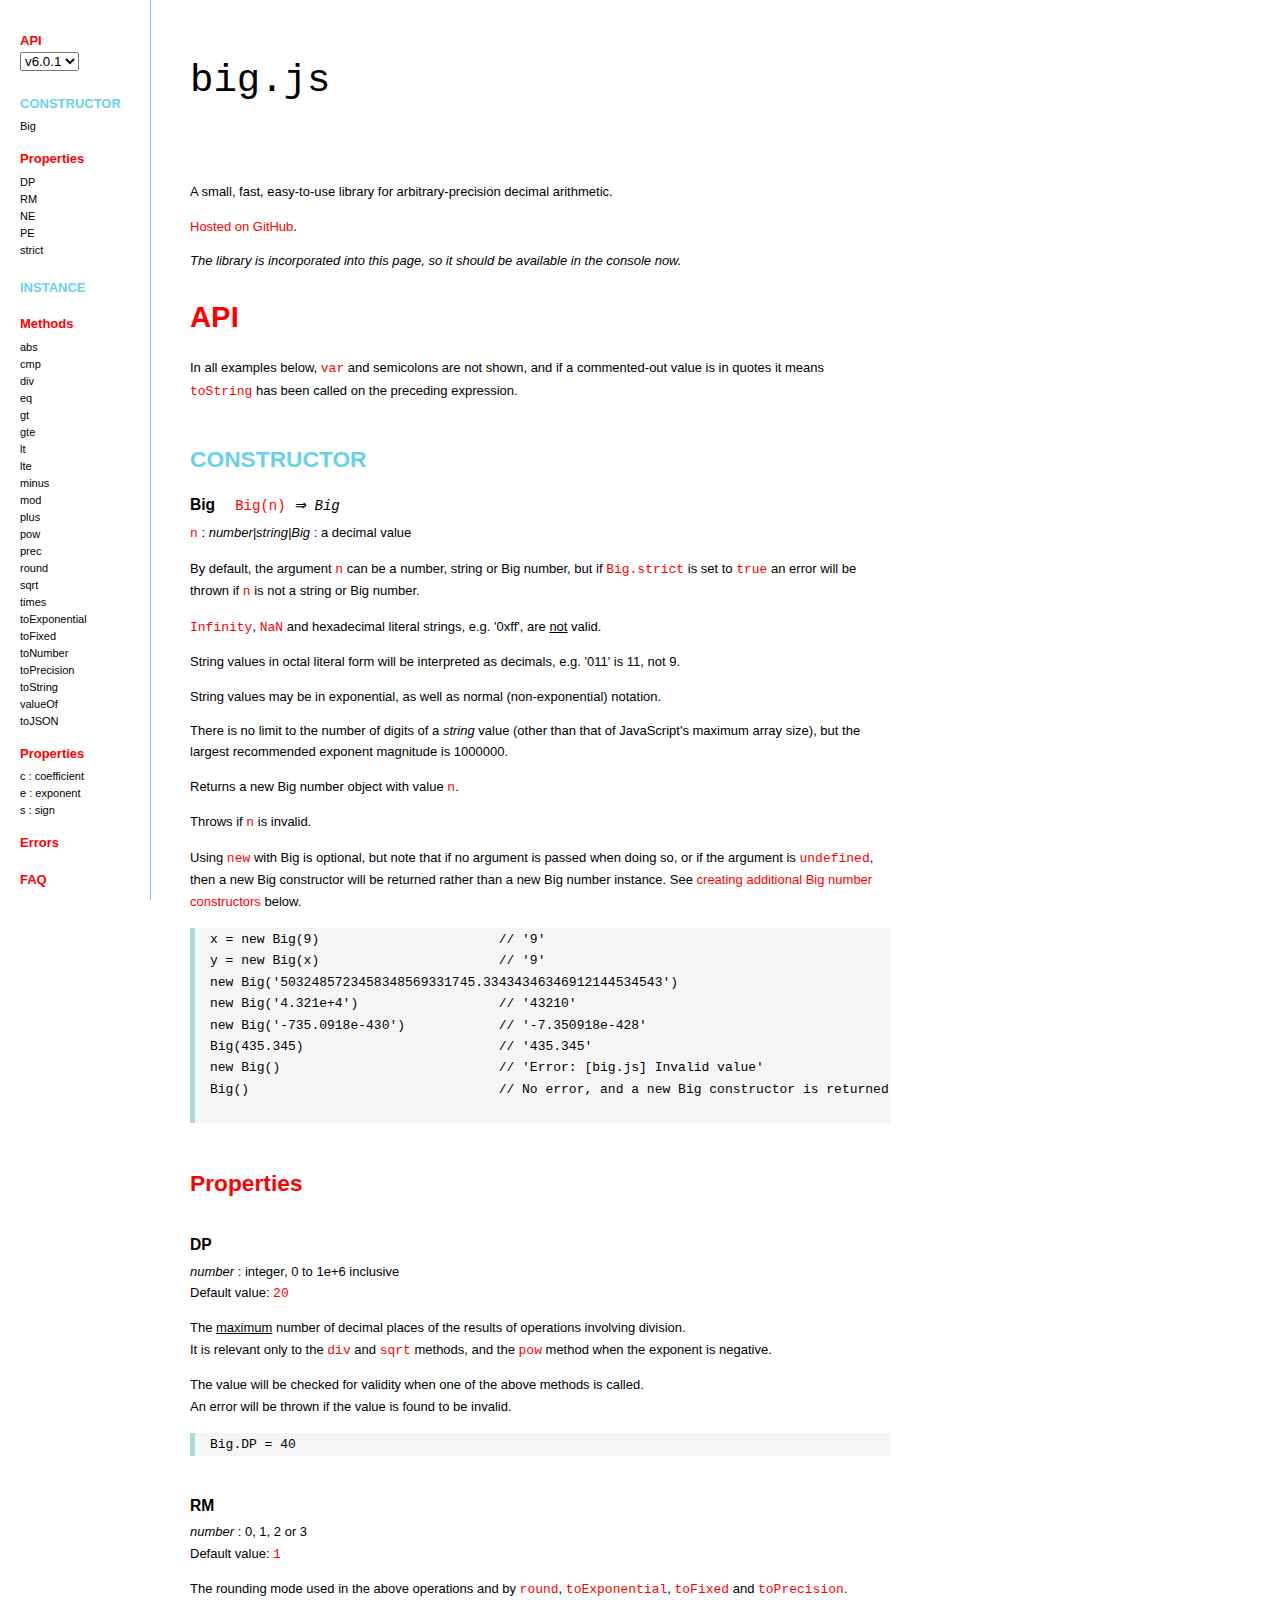
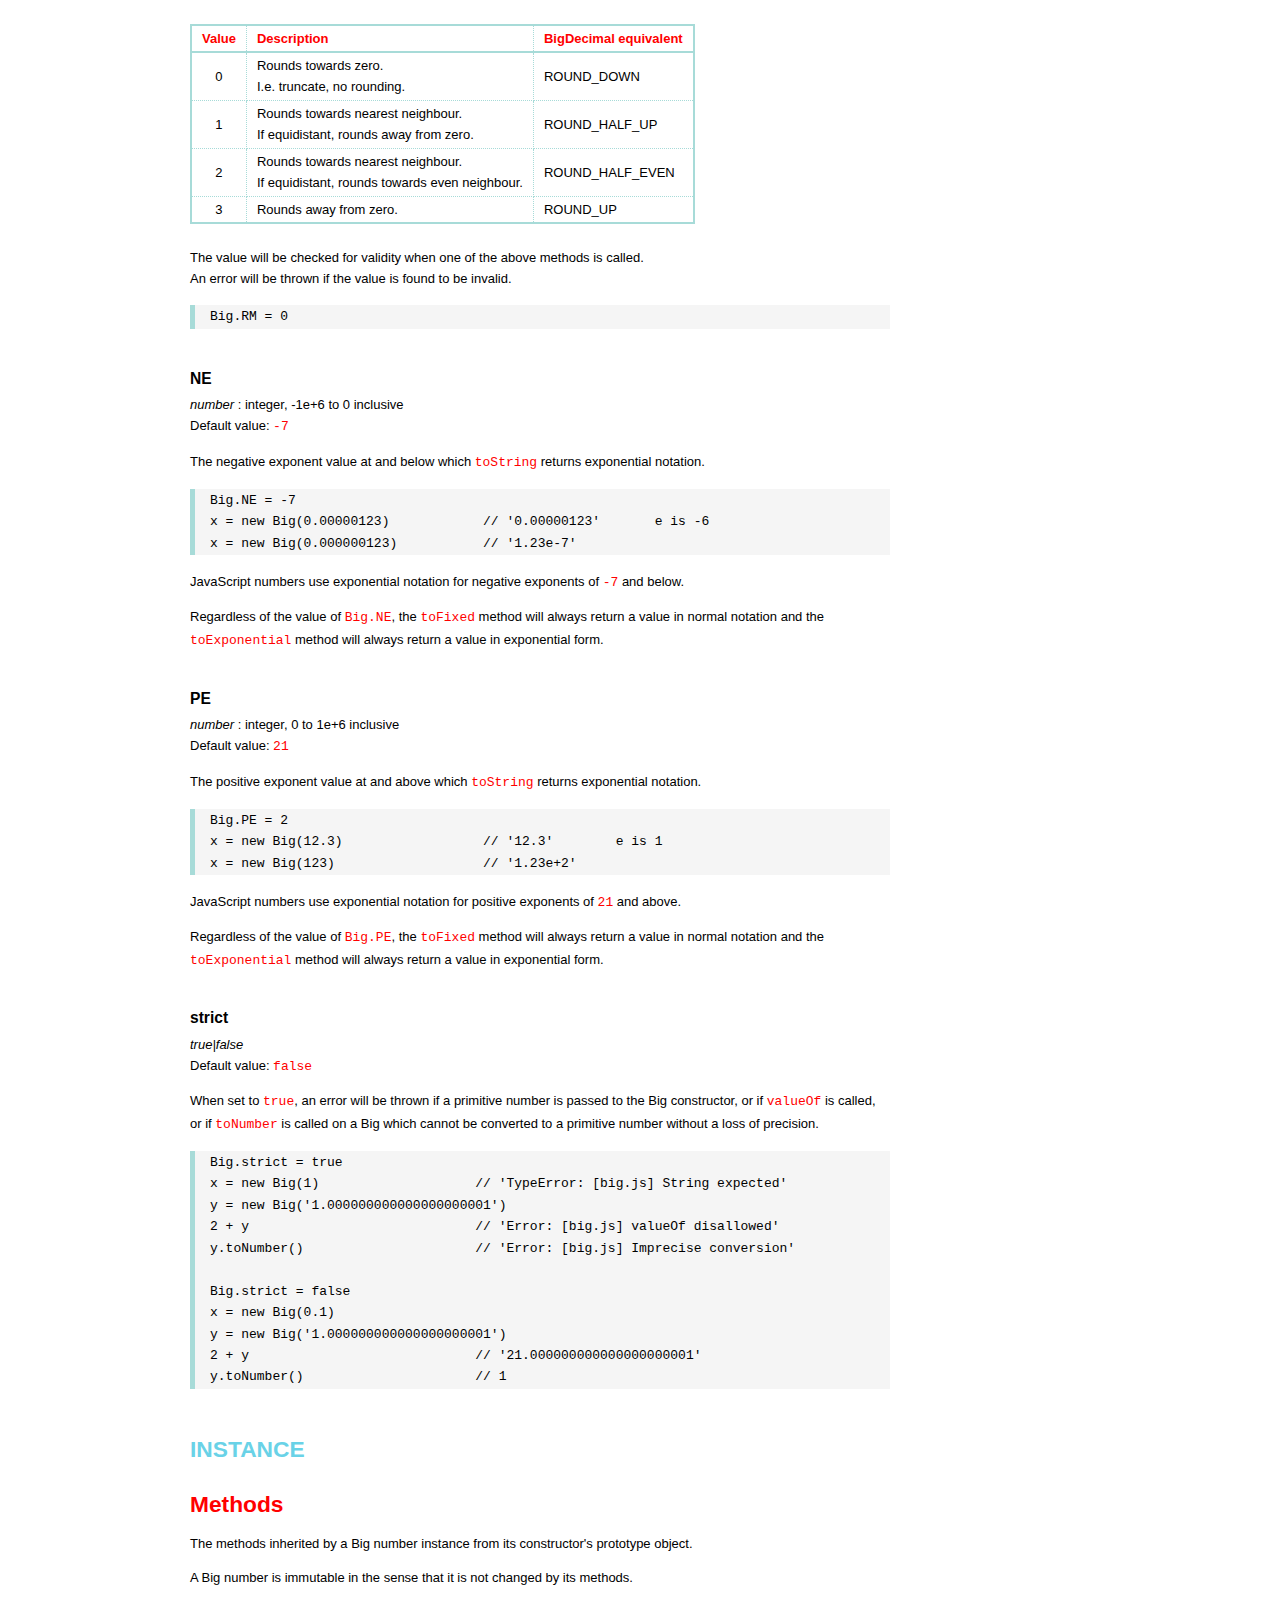
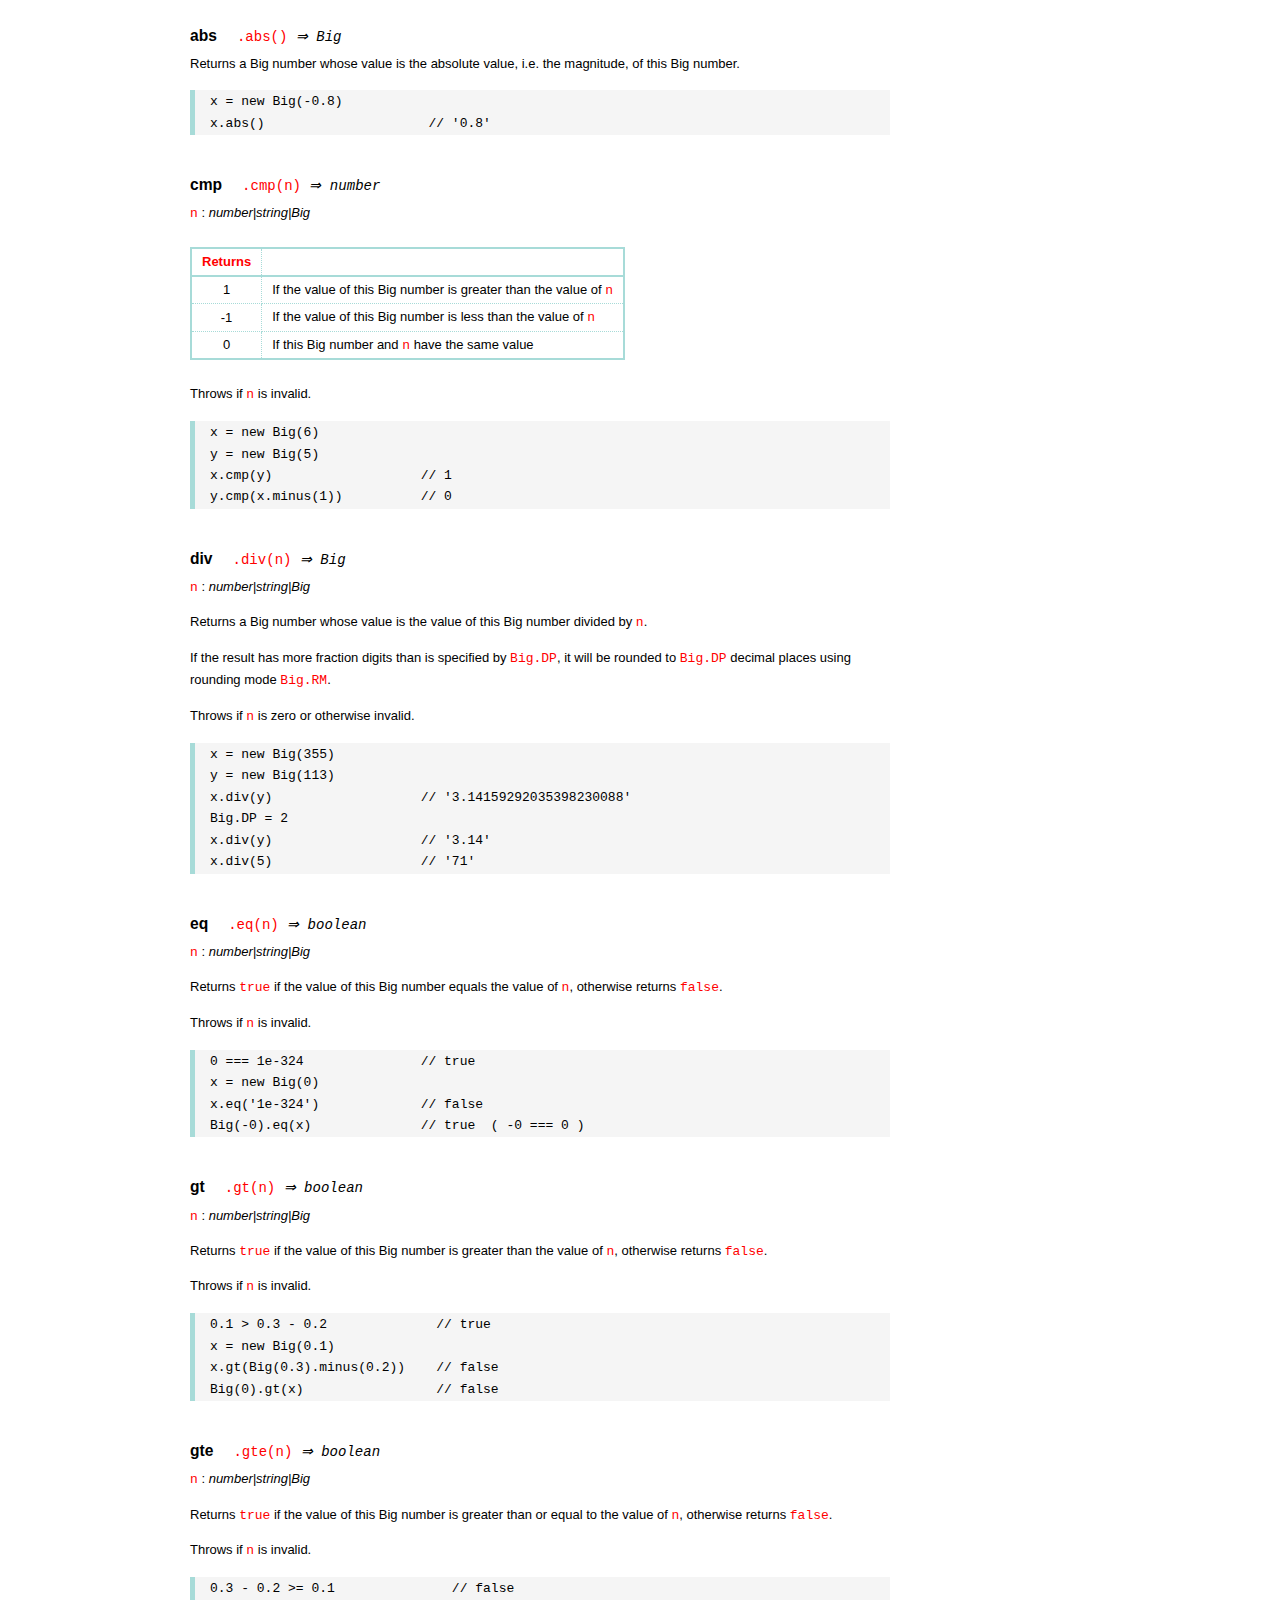
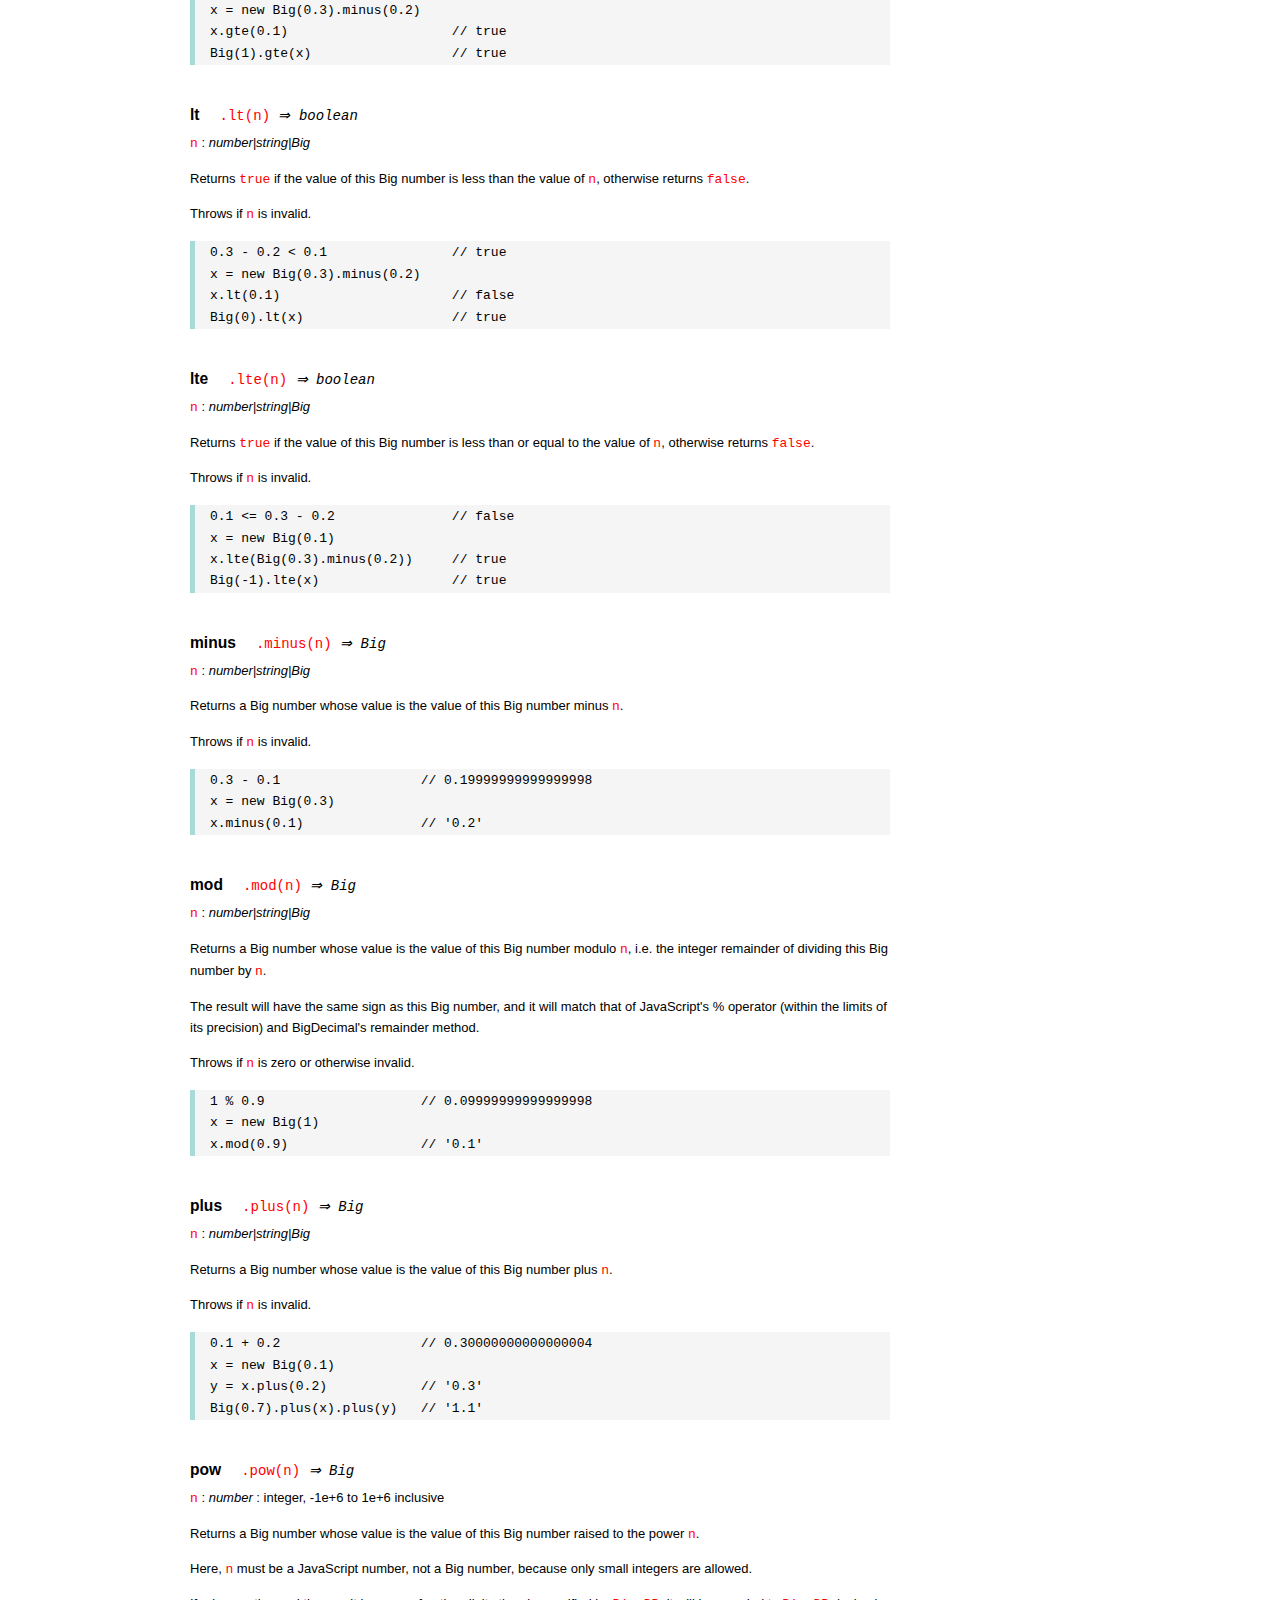
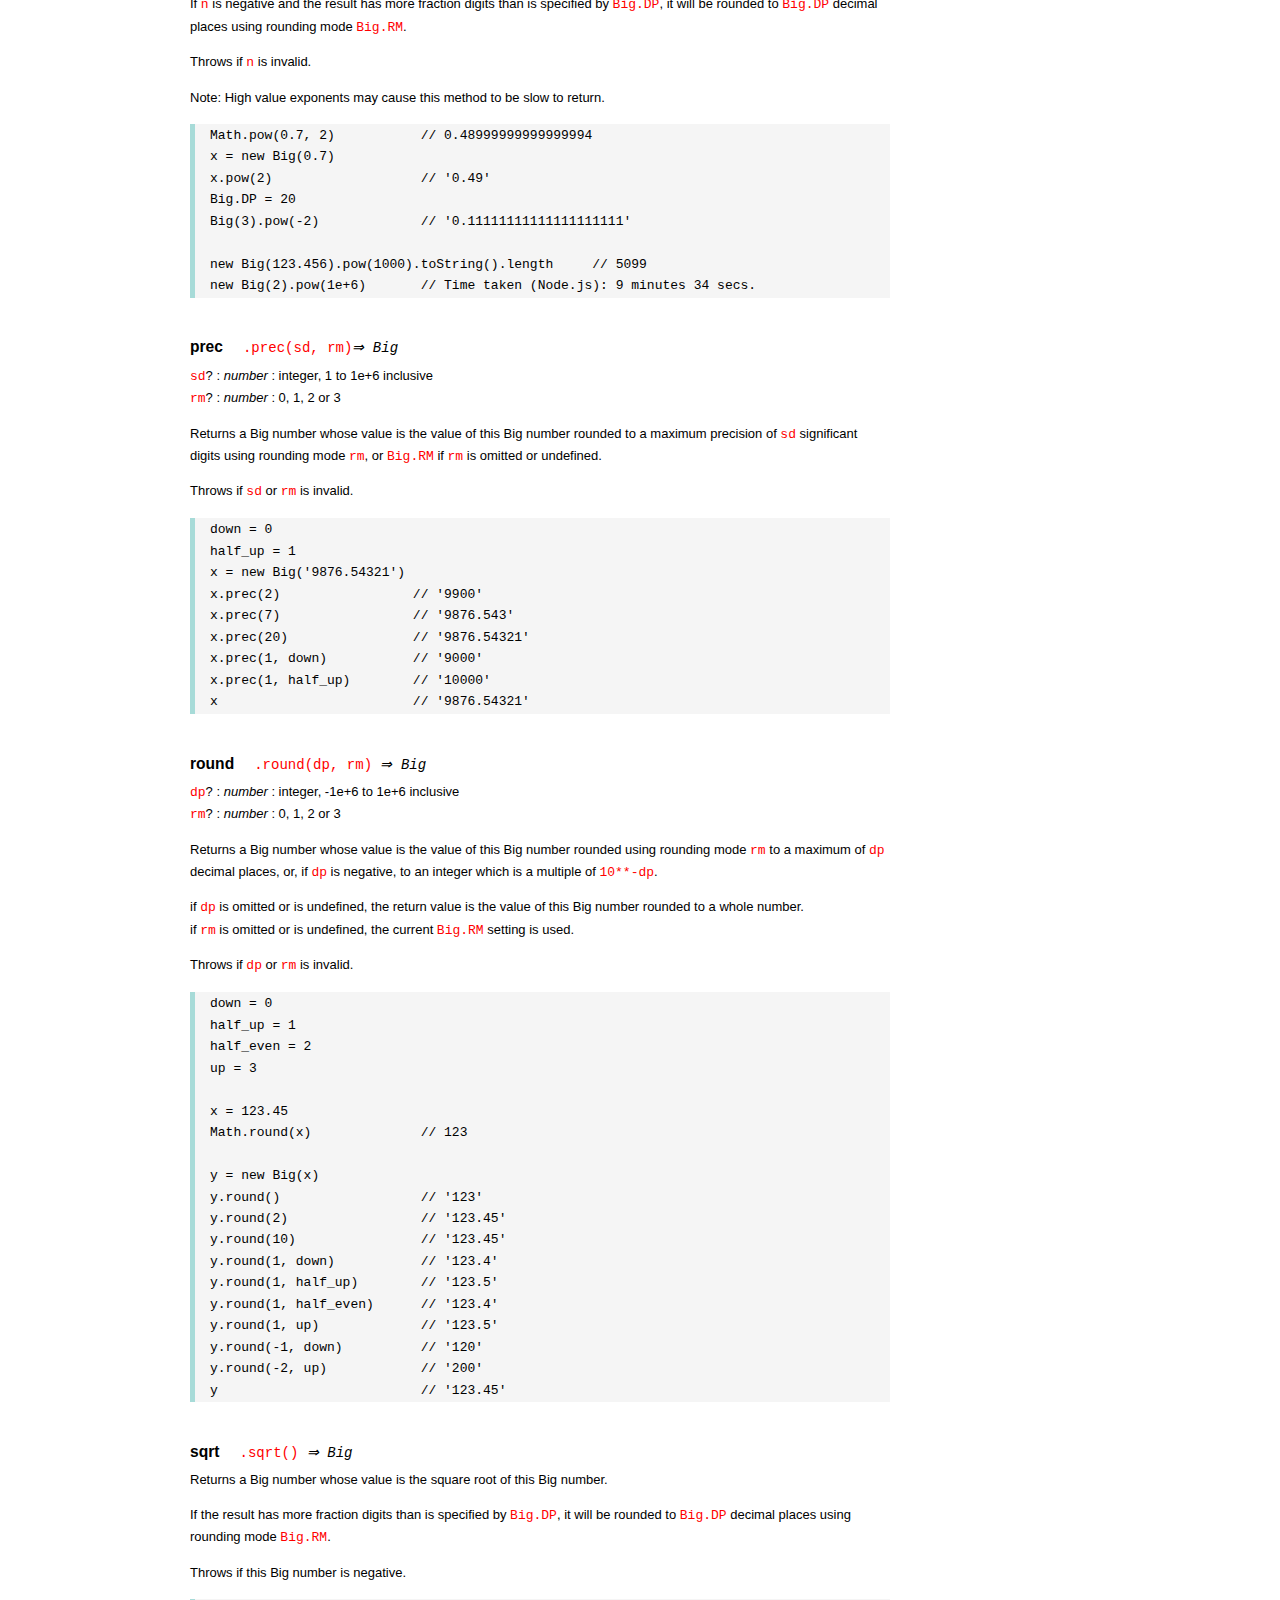
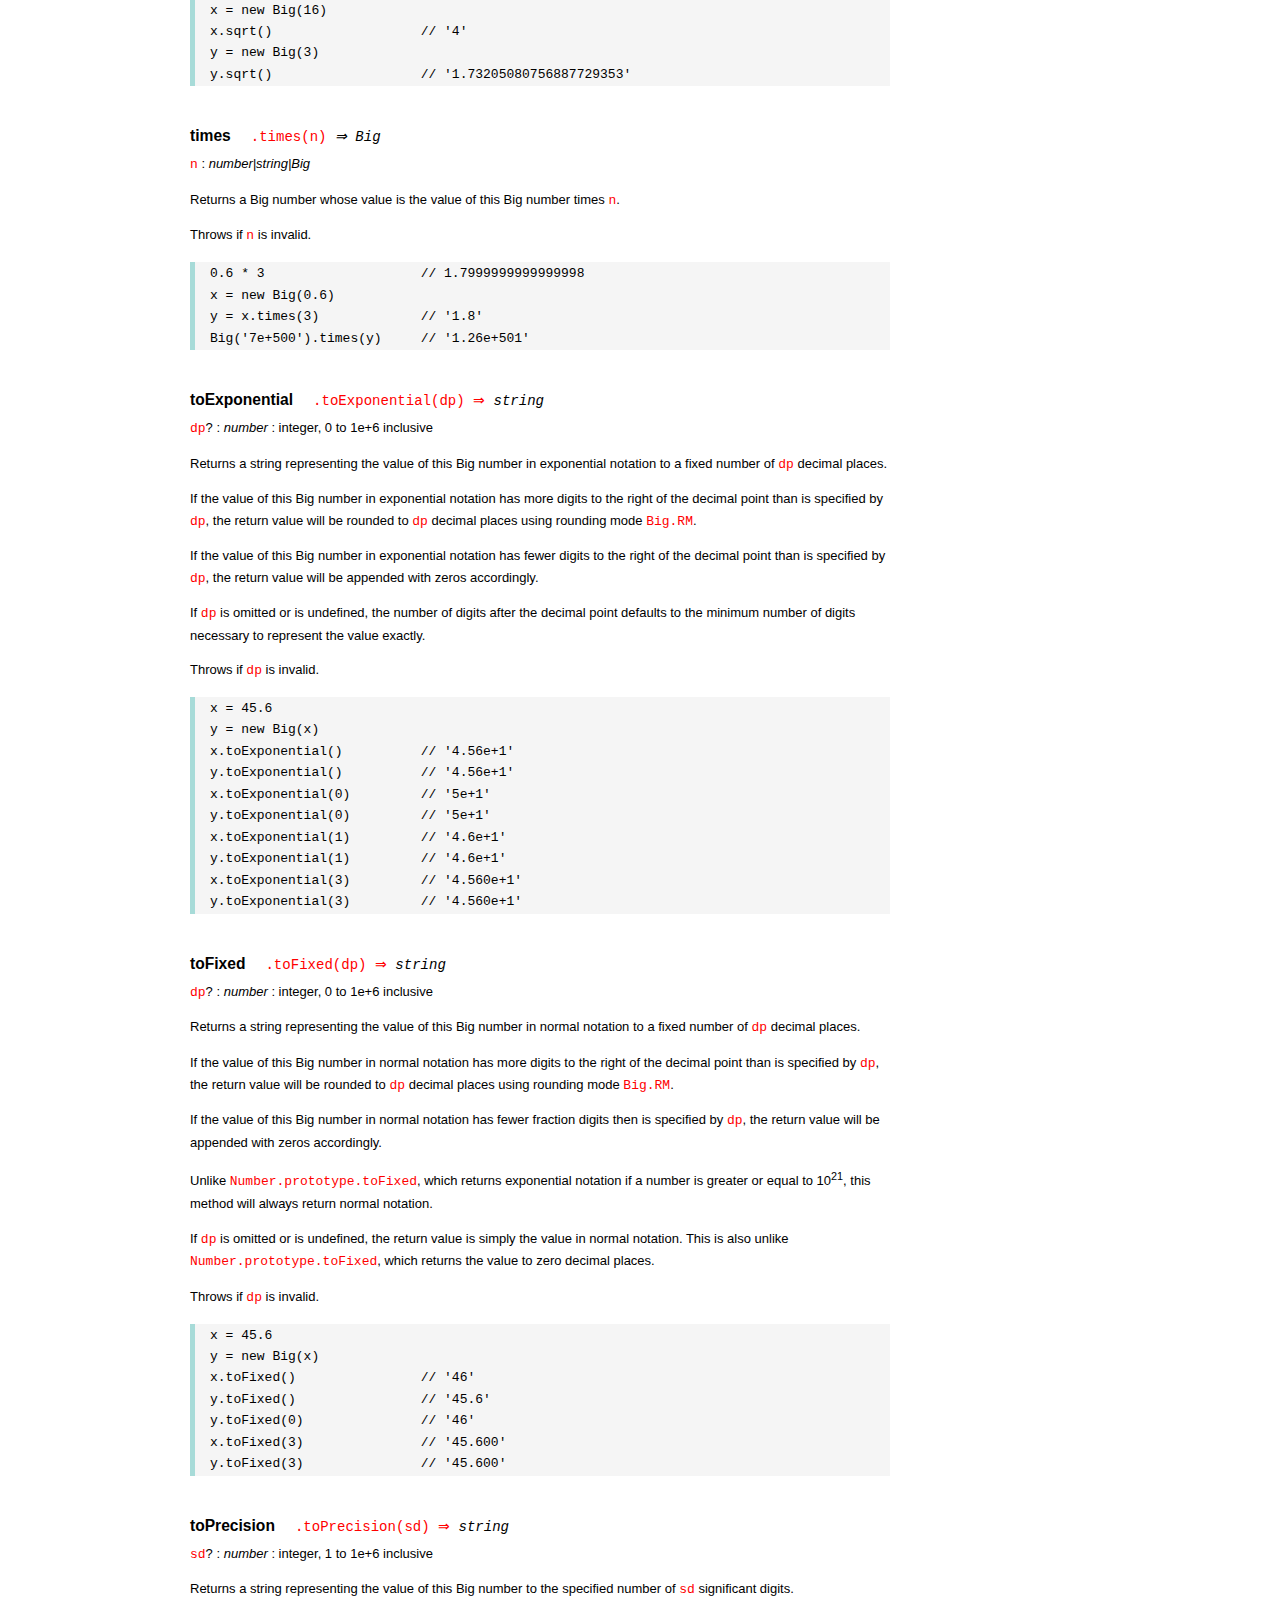
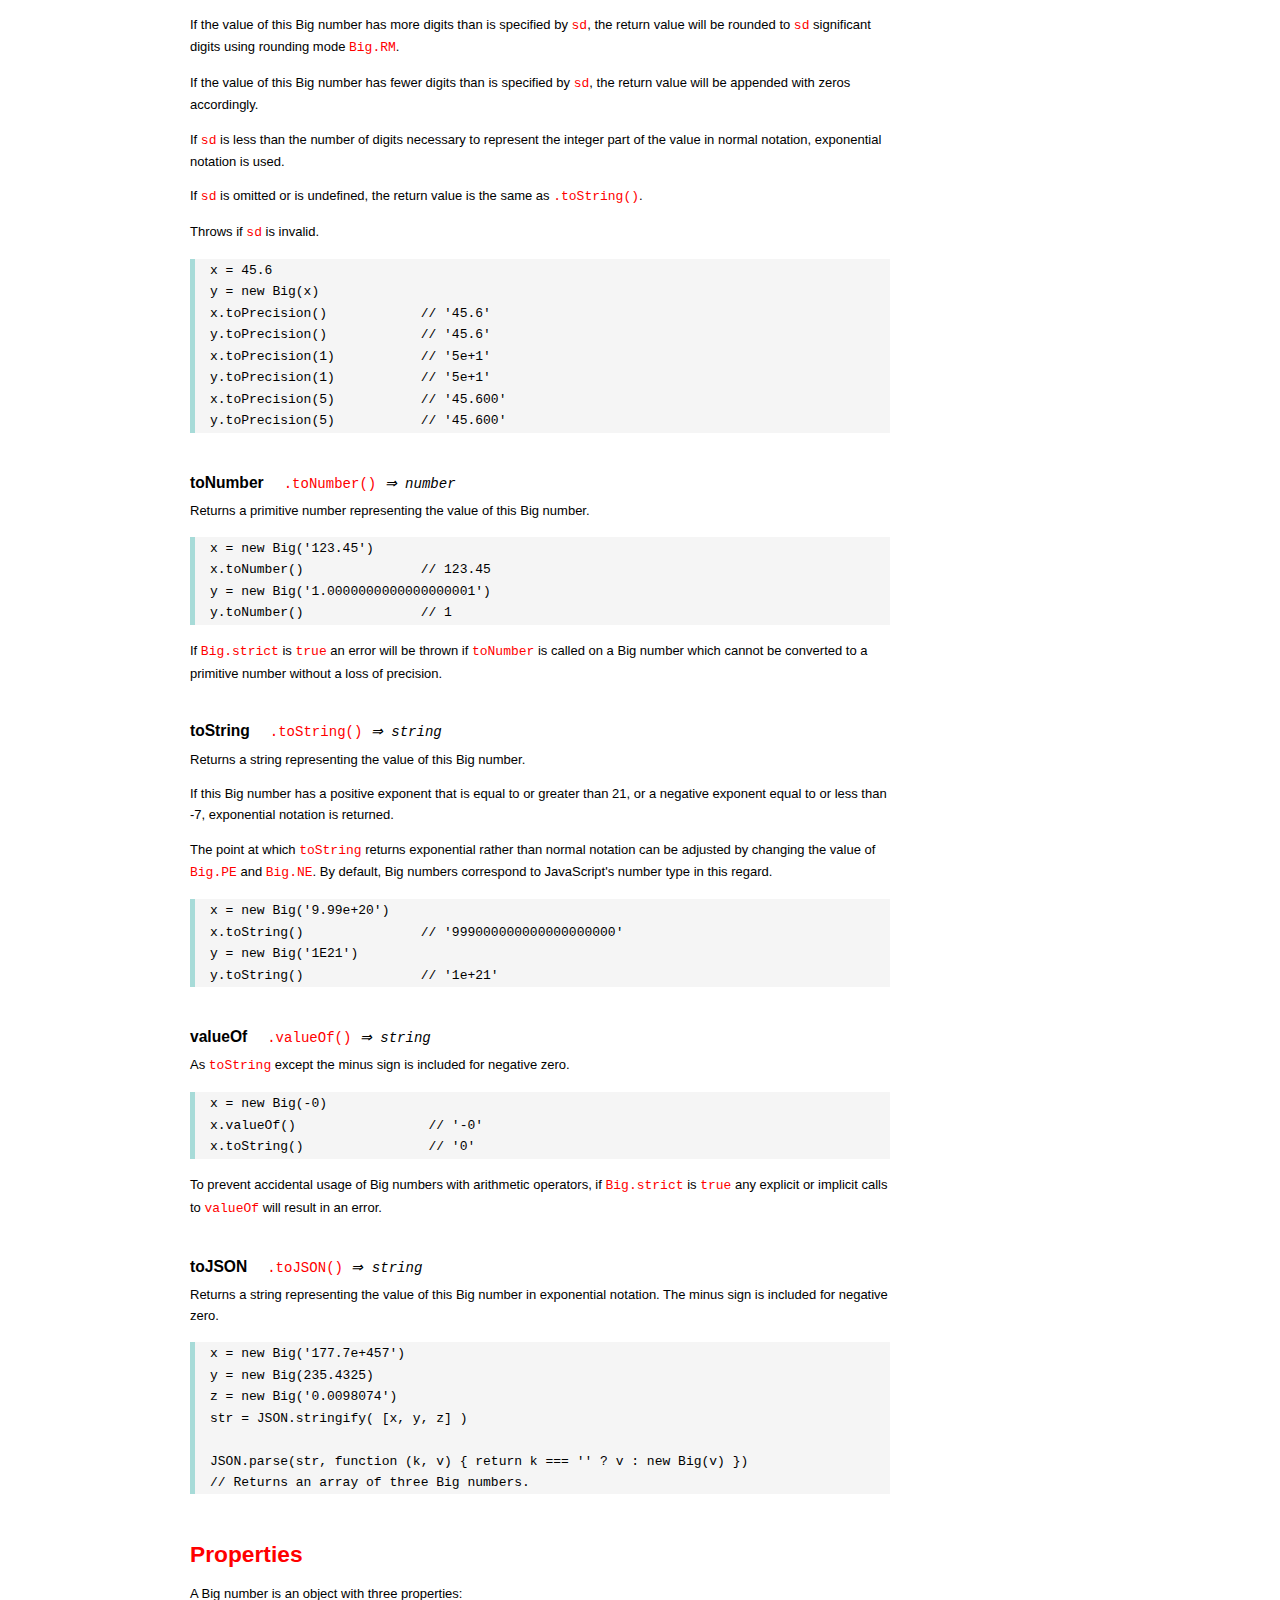
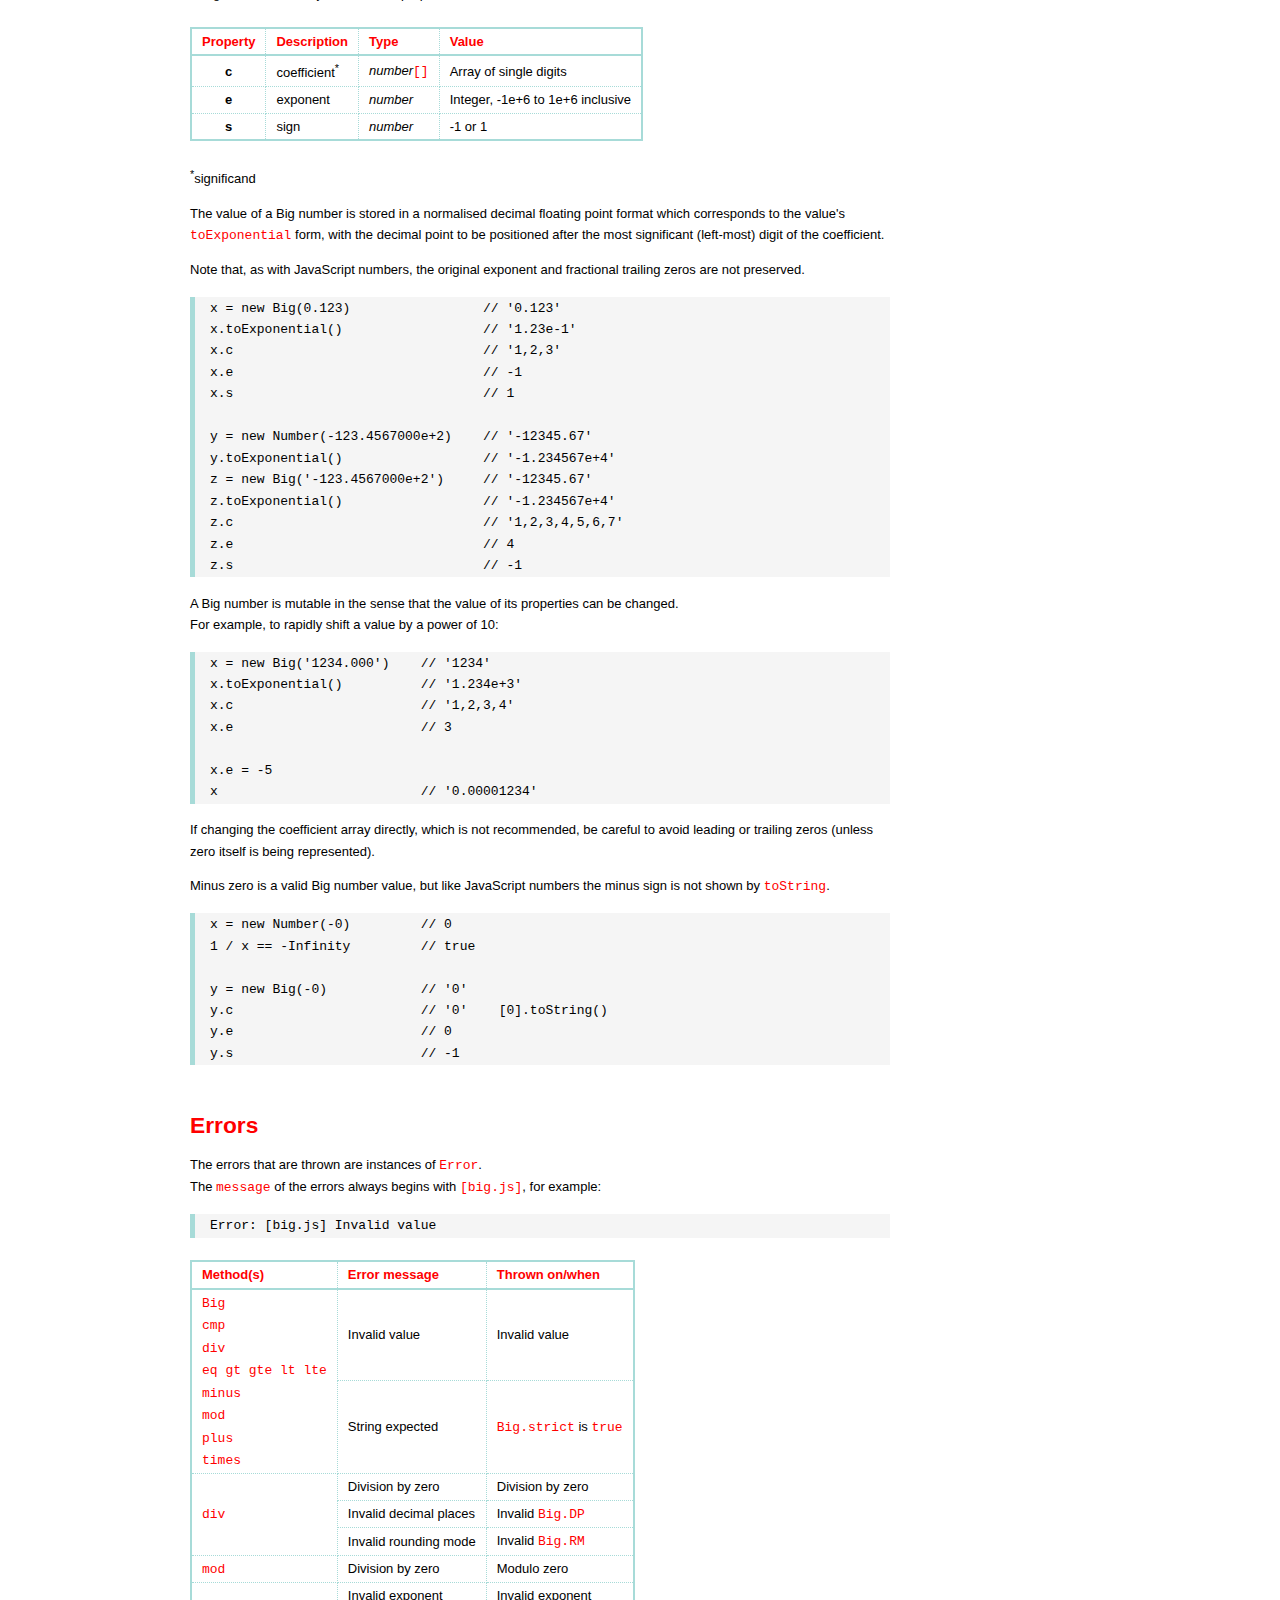
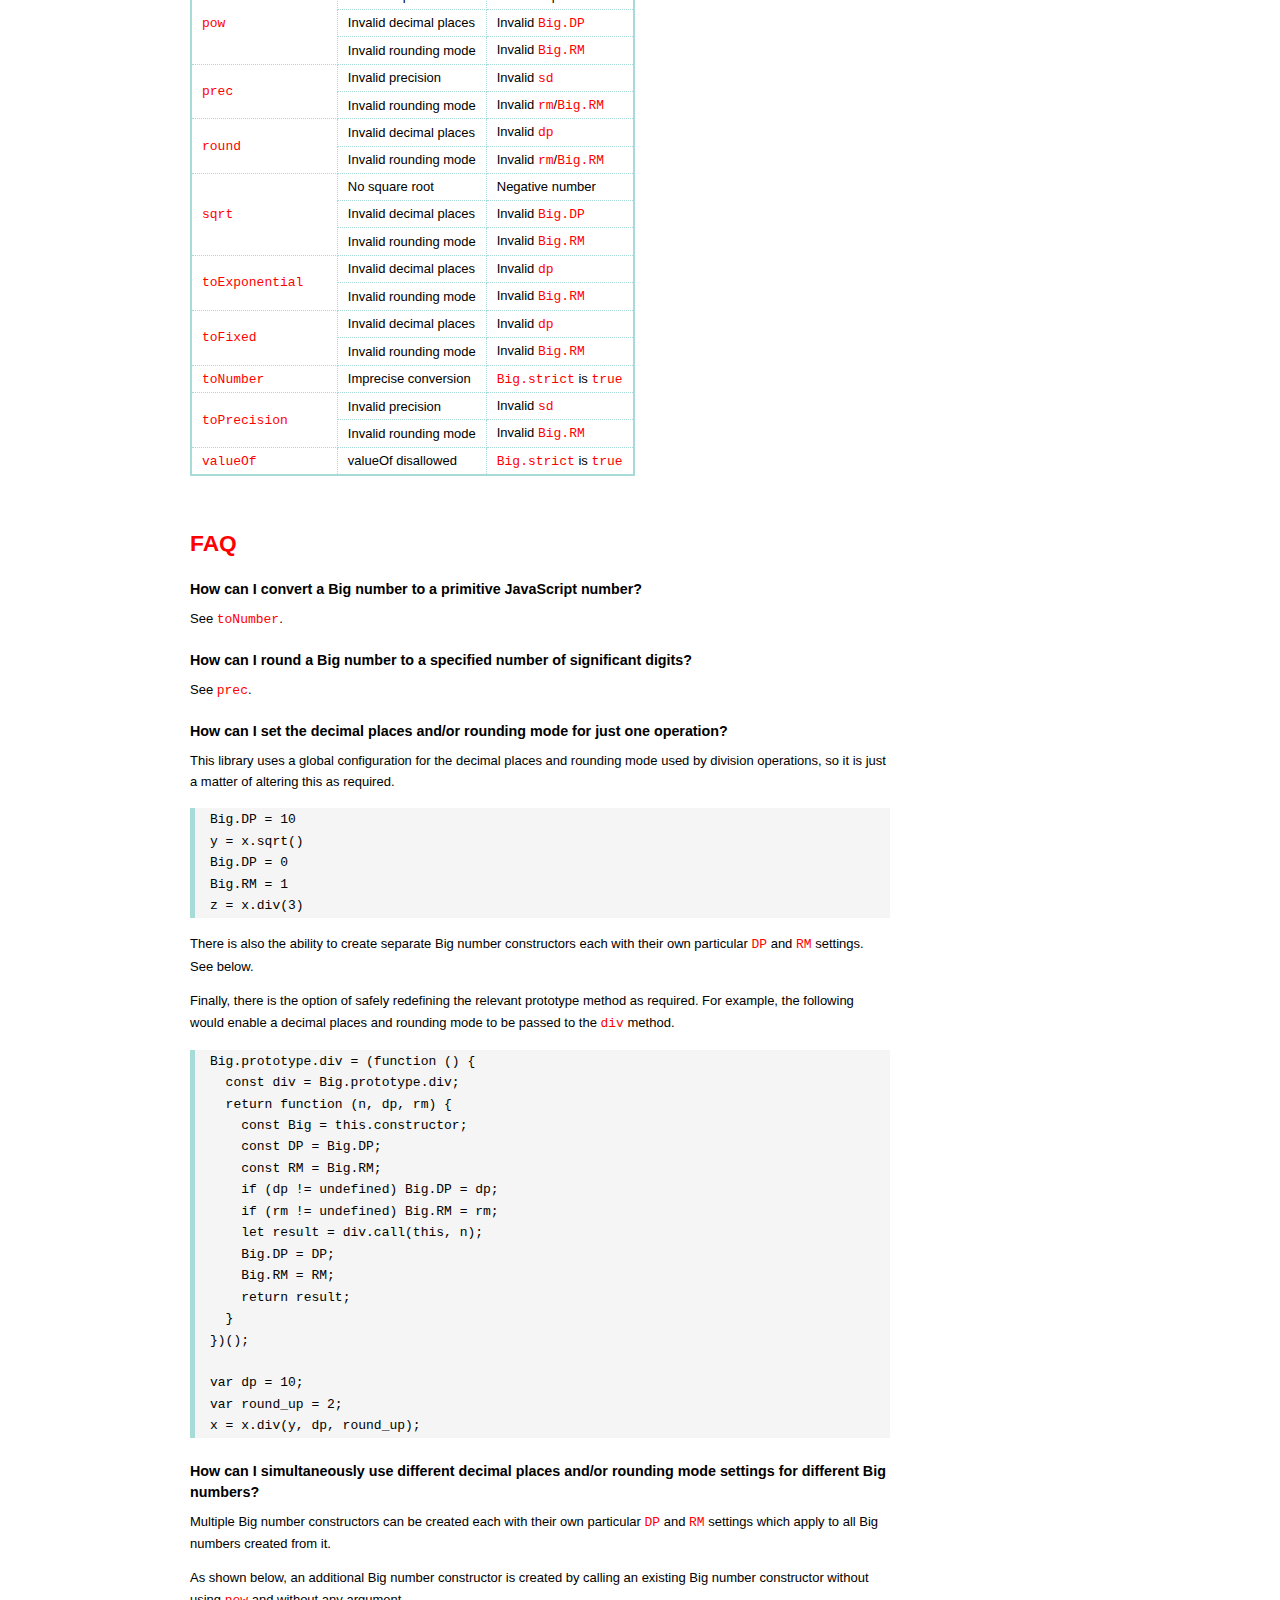
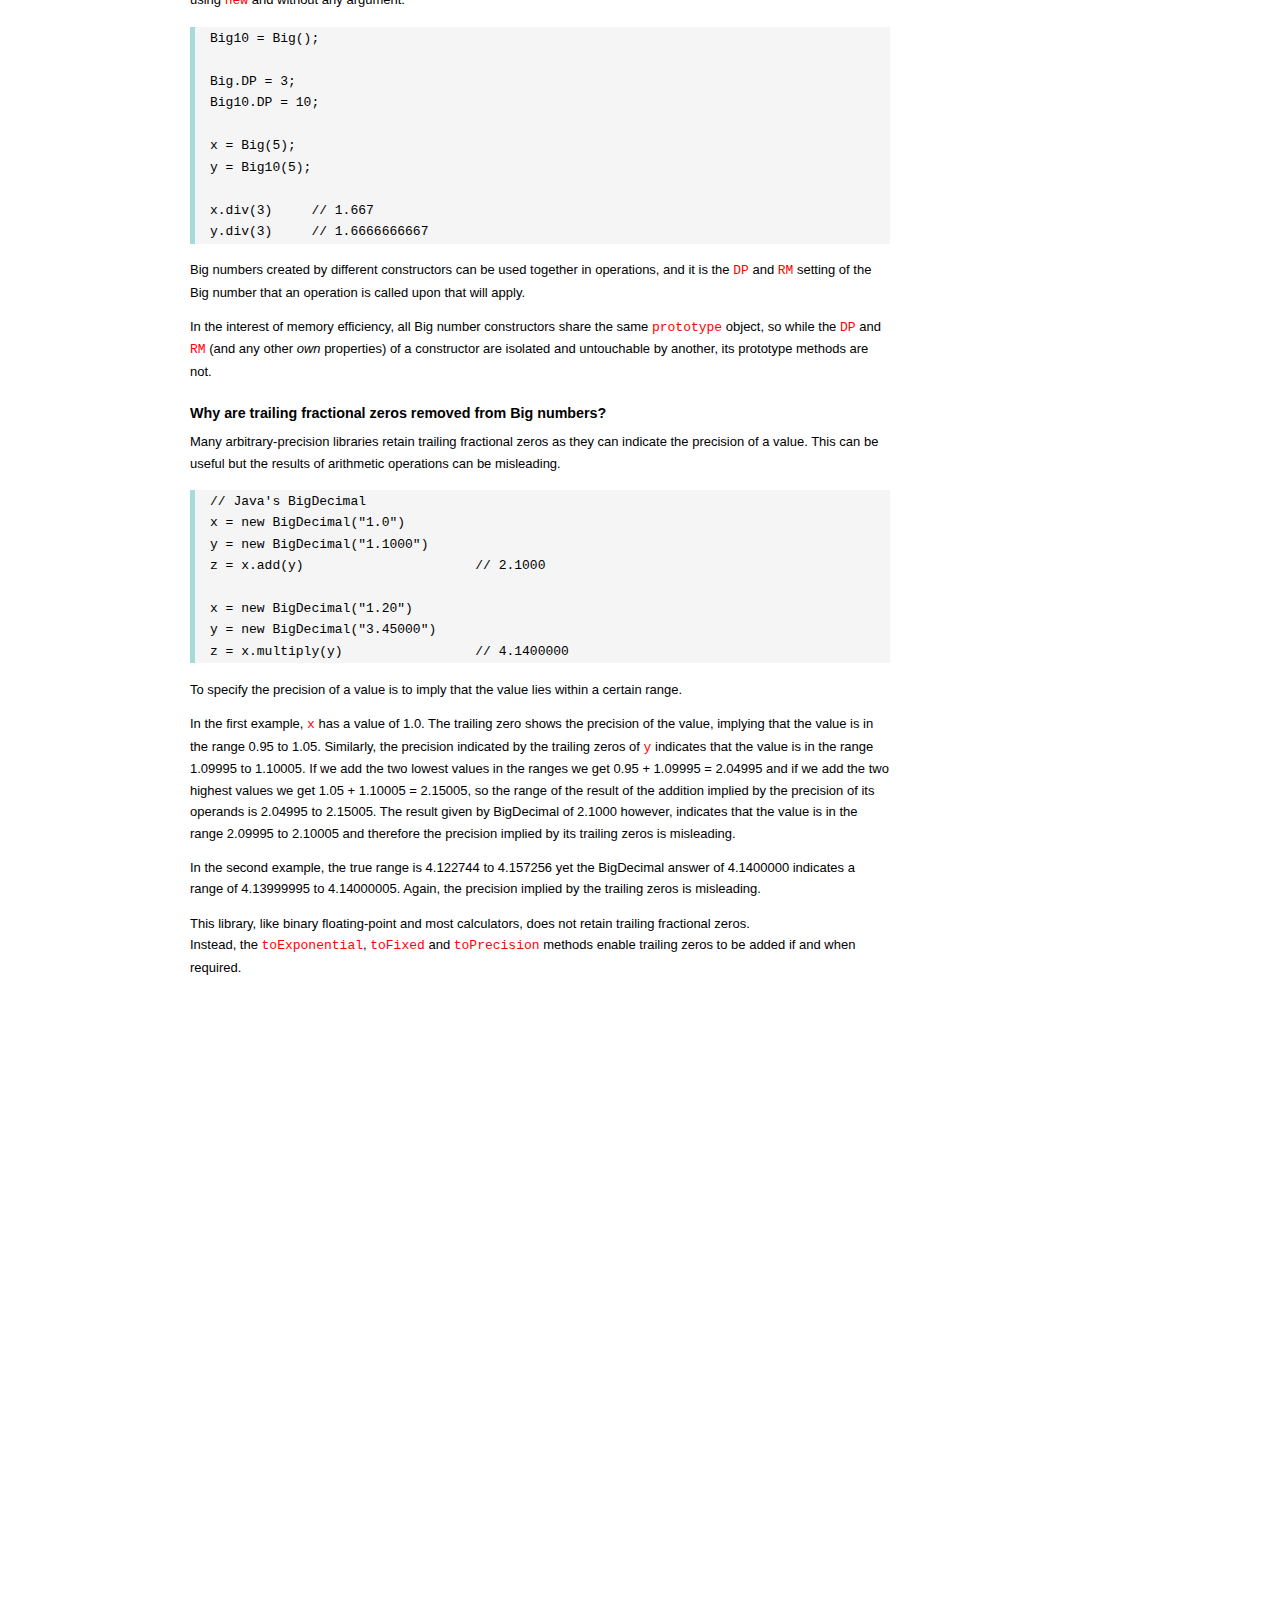
<file: js/big.js-master/docs/index.html>
<!DOCTYPE HTML>
<html>
<head>
  <meta charset="utf-8">
  <meta name="Author" content="M Mclaughlin">
  <title>big.js API</title>
  <style>
html{font-family:sans-serif;font-size:100%}
body{font-family:"Helvetica Neue",Helvetica,Arial,sans-serif;font-size:13px;
  line-height:1.65em;background:#fff;min-height:100%;margin:0}
body,i{color:#000}
.nav{background:#fff;position:fixed;top:0;bottom:0;left:0;width:130px;
  overflow-y:auto;padding:15px 0 30px 20px; border-right: 1px solid #69d2e7}
div.container{width:700px;margin:30px 0 50px 190px}
p{margin:0 0 1em;width:700px}
pre,ul{margin:1em 0}
h1,h2,h3,h4,h5{margin:0;padding:1.5em 0 0}
h1,h2{padding:.75em 0 1em}
h1{font:400 3em Consolas, monaco, monospace;color:#000;margin-bottom:1em}
h2{font-size:2.25em;color:#f00}
h3{font-size:1.75em;color:#69d2e7}
h4{font-size:1.75em;color:#f00;padding-bottom:.75em}
h5{font-size:1.2em;padding-bottom:.3em}
h6{font-size:1.1em;margin:0;padding:0.5em 0}
b{font-weight:700}
a,a:visited{color:#f00;text-decoration:none}
a:active,a:hover{outline:0;text-decoration:underline}
a:hover{text-decoration:underline}
.nav a,.nav b,.nav a:visited{display:block;color:#f00;font-weight:700;
  margin-top:15px}
.nav b{color:#69d2e7;margin-top:20px;cursor:default;width:auto}
ul{list-style-type:none;padding:0 0 0 20px}
.nav ul{line-height:14px;padding-left:0;margin:5px 0 0}
.nav ul a,.nav ul a:visited{display:inline;color:#000;font-family:Verdana,
  Geneva,sans-serif;font-size:11px;font-weight:400;margin:0}
.inset,ul.inset{margin-left:20px}
code.inset{font-size:.9em}
.nav li{cursor:pointer;width:auto;margin:0 0 3px}
span.alias{font-style:italic;margin-left:20px}
table{border-collapse:collapse;border-spacing:0;border:2px solid #a7dbd8;
  margin:1.75em 0;padding:0}
td,th{text-align:left;margin:0;padding:2px 10px;border:1px dotted #a7dbd8}
th{border-top:2px solid #a7dbd8;border-bottom:2px solid #a7dbd8;color:#f00}
pre{background:#f5f5f5;white-space:pre-wrap;word-wrap:break-word;
  border-left:5px solid #a7dbd8;padding:1px 0 1px 15px;margin:1.2em 0}
code,pre{font-family:Monaco,Consolas,"Lucida Console",monospace;
  font-weight:400}
.end{margin-bottom:25px}
code, .nav-title, .error{color:#f00}
.centre{text-align:center}

  </style>
</head>
<body>

  <div class="nav">

    <a class='nav-title' href="#">API</a>
    <select id="version" name="version" onchange="location.href=this.value;this.selectedIndex=0">
      <option value="" selected>v6.0.1</option>
      <option value="legacy/v5.2.x.html">v5.2.x</option>
      <option value="legacy/v5.1.x.html">v5.1.x</option>
      <option value="legacy/v5.0.x.html">v5.0.x</option>
      <option value="legacy/v4.x.x.html">v4.x.x</option>
      <option value="legacy/v3.2.x.html">v3.2.x</option>
      <option value="legacy/v3.1.x.html">v3.1.x</option>
      <option value="legacy/v3.0.x.html">v3.0.x</option>
      <option value="legacy/v2.x.x.html">v2.x.x</option>
      <option value="legacy/v1.x.x.html">v1.x.x</option>
    </select>

    <b> CONSTRUCTOR </b>
    <ul>
      <li><a href="#big">Big</a></li>
    </ul>

    <a href="#constructor-properties">Properties</a>
    <ul>
      <li><a href="#dp"    >DP</a></li>
      <li><a href="#rm"    >RM</a></li>
      <li><a href="#eneg"  >NE</a></li>
      <li><a href="#epos"  >PE</a></li>
      <li><a href="#strict">strict</a></li>
    </ul>

    <b> INSTANCE </b>

    <a href="#prototype-methods">Methods</a>
    <ul>
      <li><a href="#abs"    >abs</a></li>
      <li><a href="#cmp"    >cmp</a></li>
      <li><a href="#div"    >div</a></li>
      <li><a href="#eq"     >eq</a></li>
      <li><a href="#gt"     >gt</a></li>
      <li><a href="#gte"    >gte</a></li>
      <li><a href="#lt"     >lt</a></li>
      <li><a href="#lte"    >lte</a></li>
      <li><a href="#minus"  >minus</a></li>
      <li><a href="#mod"    >mod</a></li>
      <li><a href="#plus"   >plus</a></li>
      <li><a href="#pow"    >pow</a></li>
      <li><a href="#prec"   >prec</a></li>
      <li><a href="#round"  >round</a></li>
      <li><a href="#sqrt"   >sqrt</a></li>
      <li><a href="#times"  >times</a></li>
      <li><a href="#toE"    >toExponential</a></li>
      <li><a href="#toF"    >toFixed</a></li>
      <li><a href="#toN"    >toNumber</a></li>
      <li><a href="#toP"    >toPrecision</a></li>
      <li><a href="#toS"    >toString</a></li>
      <li><a href="#valueOf">valueOf</a></li>
      <li><a href="#toJSON" >toJSON</a></li>
    </ul>

    <a href="#instance-properties">Properties</a>
    <ul>
      <li><a href="#coefficient">c : coefficient</a></li>
      <li><a href="#exponent"   >e : exponent</a></li>
      <li><a href="#sign"       >s : sign</a></li>
    </ul>

    <a href="#Errors">Errors</a>

    <a class='end' href="#faq">FAQ</a>

  </div>

  <div class="container">

    <h1>big.js</h1>

    <p>
      A small, fast, easy-to-use library for arbitrary-precision decimal
      arithmetic.
    </p>

    <p><a href="https://github.com/MikeMcl/big.js/">Hosted on GitHub</a>.</p>
    <p>
      <i>
        The library is incorporated into this page, so it should be available in
        the console now.
      </i>
    </p>

    <h2>API</h2>

    <p>
      In all examples below, <code>var</code> and semicolons are not shown, and
      if a commented-out value is in quotes it means <code>toString</code> has
      been called on the preceding expression.
    </p>



    <h3>CONSTRUCTOR</h3>

    <h5 id="big">
      Big<code class='inset'>Big(n) <i>&rArr; Big</i></code>
    </h5>
    <p><code>n</code> : <i>number|string|Big</i> : a decimal value</p>
    <p>
      By default, the argument <code>n</code> can be a number, string or Big number,
      but if <a href='#strict'><code>Big.strict</code></a> is set to <code>true</code>
      an error will be thrown if <code>n</code> is not a string or Big number.
    </p>
    <p>
      <code>Infinity</code>, <code>NaN</code> and hexadecimal literal
      strings, e.g. '0xff', are <u>not</u> valid.
    </p>
    <p>
      String values in octal literal form will be interpreted as decimals,
      e.g. '011' is 11, not 9.
    </p>
    <p>
      String values may be in exponential, as well as normal (non-exponential)
      notation.
    </p>
    <p>
      There is no limit to the number of digits of a <em>string</em> value
      (other than that of JavaScript's maximum array size), but the largest
      recommended exponent magnitude is 1000000.
    </p>
    <p>Returns a new Big number object with value <code>n</code>.</p>
    <p>Throws if <code>n</code> is invalid.</p>
    <p>
      Using <code>new</code> with Big is optional, but note that if no argument
      is passed when doing so, or if the argument is <code>undefined</code>,
      then a new Big constructor will be returned rather than a new Big number
      instance. See <a href='#multiple'>creating additional Big number constructors</a>
      below.
    </p>
    <pre>
x = new Big(9)                       // '9'
y = new Big(x)                       // '9'
new Big('5032485723458348569331745.33434346346912144534543')
new Big('4.321e+4')                  // '43210'
new Big('-735.0918e-430')            // '-7.350918e-428'
Big(435.345)                         // '435.345'
new Big()                            // 'Error: [big.js] Invalid value'
Big()                                // No error, and a new Big constructor is returned
    </pre>



    <h4 id="constructor-properties">Properties</h4>

    <h5 id="dp">DP</h5>
    <p>
      <i>number</i> : integer, 0 to 1e+6 inclusive<br />
      Default value: <code>20</code>
    </p>
    <p>
      The <u>maximum</u> number of decimal places of the results of operations
      involving division.<br />
      It is relevant only to the <code>div</code> and <code>sqrt</code> methods,
      and the <code>pow</code> method when the exponent is negative.
    </p>
    <p>
      The value will be checked for validity when one of the above methods is
      called.<br /> An error will be thrown if the value is found to be invalid.
    </p>
    <pre>Big.DP = 40</pre>



    <h5 id="rm">RM</h5>
    <p>
      <i>number</i> : 0, 1, 2 or 3<br />
      Default value: <code>1</code>
    </p>
    <p>
      The rounding mode used in the above operations and by
      <a href='#round'><code>round</code></a>,
      <a href='#toE'><code>toExponential</code></a>,
      <a href='#toF'><code>toFixed</code></a> and
      <a href='#toP'><code>toPrecision</code></a>.
    </p>
    <table>
      <tr>
        <th>Value</th>
        <th>Description</th>
        <th>BigDecimal equivalent</th>
      </tr>
      <tr>
        <td class='centre'>0</td>
        <td>
          Rounds towards zero.<br />
          I.e. truncate, no rounding.
        </td>
        <td id="round-down">ROUND_DOWN</td>
      </tr>
      <tr>
        <td class='centre'>1</td>
        <td>
          Rounds towards nearest neighbour.<br />
          If equidistant, rounds away from zero.
        </td>
        <td id="round-half-up">ROUND_HALF_UP</td>
      </tr>
      <tr>
        <td class='centre'>2</td>
        <td>
          Rounds towards nearest neighbour.<br />
          If equidistant, rounds towards even neighbour.
        </td>
        <td id="round-half-even">ROUND_HALF_EVEN</td>
      </tr>
      <tr>
        <td class='centre'>3</td>
        <td>Rounds away from zero.</td>
        <td id="round-up">ROUND_UP</td>
      </tr>
    </table>
    <p>
      The value will be checked for validity when one of the above methods is
      called.<br /> An error will be thrown if the value is found to be invalid.
    </p>
    <pre>Big.RM = 0</pre>



    <h5 id="eneg">NE</h5>
    <p>
      <i>number</i> : integer, -1e+6 to 0 inclusive<br />
      Default value: <code>-7</code>
    </p>
    <p>
      The negative exponent value at and below which
      <a href='#toS'><code>toString</code></a> returns exponential notation.
    </p>
    <pre>
Big.NE = -7
x = new Big(0.00000123)            // '0.00000123'       e is -6
x = new Big(0.000000123)           // '1.23e-7'</pre>
    <p>
      JavaScript numbers use exponential notation for negative exponents of
      <code>-7</code> and below.
    </p>
    <p>
      Regardless of the value of <code>Big.NE</code>, the
      <a href='#toF'><code>toFixed</code></a> method will always return a value
      in normal notation and the <a href='#toE'><code>toExponential</code></a>
      method will always return a value in exponential form.
    </p>



    <h5 id="epos">PE</h5>
    <p>
      <i>number</i> : integer, 0 to 1e+6 inclusive<br />
      Default value: <code>21</code>
    </p>
    <p>
      The positive exponent value at and above which
      <a href='#toS'><code>toString</code></a> returns exponential notation.
    </p>
    <pre>
Big.PE = 2
x = new Big(12.3)                  // '12.3'        e is 1
x = new Big(123)                   // '1.23e+2'</pre>
    <p>
      JavaScript numbers use exponential notation for positive exponents of
      <code>21</code> and above.
    </p>
    <p>
      Regardless of the value of <code>Big.PE</code>, the
      <a href='#toF'><code>toFixed</code></a> method will always return a value
      in normal notation and the <a href='#toE'><code>toExponential</code></a>
      method will always return a value in exponential form.
    </p>



    <h5 id="strict">strict</h5>
    <p>
      <i>true|false</i><br />
      Default value: <code>false</code>
    </p>
    <p>
      When set to <code>true</code>, an error will be thrown if a primitive number
      is passed to the Big constructor, or if <a href='#valueOf'><code>valueOf</code></a>
      is called, or if <a href='#toN'><code>toNumber</code></a> is called on a Big
      which cannot be converted to a primitive number without a loss of precision.
    </p>
    <pre>
Big.strict = true
x = new Big(1)                    // 'TypeError: [big.js] String expected'
y = new Big('1.000000000000000000001')
2 + y                             // 'Error: [big.js] valueOf disallowed'
y.toNumber()                      // 'Error: [big.js] Imprecise conversion'

Big.strict = false
x = new Big(0.1)
y = new Big('1.000000000000000000001')
2 + y                             // '21.000000000000000000001'
y.toNumber()                      // 1</pre>



    <h3>INSTANCE</h3>

    <h4 id="prototype-methods">Methods</h4>
    <p>
      The methods inherited by a Big number instance from its constructor's
      prototype object.
    </p>
    <p>
      A Big number is immutable in the sense that it is not changed by its
      methods.
    </p>



    <h5 id="abs">abs<code class='inset'>.abs() <i>&rArr; Big</i></code></h5>
    <p>
      Returns a Big number whose value is the absolute value, i.e. the
      magnitude, of this Big number.
    </p>
    <pre>
x = new Big(-0.8)
x.abs()                     // '0.8'</pre>



    <h5 id="cmp">
      cmp<code class='inset'>.cmp(n) <i>&rArr; number</i></code>
    </h5>
    <p><code>n</code> : <i>number|string|Big</i><br /></p>
    <table>
      <tr>
        <th>Returns</th>
        <th colspan=2>&nbsp;</th>
      </tr>
      <tr>
        <td class='centre'>1</td>
        <td>
          If the value of this Big number is greater than the value of
          <code>n</code>
        </td>
      </tr>
      <tr>
        <td class='centre'>-1</td>
        <td>
          If the value of this Big number is less than the value of
          <code>n</code>
        </td>
      </tr>
      <tr>
        <td class='centre'>0</td>
        <td>If this Big number and <code>n</code> have the same value</td>
      </tr>
    </table>
    <p>Throws if <code>n</code> is invalid.</p>
    <pre>
x = new Big(6)
y = new Big(5)
x.cmp(y)                   // 1
y.cmp(x.minus(1))          // 0</pre>



    <h5 id="div">div<code class='inset'>.div(n) <i>&rArr; Big</i></code></h5>
    <p><code>n</code> : <i>number|string|Big</i><br /></p>
    <p>
      Returns a Big number whose value is the value of this Big number divided
      by <code>n</code>.
    </p>
    <p>
      If the result has more fraction digits than is specified by
      <a href='#dp'><code>Big.DP</code></a>, it will be rounded to
      <a href='#dp'><code>Big.DP</code></a> decimal places using rounding mode
      <a href='#rm'><code>Big.RM</code></a>.
    </p>
    <p>Throws if <code>n</code> is zero or otherwise invalid.</p>
    <pre>
x = new Big(355)
y = new Big(113)
x.div(y)                   // '3.14159292035398230088'
Big.DP = 2
x.div(y)                   // '3.14'
x.div(5)                   // '71'</pre>



    <h5 id="eq">eq<code class='inset'>.eq(n) <i>&rArr; boolean</i></code></h5>
    <p><code>n</code> : <i>number|string|Big</i></p>
    <p>
      Returns <code>true</code> if the value of this Big number equals the value
      of <code>n</code>, otherwise returns <code>false</code>.
    </p>
    <p>Throws if <code>n</code> is invalid.</p>
    <pre>
0 === 1e-324               // true
x = new Big(0)
x.eq('1e-324')             // false
Big(-0).eq(x)              // true  ( -0 === 0 )</pre>



    <h5 id="gt">
      gt<code class='inset'>.gt(n) <i>&rArr; boolean</i></code>
    </h5>
    <p><code>n</code> : <i>number|string|Big</i></p>
    <p>
      Returns <code>true</code> if the value of this Big number is greater than
      the value of <code>n</code>, otherwise returns <code>false</code>.
    </p>
    <p>Throws if <code>n</code> is invalid.</p>
    <pre>
0.1 &gt; 0.3 - 0.2              // true
x = new Big(0.1)
x.gt(Big(0.3).minus(0.2))    // false
Big(0).gt(x)                 // false</pre>



    <h5 id="gte">
      gte<code class='inset'>.gte(n) <i>&rArr; boolean</i></code>
    </h5>
    <p><code>n</code> : <i>number|string|Big</i></p>
    <p>
      Returns <code>true</code> if the value of this Big number is greater than
      or equal to the value of <code>n</code>, otherwise returns
      <code>false</code>.
    </p>
    <p>Throws if <code>n</code> is invalid.</p>
    <pre>
0.3 - 0.2 &gt;= 0.1               // false
x = new Big(0.3).minus(0.2)
x.gte(0.1)                     // true
Big(1).gte(x)                  // true</pre>



    <h5 id="lt">
      lt<code class='inset'>.lt(n) <i>&rArr; boolean</i></code>
    </h5>
    <p><code>n</code> : <i>number|string|Big</i></p>
    <p>
      Returns <code>true</code> if the value of this Big number is less than the
      value of <code>n</code>, otherwise returns <code>false</code>.
    </p>
    <p>Throws if <code>n</code> is invalid.</p>
    <pre>
0.3 - 0.2 &lt; 0.1                // true
x = new Big(0.3).minus(0.2)
x.lt(0.1)                      // false
Big(0).lt(x)                   // true</pre>



    <h5 id="lte">
      lte<code class='inset'>.lte(n) <i>&rArr; boolean</i></code>
    </h5>
    <p><code>n</code> : <i>number|string|Big</i></p>
    <p>
      Returns <code>true</code> if the value of this Big number is less than or
      equal to the value of <code>n</code>, otherwise returns
      <code>false</code>.
    </p>
    <p>Throws if <code>n</code> is invalid.</p>
    <pre>
0.1 &lt;= 0.3 - 0.2               // false
x = new Big(0.1)
x.lte(Big(0.3).minus(0.2))     // true
Big(-1).lte(x)                 // true</pre>



    <h5 id="minus">
      minus<code class='inset'>.minus(n) <i>&rArr; Big</i></code>
    </h5>
    <p><code>n</code> : <i>number|string|Big</i></p>
    <p>
      Returns a Big number whose value is the value of this Big number minus
      <code>n</code>.
    </p>
    <p>Throws if <code>n</code> is invalid.</p>
    <pre>
0.3 - 0.1                  // 0.19999999999999998
x = new Big(0.3)
x.minus(0.1)               // '0.2'</pre>



    <h5 id="mod">mod<code class='inset'>.mod(n) <i>&rArr; Big</i></code></h5>
    <p><code>n</code> : <i>number|string|Big</i></p>
    <p>
      Returns a Big number whose value is the value of this Big number modulo
      <code>n</code>, i.e. the integer remainder of dividing this Big number by
      <code>n</code>.
    </p>
    <p>
      The result will have the same sign as this Big number, and it will match
      that of JavaScript's % operator (within the limits of its precision) and
      BigDecimal's remainder method.
    </p>
     <p>Throws if <code>n</code> is zero or otherwise invalid.</p>
    <pre>
1 % 0.9                    // 0.09999999999999998
x = new Big(1)
x.mod(0.9)                 // '0.1'</pre>



    <h5 id="plus">
      plus<code class='inset'>.plus(n) <i>&rArr; Big</i></code>
    </h5>
    <p><code>n</code> : <i>number|string|Big</i></p>
    <p>
      Returns a Big number whose value is the value of this Big number plus
      <code>n</code>.
    </p>
    <p>Throws if <code>n</code> is invalid.</p>
    <pre>
0.1 + 0.2                  // 0.30000000000000004
x = new Big(0.1)
y = x.plus(0.2)            // '0.3'
Big(0.7).plus(x).plus(y)   // '1.1'</pre>



    <h5 id="pow">pow<code class='inset'>.pow(n) <i>&rArr; Big</i></code>
    </h5>
    <p>
      <code>n</code> : <i>number</i> : integer, -1e+6 to 1e+6 inclusive
    </p>
    <p>
      Returns a Big number whose value is the value of this Big number raised to
      the power <code>n</code>.
    </p>
    <p>
      Here, <code>n</code> must be a JavaScript number, not a Big number,
      because only small integers are allowed.
    </p>
    <p>
      If <code>n</code> is negative and the result has more fraction digits
      than is specified by <a href='#dp'><code>Big.DP</code></a>, it will be
      rounded to <a href='#dp'><code>Big.DP</code></a> decimal places using
      rounding mode <a href='#rm'><code>Big.RM</code></a>.
    </p>
    <p>
      Throws if <code>n</code> is invalid.
    </p>
    <p>
      Note: High value exponents may cause this method to be slow to return.
    </p>
    <pre>
Math.pow(0.7, 2)           // 0.48999999999999994
x = new Big(0.7)
x.pow(2)                   // '0.49'
Big.DP = 20
Big(3).pow(-2)             // '0.11111111111111111111'

new Big(123.456).pow(1000).toString().length     // 5099
new Big(2).pow(1e+6)       // Time taken (Node.js): 9 minutes 34 secs.</pre>



    <h5 id="prec">prec<code class='inset'>.prec(sd, rm)<i>&rArr; Big</i></code></h5>
    <p>
      <code>sd</code>? : <i>number</i> : integer, 1 to 1e+6 inclusive
      <br />
      <code>rm</code>? : <i>number</i> : 0, 1, 2 or 3
    </p>
    <p>
      Returns a Big number whose value is the value of this Big number rounded
      to a maximum precision of <code>sd</code> significant digits using rounding mode
      <code>rm</code>, or <a href='#rm'><code>Big.RM</code></a> if <code>rm</code> is
      omitted or undefined.
    </p>
    <p>
      Throws if <code>sd</code> or <code>rm</code> is invalid.
    </p>
    <pre>
down = 0
half_up = 1
x = new Big('9876.54321')
x.prec(2)                 // '9900'
x.prec(7)                 // '9876.543'
x.prec(20)                // '9876.54321'
x.prec(1, down)           // '9000'
x.prec(1, half_up)        // '10000'
x                         // '9876.54321'</pre>



    <h5 id="round">
      round<code class='inset'>.round(dp, rm)
      <i>&rArr; Big</i></code>
    </h5>
    <p>
      <code>dp</code>? : <i>number</i> : integer, -1e+6 to 1e+6 inclusive
      <br />
      <code>rm</code>? : <i>number</i> : 0, 1, 2 or 3
    </p>
    <p>
      Returns a Big number whose value is the value of this Big number rounded
      using rounding mode <code>rm</code> to a maximum of <code>dp</code>
      decimal places, or, if <code>dp</code> is negative, to an integer which
      is a multiple of <code>10**-dp</code>.
    </p>
    <p>
      if <code>dp</code> is omitted or is undefined, the return value is the value of this Big
      number rounded to a whole number.<br />
      if <code>rm</code> is omitted or is undefined, the current
      <a href='#rm'><code>Big.RM</code></a> setting is used.
    </p>
    <p>
      Throws if <code>dp</code> or <code>rm</code> is invalid.
    </p>
    <pre>
down = 0
half_up = 1
half_even = 2
up = 3

x = 123.45
Math.round(x)              // 123

y = new Big(x)
y.round()                  // '123'
y.round(2)                 // '123.45'
y.round(10)                // '123.45'
y.round(1, down)           // '123.4'
y.round(1, half_up)        // '123.5'
y.round(1, half_even)      // '123.4'
y.round(1, up)             // '123.5'
y.round(-1, down)          // '120'
y.round(-2, up)            // '200'
y                          // '123.45'</pre>



    <h5 id="sqrt">sqrt<code class='inset'>.sqrt() <i>&rArr; Big</i></code></h5>
    <p>
      Returns a Big number whose value is the square root of this Big number.
    </p>
    <p>
      If the result has more fraction digits than is specified by
      <a href='#dp'><code>Big.DP</code></a>, it will be rounded to
      <a href='#dp'><code>Big.DP</code></a> decimal places using rounding mode
      <a href='#rm'><code>Big.RM</code></a>.
    </p>
    <p>Throws if this Big number is negative.</p>
    <pre>
x = new Big(16)
x.sqrt()                   // '4'
y = new Big(3)
y.sqrt()                   // '1.73205080756887729353'</pre>



    <h5 id="times">
      times<code class='inset'>.times(n) <i>&rArr; Big</i></code>
    </h5>
    <p><code>n</code> : <i>number|string|Big</i><br /></p>
    <p>
      Returns a Big number whose value is the value of this Big number times
      <code>n</code>.
    </p>
    <p>Throws if <code>n</code> is invalid.</p>
    <pre>
0.6 * 3                    // 1.7999999999999998
x = new Big(0.6)
y = x.times(3)             // '1.8'
Big('7e+500').times(y)     // '1.26e+501'</pre>



    <h5 id="toE">
      toExponential<code class='inset'>.toExponential(dp) &rArr;
      <i>string</i></code>
    </h5>
    <p><code>dp</code>? : <i>number</i> : integer, 0 to 1e+6 inclusive</p>
    <p>
      Returns a string representing the value of this Big number in exponential
      notation to a fixed number of <code>dp</code> decimal places.
    </p>
    <p>
      If the value of this Big number in exponential notation has more digits to
      the right of the decimal point than is specified by <code>dp</code>, the
      return value will be rounded to <code>dp</code> decimal places using
      rounding mode <a href='#rm'><code>Big.RM</code></a>.
    </p>
    <p>
      If the value of this Big number in exponential notation has fewer digits
      to the right of the decimal point than is specified by <code>dp</code>,
      the return value will be appended with zeros accordingly.
    </p>
    <p>
      If <code>dp</code> is omitted or is undefined, the number of digits
      after the decimal point defaults to the minimum number of digits
      necessary to represent the value exactly.
    </p>
    <p>
      Throws if <code>dp</code> is invalid.
    </p>
    <pre>
x = 45.6
y = new Big(x)
x.toExponential()          // '4.56e+1'
y.toExponential()          // '4.56e+1'
x.toExponential(0)         // '5e+1'
y.toExponential(0)         // '5e+1'
x.toExponential(1)         // '4.6e+1'
y.toExponential(1)         // '4.6e+1'
x.toExponential(3)         // '4.560e+1'
y.toExponential(3)         // '4.560e+1'</pre>



    <h5 id="toF">
      toFixed<code class='inset'>.toFixed(dp) &rArr;
      <i>string</i></code>
    </h5>
    <p>
      <code>dp</code>? : <i>number</i> : integer, 0 to 1e+6 inclusive
    </p>
    <p>
      Returns a string representing the value of this Big number in normal
      notation to a fixed number of <code>dp</code> decimal places.
    </p>
    <p>
      If the value of this Big number in normal notation has more digits to the
      right of the decimal point than is specified by <code>dp</code>, the
      return value will be rounded to <code>dp</code> decimal places using
      rounding mode <a href='#rm'><code>Big.RM</code></a>.
    </p>
    <p>
      If the value of this Big number in normal notation has fewer fraction
      digits then is specified by <code>dp</code>, the return value will be
      appended with zeros accordingly.
    </p>
    <p>
      Unlike <code>Number.prototype.toFixed</code>, which returns
      exponential notation if a number is greater or equal to 10<sup>21</sup>,
      this method will always return normal notation.
    </p>
    <p>
      If <code>dp</code> is omitted or is undefined, the return value is
      simply the value in normal notation. This is also unlike
      <code>Number.prototype.toFixed</code>, which returns the value to zero
      decimal places.
    </p>
    <p>
      Throws if <code>dp</code> is invalid.
    </p>
    <pre>
x = 45.6
y = new Big(x)
x.toFixed()                // '46'
y.toFixed()                // '45.6'
y.toFixed(0)               // '46'
x.toFixed(3)               // '45.600'
y.toFixed(3)               // '45.600'</pre>



    <h5 id="toP">
      toPrecision<code class='inset'>.toPrecision(sd) &rArr;
      <i>string</i></code>
    </h5>
    <p><code>sd</code>? : <i>number</i> : integer, 1 to 1e+6 inclusive</p>
    <p>
      Returns a string representing the value of this Big number to the
      specified number of <code>sd</code> significant digits.
    </p>
    <p>
      If the value of this Big number has more digits than is specified by
      <code>sd</code>, the return value will be rounded to <code>sd</code>
      significant digits using rounding mode
      <a href='#rm'><code>Big.RM</code></a>.
    </p>
    <p>
      If the value of this Big number has fewer digits than is specified by
      <code>sd</code>, the return value will be appended with zeros accordingly.
    </p>
    <p>
      If <code>sd</code> is less than the number of digits necessary to
      represent the integer part of the value in normal notation,
      exponential notation is used.
    </p>
    <p>
      If <code>sd</code> is omitted or is undefined, the return value is
      the same as <code>.toString()</code>.
    </p>
    <p>
      Throws if <code>sd</code> is invalid.
    </p>
    <pre>
x = 45.6
y = new Big(x)
x.toPrecision()            // '45.6'
y.toPrecision()            // '45.6'
x.toPrecision(1)           // '5e+1'
y.toPrecision(1)           // '5e+1'
x.toPrecision(5)           // '45.600'
y.toPrecision(5)           // '45.600'</pre>



    <h5 id="toN">
      toNumber<code class='inset'>.toNumber() <i>&rArr; number</i></code>
    </h5>
    <p>
      Returns a primitive number representing the value of this Big number.
    </p>
    <pre>
x = new Big('123.45')
x.toNumber()               // 123.45
y = new Big('1.0000000000000000001')
y.toNumber()               // 1
</pre>
    <p>
      If <a href='#strict'><code>Big.strict</code></a> is <code>true</code> an
      error will be thrown if <code>toNumber</code> is called on a Big number
      which cannot be converted to a primitive number without a loss of precision.
    </p>



    <h5 id="toS">
      toString<code class='inset'>.toString() <i>&rArr; string</i></code>
    </h5>
    <p>
      Returns a string representing the value of this Big number.
    </p>
     <p>
      If this Big number has a positive exponent that is equal to or greater
      than 21, or a negative exponent equal to or less than -7, exponential
      notation is returned.
    </p>
    <p>
      The point at which <code>toString</code> returns exponential rather than
      normal notation can be adjusted by changing the value of
      <a href='#epos'><code>Big.PE</code></a> and
      <a href='#eneg'><code>Big.NE</code></a>. By default, Big numbers
      correspond to JavaScript's number type in this regard.
    </p>
    <pre>
x = new Big('9.99e+20')
x.toString()               // '999000000000000000000'
y = new Big('1E21')
y.toString()               // '1e+21'
</pre>



    <h5 id="valueOf">
      valueOf<code class='inset'>.valueOf() <i>&rArr; string</i></code>
    </h5>
    <p>
      As <code>toString</code> except the minus sign is included for negative zero.
    </p>
    <pre>
x = new Big(-0)
x.valueOf()                 // '-0'
x.toString()                // '0'</pre>
    <p>
      To prevent accidental usage of Big numbers with arithmetic operators,
      if <a href='#strict'><code>Big.strict</code></a> is <code>true</code> any
      explicit or implicit calls to <code>valueOf</code> will result in an error.
    </p>



    <h5 id="toJSON">
      toJSON<code class='inset'>.toJSON() <i>&rArr; string</i></code>
    </h5>
    <p>
      Returns a string representing the value of this Big number in exponential
      notation. The minus sign is included for negative zero.
    </p>
    <pre>
x = new Big('177.7e+457')
y = new Big(235.4325)
z = new Big('0.0098074')
str = JSON.stringify( [x, y, z] )

JSON.parse(str, function (k, v) { return k === '' ? v : new Big(v) })
// Returns an array of three Big numbers.</pre>



    <h4 id="instance-properties">Properties</h4>
    <p>
      A Big number is an object with three properties:
    </p>
    <table>
      <tr>
        <th>Property</th>
        <th>Description</th>
        <th>Type</th>
        <th>Value</th>
      </tr>
      <tr>
        <td class='centre' id='coefficient'><b>c</b></td>
        <td>coefficient<sup>*</sup></td>
        <td><i>number</i><code>[]</code></td>
        <td> Array of single digits</td>
      </tr>
      <tr>
        <td class='centre' id='exponent'><b>e</b></td>
        <td>exponent</td>
        <td><i>number</i></td>
        <td>Integer, -1e+6 to 1e+6 inclusive</td>
      </tr>
      <tr>
        <td class='centre' id='sign'><b>s</b></td>
        <td>sign</td>
        <td><i>number</i></td>
        <td>-1 or 1</td>
      </tr>
    </table>
    <p><sup>*</sup>significand</p>
    <p>
      The value of a Big number is stored in a normalised decimal floating point
      format which corresponds to the value's <code>toExponential</code> form,
      with the decimal point to be positioned after the most significant
      (left-most) digit of the coefficient.
    </p>
    <p>
      Note that, as with JavaScript numbers, the original exponent and
      fractional trailing zeros are not preserved.
    </p>
    <pre>x = new Big(0.123)                 // '0.123'
x.toExponential()                  // '1.23e-1'
x.c                                // '1,2,3'
x.e                                // -1
x.s                                // 1

y = new Number(-123.4567000e+2)    // '-12345.67'
y.toExponential()                  // '-1.234567e+4'
z = new Big('-123.4567000e+2')     // '-12345.67'
z.toExponential()                  // '-1.234567e+4'
z.c                                // '1,2,3,4,5,6,7'
z.e                                // 4
z.s                                // -1</pre>


    <p>
      A Big number is mutable in the sense that the value of its properties can
      be changed.<br />
      For example, to rapidly shift a value by a power of 10:
    </p>
    <pre>
x = new Big('1234.000')    // '1234'
x.toExponential()          // '1.234e+3'
x.c                        // '1,2,3,4'
x.e                        // 3

x.e = -5
x                          // '0.00001234'</pre>
    <p>
      If changing the coefficient array directly, which is not recommended, be
      careful to avoid leading or trailing zeros (unless zero itself is being
      represented).
    </p>
    <p>
      Minus zero is a valid Big number value, but like JavaScript numbers the
      minus sign is not shown by <code>toString</code>.
    </p>
    <pre>
x = new Number(-0)         // 0
1 / x == -Infinity         // true

y = new Big(-0)            // '0'
y.c                        // '0'    [0].toString()
y.e                        // 0
y.s                        // -1</pre>



    <h4 id='Errors'>Errors</h4>
    <p>
      The errors that are thrown are instances of <code>Error</code>.<br />
      The <code>message</code> of the errors always begins with
      <code class='error'>[big.js]</code>, for example:
    </p>
    <pre>Error: [big.js] Invalid value</pre>
    <table>
      <tr>
        <th>Method(s)</th>
        <th>Error message</th>
        <th>Thrown on/when</th>
      </tr>
      <tr>
        <td rowspan=2>
          <code>
            Big<br />cmp<br />div<br />eq gt gte lt lte<br />minus<br />mod
            <br />plus<br />times
          </code>
        </td>
        <td>Invalid value</td>
        <td>Invalid value</td>
      </tr>
      <tr>
        <td>String expected</td>
        <td><code>Big.strict</code> is <code>true</code></td>
      </tr>
      <tr>
        <td rowspan=3><code>div</code></td>
        <td>Division by zero</td>
        <td>Division by zero</td>
      </tr>
      <tr>
        <td>Invalid decimal places</td>
        <td>Invalid <code>Big.DP</code></td>
      </tr>
      <tr>
        <td>Invalid rounding mode</td>
        <td>Invalid <code>Big.RM</code></td>
      </tr>
      <tr>
        <td><code>mod</code></td>
        <td>Division by zero</td>
        <td>Modulo zero</td>
      </tr>
      <tr>
        <td rowspan=3><code>pow</code></td>
        <td>Invalid exponent</td>
        <td>Invalid exponent</td>
      </tr>
      <tr>
        <td>Invalid decimal places</td>
        <td>Invalid <code>Big.DP</code></td>
      </tr>
      <tr>
        <td>Invalid rounding mode</td>
        <td>Invalid <code>Big.RM</code></td>
      </tr>
      <tr>
        <td rowspan=2><code>prec</code></td>
        <td>Invalid precision</td>
        <td>Invalid <code>sd</code></td>
      </tr>
      <tr>
        <td>Invalid rounding mode</i></td>
        <td>Invalid <code>rm</code>/<code>Big.RM</code></td>
      </tr>
      <tr>
        <td rowspan=2><code>round</code></td>
        <td>Invalid decimal places</td>
        <td>Invalid <code>dp</code></td>
      </tr>
      <tr>
        <td>Invalid rounding mode</i></td>
        <td>Invalid <code>rm</code>/<code>Big.RM</code></td>
      </tr>
      <tr>
        <td rowspan=3><code>sqrt</code></td>
        <td>No square root</td>
        <td>Negative number</td>
      </tr>
      <tr>
        <td>Invalid decimal places</td>
        <td>Invalid <code>Big.DP</code></td>
      </tr>
      <tr>
        <td>Invalid rounding mode</td>
        <td>Invalid <code>Big.RM</code></td>
      </tr>
      <tr>
        <td rowspan=2><code>toExponential</code></td>
        <td>Invalid decimal places</td>
        <td>Invalid <code>dp</code></td>
      </tr>
      <tr>
        <td>Invalid rounding mode</td>
        <td>Invalid <code>Big.RM</code></td>
      </tr>
      <tr>
        <td rowspan=2><code>toFixed</code></td>
        <td>Invalid decimal places</td>
        <td>Invalid <code>dp</code></td>
      </tr>
      <tr>
        <td>Invalid rounding mode</td>
        <td>Invalid <code>Big.RM</code></td>
      </tr>
      <tr>
        <td><code>toNumber</code></td>
        <td>Imprecise conversion</td>
        <td><code>Big.strict</code> is <code>true</code></td>
      </tr>
      <tr>
        <td rowspan=2><code>toPrecision</code></td>
        <td>Invalid precision</td>
        <td>Invalid <code>sd</code></td>
      </tr>
      <tr>
        <td>Invalid rounding mode</td>
        <td>Invalid <code>Big.RM</code></td>
      </tr>
      <tr>
        <td><code>valueOf</code></td>
        <td>valueOf disallowed</td>
        <td><code>Big.strict</code> is <code>true</code></td>
      </tr>
    </table>



    <h4 id='faq'>FAQ</h4>
    <h6>How can I convert a Big number to a primitive JavaScript number?</h6>
    <p>See <a href='#toN'><code>toNumber</code></a>.</p>


    <h6>
      How can I round a Big number to a specified number of significant digits?
    </h6>
    <p>See <a href='#prec'><code>prec</code></a>.</p>


    <h6>
      How can I set the decimal places and/or rounding mode for just one
      operation?
    </h6>
    <p>
      This library uses a global configuration for the decimal places and
      rounding mode used by division operations, so it is just a matter of
      altering this as required.
    </p>
    <pre>
Big.DP = 10
y = x.sqrt()
Big.DP = 0
Big.RM = 1
z = x.div(3)
</pre>
    <p>
      There is also the ability to create separate Big number constructors each
      with their own particular <code>DP</code> and <code>RM</code> settings.
      See below.
    </p>
    <p>
      Finally, there is the option of safely redefining the relevant prototype
      method as required. For example, the following would enable a decimal
      places and rounding mode to be passed to the <code>div</code> method.
    </p>
    <pre>
Big.prototype.div = (function () {
  const div = Big.prototype.div;
  return function (n, dp, rm) {
    const Big = this.constructor;
    const DP = Big.DP;
    const RM = Big.RM;
    if (dp != undefined) Big.DP = dp;
    if (rm != undefined) Big.RM = rm;
    let result = div.call(this, n);
    Big.DP = DP;
    Big.RM = RM;
    return result;
  }
})();

var dp = 10;
var round_up = 2;
x = x.div(y, dp, round_up);
</pre>


    <h6 id="multiple">
      How can I simultaneously use different decimal places and/or rounding mode
      settings for different Big numbers?
    </h6>
    <p>
      Multiple Big number constructors can be created each with their own particular
      <code>DP</code> and <code>RM</code> settings which apply to all Big numbers
      created from it.
    </p>
    <p>
      As shown below, an additional Big number constructor is created by calling
      an existing Big number constructor without using <code>new</code> and
      without any argument.
    </p>
    <pre>
Big10 = Big();

Big.DP = 3;
Big10.DP = 10;

x = Big(5);
y = Big10(5);

x.div(3)     // 1.667
y.div(3)     // 1.6666666667
</pre>
    <p>
      Big numbers created by different constructors can be used together in
      operations, and it is the <code>DP</code> and <code>RM</code> setting of
      the Big number that an operation is called upon that will apply.
    </p>
    <p>
      In the interest of memory efficiency, all Big number constructors share
      the same <code>prototype</code> object, so while the <code>DP</code> and
      <code>RM</code> (and any other <i>own</i> properties) of a constructor are
      isolated and untouchable by another, its prototype methods are not.
    </p>


    <h6>Why are trailing fractional zeros removed from Big numbers?</h6>
    <p>
      Many arbitrary-precision libraries retain trailing fractional zeros as
      they can indicate the precision of a value. This can be useful but the
      results of arithmetic operations can be misleading.
    </p>
    <pre>
// Java's BigDecimal
x = new BigDecimal("1.0")
y = new BigDecimal("1.1000")
z = x.add(y)                      // 2.1000

x = new BigDecimal("1.20")
y = new BigDecimal("3.45000")
z = x.multiply(y)                 // 4.1400000
</pre>
    <p>
      To specify the precision of a value is to imply that the value lies
      within a certain range.
    </p>
    <p>
      In the first example, <code>x</code> has a value of 1.0. The trailing zero
      shows the precision of the value, implying that the value is in the range
      0.95 to 1.05. Similarly, the precision indicated by the trailing zeros of
      <code>y</code> indicates that the value is in the range 1.09995 to
      1.10005. If we add the two lowest values in the ranges we get 0.95 +
      1.09995 = 2.04995 and if we add the two highest values we get 1.05 +
      1.10005 = 2.15005, so the range of the result of the addition implied by
      the precision of its operands is 2.04995 to 2.15005. The result given by
      BigDecimal of 2.1000 however, indicates that the value is in the range
      2.09995 to 2.10005 and therefore the precision implied by its trailing
      zeros is misleading.
    </p>
    <p>
      In the second example, the true range is 4.122744 to 4.157256 yet the
      BigDecimal answer of 4.1400000 indicates a range of 4.13999995 to
      4.14000005. Again, the precision implied by the trailing zeros is
      misleading.
    </p>
    <p>
      This library, like binary floating-point and most calculators, does not
      retain trailing fractional zeros.<br />
      Instead, the <code>toExponential</code>, <code>toFixed</code> and
      <code>toPrecision</code> methods enable trailing zeros to be added if and
      when required.
    </p>
    <br><br><br><br><br><br><br><br><br><br><br><br><br><br><br><br><br><br><br><br>
    <br><br><br><br><br><br><br><br><br><br><br><br><br><br><br><br><br><br><br><br>

  </div>

  <script>
  /* big.js v6.0.0 https://github.com/MikeMcl/big.js/LICENCE.md */
  /* terser big.js -c -m -o big.min.js */
  !function(r){"use strict";var e,t=1e6,n=1e6,i="[big.js] ",o=i+"Invalid ",s=o+"decimal places",c=i+"Division by zero",f={},u=void 0,h=/^-?(\d+(\.\d*)?|\.\d+)(e[+-]?\d+)?$/i;function l(r,t,n,i){var o=r.c;if(n===u&&(n=e.RM),0!==n&&1!==n&&2!==n&&3!==n)throw Error("[big.js] Invalid rounding mode");if(t<1)i=3===n&&(i||!!o[0])||0===t&&(1===n&&o[0]>=5||2===n&&(o[0]>5||5===o[0]&&(i||o[1]!==u))),o.length=1,i?(r.e=r.e-t+1,o[0]=1):o[0]=r.e=0;else if(t<o.length){if(i=1===n&&o[t]>=5||2===n&&(o[t]>5||5===o[t]&&(i||o[t+1]!==u||1&o[t-1]))||3===n&&(i||!!o[0]),o.length=t--,i)for(;++o[t]>9;)o[t]=0,t--||(++r.e,o.unshift(1));for(t=o.length;!o[--t];)o.pop()}return r}function a(r,e,t){var n=r.e,i=r.c.join(""),o=i.length;if(e)i=i.charAt(0)+(o>1?"."+i.slice(1):"")+(n<0?"e":"e+")+n;else if(n<0){for(;++n;)i="0"+i;i="0."+i}else if(n>0)if(++n>o)for(n-=o;n--;)i+="0";else n<o&&(i=i.slice(0,n)+"."+i.slice(n));else o>1&&(i=i.charAt(0)+"."+i.slice(1));return r.s<0&&t?"-"+i:i}f.abs=function(){var r=new this.constructor(this);return r.s=1,r},f.cmp=function(r){var e,t=this,n=t.c,i=(r=new t.constructor(r)).c,o=t.s,s=r.s,c=t.e,f=r.e;if(!n[0]||!i[0])return n[0]?o:i[0]?-s:0;if(o!=s)return o;if(e=o<0,c!=f)return c>f^e?1:-1;for(s=(c=n.length)<(f=i.length)?c:f,o=-1;++o<s;)if(n[o]!=i[o])return n[o]>i[o]^e?1:-1;return c==f?0:c>f^e?1:-1},f.div=function(r){var e=this,n=e.constructor,i=e.c,o=(r=new n(r)).c,f=e.s==r.s?1:-1,h=n.DP;if(h!==~~h||h<0||h>t)throw Error(s);if(!o[0])throw Error(c);if(!i[0])return new n(0*f);var a,w,p,g,v,d=o.slice(),m=a=o.length,E=i.length,b=i.slice(0,a),P=b.length,M=r,x=M.c=[],D=0,N=h+(M.e=e.e-r.e)+1;for(M.s=f,f=N<0?0:N,d.unshift(0);P++<a;)b.push(0);do{for(p=0;p<10;p++){if(a!=(P=b.length))g=a>P?1:-1;else for(v=-1,g=0;++v<a;)if(o[v]!=b[v]){g=o[v]>b[v]?1:-1;break}if(!(g<0))break;for(w=P==a?o:d;P;){if(b[--P]<w[P]){for(v=P;v&&!b[--v];)b[v]=9;--b[v],b[P]+=10}b[P]-=w[P]}for(;!b[0];)b.shift()}x[D++]=g?p:++p,b[0]&&g?b[P]=i[m]||0:b=[i[m]]}while((m++<E||b[0]!==u)&&f--);return x[0]||1==D||(x.shift(),M.e--,N--),D>N&&l(M,N,n.RM,b[0]!==u),M},f.eq=function(r){return 0===this.cmp(r)},f.gt=function(r){return this.cmp(r)>0},f.gte=function(r){return this.cmp(r)>-1},f.lt=function(r){return this.cmp(r)<0},f.lte=function(r){return this.cmp(r)<1},f.minus=f.sub=function(r){var e,t,n,i,o=this,s=o.constructor,c=o.s,f=(r=new s(r)).s;if(c!=f)return r.s=-f,o.plus(r);var u=o.c.slice(),h=o.e,l=r.c,a=r.e;if(!u[0]||!l[0])return l[0]?(r.s=-f,r):new s(u[0]?o:0);if(c=h-a){for((i=c<0)?(c=-c,n=u):(a=h,n=l),n.reverse(),f=c;f--;)n.push(0);n.reverse()}else for(t=((i=u.length<l.length)?u:l).length,c=f=0;f<t;f++)if(u[f]!=l[f]){i=u[f]<l[f];break}if(i&&(n=u,u=l,l=n,r.s=-r.s),(f=(t=l.length)-(e=u.length))>0)for(;f--;)u[e++]=0;for(f=e;t>c;){if(u[--t]<l[t]){for(e=t;e&&!u[--e];)u[e]=9;--u[e],u[t]+=10}u[t]-=l[t]}for(;0===u[--f];)u.pop();for(;0===u[0];)u.shift(),--a;return u[0]||(r.s=1,u=[a=0]),r.c=u,r.e=a,r},f.mod=function(r){var e,t=this,n=t.constructor,i=t.s,o=(r=new n(r)).s;if(!r.c[0])throw Error(c);return t.s=r.s=1,e=1==r.cmp(t),t.s=i,r.s=o,e?new n(t):(i=n.DP,o=n.RM,n.DP=n.RM=0,t=t.div(r),n.DP=i,n.RM=o,this.minus(t.times(r)))},f.plus=f.add=function(r){var e,t=this,n=t.constructor,i=t.s,o=(r=new n(r)).s;if(i!=o)return r.s=-o,t.minus(r);var s=t.e,c=t.c,f=r.e,u=r.c;if(!c[0]||!u[0])return u[0]?r:new n(c[0]?t:0*i);if(c=c.slice(),i=s-f){for(i>0?(f=s,e=u):(i=-i,e=c),e.reverse();i--;)e.push(0);e.reverse()}for(c.length-u.length<0&&(e=u,u=c,c=e),i=u.length,o=0;i;c[i]%=10)o=(c[--i]=c[i]+u[i]+o)/10|0;for(o&&(c.unshift(o),++f),i=c.length;0===c[--i];)c.pop();return r.c=c,r.e=f,r},f.pow=function(r){var e=this,t=new e.constructor(1),i=t,s=r<0;if(r!==~~r||r<-1e6||r>n)throw Error(o+"exponent");for(s&&(r=-r);1&r&&(i=i.times(e)),r>>=1;)e=e.times(e);return s?t.div(i):i},f.prec=function(r,e){if(r!==~~r||r<1||r>t)throw Error(o+"precision");return l(new this.constructor(this),r,e)},f.round=function(r,e){if(r===u)r=0;else if(r!==~~r||r<-t||r>t)throw Error(s);return l(new this.constructor(this),r+this.e+1,e)},f.sqrt=function(){var r,e,t,n=this,o=n.constructor,s=n.s,c=n.e,f=new o(.5);if(!n.c[0])return new o(n);if(s<0)throw Error(i+"No square root");0===(s=Math.sqrt(n+""))||s===1/0?((e=n.c.join("")).length+c&1||(e+="0"),c=((c+1)/2|0)-(c<0||1&c),r=new o(((s=Math.sqrt(e))==1/0?"1e":(s=s.toExponential()).slice(0,s.indexOf("e")+1))+c)):r=new o(s),c=r.e+(o.DP+=4);do{t=r,r=f.times(t.plus(n.div(t)))}while(t.c.slice(0,c).join("")!==r.c.slice(0,c).join(""));return l(r,(o.DP-=4)+r.e+1,o.RM)},f.times=f.mul=function(r){var e,t=this,n=t.constructor,i=t.c,o=(r=new n(r)).c,s=i.length,c=o.length,f=t.e,u=r.e;if(r.s=t.s==r.s?1:-1,!i[0]||!o[0])return new n(0*r.s);for(r.e=f+u,s<c&&(e=i,i=o,o=e,u=s,s=c,c=u),e=new Array(u=s+c);u--;)e[u]=0;for(f=c;f--;){for(c=0,u=s+f;u>f;)c=e[u]+o[f]*i[u-f-1]+c,e[u--]=c%10,c=c/10|0;e[u]=c}for(c?++r.e:e.shift(),f=e.length;!e[--f];)e.pop();return r.c=e,r},f.toExponential=function(r,e){var n=this,i=n.c[0];if(r!==u){if(r!==~~r||r<0||r>t)throw Error(s);for(n=l(new n.constructor(n),++r,e);n.c.length<r;)n.c.push(0)}return a(n,!0,!!i)},f.toFixed=function(r,e){var n=this,i=n.c[0];if(r!==u){if(r!==~~r||r<0||r>t)throw Error(s);for(r=r+(n=l(new n.constructor(n),r+n.e+1,e)).e+1;n.c.length<r;)n.c.push(0)}return a(n,!1,!!i)},f.toJSON=function(){return a(this,!0,!0)},f.toNumber=function(){var r=Number(a(this,!0,!0));if(!0===this.constructor.strict&&!this.eq(r.toString()))throw Error(i+"Imprecise conversion");return r},f.toPrecision=function(r,e){var n=this,i=n.constructor,s=n.c[0];if(r!==u){if(r!==~~r||r<1||r>t)throw Error(o+"precision");for(n=l(new i(n),r,e);n.c.length<r;)n.c.push(0)}return a(n,r<=n.e||n.e<=i.NE||n.e>=i.PE,!!s)},f.toString=function(){var r=this,e=r.constructor;return a(r,r.e<=e.NE||r.e>=e.PE,!!r.c[0])},f.valueOf=function(){var r=this,e=r.constructor;if(!0===e.strict)throw Error(i+"valueOf disallowed");return a(r,r.e<=e.NE||r.e>=e.PE,!0)},(e=function r(){function e(t){var n=this;if(!(n instanceof e))return t===u?r():new e(t);if(t instanceof e)n.s=t.s,n.e=t.e,n.c=t.c.slice();else{if("string"!=typeof t){if(!0===e.strict)throw TypeError(o+"number");t=0===t&&1/t<0?"-0":String(t)}!function(r,e){var t,n,i;if(!h.test(e))throw Error(o+"number");r.s="-"==e.charAt(0)?(e=e.slice(1),-1):1,(t=e.indexOf("."))>-1&&(e=e.replace(".",""));(n=e.search(/e/i))>0?(t<0&&(t=n),t+=+e.slice(n+1),e=e.substring(0,n)):t<0&&(t=e.length);for(i=e.length,n=0;n<i&&"0"==e.charAt(n);)++n;if(n==i)r.c=[r.e=0];else{for(;i>0&&"0"==e.charAt(--i););for(r.e=t-n-1,r.c=[],t=0;n<=i;)r.c[t++]=+e.charAt(n++)}}(n,t)}n.constructor=e}return e.prototype=f,e.DP=20,e.RM=1,e.NE=-7,e.PE=21,e.strict=false,e}()).default=e.Big=e,"function"==typeof define&&define.amd?define((function(){return e})):"undefined"!=typeof module&&module.exports?module.exports=e:r.Big=e}(this);
  </script>

</body>
</html>
</file>
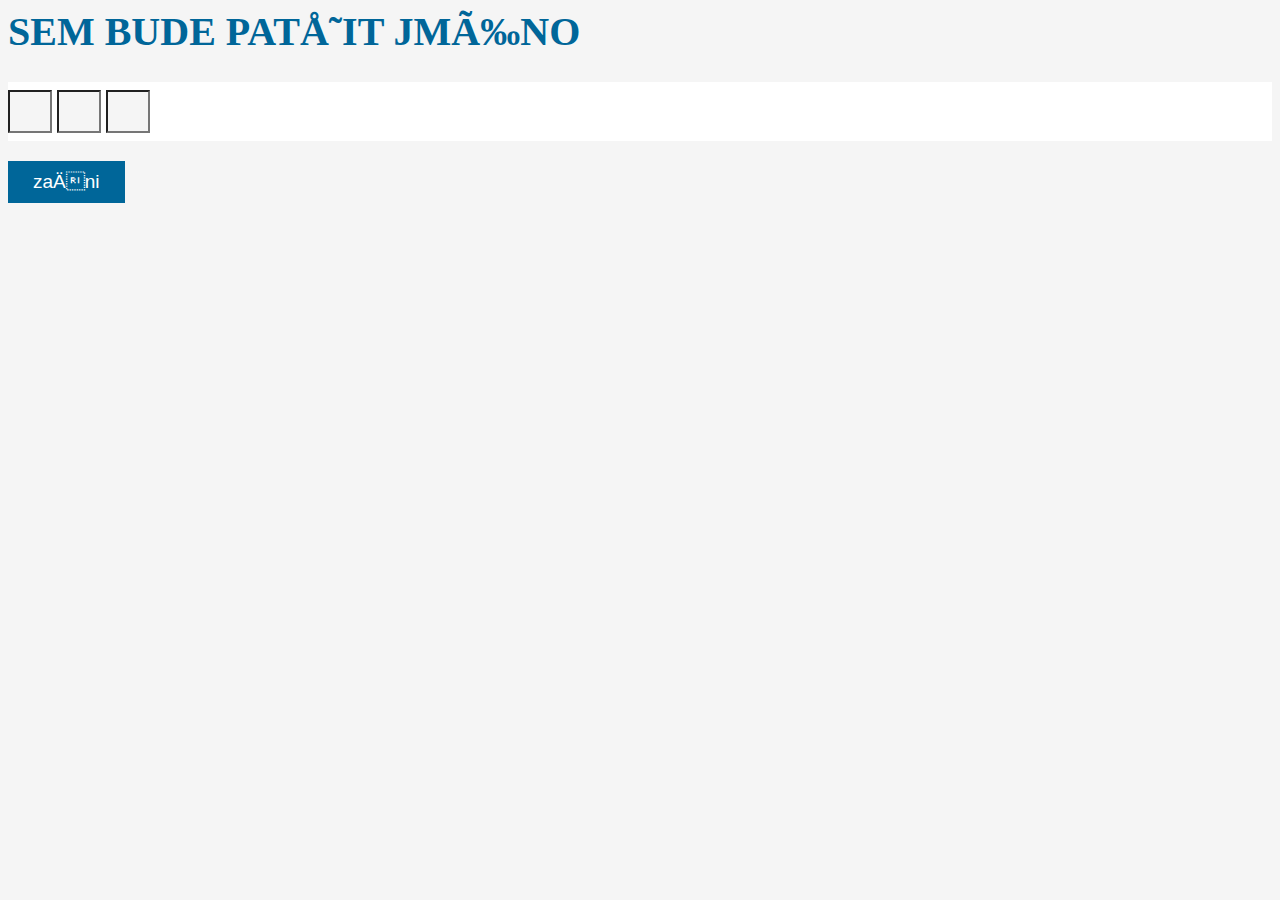
<file: index2.html>
<!DOCTYPE HTML PUBLIC "-//W3C//DTD HTML 4.01 Transitional//EN">
<html>

<head>
    <script src="js/logika.js"></script>
    <script src="js/zbytecnost.js"></script>
    <meta charset="ansi">
    <meta name="generator" content="PSPad editor, www.pspad.com">
    <title>Zde pak možná bude jméno</title>
    <link rel="stylesheet" href="style.css" type="text/css">
</head>

<body>
    <header>
        <h1>SEM BUDE PATŘIT JMÉNO
            <h1>
                <header>
                    <nav></nav>
                    <form>
                        <label for="soux"></label><input type="text" id="soux" name="soux" placeholder="od -100 po 100">
                        <label for="souy"></label><input type="text" id="souy" name="souy" placeholder="od -100 po -10 a od 10 po 100">
                        <label for="souz"></label><input type="text" id="souz" name="souz" placeholder="od -100 po 100">
                    </form>
                    <div>
                        <button id="tlacitko" onmouseover="onmouse(this)" onmouseout="mouseout(this)">začni</button>
                    </div>
</body>

</html>
</file>
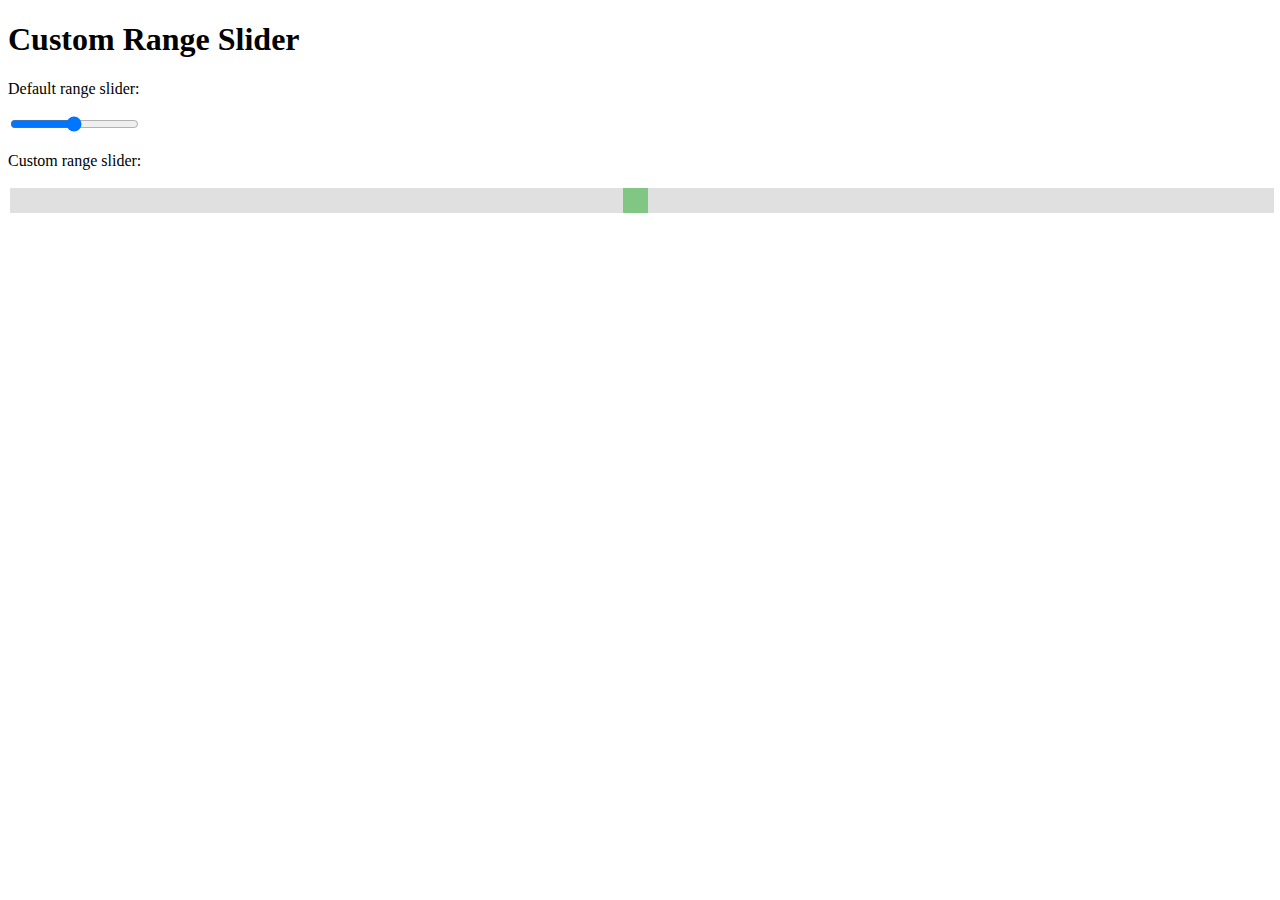
<file: index3.html>
<!DOCTYPE html>
<html>

<head>
    <meta name="viewport" content="width=device-width, initial-scale=1">
    <style>
        .slidecontainer {
            width: 100%;
        }
        
        .slider {
            -webkit-appearance: none;
            width: 100%;
            height: 25px;
            background: #d3d3d3;
            outline: none;
            opacity: 0.7;
            -webkit-transition: .2s;
            transition: opacity .2s;
        }
        
        .slider:hover {
            opacity: 1;
        }
        
        .slider::-webkit-slider-thumb {
            -webkit-appearance: none;
            appearance: none;
            width: 25px;
            height: 25px;
            background: #4CAF50;
            cursor: pointer;
        }
        
        .slider::-moz-range-thumb {
            width: 25px;
            height: 25px;
            background: #4CAF50;
            cursor: pointer;
        }
    </style>
</head>

<body>

    <h1>Custom Range Slider</h1>

    <div class="slidecontainer">
        <p>Default range slider:</p>
        <input type="range" min="1" max="100" value="50">

        <p>Custom range slider:</p>
        <input type="range" min="1" max="100" value="50" class="slider" id="myRange">
    </div>

</body>

</html>
</file>
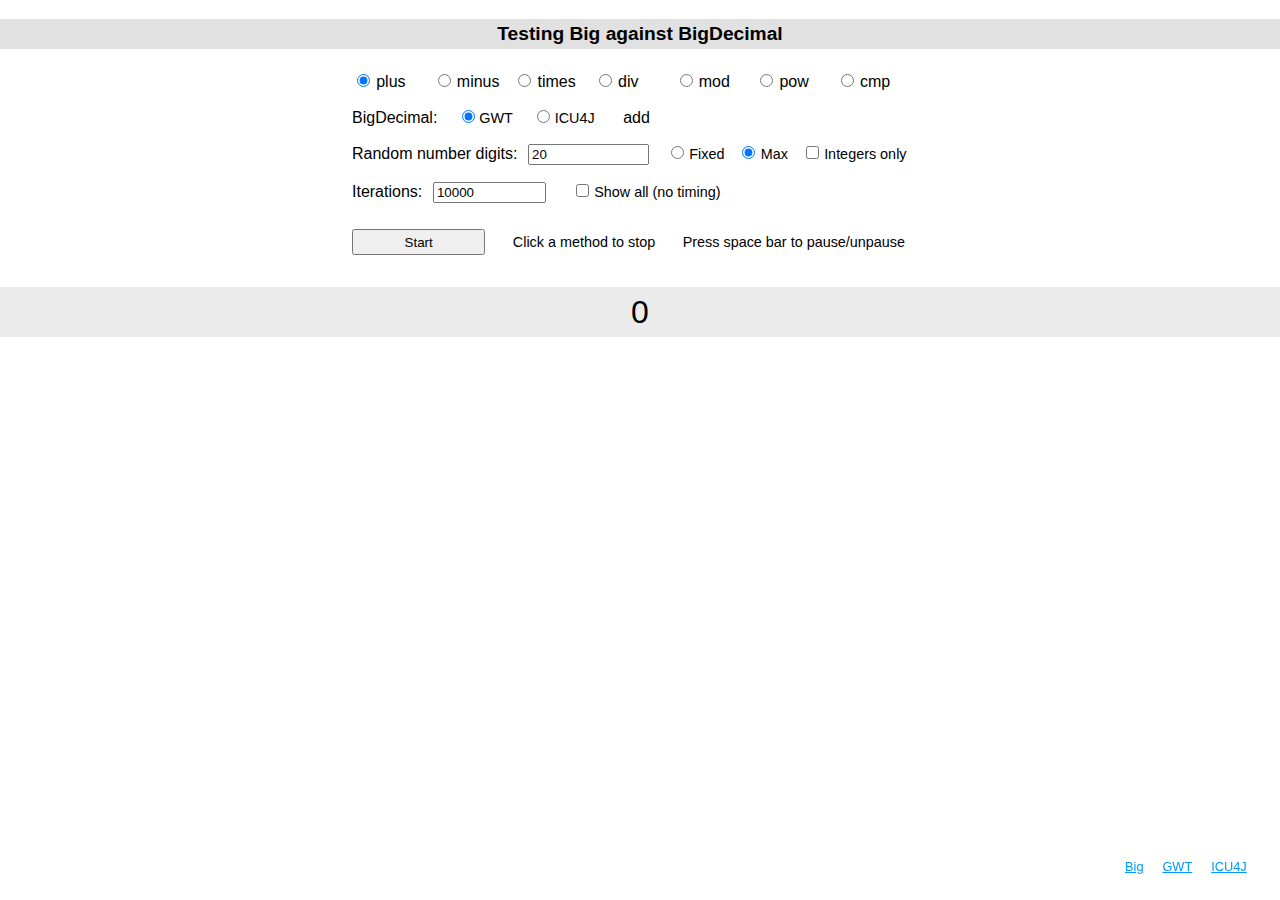
<file: js/big.js-master/perf/big-vs-bigdecimal.html>
<!DOCTYPE html>
<html lang='en'>
<head>
  <meta charset='utf-8' />
  <meta name="Author" content="M Mclaughlin">
  <title>Testing Big against BigDecimal</title>
  <style>
    body {margin: 0; padding: 0; font-family: Calibri, Arial, Sans-Serif;}
    div {margin: 1em 0;}
    h1, #counter {text-align: center; background-color: rgb(225, 225, 225);
        margin-top: 1em; padding: 0.2em; font-size: 1.2em;}
    a {color:  rgb(0, 153, 255); margin: 0 0.6em;}
    .links {position: fixed; bottom: 1em; right: 2em; font-size: 0.8em;}
    .form, #time {width: 36em; margin: 0 auto;}
    .form {text-align: left; margin-top: 1.4em;}
    .random input {margin-left: 1em;}
    .small {font-size: 0.9em;}
    .iterations input, .left {margin-left: 1.6em;}
    .info span {margin-left: 1.6em; font-size: 0.9em;}
    .info {margin-top: 1.6em;}
    .random input, .iterations input {margin-right: 0.3em;}
    .random label, .iterations label, .bigd label {font-size: 0.9em;
        margin-left: 0.1em;}
    .methods label {width: 3.25em; margin-left: 0.2em; display: inline-block;}
    .red {color: red; font-size: 1.1em; font-weight: bold;}
    button {width: 10em; height: 2em;}
    #dp, #r, #digits, #reps {margin-left: 0.8em;}
    #bigint {font-style: italic; display: none;}
    #gwt, #icu4j, #bd, #bigint {margin-left: 1.5em;}
    #division {display: none;}
    #counter {font-size: 2em; background-color: rgb(235, 235, 235);}
    #time {text-align: center;}
    #results {margin: 0 1.4em;}
  </style>
  <script src='../big.js'></script>
  <script src='./lib/bigdecimal_GWT/bigdecimal.js'></script>
</head>
<body>
  <h1>Testing Big against BigDecimal</h1>

  <div class='form'>

    <div class='methods'>
      <input type='radio' id=0 name=1/><label for=0>plus</label>
      <input type='radio' id=1 name=1/><label for=1>minus</label>
      <input type='radio' id=2 name=1/><label for=2>times</label>
      <input type='radio' id=3 name=1/><label for=3>div</label>
      <input type='radio' id=4 name=1/><label for=4>mod</label>
      <input type='radio' id=5 name=1/><label for=5>pow</label>
      <input type='radio' id=6 name=1/><label for=6>cmp</label>
    </div>

    <div class='bigd'>
      <span>BigDecimal:</span>
      <input type='radio' name=2 id='gwt' /><label for='gwt'>GWT</label>
      <input type='radio' name=2 id='icu4j' /><label for='icu4j'>ICU4J</label>
      <span id='bigint'>BigInteger</span>
      <span id='bd'>add</span>
    </div>

    <div class='random'>
      Random number digits:<input type='text' id='digits' size=12 />
      <input type='radio' name=3 id='fix' /><label for='fix'>Fixed</label>
      <input type='radio' name=3 id='max' /><label for='max'>Max</label>
      <input type='checkbox' id='int' /><label for='int'>Integers only</label>
    </div>

    <div id='division'>
      <span>Decimal places:<input type='text' id='dp' size=9 /></span>
      <span class='left'>Rounding:<select id='r'>
          <option>DOWN</option>
          <option>HALF_UP</option>
          <option>HALF_EVEN</option>
          <option>UP</option>
        </select></span>
    </div>

    <div class='iterations'>
      Iterations:<input type='text' id='reps' size=11 />
      <input type='checkbox' id='show'/><label for='show'>Show all (no timing)</label>
    </div>

    <div class='info'>
      <button id='start'>Start</button>
      <span>Click a method to stop</span>
      <span>Press space bar to pause/unpause</span>
    </div>

  </div>

  <div id='counter'>0</div>
  <div id='time'></div>
  <div id='results'></div>

  <div class='links'>
    <a href='https://github.com/MikeMcl/big.js' target='_blank'>Big</a>
    <a href='https://github.com/iriscouch/bigdecimal.js' target='_blank'>GWT</a>
    <a href='https://github.com/dtrebbien/BigDecimal.js/tree/' target='_blank'>ICU4J</a>
  </div>

  <script>

var i, complete, target, reps, time, prev, limit,
    maxDigits, isFixed, isIntOnly, decimalPlaces, rounding, calcTimeout,
    counterTimeout, script, isGWT, BigDecimal_GWT, BigDecimal_ICU4J,
    bdM, bdTotal, bnM, bnTotal,
    bdMs = ['add', 'subtract', 'multiply', 'divide', 'remainder', 'pow', 'compareTo'],
    bnMs = ['plus', 'minus', 'times', 'div', 'mod', 'pow', 'cmp'],
    numberOfMethods = bdMs.length,
    rnd = [1, 4, 6, 0],
    lastRounding = 1,
    pause = false,
    up = true,
    timingVisible = false,
    showAll = false,

    // EDIT DEFAULTS HERE

    DEFAULT_REPS = 10000,
    DEFAULT_DIGITS = 20,
    DEFAULT_DECIMAL_PLACES = 20,
    DEFAULT_ROUNDING = 1,
    MAX_POWER = 20,
    CHANCE_NEGATIVE = 0.5,   // 0 (never) to 1 (always)
    CHANCE_INTEGER = 0.2,    // 0 (never) to 1 (always)
    MAX_RANDOM_EXPONENT = 100,
    PAUSE_KEY = 32,          // Space-bar
    ICU4J_URL = './lib/bigdecimal_ICU4J/BigDecimal-all-last.js',

    //////////////////////

    $ = function (id) {return document.getElementById(id)},
    $INPUTS = document.getElementsByTagName('input'),
    $BD = $('bd'),
    $BIGINT = $('bigint'),
    $DIGITS = $('digits'),
    $GWT = $('gwt'),
    $ICU4J = $('icu4j'),
    $FIX = $('fix'),
    $MAX = $('max'),
    $INT = $('int'),
    $DIV = $('division'),
    $DP = $('dp'),
    $R = $('r'),
    $REPS = $('reps'),
    $SHOW = $('show'),
    $START = $('start'),
    $COUNTER = $('counter'),
    $TIME = $('time'),
    $RESULTS = $('results'),

    // Get random number in normal notation.
    getRandom = function () {
        var z,
            i = 0,
            // n is the number of digits - 1
            n = isFixed ? maxDigits - 1 : Math.random() * (maxDigits || 1) | 0,
            r = ( Math.random() * 10 | 0 ) + '';

        if (n) {

            if (r == '0')
                r = isIntOnly ? ( ( Math.random() * 9 | 0 ) + 1 ) + '' : (z = r + '.');

            for ( ; i++ < n; r += Math.random() * 10 | 0 ){}

            if (!z && !isIntOnly && Math.random() > CHANCE_INTEGER) {
                r = r.slice( 0, i = (Math.random() * n | 0) + 1 ) +
                    '.' + r.slice(i);
            }
        }

        // Avoid division by zero error with division and modulo
        if ((bdM == 'divide' || bdM == 'remainder') && parseFloat(r) === 0)
            r = ( ( Math.random() * 9 | 0 ) + 1 ) + '';

        return Math.random() > CHANCE_NEGATIVE ? r : '-' + r;
    },

    // Get random number in exponential notation (if isIntOnly is false).
    // GWT BigDecimal BigInteger does not accept exponential notation.
    //getRandom = function () {
    //    var i = 0,
    //        // n is the number of significant digits - 1
    //        n = isFixed ? maxDigits - 1 : Math.random() * (maxDigits || 1) | 0,
    //        r = ( ( Math.random() * 9 | 0 ) + 1 ) + '';
    //
    //    for (; i++ < n; r += Math.random() * 10 | 0 ){}
    //
    //    if ( !isIntOnly ) {
    //
    //        // Add exponent.
    //        r += 'e' + ( Math.random() > 0.5 ? '+' : '-' ) +
    //          ( Math.random() * MAX_RANDOM_EXPONENT | 0 );
    //    }
    //
    //    return Math.random() > CHANCE_NEGATIVE ? r : '-' + r
    //},

    showTimings = function () {
        var i, bdS, bnS,
            sp = '',
            r = bnTotal < bdTotal
              ? (bnTotal ? bdTotal / bnTotal : bdTotal)
              : (bdTotal ? bnTotal / bdTotal : bnTotal);

        bdS = 'BigDecimal: ' + (bdTotal || '<1');
        bnS = 'Big: ' + (bnTotal || '<1');

        $TIME.innerHTML =
            'No mismatches<div>' + bdS + ' ms<br>' + bnS + ' ms</div>' +
                ((r = parseFloat(r.toFixed(1))) > 1
                    ? 'Big' + (bnTotal < bdTotal ? '' : 'Decimal') + ' was ' +
                      r + ' times faster'
                    : 'Times approximately equal');
    },

    clear = function () {
        clearTimeout(calcTimeout);
        clearTimeout(counterTimeout);

        $COUNTER.style.textDecoration = 'none';
        $COUNTER.innerHTML = '0';
        $TIME.innerHTML = $RESULTS.innerHTML = '';
        $START.innerHTML = 'Start';
    },

    begin = function () {
        var i;
        clear();

        target = +$REPS.value;
        if (!(target > 0)) return;

        $START.innerHTML = 'Restart';

        i = +$DIGITS.value;
        $DIGITS.value = maxDigits = i && isFinite(i) ? i : DEFAULT_DIGITS;

        for (i = 0; i < numberOfMethods; i++) {
            if ($INPUTS[i].checked) {
                bnM = bnMs[$INPUTS[i].id];
                bdM = bdMs[$INPUTS[i].id];
                break;
            }
        }

        if (bdM == 'divide') {
            i = +$DP.value;
            $DP.value = decimalPlaces = isFinite(i) ? i : DEFAULT_DECIMAL_PLACES;
            rounding = rnd[ Big.RM = $R.selectedIndex ];
            Big.DP = decimalPlaces;
        }

        isFixed = $FIX.checked;
        isIntOnly = $INT.checked;
        showAll = $SHOW.checked;

        BigDecimal = (isGWT = $GWT.checked)
            ? (isIntOnly ? BigInteger : BigDecimal_GWT)
            : BigDecimal_ICU4J;

        prev = limit = complete = bdTotal = bnTotal = 0;
        pause = false;

        reps = showAll ? 1 : 0.5;
        time = +new Date();

        setTimeout(updateCounter, 0);
    },

    updateCounter = function () {

        if (pause) {
            if (!timingVisible && !showAll) {
                showTimings();
                timingVisible = true;
            }
            counterTimeout = setTimeout(updateCounter, 50);
            return
        }

        $COUNTER.innerHTML = complete;

        if (complete < target) {
            if (timingVisible) {
                $TIME.innerHTML = '';
                timingVisible = false;
            }

            if (!showAll) {

                // Adjust reps so counter is updated every second-ish
                if (prev != reps) {

                    // reps too low
                    if (+new Date() - time < 1e3) {
                        prev = reps;

                        if (limit) {
                            reps += ((limit - reps) / 2);
                        } else {
                            reps *= 2;
                        }

                    // reps too high
                    } else {
                        limit = reps;
                        reps -= ((reps - prev) / 2);
                    }

                    reps = Math.floor(reps) || 1;
                    time = +new Date();
                }

                if (complete + reps > target) {
                    reps = target - complete;
                }
            }

            complete += reps;
            calcTimeout = setTimeout(calc, 0);

        // Finished - show timings summary
        } else {
            $START.innerHTML = 'Start';
            $COUNTER.style.textDecoration = 'underline';
            if (!showAll) {
                showTimings();
            }
        }
    },

    calc = function () {

        var start, bdT, bnT, bdR, bnR, pow_ys,
            xs = [reps],
            ys = [reps],
            bdRs = [reps],
            bnRs = [reps];


        // GENERATE RANDOM OPERANDS

        for (i = 0; i < reps; i++) {
            xs[i] = getRandom();
        }

        if (bdM == 'pow') {

            // GWT BigDecimal and Big pow argument must be Number type and integer
            for (i = 0; i < reps; i++) {
                ys[i] = Math.floor(Math.random() * (MAX_POWER + 1));
            }

            // ICU4J pow argument must be a BigDecimal, and that must be passed a string
            if (!isGWT) {
                pow_ys = [reps];

                for (i = 0; i < reps; i++) {
                    pow_ys[i] = new BigDecimal(ys[i] + '');
                }
            }
        } else {
            for (i = 0; i < reps; i++) {
                ys[i] = getRandom();
            }
        }


        //********************************************************************//
        //************************** START TIMING ****************************//
        //********************************************************************//


        // BIGDECIMAL

        if (bdM == 'divide') {

            start = +new Date();
            for (i = 0; i < reps; i++) {
                bdRs[i] = new BigDecimal(xs[i])[bdM](new BigDecimal(ys[i]),
                    decimalPlaces, rounding);
            }
            bdT = +new Date() - start;

        } else if (bdM == 'pow') {

            if (isGWT) {

                start = +new Date();
                for (i = 0; i < reps; i++) {
                    bdRs[i] = new BigDecimal(xs[i])[bdM](ys[i]);
                }
                bdT = +new Date() - start;

            } else {

                start = +new Date();
                for (i = 0; i < reps; i++) {
                    bdRs[i] = new BigDecimal(xs[i])[bdM](pow_ys[i]);
                }
                bdT = +new Date() - start;

            }
        } else {

            start = +new Date();
            for (i = 0; i < reps; i++) {
                bdRs[i] = new BigDecimal(xs[i])[bdM](new BigDecimal(ys[i]));
            }
            bdT = +new Date() - start;

        }


        // BIG

        if (bdM == 'pow') {

            start = +new Date();
            for (i = 0; i < reps; i++) {
                bnRs[i] = new Big(xs[i])[bnM](ys[i]);
            }
            bnT = +new Date() - start;

        } else {

            start = +new Date();
            for (i = 0; i < reps; i++) {
                bnRs[i] = new Big(xs[i])[bnM](new Big(ys[i]));
            }
            bnT = +new Date() - start;

        }


        //********************************************************************//
        //**************************** END TIMING ****************************//
        //********************************************************************//


        // CHECK FOR MISMATCHES

        for (i = 0; i < reps; i++) {
            // Ensure non-exponential notation
            bnR = bnRs[i].toFixed();

            // Remove any trailing zeros from BigDecimal result
            if (isGWT) {
                bdR = bdM == 'compareTo' || isIntOnly
                    ? bdRs[i].toString()
                    : bdRs[i].stripTrailingZeros().toPlainString();
            } else {

                // No toPlainString() or stripTrailingZeros() in ICU4J
                bdR = bdRs[i].toString();

                if (bdR.indexOf('.') != -1) {
                    bdR = bdR.replace(/\.?0+$/, '');
                }
            }

            if (bdR !== bnR) {

                $RESULTS.innerHTML =
                    '<span class="red">Breaking on first mismatch:</span>' +
                    '<br><br>' +xs[i] + '<br>' + bnM + '<br>' + ys[i] +
                    '<br><br>BigDecimal<br>' + bdR + '<br>' + bnR + '<br>Big';

                if (bdM == 'divide') {
                    $RESULTS.innerHTML += '<br><br>Decimal places: ' +
                        decimalPlaces + '<br>Rounding mode: ' + rounding;
                }
                return;
            } else if (showAll) {
                $RESULTS.innerHTML = xs[i] + '<br>' + bnM + '<br>' + ys[i] +
                '<br><br>BigDecimal<br>' + bdR + '<br>' + bnR + '<br>Big';
            }
        }

        bdTotal += bdT;
        bnTotal += bnT;

        updateCounter();
    };


// EVENT HANDLERS

document.onkeyup = function (evt) {
    evt = evt || window.event;
    if ((evt.keyCode || evt.which) == PAUSE_KEY) {
        up = true;
    }
};
document.onkeydown = function (evt) {
    evt = evt || window.event;
    if (up && (evt.keyCode || evt.which) == PAUSE_KEY) {
        pause = !pause;
        up = false;
    }
};

// Big methods' radio buttons' event handlers
for (i = 0; i < numberOfMethods; i++) {
    $INPUTS[i].checked = false;
    $INPUTS[i].disabled = false;
    $INPUTS[i].onclick = function () {
        clear();
        lastRounding = $R.options.selectedIndex;
        $DIV.style.display = 'none';
        bnM = bnMs[this.id];
        $BD.innerHTML = bdM = bdMs[this.id];
    };
}
$INPUTS[3].onclick = function () {
    clear();
    $R.options.selectedIndex = lastRounding;
    $DIV.style.display = 'block';
    bnM = bnMs[this.id];
    $BD.innerHTML = bdM = bdMs[this.id];
};

// Show/hide BigInteger and disable/un-disable division accordingly as BigInteger
// throws an exception if division gives "no exact representable decimal result"
$INT.onclick = function () {
    if (this.checked && $GWT.checked) {
        if ($INPUTS[3].checked) {
            $INPUTS[3].checked = false;
            $INPUTS[0].checked = true;
            $BD.innerHTML = bdMs[$INPUTS[0].id];
            $DIV.style.display = 'none';
        }
        $INPUTS[3].disabled = true;
        $BIGINT.style.display = 'inline';
    } else {
        $INPUTS[3].disabled = false;
        $BIGINT.style.display = 'none';
    }
};
$ICU4J.onclick = function () {
    $INPUTS[3].disabled = false;
    $BIGINT.style.display = 'none';
};
$GWT.onclick = function () {
    if ($INT.checked) {
        if ($INPUTS[3].checked) {
            $INPUTS[3].checked = false;
            $INPUTS[0].checked = true;
            $BD.innerHTML = bdMs[$INPUTS[0].id];
            $DIV.style.display = 'none';
        }
        $INPUTS[3].disabled = true;
        $BIGINT.style.display = 'inline';
    }
};

Big.DP = 20;
Big.RM = 1;

// Set defaults
$MAX.checked = $INPUTS[0].checked = $GWT.checked = true;
$SHOW.checked = $INT.checked = false;
$REPS.value = DEFAULT_REPS;
$DIGITS.value = DEFAULT_DIGITS;
$DP.value = DEFAULT_DECIMAL_PLACES;
$R.option = DEFAULT_ROUNDING;

BigDecimal_GWT = BigDecimal;
BigDecimal = undefined;

// Load ICU4J BigDecimal
script = document.createElement("script");
script.src = ICU4J_URL;
script.onload = script.onreadystatechange = function () {
    if (!script.readyState || /loaded|complete/.test(script.readyState)) {
        script = null;
        BigDecimal_ICU4J = BigDecimal;
        $START.onmousedown = begin;
    }
};
document.getElementsByTagName("head")[0].appendChild(script);



/*

NOTES:


ICU4J
=====
IBM java package: com.ibm.icu.math
pow's argument must be a BigDecimal.
Among other differences, doesn't have .toPlainString() or .stripTrailingZeros().
Exports BigDecimal only.
Much faster than gwt on Firefox, on Chrome it varies with the method.


GWT
===
Java standard class library: java.math.BigDecimal

Exports:
  RoundingMode
  MathContext
  BigDecimal
  BigInteger

BigDecimal properties:
  ROUND_CEILING
  ROUND_DOWN
  ROUND_FLOOR
  ROUND_HALF_DOWN
  ROUND_HALF_EVEN
  ROUND_HALF_UP
  ROUND_UNNECESSARY
  ROUND_UP
  __init__
  valueOf
  log
  logObj
  ONE
  TEN
  ZERO

BigDecimal instance properties/methods:
( for (var i in new BigDecimal('1').__gwt_instance.__gwtex_wrap) {...} )

  byteValueExact
  compareTo
  doubleValue
  equals
  floatValue
  hashCode
  intValue
  intValueExact
  max
  min
  movePointLeft
  movePointRight
  precision
  round
  scale
  scaleByPowerOfTen
  shortValueExact
  signum
  stripTrailingZeros
  toBigInteger
  toBigIntegerExact
  toEngineeringString
  toPlainString
  toString
  ulp
  unscaledValue
  longValue
  longValueExact
  abs
  add
  divide
  divideToIntegralValue
  multiply
  negate
  plus
  pow
  remainder
  setScale
  subtract
  divideAndRemainder

*/

  </script>
</body>
</html>
</file>
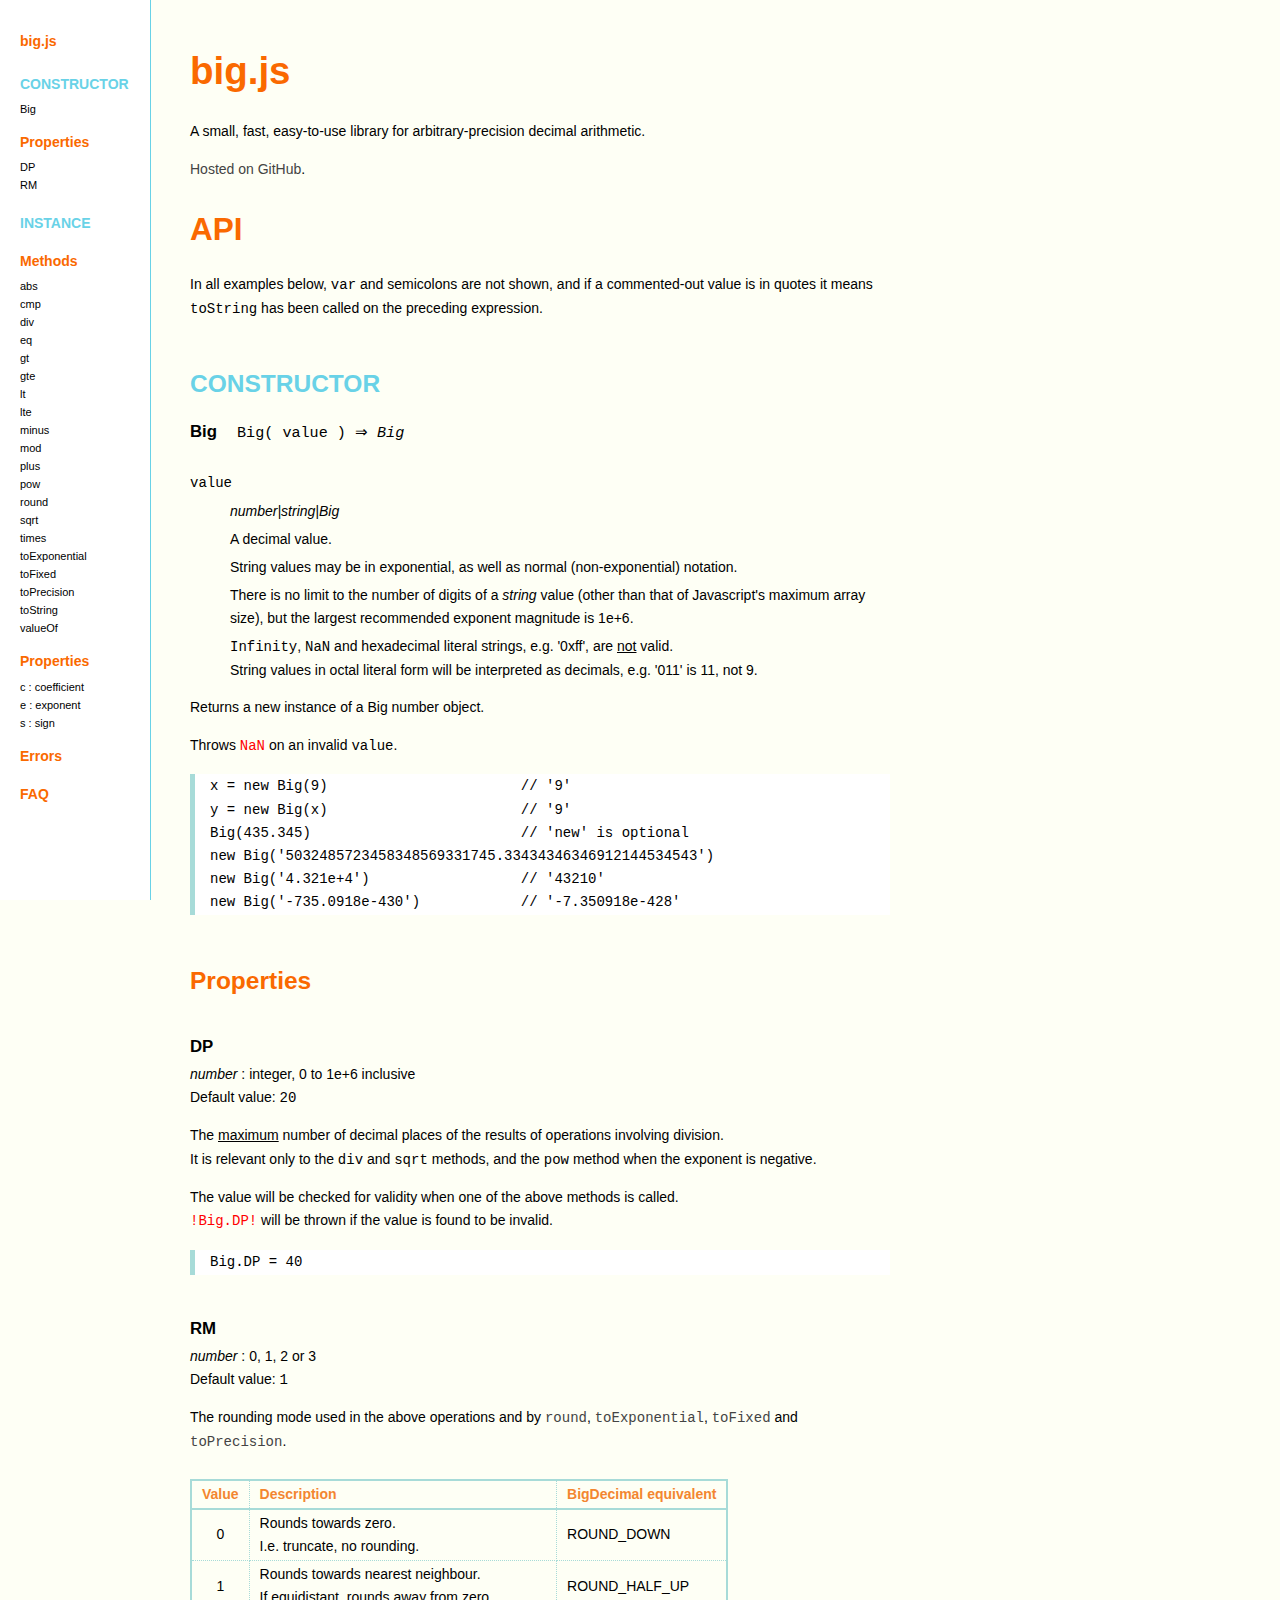
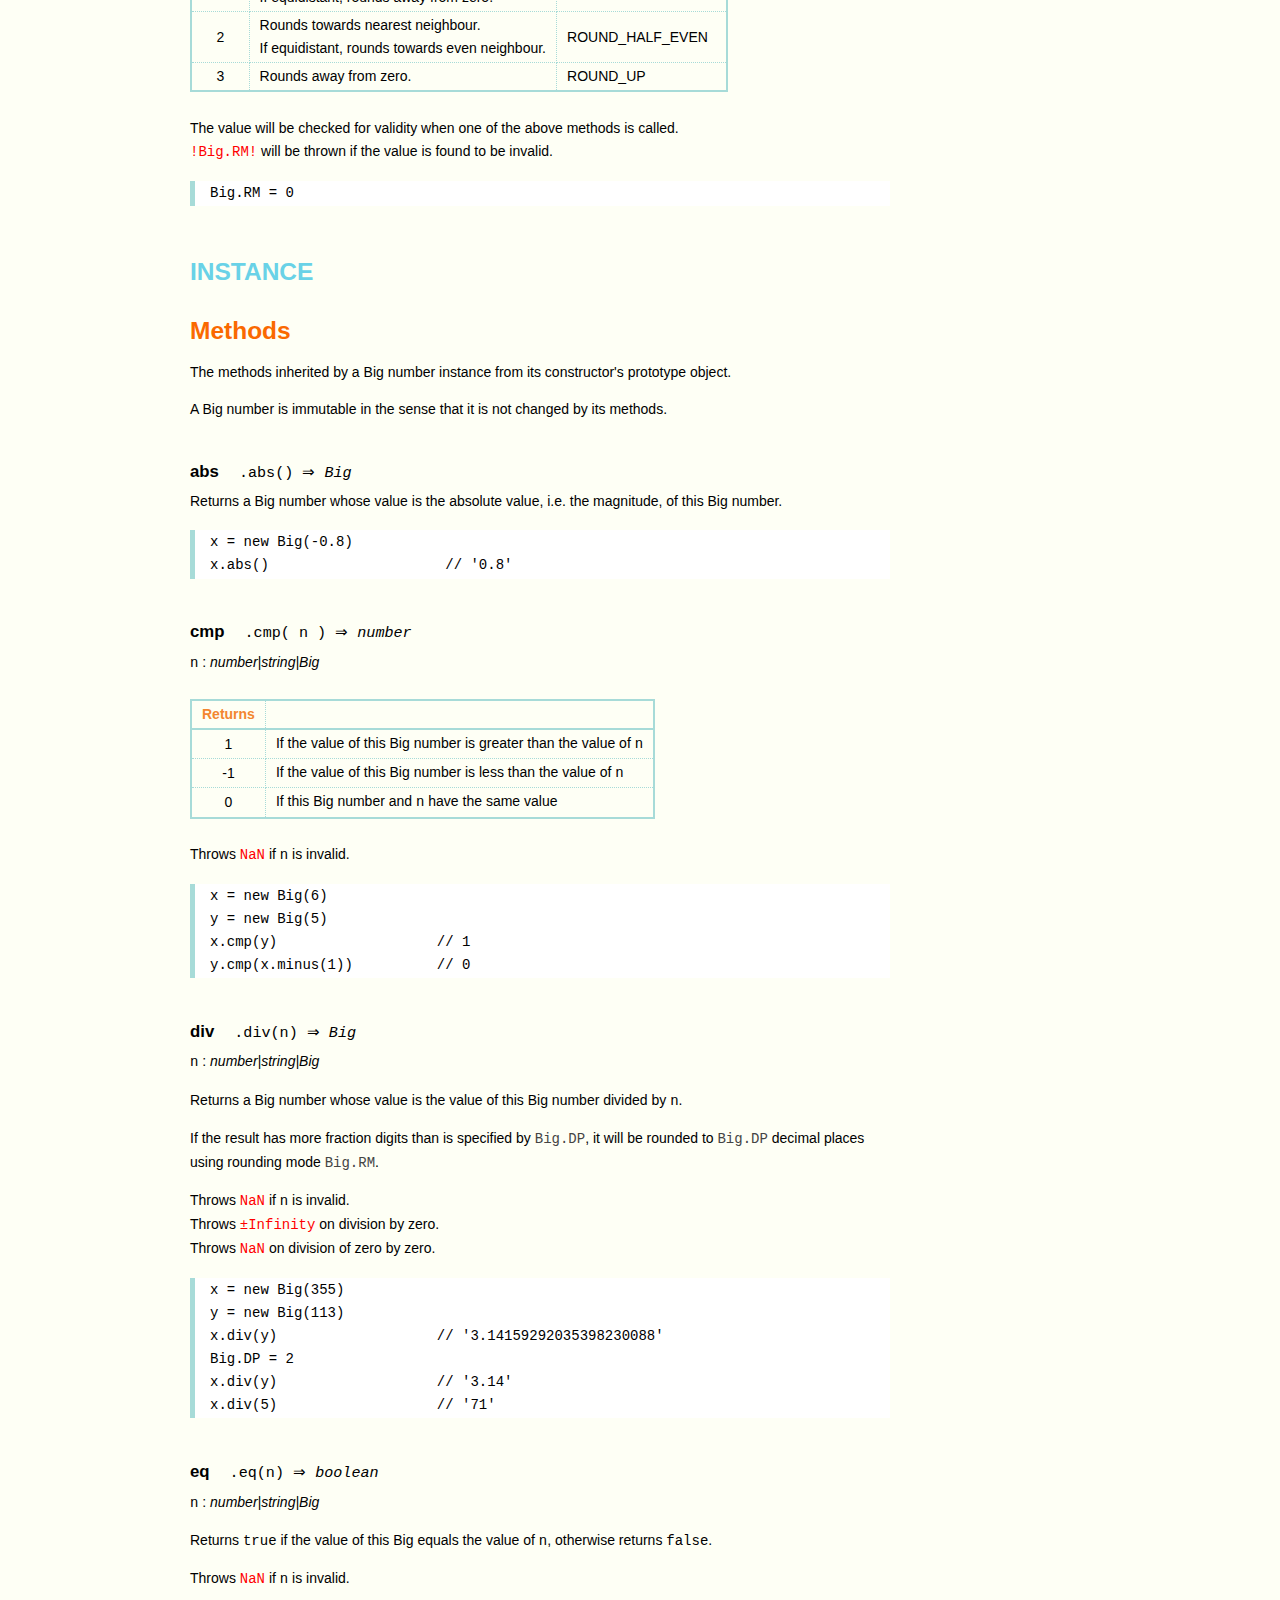
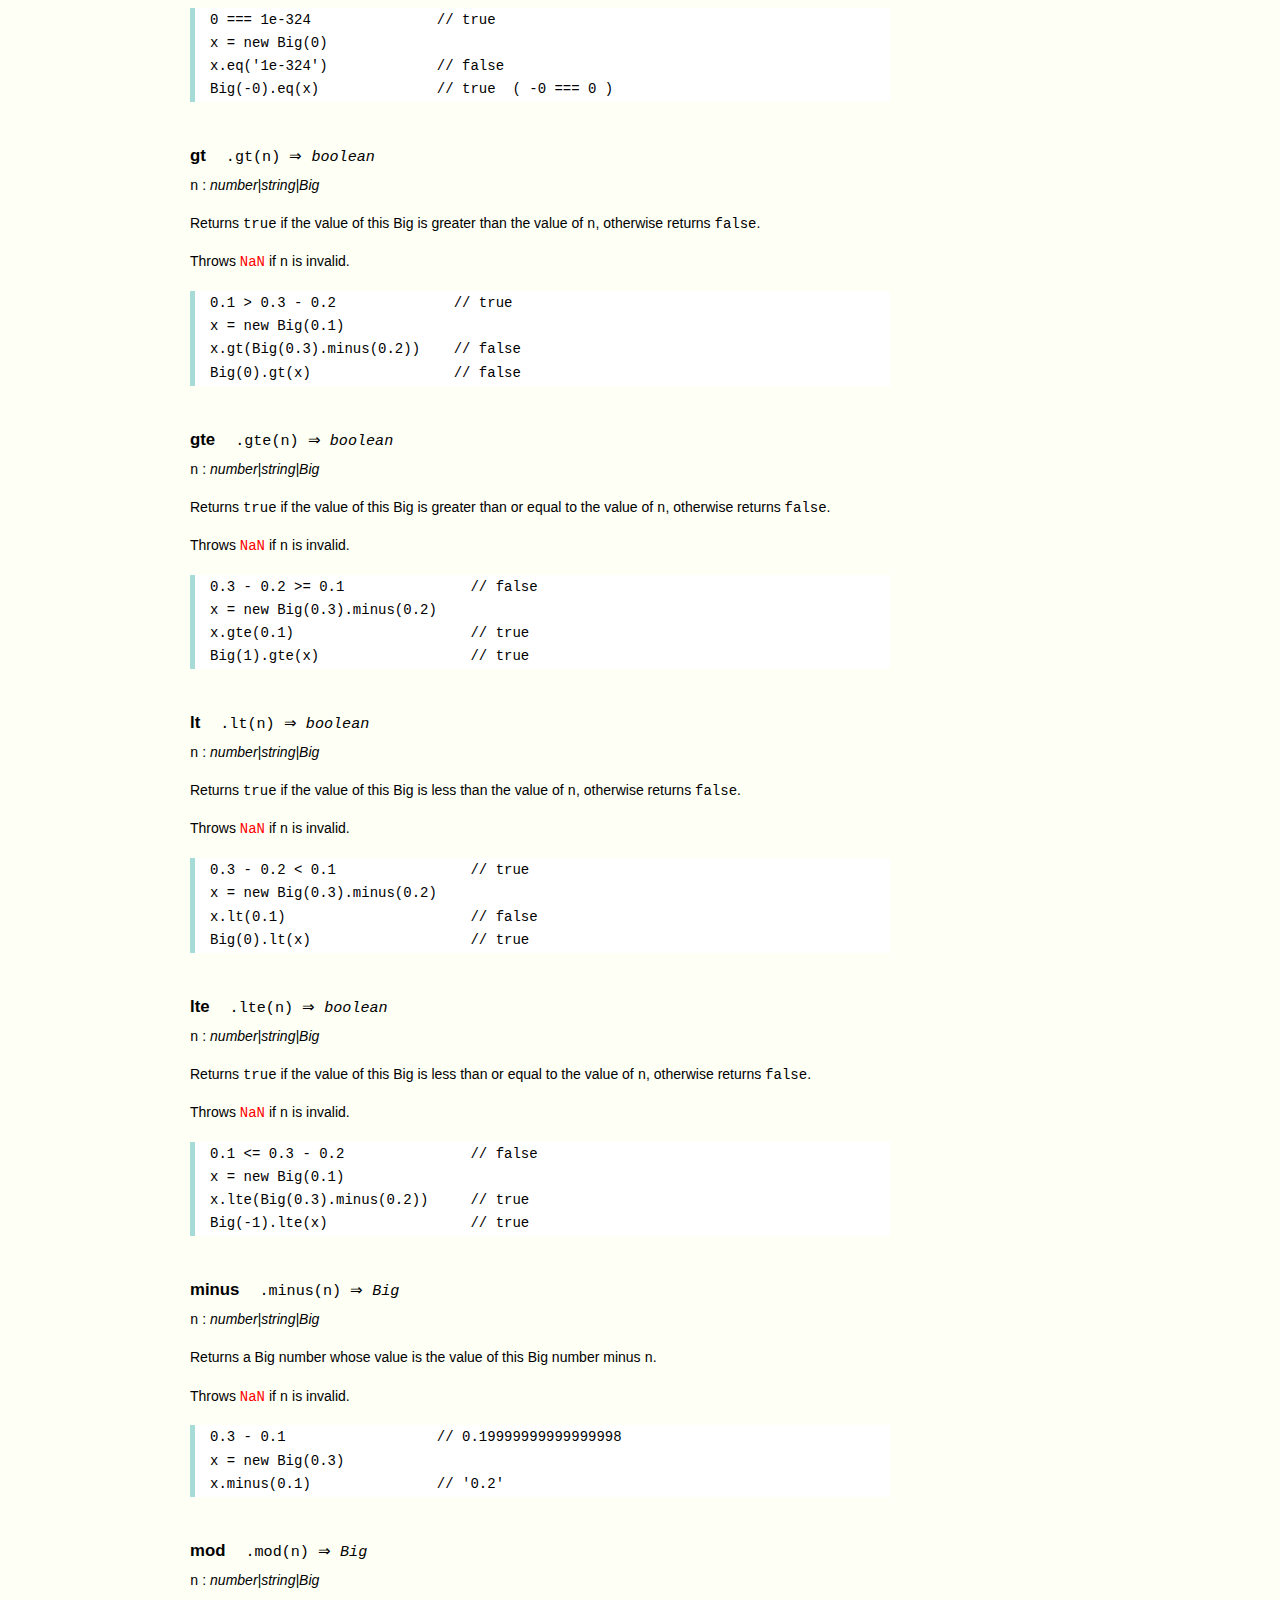
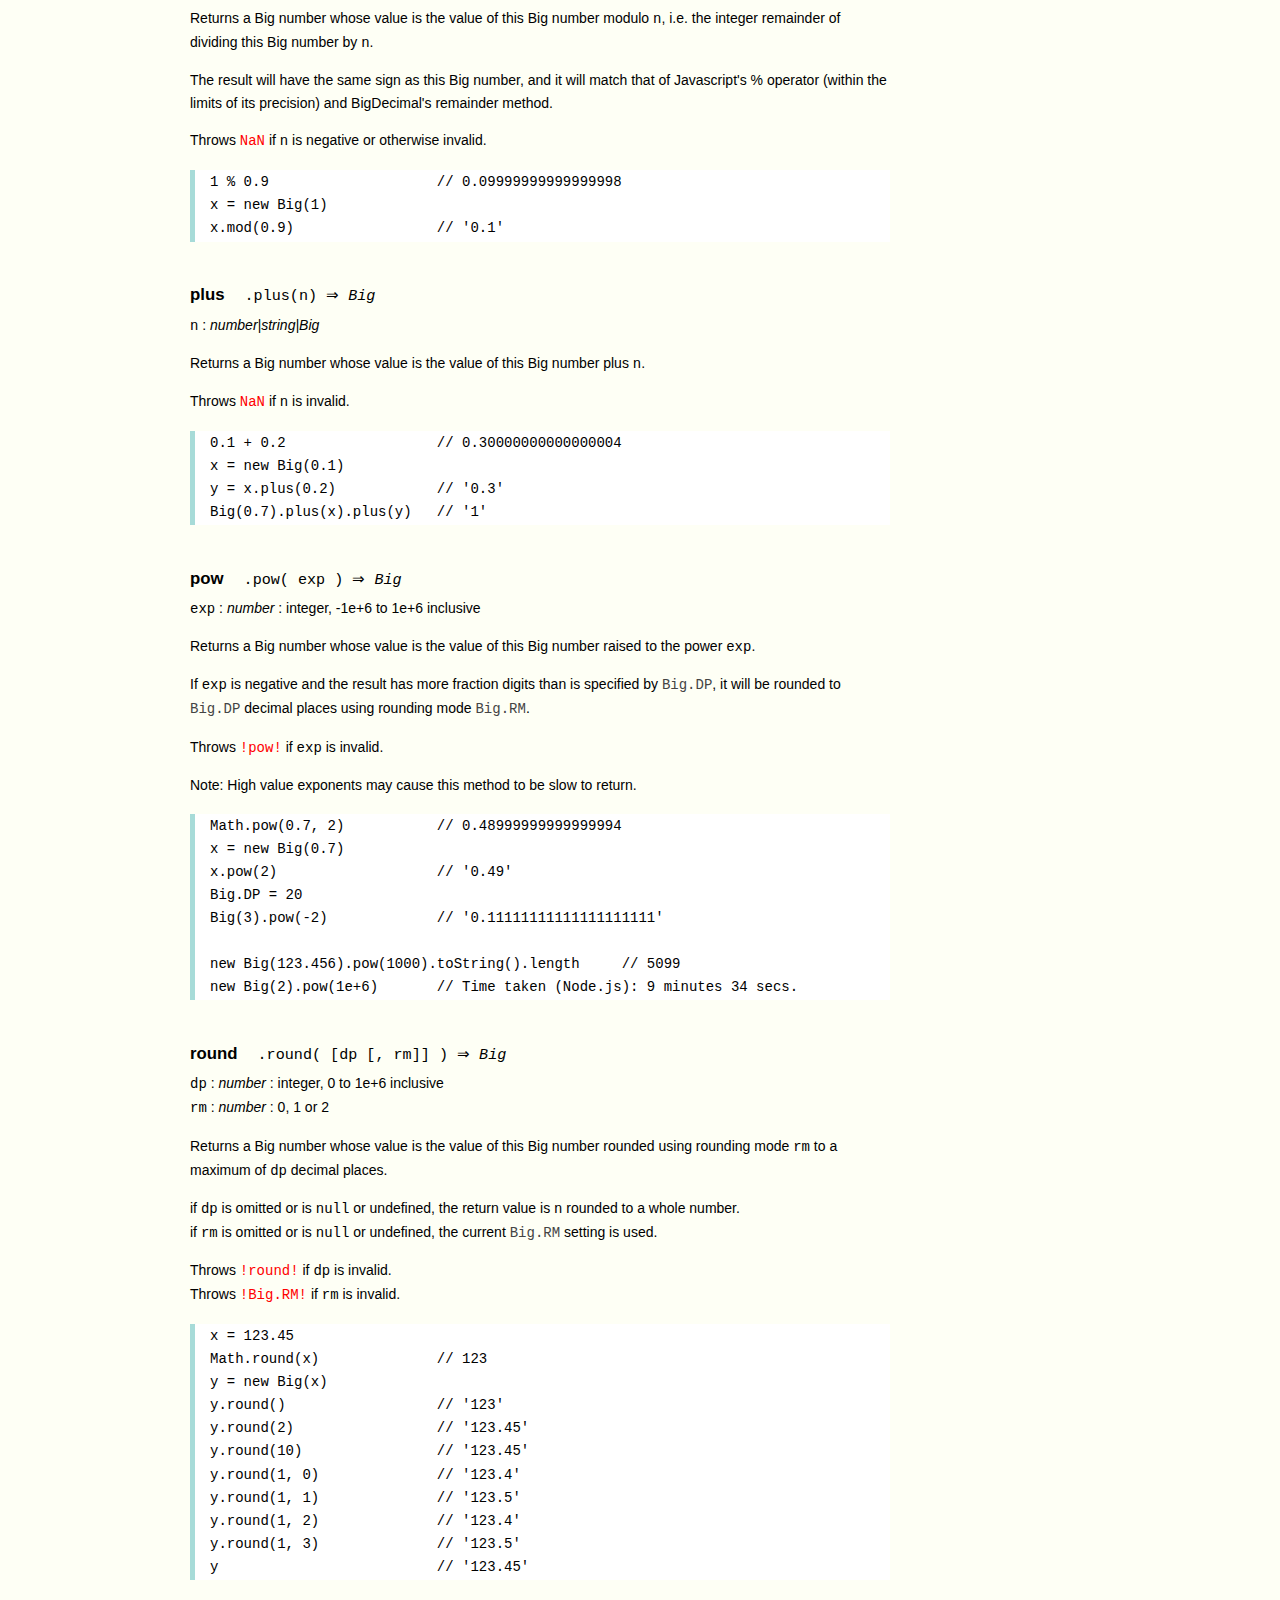
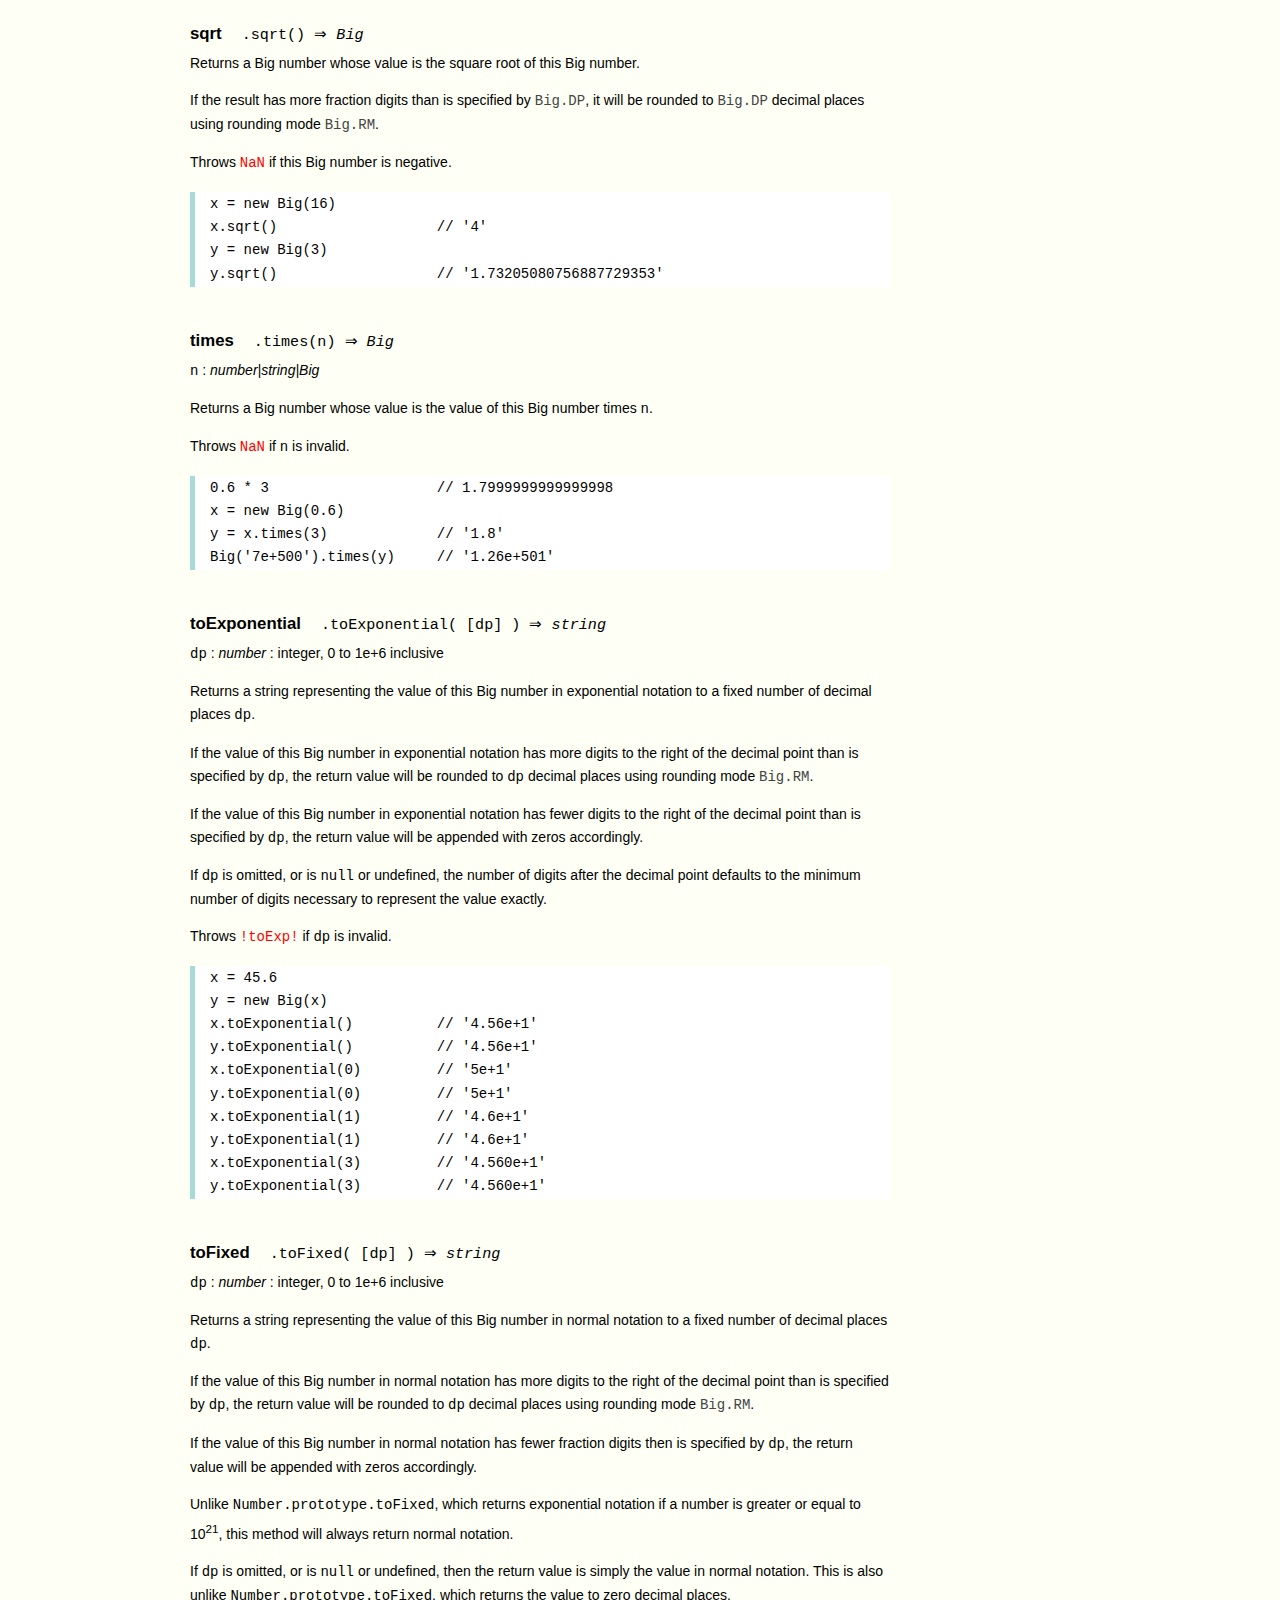
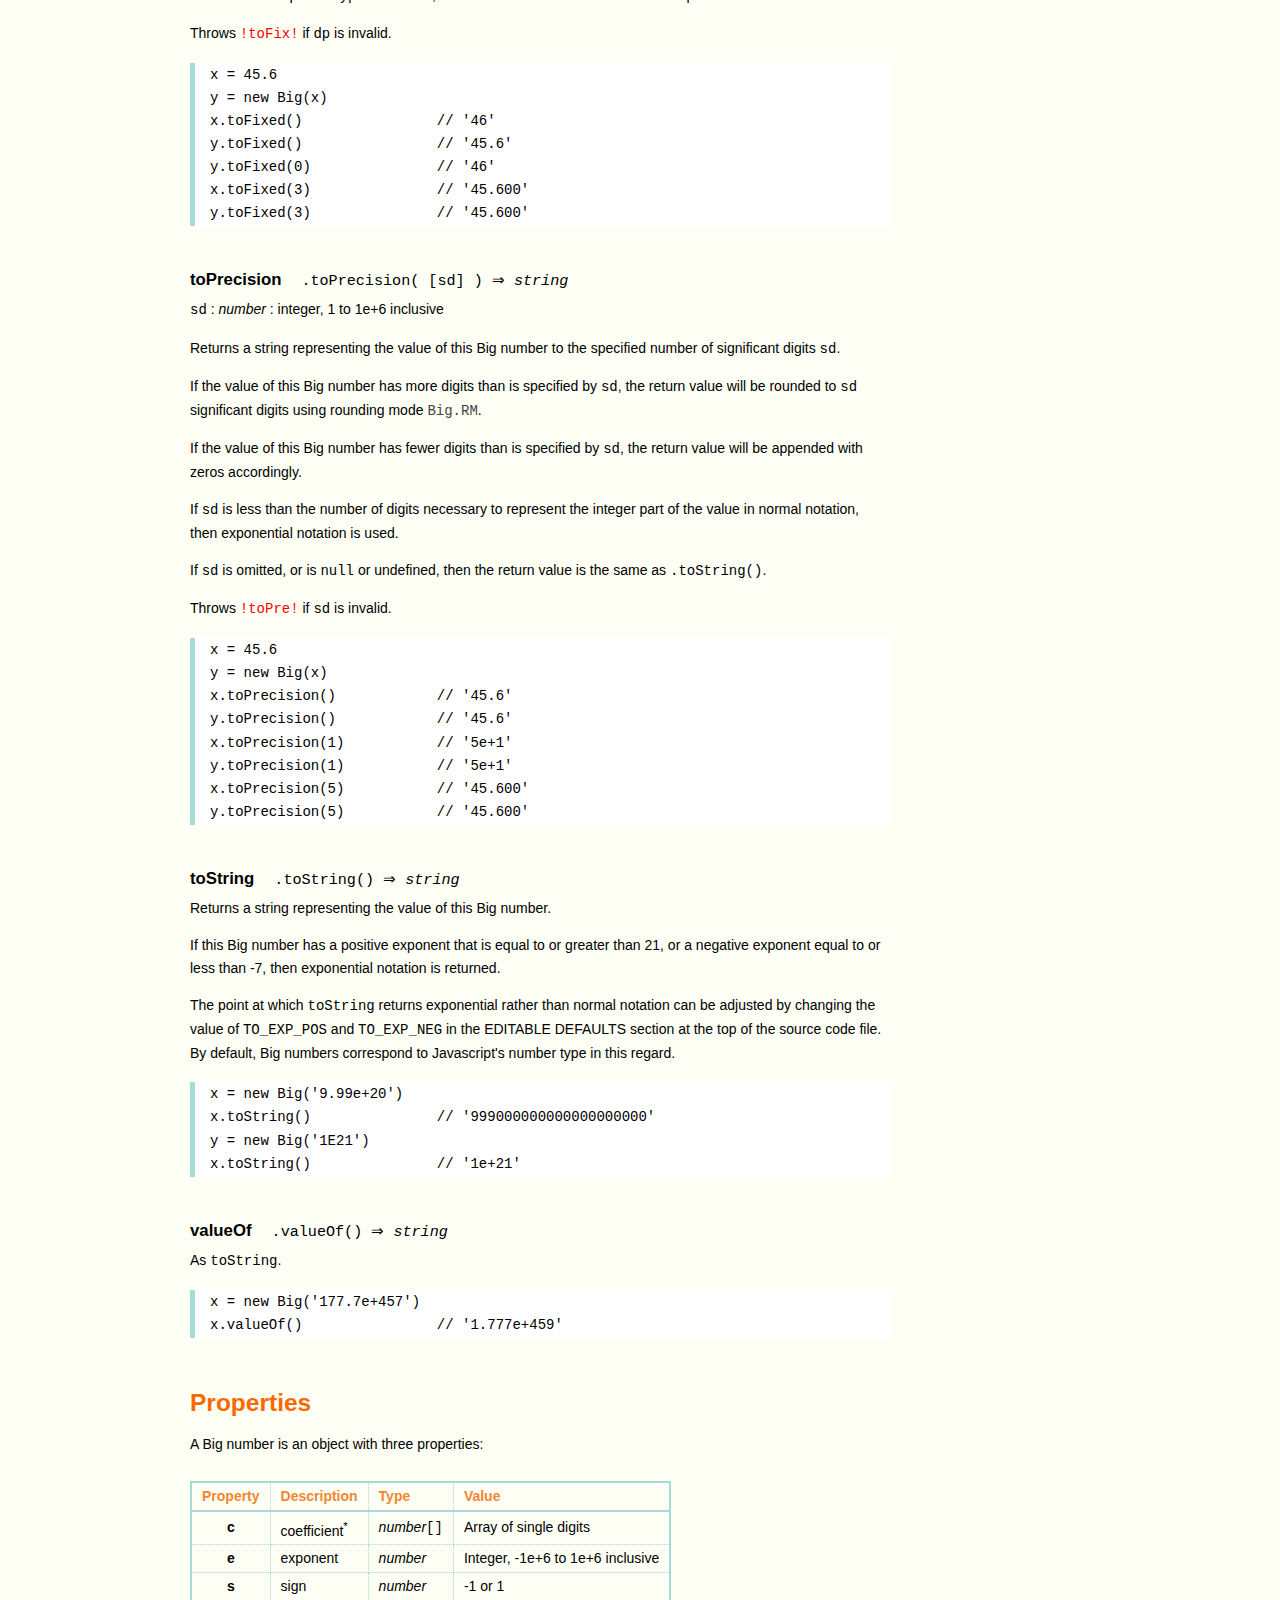
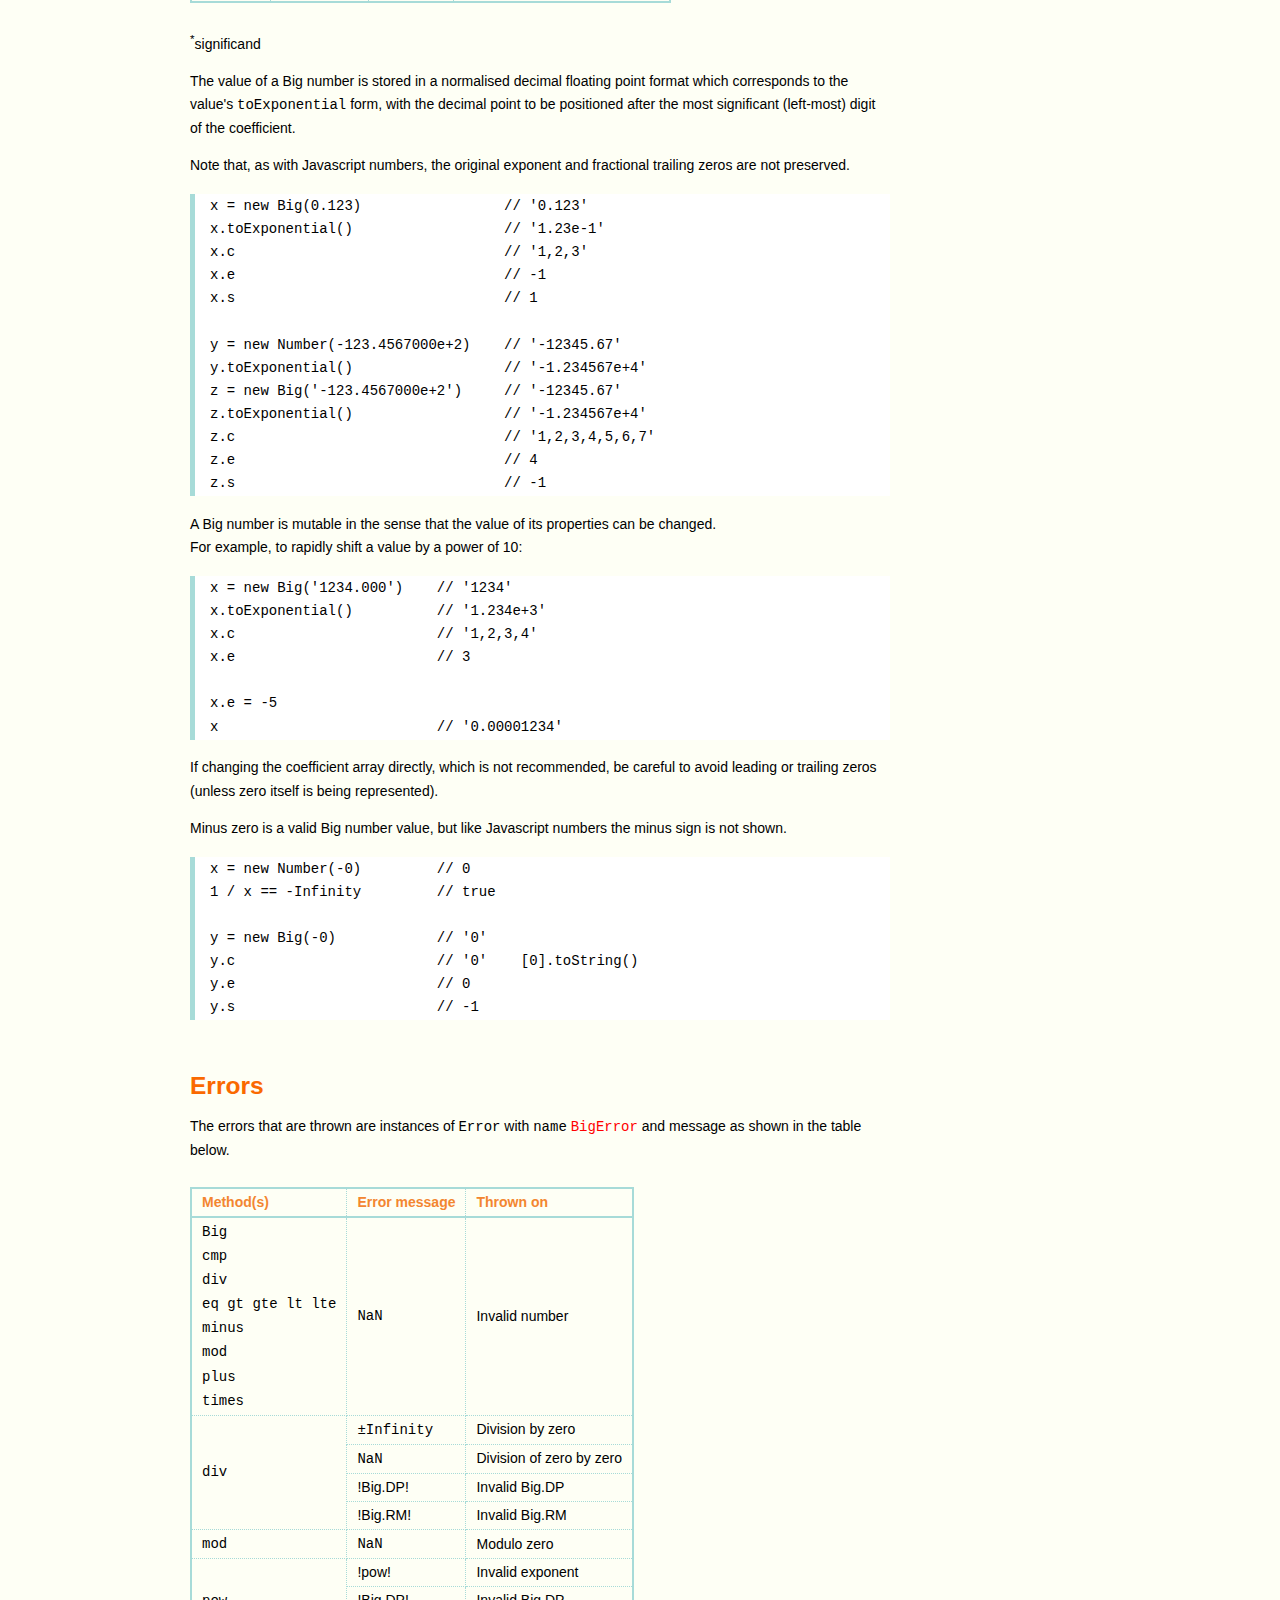
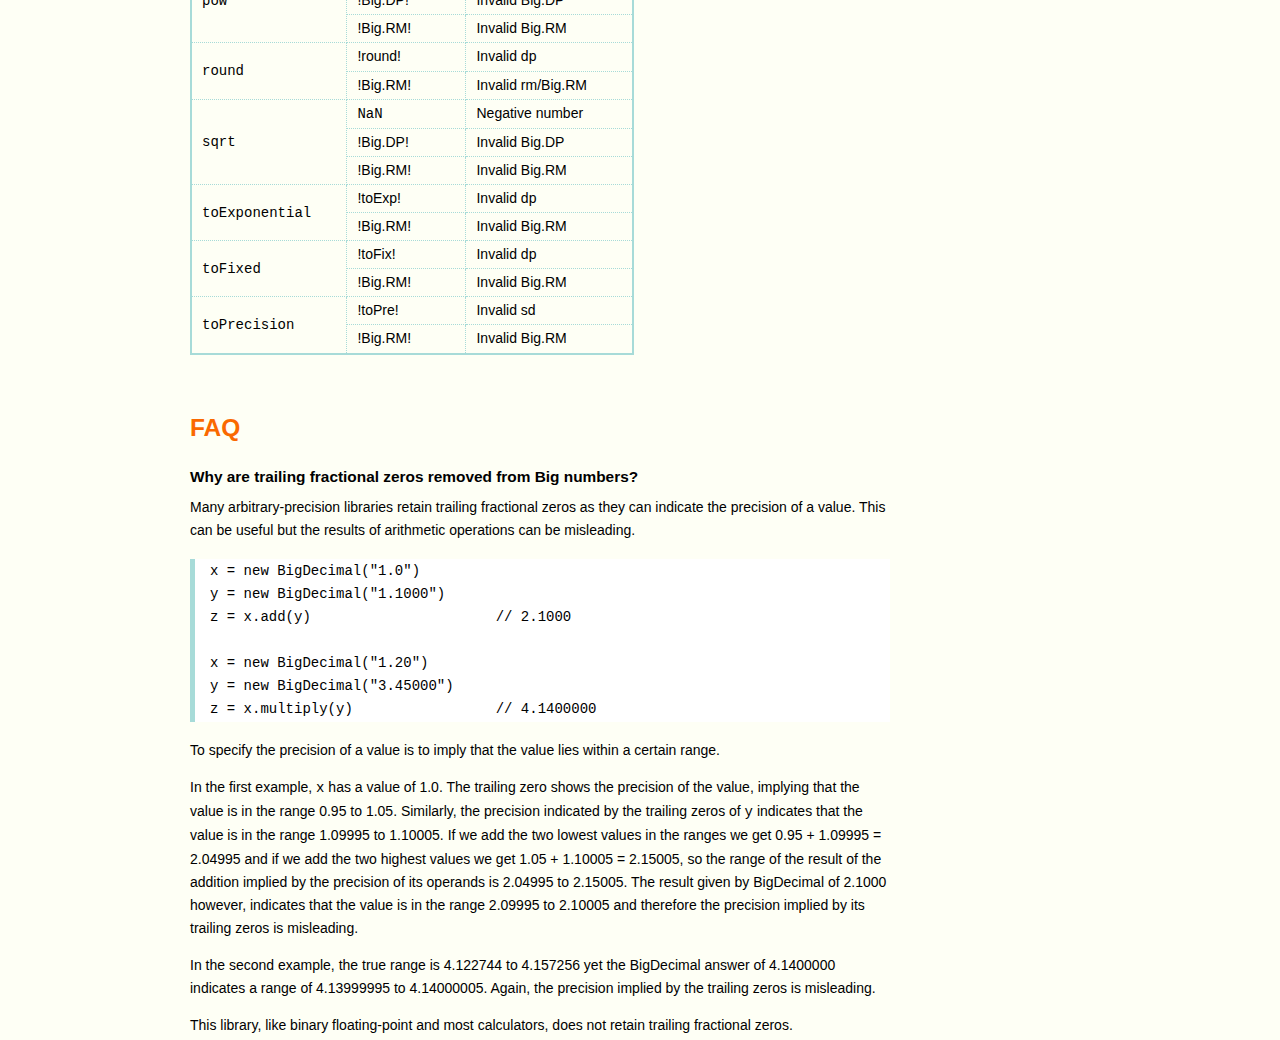
<file: js/big.js-master/docs/legacy/v1.x.x.html>
<!DOCTYPE HTML>
<html>
<head>
  <meta charset="utf-8">
  <meta http-equiv="X-UA-Compatible" content="IE=edge,chrome=1">
  <meta name="Author" content="M Mclaughlin">
  <title>big.js API</title>
  <style>
html{font-family:sans-serif;font-size:100%}
body{font-family:"Helvetica Neue",Helvetica,Arial,sans-serif;font-size:14px;
  line-height:1.65em;background:#fefff5;color:#000;min-height:100%;margin:0}
.nav{background:#fff;position:fixed;top:0;bottom:0;left:0;width:130px;
  overflow-y:auto;padding:15px 0 30px 20px; border-right: 1px solid #69d2e7}
div.container{width:700px;margin:30px 0 50px 190px}
p{margin:0 0 1em;width:700px}
pre,ul{margin:1em 0}
h1,h2,h3,h4,h5{margin:0;padding:1.5em 0 0}
h1,h2{padding:.75em 0 1em}
h1{font-size:2.75em;color:#fa6900}
h2{font-size:2.25em;color:#fa6900}
h3{font-size:1.75em;color:#69d2e7}
h4{font-size:1.75em;color:#fa6900;padding-bottom:.75em}
h5{font-size:1.2em;padding-bottom:.3em}
h6{font-size:1.1em;margin:0;padding:0.5em 0}
dd dt{font-size:1.2em}
dt{padding-top:.5em}
dd{padding-top:.35em}
b{font-weight:700}
a,a:visited{color:#444;text-decoration:none}
a:active,a:hover{outline:0;color:#000}
a:hover{text-decoration:underline}
.nav a,.nav b,.nav a:visited{display:block;color:#fa6900;font-weight:700;
  margin-top:15px}
.nav b{color:#69d2e7;margin-top:20px;cursor:default;width:auto}
ul{list-style-type:none;padding:0 0 0 20px}
.nav ul{line-height:14px;padding-left:0;margin:5px 0 0}
.nav ul a,.nav ul a:visited{display:inline;color:#000;font-family:Verdana,
  Geneva,sans-serif;font-size:11px;font-weight:400;margin:0}
.inset,ul.inset{margin-left:20px}
code.inset{font-size:.9em}
.nav li{cursor:pointer;width:auto;margin:0 0 3px}
span.alias{font-style:italic;margin-left:20px}
table{border-collapse:collapse;border-spacing:0;border:2px solid #a7dbd8;
  margin:1.75em 0;padding:0}
td,th{text-align:left;margin:0;padding:2px 10px;border:1px dotted #a7dbd8}
th{border-top:2px solid #a7dbd8;border-bottom:2px solid #a7dbd8;color:#f38630}
pre{background:#fff;white-space:pre-wrap;word-wrap:break-word;
  border-left:5px solid #a7dbd8;padding:1px 0 1px 15px;margin:1.2em 0}
code,pre{font-family:Monaco,Consolas,"Lucida Console",monospace;
  font-weight:400}
.end{margin-bottom:25px}
.nav-title{color:#fa6900}
.centre{text-align:center}
.error{color:#f00}
  </style>
</head>
<body>

  <div class="nav">

    <a class='nav-title' href="#">big.js</a>

    <b> CONSTRUCTOR </b>
    <ul>
      <li><a href="#big">Big</a></li>
    </ul>

    <a href="#constructor-properties">Properties</a>
    <ul>
      <li><a href="#dp">DP</a></li>
      <li><a href="#rm">RM</a></li>
    </ul>

    <b> INSTANCE </b>

    <a href="#prototype-methods">Methods</a>
    <ul>
      <li><a href="#abs"    >abs</a></li>
      <li><a href="#cmp"    >cmp</a></li>
      <li><a href="#div"    >div</a></li>
      <li><a href="#eq"     >eq</a></li>
      <li><a href="#gt"     >gt</a></li>
      <li><a href="#gte"    >gte</a></li>
      <li><a href="#lt"     >lt</a></li>
      <li><a href="#lte"    >lte</a></li>
      <li><a href="#minus"  >minus</a></li>
      <li><a href="#mod"    >mod</a></li>
      <li><a href="#plus"   >plus</a></li>
      <li><a href="#pow"    >pow</a></li>
      <li><a href="#round"  >round</a></li>
      <li><a href="#sqrt"   >sqrt</a></li>
      <li><a href="#times"  >times</a></li>
      <li><a href="#toE"    >toExponential</a></li>
      <li><a href="#toF"    >toFixed</a></li>
      <li><a href="#toP"    >toPrecision</a></li>
      <li><a href="#toS"    >toString</a></li>
      <li><a href="#valueOf">valueOf</a></li>
    </ul>

    <a href="#instance-properties">Properties</a>
    <ul>
      <li><a href="#coefficient">c : coefficient</a></li>
      <li><a href="#exponent"   >e : exponent</a></li>
      <li><a href="#sign"       >s : sign</a></li>
    </ul>

    <a href="#Errors">Errors</a>

    <a class='end' href="#faq">FAQ</a>

  </div>

  <div class="container">

    <h1>big.js</h1>

    <p>
      A small, fast, easy-to-use library for arbitrary-precision decimal
      arithmetic.
    </p>

    <p>
      <a href="https://github.com/MikeMcl/big.js/">Hosted on GitHub</a>.
    </p>


    <h2>API</h2>

    <p>
      In all examples below, <code>var</code> and semicolons are not shown, and
      if a commented-out value is in quotes it means <code>toString</code> has
      been called on the preceding expression.
    </p>



    <h3>CONSTRUCTOR</h3>

    <h5 id="big">
      Big<code class='inset'>Big( value ) &rArr; <i>Big</i></code>
    </h5>
    <dl>
      <dt><code>value</code></dt>
      <dd>
        <i>number|string|Big</i>
      </dd>
      <dd>
        A decimal value.
      </dd>
      <dd>
        String values may be in exponential, as well as normal (non-exponential)
        notation.
      </dd>
      <dd>
        There is no limit to the number of digits of a <em>string</em> value
        (other than that of Javascript's maximum array size), but the largest
        recommended exponent magnitude is 1e+6.
      </dd>
      <dd>
        <code>Infinity</code>, <code>NaN</code> and hexadecimal literal
        strings, e.g. '0xff', are <u>not</u> valid.<br>
        String values in octal literal form will be interpreted as decimals,
        e.g. '011' is 11, not 9.
      </dd>
    </dl>
    <p>Returns a new instance of a Big number object.</p>
    <p>
      Throws <code class='error'>NaN</code> on an invalid <code>value</code>.
    </p>
    <pre>
x = new Big(9)                       // '9'
y = new Big(x)                       // '9'
Big(435.345)                         // 'new' is optional
new Big('5032485723458348569331745.33434346346912144534543')
new Big('4.321e+4')                  // '43210'
new Big('-735.0918e-430')            // '-7.350918e-428'</pre>



    <h4 id="constructor-properties">Properties</h4>

    <h5 id="dp">DP</h5>
    <p>
      <i>number</i> : integer, 0 to 1e+6 inclusive<br />
      Default value: <code>20</code>
    </p>
    <p>
      The <u>maximum</u> number of decimal places of the results of operations
      involving division.<br />
      It is relevant only to the <code>div</code> and <code>sqrt</code> methods,
      and the <code>pow</code> method when the exponent is negative.
    </p>
    <p>
      The value will be checked for validity when one of the above methods is
      called.<br />
      <code class='error'>!Big.DP!</code> will be thrown if the value is found to be invalid.
    </p>
    <pre>Big.DP = 40</pre>



    <h5 id="rm">RM</h5>
    <p>
      <i>number</i> : 0, 1, 2 or 3<br />
      Default value: <code>1</code>
    </p>
    <p>
      The rounding mode used in the above operations and by
      <a href='#round'><code>round</code></a>,
      <a href='#toE'><code>toExponential</code></a>,
      <a href='#toF'><code>toFixed</code></a> and
      <a href='#toP'><code>toPrecision</code></a>.
    </p>
    <table>
      <tr>
        <th>Value</th>
        <th>Description</th>
        <th>BigDecimal equivalent</th>
      </tr>
      <tr>
        <td class='centre'>0</td>
        <td>
          Rounds towards zero.<br />
          I.e. truncate, no rounding.
        </td>
        <td id="round-down">ROUND_DOWN</td>
      </tr>
      <tr>
        <td class='centre'>1</td>
        <td>
          Rounds towards nearest neighbour.<br />
          If equidistant, rounds away from zero.
        </td>
        <td id="round-half-up">ROUND_HALF_UP</td>
      </tr>
      <tr>
        <td class='centre'>2</td>
        <td>
          Rounds towards nearest neighbour.<br />
          If equidistant, rounds towards even neighbour.
        </td>
        <td id="round-half-even">ROUND_HALF_EVEN</td>
      </tr>
      <tr>
        <td class='centre'>3</td>
        <td>Rounds away from zero.</td>
        <td id="round-up">ROUND_UP</td>
      </tr>
    </table>
    <p>
      The value will be checked for validity when one of the above methods is
      called.<br />
      <code class='error'>!Big.RM!</code> will be thrown if the value is found to be invalid.
    </p>
    <pre>Big.RM = 0</pre>



    <h3>INSTANCE</h3>

    <h4 id="prototype-methods">Methods</h4>
    <p>
      The methods inherited by a Big number instance from its constructor's
      prototype object.
    </p>
    <p>
      A Big number is immutable in the sense that it is not changed by its
      methods.
    </p>



    <h5 id="abs">abs<code class='inset'>.abs() &rArr; <i>Big</i></code></h5>
    <p>
      Returns a Big number whose value is the absolute value, i.e. the
      magnitude, of this Big number.
    </p>
    <pre>
x = new Big(-0.8)
x.abs()                     // '0.8'</pre>



    <h5 id="cmp">
      cmp<code class='inset'>.cmp( n ) &rArr; <i>number</i></code>
    </h5>
    <p><code>n</code> : <i>number|string|Big</i><br /></p>
    <table>
      <tr>
        <th>Returns</th>
        <th colspan=2>&nbsp;</th>
      </tr>
      <tr>
        <td class='centre'>1</td>
        <td>
          If the value of this Big number is greater than the value of <code>n</code>
        </td>
      </tr>
      <tr>
        <td class='centre'>-1</td>
        <td>
          If the value of this Big number is less than the value of <code>n</code>
        </td>
      </tr>
      <tr>
        <td class='centre'>0</td>
        <td>If this Big number and <code>n</code> have the same value</td>
      </tr>
    </table>
    <p>Throws <code class='error'>NaN</code> if <code>n</code> is invalid.</p>
    <pre>
x = new Big(6)
y = new Big(5)
x.cmp(y)                   // 1
y.cmp(x.minus(1))          // 0</pre>



    <h5 id="div">div<code class='inset'>.div(n) &rArr; <i>Big</i></code></h5>
    <p><code>n</code> : <i>number|string|Big</i><br /></p>
    <p>
      Returns a Big number whose value is the value of this Big number divided
      by <code>n</code>.
    </p>
    <p>
      If the result has more fraction digits than is specified by
      <a href='#dp'><code>Big.DP</code></a>, it will be rounded to
      <a href='#dp'><code>Big.DP</code></a> decimal places using rounding mode
      <a href='#rm'><code>Big.RM</code></a>.
    </p>
    <p>
      Throws <code class='error'>NaN</code> if <code>n</code> is invalid.<br />
      Throws <code class='error'>&plusmn;Infinity</code> on division by zero.<br />
      Throws <code class='error'>NaN</code> on division of zero by zero.
    </p>
    <pre>
x = new Big(355)
y = new Big(113)
x.div(y)                   // '3.14159292035398230088'
Big.DP = 2
x.div(y)                   // '3.14'
x.div(5)                   // '71'</pre>






    <h5 id="eq">eq<code class='inset'>.eq(n) &rArr; <i>boolean</i></code></h5>
    <p><code>n</code> : <i>number|string|Big</i></p>
    <p>
      Returns <code>true</code> if the value of this Big equals the value
      of <code>n</code>, otherwise returns <code>false</code>.
    </p>
    <p>Throws <code class='error'>NaN</code> if <code>n</code> is invalid.</p>
    <pre>
0 === 1e-324               // true
x = new Big(0)
x.eq('1e-324')             // false
Big(-0).eq(x)              // true  ( -0 === 0 )</pre>



    <h5 id="gt">
      gt<code class='inset'>.gt(n) &rArr; <i>boolean</i></code>
    </h5>
    <p><code>n</code> : <i>number|string|Big</i></p>
    <p>
      Returns <code>true</code> if the value of this Big is greater than
      the value of <code>n</code>, otherwise returns <code>false</code>.
    </p>
    <p>Throws <code class='error'>NaN</code> if <code>n</code> is invalid.</p>
    <pre>
0.1 &gt; 0.3 - 0.2              // true
x = new Big(0.1)
x.gt(Big(0.3).minus(0.2))    // false
Big(0).gt(x)                 // false</pre>



    <h5 id="gte">
      gte<code class='inset'>.gte(n) &rArr; <i>boolean</i></code>
    </h5>
    <p><code>n</code> : <i>number|string|Big</i></p>
    <p>
      Returns <code>true</code> if the value of this Big is greater than
      or equal to the value of <code>n</code>, otherwise returns
      <code>false</code>.
    </p>
    <p>Throws <code class='error'>NaN</code> if <code>n</code> is invalid.</p>
    <pre>
0.3 - 0.2 &gt;= 0.1               // false
x = new Big(0.3).minus(0.2)
x.gte(0.1)                     // true
Big(1).gte(x)                  // true</pre>



    <h5 id="lt">
      lt<code class='inset'>.lt(n) &rArr; <i>boolean</i></code>
    </h5>
    <p><code>n</code> : <i>number|string|Big</i></p>
    <p>
      Returns <code>true</code> if the value of this Big is less than the
      value of <code>n</code>, otherwise returns <code>false</code>.
    </p>
    <p>Throws <code class='error'>NaN</code> if <code>n</code> is invalid.</p>
    <pre>
0.3 - 0.2 &lt; 0.1                // true
x = new Big(0.3).minus(0.2)
x.lt(0.1)                      // false
Big(0).lt(x)                   // true</pre>



    <h5 id="lte">
      lte<code class='inset'>.lte(n) &rArr; <i>boolean</i></code>
    </h5>
    <p><code>n</code> : <i>number|string|Big</i></p>
    <p>
      Returns <code>true</code> if the value of this Big is less than or
      equal to the value of <code>n</code>, otherwise returns
      <code>false</code>.
    </p>
    <p>Throws <code class='error'>NaN</code> if <code>n</code> is invalid.</p>
    <pre>
0.1 &lt;= 0.3 - 0.2               // false
x = new Big(0.1)
x.lte(Big(0.3).minus(0.2))     // true
Big(-1).lte(x)                 // true</pre>



    <h5 id="minus">
      minus<code class='inset'>.minus(n) &rArr; <i>Big</i></code>
    </h5>
    <p><code>n</code> : <i>number|string|Big</i></p>
    <p>
      Returns a Big number whose value is the value of this Big number minus
      <code>n</code>.
    </p>
    <p>Throws <code class='error'>NaN</code> if <code>n</code> is invalid.</p>
    <pre>
0.3 - 0.1                  // 0.19999999999999998
x = new Big(0.3)
x.minus(0.1)               // '0.2'</pre>



    <h5 id="mod">mod<code class='inset'>.mod(n) &rArr; <i>Big</i></code></h5>
    <p><code>n</code> : <i>number|string|Big</i></p>
    <p>
      Returns a Big number whose value is the value of this Big number modulo
      <code>n</code>, i.e. the integer remainder of dividing this Big number by
      <code>n</code>.
    </p>
    <p>
      The result will have the same sign as this Big number, and it will match
      that of Javascript's % operator (within the limits of its precision) and
      BigDecimal's remainder method.
    </p>
     <p>Throws <code class='error'>NaN</code> if <code>n</code> is negative or otherwise invalid.</p>
    <pre>
1 % 0.9                    // 0.09999999999999998
x = new Big(1)
x.mod(0.9)                 // '0.1'</pre>



    <h5 id="plus">
      plus<code class='inset'>.plus(n) &rArr; <i>Big</i></code>
    </h5>
    <p><code>n</code> : <i>number|string|Big</i></p>
    <p>
      Returns a Big number whose value is the value of this Big number plus
      <code>n</code>.
    </p>
    <p>Throws <code class='error'>NaN</code> if <code>n</code> is invalid.</p>
    <pre>
0.1 + 0.2                  // 0.30000000000000004
x = new Big(0.1)
y = x.plus(0.2)            // '0.3'
Big(0.7).plus(x).plus(y)   // '1'</pre>



     <h5 id="pow">pow<code class='inset'>.pow( exp ) &rArr; <i>Big</i></code>
    </h5>
    <p>
      <code>exp</code> : <i>number</i> : integer, -1e+6 to 1e+6 inclusive
    </p>
    <p>
      Returns a Big number whose value is the value of this Big number raised to
      the power <code>exp</code>.
    </p>
    <p>
      If <code>exp</code> is negative and the result has more fraction digits
      than is specified by <a href='#dp'><code>Big.DP</code></a>, it will be
      rounded to <a href='#dp'><code>Big.DP</code></a> decimal places using
      rounding mode <a href='#rm'><code>Big.RM</code></a>.
    </p>
    <p>Throws <code class='error'>!pow!</code> if <code>exp</code> is invalid.</p>
    <p>
      Note: High value exponents may cause this method to be slow to return.
    </p>
    <pre>
Math.pow(0.7, 2)           // 0.48999999999999994
x = new Big(0.7)
x.pow(2)                   // '0.49'
Big.DP = 20
Big(3).pow(-2)             // '0.11111111111111111111'

new Big(123.456).pow(1000).toString().length     // 5099
new Big(2).pow(1e+6)       // Time taken (Node.js): 9 minutes 34 secs.</pre>



    <h5 id="round">
      round<code class='inset'>.round( [dp [, rm]] )
      &rArr; <i>Big</i></code>
    </h5>
    <p>
      <code>dp</code> : <i>number</i> : integer, 0 to 1e+6 inclusive
      <br />
      <code>rm</code> : <i>number</i> : 0, 1 or 2
    </p>
    <p>
      Returns a Big number whose value is the value of this Big number rounded
      using rounding mode <code>rm</code> to a maximum of <code>dp</code>
      decimal places.
    </p>
    <p>
      if <code>dp</code> is omitted or is <code>null</code> or undefined, the
      return value is <code>n</code> rounded to a whole number.<br />
      if <code>rm</code> is omitted or is <code>null</code> or
      undefined, the current <a href='#rm'><code>Big.RM</code></a> setting is
      used.
    </p>
    <p>
      Throws <code class='error'>!round!</code> if <code>dp</code> is invalid.<br />
      Throws <code class='error'>!Big.RM!</code> if <code>rm</code> is invalid.
    </p>
    <pre>
x = 123.45
Math.round(x)              // 123
y = new Big(x)
y.round()                  // '123'
y.round(2)                 // '123.45'
y.round(10)                // '123.45'
y.round(1, 0)              // '123.4'
y.round(1, 1)              // '123.5'
y.round(1, 2)              // '123.4'
y.round(1, 3)              // '123.5'
y                          // '123.45'</pre>



    <h5 id="sqrt">sqrt<code class='inset'>.sqrt() &rArr; <i>Big</i></code></h5>
    <p>
      Returns a Big number whose value is the square root of this Big number.
    </p>
    <p>
      If the result has more fraction digits than is specified by
      <a href='#dp'><code>Big.DP</code></a>, it will be rounded to
      <a href='#dp'><code>Big.DP</code></a> decimal places using rounding mode
      <a href='#rm'><code>Big.RM</code></a>.
    </p>
    <p>Throws <code class='error'>NaN</code> if this Big number is negative.</p>
    <pre>
x = new Big(16)
x.sqrt()                   // '4'
y = new Big(3)
y.sqrt()                   // '1.73205080756887729353'</pre>



    <h5 id="times">
      times<code class='inset'>.times(n) &rArr; <i>Big</i></code>
    </h5>
    <p><code>n</code> : <i>number|string|Big</i><br /></p>
    <p>
      Returns a Big number whose value is the value of this Big number times
      <code>n</code>.
    </p>
    <p>Throws <code class='error'>NaN</code> if <code>n</code> is invalid.</p>
    <pre>
0.6 * 3                    // 1.7999999999999998
x = new Big(0.6)
y = x.times(3)             // '1.8'
Big('7e+500').times(y)     // '1.26e+501'</pre>



    <h5 id="toE">
      toExponential<code class='inset'>.toExponential( [dp] ) &rArr;
      <i>string</i></code>
    </h5>
    <p><code>dp</code> : <i>number</i> : integer, 0 to 1e+6 inclusive</p>
    <p>
      Returns a string representing the value of this Big number in exponential
      notation to a fixed number of decimal places <code>dp</code>.
    </p>
    <p>
      If the value of this Big number in exponential notation has more digits to
      the right of the decimal point than is specified by <code>dp</code>, the
      return value will be rounded to <code>dp</code> decimal places using
      rounding mode <a href='#rm'><code>Big.RM</code></a>.
    </p>
    <p>
      If the value of this Big number in exponential notation has fewer digits
      to the right of the decimal point than is specified by <code>dp</code>,
      the return value will be appended with zeros accordingly.
    </p>
    <p>
      If <code>dp</code> is omitted, or is <code>null</code> or undefined, the
      number of digits after the decimal point defaults to the minimum number of
      digits necessary to represent the value exactly.
    </p>
    <p>Throws <code class='error'>!toExp!</code> if <code>dp</code> is invalid.</p>
    <pre>
x = 45.6
y = new Big(x)
x.toExponential()          // '4.56e+1'
y.toExponential()          // '4.56e+1'
x.toExponential(0)         // '5e+1'
y.toExponential(0)         // '5e+1'
x.toExponential(1)         // '4.6e+1'
y.toExponential(1)         // '4.6e+1'
x.toExponential(3)         // '4.560e+1'
y.toExponential(3)         // '4.560e+1'</pre>



    <h5 id="toF">
      toFixed<code class='inset'>.toFixed( [dp] ) &rArr;
      <i>string</i></code>
    </h5>
    <p>
      <code>dp</code> : <i>number</i> : integer, 0 to 1e+6 inclusive
    </p>
    <p>
      Returns a string representing the value of this Big number in normal
      notation to a fixed number of decimal places <code>dp</code>.
    </p>
    <p>
      If the value of this Big number in normal notation has more digits to the
      right of the decimal point than is specified by <code>dp</code>, the
      return value will be rounded to <code>dp</code> decimal places using
      rounding mode <a href='#rm'><code>Big.RM</code></a>.
    </p>
    <p>
      If the value of this Big number in normal notation has fewer fraction
      digits then is specified by <code>dp</code>, the return value will be
      appended with zeros accordingly.
    </p>
    <p>
      Unlike <code>Number.prototype.toFixed</code>, which returns
      exponential notation if a number is greater or equal to 10<sup>21</sup>,
      this method will always return normal notation.
    </p>
    <p>
      If <code>dp</code> is omitted, or is <code>null</code> or
      undefined, then the return value is simply the value in normal notation.
      This is  also unlike <code>Number.prototype.toFixed</code>, which returns
      the value to zero decimal places.
    </p>
    <p>Throws <code class='error'>!toFix!</code> if <code>dp</code> is invalid.</p>
    <pre>
x = 45.6
y = new Big(x)
x.toFixed()                // '46'
y.toFixed()                // '45.6'
y.toFixed(0)               // '46'
x.toFixed(3)               // '45.600'
y.toFixed(3)               // '45.600'</pre>



    <h5 id="toP">
      toPrecision<code class='inset'>.toPrecision( [sd] ) &rArr;
      <i>string</i></code>
    </h5>
    <p><code>sd</code> : <i>number</i> : integer, 1 to 1e+6 inclusive</p>
    <p>
      Returns a string representing the value of this Big number to the
      specified number of significant digits <code>sd</code>.
    </p>
    <p>
      If the value of this Big number has more digits than is specified by
      <code>sd</code>, the return value will be rounded to <code>sd</code>
      significant digits using rounding mode
      <a href='#rm'><code>Big.RM</code></a>.
    </p>
    <p>
      If the value of this Big number has fewer digits than is specified by
      <code>sd</code>, the return value will be appended with zeros accordingly.
    </p>
    <p>
      If <code>sd</code> is less than the number of digits necessary to
      represent the integer part of the value in normal notation, then
      exponential notation is used.
    </p>
    <p>
      If <code>sd</code> is omitted, or is <code>null</code> or undefined, then
      the return value is the same as <code>.toString()</code>.
    </p>
    <p>Throws <code class='error'>!toPre!</code> if <code>sd</code> is invalid.</p>
    <pre>
x = 45.6
y = new Big(x)
x.toPrecision()            // '45.6'
y.toPrecision()            // '45.6'
x.toPrecision(1)           // '5e+1'
y.toPrecision(1)           // '5e+1'
x.toPrecision(5)           // '45.600'
y.toPrecision(5)           // '45.600'</pre>



    <h5 id="toS">
      toString<code class='inset'>.toString() &rArr; <i>string</i></code>
    </h5>
    <p>
      Returns a string representing the value of this Big number.
    </p>
     <p>
      If this Big number has a positive exponent that is equal to or greater
      than 21, or a negative exponent equal to or less than -7, then exponential
      notation is returned.
    </p>
    <p>
      The point at which <code>toString</code> returns exponential rather than
      normal notation can be adjusted by changing the value of
      <code>TO_EXP_POS</code> and <code>TO_EXP_NEG</code> in the
      EDITABLE DEFAULTS section at the top of the source code file. By default,
      Big numbers correspond to Javascript's number type in this regard.
    </p>
    <pre>
x = new Big('9.99e+20')
x.toString()               // '999000000000000000000'
y = new Big('1E21')
x.toString()               // '1e+21'</pre>



    <h5 id="valueOf">
      valueOf<code class='inset'>.valueOf() &rArr; <i>string</i></code>
    </h5>
    <p>
      As <code>toString</code>.
    </p>
    <pre>
x = new Big('177.7e+457')
x.valueOf()                // '1.777e+459'</pre>



    <h4 id="instance-properties">Properties</h4>
    <p>
      A Big number is an object with three properties:
    </p>
    <table>
      <tr>
        <th>Property</th>
        <th>Description</th>
        <th>Type</th>
        <th>Value</th>
      </tr>
      <tr>
        <td class='centre' id='coefficient'><b>c</b></td>
        <td>coefficient<sup>*</sup></td>
        <td><i>number</i><code>[]</code></td>
        <td> Array of single digits</td>
      </tr>
      <tr>
        <td class='centre' id='exponent'><b>e</b></td>
        <td>exponent</td>
        <td><i>number</i></td>
        <td>Integer, -1e+6 to 1e+6 inclusive</td>
      </tr>
      <tr>
        <td class='centre' id='sign'><b>s</b></td>
        <td>sign</td>
        <td><i>number</i></td>
        <td>-1 or 1</td>
      </tr>
    </table>
    <p><sup>*</sup>significand</p>
    <p>
      The value of a Big number is stored in a normalised decimal floating point
      format which corresponds to the value's <code>toExponential</code> form,
      with the decimal point to be positioned after the most significant
      (left-most) digit of the coefficient.
    </p>
    <p>
      Note that, as with Javascript numbers, the original exponent and
      fractional trailing zeros are not preserved.
    </p>
    <pre>x = new Big(0.123)                 // '0.123'
x.toExponential()                  // '1.23e-1'
x.c                                // '1,2,3'
x.e                                // -1
x.s                                // 1

y = new Number(-123.4567000e+2)    // '-12345.67'
y.toExponential()                  // '-1.234567e+4'
z = new Big('-123.4567000e+2')     // '-12345.67'
z.toExponential()                  // '-1.234567e+4'
z.c                                // '1,2,3,4,5,6,7'
z.e                                // 4
z.s                                // -1</pre>


    <p>
      A Big number is mutable in the sense that the value of its properties can
      be changed.<br />
      For example, to rapidly shift a value by a power of 10:
    </p>
    <pre>
x = new Big('1234.000')    // '1234'
x.toExponential()          // '1.234e+3'
x.c                        // '1,2,3,4'
x.e                        // 3

x.e = -5
x                          // '0.00001234'</pre>
    <p>
      If changing the coefficient array directly, which is not recommended, be
      careful to avoid leading or trailing zeros (unless zero itself is being
      represented).
    </p>
    <p>
      Minus zero is a valid Big number value, but like Javascript numbers the
      minus sign is not shown.
    </p>
    <pre>
x = new Number(-0)         // 0
1 / x == -Infinity         // true

y = new Big(-0)            // '0'
y.c                        // '0'    [0].toString()
y.e                        // 0
y.s                        // -1</pre>



    <h4 id='Errors'>Errors</h4>
    <p>
      The errors that are thrown are instances of <code>Error</code> with
      <code>name</code> <code class='error'>BigError</code> and message as
      shown in the table below.
    </p>
    <table>
      <tr>
        <th>Method(s)</th>
        <th>Error message</th>
        <th>Thrown on</th>
      </tr>
      <tr>
        <td>
          <code>
            Big<br />cmp<br />div<br />eq gt gte lt lte<br />minus<br />mod<br />plus
            <br />times
          </code>
        </td>
        <td><code>NaN</code></td>
        <td>Invalid number</td>
      </tr>
      <tr>
        <td rowspan=4><code>div</code></td>
        <td><code>&plusmn;Infinity</code></td>
        <td>Division by zero</td>
      </tr>
      <tr>
        <td><code>NaN</code></td>
        <td>Division of zero by zero</td>
      </tr>
      <tr>
        <td>!Big.DP!</td>
        <td>Invalid Big.DP</td>
      </tr>
      <tr>
        <td>!Big.RM!</td>
        <td>Invalid Big.RM</td>
      </tr>
      <tr>
        <td><code>mod</code></td>
        <td><code>NaN</code></td>
        <td>Modulo zero</td>
      </tr>
      <tr>
        <td rowspan=3><code>pow</code></td>
        <td>!pow!</td>
        <td>Invalid exponent</td>
      </tr>
      <tr>
        <td>!Big.DP!</td>
        <td>Invalid Big.DP</td>
      </tr>
      <tr>
        <td>!Big.RM!</td>
        <td>Invalid Big.RM</td>
      </tr>
      <tr>
        <td rowspan=2><code>round</code></td>
        <td>!round!</td>
        <td>Invalid dp</td>
      </tr>
      <tr>
        <td>!Big.RM!</td>
        <td>Invalid rm/Big.RM</td>
      </tr>
      <tr>
        <td rowspan=3><code>sqrt</code></td>
        <td><code>NaN</code></td>
        <td>Negative number</td>
      </tr>
      <tr>
        <td>!Big.DP!</td>
        <td>Invalid Big.DP</td>
      </tr>
      <tr>
        <td>!Big.RM!</td>
        <td>Invalid Big.RM</td>
      </tr>
      <tr>
        <td rowspan=2><code>toExponential</code></td>
        <td>!toExp!</td>
        <td>Invalid dp</td>
      </tr>
      <tr>
        <td>!Big.RM!</td>
        <td>Invalid Big.RM</td>
      </tr>
      <tr>
        <td rowspan=2><code>toFixed</code></td>
        <td>!toFix!</td>
        <td>Invalid dp</td>
      </tr>
      <tr>
        <td>!Big.RM!</td>
        <td>Invalid Big.RM</td>
      </tr>
      <tr>
        <td rowspan=2><code>toPrecision</code></td>
        <td>!toPre!</td>
        <td>Invalid sd</td>
      </tr>
      <tr>
        <td>!Big.RM!</td>
        <td>Invalid Big.RM</td>
      </tr>
    </table>



    <h4 id='faq'>FAQ</h4>
    <h6>Why are trailing fractional zeros removed from Big numbers?</h6>
    <p>
      Many arbitrary-precision libraries retain trailing fractional zeros as
      they can indicate the precision of a value. This can be useful but the
      results of arithmetic operations can be misleading.
    </p>
    <pre>
x = new BigDecimal("1.0")
y = new BigDecimal("1.1000")
z = x.add(y)                      // 2.1000

x = new BigDecimal("1.20")
y = new BigDecimal("3.45000")
z = x.multiply(y)                 // 4.1400000
</pre>
    <p>
      To specify the precision of a value is to imply that the value lies
      within a certain range.
    </p>
    <p>
      In the first example, <code>x</code> has a value of 1.0. The trailing zero
      shows the precision of the value, implying that the value is in the range
      0.95 to 1.05. Similarly, the precision indicated by the trailing zeros of
      <code>y</code> indicates that the value is in the range 1.09995 to
      1.10005. If we add the two lowest values in the ranges we get 0.95 +
      1.09995 = 2.04995 and if we add the two highest values we get 1.05 +
      1.10005 = 2.15005, so the range of the result of the addition implied by
      the precision of its operands is 2.04995 to 2.15005. The result given by
      BigDecimal of 2.1000 however, indicates that the value is in the range
      2.09995 to 2.10005 and therefore the precision implied by its trailing
      zeros is misleading.
    </p>
    <p>
      In the second example, the true range is 4.122744 to 4.157256 yet the
      BigDecimal answer of 4.1400000 indicates a range of 4.13999995 to
      4.14000005. Again, the precision implied by the trailing zeros is
      misleading.
    </p>
    <p>
      This library, like binary floating-point and most calculators, does not
      retain trailing fractional zeros.<br />
      Instead, the <code>toExponential</code>, <code>toFixed</code> and
      <code>toPrecision</code> methods enable trailing zeros to be added if and
      when required.
    </p>
    <br />

  </div>

</body>
</html>
</file>
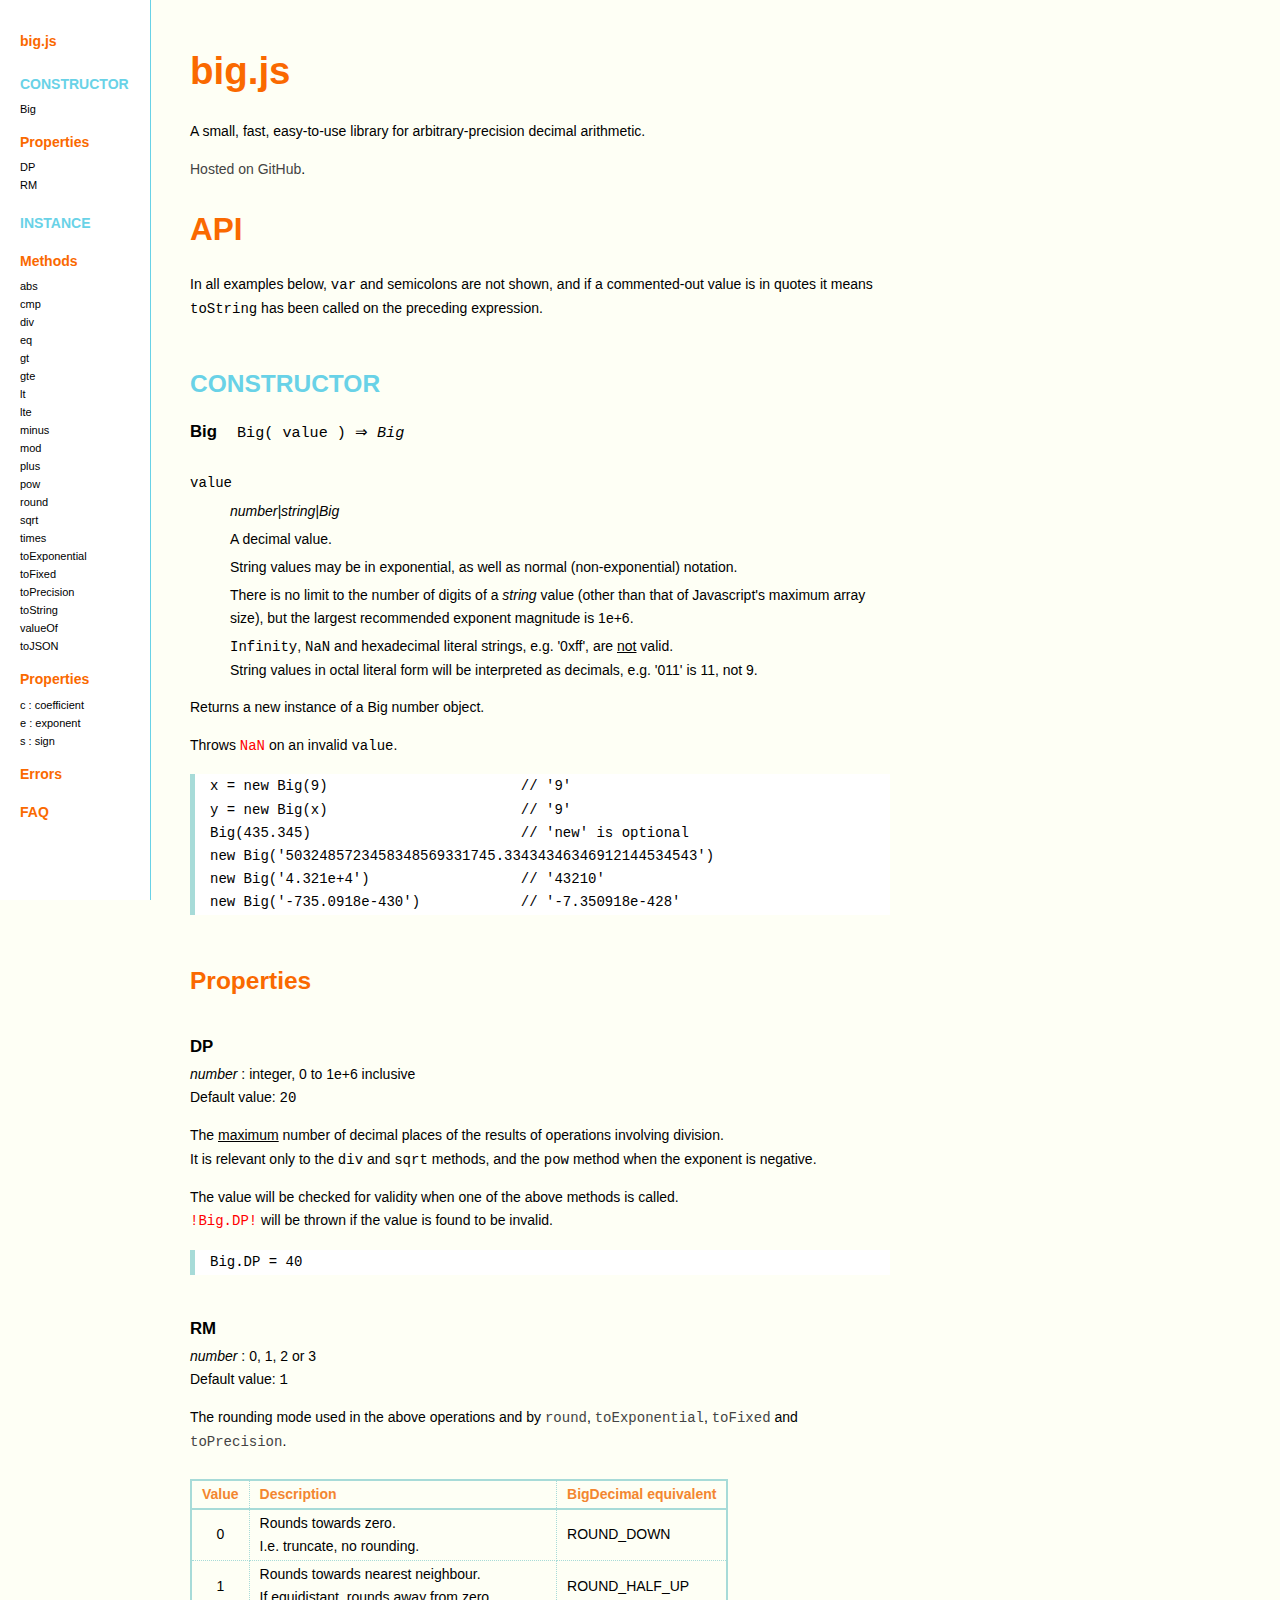
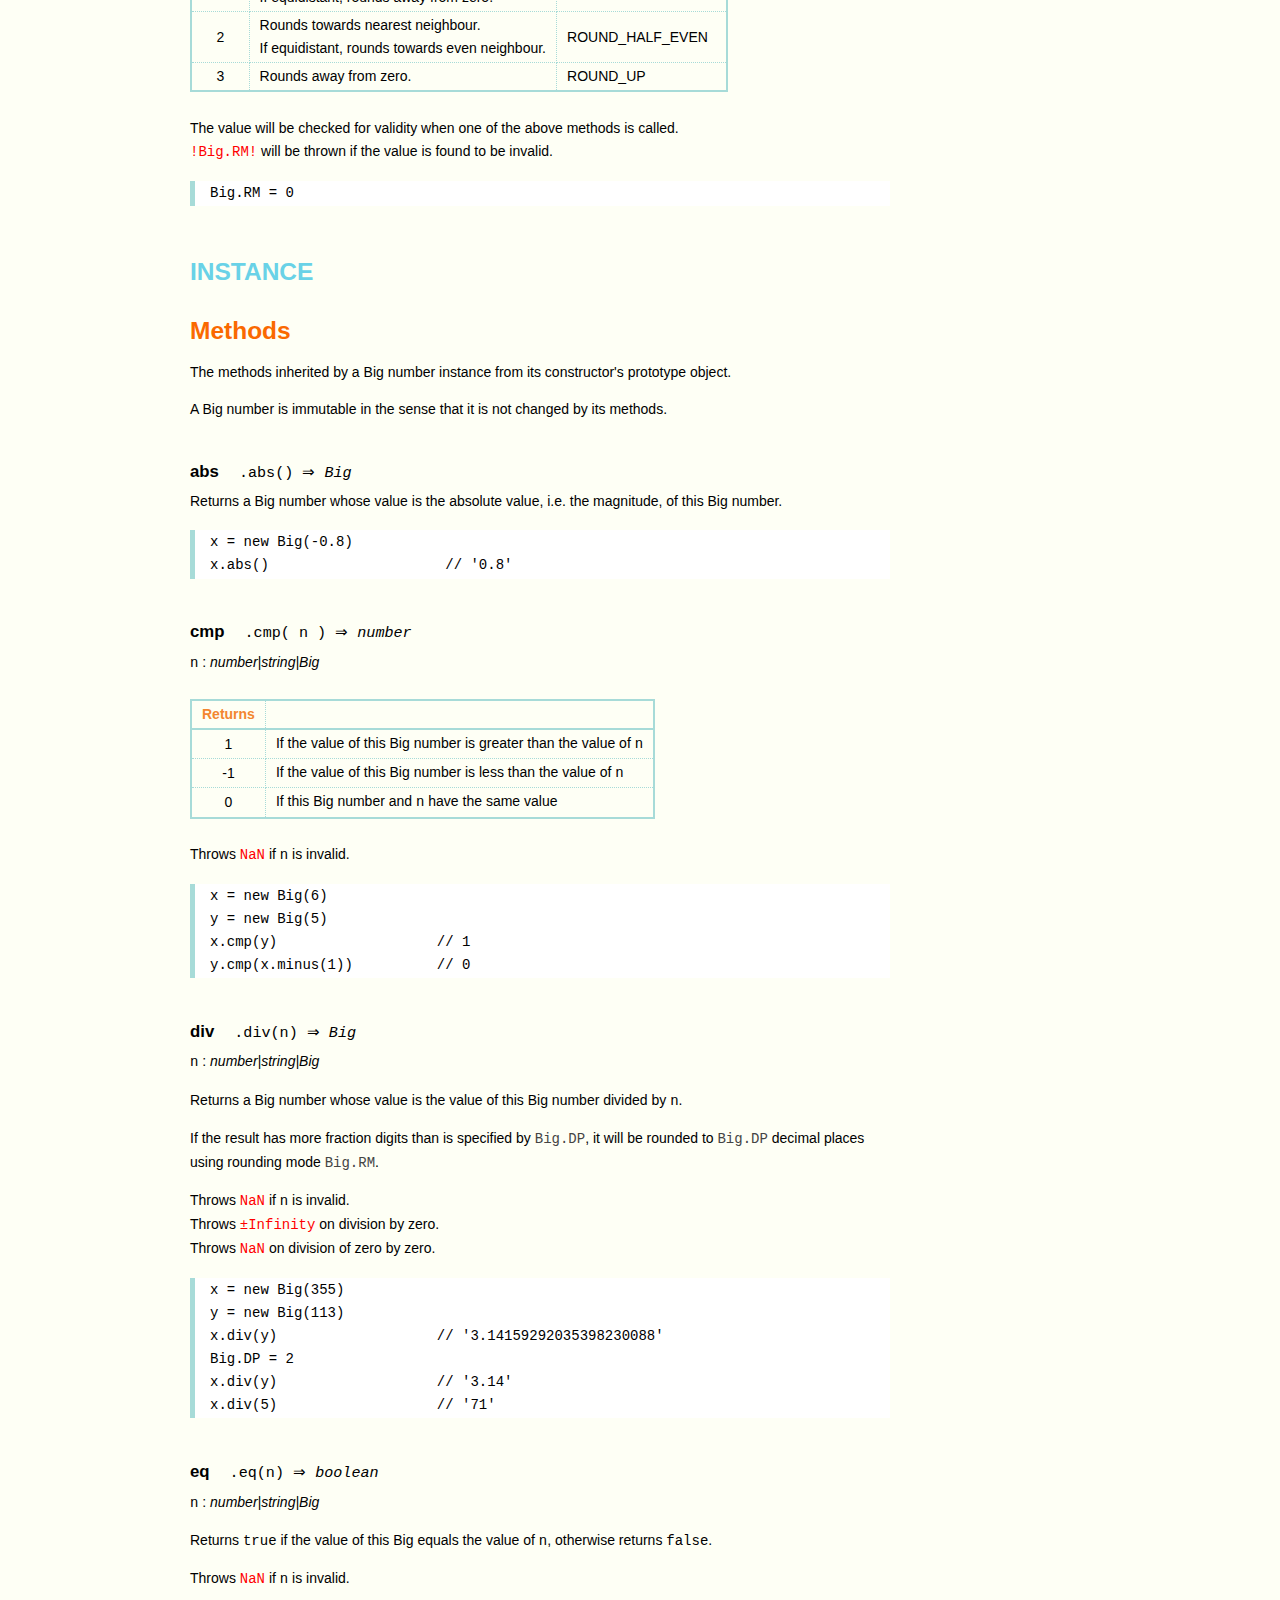
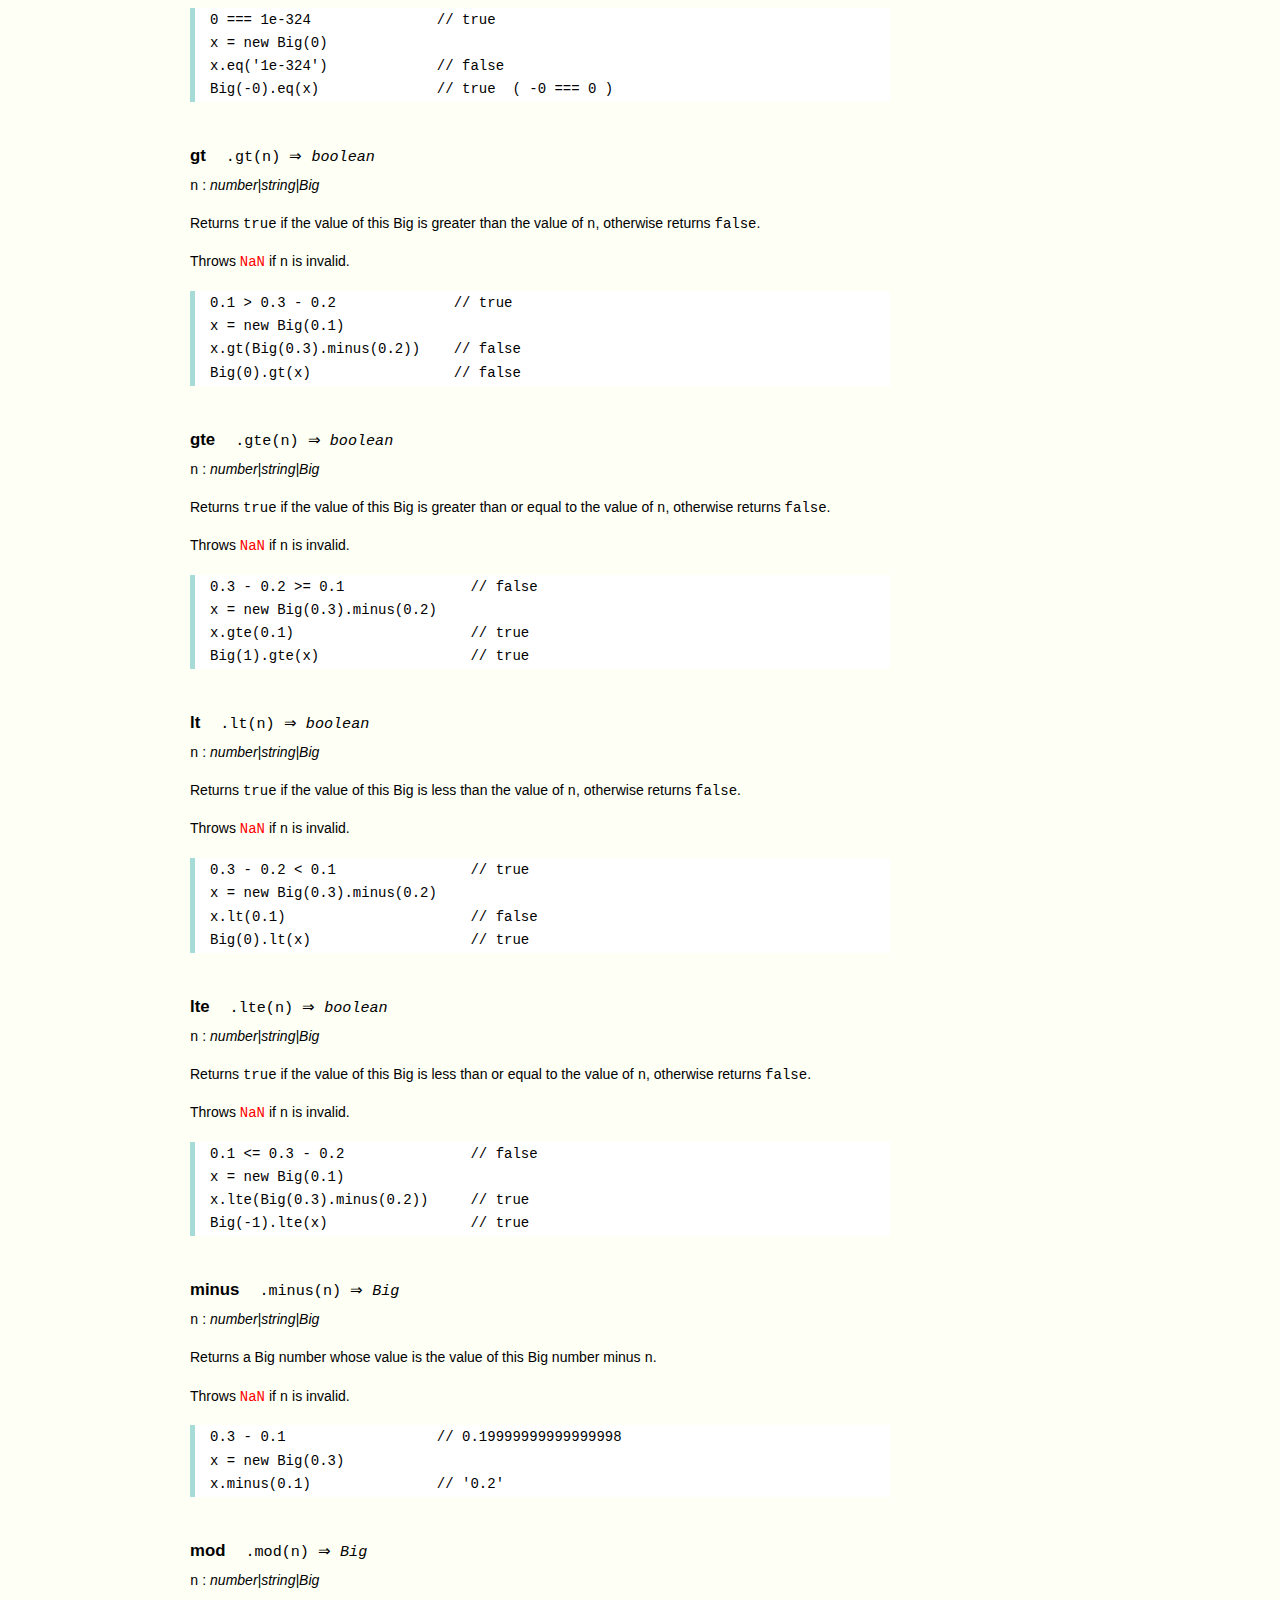
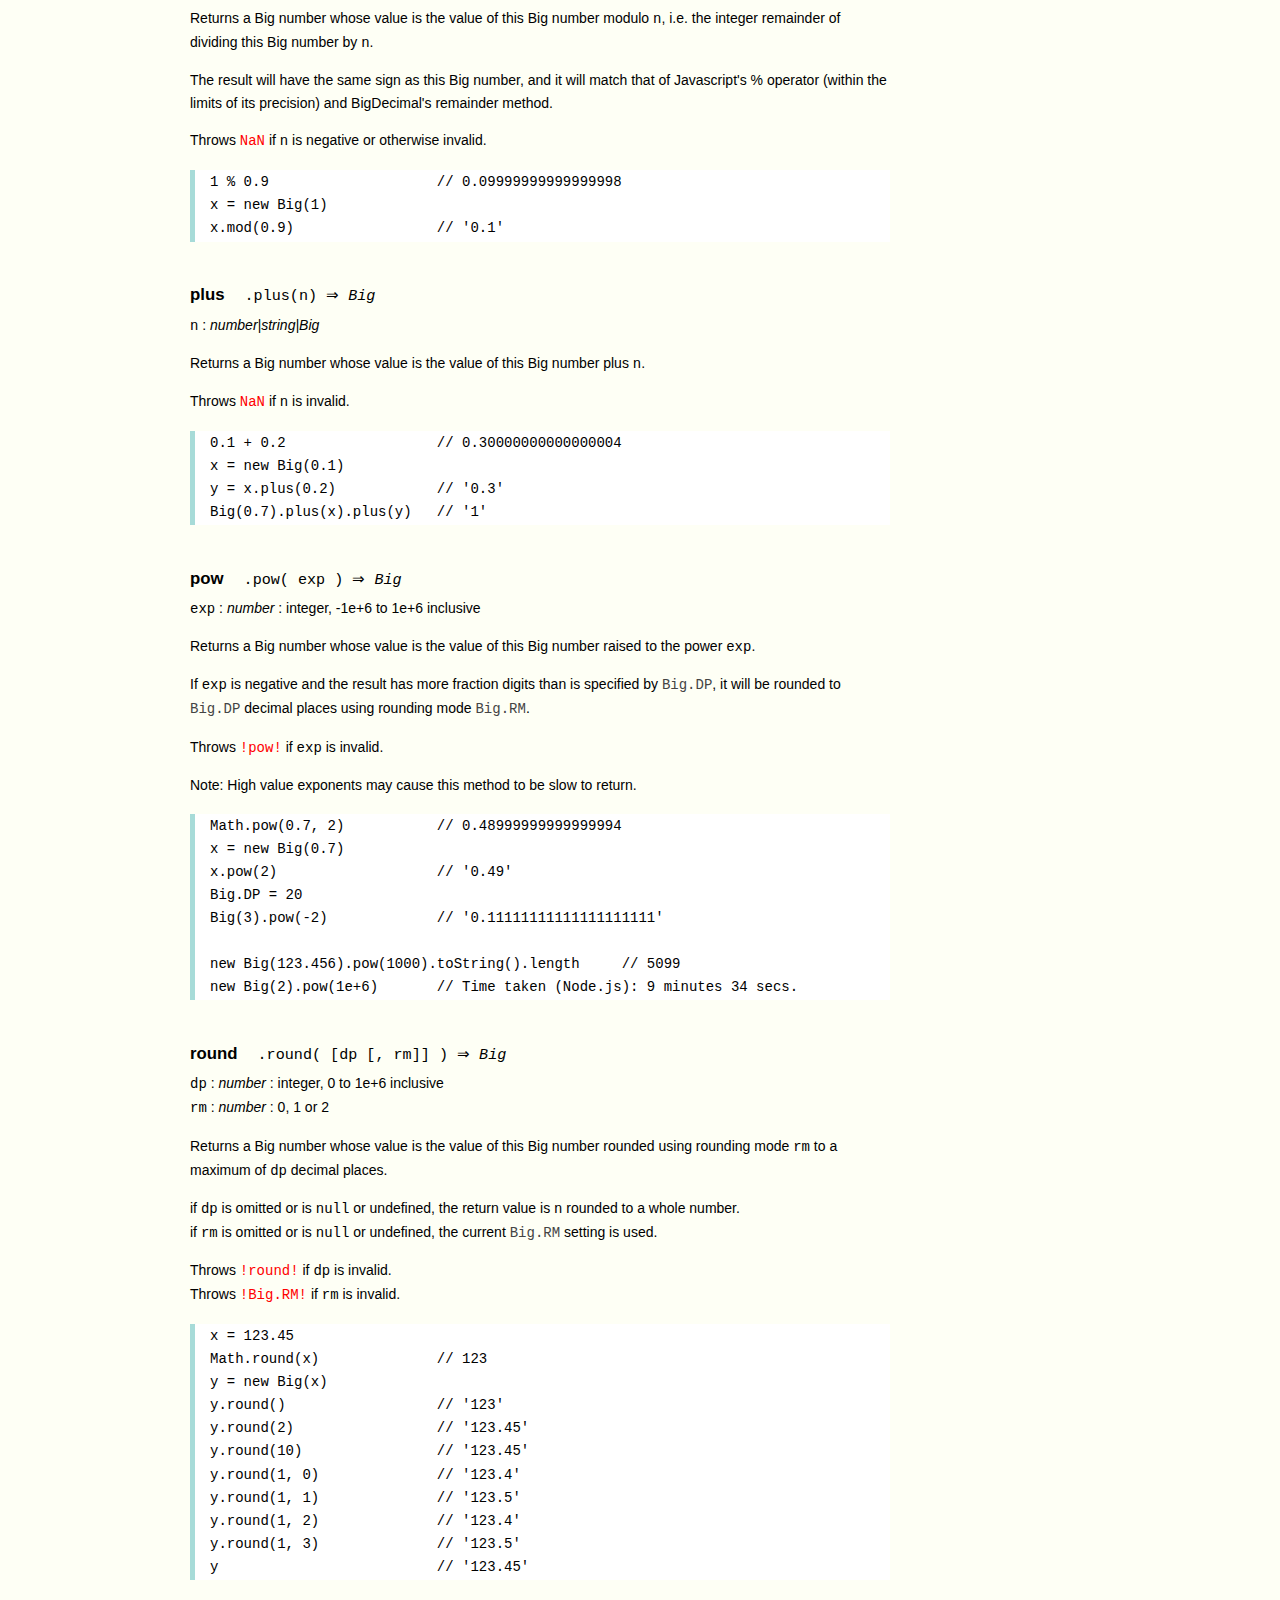
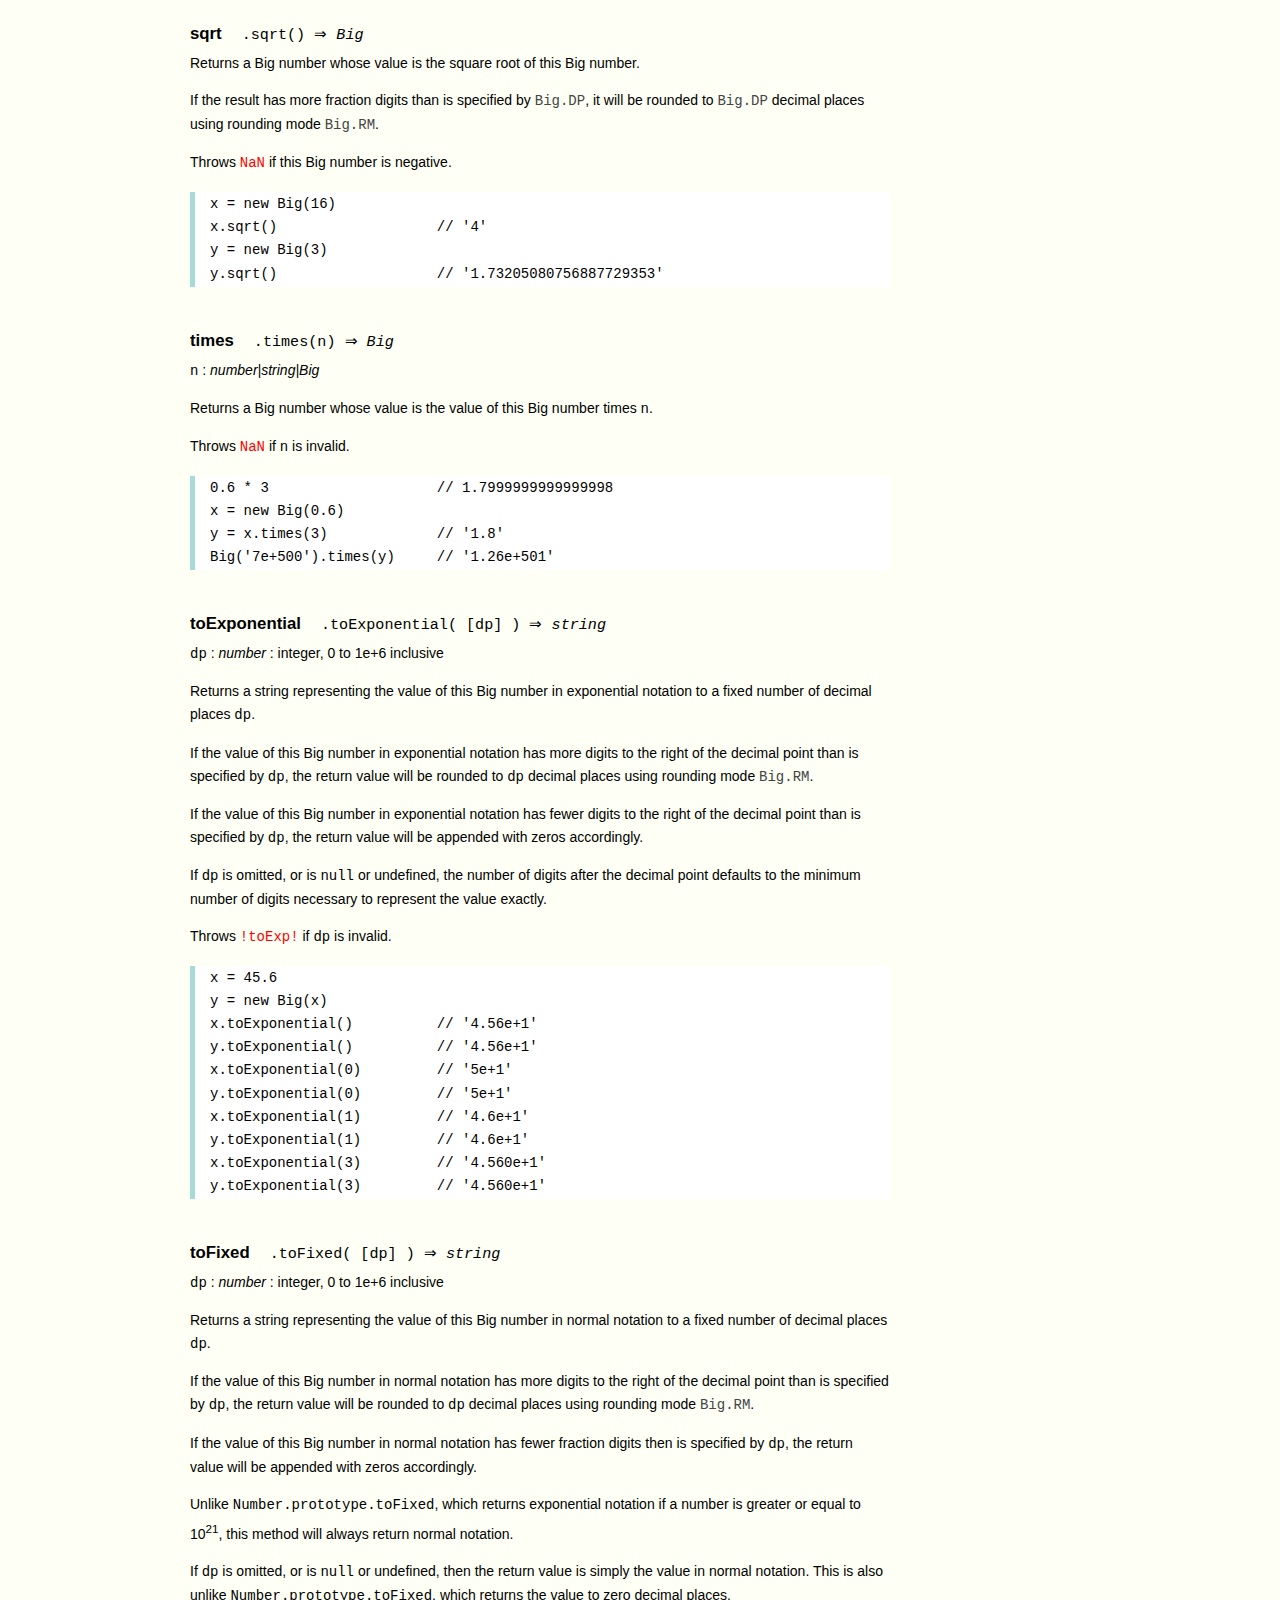
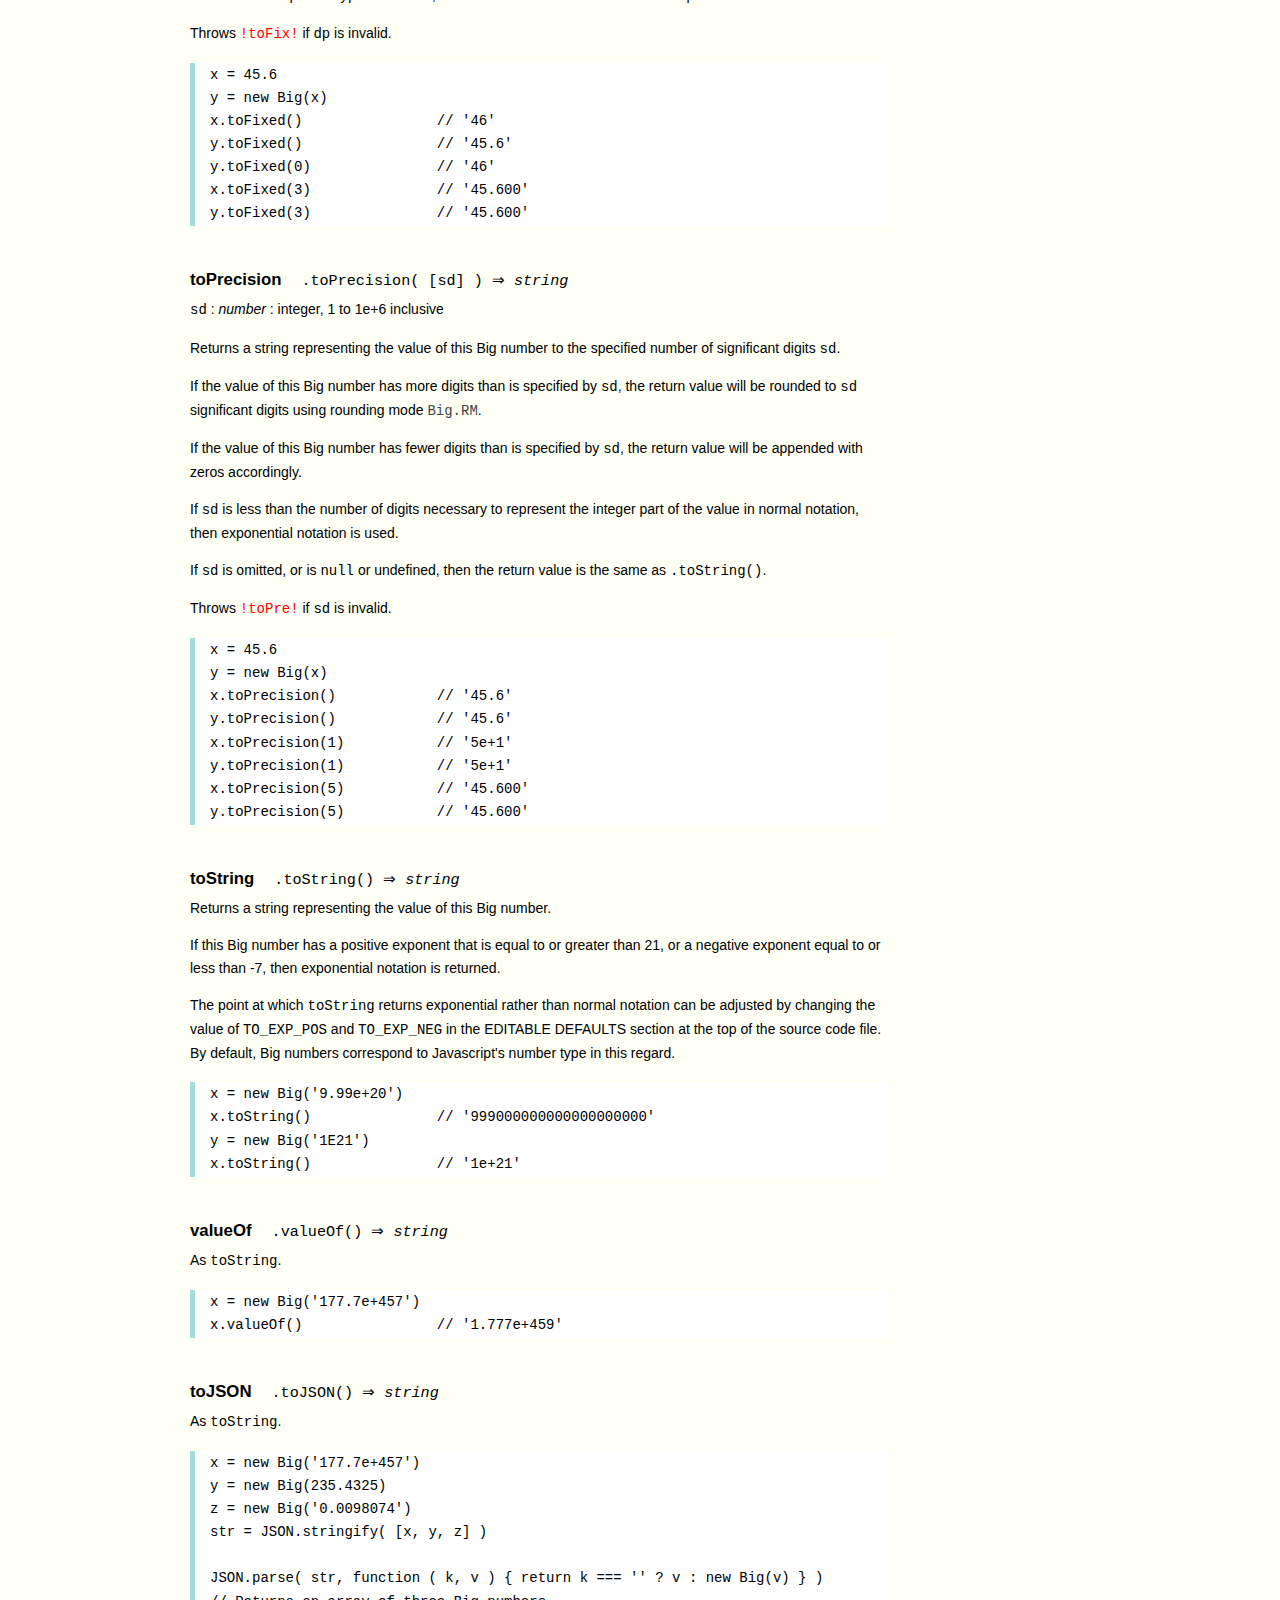
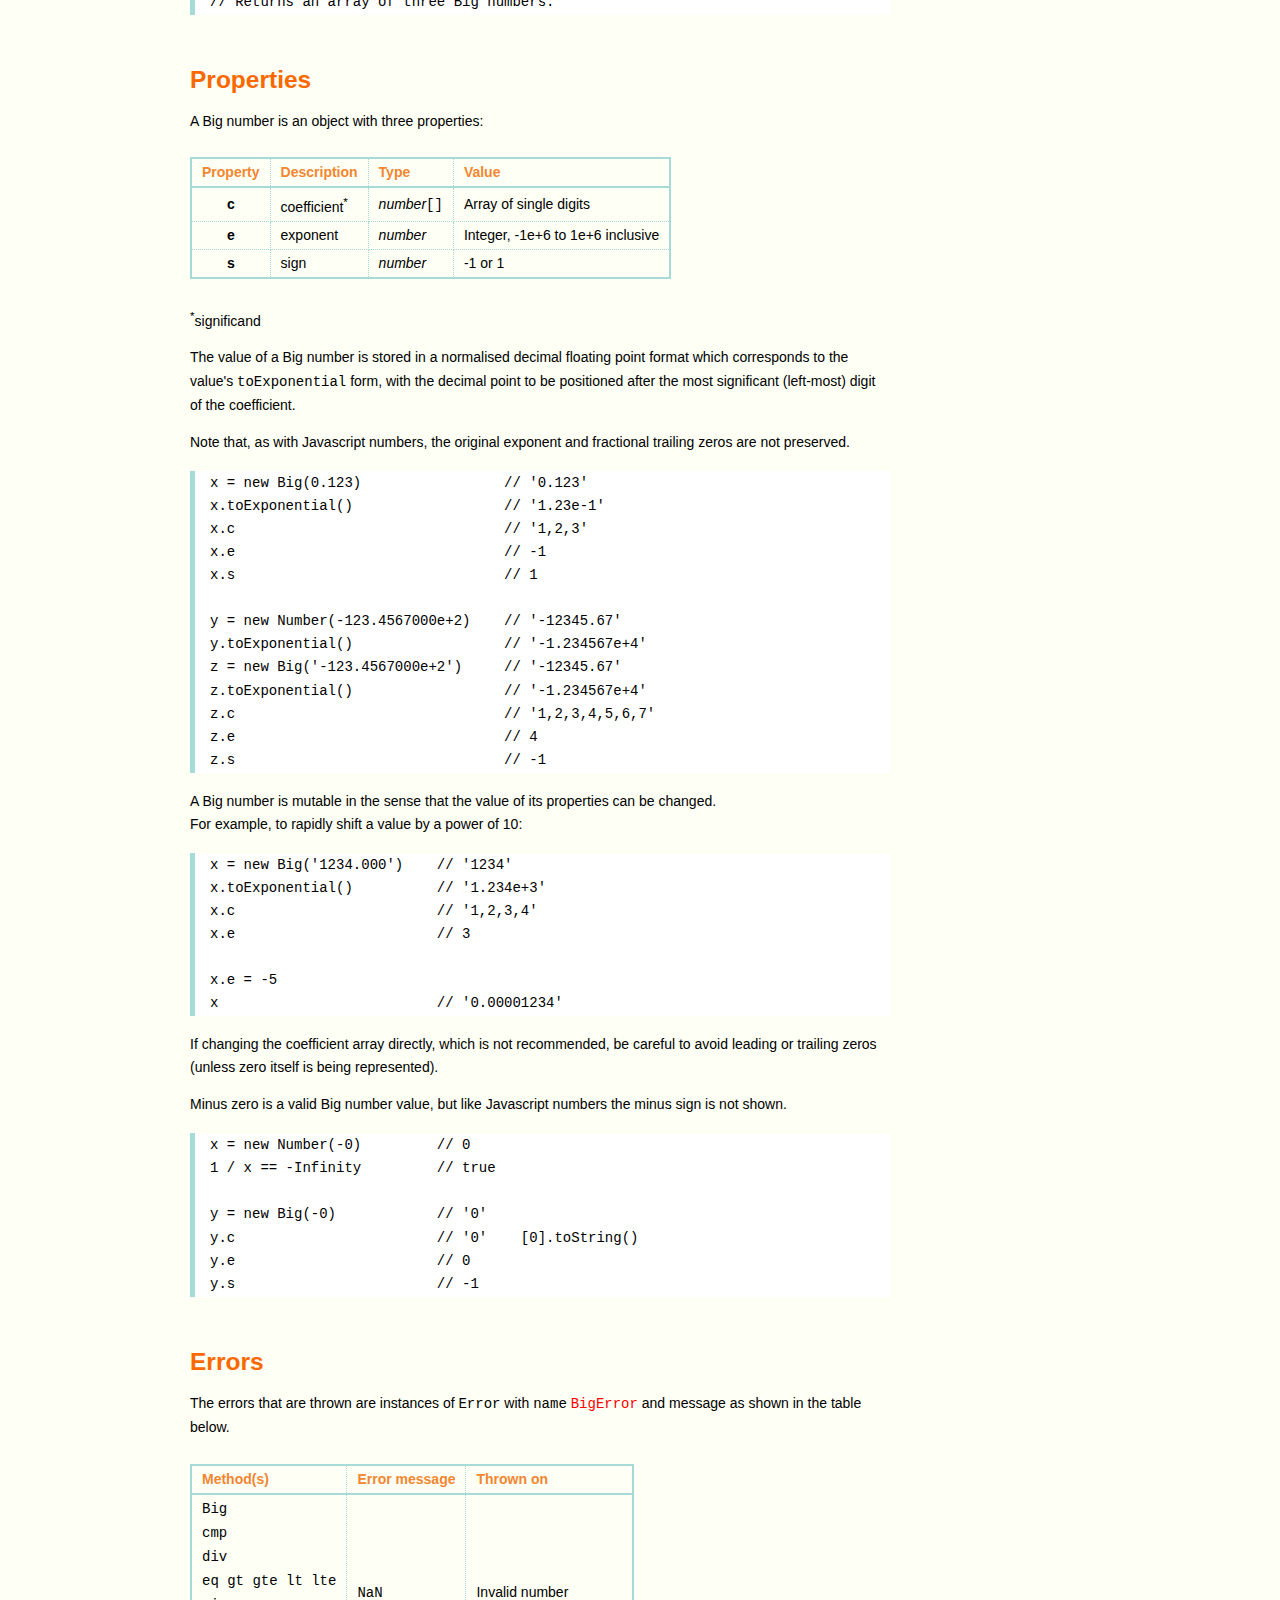
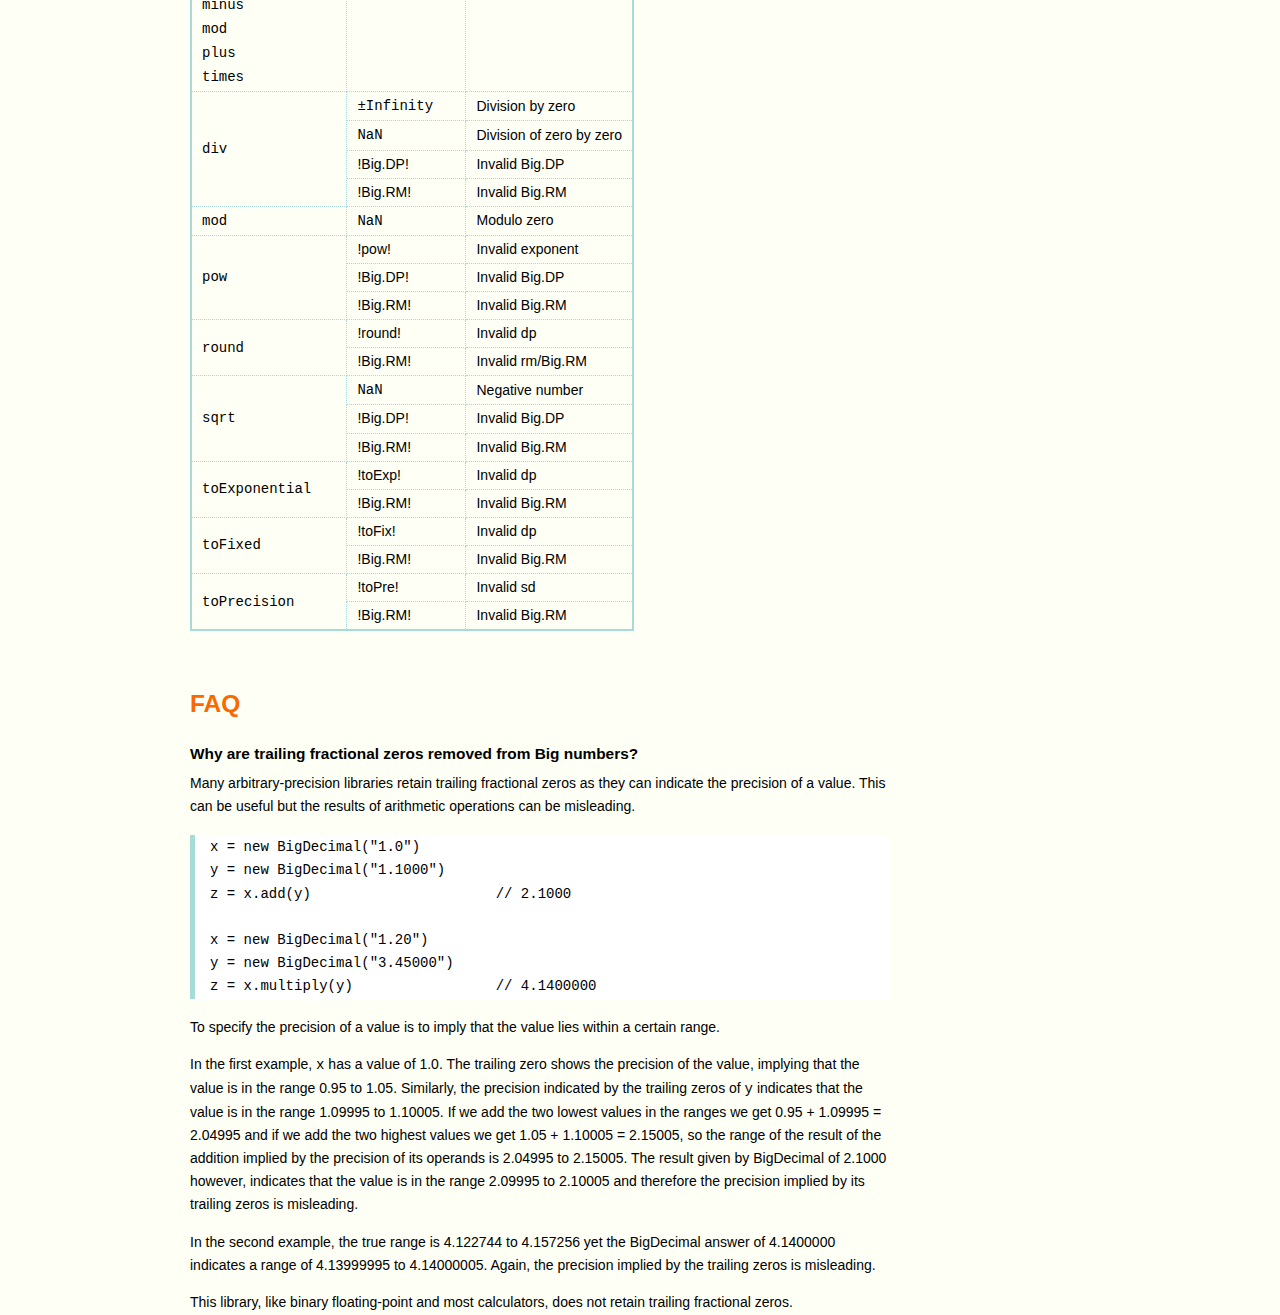
<file: js/big.js-master/docs/legacy/v2.x.x.html>
<!DOCTYPE HTML>
<html>
<head>
  <meta charset="utf-8">
  <meta http-equiv="X-UA-Compatible" content="IE=edge,chrome=1">
  <meta name="Author" content="M Mclaughlin">
  <title>big.js API</title>
  <style>
html{font-family:sans-serif;font-size:100%}
body{font-family:"Helvetica Neue",Helvetica,Arial,sans-serif;font-size:14px;
  line-height:1.65em;background:#fefff5;color:#000;min-height:100%;margin:0}
.nav{background:#fff;position:fixed;top:0;bottom:0;left:0;width:130px;
  overflow-y:auto;padding:15px 0 30px 20px; border-right: 1px solid #69d2e7}
div.container{width:700px;margin:30px 0 50px 190px}
p{margin:0 0 1em;width:700px}
pre,ul{margin:1em 0}
h1,h2,h3,h4,h5{margin:0;padding:1.5em 0 0}
h1,h2{padding:.75em 0 1em}
h1{font-size:2.75em;color:#fa6900}
h2{font-size:2.25em;color:#fa6900}
h3{font-size:1.75em;color:#69d2e7}
h4{font-size:1.75em;color:#fa6900;padding-bottom:.75em}
h5{font-size:1.2em;padding-bottom:.3em}
h6{font-size:1.1em;margin:0;padding:0.5em 0}
dd dt{font-size:1.2em}
dt{padding-top:.5em}
dd{padding-top:.35em}
b{font-weight:700}
a,a:visited{color:#444;text-decoration:none}
a:active,a:hover{outline:0;color:#000}
a:hover{text-decoration:underline}
.nav a,.nav b,.nav a:visited{display:block;color:#fa6900;font-weight:700;
  margin-top:15px}
.nav b{color:#69d2e7;margin-top:20px;cursor:default;width:auto}
ul{list-style-type:none;padding:0 0 0 20px}
.nav ul{line-height:14px;padding-left:0;margin:5px 0 0}
.nav ul a,.nav ul a:visited{display:inline;color:#000;font-family:Verdana,
  Geneva,sans-serif;font-size:11px;font-weight:400;margin:0}
.inset,ul.inset{margin-left:20px}
code.inset{font-size:.9em}
.nav li{cursor:pointer;width:auto;margin:0 0 3px}
span.alias{font-style:italic;margin-left:20px}
table{border-collapse:collapse;border-spacing:0;border:2px solid #a7dbd8;
  margin:1.75em 0;padding:0}
td,th{text-align:left;margin:0;padding:2px 10px;border:1px dotted #a7dbd8}
th{border-top:2px solid #a7dbd8;border-bottom:2px solid #a7dbd8;color:#f38630}
pre{background:#fff;white-space:pre-wrap;word-wrap:break-word;
  border-left:5px solid #a7dbd8;padding:1px 0 1px 15px;margin:1.2em 0}
code,pre{font-family:Monaco,Consolas,"Lucida Console",monospace;
  font-weight:400}
.end{margin-bottom:25px}
.nav-title{color:#fa6900}
.centre{text-align:center}
.error{color:#f00}
  </style>
</head>
<body>

  <div class="nav">

    <a class='nav-title' href="#">big.js</a>

    <b> CONSTRUCTOR </b>
    <ul>
      <li><a href="#big">Big</a></li>
    </ul>

    <a href="#constructor-properties">Properties</a>
    <ul>
      <li><a href="#dp">DP</a></li>
      <li><a href="#rm">RM</a></li>
    </ul>

    <b> INSTANCE </b>

    <a href="#prototype-methods">Methods</a>
    <ul>
      <li><a href="#abs"    >abs</a></li>
      <li><a href="#cmp"    >cmp</a></li>
      <li><a href="#div"    >div</a></li>
      <li><a href="#eq"     >eq</a></li>
      <li><a href="#gt"     >gt</a></li>
      <li><a href="#gte"    >gte</a></li>
      <li><a href="#lt"     >lt</a></li>
      <li><a href="#lte"    >lte</a></li>
      <li><a href="#minus"  >minus</a></li>
      <li><a href="#mod"    >mod</a></li>
      <li><a href="#plus"   >plus</a></li>
      <li><a href="#pow"    >pow</a></li>
      <li><a href="#round"  >round</a></li>
      <li><a href="#sqrt"   >sqrt</a></li>
      <li><a href="#times"  >times</a></li>
      <li><a href="#toE"    >toExponential</a></li>
      <li><a href="#toF"    >toFixed</a></li>
      <li><a href="#toP"    >toPrecision</a></li>
      <li><a href="#toS"    >toString</a></li>
      <li><a href="#valueOf">valueOf</a></li>
      <li><a href="#toJSON" >toJSON</a></li>
    </ul>

    <a href="#instance-properties">Properties</a>
    <ul>
      <li><a href="#coefficient">c : coefficient</a></li>
      <li><a href="#exponent"   >e : exponent</a></li>
      <li><a href="#sign"       >s : sign</a></li>
    </ul>

    <a href="#Errors">Errors</a>

    <a class='end' href="#faq">FAQ</a>

  </div>

  <div class="container">

    <h1>big.js</h1>

    <p>
      A small, fast, easy-to-use library for arbitrary-precision decimal
      arithmetic.
    </p>

    <p>
      <a href="https://github.com/MikeMcl/big.js/">Hosted on GitHub</a>.
    </p>


    <h2>API</h2>

    <p>
      In all examples below, <code>var</code> and semicolons are not shown, and
      if a commented-out value is in quotes it means <code>toString</code> has
      been called on the preceding expression.
    </p>



    <h3>CONSTRUCTOR</h3>

    <h5 id="big">
      Big<code class='inset'>Big( value ) &rArr; <i>Big</i></code>
    </h5>
    <dl>
      <dt><code>value</code></dt>
      <dd>
        <i>number|string|Big</i>
      </dd>
      <dd>
        A decimal value.
      </dd>
      <dd>
        String values may be in exponential, as well as normal (non-exponential)
        notation.
      </dd>
      <dd>
        There is no limit to the number of digits of a <em>string</em> value
        (other than that of Javascript's maximum array size), but the largest
        recommended exponent magnitude is 1e+6.
      </dd>
      <dd>
        <code>Infinity</code>, <code>NaN</code> and hexadecimal literal
        strings, e.g. '0xff', are <u>not</u> valid.<br>
        String values in octal literal form will be interpreted as decimals,
        e.g. '011' is 11, not 9.
      </dd>
    </dl>
    <p>Returns a new instance of a Big number object.</p>
    <p>
      Throws <code class='error'>NaN</code> on an invalid <code>value</code>.
    </p>
    <pre>
x = new Big(9)                       // '9'
y = new Big(x)                       // '9'
Big(435.345)                         // 'new' is optional
new Big('5032485723458348569331745.33434346346912144534543')
new Big('4.321e+4')                  // '43210'
new Big('-735.0918e-430')            // '-7.350918e-428'</pre>



    <h4 id="constructor-properties">Properties</h4>

    <h5 id="dp">DP</h5>
    <p>
      <i>number</i> : integer, 0 to 1e+6 inclusive<br />
      Default value: <code>20</code>
    </p>
    <p>
      The <u>maximum</u> number of decimal places of the results of operations
      involving division.<br />
      It is relevant only to the <code>div</code> and <code>sqrt</code> methods,
      and the <code>pow</code> method when the exponent is negative.
    </p>
    <p>
      The value will be checked for validity when one of the above methods is
      called.<br />
      <code class='error'>!Big.DP!</code> will be thrown if the value is found to be invalid.
    </p>
    <pre>Big.DP = 40</pre>



    <h5 id="rm">RM</h5>
    <p>
      <i>number</i> : 0, 1, 2 or 3<br />
      Default value: <code>1</code>
    </p>
    <p>
      The rounding mode used in the above operations and by
      <a href='#round'><code>round</code></a>,
      <a href='#toE'><code>toExponential</code></a>,
      <a href='#toF'><code>toFixed</code></a> and
      <a href='#toP'><code>toPrecision</code></a>.
    </p>
    <table>
      <tr>
        <th>Value</th>
        <th>Description</th>
        <th>BigDecimal equivalent</th>
      </tr>
      <tr>
        <td class='centre'>0</td>
        <td>
          Rounds towards zero.<br />
          I.e. truncate, no rounding.
        </td>
        <td id="round-down">ROUND_DOWN</td>
      </tr>
      <tr>
        <td class='centre'>1</td>
        <td>
          Rounds towards nearest neighbour.<br />
          If equidistant, rounds away from zero.
        </td>
        <td id="round-half-up">ROUND_HALF_UP</td>
      </tr>
      <tr>
        <td class='centre'>2</td>
        <td>
          Rounds towards nearest neighbour.<br />
          If equidistant, rounds towards even neighbour.
        </td>
        <td id="round-half-even">ROUND_HALF_EVEN</td>
      </tr>
      <tr>
        <td class='centre'>3</td>
        <td>Rounds away from zero.</td>
        <td id="round-up">ROUND_UP</td>
      </tr>
    </table>
    <p>
      The value will be checked for validity when one of the above methods is
      called.<br />
      <code class='error'>!Big.RM!</code> will be thrown if the value is found to be invalid.
    </p>
    <pre>Big.RM = 0</pre>



    <h3>INSTANCE</h3>

    <h4 id="prototype-methods">Methods</h4>
    <p>
      The methods inherited by a Big number instance from its constructor's
      prototype object.
    </p>
    <p>
      A Big number is immutable in the sense that it is not changed by its
      methods.
    </p>



    <h5 id="abs">abs<code class='inset'>.abs() &rArr; <i>Big</i></code></h5>
    <p>
      Returns a Big number whose value is the absolute value, i.e. the
      magnitude, of this Big number.
    </p>
    <pre>
x = new Big(-0.8)
x.abs()                     // '0.8'</pre>



    <h5 id="cmp">
      cmp<code class='inset'>.cmp( n ) &rArr; <i>number</i></code>
    </h5>
    <p><code>n</code> : <i>number|string|Big</i><br /></p>
    <table>
      <tr>
        <th>Returns</th>
        <th colspan=2>&nbsp;</th>
      </tr>
      <tr>
        <td class='centre'>1</td>
        <td>
          If the value of this Big number is greater than the value of <code>n</code>
        </td>
      </tr>
      <tr>
        <td class='centre'>-1</td>
        <td>
          If the value of this Big number is less than the value of <code>n</code>
        </td>
      </tr>
      <tr>
        <td class='centre'>0</td>
        <td>If this Big number and <code>n</code> have the same value</td>
      </tr>
    </table>
    <p>Throws <code class='error'>NaN</code> if <code>n</code> is invalid.</p>
    <pre>
x = new Big(6)
y = new Big(5)
x.cmp(y)                   // 1
y.cmp(x.minus(1))          // 0</pre>



    <h5 id="div">div<code class='inset'>.div(n) &rArr; <i>Big</i></code></h5>
    <p><code>n</code> : <i>number|string|Big</i><br /></p>
    <p>
      Returns a Big number whose value is the value of this Big number divided
      by <code>n</code>.
    </p>
    <p>
      If the result has more fraction digits than is specified by
      <a href='#dp'><code>Big.DP</code></a>, it will be rounded to
      <a href='#dp'><code>Big.DP</code></a> decimal places using rounding mode
      <a href='#rm'><code>Big.RM</code></a>.
    </p>
    <p>
      Throws <code class='error'>NaN</code> if <code>n</code> is invalid.<br />
      Throws <code class='error'>&plusmn;Infinity</code> on division by zero.<br />
      Throws <code class='error'>NaN</code> on division of zero by zero.
    </p>
    <pre>
x = new Big(355)
y = new Big(113)
x.div(y)                   // '3.14159292035398230088'
Big.DP = 2
x.div(y)                   // '3.14'
x.div(5)                   // '71'</pre>






    <h5 id="eq">eq<code class='inset'>.eq(n) &rArr; <i>boolean</i></code></h5>
    <p><code>n</code> : <i>number|string|Big</i></p>
    <p>
      Returns <code>true</code> if the value of this Big equals the value
      of <code>n</code>, otherwise returns <code>false</code>.
    </p>
    <p>Throws <code class='error'>NaN</code> if <code>n</code> is invalid.</p>
    <pre>
0 === 1e-324               // true
x = new Big(0)
x.eq('1e-324')             // false
Big(-0).eq(x)              // true  ( -0 === 0 )</pre>



    <h5 id="gt">
      gt<code class='inset'>.gt(n) &rArr; <i>boolean</i></code>
    </h5>
    <p><code>n</code> : <i>number|string|Big</i></p>
    <p>
      Returns <code>true</code> if the value of this Big is greater than
      the value of <code>n</code>, otherwise returns <code>false</code>.
    </p>
    <p>Throws <code class='error'>NaN</code> if <code>n</code> is invalid.</p>
    <pre>
0.1 &gt; 0.3 - 0.2              // true
x = new Big(0.1)
x.gt(Big(0.3).minus(0.2))    // false
Big(0).gt(x)                 // false</pre>



    <h5 id="gte">
      gte<code class='inset'>.gte(n) &rArr; <i>boolean</i></code>
    </h5>
    <p><code>n</code> : <i>number|string|Big</i></p>
    <p>
      Returns <code>true</code> if the value of this Big is greater than
      or equal to the value of <code>n</code>, otherwise returns
      <code>false</code>.
    </p>
    <p>Throws <code class='error'>NaN</code> if <code>n</code> is invalid.</p>
    <pre>
0.3 - 0.2 &gt;= 0.1               // false
x = new Big(0.3).minus(0.2)
x.gte(0.1)                     // true
Big(1).gte(x)                  // true</pre>



    <h5 id="lt">
      lt<code class='inset'>.lt(n) &rArr; <i>boolean</i></code>
    </h5>
    <p><code>n</code> : <i>number|string|Big</i></p>
    <p>
      Returns <code>true</code> if the value of this Big is less than the
      value of <code>n</code>, otherwise returns <code>false</code>.
    </p>
    <p>Throws <code class='error'>NaN</code> if <code>n</code> is invalid.</p>
    <pre>
0.3 - 0.2 &lt; 0.1                // true
x = new Big(0.3).minus(0.2)
x.lt(0.1)                      // false
Big(0).lt(x)                   // true</pre>



    <h5 id="lte">
      lte<code class='inset'>.lte(n) &rArr; <i>boolean</i></code>
    </h5>
    <p><code>n</code> : <i>number|string|Big</i></p>
    <p>
      Returns <code>true</code> if the value of this Big is less than or
      equal to the value of <code>n</code>, otherwise returns
      <code>false</code>.
    </p>
    <p>Throws <code class='error'>NaN</code> if <code>n</code> is invalid.</p>
    <pre>
0.1 &lt;= 0.3 - 0.2               // false
x = new Big(0.1)
x.lte(Big(0.3).minus(0.2))     // true
Big(-1).lte(x)                 // true</pre>



    <h5 id="minus">
      minus<code class='inset'>.minus(n) &rArr; <i>Big</i></code>
    </h5>
    <p><code>n</code> : <i>number|string|Big</i></p>
    <p>
      Returns a Big number whose value is the value of this Big number minus
      <code>n</code>.
    </p>
    <p>Throws <code class='error'>NaN</code> if <code>n</code> is invalid.</p>
    <pre>
0.3 - 0.1                  // 0.19999999999999998
x = new Big(0.3)
x.minus(0.1)               // '0.2'</pre>



    <h5 id="mod">mod<code class='inset'>.mod(n) &rArr; <i>Big</i></code></h5>
    <p><code>n</code> : <i>number|string|Big</i></p>
    <p>
      Returns a Big number whose value is the value of this Big number modulo
      <code>n</code>, i.e. the integer remainder of dividing this Big number by
      <code>n</code>.
    </p>
    <p>
      The result will have the same sign as this Big number, and it will match
      that of Javascript's % operator (within the limits of its precision) and
      BigDecimal's remainder method.
    </p>
     <p>Throws <code class='error'>NaN</code> if <code>n</code> is negative or otherwise invalid.</p>
    <pre>
1 % 0.9                    // 0.09999999999999998
x = new Big(1)
x.mod(0.9)                 // '0.1'</pre>



    <h5 id="plus">
      plus<code class='inset'>.plus(n) &rArr; <i>Big</i></code>
    </h5>
    <p><code>n</code> : <i>number|string|Big</i></p>
    <p>
      Returns a Big number whose value is the value of this Big number plus
      <code>n</code>.
    </p>
    <p>Throws <code class='error'>NaN</code> if <code>n</code> is invalid.</p>
    <pre>
0.1 + 0.2                  // 0.30000000000000004
x = new Big(0.1)
y = x.plus(0.2)            // '0.3'
Big(0.7).plus(x).plus(y)   // '1'</pre>



     <h5 id="pow">pow<code class='inset'>.pow( exp ) &rArr; <i>Big</i></code>
    </h5>
    <p>
      <code>exp</code> : <i>number</i> : integer, -1e+6 to 1e+6 inclusive
    </p>
    <p>
      Returns a Big number whose value is the value of this Big number raised to
      the power <code>exp</code>.
    </p>
    <p>
      If <code>exp</code> is negative and the result has more fraction digits
      than is specified by <a href='#dp'><code>Big.DP</code></a>, it will be
      rounded to <a href='#dp'><code>Big.DP</code></a> decimal places using
      rounding mode <a href='#rm'><code>Big.RM</code></a>.
    </p>
    <p>Throws <code class='error'>!pow!</code> if <code>exp</code> is invalid.</p>
    <p>
      Note: High value exponents may cause this method to be slow to return.
    </p>
    <pre>
Math.pow(0.7, 2)           // 0.48999999999999994
x = new Big(0.7)
x.pow(2)                   // '0.49'
Big.DP = 20
Big(3).pow(-2)             // '0.11111111111111111111'

new Big(123.456).pow(1000).toString().length     // 5099
new Big(2).pow(1e+6)       // Time taken (Node.js): 9 minutes 34 secs.</pre>



    <h5 id="round">
      round<code class='inset'>.round( [dp [, rm]] )
      &rArr; <i>Big</i></code>
    </h5>
    <p>
      <code>dp</code> : <i>number</i> : integer, 0 to 1e+6 inclusive
      <br />
      <code>rm</code> : <i>number</i> : 0, 1 or 2
    </p>
    <p>
      Returns a Big number whose value is the value of this Big number rounded
      using rounding mode <code>rm</code> to a maximum of <code>dp</code>
      decimal places.
    </p>
    <p>
      if <code>dp</code> is omitted or is <code>null</code> or undefined, the
      return value is <code>n</code> rounded to a whole number.<br />
      if <code>rm</code> is omitted or is <code>null</code> or
      undefined, the current <a href='#rm'><code>Big.RM</code></a> setting is
      used.
    </p>
    <p>
      Throws <code class='error'>!round!</code> if <code>dp</code> is invalid.<br />
      Throws <code class='error'>!Big.RM!</code> if <code>rm</code> is invalid.
    </p>
    <pre>
x = 123.45
Math.round(x)              // 123
y = new Big(x)
y.round()                  // '123'
y.round(2)                 // '123.45'
y.round(10)                // '123.45'
y.round(1, 0)              // '123.4'
y.round(1, 1)              // '123.5'
y.round(1, 2)              // '123.4'
y.round(1, 3)              // '123.5'
y                          // '123.45'</pre>



    <h5 id="sqrt">sqrt<code class='inset'>.sqrt() &rArr; <i>Big</i></code></h5>
    <p>
      Returns a Big number whose value is the square root of this Big number.
    </p>
    <p>
      If the result has more fraction digits than is specified by
      <a href='#dp'><code>Big.DP</code></a>, it will be rounded to
      <a href='#dp'><code>Big.DP</code></a> decimal places using rounding mode
      <a href='#rm'><code>Big.RM</code></a>.
    </p>
    <p>Throws <code class='error'>NaN</code> if this Big number is negative.</p>
    <pre>
x = new Big(16)
x.sqrt()                   // '4'
y = new Big(3)
y.sqrt()                   // '1.73205080756887729353'</pre>



    <h5 id="times">
      times<code class='inset'>.times(n) &rArr; <i>Big</i></code>
    </h5>
    <p><code>n</code> : <i>number|string|Big</i><br /></p>
    <p>
      Returns a Big number whose value is the value of this Big number times
      <code>n</code>.
    </p>
    <p>Throws <code class='error'>NaN</code> if <code>n</code> is invalid.</p>
    <pre>
0.6 * 3                    // 1.7999999999999998
x = new Big(0.6)
y = x.times(3)             // '1.8'
Big('7e+500').times(y)     // '1.26e+501'</pre>



    <h5 id="toE">
      toExponential<code class='inset'>.toExponential( [dp] ) &rArr;
      <i>string</i></code>
    </h5>
    <p><code>dp</code> : <i>number</i> : integer, 0 to 1e+6 inclusive</p>
    <p>
      Returns a string representing the value of this Big number in exponential
      notation to a fixed number of decimal places <code>dp</code>.
    </p>
    <p>
      If the value of this Big number in exponential notation has more digits to
      the right of the decimal point than is specified by <code>dp</code>, the
      return value will be rounded to <code>dp</code> decimal places using
      rounding mode <a href='#rm'><code>Big.RM</code></a>.
    </p>
    <p>
      If the value of this Big number in exponential notation has fewer digits
      to the right of the decimal point than is specified by <code>dp</code>,
      the return value will be appended with zeros accordingly.
    </p>
    <p>
      If <code>dp</code> is omitted, or is <code>null</code> or undefined, the
      number of digits after the decimal point defaults to the minimum number of
      digits necessary to represent the value exactly.
    </p>
    <p>Throws <code class='error'>!toExp!</code> if <code>dp</code> is invalid.</p>
    <pre>
x = 45.6
y = new Big(x)
x.toExponential()          // '4.56e+1'
y.toExponential()          // '4.56e+1'
x.toExponential(0)         // '5e+1'
y.toExponential(0)         // '5e+1'
x.toExponential(1)         // '4.6e+1'
y.toExponential(1)         // '4.6e+1'
x.toExponential(3)         // '4.560e+1'
y.toExponential(3)         // '4.560e+1'</pre>



    <h5 id="toF">
      toFixed<code class='inset'>.toFixed( [dp] ) &rArr;
      <i>string</i></code>
    </h5>
    <p>
      <code>dp</code> : <i>number</i> : integer, 0 to 1e+6 inclusive
    </p>
    <p>
      Returns a string representing the value of this Big number in normal
      notation to a fixed number of decimal places <code>dp</code>.
    </p>
    <p>
      If the value of this Big number in normal notation has more digits to the
      right of the decimal point than is specified by <code>dp</code>, the
      return value will be rounded to <code>dp</code> decimal places using
      rounding mode <a href='#rm'><code>Big.RM</code></a>.
    </p>
    <p>
      If the value of this Big number in normal notation has fewer fraction
      digits then is specified by <code>dp</code>, the return value will be
      appended with zeros accordingly.
    </p>
    <p>
      Unlike <code>Number.prototype.toFixed</code>, which returns
      exponential notation if a number is greater or equal to 10<sup>21</sup>,
      this method will always return normal notation.
    </p>
    <p>
      If <code>dp</code> is omitted, or is <code>null</code> or
      undefined, then the return value is simply the value in normal notation.
      This is  also unlike <code>Number.prototype.toFixed</code>, which returns
      the value to zero decimal places.
    </p>
    <p>Throws <code class='error'>!toFix!</code> if <code>dp</code> is invalid.</p>
    <pre>
x = 45.6
y = new Big(x)
x.toFixed()                // '46'
y.toFixed()                // '45.6'
y.toFixed(0)               // '46'
x.toFixed(3)               // '45.600'
y.toFixed(3)               // '45.600'</pre>



    <h5 id="toP">
      toPrecision<code class='inset'>.toPrecision( [sd] ) &rArr;
      <i>string</i></code>
    </h5>
    <p><code>sd</code> : <i>number</i> : integer, 1 to 1e+6 inclusive</p>
    <p>
      Returns a string representing the value of this Big number to the
      specified number of significant digits <code>sd</code>.
    </p>
    <p>
      If the value of this Big number has more digits than is specified by
      <code>sd</code>, the return value will be rounded to <code>sd</code>
      significant digits using rounding mode
      <a href='#rm'><code>Big.RM</code></a>.
    </p>
    <p>
      If the value of this Big number has fewer digits than is specified by
      <code>sd</code>, the return value will be appended with zeros accordingly.
    </p>
    <p>
      If <code>sd</code> is less than the number of digits necessary to
      represent the integer part of the value in normal notation, then
      exponential notation is used.
    </p>
    <p>
      If <code>sd</code> is omitted, or is <code>null</code> or undefined, then
      the return value is the same as <code>.toString()</code>.
    </p>
    <p>Throws <code class='error'>!toPre!</code> if <code>sd</code> is invalid.</p>
    <pre>
x = 45.6
y = new Big(x)
x.toPrecision()            // '45.6'
y.toPrecision()            // '45.6'
x.toPrecision(1)           // '5e+1'
y.toPrecision(1)           // '5e+1'
x.toPrecision(5)           // '45.600'
y.toPrecision(5)           // '45.600'</pre>



    <h5 id="toS">
      toString<code class='inset'>.toString() &rArr; <i>string</i></code>
    </h5>
    <p>
      Returns a string representing the value of this Big number.
    </p>
     <p>
      If this Big number has a positive exponent that is equal to or greater
      than 21, or a negative exponent equal to or less than -7, then exponential
      notation is returned.
    </p>
    <p>
      The point at which <code>toString</code> returns exponential rather than
      normal notation can be adjusted by changing the value of
      <code>TO_EXP_POS</code> and <code>TO_EXP_NEG</code> in the
      EDITABLE DEFAULTS section at the top of the source code file. By default,
      Big numbers correspond to Javascript's number type in this regard.
    </p>
    <pre>
x = new Big('9.99e+20')
x.toString()               // '999000000000000000000'
y = new Big('1E21')
x.toString()               // '1e+21'</pre>



    <h5 id="valueOf">
      valueOf<code class='inset'>.valueOf() &rArr; <i>string</i></code>
    </h5>
    <p>
      As <code>toString</code>.
    </p>
    <pre>
x = new Big('177.7e+457')
x.valueOf()                // '1.777e+459'</pre>



    <h5 id="toJSON">
      toJSON<code class='inset'>.toJSON() &rArr; <i>string</i></code>
    </h5>
    <p>
      As <code>toString</code>.
    </p>
    <pre>
x = new Big('177.7e+457')
y = new Big(235.4325)
z = new Big('0.0098074')
str = JSON.stringify( [x, y, z] )

JSON.parse( str, function ( k, v ) { return k === '' ? v : new Big(v) } )
// Returns an array of three Big numbers.</pre>



    <h4 id="instance-properties">Properties</h4>
    <p>
      A Big number is an object with three properties:
    </p>
    <table>
      <tr>
        <th>Property</th>
        <th>Description</th>
        <th>Type</th>
        <th>Value</th>
      </tr>
      <tr>
        <td class='centre' id='coefficient'><b>c</b></td>
        <td>coefficient<sup>*</sup></td>
        <td><i>number</i><code>[]</code></td>
        <td> Array of single digits</td>
      </tr>
      <tr>
        <td class='centre' id='exponent'><b>e</b></td>
        <td>exponent</td>
        <td><i>number</i></td>
        <td>Integer, -1e+6 to 1e+6 inclusive</td>
      </tr>
      <tr>
        <td class='centre' id='sign'><b>s</b></td>
        <td>sign</td>
        <td><i>number</i></td>
        <td>-1 or 1</td>
      </tr>
    </table>
    <p><sup>*</sup>significand</p>
    <p>
      The value of a Big number is stored in a normalised decimal floating point
      format which corresponds to the value's <code>toExponential</code> form,
      with the decimal point to be positioned after the most significant
      (left-most) digit of the coefficient.
    </p>
    <p>
      Note that, as with Javascript numbers, the original exponent and
      fractional trailing zeros are not preserved.
    </p>
    <pre>x = new Big(0.123)                 // '0.123'
x.toExponential()                  // '1.23e-1'
x.c                                // '1,2,3'
x.e                                // -1
x.s                                // 1

y = new Number(-123.4567000e+2)    // '-12345.67'
y.toExponential()                  // '-1.234567e+4'
z = new Big('-123.4567000e+2')     // '-12345.67'
z.toExponential()                  // '-1.234567e+4'
z.c                                // '1,2,3,4,5,6,7'
z.e                                // 4
z.s                                // -1</pre>


    <p>
      A Big number is mutable in the sense that the value of its properties can
      be changed.<br />
      For example, to rapidly shift a value by a power of 10:
    </p>
    <pre>
x = new Big('1234.000')    // '1234'
x.toExponential()          // '1.234e+3'
x.c                        // '1,2,3,4'
x.e                        // 3

x.e = -5
x                          // '0.00001234'</pre>
    <p>
      If changing the coefficient array directly, which is not recommended, be
      careful to avoid leading or trailing zeros (unless zero itself is being
      represented).
    </p>
    <p>
      Minus zero is a valid Big number value, but like Javascript numbers the
      minus sign is not shown.
    </p>
    <pre>
x = new Number(-0)         // 0
1 / x == -Infinity         // true

y = new Big(-0)            // '0'
y.c                        // '0'    [0].toString()
y.e                        // 0
y.s                        // -1</pre>



    <h4 id='Errors'>Errors</h4>
    <p>
      The errors that are thrown are instances of <code>Error</code> with
      <code>name</code> <code class='error'>BigError</code> and message as
      shown in the table below.
    </p>
    <table>
      <tr>
        <th>Method(s)</th>
        <th>Error message</th>
        <th>Thrown on</th>
      </tr>
      <tr>
        <td>
          <code>
            Big<br />cmp<br />div<br />eq gt gte lt lte<br />minus<br />mod<br />plus
            <br />times
          </code>
        </td>
        <td><code>NaN</code></td>
        <td>Invalid number</td>
      </tr>
      <tr>
        <td rowspan=4><code>div</code></td>
        <td><code>&plusmn;Infinity</code></td>
        <td>Division by zero</td>
      </tr>
      <tr>
        <td><code>NaN</code></td>
        <td>Division of zero by zero</td>
      </tr>
      <tr>
        <td>!Big.DP!</td>
        <td>Invalid Big.DP</td>
      </tr>
      <tr>
        <td>!Big.RM!</td>
        <td>Invalid Big.RM</td>
      </tr>
      <tr>
        <td><code>mod</code></td>
        <td><code>NaN</code></td>
        <td>Modulo zero</td>
      </tr>
      <tr>
        <td rowspan=3><code>pow</code></td>
        <td>!pow!</td>
        <td>Invalid exponent</td>
      </tr>
      <tr>
        <td>!Big.DP!</td>
        <td>Invalid Big.DP</td>
      </tr>
      <tr>
        <td>!Big.RM!</td>
        <td>Invalid Big.RM</td>
      </tr>
      <tr>
        <td rowspan=2><code>round</code></td>
        <td>!round!</td>
        <td>Invalid dp</td>
      </tr>
      <tr>
        <td>!Big.RM!</td>
        <td>Invalid rm/Big.RM</td>
      </tr>
      <tr>
        <td rowspan=3><code>sqrt</code></td>
        <td><code>NaN</code></td>
        <td>Negative number</td>
      </tr>
      <tr>
        <td>!Big.DP!</td>
        <td>Invalid Big.DP</td>
      </tr>
      <tr>
        <td>!Big.RM!</td>
        <td>Invalid Big.RM</td>
      </tr>
      <tr>
        <td rowspan=2><code>toExponential</code></td>
        <td>!toExp!</td>
        <td>Invalid dp</td>
      </tr>
      <tr>
        <td>!Big.RM!</td>
        <td>Invalid Big.RM</td>
      </tr>
      <tr>
        <td rowspan=2><code>toFixed</code></td>
        <td>!toFix!</td>
        <td>Invalid dp</td>
      </tr>
      <tr>
        <td>!Big.RM!</td>
        <td>Invalid Big.RM</td>
      </tr>
      <tr>
        <td rowspan=2><code>toPrecision</code></td>
        <td>!toPre!</td>
        <td>Invalid sd</td>
      </tr>
      <tr>
        <td>!Big.RM!</td>
        <td>Invalid Big.RM</td>
      </tr>
    </table>



    <h4 id='faq'>FAQ</h4>
    <h6>Why are trailing fractional zeros removed from Big numbers?</h6>
    <p>
      Many arbitrary-precision libraries retain trailing fractional zeros as
      they can indicate the precision of a value. This can be useful but the
      results of arithmetic operations can be misleading.
    </p>
    <pre>
x = new BigDecimal("1.0")
y = new BigDecimal("1.1000")
z = x.add(y)                      // 2.1000

x = new BigDecimal("1.20")
y = new BigDecimal("3.45000")
z = x.multiply(y)                 // 4.1400000
</pre>
    <p>
      To specify the precision of a value is to imply that the value lies
      within a certain range.
    </p>
    <p>
      In the first example, <code>x</code> has a value of 1.0. The trailing zero
      shows the precision of the value, implying that the value is in the range
      0.95 to 1.05. Similarly, the precision indicated by the trailing zeros of
      <code>y</code> indicates that the value is in the range 1.09995 to
      1.10005. If we add the two lowest values in the ranges we get 0.95 +
      1.09995 = 2.04995 and if we add the two highest values we get 1.05 +
      1.10005 = 2.15005, so the range of the result of the addition implied by
      the precision of its operands is 2.04995 to 2.15005. The result given by
      BigDecimal of 2.1000 however, indicates that the value is in the range
      2.09995 to 2.10005 and therefore the precision implied by its trailing
      zeros is misleading.
    </p>
    <p>
      In the second example, the true range is 4.122744 to 4.157256 yet the
      BigDecimal answer of 4.1400000 indicates a range of 4.13999995 to
      4.14000005. Again, the precision implied by the trailing zeros is
      misleading.
    </p>
    <p>
      This library, like binary floating-point and most calculators, does not
      retain trailing fractional zeros.<br />
      Instead, the <code>toExponential</code>, <code>toFixed</code> and
      <code>toPrecision</code> methods enable trailing zeros to be added if and
      when required.
    </p>
    <br />

  </div>

</body>
</html>
</file>
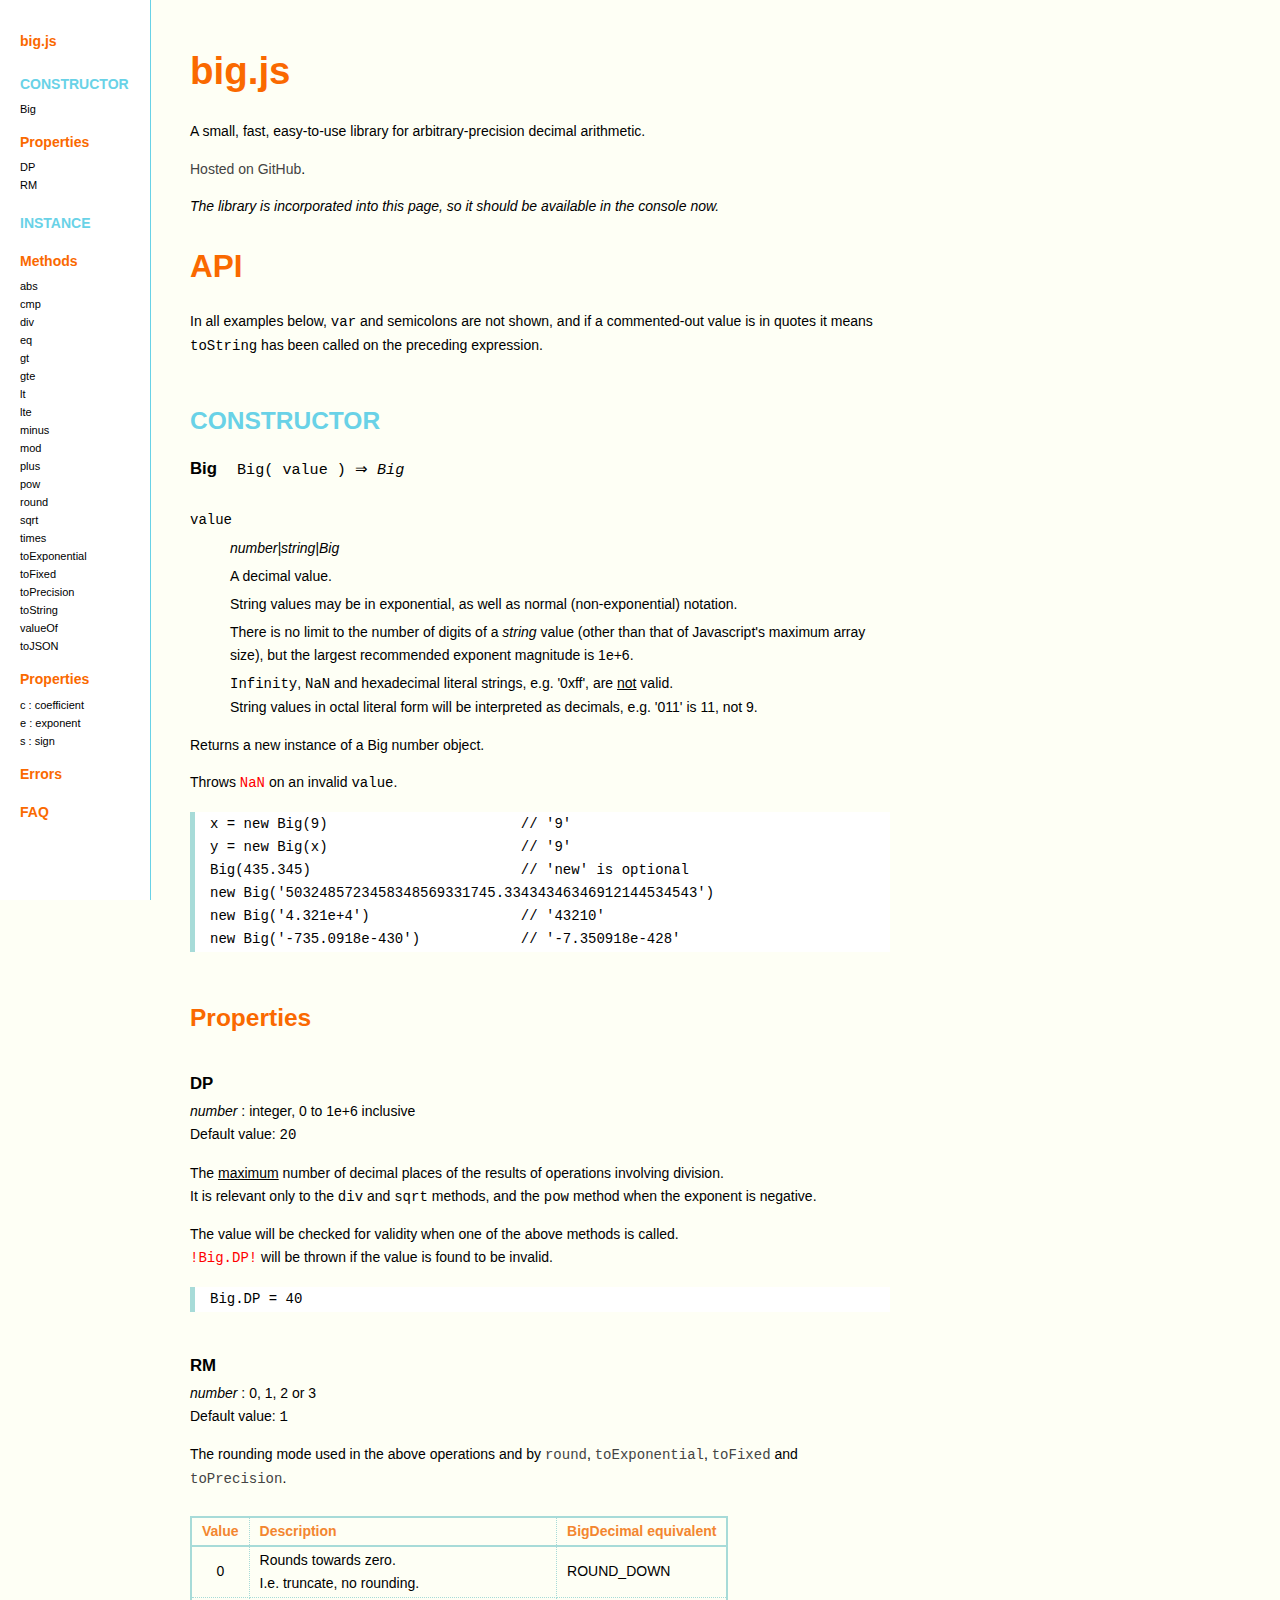
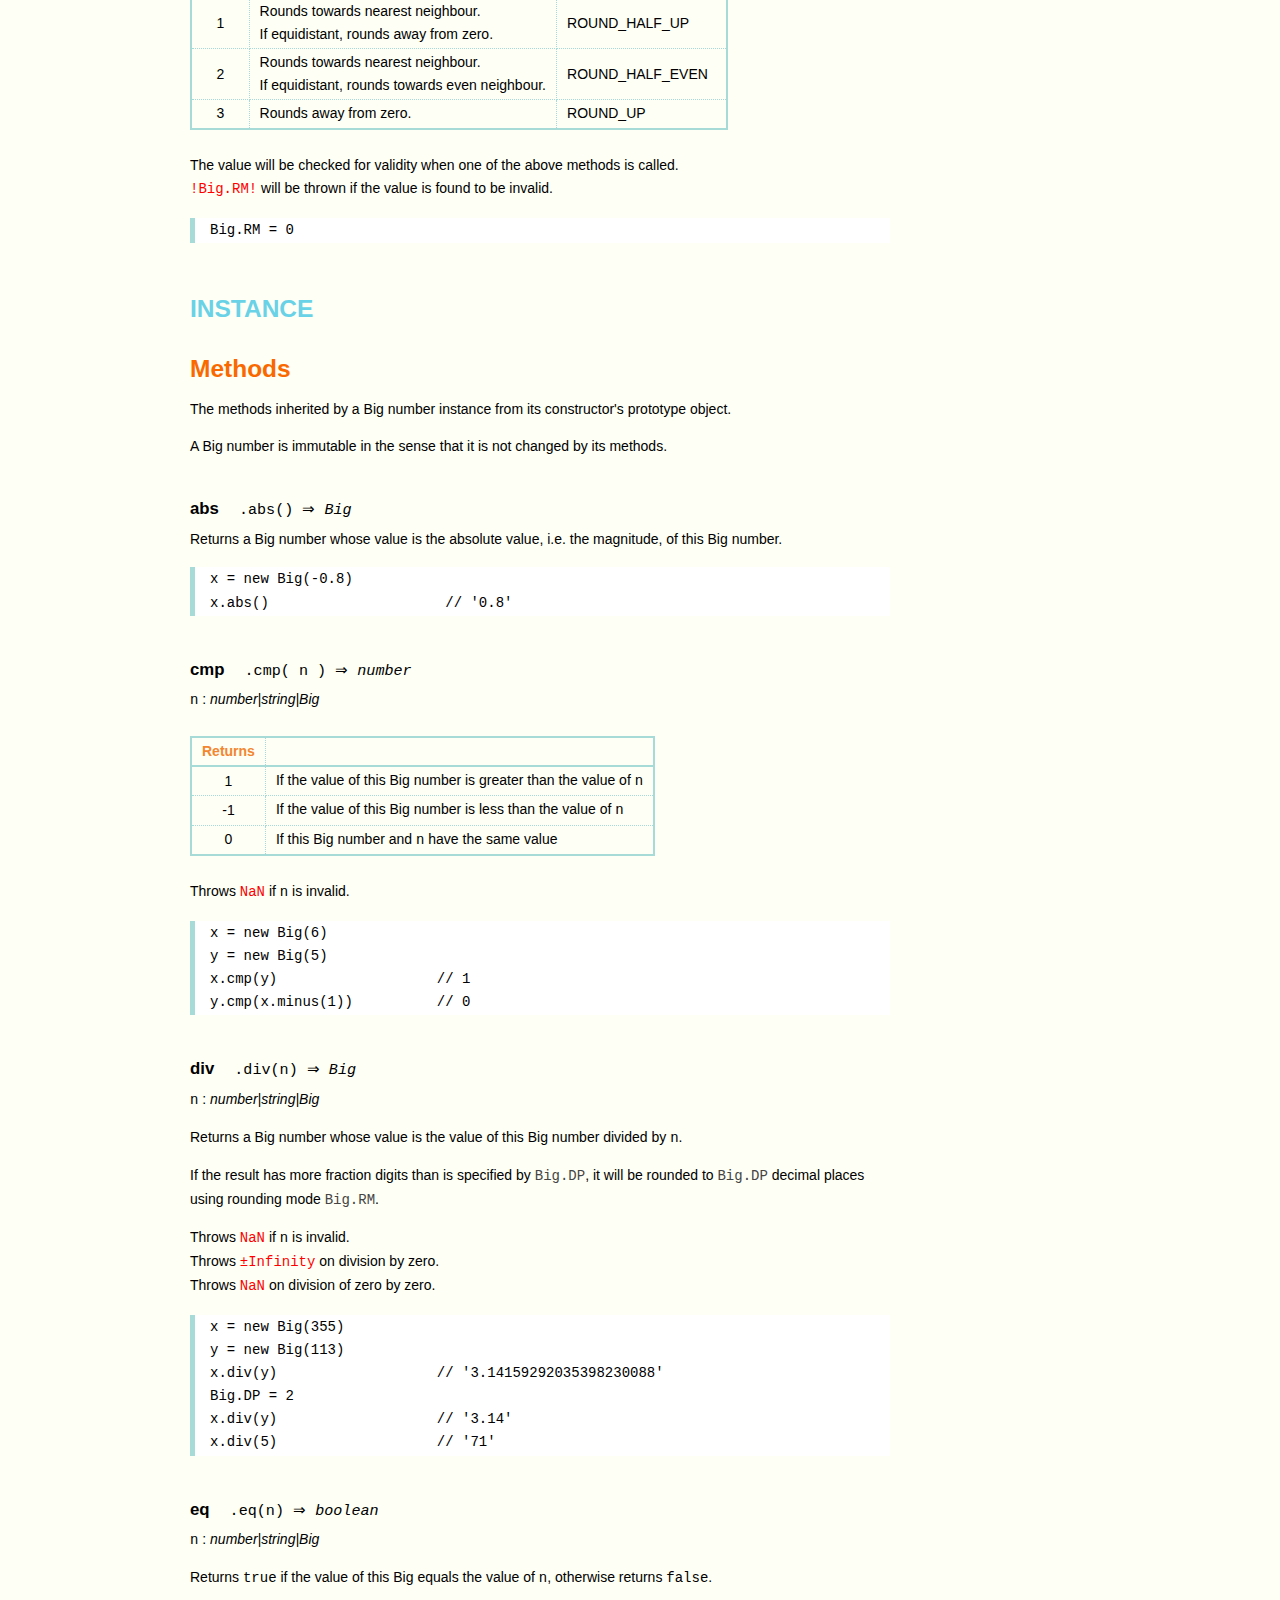
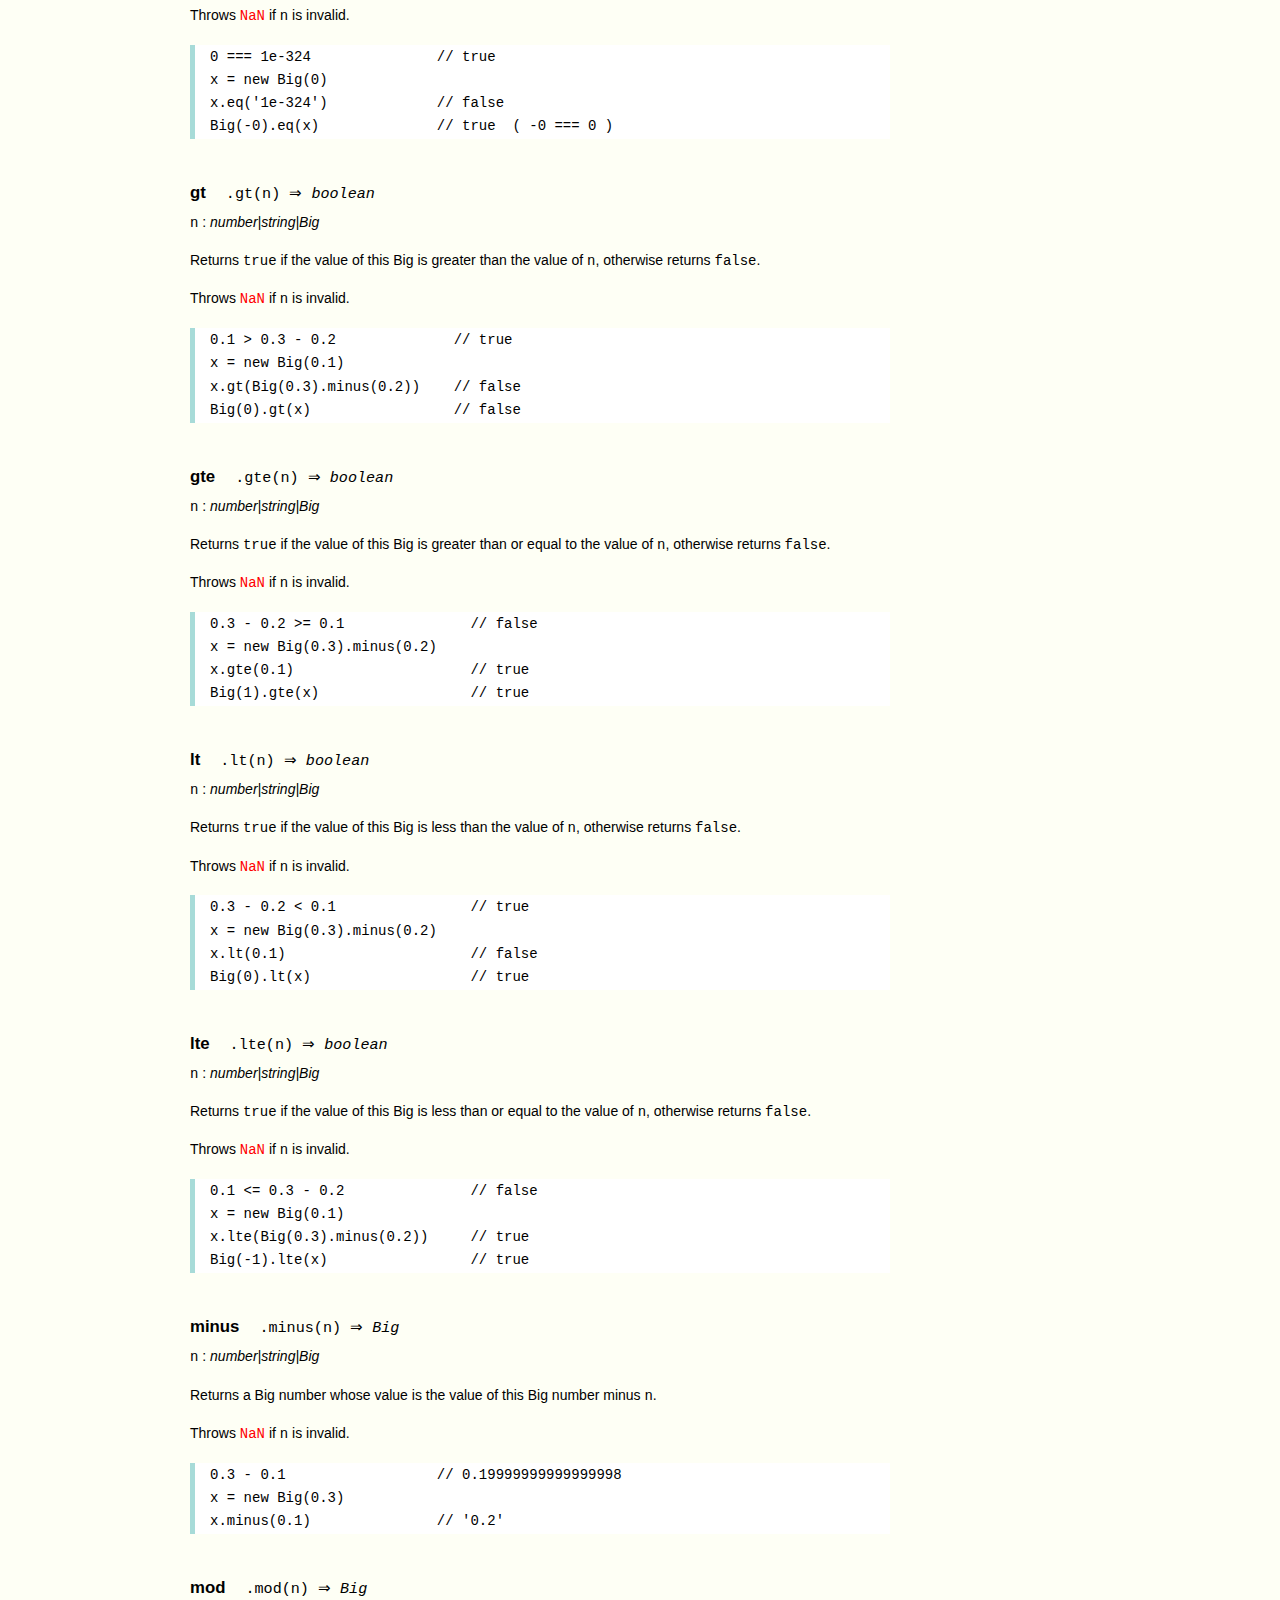
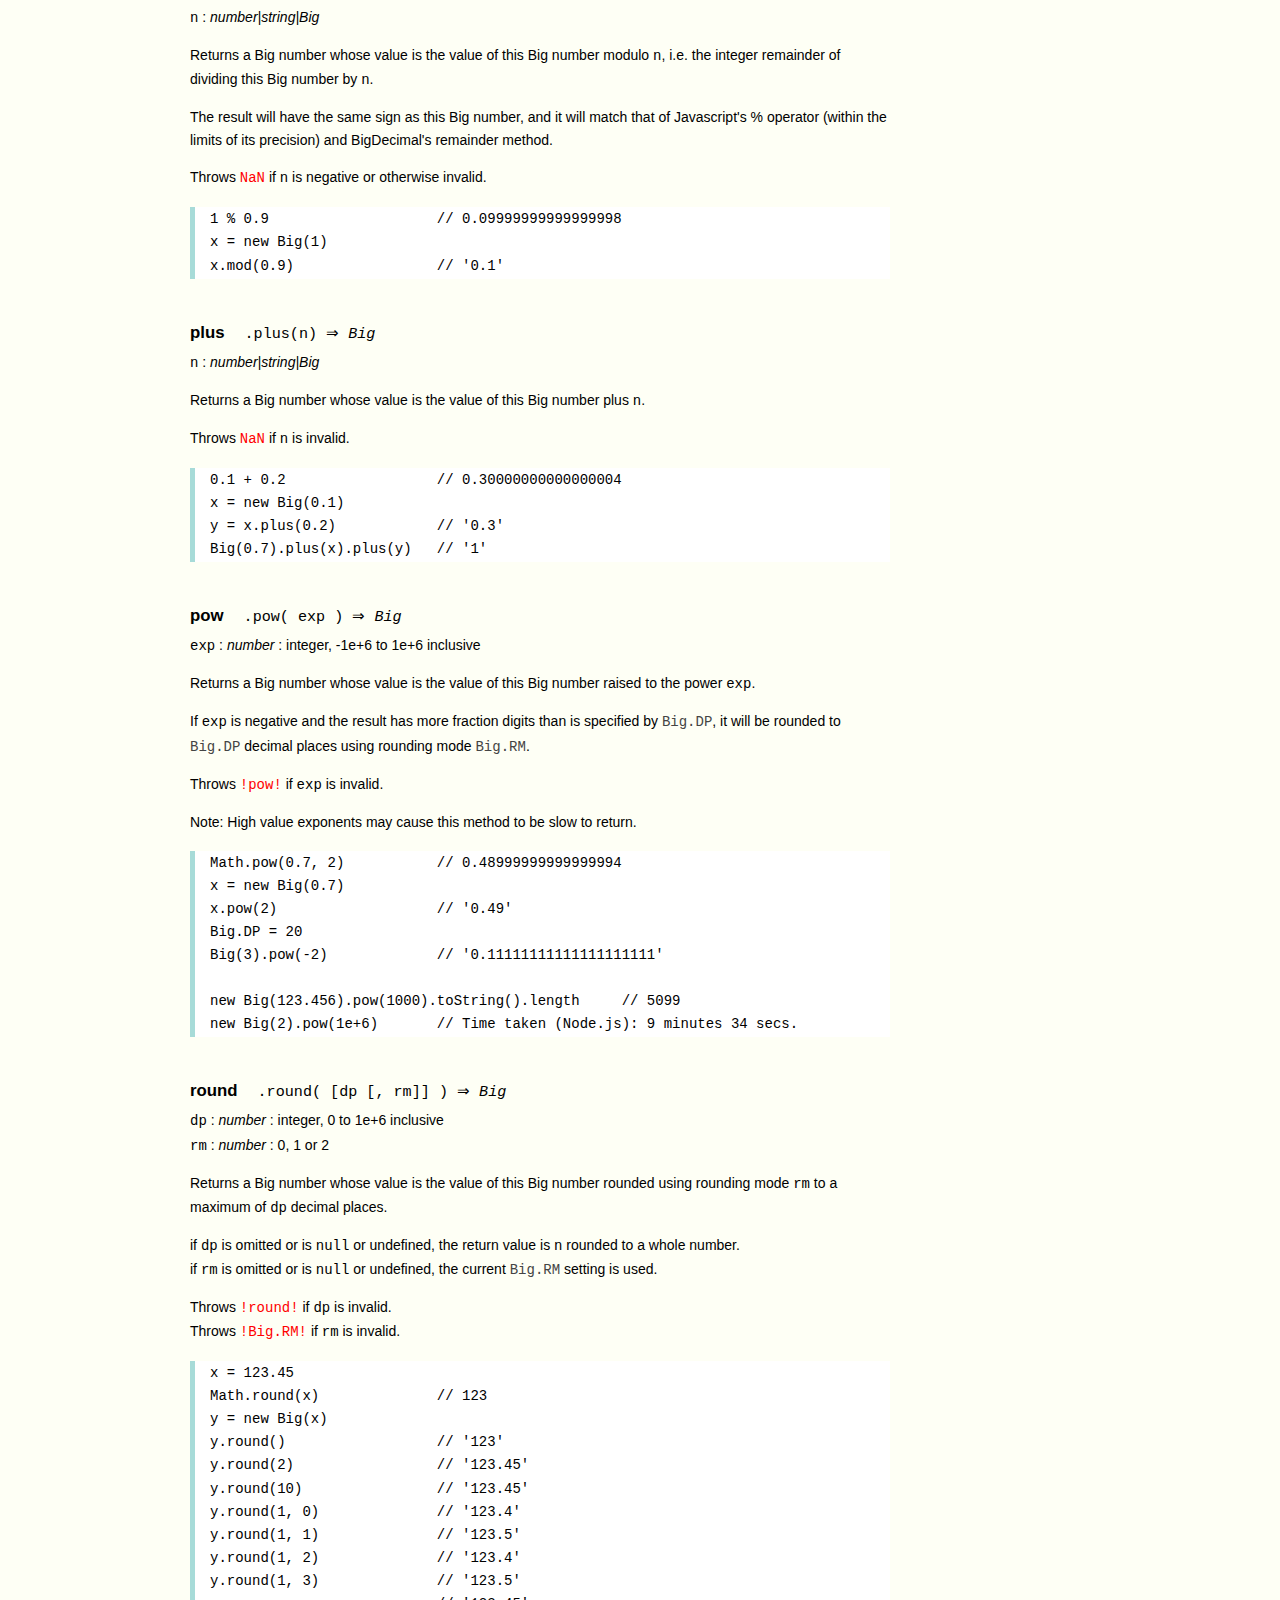
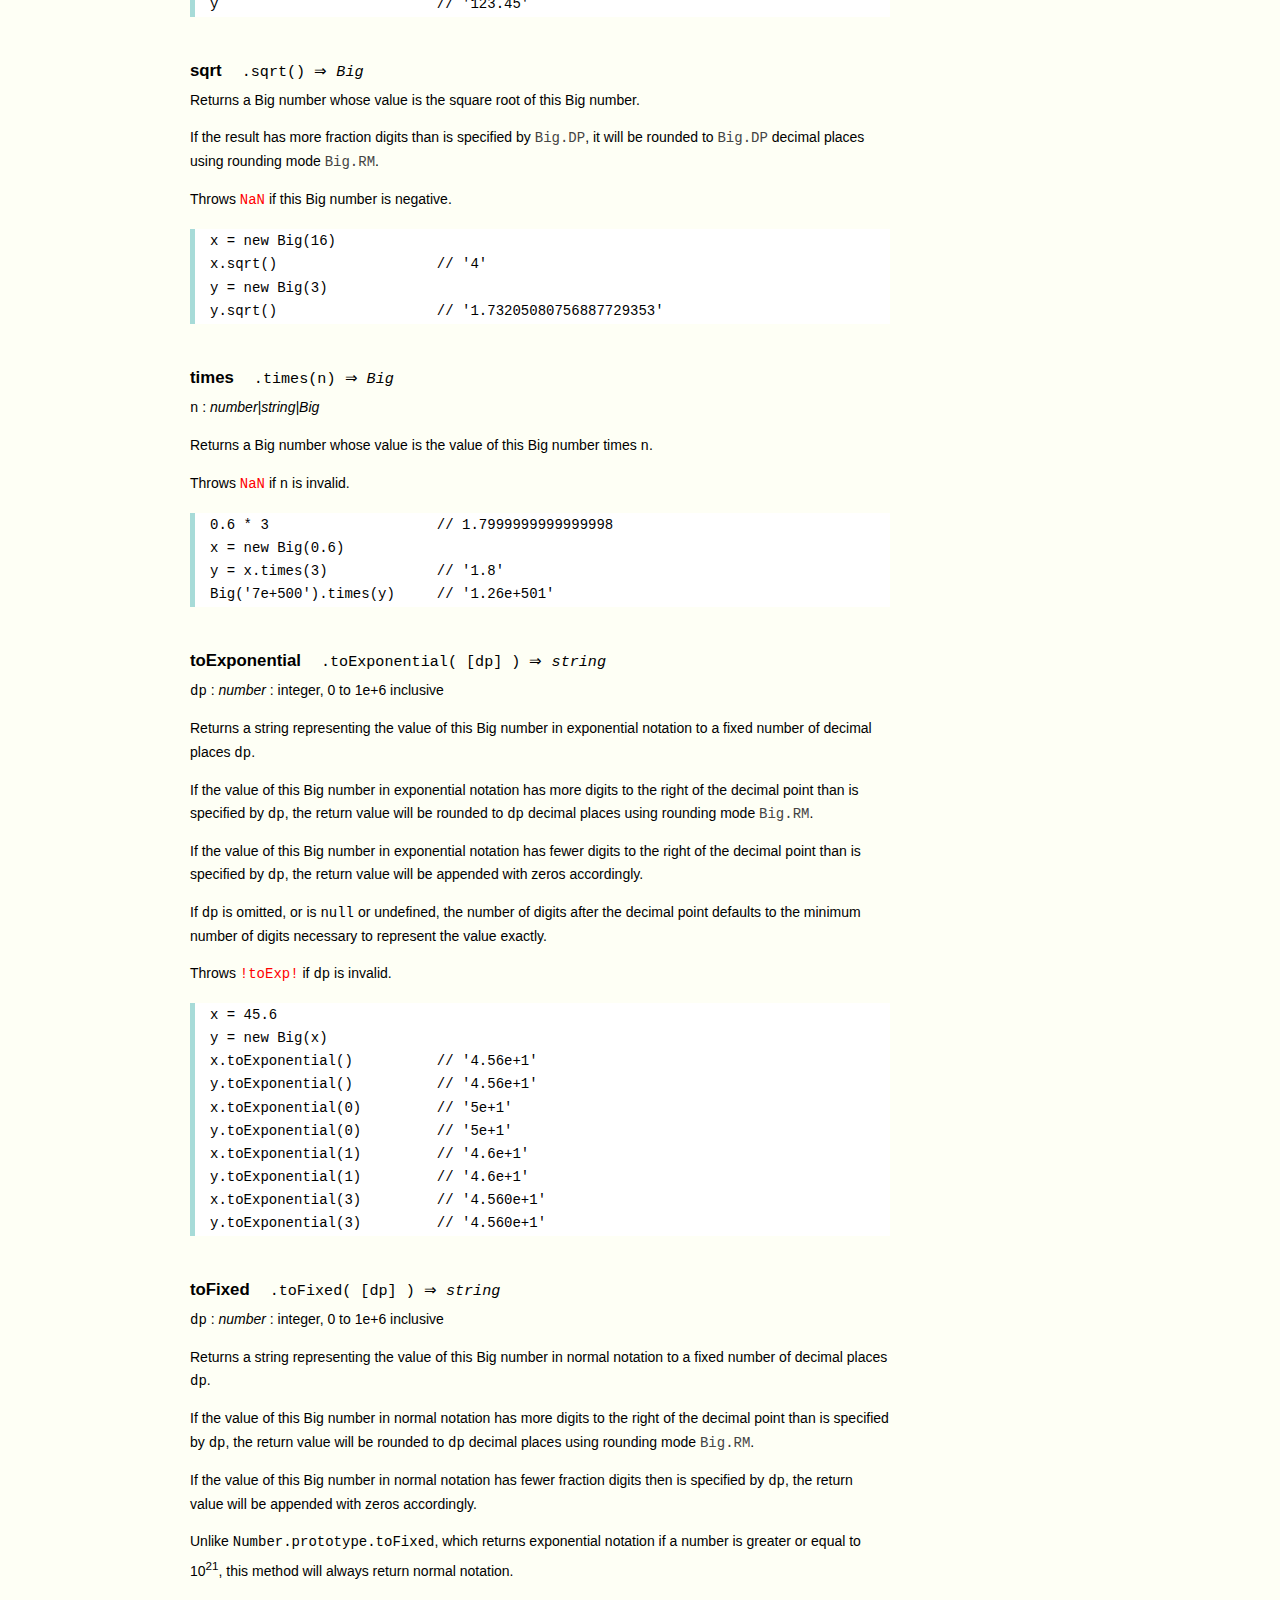
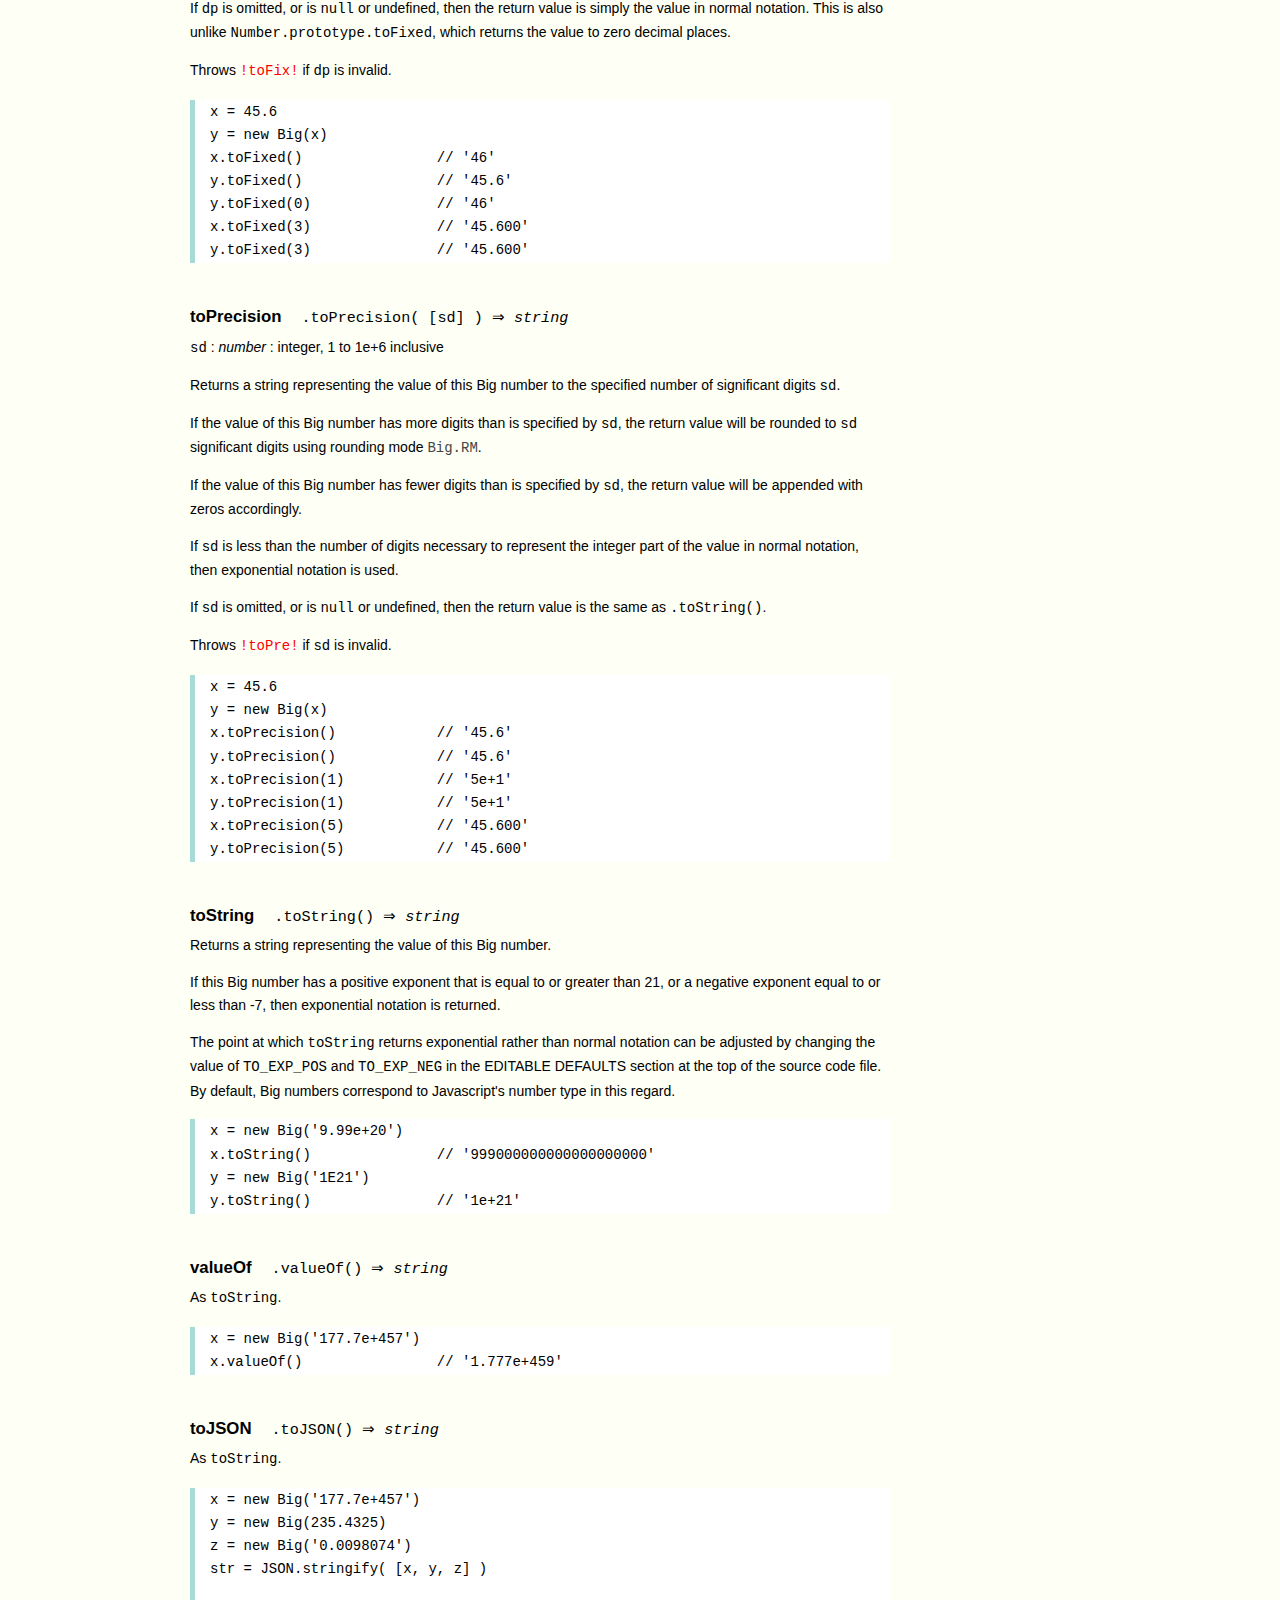
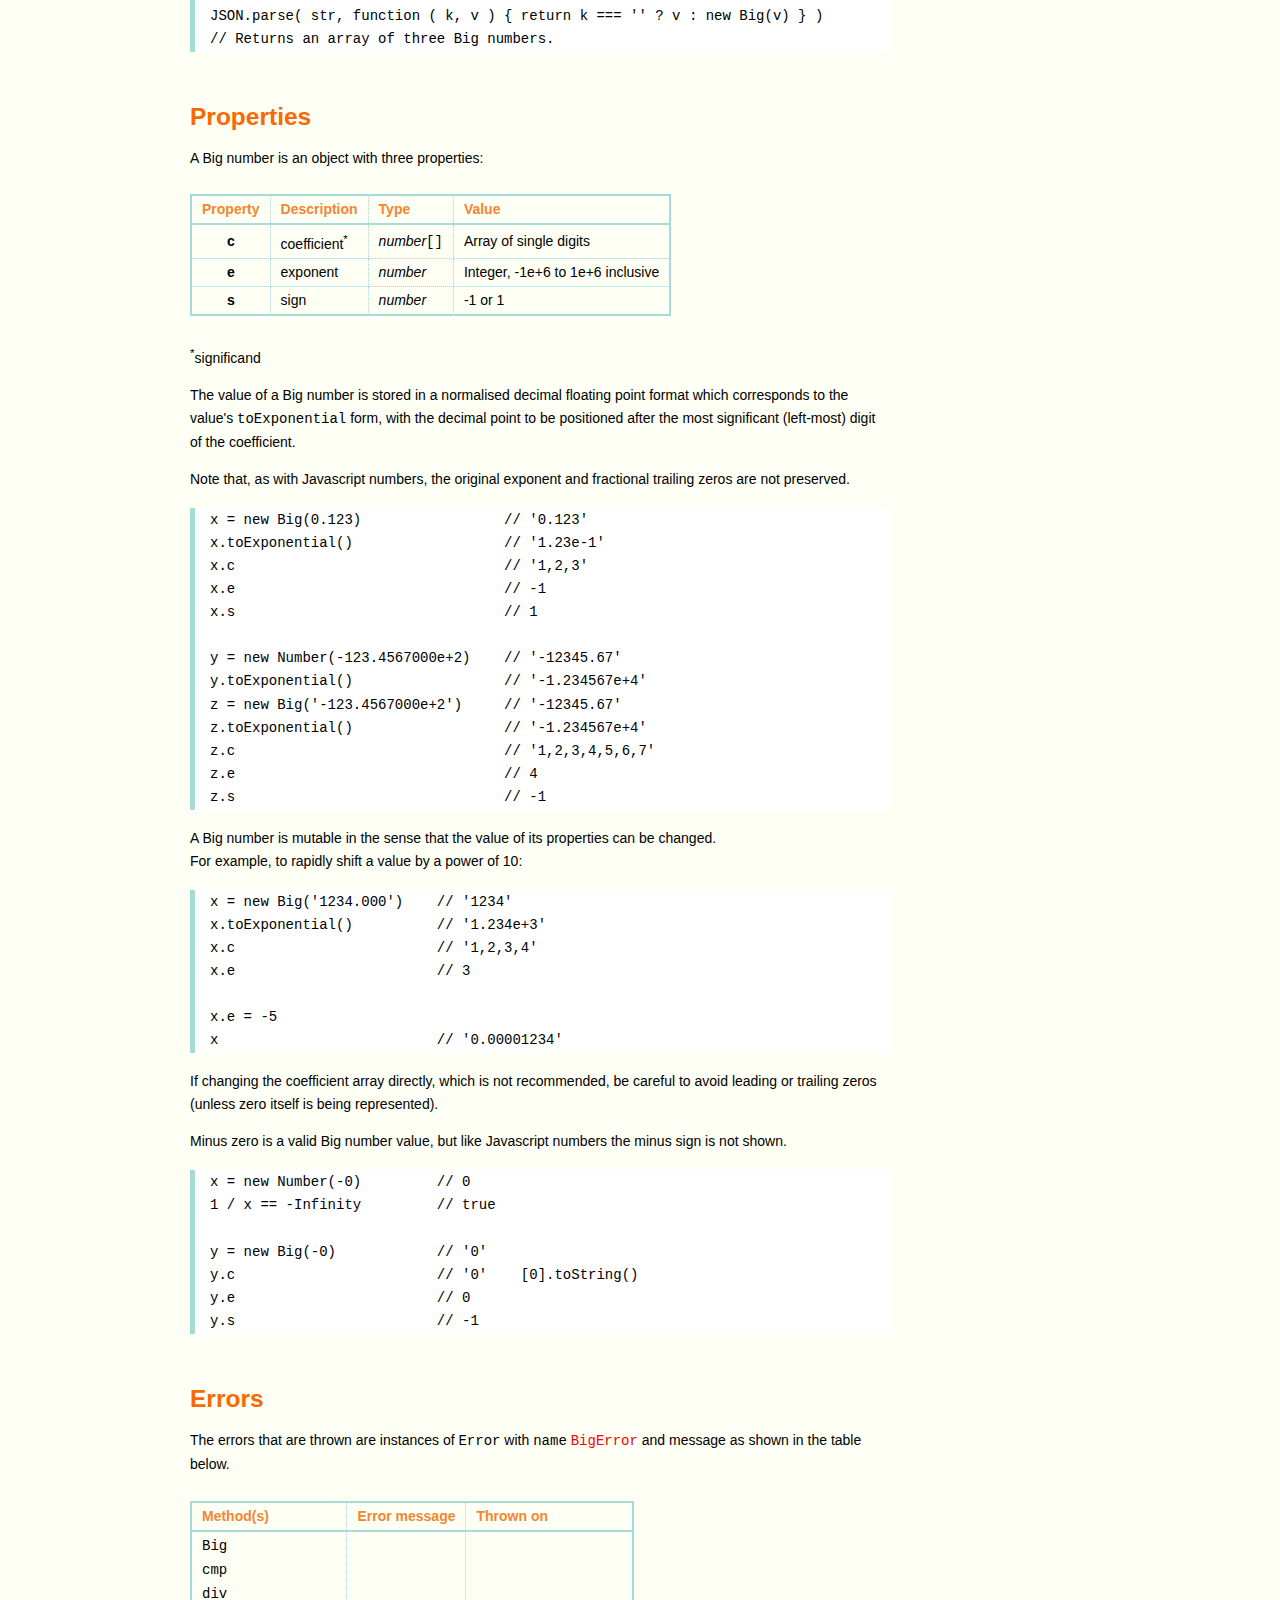
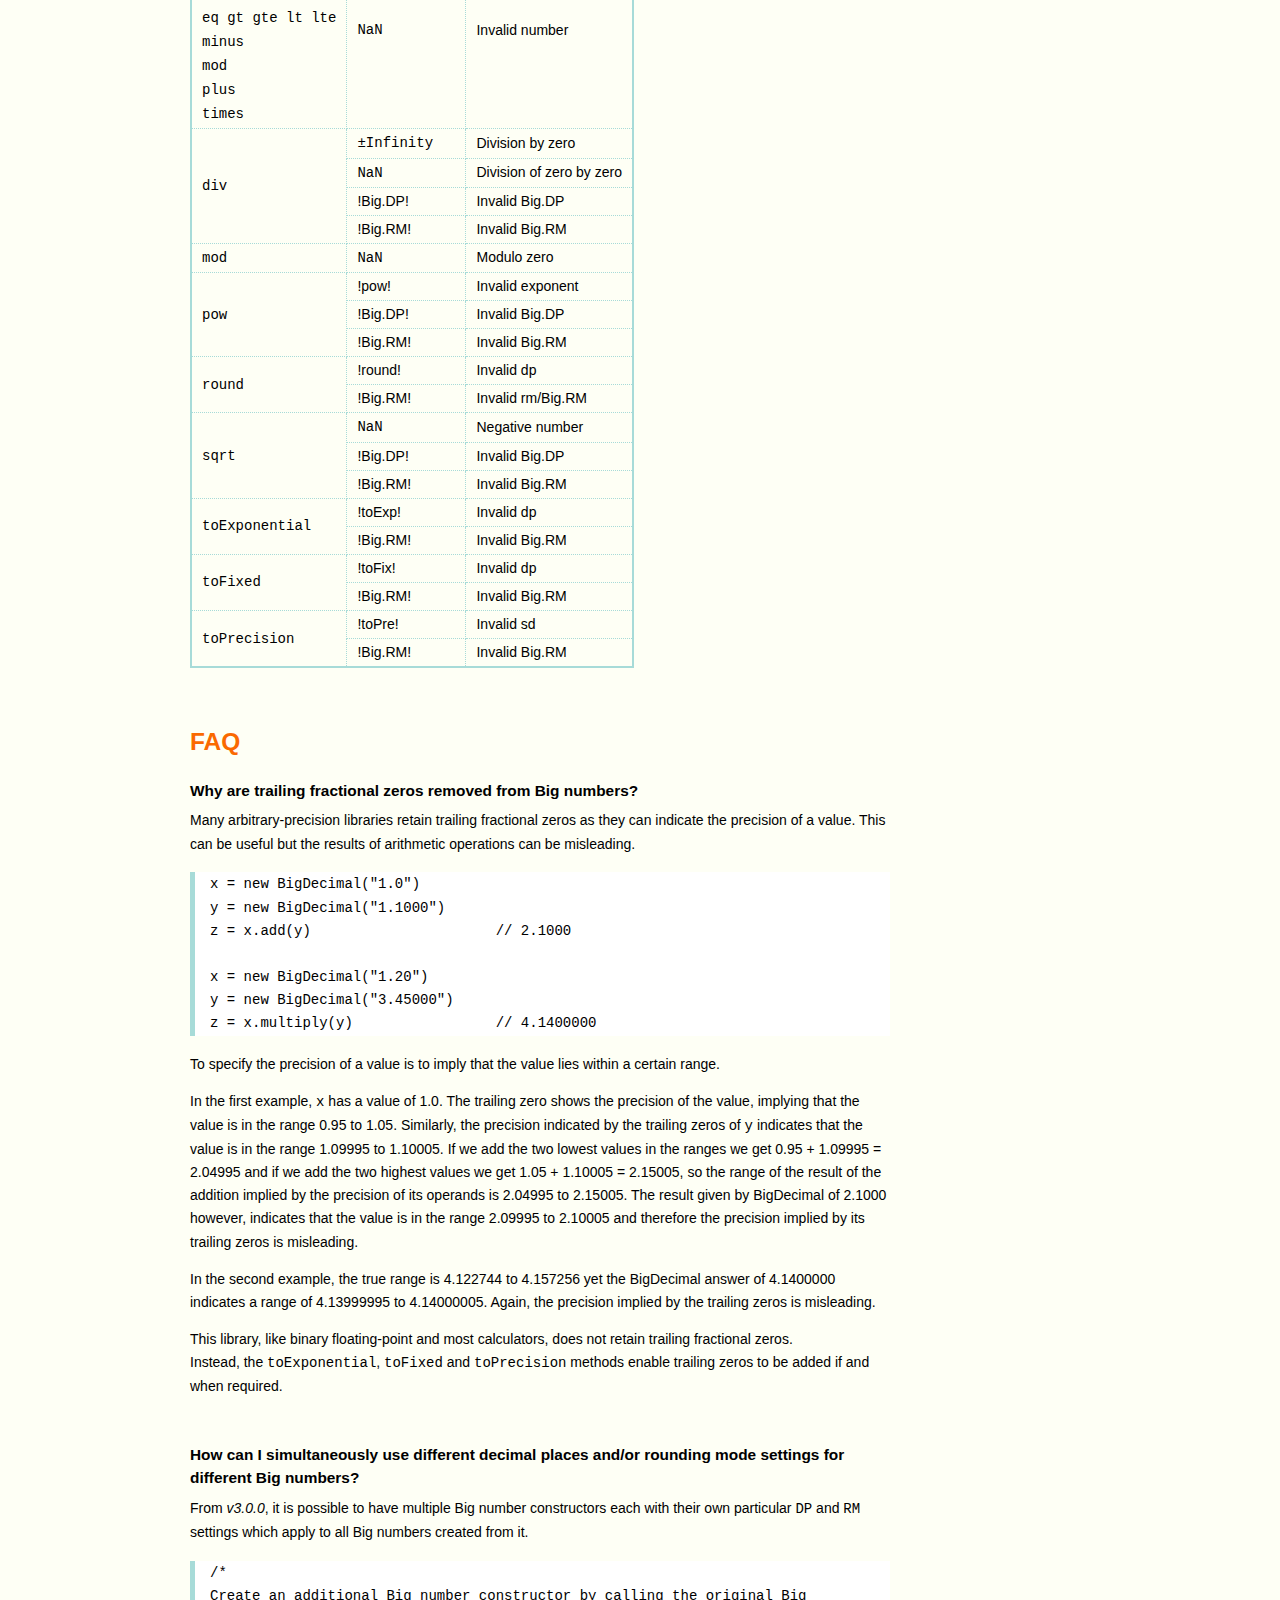
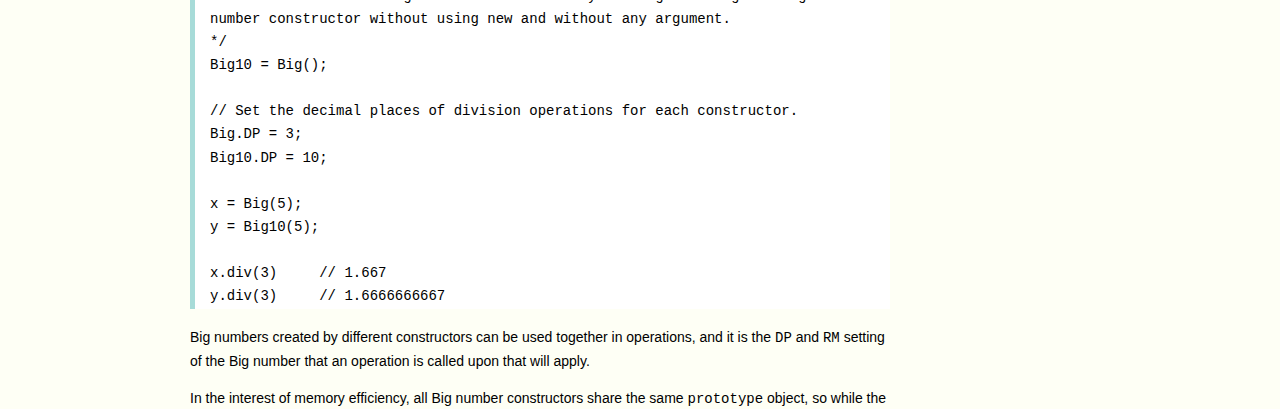
<file: js/big.js-master/docs/legacy/v3.0.x.html>
<!DOCTYPE HTML>
<html>
<head>
  <meta charset="utf-8">
  <meta http-equiv="X-UA-Compatible" content="IE=edge,chrome=1">
  <meta name="Author" content="M Mclaughlin">
  <title>big.js API</title>
  <style>
html{font-family:sans-serif;font-size:100%}
body{font-family:"Helvetica Neue",Helvetica,Arial,sans-serif;font-size:14px;
  line-height:1.65em;background:#fefff5;color:#000;min-height:100%;margin:0}
.nav{background:#fff;position:fixed;top:0;bottom:0;left:0;width:130px;
  overflow-y:auto;padding:15px 0 30px 20px; border-right: 1px solid #69d2e7}
div.container{width:700px;margin:30px 0 50px 190px}
p{margin:0 0 1em;width:700px}
pre,ul{margin:1em 0}
h1,h2,h3,h4,h5{margin:0;padding:1.5em 0 0}
h1,h2{padding:.75em 0 1em}
h1{font-size:2.75em;color:#fa6900}
h2{font-size:2.25em;color:#fa6900}
h3{font-size:1.75em;color:#69d2e7}
h4{font-size:1.75em;color:#fa6900;padding-bottom:.75em}
h5{font-size:1.2em;padding-bottom:.3em}
h6{font-size:1.1em;margin:0;padding:0.5em 0}
dd dt{font-size:1.2em}
dt{padding-top:.5em}
dd{padding-top:.35em}
b{font-weight:700}
a,a:visited{color:#444;text-decoration:none}
a:active,a:hover{outline:0;color:#000}
a:hover{text-decoration:underline}
.nav a,.nav b,.nav a:visited{display:block;color:#fa6900;font-weight:700;
  margin-top:15px}
.nav b{color:#69d2e7;margin-top:20px;cursor:default;width:auto}
ul{list-style-type:none;padding:0 0 0 20px}
.nav ul{line-height:14px;padding-left:0;margin:5px 0 0}
.nav ul a,.nav ul a:visited{display:inline;color:#000;font-family:Verdana,
  Geneva,sans-serif;font-size:11px;font-weight:400;margin:0}
.inset,ul.inset{margin-left:20px}
code.inset{font-size:.9em}
.nav li{cursor:pointer;width:auto;margin:0 0 3px}
span.alias{font-style:italic;margin-left:20px}
table{border-collapse:collapse;border-spacing:0;border:2px solid #a7dbd8;
  margin:1.75em 0;padding:0}
td,th{text-align:left;margin:0;padding:2px 10px;border:1px dotted #a7dbd8}
th{border-top:2px solid #a7dbd8;border-bottom:2px solid #a7dbd8;color:#f38630}
pre{background:#fff;white-space:pre-wrap;word-wrap:break-word;
  border-left:5px solid #a7dbd8;padding:1px 0 1px 15px;margin:1.2em 0}
code,pre{font-family:Monaco,Consolas,"Lucida Console",monospace;
  font-weight:400}
.end{margin-bottom:25px}
.nav-title{color:#fa6900}
.centre{text-align:center}
.error{color:#f00}
  </style>
</head>
<body>

  <div class="nav">

    <a class='nav-title' href="#">big.js</a>

    <b> CONSTRUCTOR </b>
    <ul>
      <li><a href="#big">Big</a></li>
    </ul>

    <a href="#constructor-properties">Properties</a>
    <ul>
      <li><a href="#dp">DP</a></li>
      <li><a href="#rm">RM</a></li>
    </ul>

    <b> INSTANCE </b>

    <a href="#prototype-methods">Methods</a>
    <ul>
      <li><a href="#abs"    >abs</a></li>
      <li><a href="#cmp"    >cmp</a></li>
      <li><a href="#div"    >div</a></li>
      <li><a href="#eq"     >eq</a></li>
      <li><a href="#gt"     >gt</a></li>
      <li><a href="#gte"    >gte</a></li>
      <li><a href="#lt"     >lt</a></li>
      <li><a href="#lte"    >lte</a></li>
      <li><a href="#minus"  >minus</a></li>
      <li><a href="#mod"    >mod</a></li>
      <li><a href="#plus"   >plus</a></li>
      <li><a href="#pow"    >pow</a></li>
      <li><a href="#round"  >round</a></li>
      <li><a href="#sqrt"   >sqrt</a></li>
      <li><a href="#times"  >times</a></li>
      <li><a href="#toE"    >toExponential</a></li>
      <li><a href="#toF"    >toFixed</a></li>
      <li><a href="#toP"    >toPrecision</a></li>
      <li><a href="#toS"    >toString</a></li>
      <li><a href="#valueOf">valueOf</a></li>
      <li><a href="#toJSON" >toJSON</a></li>
    </ul>

    <a href="#instance-properties">Properties</a>
    <ul>
      <li><a href="#coefficient">c : coefficient</a></li>
      <li><a href="#exponent"   >e : exponent</a></li>
      <li><a href="#sign"       >s : sign</a></li>
    </ul>

    <a href="#Errors">Errors</a>

    <a class='end' href="#faq">FAQ</a>

  </div>

  <div class="container">

    <h1>big.js</h1>

    <p>
      A small, fast, easy-to-use library for arbitrary-precision decimal
      arithmetic.
    </p>

    <p><a href="https://github.com/MikeMcl/big.js/">Hosted on GitHub</a>.</p>
    <p>
      <i>
        The library is incorporated into this page, so it should be available in
        the console now.
      </i>
    </p>


    <h2>API</h2>

    <p>
      In all examples below, <code>var</code> and semicolons are not shown, and
      if a commented-out value is in quotes it means <code>toString</code> has
      been called on the preceding expression.
    </p>



    <h3>CONSTRUCTOR</h3>

    <h5 id="big">
      Big<code class='inset'>Big( value ) &rArr; <i>Big</i></code>
    </h5>
    <dl>
      <dt><code>value</code></dt>
      <dd>
        <i>number|string|Big</i>
      </dd>
      <dd>
        A decimal value.
      </dd>
      <dd>
        String values may be in exponential, as well as normal (non-exponential)
        notation.
      </dd>
      <dd>
        There is no limit to the number of digits of a <em>string</em> value
        (other than that of Javascript's maximum array size), but the largest
        recommended exponent magnitude is 1e+6.
      </dd>
      <dd>
        <code>Infinity</code>, <code>NaN</code> and hexadecimal literal
        strings, e.g. '0xff', are <u>not</u> valid.<br>
        String values in octal literal form will be interpreted as decimals,
        e.g. '011' is 11, not 9.
      </dd>
    </dl>
    <p>Returns a new instance of a Big number object.</p>
    <p>
      Throws <code class='error'>NaN</code> on an invalid <code>value</code>.
    </p>
    <pre>
x = new Big(9)                       // '9'
y = new Big(x)                       // '9'
Big(435.345)                         // 'new' is optional
new Big('5032485723458348569331745.33434346346912144534543')
new Big('4.321e+4')                  // '43210'
new Big('-735.0918e-430')            // '-7.350918e-428'</pre>



    <h4 id="constructor-properties">Properties</h4>

    <h5 id="dp">DP</h5>
    <p>
      <i>number</i> : integer, 0 to 1e+6 inclusive<br />
      Default value: <code>20</code>
    </p>
    <p>
      The <u>maximum</u> number of decimal places of the results of operations
      involving division.<br />
      It is relevant only to the <code>div</code> and <code>sqrt</code> methods,
      and the <code>pow</code> method when the exponent is negative.
    </p>
    <p>
      The value will be checked for validity when one of the above methods is
      called.<br /> <code class='error'>!Big.DP!</code> will be thrown if the
      value is found to be invalid.
    </p>
    <pre>Big.DP = 40</pre>



    <h5 id="rm">RM</h5>
    <p>
      <i>number</i> : 0, 1, 2 or 3<br />
      Default value: <code>1</code>
    </p>
    <p>
      The rounding mode used in the above operations and by
      <a href='#round'><code>round</code></a>,
      <a href='#toE'><code>toExponential</code></a>,
      <a href='#toF'><code>toFixed</code></a> and
      <a href='#toP'><code>toPrecision</code></a>.
    </p>
    <table>
      <tr>
        <th>Value</th>
        <th>Description</th>
        <th>BigDecimal equivalent</th>
      </tr>
      <tr>
        <td class='centre'>0</td>
        <td>
          Rounds towards zero.<br />
          I.e. truncate, no rounding.
        </td>
        <td id="round-down">ROUND_DOWN</td>
      </tr>
      <tr>
        <td class='centre'>1</td>
        <td>
          Rounds towards nearest neighbour.<br />
          If equidistant, rounds away from zero.
        </td>
        <td id="round-half-up">ROUND_HALF_UP</td>
      </tr>
      <tr>
        <td class='centre'>2</td>
        <td>
          Rounds towards nearest neighbour.<br />
          If equidistant, rounds towards even neighbour.
        </td>
        <td id="round-half-even">ROUND_HALF_EVEN</td>
      </tr>
      <tr>
        <td class='centre'>3</td>
        <td>Rounds away from zero.</td>
        <td id="round-up">ROUND_UP</td>
      </tr>
    </table>
    <p>
      The value will be checked for validity when one of the above methods is
      called.<br /> <code class='error'>!Big.RM!</code> will be thrown if the
      value is found to be invalid.
    </p>
    <pre>Big.RM = 0</pre>



    <h3>INSTANCE</h3>

    <h4 id="prototype-methods">Methods</h4>
    <p>
      The methods inherited by a Big number instance from its constructor's
      prototype object.
    </p>
    <p>
      A Big number is immutable in the sense that it is not changed by its
      methods.
    </p>



    <h5 id="abs">abs<code class='inset'>.abs() &rArr; <i>Big</i></code></h5>
    <p>
      Returns a Big number whose value is the absolute value, i.e. the
      magnitude, of this Big number.
    </p>
    <pre>
x = new Big(-0.8)
x.abs()                     // '0.8'</pre>



    <h5 id="cmp">
      cmp<code class='inset'>.cmp( n ) &rArr; <i>number</i></code>
    </h5>
    <p><code>n</code> : <i>number|string|Big</i><br /></p>
    <table>
      <tr>
        <th>Returns</th>
        <th colspan=2>&nbsp;</th>
      </tr>
      <tr>
        <td class='centre'>1</td>
        <td>
          If the value of this Big number is greater than the value of
          <code>n</code>
        </td>
      </tr>
      <tr>
        <td class='centre'>-1</td>
        <td>
          If the value of this Big number is less than the value of
          <code>n</code>
        </td>
      </tr>
      <tr>
        <td class='centre'>0</td>
        <td>If this Big number and <code>n</code> have the same value</td>
      </tr>
    </table>
    <p>Throws <code class='error'>NaN</code> if <code>n</code> is invalid.</p>
    <pre>
x = new Big(6)
y = new Big(5)
x.cmp(y)                   // 1
y.cmp(x.minus(1))          // 0</pre>



    <h5 id="div">div<code class='inset'>.div(n) &rArr; <i>Big</i></code></h5>
    <p><code>n</code> : <i>number|string|Big</i><br /></p>
    <p>
      Returns a Big number whose value is the value of this Big number divided
      by <code>n</code>.
    </p>
    <p>
      If the result has more fraction digits than is specified by
      <a href='#dp'><code>Big.DP</code></a>, it will be rounded to
      <a href='#dp'><code>Big.DP</code></a> decimal places using rounding mode
      <a href='#rm'><code>Big.RM</code></a>.
    </p>
    <p>
      Throws <code class='error'>NaN</code> if <code>n</code> is invalid.<br />
      Throws <code class='error'>&plusmn;Infinity</code> on division by zero.<br />
      Throws <code class='error'>NaN</code> on division of zero by zero.
    </p>
    <pre>
x = new Big(355)
y = new Big(113)
x.div(y)                   // '3.14159292035398230088'
Big.DP = 2
x.div(y)                   // '3.14'
x.div(5)                   // '71'</pre>






    <h5 id="eq">eq<code class='inset'>.eq(n) &rArr; <i>boolean</i></code></h5>
    <p><code>n</code> : <i>number|string|Big</i></p>
    <p>
      Returns <code>true</code> if the value of this Big equals the value
      of <code>n</code>, otherwise returns <code>false</code>.
    </p>
    <p>Throws <code class='error'>NaN</code> if <code>n</code> is invalid.</p>
    <pre>
0 === 1e-324               // true
x = new Big(0)
x.eq('1e-324')             // false
Big(-0).eq(x)              // true  ( -0 === 0 )</pre>



    <h5 id="gt">
      gt<code class='inset'>.gt(n) &rArr; <i>boolean</i></code>
    </h5>
    <p><code>n</code> : <i>number|string|Big</i></p>
    <p>
      Returns <code>true</code> if the value of this Big is greater than
      the value of <code>n</code>, otherwise returns <code>false</code>.
    </p>
    <p>Throws <code class='error'>NaN</code> if <code>n</code> is invalid.</p>
    <pre>
0.1 &gt; 0.3 - 0.2              // true
x = new Big(0.1)
x.gt(Big(0.3).minus(0.2))    // false
Big(0).gt(x)                 // false</pre>



    <h5 id="gte">
      gte<code class='inset'>.gte(n) &rArr; <i>boolean</i></code>
    </h5>
    <p><code>n</code> : <i>number|string|Big</i></p>
    <p>
      Returns <code>true</code> if the value of this Big is greater than
      or equal to the value of <code>n</code>, otherwise returns
      <code>false</code>.
    </p>
    <p>Throws <code class='error'>NaN</code> if <code>n</code> is invalid.</p>
    <pre>
0.3 - 0.2 &gt;= 0.1               // false
x = new Big(0.3).minus(0.2)
x.gte(0.1)                     // true
Big(1).gte(x)                  // true</pre>



    <h5 id="lt">
      lt<code class='inset'>.lt(n) &rArr; <i>boolean</i></code>
    </h5>
    <p><code>n</code> : <i>number|string|Big</i></p>
    <p>
      Returns <code>true</code> if the value of this Big is less than the
      value of <code>n</code>, otherwise returns <code>false</code>.
    </p>
    <p>Throws <code class='error'>NaN</code> if <code>n</code> is invalid.</p>
    <pre>
0.3 - 0.2 &lt; 0.1                // true
x = new Big(0.3).minus(0.2)
x.lt(0.1)                      // false
Big(0).lt(x)                   // true</pre>



    <h5 id="lte">
      lte<code class='inset'>.lte(n) &rArr; <i>boolean</i></code>
    </h5>
    <p><code>n</code> : <i>number|string|Big</i></p>
    <p>
      Returns <code>true</code> if the value of this Big is less than or
      equal to the value of <code>n</code>, otherwise returns
      <code>false</code>.
    </p>
    <p>Throws <code class='error'>NaN</code> if <code>n</code> is invalid.</p>
    <pre>
0.1 &lt;= 0.3 - 0.2               // false
x = new Big(0.1)
x.lte(Big(0.3).minus(0.2))     // true
Big(-1).lte(x)                 // true</pre>



    <h5 id="minus">
      minus<code class='inset'>.minus(n) &rArr; <i>Big</i></code>
    </h5>
    <p><code>n</code> : <i>number|string|Big</i></p>
    <p>
      Returns a Big number whose value is the value of this Big number minus
      <code>n</code>.
    </p>
    <p>Throws <code class='error'>NaN</code> if <code>n</code> is invalid.</p>
    <pre>
0.3 - 0.1                  // 0.19999999999999998
x = new Big(0.3)
x.minus(0.1)               // '0.2'</pre>



    <h5 id="mod">mod<code class='inset'>.mod(n) &rArr; <i>Big</i></code></h5>
    <p><code>n</code> : <i>number|string|Big</i></p>
    <p>
      Returns a Big number whose value is the value of this Big number modulo
      <code>n</code>, i.e. the integer remainder of dividing this Big number by
      <code>n</code>.
    </p>
    <p>
      The result will have the same sign as this Big number, and it will match
      that of Javascript's % operator (within the limits of its precision) and
      BigDecimal's remainder method.
    </p>
     <p>
       Throws <code class='error'>NaN</code> if <code>n</code> is negative or
       otherwise invalid.
     </p>
    <pre>
1 % 0.9                    // 0.09999999999999998
x = new Big(1)
x.mod(0.9)                 // '0.1'</pre>



    <h5 id="plus">
      plus<code class='inset'>.plus(n) &rArr; <i>Big</i></code>
    </h5>
    <p><code>n</code> : <i>number|string|Big</i></p>
    <p>
      Returns a Big number whose value is the value of this Big number plus
      <code>n</code>.
    </p>
    <p>Throws <code class='error'>NaN</code> if <code>n</code> is invalid.</p>
    <pre>
0.1 + 0.2                  // 0.30000000000000004
x = new Big(0.1)
y = x.plus(0.2)            // '0.3'
Big(0.7).plus(x).plus(y)   // '1'</pre>



     <h5 id="pow">pow<code class='inset'>.pow( exp ) &rArr; <i>Big</i></code>
    </h5>
    <p>
      <code>exp</code> : <i>number</i> : integer, -1e+6 to 1e+6 inclusive
    </p>
    <p>
      Returns a Big number whose value is the value of this Big number raised to
      the power <code>exp</code>.
    </p>
    <p>
      If <code>exp</code> is negative and the result has more fraction digits
      than is specified by <a href='#dp'><code>Big.DP</code></a>, it will be
      rounded to <a href='#dp'><code>Big.DP</code></a> decimal places using
      rounding mode <a href='#rm'><code>Big.RM</code></a>.
    </p>
    <p>
      Throws <code class='error'>!pow!</code> if <code>exp</code> is invalid.
    </p>
    <p>
      Note: High value exponents may cause this method to be slow to return.
    </p>
    <pre>
Math.pow(0.7, 2)           // 0.48999999999999994
x = new Big(0.7)
x.pow(2)                   // '0.49'
Big.DP = 20
Big(3).pow(-2)             // '0.11111111111111111111'

new Big(123.456).pow(1000).toString().length     // 5099
new Big(2).pow(1e+6)       // Time taken (Node.js): 9 minutes 34 secs.</pre>



    <h5 id="round">
      round<code class='inset'>.round( [dp [, rm]] )
      &rArr; <i>Big</i></code>
    </h5>
    <p>
      <code>dp</code> : <i>number</i> : integer, 0 to 1e+6 inclusive
      <br />
      <code>rm</code> : <i>number</i> : 0, 1 or 2
    </p>
    <p>
      Returns a Big number whose value is the value of this Big number rounded
      using rounding mode <code>rm</code> to a maximum of <code>dp</code>
      decimal places.
    </p>
    <p>
      if <code>dp</code> is omitted or is <code>null</code> or undefined, the
      return value is <code>n</code> rounded to a whole number.<br />
      if <code>rm</code> is omitted or is <code>null</code> or
      undefined, the current <a href='#rm'><code>Big.RM</code></a> setting is
      used.
    </p>
    <p>
      Throws <code class='error'>!round!</code> if <code>dp</code> is invalid.
      <br />
      Throws <code class='error'>!Big.RM!</code> if <code>rm</code> is invalid.
    </p>
    <pre>
x = 123.45
Math.round(x)              // 123
y = new Big(x)
y.round()                  // '123'
y.round(2)                 // '123.45'
y.round(10)                // '123.45'
y.round(1, 0)              // '123.4'
y.round(1, 1)              // '123.5'
y.round(1, 2)              // '123.4'
y.round(1, 3)              // '123.5'
y                          // '123.45'</pre>



    <h5 id="sqrt">sqrt<code class='inset'>.sqrt() &rArr; <i>Big</i></code></h5>
    <p>
      Returns a Big number whose value is the square root of this Big number.
    </p>
    <p>
      If the result has more fraction digits than is specified by
      <a href='#dp'><code>Big.DP</code></a>, it will be rounded to
      <a href='#dp'><code>Big.DP</code></a> decimal places using rounding mode
      <a href='#rm'><code>Big.RM</code></a>.
    </p>
    <p>Throws <code class='error'>NaN</code> if this Big number is negative.</p>
    <pre>
x = new Big(16)
x.sqrt()                   // '4'
y = new Big(3)
y.sqrt()                   // '1.73205080756887729353'</pre>



    <h5 id="times">
      times<code class='inset'>.times(n) &rArr; <i>Big</i></code>
    </h5>
    <p><code>n</code> : <i>number|string|Big</i><br /></p>
    <p>
      Returns a Big number whose value is the value of this Big number times
      <code>n</code>.
    </p>
    <p>Throws <code class='error'>NaN</code> if <code>n</code> is invalid.</p>
    <pre>
0.6 * 3                    // 1.7999999999999998
x = new Big(0.6)
y = x.times(3)             // '1.8'
Big('7e+500').times(y)     // '1.26e+501'</pre>



    <h5 id="toE">
      toExponential<code class='inset'>.toExponential( [dp] ) &rArr;
      <i>string</i></code>
    </h5>
    <p><code>dp</code> : <i>number</i> : integer, 0 to 1e+6 inclusive</p>
    <p>
      Returns a string representing the value of this Big number in exponential
      notation to a fixed number of decimal places <code>dp</code>.
    </p>
    <p>
      If the value of this Big number in exponential notation has more digits to
      the right of the decimal point than is specified by <code>dp</code>, the
      return value will be rounded to <code>dp</code> decimal places using
      rounding mode <a href='#rm'><code>Big.RM</code></a>.
    </p>
    <p>
      If the value of this Big number in exponential notation has fewer digits
      to the right of the decimal point than is specified by <code>dp</code>,
      the return value will be appended with zeros accordingly.
    </p>
    <p>
      If <code>dp</code> is omitted, or is <code>null</code> or undefined, the
      number of digits after the decimal point defaults to the minimum number of
      digits necessary to represent the value exactly.
    </p>
    <p>
      Throws <code class='error'>!toExp!</code> if <code>dp</code> is invalid.
    </p>
    <pre>
x = 45.6
y = new Big(x)
x.toExponential()          // '4.56e+1'
y.toExponential()          // '4.56e+1'
x.toExponential(0)         // '5e+1'
y.toExponential(0)         // '5e+1'
x.toExponential(1)         // '4.6e+1'
y.toExponential(1)         // '4.6e+1'
x.toExponential(3)         // '4.560e+1'
y.toExponential(3)         // '4.560e+1'</pre>



    <h5 id="toF">
      toFixed<code class='inset'>.toFixed( [dp] ) &rArr;
      <i>string</i></code>
    </h5>
    <p>
      <code>dp</code> : <i>number</i> : integer, 0 to 1e+6 inclusive
    </p>
    <p>
      Returns a string representing the value of this Big number in normal
      notation to a fixed number of decimal places <code>dp</code>.
    </p>
    <p>
      If the value of this Big number in normal notation has more digits to the
      right of the decimal point than is specified by <code>dp</code>, the
      return value will be rounded to <code>dp</code> decimal places using
      rounding mode <a href='#rm'><code>Big.RM</code></a>.
    </p>
    <p>
      If the value of this Big number in normal notation has fewer fraction
      digits then is specified by <code>dp</code>, the return value will be
      appended with zeros accordingly.
    </p>
    <p>
      Unlike <code>Number.prototype.toFixed</code>, which returns
      exponential notation if a number is greater or equal to 10<sup>21</sup>,
      this method will always return normal notation.
    </p>
    <p>
      If <code>dp</code> is omitted, or is <code>null</code> or
      undefined, then the return value is simply the value in normal notation.
      This is  also unlike <code>Number.prototype.toFixed</code>, which returns
      the value to zero decimal places.
    </p>
    <p>
      Throws <code class='error'>!toFix!</code> if <code>dp</code> is invalid.
    </p>
    <pre>
x = 45.6
y = new Big(x)
x.toFixed()                // '46'
y.toFixed()                // '45.6'
y.toFixed(0)               // '46'
x.toFixed(3)               // '45.600'
y.toFixed(3)               // '45.600'</pre>



    <h5 id="toP">
      toPrecision<code class='inset'>.toPrecision( [sd] ) &rArr;
      <i>string</i></code>
    </h5>
    <p><code>sd</code> : <i>number</i> : integer, 1 to 1e+6 inclusive</p>
    <p>
      Returns a string representing the value of this Big number to the
      specified number of significant digits <code>sd</code>.
    </p>
    <p>
      If the value of this Big number has more digits than is specified by
      <code>sd</code>, the return value will be rounded to <code>sd</code>
      significant digits using rounding mode
      <a href='#rm'><code>Big.RM</code></a>.
    </p>
    <p>
      If the value of this Big number has fewer digits than is specified by
      <code>sd</code>, the return value will be appended with zeros accordingly.
    </p>
    <p>
      If <code>sd</code> is less than the number of digits necessary to
      represent the integer part of the value in normal notation, then
      exponential notation is used.
    </p>
    <p>
      If <code>sd</code> is omitted, or is <code>null</code> or undefined, then
      the return value is the same as <code>.toString()</code>.
    </p>
    <p>
      Throws <code class='error'>!toPre!</code> if <code>sd</code> is invalid.
    </p>
    <pre>
x = 45.6
y = new Big(x)
x.toPrecision()            // '45.6'
y.toPrecision()            // '45.6'
x.toPrecision(1)           // '5e+1'
y.toPrecision(1)           // '5e+1'
x.toPrecision(5)           // '45.600'
y.toPrecision(5)           // '45.600'</pre>



    <h5 id="toS">
      toString<code class='inset'>.toString() &rArr; <i>string</i></code>
    </h5>
    <p>
      Returns a string representing the value of this Big number.
    </p>
     <p>
      If this Big number has a positive exponent that is equal to or greater
      than 21, or a negative exponent equal to or less than -7, then exponential
      notation is returned.
    </p>
    <p>
      The point at which <code>toString</code> returns exponential rather than
      normal notation can be adjusted by changing the value of
      <code>TO_EXP_POS</code> and <code>TO_EXP_NEG</code> in the
      EDITABLE DEFAULTS section at the top of the source code file. By default,
      Big numbers correspond to Javascript's number type in this regard.
    </p>
    <pre>
x = new Big('9.99e+20')
x.toString()               // '999000000000000000000'
y = new Big('1E21')
y.toString()               // '1e+21'</pre>



    <h5 id="valueOf">
      valueOf<code class='inset'>.valueOf() &rArr; <i>string</i></code>
    </h5>
    <p>
      As <code>toString</code>.
    </p>
    <pre>
x = new Big('177.7e+457')
x.valueOf()                // '1.777e+459'</pre>



    <h5 id="toJSON">
      toJSON<code class='inset'>.toJSON() &rArr; <i>string</i></code>
    </h5>
    <p>
      As <code>toString</code>.
    </p>
    <pre>
x = new Big('177.7e+457')
y = new Big(235.4325)
z = new Big('0.0098074')
str = JSON.stringify( [x, y, z] )

JSON.parse( str, function ( k, v ) { return k === '' ? v : new Big(v) } )
// Returns an array of three Big numbers.</pre>



    <h4 id="instance-properties">Properties</h4>
    <p>
      A Big number is an object with three properties:
    </p>
    <table>
      <tr>
        <th>Property</th>
        <th>Description</th>
        <th>Type</th>
        <th>Value</th>
      </tr>
      <tr>
        <td class='centre' id='coefficient'><b>c</b></td>
        <td>coefficient<sup>*</sup></td>
        <td><i>number</i><code>[]</code></td>
        <td> Array of single digits</td>
      </tr>
      <tr>
        <td class='centre' id='exponent'><b>e</b></td>
        <td>exponent</td>
        <td><i>number</i></td>
        <td>Integer, -1e+6 to 1e+6 inclusive</td>
      </tr>
      <tr>
        <td class='centre' id='sign'><b>s</b></td>
        <td>sign</td>
        <td><i>number</i></td>
        <td>-1 or 1</td>
      </tr>
    </table>
    <p><sup>*</sup>significand</p>
    <p>
      The value of a Big number is stored in a normalised decimal floating point
      format which corresponds to the value's <code>toExponential</code> form,
      with the decimal point to be positioned after the most significant
      (left-most) digit of the coefficient.
    </p>
    <p>
      Note that, as with Javascript numbers, the original exponent and
      fractional trailing zeros are not preserved.
    </p>
    <pre>x = new Big(0.123)                 // '0.123'
x.toExponential()                  // '1.23e-1'
x.c                                // '1,2,3'
x.e                                // -1
x.s                                // 1

y = new Number(-123.4567000e+2)    // '-12345.67'
y.toExponential()                  // '-1.234567e+4'
z = new Big('-123.4567000e+2')     // '-12345.67'
z.toExponential()                  // '-1.234567e+4'
z.c                                // '1,2,3,4,5,6,7'
z.e                                // 4
z.s                                // -1</pre>


    <p>
      A Big number is mutable in the sense that the value of its properties can
      be changed.<br />
      For example, to rapidly shift a value by a power of 10:
    </p>
    <pre>
x = new Big('1234.000')    // '1234'
x.toExponential()          // '1.234e+3'
x.c                        // '1,2,3,4'
x.e                        // 3

x.e = -5
x                          // '0.00001234'</pre>
    <p>
      If changing the coefficient array directly, which is not recommended, be
      careful to avoid leading or trailing zeros (unless zero itself is being
      represented).
    </p>
    <p>
      Minus zero is a valid Big number value, but like Javascript numbers the
      minus sign is not shown.
    </p>
    <pre>
x = new Number(-0)         // 0
1 / x == -Infinity         // true

y = new Big(-0)            // '0'
y.c                        // '0'    [0].toString()
y.e                        // 0
y.s                        // -1</pre>



    <h4 id='Errors'>Errors</h4>
    <p>
      The errors that are thrown are instances of <code>Error</code> with
      <code>name</code> <code class='error'>BigError</code> and message as
      shown in the table below.
    </p>
    <table>
      <tr>
        <th>Method(s)</th>
        <th>Error message</th>
        <th>Thrown on</th>
      </tr>
      <tr>
        <td>
          <code>
            Big<br />cmp<br />div<br />eq gt gte lt lte<br />minus<br />mod
            <br />plus<br />times
          </code>
        </td>
        <td><code>NaN</code></td>
        <td>Invalid number</td>
      </tr>
      <tr>
        <td rowspan=4><code>div</code></td>
        <td><code>&plusmn;Infinity</code></td>
        <td>Division by zero</td>
      </tr>
      <tr>
        <td><code>NaN</code></td>
        <td>Division of zero by zero</td>
      </tr>
      <tr>
        <td>!Big.DP!</td>
        <td>Invalid Big.DP</td>
      </tr>
      <tr>
        <td>!Big.RM!</td>
        <td>Invalid Big.RM</td>
      </tr>
      <tr>
        <td><code>mod</code></td>
        <td><code>NaN</code></td>
        <td>Modulo zero</td>
      </tr>
      <tr>
        <td rowspan=3><code>pow</code></td>
        <td>!pow!</td>
        <td>Invalid exponent</td>
      </tr>
      <tr>
        <td>!Big.DP!</td>
        <td>Invalid Big.DP</td>
      </tr>
      <tr>
        <td>!Big.RM!</td>
        <td>Invalid Big.RM</td>
      </tr>
      <tr>
        <td rowspan=2><code>round</code></td>
        <td>!round!</td>
        <td>Invalid dp</td>
      </tr>
      <tr>
        <td>!Big.RM!</td>
        <td>Invalid rm/Big.RM</td>
      </tr>
      <tr>
        <td rowspan=3><code>sqrt</code></td>
        <td><code>NaN</code></td>
        <td>Negative number</td>
      </tr>
      <tr>
        <td>!Big.DP!</td>
        <td>Invalid Big.DP</td>
      </tr>
      <tr>
        <td>!Big.RM!</td>
        <td>Invalid Big.RM</td>
      </tr>
      <tr>
        <td rowspan=2><code>toExponential</code></td>
        <td>!toExp!</td>
        <td>Invalid dp</td>
      </tr>
      <tr>
        <td>!Big.RM!</td>
        <td>Invalid Big.RM</td>
      </tr>
      <tr>
        <td rowspan=2><code>toFixed</code></td>
        <td>!toFix!</td>
        <td>Invalid dp</td>
      </tr>
      <tr>
        <td>!Big.RM!</td>
        <td>Invalid Big.RM</td>
      </tr>
      <tr>
        <td rowspan=2><code>toPrecision</code></td>
        <td>!toPre!</td>
        <td>Invalid sd</td>
      </tr>
      <tr>
        <td>!Big.RM!</td>
        <td>Invalid Big.RM</td>
      </tr>
    </table>



    <h4 id='faq'>FAQ</h4>
    <h6>Why are trailing fractional zeros removed from Big numbers?</h6>
    <p>
      Many arbitrary-precision libraries retain trailing fractional zeros as
      they can indicate the precision of a value. This can be useful but the
      results of arithmetic operations can be misleading.
    </p>
    <pre>
x = new BigDecimal("1.0")
y = new BigDecimal("1.1000")
z = x.add(y)                      // 2.1000

x = new BigDecimal("1.20")
y = new BigDecimal("3.45000")
z = x.multiply(y)                 // 4.1400000
</pre>
    <p>
      To specify the precision of a value is to imply that the value lies
      within a certain range.
    </p>
    <p>
      In the first example, <code>x</code> has a value of 1.0. The trailing zero
      shows the precision of the value, implying that the value is in the range
      0.95 to 1.05. Similarly, the precision indicated by the trailing zeros of
      <code>y</code> indicates that the value is in the range 1.09995 to
      1.10005. If we add the two lowest values in the ranges we get 0.95 +
      1.09995 = 2.04995 and if we add the two highest values we get 1.05 +
      1.10005 = 2.15005, so the range of the result of the addition implied by
      the precision of its operands is 2.04995 to 2.15005. The result given by
      BigDecimal of 2.1000 however, indicates that the value is in the range
      2.09995 to 2.10005 and therefore the precision implied by its trailing
      zeros is misleading.
    </p>
    <p>
      In the second example, the true range is 4.122744 to 4.157256 yet the
      BigDecimal answer of 4.1400000 indicates a range of 4.13999995 to
      4.14000005. Again, the precision implied by the trailing zeros is
      misleading.
    </p>
    <p>
      This library, like binary floating-point and most calculators, does not
      retain trailing fractional zeros.<br />
      Instead, the <code>toExponential</code>, <code>toFixed</code> and
      <code>toPrecision</code> methods enable trailing zeros to be added if and
      when required.
    </p>
    <br />
    <h6>
      How can I simultaneously use different decimal places and/or rounding mode
      settings for different Big numbers?
    </h6>
    <p>
      From <i>v3.0.0</i>, it is possible to have multiple Big number
      constructors each with their own particular <code>DP</code> and
      <code>RM</code> settings which apply to all Big numbers created from it.
    </p>
    <pre>
/*
Create an additional Big number constructor by calling the original Big
number constructor without using new and without any argument.
*/
Big10 = Big();

// Set the decimal places of division operations for each constructor.
Big.DP = 3;
Big10.DP = 10;

x = Big(5);
y = Big10(5);

x.div(3)     // 1.667
y.div(3)     // 1.6666666667
</pre>
    <p>
      Big numbers created by different constructors can be used together in
      operations, and it is the <code>DP</code> and <code>RM</code> setting of
      the Big number that an operation is called upon that will apply.
    </p>
    <p>
      In the interest of memory efficiency, all Big number constructors share
      the same <code>prototype</code> object, so while the <code>DP</code> and
      <code>RM</code> (and any other <i>own</i> properties) of a constructor are
      isolated and untouchable by another, its prototype methods are not.
    </p>
    <br />

  </div>
  <script>
  /*big.js v3.0.0 https://github.com/MikeMcl/big.js/LICENCE*/
  (function(n){"use strict";function c(){function n(t){var i=this;if(!(i instanceof n))return t===void 0?c():new n(t);t instanceof n?(i.s=t.s,i.e=t.e,i.c=t.c.slice()):y(i,t);i.constructor=n}return n.prototype=t,n.DP=l,n.RM=a,n}function s(n,t,i){var e=n.constructor,r=t-(n=new e(n)).e,f=n.c;for(f.length>++t&&o(n,r,e.RM),f[0]?i?r=t:(f=n.c,r=n.e+r+1):++r;f.length<r;f.push(0));return r=n.e,i===1||i&&(t<=r||r<=u)?(n.s<0&&f[0]?"-":"")+(f.length>1?f[0]+"."+f.join("").slice(1):f[0])+(r<0?"e":"e+")+r:n.toString()}function y(n,t){var u,r,f;for(t===0&&1/t<0?t="-0":v.test(t+="")||i(NaN),n.s=t.charAt(0)=="-"?(t=t.slice(1),-1):1,(u=t.indexOf("."))>-1&&(t=t.replace(".","")),(r=t.search(/e/i))>0?(u<0&&(u=r),u+=+t.slice(r+1),t=t.substring(0,r)):u<0&&(u=t.length),r=0;t.charAt(r)=="0";r++);if(r==(f=t.length))n.c=[n.e=0];else{for(;t.charAt(--f)=="0";);for(n.e=u-r-1,n.c=[],u=0;r<=f;n.c[u++]=+t.charAt(r++));}return n}function o(n,t,r,u){var o,e=n.c,f=n.e+t+1;if(r===1?u=e[f]>=5:r===2?u=e[f]>5||e[f]==5&&(u||f<0||e[f+1]!==o||e[f-1]&1):r===3?u=u||e[f]!==o||f<0:(u=!1,r!==0&&i("!Big.RM!")),f<1||!e[0])u?(n.e=-t,n.c=[1]):n.c=[n.e=0];else{if(e.length=f--,u)for(;++e[f]>9;)e[f]=0,f--||(++n.e,e.unshift(1));for(f=e.length;!e[--f];e.pop());}return n}function i(n){var t=new Error(n);t.name="BigError";throw t;}var l=20,a=1,r=1e6,h=1e6,u=-7,f=21,t={},v=/^-?(\d+(\.\d*)?|\.\d+)(e[+-]?\d+)?$/i,e;t.abs=function(){var n=new this.constructor(this);return n.s=1,n};t.cmp=function(n){var e,o=this,u=o.c,f=(n=new o.constructor(n)).c,t=o.s,s=n.s,i=o.e,r=n.e;if(!u[0]||!f[0])return u[0]?t:f[0]?-s:0;if(t!=s)return t;if(e=t<0,i!=r)return i>r^e?1:-1;for(t=-1,s=(i=u.length)<(r=f.length)?i:r;++t<s;)if(u[t]!=f[t])return u[t]>f[t]^e?1:-1;return i==r?0:i>r^e?1:-1};t.div=function(n){var p=this,w=p.constructor,h=p.c,e=(n=new w(n)).c,v=p.s==n.s?1:-1,c=w.DP;if((c!==~~c||c<0||c>r)&&i("!Big.DP!"),!h[0]||!e[0])return h[0]==e[0]&&i(NaN),e[0]||i(v/0),new w(v*0);var s,b,y,l,f,tt,it=e.slice(),k=s=e.length,rt=h.length,t=h.slice(0,s),u=t.length,a=n,d=a.c=[],g=0,nt=c+(a.e=p.e-n.e)+1;for(a.s=v,v=nt<0?0:nt,it.unshift(0);u++<s;t.push(0));do{for(y=0;y<10;y++){if(s!=(u=t.length))l=s>u?1:-1;else for(f=-1,l=0;++f<s;)if(e[f]!=t[f]){l=e[f]>t[f]?1:-1;break}if(l<0){for(b=u==s?e:it;u;){if(t[--u]<b[u]){for(f=u;f&&!t[--f];t[f]=9);--t[f];t[u]+=10}t[u]-=b[u]}for(;!t[0];t.shift());}else break}d[g++]=l?y:++y;t[0]&&l?t[u]=h[k]||0:t=[h[k]]}while((k++<rt||t[0]!==tt)&&v--);return d[0]||g==1||(d.shift(),a.e--),g>nt&&o(a,c,w.RM,t[0]!==tt),a};t.eq=function(n){return!this.cmp(n)};t.gt=function(n){return this.cmp(n)>0};t.gte=function(n){return this.cmp(n)>-1};t.lt=function(n){return this.cmp(n)<0};t.lte=function(n){return this.cmp(n)<1};t.minus=function(n){var f,u,o,c,s=this,l=s.constructor,e=s.s,i=(n=new l(n)).s;if(e!=i)return n.s=-i,s.plus(n);var t=s.c.slice(),a=s.e,r=n.c,h=n.e;if(!t[0]||!r[0])return r[0]?(n.s=-i,n):new l(t[0]?s:0);if(e=a-h){for((c=e<0)?(e=-e,o=t):(h=a,o=r),o.reverse(),i=e;i--;o.push(0));o.reverse()}else for(u=((c=t.length<r.length)?t:r).length,e=i=0;i<u;i++)if(t[i]!=r[i]){c=t[i]<r[i];break}if(c&&(o=t,t=r,r=o,n.s=-n.s),(i=(u=r.length)-(f=t.length))>0)for(;i--;t[f++]=0);for(i=f;u>e;){if(t[--u]<r[u]){for(f=u;f&&!t[--f];t[f]=9);--t[f];t[u]+=10}t[u]-=r[u]}for(;t[--i]==0;t.pop());for(;t[0]==0;)t.shift(),--h;return t[0]||(n.s=1,t=[h=0]),n.c=t,n.e=h,n};t.mod=function(n){var e,t=this,r=t.constructor,u=t.s,f=(n=new r(n)).s;return(n.c[0]||i(NaN),t.s=n.s=1,e=n.cmp(t)==1,t.s=u,n.s=f,e)?new r(t):(u=r.DP,f=r.RM,r.DP=r.RM=0,t=t.div(n),r.DP=u,r.RM=f,this.minus(t.times(n)))};t.plus=function(n){var u,e=this,s=e.constructor,i=e.s,f=(n=new s(n)).s;if(i!=f)return n.s=-f,e.minus(n);var h=e.e,t=e.c,o=n.e,r=n.c;if(!t[0]||!r[0])return r[0]?n:new s(t[0]?e:i*0);if(t=t.slice(),i=h-o){for(i>0?(o=h,u=r):(i=-i,u=t),u.reverse();i--;u.push(0));u.reverse()}for(t.length-r.length<0&&(u=r,r=t,t=u),i=r.length,f=0;i;)f=(t[--i]=t[i]+r[i]+f)/10|0,t[i]%=10;for(f&&(t.unshift(f),++o),i=t.length;t[--i]==0;t.pop());return n.c=t,n.e=o,n};t.pow=function(n){var t=this,u=new t.constructor(1),r=u,f=n<0;for((n!==~~n||n<-h||n>h)&&i("!pow!"),n=f?-n:n;;){if(n&1&&(r=r.times(t)),n>>=1,!n)break;t=t.times(t)}return f?u.div(r):r};t.round=function(n,t){var u=this,f=u.constructor;return n==null?n=0:(n!==~~n||n<0||n>r)&&i("!round!"),o(u=new f(u),n,t==null?f.RM:t),u};t.sqrt=function(){var f,n,e,r=this,u=r.constructor,h=r.c,t=r.s,s=r.e,c=new u("0.5");if(!h[0])return new u(r);t<0&&i(NaN);t=Math.sqrt(r.toString());t==0||t==1/0?(f=h.join(""),f.length+s&1||(f+="0"),n=new u(Math.sqrt(f).toString()),n.e=((s+1)/2|0)-(s<0||s&1)):n=new u(t.toString());t=n.e+(u.DP+=4);do e=n,n=c.times(e.plus(r.div(e)));while(e.c.slice(0,t).join("")!==n.c.slice(0,t).join(""));return o(n,u.DP-=4,u.RM),n};t.times=function(n){var t,s=this,h=s.constructor,f=s.c,e=(n=new h(n)).c,o=f.length,i=e.length,u=s.e,r=n.e;if(n.s=s.s==n.s?1:-1,!f[0]||!e[0])return new h(n.s*0);for(n.e=u+r,o<i&&(t=f,f=e,e=t,r=o,o=i,i=r),t=new Array(r=o+i);r--;t[r]=0);for(u=i;u--;){for(i=0,r=o+u;r>u;)i=t[r]+e[u]*f[r-u-1]+i,t[r--]=i%10,i=i/10|0;t[r]=(t[r]+i)%10}for(i&&++n.e,t[0]||t.shift(),u=t.length;!t[--u];t.pop());return n.c=t,n};t.toString=t.valueOf=t.toJSON=function(){var r=this,t=r.e,n=r.c.join(""),i=n.length;if(t<=u||t>=f)n=n.charAt(0)+(i>1?"."+n.slice(1):"")+(t<0?"e":"e+")+t;else if(t<0){for(;++t;n="0"+n);n="0."+n}else if(t>0)if(++t>i)for(t-=i;t--;n+="0");else t<i&&(n=n.slice(0,t)+"."+n.slice(t));else i>1&&(n=n.charAt(0)+"."+n.slice(1));return r.s<0&&r.c[0]?"-"+n:n};t.toExponential=function(n){return n==null?n=this.c.length-1:(n!==~~n||n<0||n>r)&&i("!toExp!"),s(this,n,1)};t.toFixed=function(n){var t,e=this,o=u,h=f;return u=-(f=1/0),n==null?t=e.toString():n===~~n&&n>=0&&n<=r&&(t=s(e,e.e+n),e.s<0&&e.c[0]&&t.indexOf("-")<0&&(t="-"+t)),u=o,f=h,t||i("!toFix!"),t};t.toPrecision=function(n){return n==null?this.toString():((n!==~~n||n<1||n>r)&&i("!toPre!"),s(this,n-1,2))};e=c();typeof define=="function"&&define.amd?define(function(){return e}):typeof module!="undefined"&&module.exports?module.exports=e:n.Big=e})(this)
  </script>
  
</body>
</html>
</file>
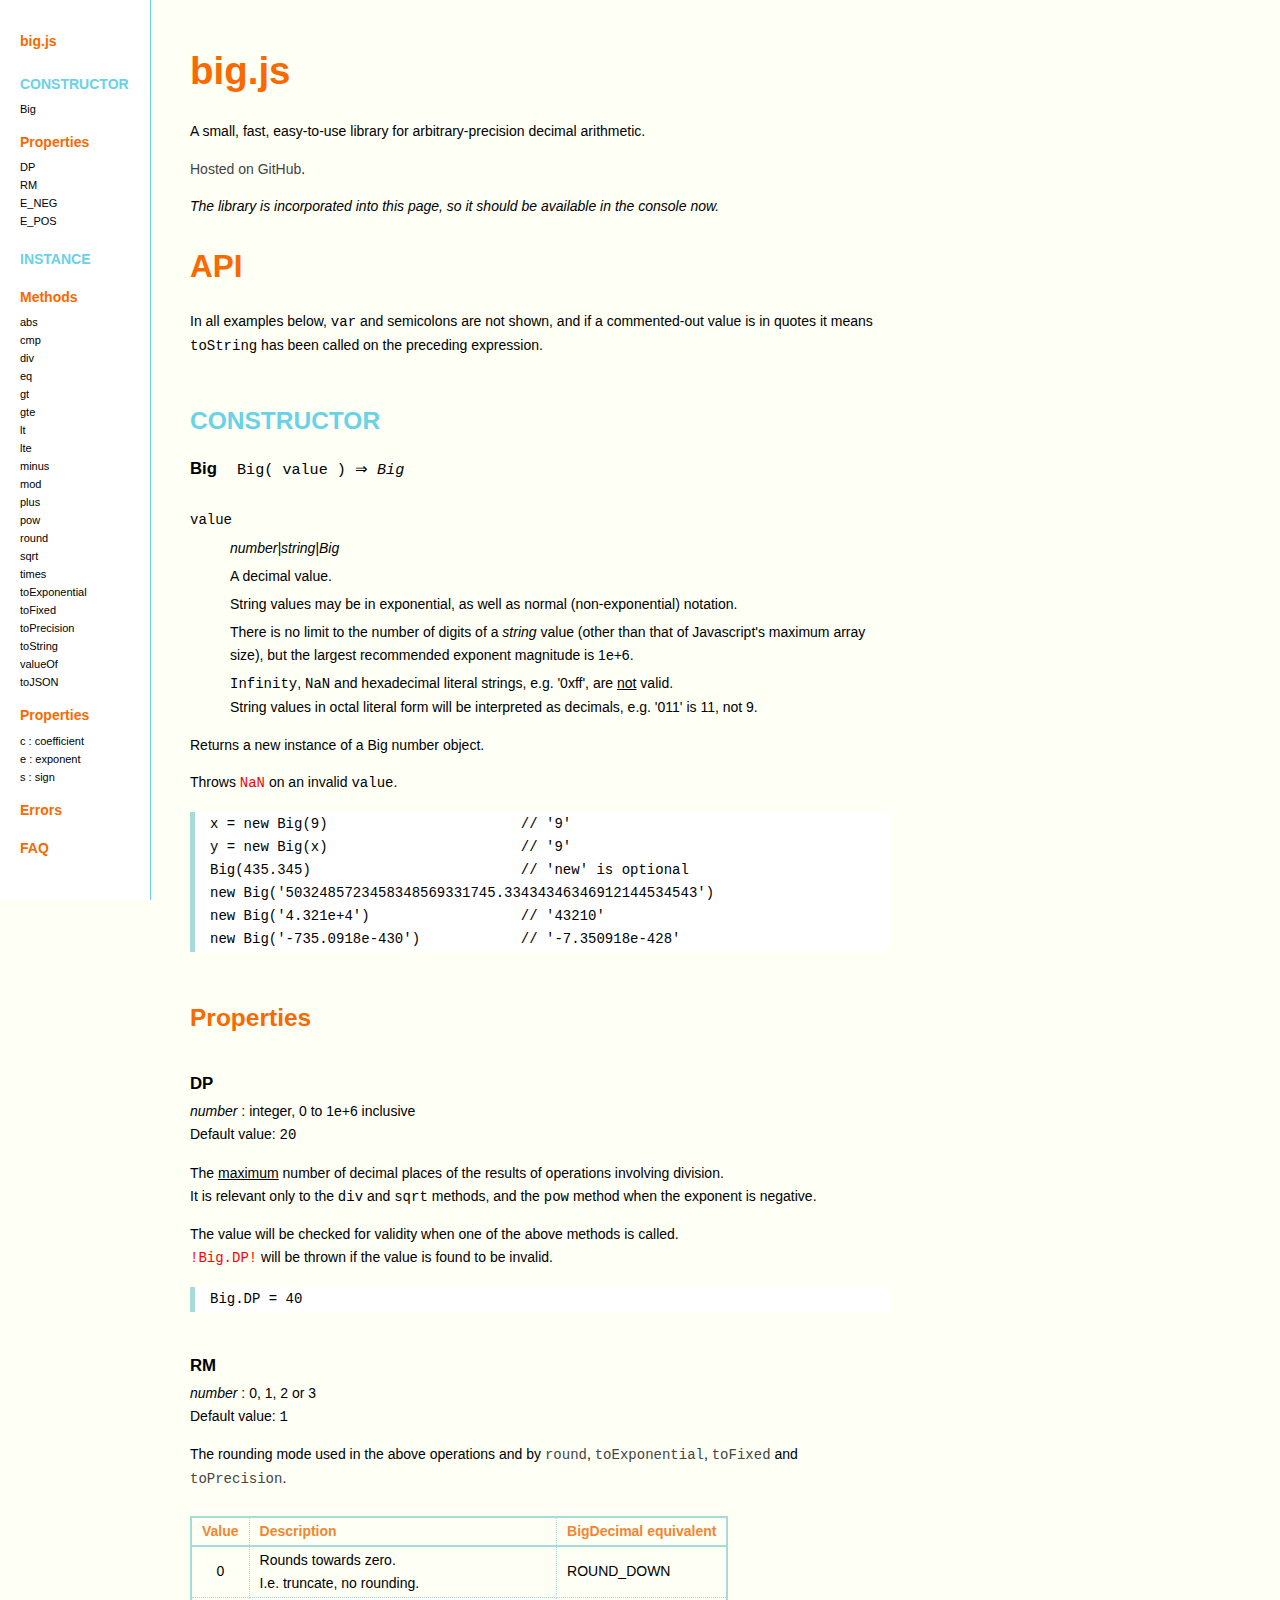
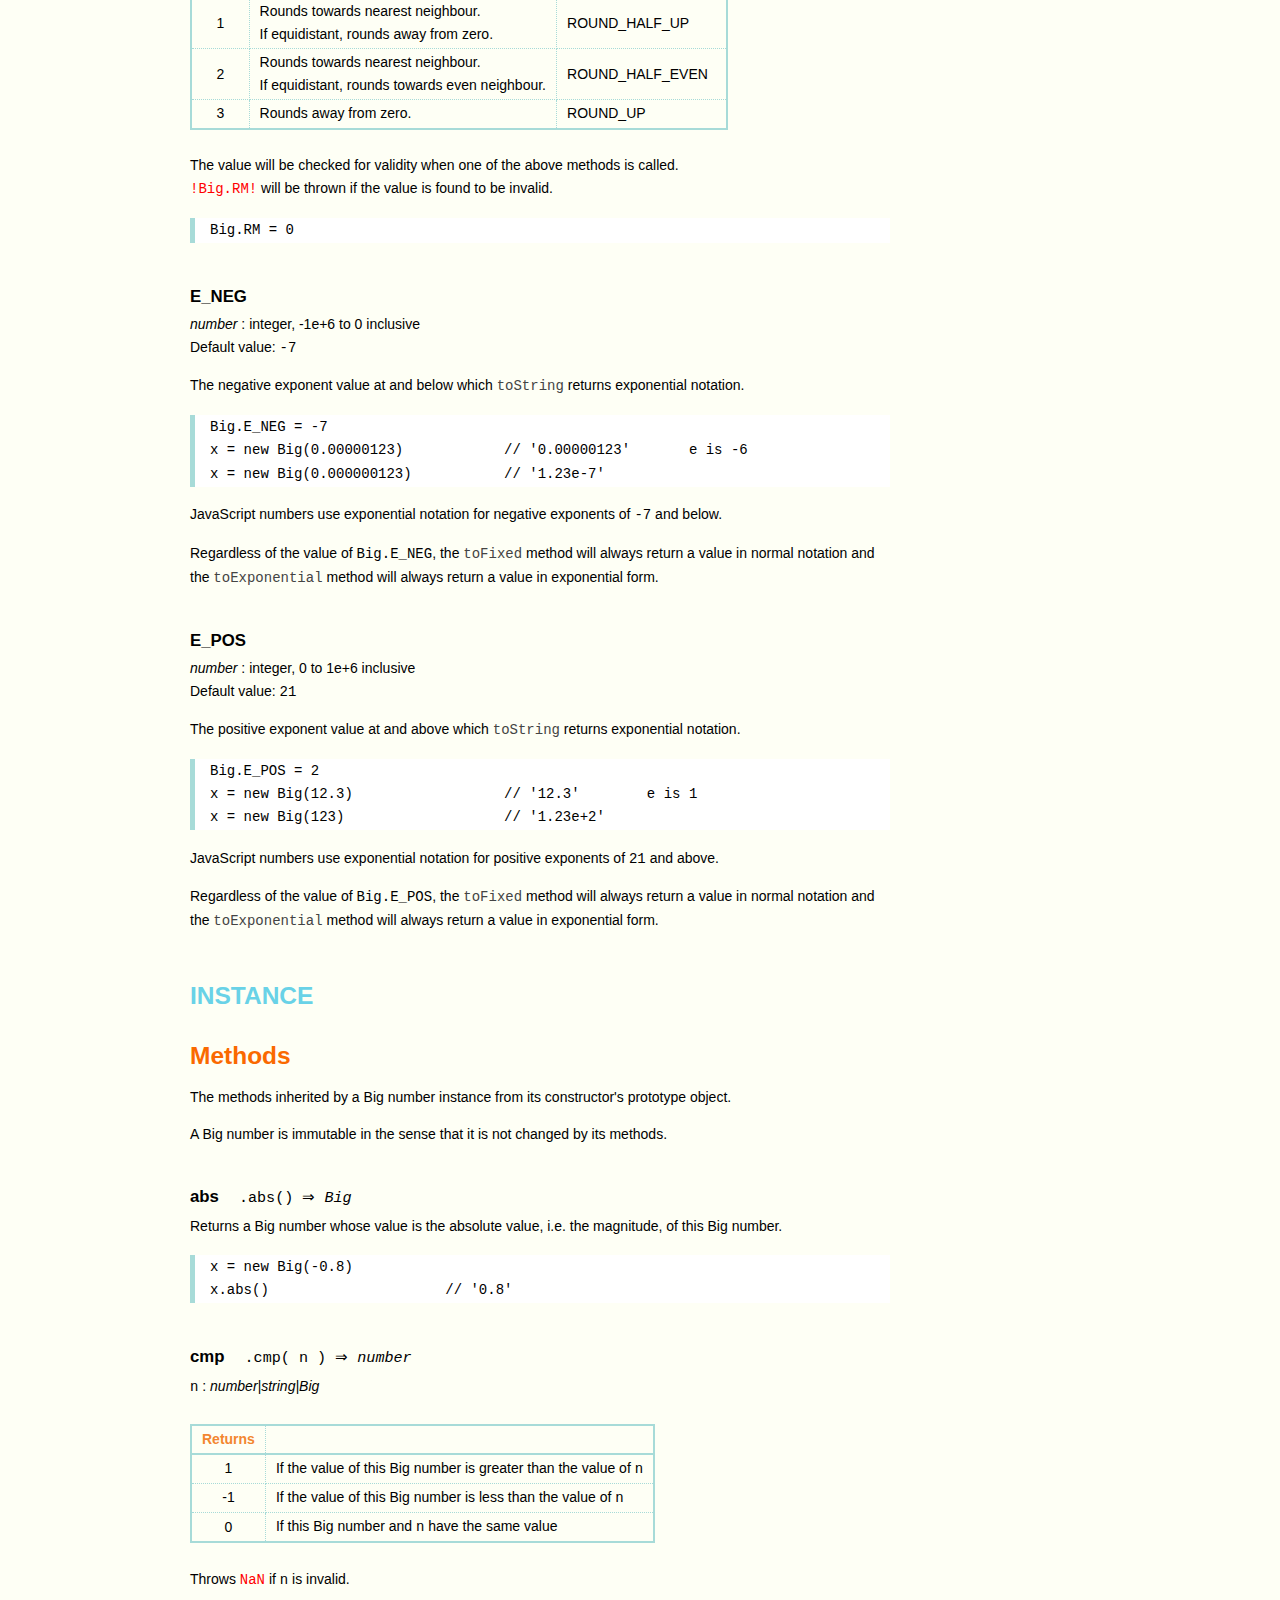
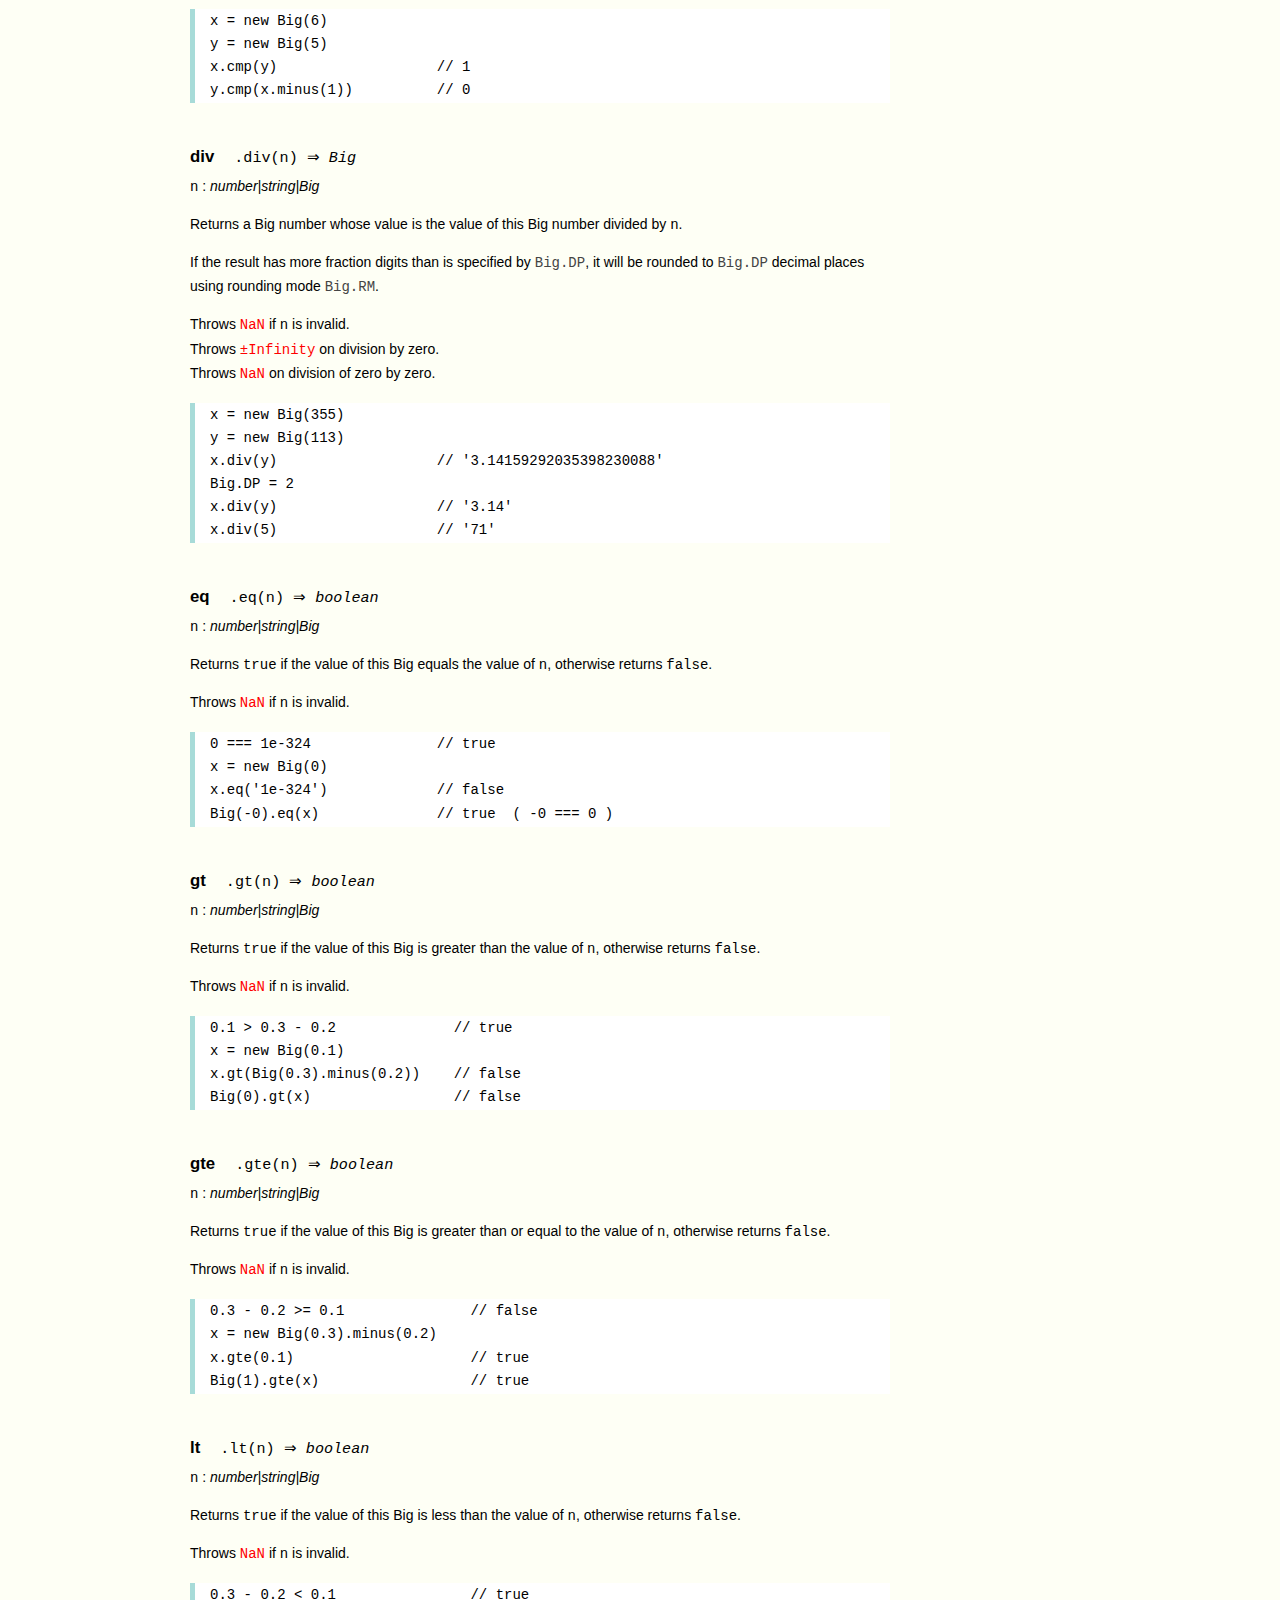
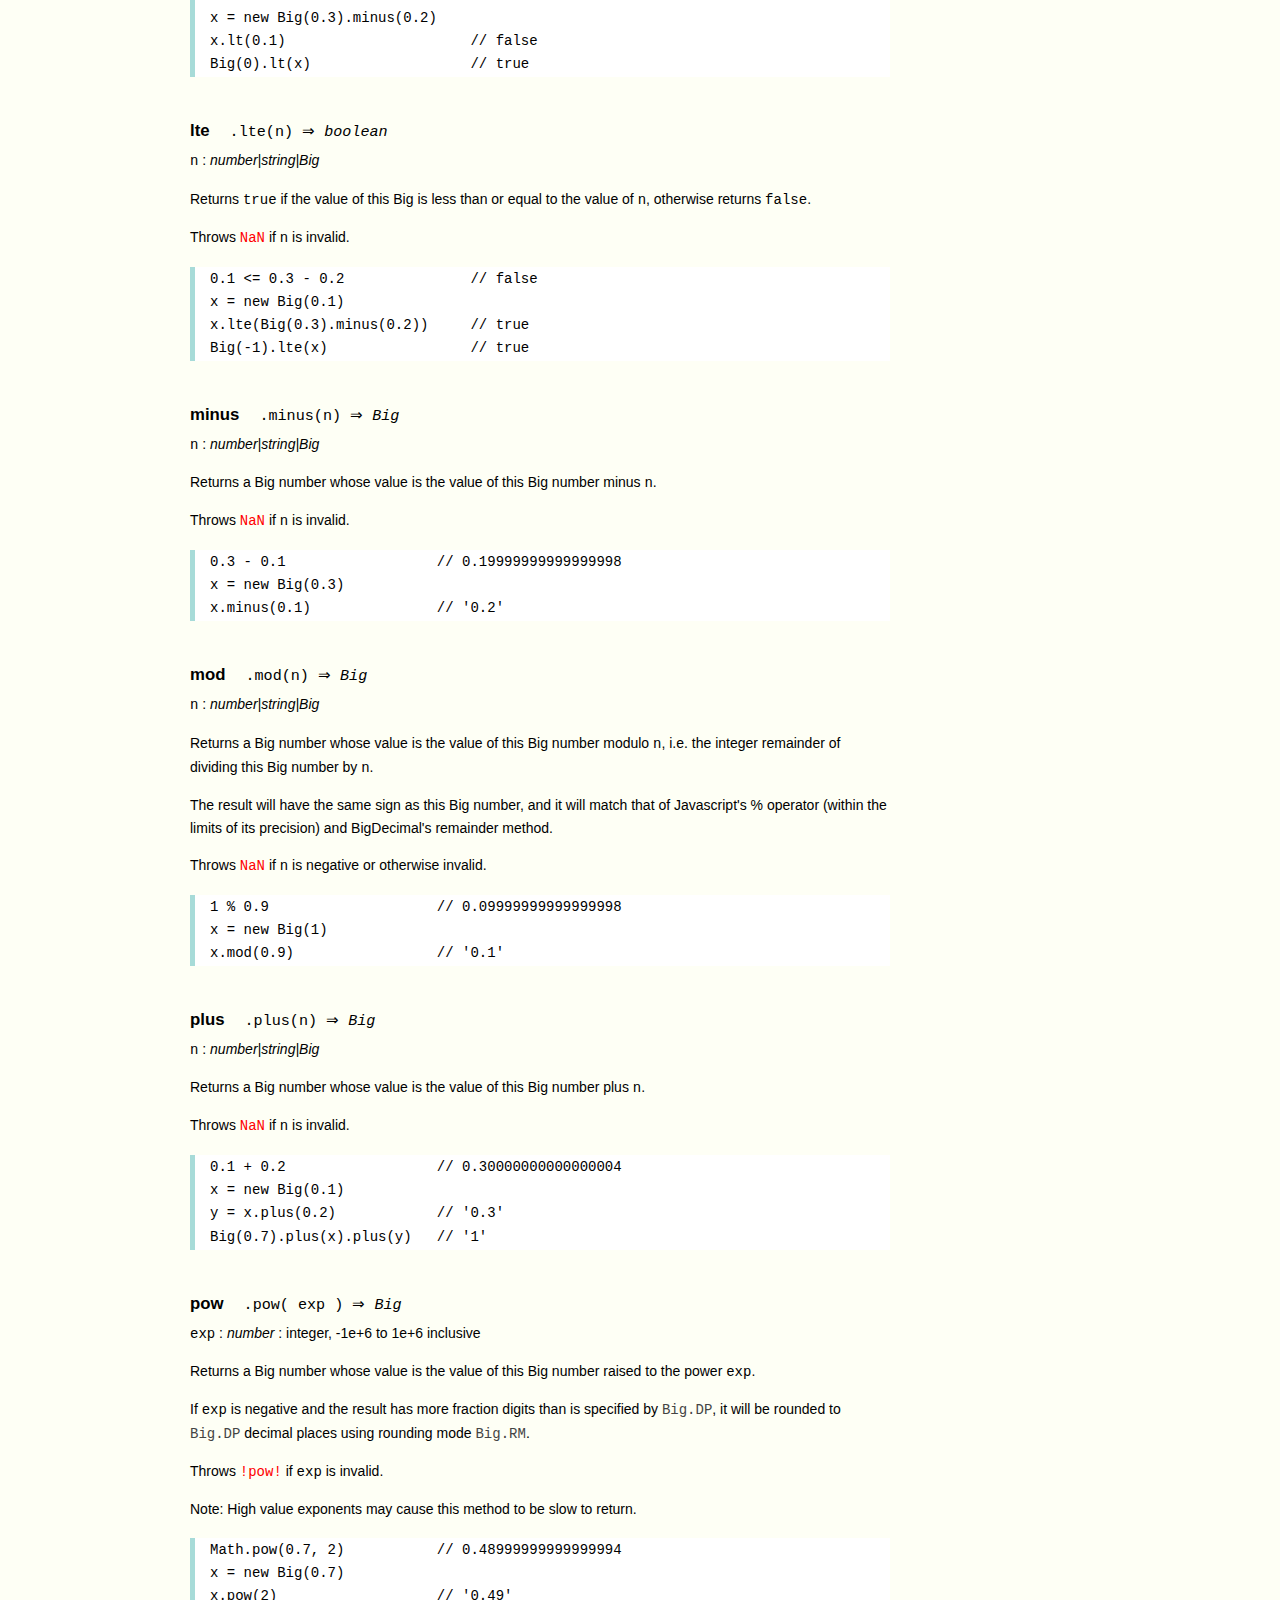
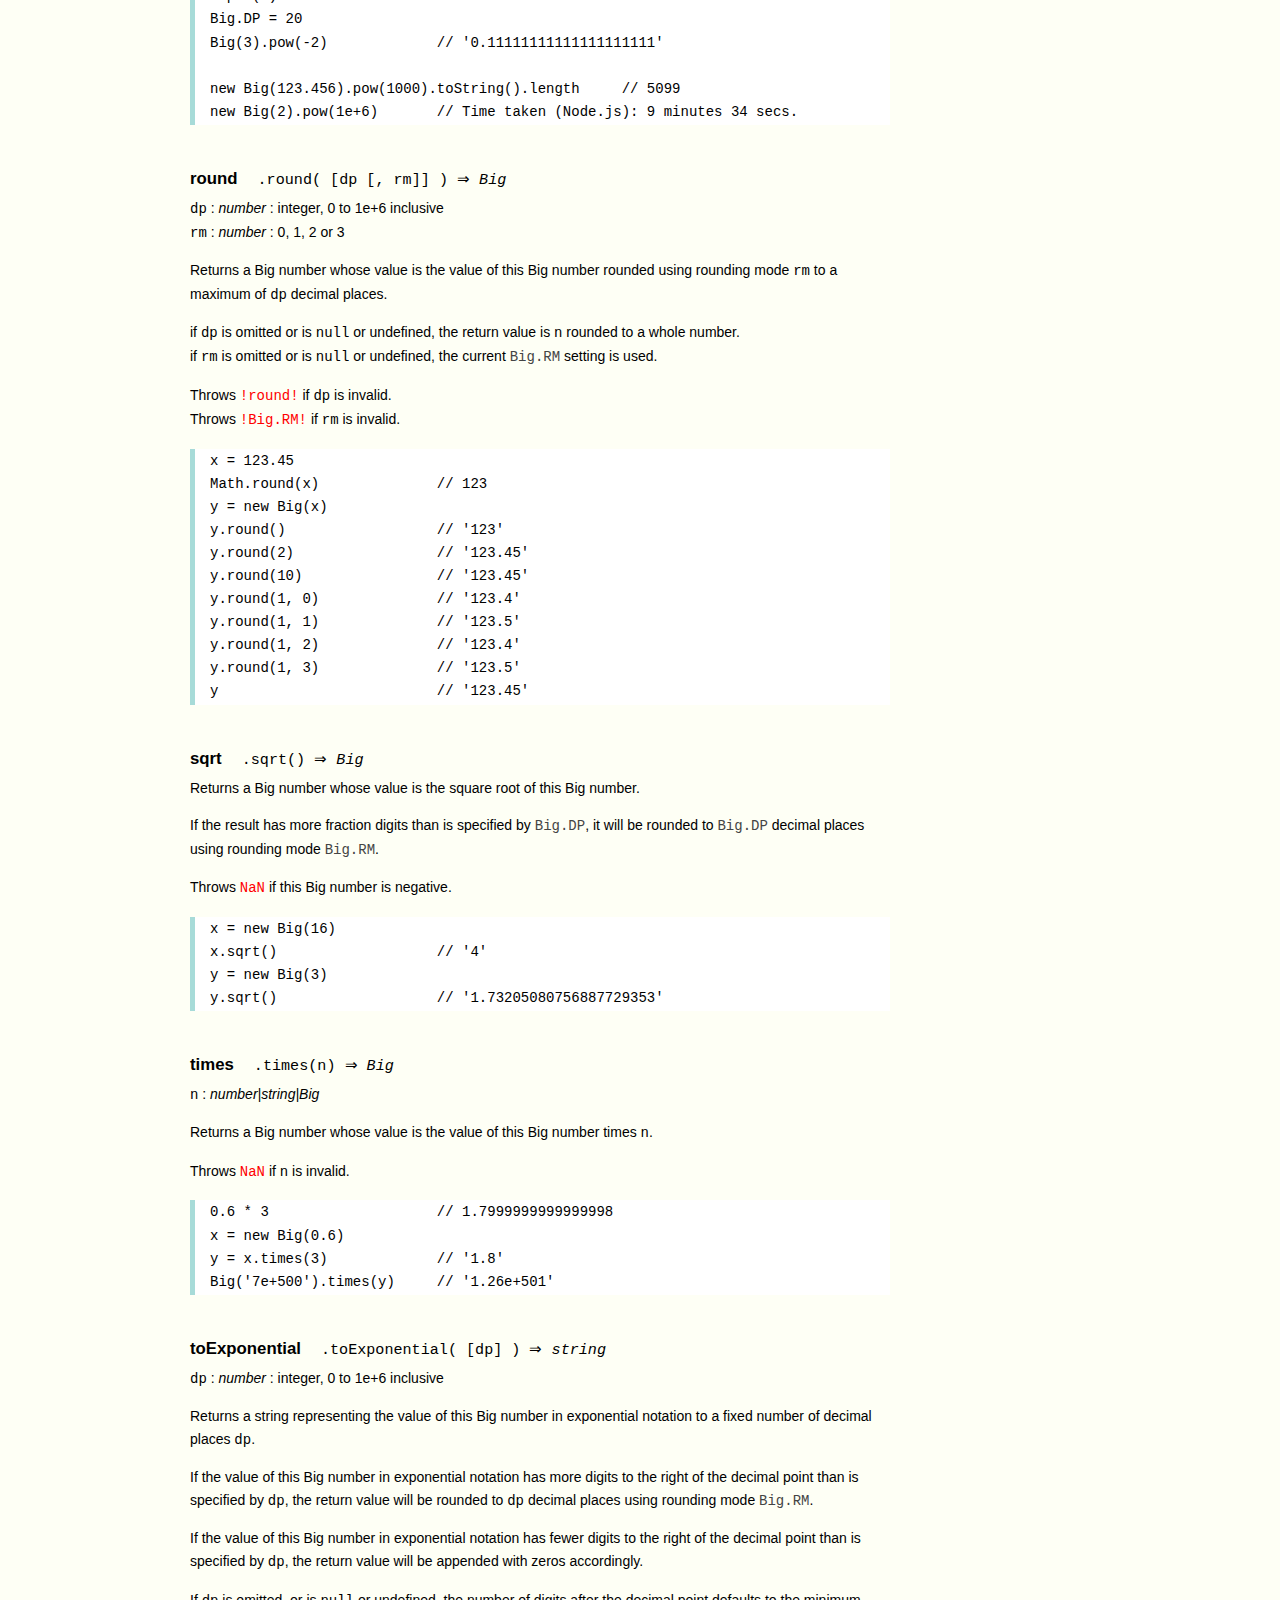
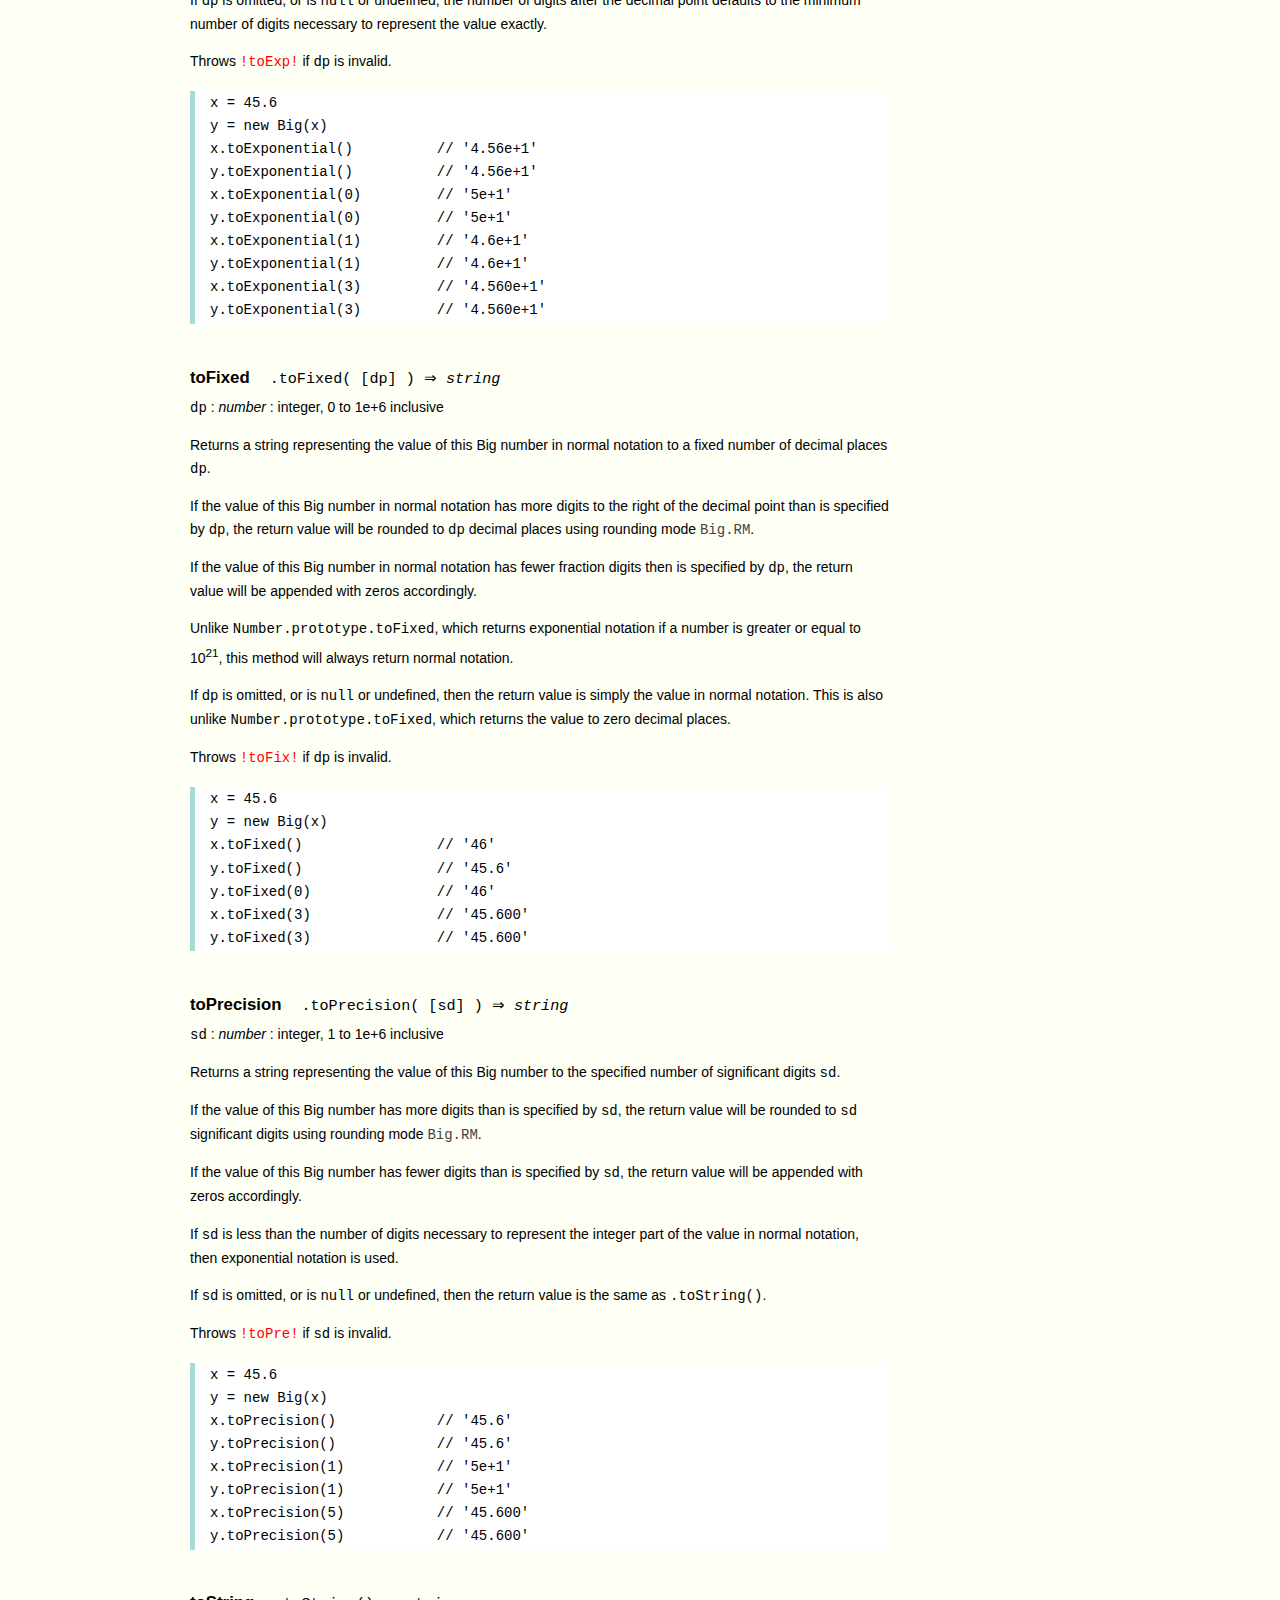
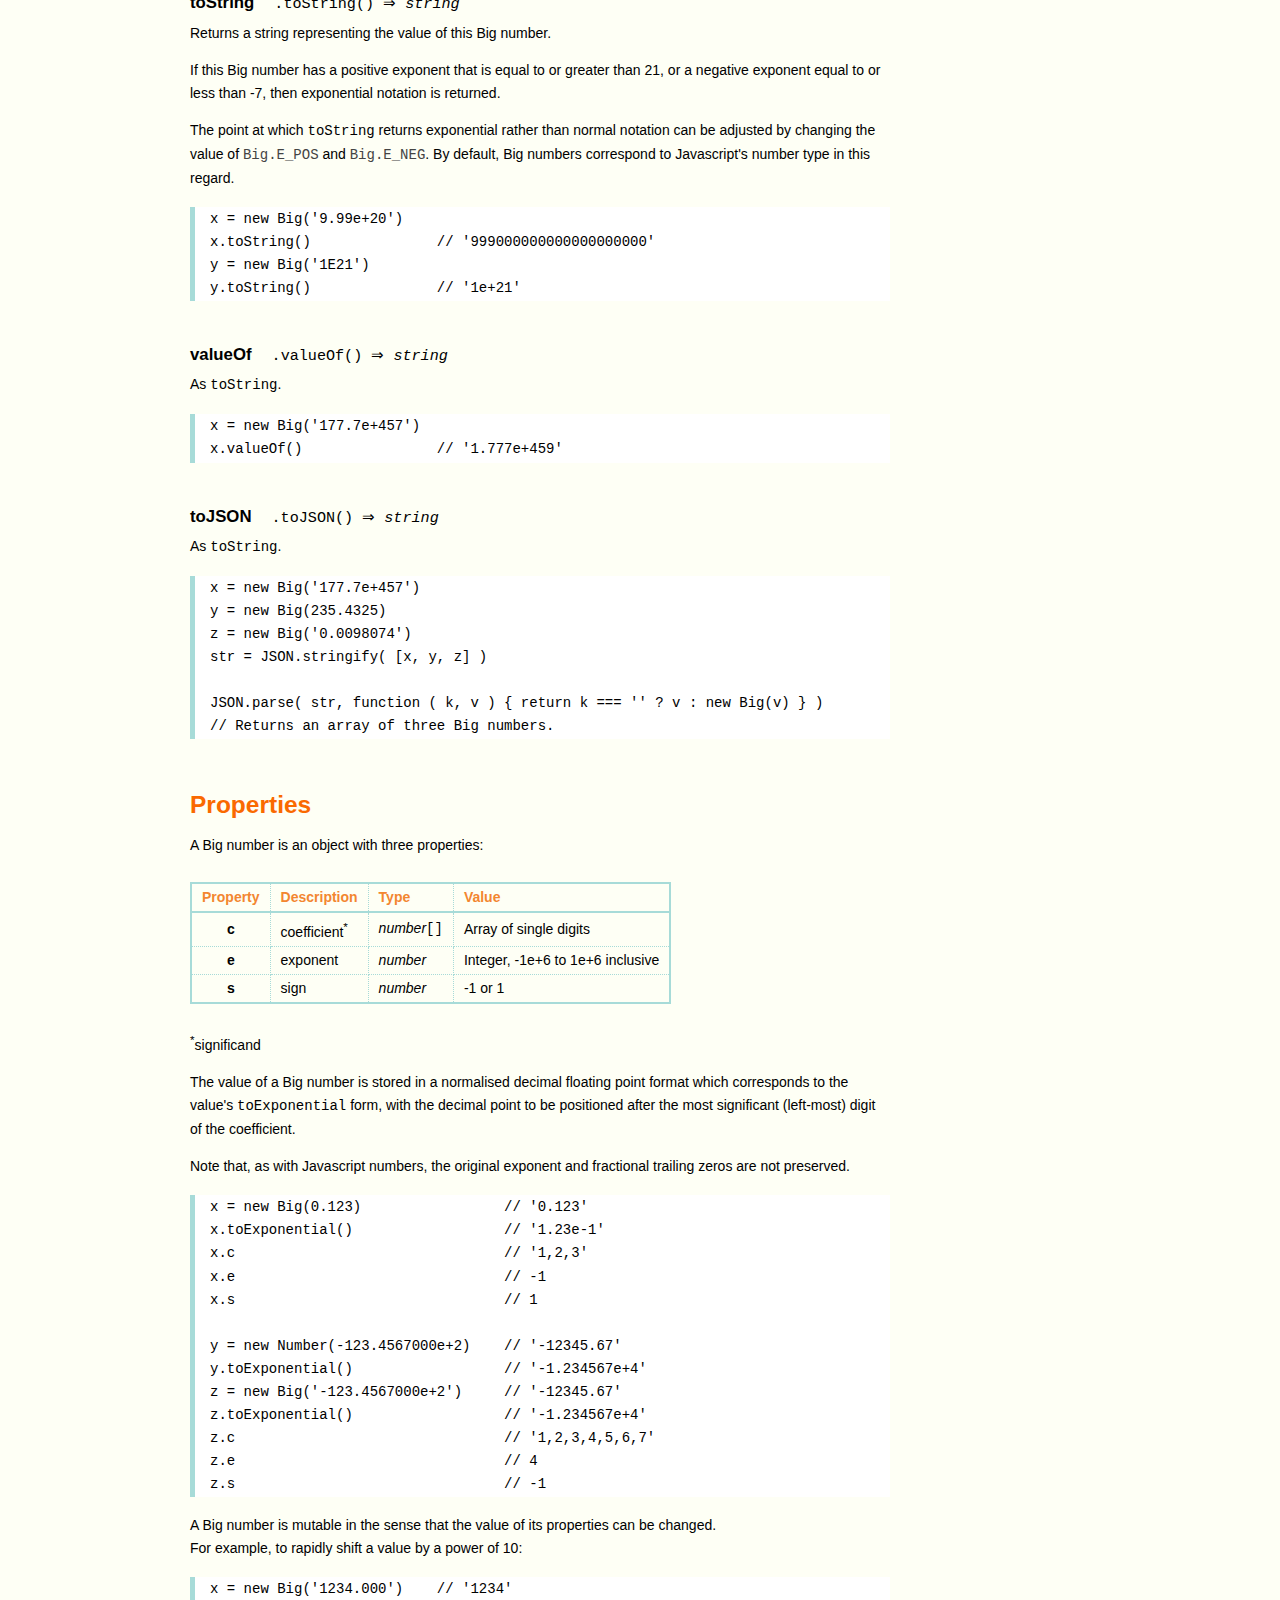
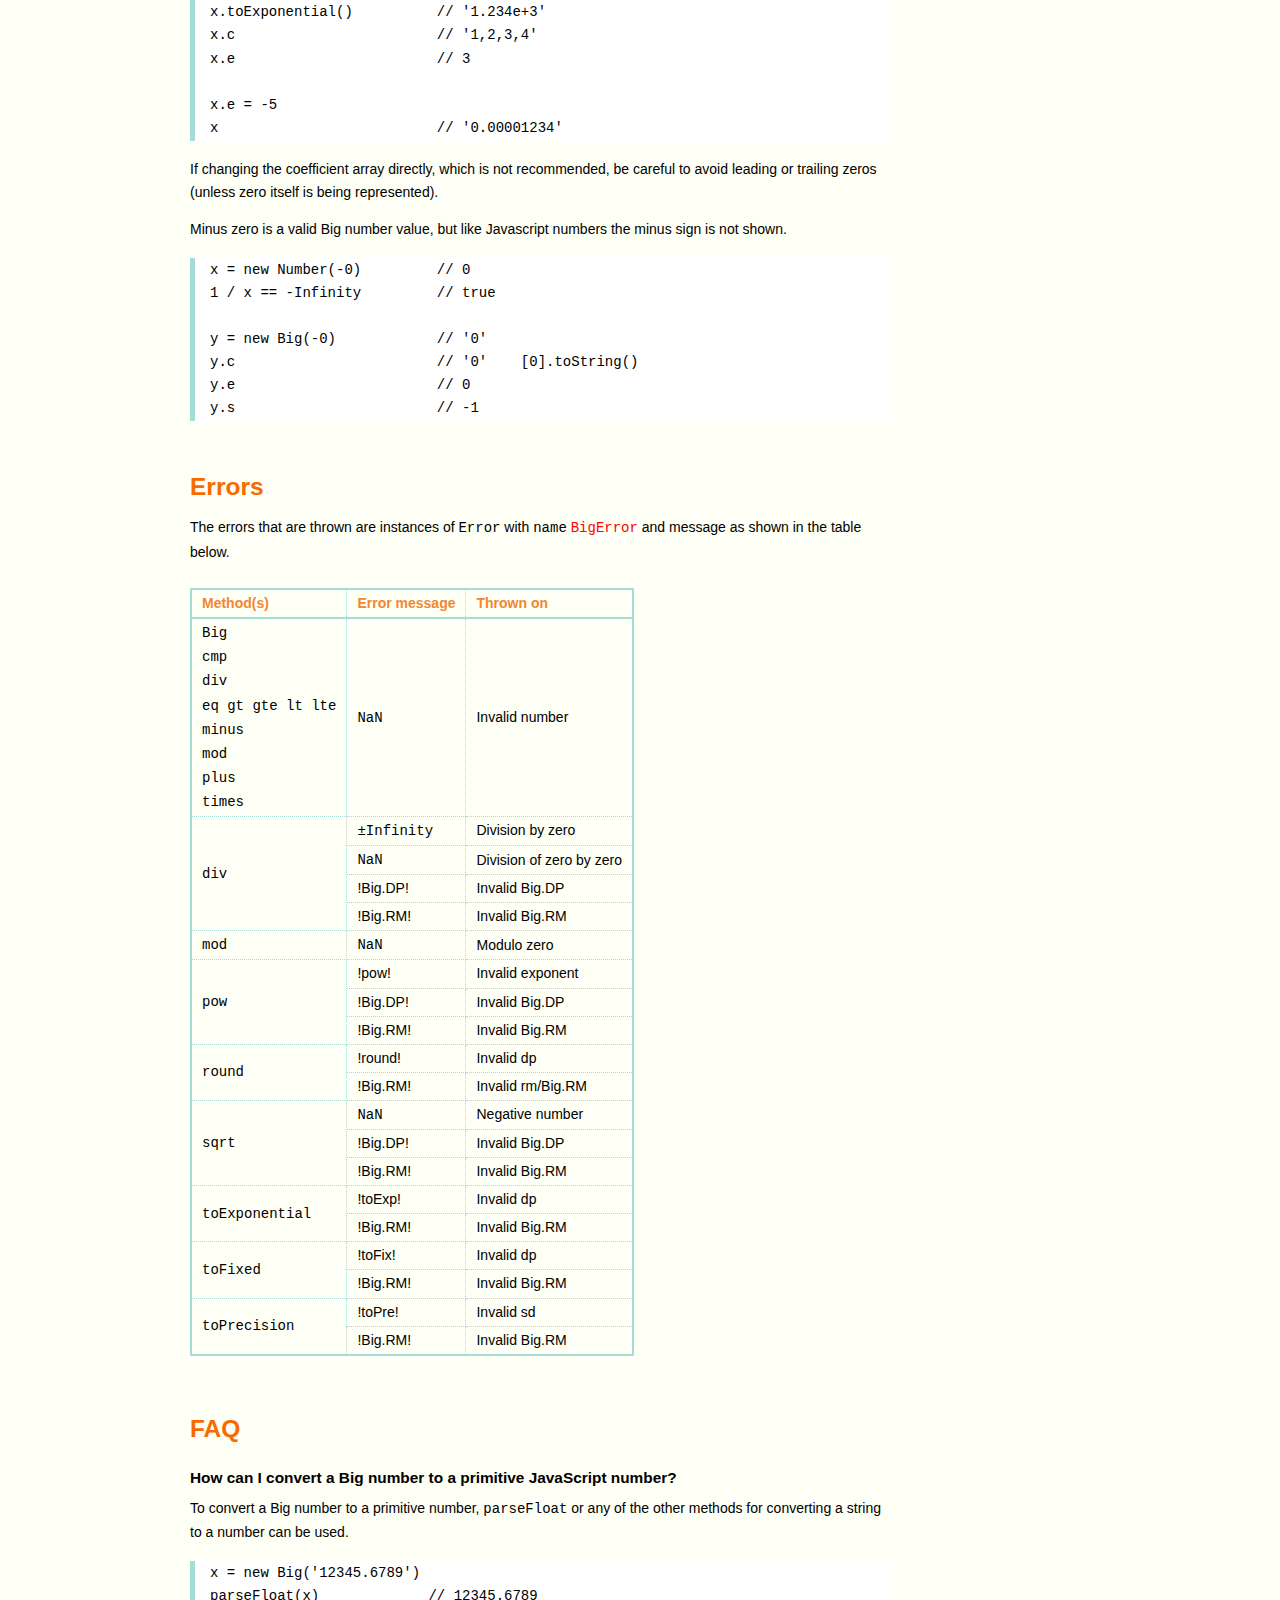
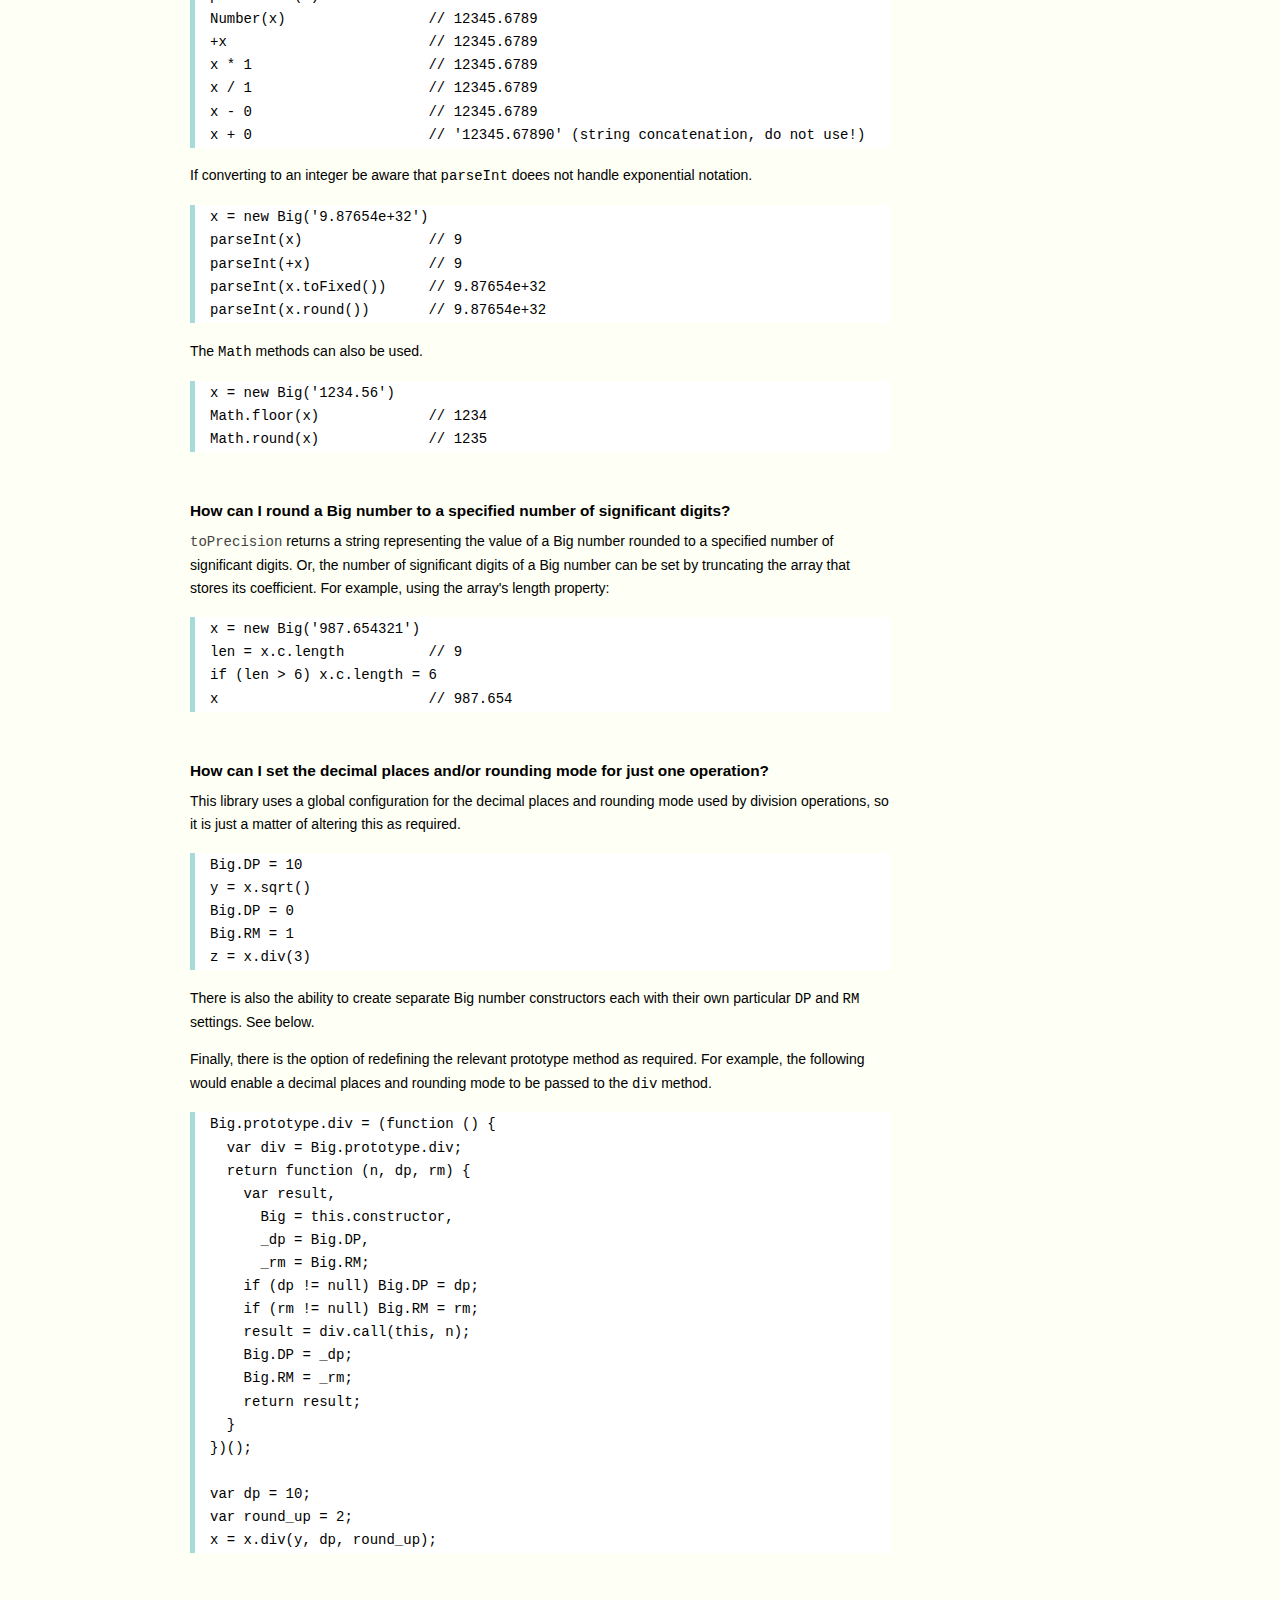
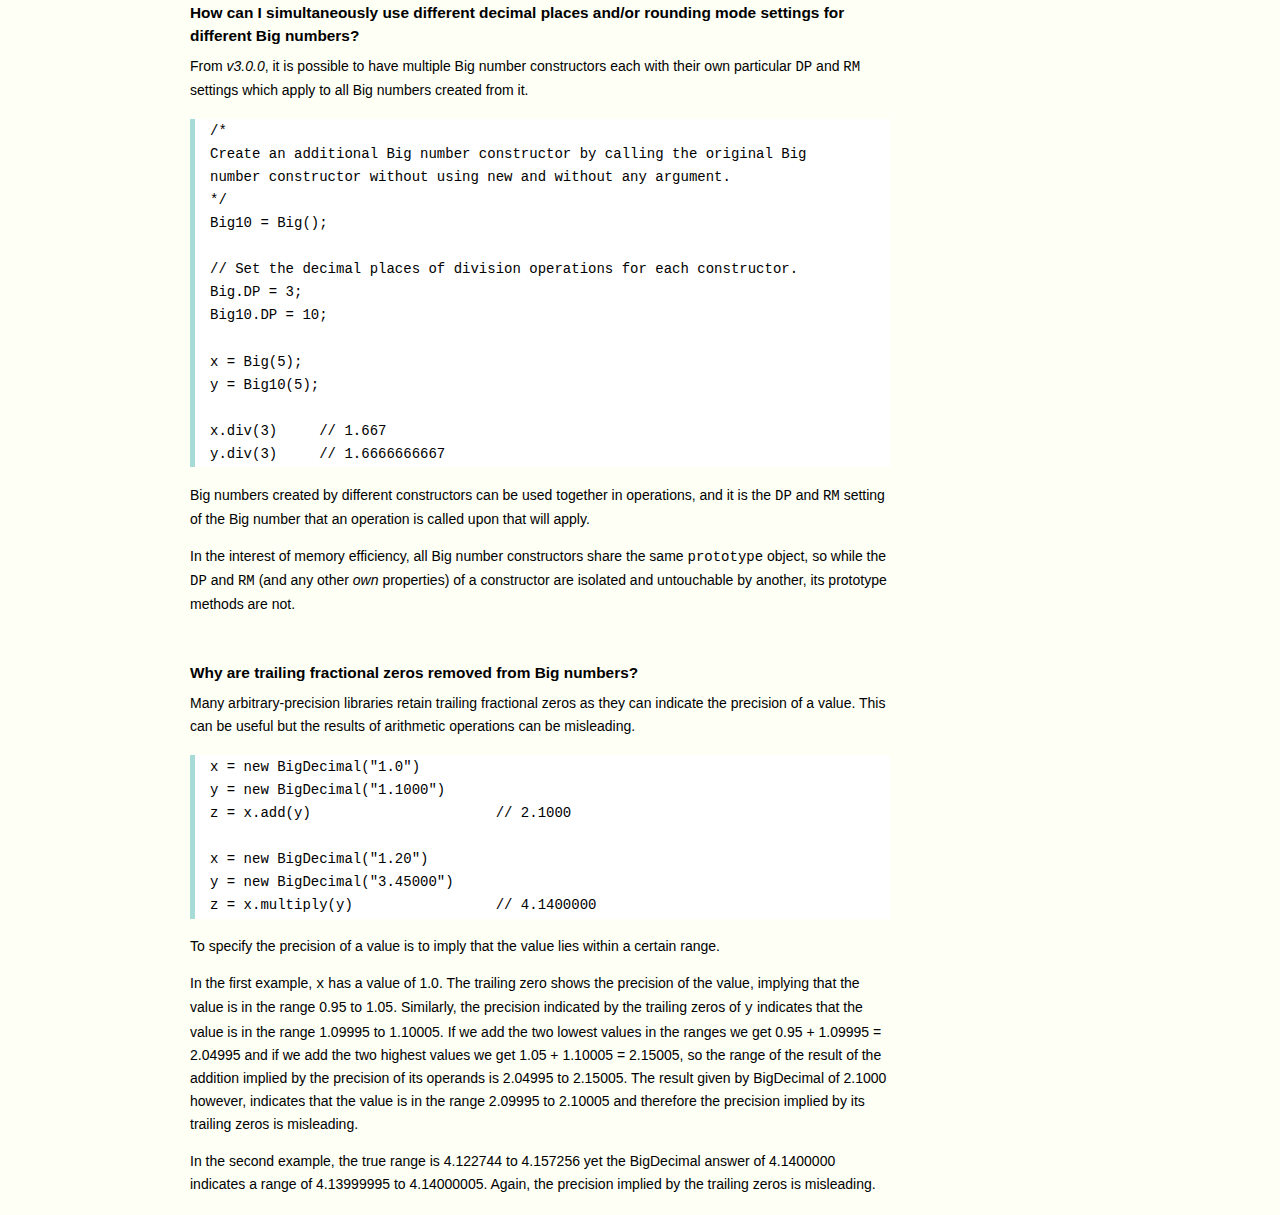
<file: js/big.js-master/docs/legacy/v3.1.x.html>
<!DOCTYPE HTML>
<html>
<head>
  <meta charset="utf-8">
  <meta name="Author" content="M Mclaughlin">
  <title>big.js API</title>
  <style>
html{font-family:sans-serif;font-size:100%}
body{font-family:"Helvetica Neue",Helvetica,Arial,sans-serif;font-size:14px;
  line-height:1.65em;background:#fefff5;color:#000;min-height:100%;margin:0}
.nav{background:#fff;position:fixed;top:0;bottom:0;left:0;width:130px;
  overflow-y:auto;padding:15px 0 30px 20px; border-right: 1px solid #69d2e7}
div.container{width:700px;margin:30px 0 50px 190px}
p{margin:0 0 1em;width:700px}
pre,ul{margin:1em 0}
h1,h2,h3,h4,h5{margin:0;padding:1.5em 0 0}
h1,h2{padding:.75em 0 1em}
h1{font-size:2.75em;color:#fa6900}
h2{font-size:2.25em;color:#fa6900}
h3{font-size:1.75em;color:#69d2e7}
h4{font-size:1.75em;color:#fa6900;padding-bottom:.75em}
h5{font-size:1.2em;padding-bottom:.3em}
h6{font-size:1.1em;margin:0;padding:0.5em 0}
dd dt{font-size:1.2em}
dt{padding-top:.5em}
dd{padding-top:.35em}
b{font-weight:700}
a,a:visited{color:#444;text-decoration:none}
a:active,a:hover{outline:0;color:#000}
a:hover{text-decoration:underline}
.nav a,.nav b,.nav a:visited{display:block;color:#fa6900;font-weight:700;
  margin-top:15px}
.nav b{color:#69d2e7;margin-top:20px;cursor:default;width:auto}
ul{list-style-type:none;padding:0 0 0 20px}
.nav ul{line-height:14px;padding-left:0;margin:5px 0 0}
.nav ul a,.nav ul a:visited{display:inline;color:#000;font-family:Verdana,
  Geneva,sans-serif;font-size:11px;font-weight:400;margin:0}
.inset,ul.inset{margin-left:20px}
code.inset{font-size:.9em}
.nav li{cursor:pointer;width:auto;margin:0 0 3px}
span.alias{font-style:italic;margin-left:20px}
table{border-collapse:collapse;border-spacing:0;border:2px solid #a7dbd8;
  margin:1.75em 0;padding:0}
td,th{text-align:left;margin:0;padding:2px 10px;border:1px dotted #a7dbd8}
th{border-top:2px solid #a7dbd8;border-bottom:2px solid #a7dbd8;color:#f38630}
pre{background:#fff;white-space:pre-wrap;word-wrap:break-word;
  border-left:5px solid #a7dbd8;padding:1px 0 1px 15px;margin:1.2em 0}
code,pre{font-family:Monaco,Consolas,"Lucida Console",monospace;
  font-weight:400}
.end{margin-bottom:25px}
.nav-title{color:#fa6900}
.centre{text-align:center}
.error{color:#f00}
  </style>
</head>
<body>

  <div class="nav">

    <a class='nav-title' href="#">big.js</a>

    <b> CONSTRUCTOR </b>
    <ul>
      <li><a href="#big">Big</a></li>
    </ul>

    <a href="#constructor-properties">Properties</a>
    <ul>
      <li><a href="#dp"  >DP</a></li>
      <li><a href="#rm"  >RM</a></li>
      <li><a href="#eneg">E_NEG</a></li>
      <li><a href="#epos">E_POS</a></li>
    </ul>

    <b> INSTANCE </b>

    <a href="#prototype-methods">Methods</a>
    <ul>
      <li><a href="#abs"    >abs</a></li>
      <li><a href="#cmp"    >cmp</a></li>
      <li><a href="#div"    >div</a></li>
      <li><a href="#eq"     >eq</a></li>
      <li><a href="#gt"     >gt</a></li>
      <li><a href="#gte"    >gte</a></li>
      <li><a href="#lt"     >lt</a></li>
      <li><a href="#lte"    >lte</a></li>
      <li><a href="#minus"  >minus</a></li>
      <li><a href="#mod"    >mod</a></li>
      <li><a href="#plus"   >plus</a></li>
      <li><a href="#pow"    >pow</a></li>
      <li><a href="#round"  >round</a></li>
      <li><a href="#sqrt"   >sqrt</a></li>
      <li><a href="#times"  >times</a></li>
      <li><a href="#toE"    >toExponential</a></li>
      <li><a href="#toF"    >toFixed</a></li>
      <li><a href="#toP"    >toPrecision</a></li>
      <li><a href="#toS"    >toString</a></li>
      <li><a href="#valueOf">valueOf</a></li>
      <li><a href="#toJSON" >toJSON</a></li>
    </ul>

    <a href="#instance-properties">Properties</a>
    <ul>
      <li><a href="#coefficient">c : coefficient</a></li>
      <li><a href="#exponent"   >e : exponent</a></li>
      <li><a href="#sign"       >s : sign</a></li>
    </ul>

    <a href="#Errors">Errors</a>

    <a class='end' href="#faq">FAQ</a>

  </div>

  <div class="container">

    <h1>big.js</h1>

    <p>
      A small, fast, easy-to-use library for arbitrary-precision decimal
      arithmetic.
    </p>

    <p><a href="https://github.com/MikeMcl/big.js/">Hosted on GitHub</a>.</p>
     <p>
      <i>
        The library is incorporated into this page, so it should be available in
        the console now.
      </i>
    </p>


    <h2>API</h2>

    <p>
      In all examples below, <code>var</code> and semicolons are not shown, and
      if a commented-out value is in quotes it means <code>toString</code> has
      been called on the preceding expression.
    </p>



    <h3>CONSTRUCTOR</h3>

    <h5 id="big">
      Big<code class='inset'>Big( value ) &rArr; <i>Big</i></code>
    </h5>
    <dl>
      <dt><code>value</code></dt>
      <dd>
        <i>number|string|Big</i>
      </dd>
      <dd>
        A decimal value.
      </dd>
      <dd>
        String values may be in exponential, as well as normal (non-exponential)
        notation.
      </dd>
      <dd>
        There is no limit to the number of digits of a <em>string</em> value
        (other than that of Javascript's maximum array size), but the largest
        recommended exponent magnitude is 1e+6.
      </dd>
      <dd>
        <code>Infinity</code>, <code>NaN</code> and hexadecimal literal
        strings, e.g. '0xff', are <u>not</u> valid.<br>
        String values in octal literal form will be interpreted as decimals,
        e.g. '011' is 11, not 9.
      </dd>
    </dl>
    <p>Returns a new instance of a Big number object.</p>
    <p>
      Throws <code class='error'>NaN</code> on an invalid <code>value</code>.
    </p>
    <pre>
x = new Big(9)                       // '9'
y = new Big(x)                       // '9'
Big(435.345)                         // 'new' is optional
new Big('5032485723458348569331745.33434346346912144534543')
new Big('4.321e+4')                  // '43210'
new Big('-735.0918e-430')            // '-7.350918e-428'</pre>



    <h4 id="constructor-properties">Properties</h4>

    <h5 id="dp">DP</h5>
    <p>
      <i>number</i> : integer, 0 to 1e+6 inclusive<br />
      Default value: <code>20</code>
    </p>
    <p>
      The <u>maximum</u> number of decimal places of the results of operations
      involving division.<br />
      It is relevant only to the <code>div</code> and <code>sqrt</code> methods,
      and the <code>pow</code> method when the exponent is negative.
    </p>
    <p>
      The value will be checked for validity when one of the above methods is
      called.<br /> <code class='error'>!Big.DP!</code> will be thrown if the
      value is found to be invalid.
    </p>
    <pre>Big.DP = 40</pre>



    <h5 id="rm">RM</h5>
    <p>
      <i>number</i> : 0, 1, 2 or 3<br />
      Default value: <code>1</code>
    </p>
    <p>
      The rounding mode used in the above operations and by
      <a href='#round'><code>round</code></a>,
      <a href='#toE'><code>toExponential</code></a>,
      <a href='#toF'><code>toFixed</code></a> and
      <a href='#toP'><code>toPrecision</code></a>.
    </p>
    <table>
      <tr>
        <th>Value</th>
        <th>Description</th>
        <th>BigDecimal equivalent</th>
      </tr>
      <tr>
        <td class='centre'>0</td>
        <td>
          Rounds towards zero.<br />
          I.e. truncate, no rounding.
        </td>
        <td id="round-down">ROUND_DOWN</td>
      </tr>
      <tr>
        <td class='centre'>1</td>
        <td>
          Rounds towards nearest neighbour.<br />
          If equidistant, rounds away from zero.
        </td>
        <td id="round-half-up">ROUND_HALF_UP</td>
      </tr>
      <tr>
        <td class='centre'>2</td>
        <td>
          Rounds towards nearest neighbour.<br />
          If equidistant, rounds towards even neighbour.
        </td>
        <td id="round-half-even">ROUND_HALF_EVEN</td>
      </tr>
      <tr>
        <td class='centre'>3</td>
        <td>Rounds away from zero.</td>
        <td id="round-up">ROUND_UP</td>
      </tr>
    </table>
    <p>
      The value will be checked for validity when one of the above methods is
      called.<br /> <code class='error'>!Big.RM!</code> will be thrown if the
      value is found to be invalid.
    </p>
    <pre>Big.RM = 0</pre>



    <h5 id="eneg">E_NEG</h5>
    <p>
      <i>number</i> : integer, -1e+6 to 0 inclusive<br />
      Default value: <code>-7</code>
    </p>
    <p>
      The negative exponent value at and below which
      <a href='#toS'><code>toString</code></a> returns exponential notation.
    </p>
    <pre>
Big.E_NEG = -7
x = new Big(0.00000123)            // '0.00000123'       e is -6
x = new Big(0.000000123)           // '1.23e-7'</pre>
    <p>
      JavaScript numbers use exponential notation for negative exponents of
      <code>-7</code> and below.
    </p>
    <p>
      Regardless of the value of <code>Big.E_NEG</code>, the
      <a href='#toF'><code>toFixed</code></a> method will always return a value
      in normal notation and the <a href='#toE'><code>toExponential</code></a>
      method will always return a value in exponential form.
    </p>



    <h5 id="epos">E_POS</h5>
    <p>
      <i>number</i> : integer, 0 to 1e+6 inclusive<br />
      Default value: <code>21</code>
    </p>
    <p>
      The positive exponent value at and above which
      <a href='#toS'><code>toString</code></a> returns exponential notation.
    </p>
    <pre>
Big.E_POS = 2
x = new Big(12.3)                  // '12.3'        e is 1
x = new Big(123)                   // '1.23e+2'</pre>
    <p>
      JavaScript numbers use exponential notation for positive exponents of
      <code>21</code> and above.
    </p>
    <p>
      Regardless of the value of <code>Big.E_POS</code>, the
      <a href='#toF'><code>toFixed</code></a> method will always return a value
      in normal notation and the <a href='#toE'><code>toExponential</code></a>
      method will always return a value in exponential form.
    </p>



    <h3>INSTANCE</h3>

    <h4 id="prototype-methods">Methods</h4>
    <p>
      The methods inherited by a Big number instance from its constructor's
      prototype object.
    </p>
    <p>
      A Big number is immutable in the sense that it is not changed by its
      methods.
    </p>



    <h5 id="abs">abs<code class='inset'>.abs() &rArr; <i>Big</i></code></h5>
    <p>
      Returns a Big number whose value is the absolute value, i.e. the
      magnitude, of this Big number.
    </p>
    <pre>
x = new Big(-0.8)
x.abs()                     // '0.8'</pre>



    <h5 id="cmp">
      cmp<code class='inset'>.cmp( n ) &rArr; <i>number</i></code>
    </h5>
    <p><code>n</code> : <i>number|string|Big</i><br /></p>
    <table>
      <tr>
        <th>Returns</th>
        <th colspan=2>&nbsp;</th>
      </tr>
      <tr>
        <td class='centre'>1</td>
        <td>
          If the value of this Big number is greater than the value of
          <code>n</code>
        </td>
      </tr>
      <tr>
        <td class='centre'>-1</td>
        <td>
          If the value of this Big number is less than the value of
          <code>n</code>
        </td>
      </tr>
      <tr>
        <td class='centre'>0</td>
        <td>If this Big number and <code>n</code> have the same value</td>
      </tr>
    </table>
    <p>Throws <code class='error'>NaN</code> if <code>n</code> is invalid.</p>
    <pre>
x = new Big(6)
y = new Big(5)
x.cmp(y)                   // 1
y.cmp(x.minus(1))          // 0</pre>



    <h5 id="div">div<code class='inset'>.div(n) &rArr; <i>Big</i></code></h5>
    <p><code>n</code> : <i>number|string|Big</i><br /></p>
    <p>
      Returns a Big number whose value is the value of this Big number divided
      by <code>n</code>.
    </p>
    <p>
      If the result has more fraction digits than is specified by
      <a href='#dp'><code>Big.DP</code></a>, it will be rounded to
      <a href='#dp'><code>Big.DP</code></a> decimal places using rounding mode
      <a href='#rm'><code>Big.RM</code></a>.
    </p>
    <p>
      Throws <code class='error'>NaN</code> if <code>n</code> is invalid.<br />
      Throws <code class='error'>&plusmn;Infinity</code> on division by zero.<br />
      Throws <code class='error'>NaN</code> on division of zero by zero.
    </p>
    <pre>
x = new Big(355)
y = new Big(113)
x.div(y)                   // '3.14159292035398230088'
Big.DP = 2
x.div(y)                   // '3.14'
x.div(5)                   // '71'</pre>






    <h5 id="eq">eq<code class='inset'>.eq(n) &rArr; <i>boolean</i></code></h5>
    <p><code>n</code> : <i>number|string|Big</i></p>
    <p>
      Returns <code>true</code> if the value of this Big equals the value
      of <code>n</code>, otherwise returns <code>false</code>.
    </p>
    <p>Throws <code class='error'>NaN</code> if <code>n</code> is invalid.</p>
    <pre>
0 === 1e-324               // true
x = new Big(0)
x.eq('1e-324')             // false
Big(-0).eq(x)              // true  ( -0 === 0 )</pre>



    <h5 id="gt">
      gt<code class='inset'>.gt(n) &rArr; <i>boolean</i></code>
    </h5>
    <p><code>n</code> : <i>number|string|Big</i></p>
    <p>
      Returns <code>true</code> if the value of this Big is greater than
      the value of <code>n</code>, otherwise returns <code>false</code>.
    </p>
    <p>Throws <code class='error'>NaN</code> if <code>n</code> is invalid.</p>
    <pre>
0.1 &gt; 0.3 - 0.2              // true
x = new Big(0.1)
x.gt(Big(0.3).minus(0.2))    // false
Big(0).gt(x)                 // false</pre>



    <h5 id="gte">
      gte<code class='inset'>.gte(n) &rArr; <i>boolean</i></code>
    </h5>
    <p><code>n</code> : <i>number|string|Big</i></p>
    <p>
      Returns <code>true</code> if the value of this Big is greater than
      or equal to the value of <code>n</code>, otherwise returns
      <code>false</code>.
    </p>
    <p>Throws <code class='error'>NaN</code> if <code>n</code> is invalid.</p>
    <pre>
0.3 - 0.2 &gt;= 0.1               // false
x = new Big(0.3).minus(0.2)
x.gte(0.1)                     // true
Big(1).gte(x)                  // true</pre>



    <h5 id="lt">
      lt<code class='inset'>.lt(n) &rArr; <i>boolean</i></code>
    </h5>
    <p><code>n</code> : <i>number|string|Big</i></p>
    <p>
      Returns <code>true</code> if the value of this Big is less than the
      value of <code>n</code>, otherwise returns <code>false</code>.
    </p>
    <p>Throws <code class='error'>NaN</code> if <code>n</code> is invalid.</p>
    <pre>
0.3 - 0.2 &lt; 0.1                // true
x = new Big(0.3).minus(0.2)
x.lt(0.1)                      // false
Big(0).lt(x)                   // true</pre>



    <h5 id="lte">
      lte<code class='inset'>.lte(n) &rArr; <i>boolean</i></code>
    </h5>
    <p><code>n</code> : <i>number|string|Big</i></p>
    <p>
      Returns <code>true</code> if the value of this Big is less than or
      equal to the value of <code>n</code>, otherwise returns
      <code>false</code>.
    </p>
    <p>Throws <code class='error'>NaN</code> if <code>n</code> is invalid.</p>
    <pre>
0.1 &lt;= 0.3 - 0.2               // false
x = new Big(0.1)
x.lte(Big(0.3).minus(0.2))     // true
Big(-1).lte(x)                 // true</pre>



    <h5 id="minus">
      minus<code class='inset'>.minus(n) &rArr; <i>Big</i></code>
    </h5>
    <p><code>n</code> : <i>number|string|Big</i></p>
    <p>
      Returns a Big number whose value is the value of this Big number minus
      <code>n</code>.
    </p>
    <p>Throws <code class='error'>NaN</code> if <code>n</code> is invalid.</p>
    <pre>
0.3 - 0.1                  // 0.19999999999999998
x = new Big(0.3)
x.minus(0.1)               // '0.2'</pre>



    <h5 id="mod">mod<code class='inset'>.mod(n) &rArr; <i>Big</i></code></h5>
    <p><code>n</code> : <i>number|string|Big</i></p>
    <p>
      Returns a Big number whose value is the value of this Big number modulo
      <code>n</code>, i.e. the integer remainder of dividing this Big number by
      <code>n</code>.
    </p>
    <p>
      The result will have the same sign as this Big number, and it will match
      that of Javascript's % operator (within the limits of its precision) and
      BigDecimal's remainder method.
    </p>
     <p>
       Throws <code class='error'>NaN</code> if <code>n</code> is negative or
       otherwise invalid.
     </p>
    <pre>
1 % 0.9                    // 0.09999999999999998
x = new Big(1)
x.mod(0.9)                 // '0.1'</pre>



    <h5 id="plus">
      plus<code class='inset'>.plus(n) &rArr; <i>Big</i></code>
    </h5>
    <p><code>n</code> : <i>number|string|Big</i></p>
    <p>
      Returns a Big number whose value is the value of this Big number plus
      <code>n</code>.
    </p>
    <p>Throws <code class='error'>NaN</code> if <code>n</code> is invalid.</p>
    <pre>
0.1 + 0.2                  // 0.30000000000000004
x = new Big(0.1)
y = x.plus(0.2)            // '0.3'
Big(0.7).plus(x).plus(y)   // '1'</pre>



     <h5 id="pow">pow<code class='inset'>.pow( exp ) &rArr; <i>Big</i></code>
    </h5>
    <p>
      <code>exp</code> : <i>number</i> : integer, -1e+6 to 1e+6 inclusive
    </p>
    <p>
      Returns a Big number whose value is the value of this Big number raised to
      the power <code>exp</code>.
    </p>
    <p>
      If <code>exp</code> is negative and the result has more fraction digits
      than is specified by <a href='#dp'><code>Big.DP</code></a>, it will be
      rounded to <a href='#dp'><code>Big.DP</code></a> decimal places using
      rounding mode <a href='#rm'><code>Big.RM</code></a>.
    </p>
    <p>
      Throws <code class='error'>!pow!</code> if <code>exp</code> is invalid.
    </p>
    <p>
      Note: High value exponents may cause this method to be slow to return.
    </p>
    <pre>
Math.pow(0.7, 2)           // 0.48999999999999994
x = new Big(0.7)
x.pow(2)                   // '0.49'
Big.DP = 20
Big(3).pow(-2)             // '0.11111111111111111111'

new Big(123.456).pow(1000).toString().length     // 5099
new Big(2).pow(1e+6)       // Time taken (Node.js): 9 minutes 34 secs.</pre>



    <h5 id="round">
      round<code class='inset'>.round( [dp [, rm]] )
      &rArr; <i>Big</i></code>
    </h5>
    <p>
      <code>dp</code> : <i>number</i> : integer, 0 to 1e+6 inclusive
      <br />
      <code>rm</code> : <i>number</i> : 0, 1, 2 or 3
    </p>
    <p>
      Returns a Big number whose value is the value of this Big number rounded
      using rounding mode <code>rm</code> to a maximum of <code>dp</code>
      decimal places.
    </p>
    <p>
      if <code>dp</code> is omitted or is <code>null</code> or undefined, the
      return value is <code>n</code> rounded to a whole number.<br />
      if <code>rm</code> is omitted or is <code>null</code> or
      undefined, the current <a href='#rm'><code>Big.RM</code></a> setting is
      used.
    </p>
    <p>
      Throws <code class='error'>!round!</code> if <code>dp</code> is invalid.
      <br />
      Throws <code class='error'>!Big.RM!</code> if <code>rm</code> is invalid.
    </p>
    <pre>
x = 123.45
Math.round(x)              // 123
y = new Big(x)
y.round()                  // '123'
y.round(2)                 // '123.45'
y.round(10)                // '123.45'
y.round(1, 0)              // '123.4'
y.round(1, 1)              // '123.5'
y.round(1, 2)              // '123.4'
y.round(1, 3)              // '123.5'
y                          // '123.45'</pre>



    <h5 id="sqrt">sqrt<code class='inset'>.sqrt() &rArr; <i>Big</i></code></h5>
    <p>
      Returns a Big number whose value is the square root of this Big number.
    </p>
    <p>
      If the result has more fraction digits than is specified by
      <a href='#dp'><code>Big.DP</code></a>, it will be rounded to
      <a href='#dp'><code>Big.DP</code></a> decimal places using rounding mode
      <a href='#rm'><code>Big.RM</code></a>.
    </p>
    <p>Throws <code class='error'>NaN</code> if this Big number is negative.</p>
    <pre>
x = new Big(16)
x.sqrt()                   // '4'
y = new Big(3)
y.sqrt()                   // '1.73205080756887729353'</pre>



    <h5 id="times">
      times<code class='inset'>.times(n) &rArr; <i>Big</i></code>
    </h5>
    <p><code>n</code> : <i>number|string|Big</i><br /></p>
    <p>
      Returns a Big number whose value is the value of this Big number times
      <code>n</code>.
    </p>
    <p>Throws <code class='error'>NaN</code> if <code>n</code> is invalid.</p>
    <pre>
0.6 * 3                    // 1.7999999999999998
x = new Big(0.6)
y = x.times(3)             // '1.8'
Big('7e+500').times(y)     // '1.26e+501'</pre>



    <h5 id="toE">
      toExponential<code class='inset'>.toExponential( [dp] ) &rArr;
      <i>string</i></code>
    </h5>
    <p><code>dp</code> : <i>number</i> : integer, 0 to 1e+6 inclusive</p>
    <p>
      Returns a string representing the value of this Big number in exponential
      notation to a fixed number of decimal places <code>dp</code>.
    </p>
    <p>
      If the value of this Big number in exponential notation has more digits to
      the right of the decimal point than is specified by <code>dp</code>, the
      return value will be rounded to <code>dp</code> decimal places using
      rounding mode <a href='#rm'><code>Big.RM</code></a>.
    </p>
    <p>
      If the value of this Big number in exponential notation has fewer digits
      to the right of the decimal point than is specified by <code>dp</code>,
      the return value will be appended with zeros accordingly.
    </p>
    <p>
      If <code>dp</code> is omitted, or is <code>null</code> or undefined, the
      number of digits after the decimal point defaults to the minimum number of
      digits necessary to represent the value exactly.
    </p>
    <p>
      Throws <code class='error'>!toExp!</code> if <code>dp</code> is invalid.
    </p>
    <pre>
x = 45.6
y = new Big(x)
x.toExponential()          // '4.56e+1'
y.toExponential()          // '4.56e+1'
x.toExponential(0)         // '5e+1'
y.toExponential(0)         // '5e+1'
x.toExponential(1)         // '4.6e+1'
y.toExponential(1)         // '4.6e+1'
x.toExponential(3)         // '4.560e+1'
y.toExponential(3)         // '4.560e+1'</pre>



    <h5 id="toF">
      toFixed<code class='inset'>.toFixed( [dp] ) &rArr;
      <i>string</i></code>
    </h5>
    <p>
      <code>dp</code> : <i>number</i> : integer, 0 to 1e+6 inclusive
    </p>
    <p>
      Returns a string representing the value of this Big number in normal
      notation to a fixed number of decimal places <code>dp</code>.
    </p>
    <p>
      If the value of this Big number in normal notation has more digits to the
      right of the decimal point than is specified by <code>dp</code>, the
      return value will be rounded to <code>dp</code> decimal places using
      rounding mode <a href='#rm'><code>Big.RM</code></a>.
    </p>
    <p>
      If the value of this Big number in normal notation has fewer fraction
      digits then is specified by <code>dp</code>, the return value will be
      appended with zeros accordingly.
    </p>
    <p>
      Unlike <code>Number.prototype.toFixed</code>, which returns
      exponential notation if a number is greater or equal to 10<sup>21</sup>,
      this method will always return normal notation.
    </p>
    <p>
      If <code>dp</code> is omitted, or is <code>null</code> or
      undefined, then the return value is simply the value in normal notation.
      This is  also unlike <code>Number.prototype.toFixed</code>, which returns
      the value to zero decimal places.
    </p>
    <p>
      Throws <code class='error'>!toFix!</code> if <code>dp</code> is invalid.
    </p>
    <pre>
x = 45.6
y = new Big(x)
x.toFixed()                // '46'
y.toFixed()                // '45.6'
y.toFixed(0)               // '46'
x.toFixed(3)               // '45.600'
y.toFixed(3)               // '45.600'</pre>



    <h5 id="toP">
      toPrecision<code class='inset'>.toPrecision( [sd] ) &rArr;
      <i>string</i></code>
    </h5>
    <p><code>sd</code> : <i>number</i> : integer, 1 to 1e+6 inclusive</p>
    <p>
      Returns a string representing the value of this Big number to the
      specified number of significant digits <code>sd</code>.
    </p>
    <p>
      If the value of this Big number has more digits than is specified by
      <code>sd</code>, the return value will be rounded to <code>sd</code>
      significant digits using rounding mode
      <a href='#rm'><code>Big.RM</code></a>.
    </p>
    <p>
      If the value of this Big number has fewer digits than is specified by
      <code>sd</code>, the return value will be appended with zeros accordingly.
    </p>
    <p>
      If <code>sd</code> is less than the number of digits necessary to
      represent the integer part of the value in normal notation, then
      exponential notation is used.
    </p>
    <p>
      If <code>sd</code> is omitted, or is <code>null</code> or undefined, then
      the return value is the same as <code>.toString()</code>.
    </p>
    <p>
      Throws <code class='error'>!toPre!</code> if <code>sd</code> is invalid.
    </p>
    <pre>
x = 45.6
y = new Big(x)
x.toPrecision()            // '45.6'
y.toPrecision()            // '45.6'
x.toPrecision(1)           // '5e+1'
y.toPrecision(1)           // '5e+1'
x.toPrecision(5)           // '45.600'
y.toPrecision(5)           // '45.600'</pre>



    <h5 id="toS">
      toString<code class='inset'>.toString() &rArr; <i>string</i></code>
    </h5>
    <p>
      Returns a string representing the value of this Big number.
    </p>
     <p>
      If this Big number has a positive exponent that is equal to or greater
      than 21, or a negative exponent equal to or less than -7, then exponential
      notation is returned.
    </p>
    <p>
      The point at which <code>toString</code> returns exponential rather than
      normal notation can be adjusted by changing the value of
      <a href='#epos'><code>Big.E_POS</code></a> and
      <a href='#eneg'><code>Big.E_NEG</code></a>. By default, Big numbers
      correspond to Javascript's number type in this regard.
    </p>
    <pre>
x = new Big('9.99e+20')
x.toString()               // '999000000000000000000'
y = new Big('1E21')
y.toString()               // '1e+21'
</pre>



    <h5 id="valueOf">
      valueOf<code class='inset'>.valueOf() &rArr; <i>string</i></code>
    </h5>
    <p>
      As <code>toString</code>.
    </p>
    <pre>
x = new Big('177.7e+457')
x.valueOf()                // '1.777e+459'</pre>



    <h5 id="toJSON">
      toJSON<code class='inset'>.toJSON() &rArr; <i>string</i></code>
    </h5>
    <p>
      As <code>toString</code>.
    </p>
    <pre>
x = new Big('177.7e+457')
y = new Big(235.4325)
z = new Big('0.0098074')
str = JSON.stringify( [x, y, z] )

JSON.parse( str, function ( k, v ) { return k === '' ? v : new Big(v) } )
// Returns an array of three Big numbers.</pre>



    <h4 id="instance-properties">Properties</h4>
    <p>
      A Big number is an object with three properties:
    </p>
    <table>
      <tr>
        <th>Property</th>
        <th>Description</th>
        <th>Type</th>
        <th>Value</th>
      </tr>
      <tr>
        <td class='centre' id='coefficient'><b>c</b></td>
        <td>coefficient<sup>*</sup></td>
        <td><i>number</i><code>[]</code></td>
        <td> Array of single digits</td>
      </tr>
      <tr>
        <td class='centre' id='exponent'><b>e</b></td>
        <td>exponent</td>
        <td><i>number</i></td>
        <td>Integer, -1e+6 to 1e+6 inclusive</td>
      </tr>
      <tr>
        <td class='centre' id='sign'><b>s</b></td>
        <td>sign</td>
        <td><i>number</i></td>
        <td>-1 or 1</td>
      </tr>
    </table>
    <p><sup>*</sup>significand</p>
    <p>
      The value of a Big number is stored in a normalised decimal floating point
      format which corresponds to the value's <code>toExponential</code> form,
      with the decimal point to be positioned after the most significant
      (left-most) digit of the coefficient.
    </p>
    <p>
      Note that, as with Javascript numbers, the original exponent and
      fractional trailing zeros are not preserved.
    </p>
    <pre>x = new Big(0.123)                 // '0.123'
x.toExponential()                  // '1.23e-1'
x.c                                // '1,2,3'
x.e                                // -1
x.s                                // 1

y = new Number(-123.4567000e+2)    // '-12345.67'
y.toExponential()                  // '-1.234567e+4'
z = new Big('-123.4567000e+2')     // '-12345.67'
z.toExponential()                  // '-1.234567e+4'
z.c                                // '1,2,3,4,5,6,7'
z.e                                // 4
z.s                                // -1</pre>


    <p>
      A Big number is mutable in the sense that the value of its properties can
      be changed.<br />
      For example, to rapidly shift a value by a power of 10:
    </p>
    <pre>
x = new Big('1234.000')    // '1234'
x.toExponential()          // '1.234e+3'
x.c                        // '1,2,3,4'
x.e                        // 3

x.e = -5
x                          // '0.00001234'</pre>
    <p>
      If changing the coefficient array directly, which is not recommended, be
      careful to avoid leading or trailing zeros (unless zero itself is being
      represented).
    </p>
    <p>
      Minus zero is a valid Big number value, but like Javascript numbers the
      minus sign is not shown.
    </p>
    <pre>
x = new Number(-0)         // 0
1 / x == -Infinity         // true

y = new Big(-0)            // '0'
y.c                        // '0'    [0].toString()
y.e                        // 0
y.s                        // -1</pre>



    <h4 id='Errors'>Errors</h4>
    <p>
      The errors that are thrown are instances of <code>Error</code> with
      <code>name</code> <code class='error'>BigError</code> and message as
      shown in the table below.
    </p>
    <table>
      <tr>
        <th>Method(s)</th>
        <th>Error message</th>
        <th>Thrown on</th>
      </tr>
      <tr>
        <td>
          <code>
            Big<br />cmp<br />div<br />eq gt gte lt lte<br />minus<br />mod
            <br />plus<br />times
          </code>
        </td>
        <td><code>NaN</code></td>
        <td>Invalid number</td>
      </tr>
      <tr>
        <td rowspan=4><code>div</code></td>
        <td><code>&plusmn;Infinity</code></td>
        <td>Division by zero</td>
      </tr>
      <tr>
        <td><code>NaN</code></td>
        <td>Division of zero by zero</td>
      </tr>
      <tr>
        <td>!Big.DP!</td>
        <td>Invalid Big.DP</td>
      </tr>
      <tr>
        <td>!Big.RM!</td>
        <td>Invalid Big.RM</td>
      </tr>
      <tr>
        <td><code>mod</code></td>
        <td><code>NaN</code></td>
        <td>Modulo zero</td>
      </tr>
      <tr>
        <td rowspan=3><code>pow</code></td>
        <td>!pow!</td>
        <td>Invalid exponent</td>
      </tr>
      <tr>
        <td>!Big.DP!</td>
        <td>Invalid Big.DP</td>
      </tr>
      <tr>
        <td>!Big.RM!</td>
        <td>Invalid Big.RM</td>
      </tr>
      <tr>
        <td rowspan=2><code>round</code></td>
        <td>!round!</td>
        <td>Invalid dp</td>
      </tr>
      <tr>
        <td>!Big.RM!</td>
        <td>Invalid rm/Big.RM</td>
      </tr>
      <tr>
        <td rowspan=3><code>sqrt</code></td>
        <td><code>NaN</code></td>
        <td>Negative number</td>
      </tr>
      <tr>
        <td>!Big.DP!</td>
        <td>Invalid Big.DP</td>
      </tr>
      <tr>
        <td>!Big.RM!</td>
        <td>Invalid Big.RM</td>
      </tr>
      <tr>
        <td rowspan=2><code>toExponential</code></td>
        <td>!toExp!</td>
        <td>Invalid dp</td>
      </tr>
      <tr>
        <td>!Big.RM!</td>
        <td>Invalid Big.RM</td>
      </tr>
      <tr>
        <td rowspan=2><code>toFixed</code></td>
        <td>!toFix!</td>
        <td>Invalid dp</td>
      </tr>
      <tr>
        <td>!Big.RM!</td>
        <td>Invalid Big.RM</td>
      </tr>
      <tr>
        <td rowspan=2><code>toPrecision</code></td>
        <td>!toPre!</td>
        <td>Invalid sd</td>
      </tr>
      <tr>
        <td>!Big.RM!</td>
        <td>Invalid Big.RM</td>
      </tr>
    </table>



     <h4 id='faq'>FAQ</h4>
    <h6>How can I convert a Big number to a primitive JavaScript number?</h6>
    <p>
      To convert a Big number to a primitive number, <code>parseFloat</code> or
      any of the other methods for converting a string to a number can be used.
    </p>
    <pre>
x = new Big('12345.6789')
parseFloat(x)             // 12345.6789
Number(x)                 // 12345.6789
+x                        // 12345.6789
x * 1                     // 12345.6789
x / 1                     // 12345.6789
x - 0                     // 12345.6789
x + 0                     // '12345.67890' (string concatenation, do not use!)
</pre>
    <p>
      If converting to an integer be aware that <code>parseInt</code> doees not
      handle exponential notation.
    <p>
    <pre>
x = new Big('9.87654e+32')
parseInt(x)               // 9
parseInt(+x)              // 9
parseInt(x.toFixed())     // 9.87654e+32 
parseInt(x.round())       // 9.87654e+32 
</pre>
    <p>
      The <code>Math</code> methods can also be used.
    <p>
    <pre>
x = new Big('1234.56')
Math.floor(x)             // 1234
Math.round(x)             // 1235 
</pre>
    <br />
    
     <h6>
      How can I round a Big number to a specified number of significant digits?
    </h6>
    <p>
      <a href='#toP'><code>toPrecision</code></a> returns a string representing
      the value of a Big number rounded to a specified number of significant
      digits. Or, the number of significant digits of a Big number can be set by
      truncating the array that stores its coefficient. For example, using the
      array's length property:
    </p>
    <pre>
x = new Big('987.654321')
len = x.c.length          // 9
if (len > 6) x.c.length = 6            
x                         // 987.654  
</pre>
    <br />
    
    <h6>
      How can I set the decimal places and/or rounding mode for just one
      operation?
    </h6>
    <p>
      This library uses a global configuration for the decimal places and
      rounding mode used by division operations, so it is just a matter of
      altering this as required.
    </p>
    <pre>
Big.DP = 10
y = x.sqrt()
Big.DP = 0
Big.RM = 1
z = x.div(3)
</pre>
    <p>
      There is also the ability to create separate Big number constructors each
      with their own particular <code>DP</code> and <code>RM</code> settings.
      See below.
    </p>
    <p>
      Finally, there is the option of redefining the relevant prototype method
      as required. For example, the following would enable a decimal
      places and rounding mode to be passed to the <code>div</code> method.
    </p>
    <pre>
Big.prototype.div = (function () {
  var div = Big.prototype.div;
  return function (n, dp, rm) {
    var result,
      Big = this.constructor,
      _dp = Big.DP,
      _rm = Big.RM;
    if (dp != null) Big.DP = dp;
    if (rm != null) Big.RM = rm;
    result = div.call(this, n);
    Big.DP = _dp;
    Big.RM = _rm;
    return result;    
  }
})();

var dp = 10;
var round_up = 2;
x = x.div(y, dp, round_up);
</pre>
    <br />

    <h6>
      How can I simultaneously use different decimal places and/or rounding mode
      settings for different Big numbers?
    </h6>
    <p>
      From <i>v3.0.0</i>, it is possible to have multiple Big number
      constructors each with their own particular <code>DP</code> and
      <code>RM</code> settings which apply to all Big numbers created from it.
    </p>
    <pre>
/*
Create an additional Big number constructor by calling the original Big
number constructor without using new and without any argument.
*/
Big10 = Big();

// Set the decimal places of division operations for each constructor.
Big.DP = 3;
Big10.DP = 10;

x = Big(5);
y = Big10(5);

x.div(3)     // 1.667
y.div(3)     // 1.6666666667
</pre>
    <p>
      Big numbers created by different constructors can be used together in
      operations, and it is the <code>DP</code> and <code>RM</code> setting of
      the Big number that an operation is called upon that will apply.
    </p>
    <p>
      In the interest of memory efficiency, all Big number constructors share
      the same <code>prototype</code> object, so while the <code>DP</code> and
      <code>RM</code> (and any other <i>own</i> properties) of a constructor are
      isolated and untouchable by another, its prototype methods are not.
    </p>
    <br />
        
    <h6>Why are trailing fractional zeros removed from Big numbers?</h6>
    <p>
      Many arbitrary-precision libraries retain trailing fractional zeros as
      they can indicate the precision of a value. This can be useful but the
      results of arithmetic operations can be misleading.
    </p>
    <pre>
x = new BigDecimal("1.0")
y = new BigDecimal("1.1000")
z = x.add(y)                      // 2.1000

x = new BigDecimal("1.20")
y = new BigDecimal("3.45000")
z = x.multiply(y)                 // 4.1400000
</pre>
    <p>
      To specify the precision of a value is to imply that the value lies
      within a certain range.
    </p>
    <p>
      In the first example, <code>x</code> has a value of 1.0. The trailing zero
      shows the precision of the value, implying that the value is in the range
      0.95 to 1.05. Similarly, the precision indicated by the trailing zeros of
      <code>y</code> indicates that the value is in the range 1.09995 to
      1.10005. If we add the two lowest values in the ranges we get 0.95 +
      1.09995 = 2.04995 and if we add the two highest values we get 1.05 +
      1.10005 = 2.15005, so the range of the result of the addition implied by
      the precision of its operands is 2.04995 to 2.15005. The result given by
      BigDecimal of 2.1000 however, indicates that the value is in the range
      2.09995 to 2.10005 and therefore the precision implied by its trailing
      zeros is misleading.
    </p>
    <p>
      In the second example, the true range is 4.122744 to 4.157256 yet the
      BigDecimal answer of 4.1400000 indicates a range of 4.13999995 to
      4.14000005. Again, the precision implied by the trailing zeros is
      misleading.
    </p>
    <p>
      This library, like binary floating-point and most calculators, does not
      retain trailing fractional zeros.<br />
      Instead, the <code>toExponential</code>, <code>toFixed</code> and
      <code>toPrecision</code> methods enable trailing zeros to be added if and
      when required.
    </p>    
    <br />

  </div>
   <script>
   /* big.js v3.1.1 https://github.com/MikeMcl/big.js/LICENCE */
   (function(global){"use strict";var DP=20,RM=1,MAX_DP=1e6,MAX_POWER=1e6,E_NEG=-7,E_POS=21,P={},isValid=/^-?(\d+(\.\d*)?|\.\d+)(e[+-]?\d+)?$/i,Big;function bigFactory(){function Big(n){var x=this;if(!(x instanceof Big)){return n===void 0?bigFactory():new Big(n)}if(n instanceof Big){x.s=n.s;x.e=n.e;x.c=n.c.slice()}else{parse(x,n)}x.constructor=Big}Big.prototype=P;Big.DP=DP;Big.RM=RM;Big.E_NEG=E_NEG;Big.E_POS=E_POS;return Big}function format(x,dp,toE){var Big=x.constructor,i=dp-(x=new Big(x)).e,c=x.c;if(c.length>++dp){rnd(x,i,Big.RM)}if(!c[0]){++i}else if(toE){i=dp}else{c=x.c;i=x.e+i+1}for(;c.length<i;c.push(0)){}i=x.e;return toE===1||toE&&(dp<=i||i<=Big.E_NEG)?(x.s<0&&c[0]?"-":"")+(c.length>1?c[0]+"."+c.join("").slice(1):c[0])+(i<0?"e":"e+")+i:x.toString()}function parse(x,n){var e,i,nL;if(n===0&&1/n<0){n="-0"}else if(!isValid.test(n+="")){throwErr(NaN)}x.s=n.charAt(0)=="-"?(n=n.slice(1),-1):1;if((e=n.indexOf("."))>-1){n=n.replace(".","")}if((i=n.search(/e/i))>0){if(e<0){e=i}e+=+n.slice(i+1);n=n.substring(0,i)}else if(e<0){e=n.length}for(i=0;n.charAt(i)=="0";i++){}if(i==(nL=n.length)){x.c=[x.e=0]}else{for(;n.charAt(--nL)=="0";){}x.e=e-i-1;x.c=[];for(e=0;i<=nL;x.c[e++]=+n.charAt(i++)){}}return x}function rnd(x,dp,rm,more){var u,xc=x.c,i=x.e+dp+1;if(rm===1){more=xc[i]>=5}else if(rm===2){more=xc[i]>5||xc[i]==5&&(more||i<0||xc[i+1]!==u||xc[i-1]&1)}else if(rm===3){more=more||xc[i]!==u||i<0}else{more=false;if(rm!==0){throwErr("!Big.RM!")}}if(i<1||!xc[0]){if(more){x.e=-dp;x.c=[1]}else{x.c=[x.e=0]}}else{xc.length=i--;if(more){for(;++xc[i]>9;){xc[i]=0;if(!i--){++x.e;xc.unshift(1)}}}for(i=xc.length;!xc[--i];xc.pop()){}}return x}function throwErr(message){var err=new Error(message);err.name="BigError";throw err}P.abs=function(){var x=new this.constructor(this);x.s=1;return x};P.cmp=function(y){var xNeg,x=this,xc=x.c,yc=(y=new x.constructor(y)).c,i=x.s,j=y.s,k=x.e,l=y.e;if(!xc[0]||!yc[0]){return!xc[0]?!yc[0]?0:-j:i}if(i!=j){return i}xNeg=i<0;if(k!=l){return k>l^xNeg?1:-1}i=-1;j=(k=xc.length)<(l=yc.length)?k:l;for(;++i<j;){if(xc[i]!=yc[i]){return xc[i]>yc[i]^xNeg?1:-1}}return k==l?0:k>l^xNeg?1:-1};P.div=function(y){var x=this,Big=x.constructor,dvd=x.c,dvs=(y=new Big(y)).c,s=x.s==y.s?1:-1,dp=Big.DP;if(dp!==~~dp||dp<0||dp>MAX_DP){throwErr("!Big.DP!")}if(!dvd[0]||!dvs[0]){if(dvd[0]==dvs[0]){throwErr(NaN)}if(!dvs[0]){throwErr(s/0)}return new Big(s*0)}var dvsL,dvsT,next,cmp,remI,u,dvsZ=dvs.slice(),dvdI=dvsL=dvs.length,dvdL=dvd.length,rem=dvd.slice(0,dvsL),remL=rem.length,q=y,qc=q.c=[],qi=0,digits=dp+(q.e=x.e-y.e)+1;q.s=s;s=digits<0?0:digits;dvsZ.unshift(0);for(;remL++<dvsL;rem.push(0)){}do{for(next=0;next<10;next++){if(dvsL!=(remL=rem.length)){cmp=dvsL>remL?1:-1}else{for(remI=-1,cmp=0;++remI<dvsL;){if(dvs[remI]!=rem[remI]){cmp=dvs[remI]>rem[remI]?1:-1;break}}}if(cmp<0){for(dvsT=remL==dvsL?dvs:dvsZ;remL;){if(rem[--remL]<dvsT[remL]){remI=remL;for(;remI&&!rem[--remI];rem[remI]=9){}--rem[remI];rem[remL]+=10}rem[remL]-=dvsT[remL]}for(;!rem[0];rem.shift()){}}else{break}}qc[qi++]=cmp?next:++next;if(rem[0]&&cmp){rem[remL]=dvd[dvdI]||0}else{rem=[dvd[dvdI]]}}while((dvdI++<dvdL||rem[0]!==u)&&s--);if(!qc[0]&&qi!=1){qc.shift();q.e--}if(qi>digits){rnd(q,dp,Big.RM,rem[0]!==u)}return q};P.eq=function(y){return!this.cmp(y)};P.gt=function(y){return this.cmp(y)>0};P.gte=function(y){return this.cmp(y)>-1};P.lt=function(y){return this.cmp(y)<0};P.lte=function(y){return this.cmp(y)<1};P.sub=P.minus=function(y){var i,j,t,xLTy,x=this,Big=x.constructor,a=x.s,b=(y=new Big(y)).s;if(a!=b){y.s=-b;return x.plus(y)}var xc=x.c.slice(),xe=x.e,yc=y.c,ye=y.e;if(!xc[0]||!yc[0]){return yc[0]?(y.s=-b,y):new Big(xc[0]?x:0)}if(a=xe-ye){if(xLTy=a<0){a=-a;t=xc}else{ye=xe;t=yc}t.reverse();for(b=a;b--;t.push(0)){}t.reverse()}else{j=((xLTy=xc.length<yc.length)?xc:yc).length;for(a=b=0;b<j;b++){if(xc[b]!=yc[b]){xLTy=xc[b]<yc[b];break}}}if(xLTy){t=xc;xc=yc;yc=t;y.s=-y.s}if((b=(j=yc.length)-(i=xc.length))>0){for(;b--;xc[i++]=0){}}for(b=i;j>a;){if(xc[--j]<yc[j]){for(i=j;i&&!xc[--i];xc[i]=9){}--xc[i];xc[j]+=10}xc[j]-=yc[j]}for(;xc[--b]===0;xc.pop()){}for(;xc[0]===0;){xc.shift();--ye}if(!xc[0]){y.s=1;xc=[ye=0]}y.c=xc;y.e=ye;return y};P.mod=function(y){var yGTx,x=this,Big=x.constructor,a=x.s,b=(y=new Big(y)).s;if(!y.c[0]){throwErr(NaN)}x.s=y.s=1;yGTx=y.cmp(x)==1;x.s=a;y.s=b;if(yGTx){return new Big(x)}a=Big.DP;b=Big.RM;Big.DP=Big.RM=0;x=x.div(y);Big.DP=a;Big.RM=b;return this.minus(x.times(y))};P.add=P.plus=function(y){var t,x=this,Big=x.constructor,a=x.s,b=(y=new Big(y)).s;if(a!=b){y.s=-b;return x.minus(y)}var xe=x.e,xc=x.c,ye=y.e,yc=y.c;if(!xc[0]||!yc[0]){return yc[0]?y:new Big(xc[0]?x:a*0)}xc=xc.slice();if(a=xe-ye){if(a>0){ye=xe;t=yc}else{a=-a;t=xc}t.reverse();for(;a--;t.push(0)){}t.reverse()}if(xc.length-yc.length<0){t=yc;yc=xc;xc=t}a=yc.length;for(b=0;a;){b=(xc[--a]=xc[a]+yc[a]+b)/10|0;xc[a]%=10}if(b){xc.unshift(b);++ye}for(a=xc.length;xc[--a]===0;xc.pop()){}y.c=xc;y.e=ye;return y};P.pow=function(n){var x=this,one=new x.constructor(1),y=one,isNeg=n<0;if(n!==~~n||n<-MAX_POWER||n>MAX_POWER){throwErr("!pow!")}n=isNeg?-n:n;for(;;){if(n&1){y=y.times(x)}n>>=1;if(!n){break}x=x.times(x)}return isNeg?one.div(y):y};P.round=function(dp,rm){var x=this,Big=x.constructor;if(dp==null){dp=0}else if(dp!==~~dp||dp<0||dp>MAX_DP){throwErr("!round!")}rnd(x=new Big(x),dp,rm==null?Big.RM:rm);return x};P.sqrt=function(){var estimate,r,approx,x=this,Big=x.constructor,xc=x.c,i=x.s,e=x.e,half=new Big("0.5");if(!xc[0]){return new Big(x)}if(i<0){throwErr(NaN)}i=Math.sqrt(x.toString());if(i===0||i===1/0){estimate=xc.join("");if(!(estimate.length+e&1)){estimate+="0"}r=new Big(Math.sqrt(estimate).toString());r.e=((e+1)/2|0)-(e<0||e&1)}else{r=new Big(i.toString())}i=r.e+(Big.DP+=4);do{approx=r;r=half.times(approx.plus(x.div(approx)))}while(approx.c.slice(0,i).join("")!==r.c.slice(0,i).join(""));rnd(r,Big.DP-=4,Big.RM);return r};P.mul=P.times=function(y){var c,x=this,Big=x.constructor,xc=x.c,yc=(y=new Big(y)).c,a=xc.length,b=yc.length,i=x.e,j=y.e;y.s=x.s==y.s?1:-1;if(!xc[0]||!yc[0]){return new Big(y.s*0)}y.e=i+j;if(a<b){c=xc;xc=yc;yc=c;j=a;a=b;b=j}for(c=new Array(j=a+b);j--;c[j]=0){}for(i=b;i--;){b=0;for(j=a+i;j>i;){b=c[j]+yc[i]*xc[j-i-1]+b;c[j--]=b%10;b=b/10|0}c[j]=(c[j]+b)%10}if(b){++y.e}if(!c[0]){c.shift()}for(i=c.length;!c[--i];c.pop()){}y.c=c;return y};P.toString=P.valueOf=P.toJSON=function(){var x=this,Big=x.constructor,e=x.e,str=x.c.join(""),strL=str.length;if(e<=Big.E_NEG||e>=Big.E_POS){str=str.charAt(0)+(strL>1?"."+str.slice(1):"")+(e<0?"e":"e+")+e}else if(e<0){for(;++e;str="0"+str){}str="0."+str}else if(e>0){if(++e>strL){for(e-=strL;e--;str+="0"){}}else if(e<strL){str=str.slice(0,e)+"."+str.slice(e)}}else if(strL>1){str=str.charAt(0)+"."+str.slice(1)}return x.s<0&&x.c[0]?"-"+str:str};P.toExponential=function(dp){if(dp==null){dp=this.c.length-1}else if(dp!==~~dp||dp<0||dp>MAX_DP){throwErr("!toExp!")}return format(this,dp,1)};P.toFixed=function(dp){var str,x=this,Big=x.constructor,neg=Big.E_NEG,pos=Big.E_POS;Big.E_NEG=-(Big.E_POS=1/0);if(dp==null){str=x.toString()}else if(dp===~~dp&&dp>=0&&dp<=MAX_DP){str=format(x,x.e+dp);if(x.s<0&&x.c[0]&&str.indexOf("-")<0){str="-"+str}}Big.E_NEG=neg;Big.E_POS=pos;if(!str){throwErr("!toFix!")}return str};P.toPrecision=function(sd){if(sd==null){return this.toString()}else if(sd!==~~sd||sd<1||sd>MAX_DP){throwErr("!toPre!")}return format(this,sd-1,2)};Big=bigFactory();if(typeof define==="function"&&define.amd){define(function(){return Big})}else if(typeof module!=="undefined"&&module.exports){module.exports=Big}else{global.Big=Big}})(this);
   </script>

</body>
</html>
</file>
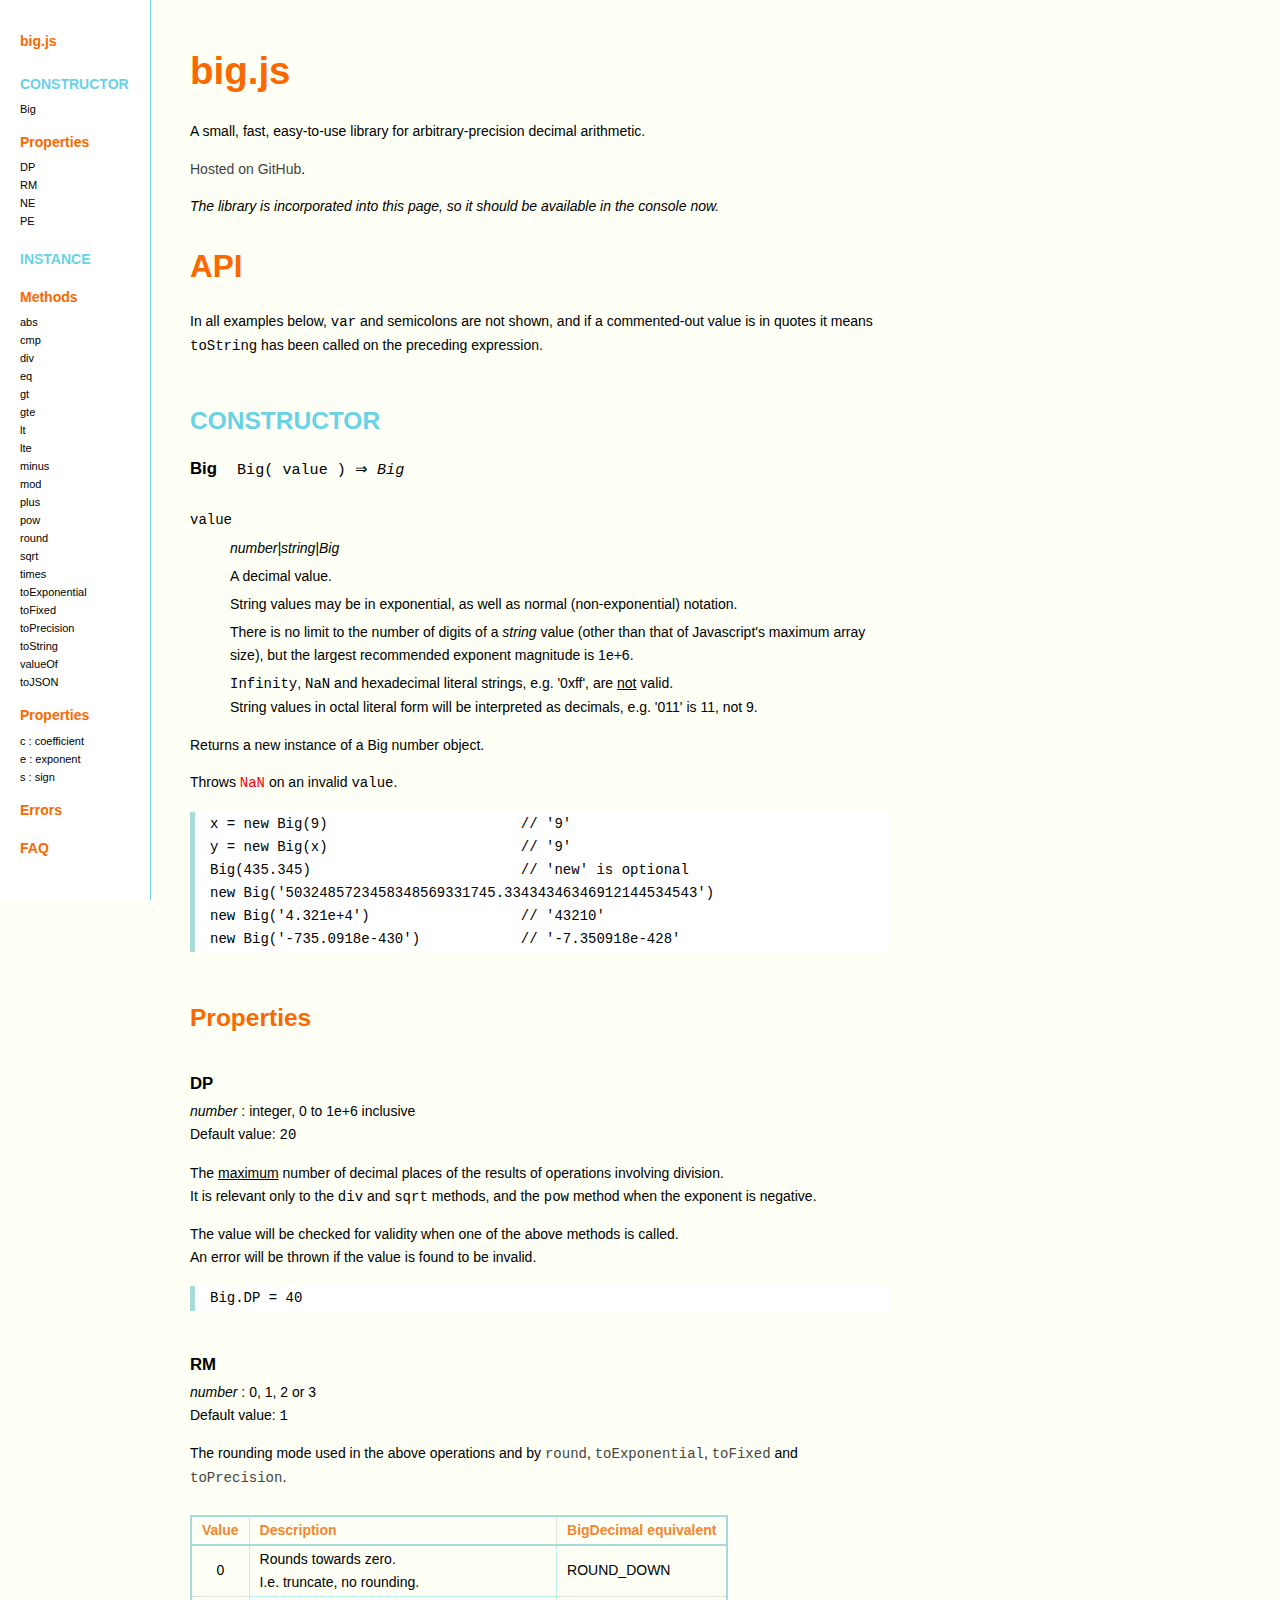
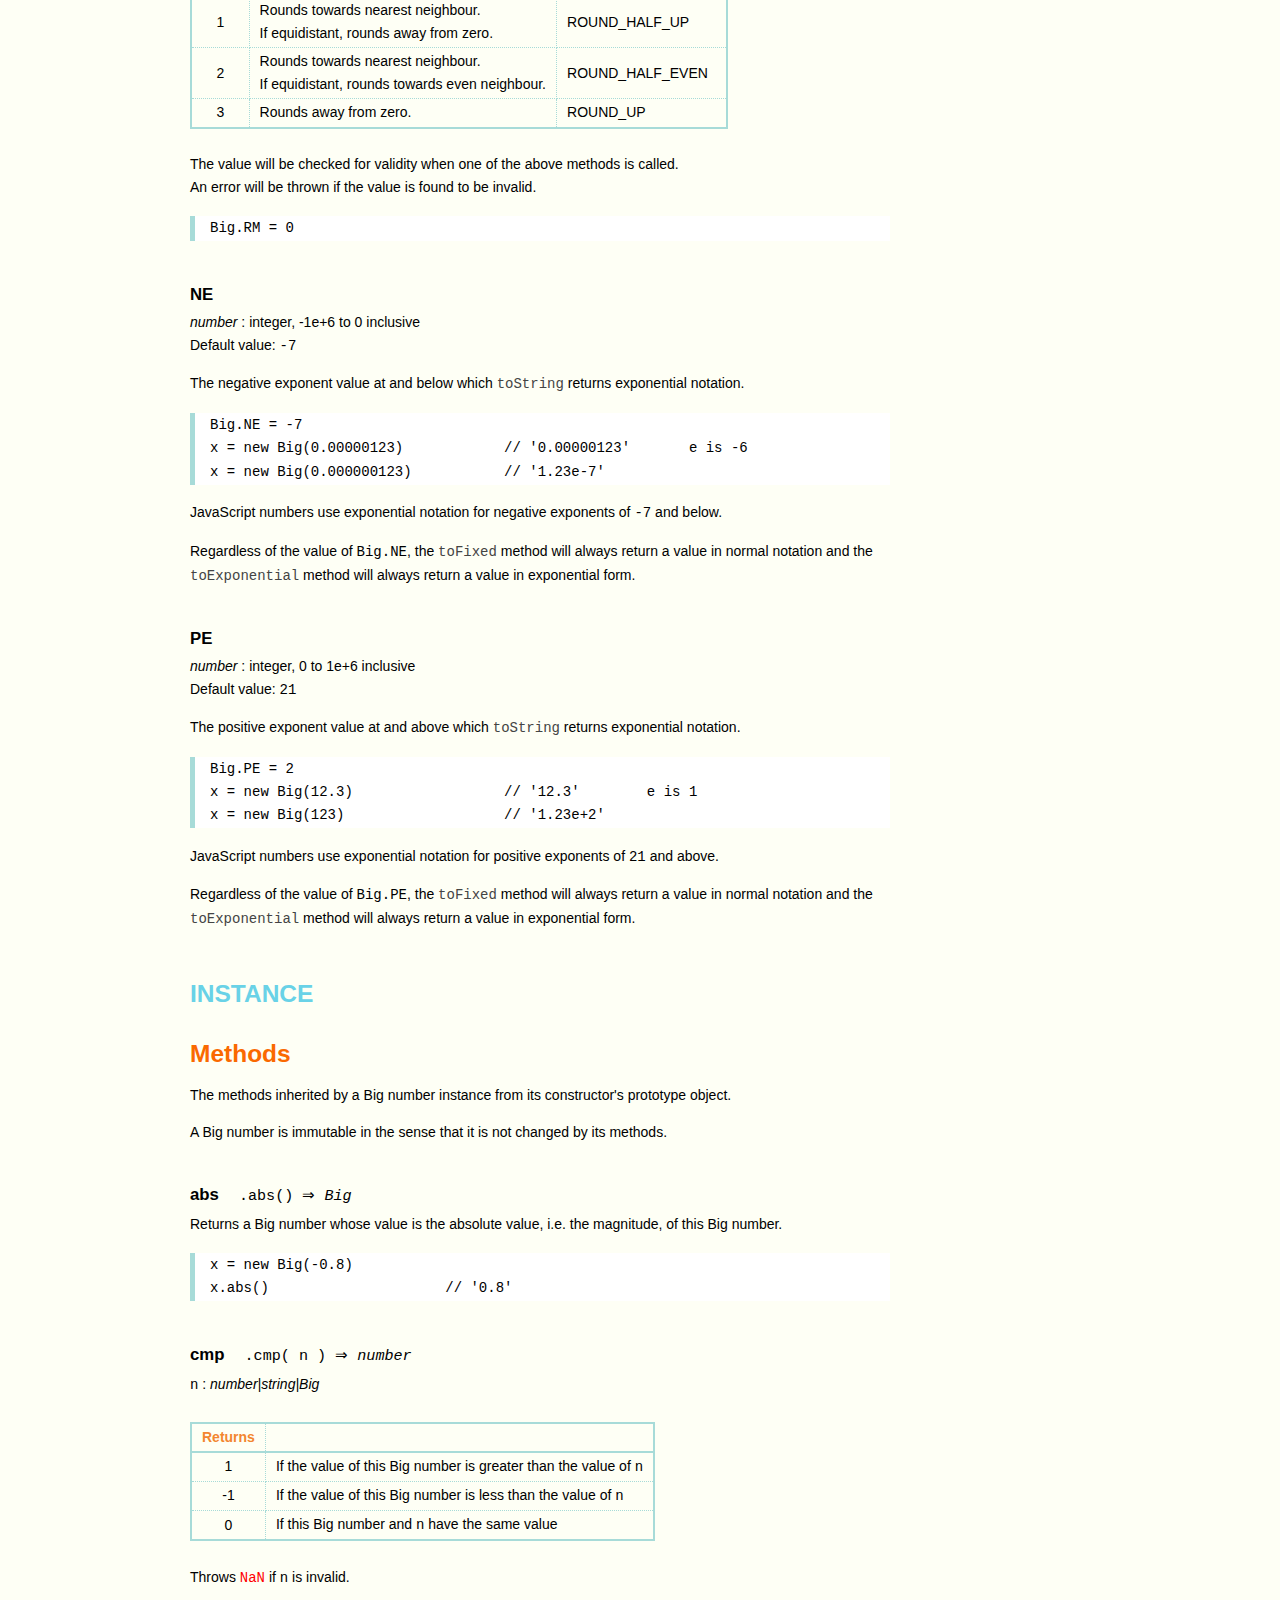
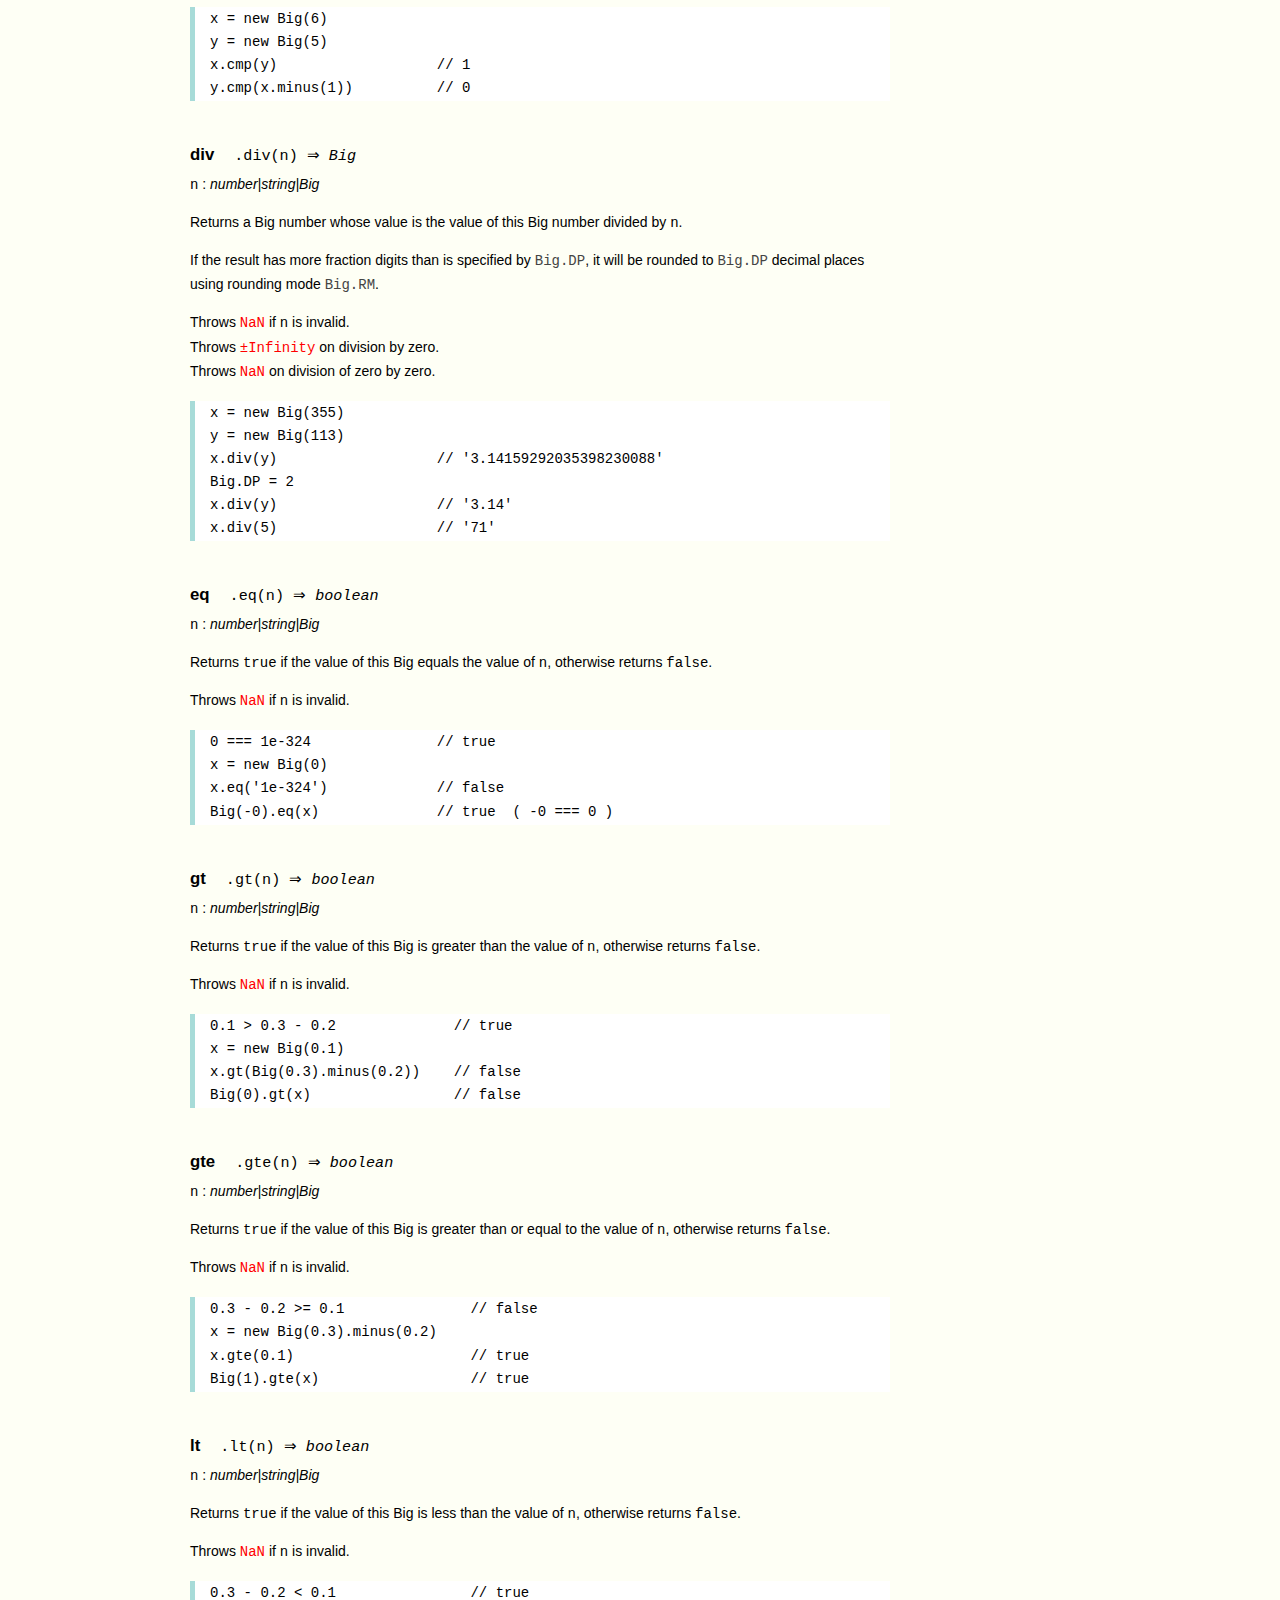
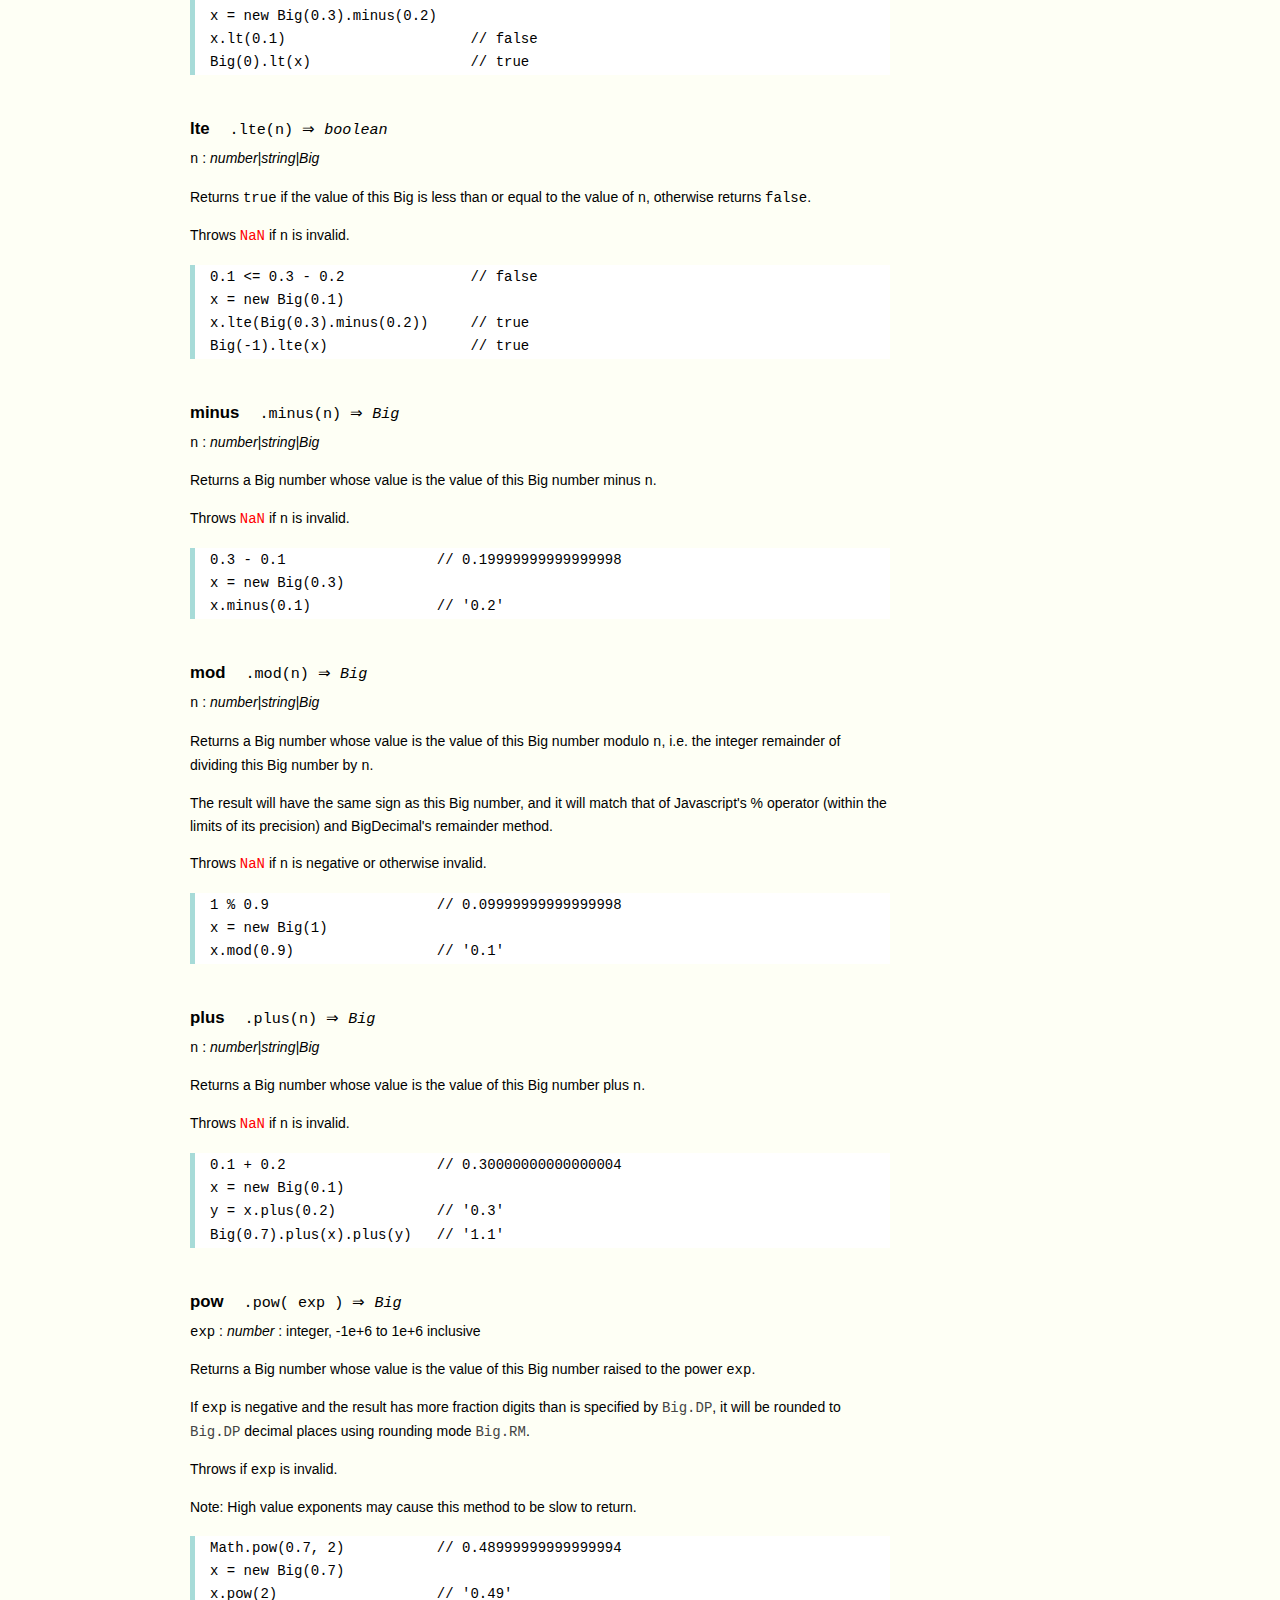
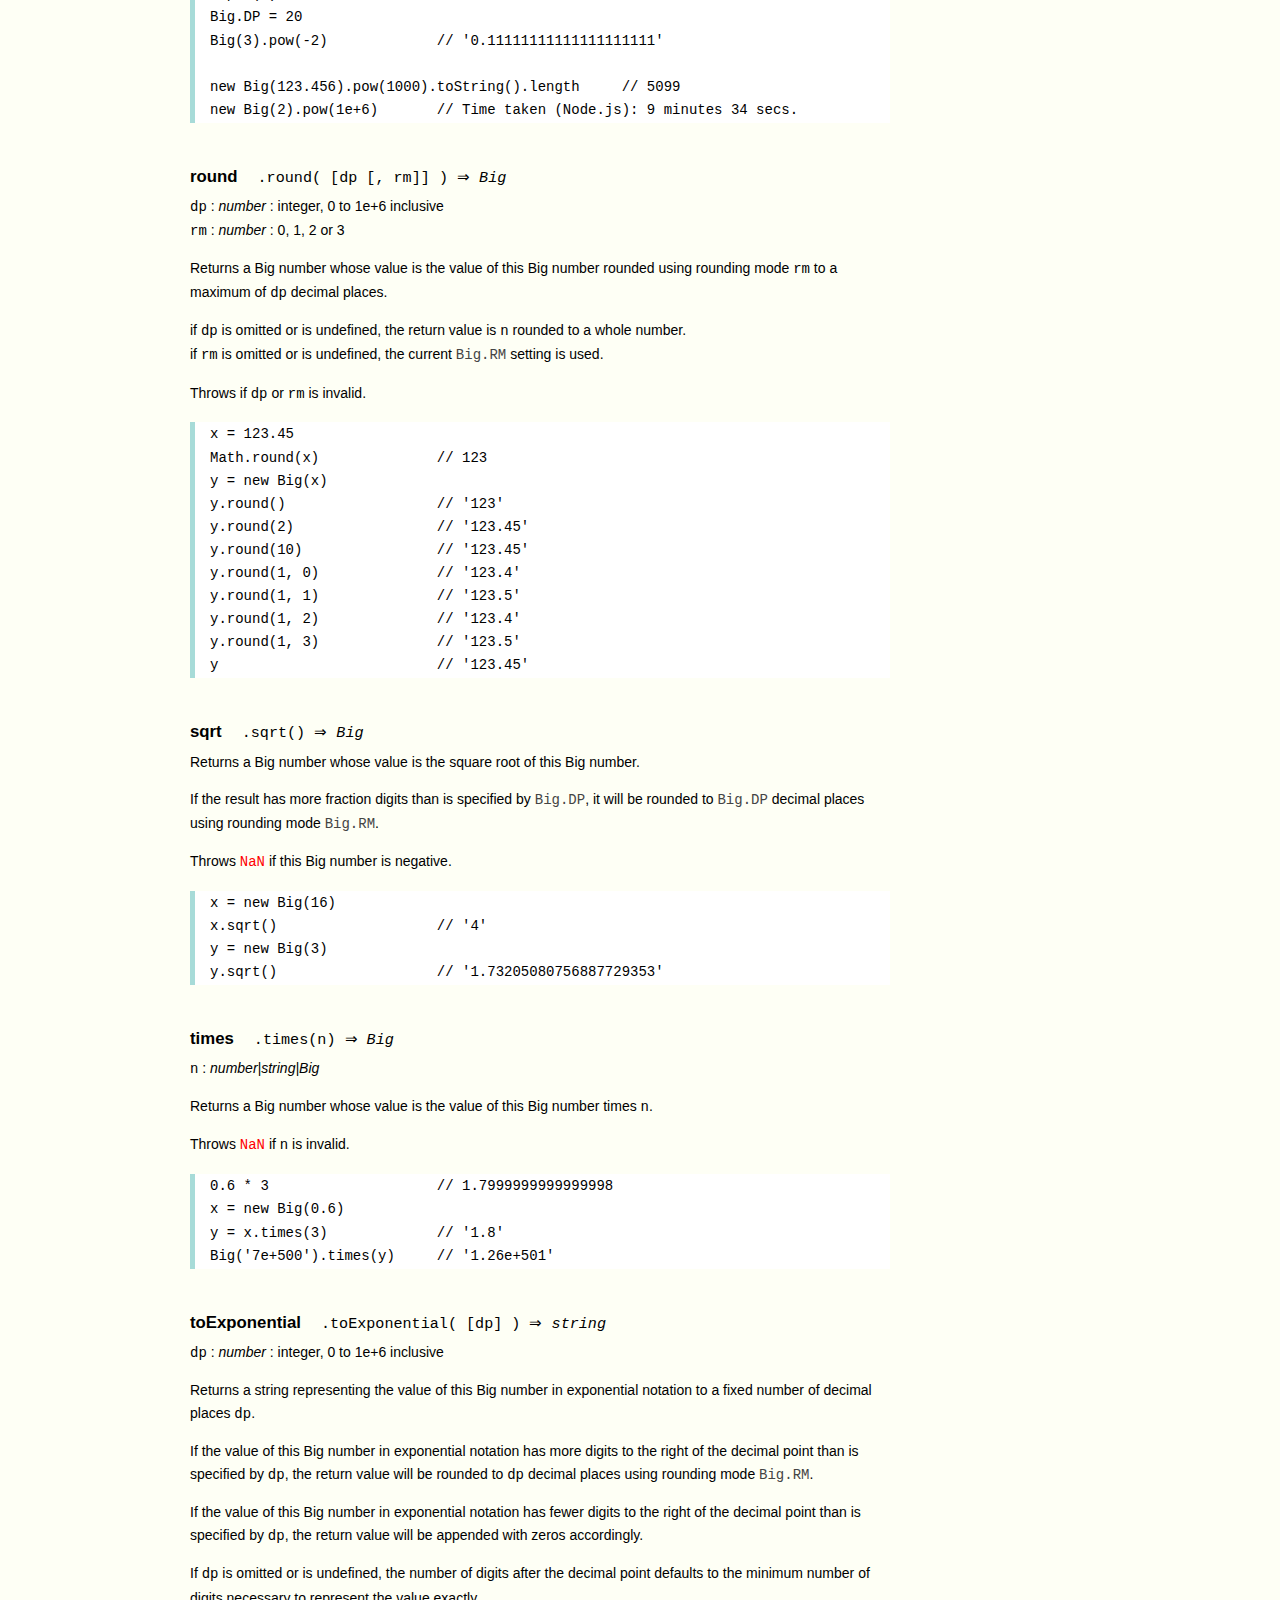
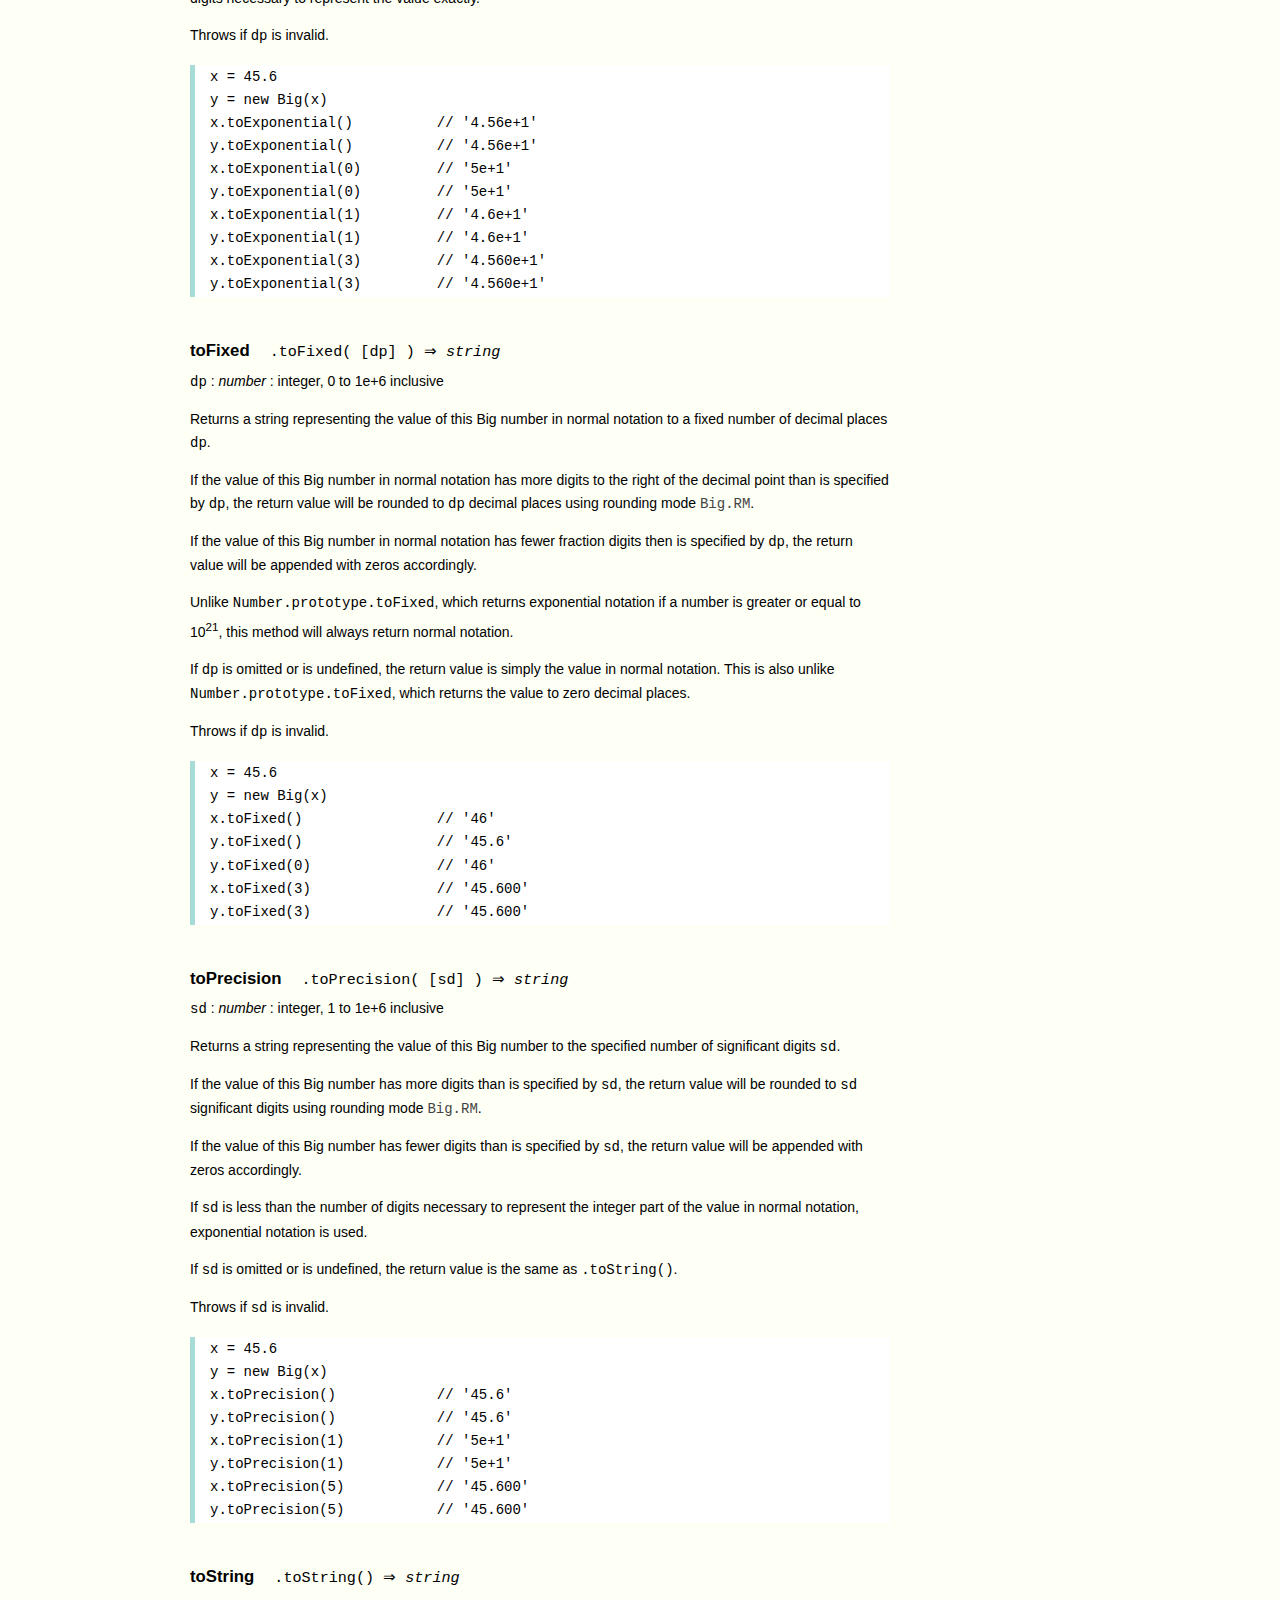
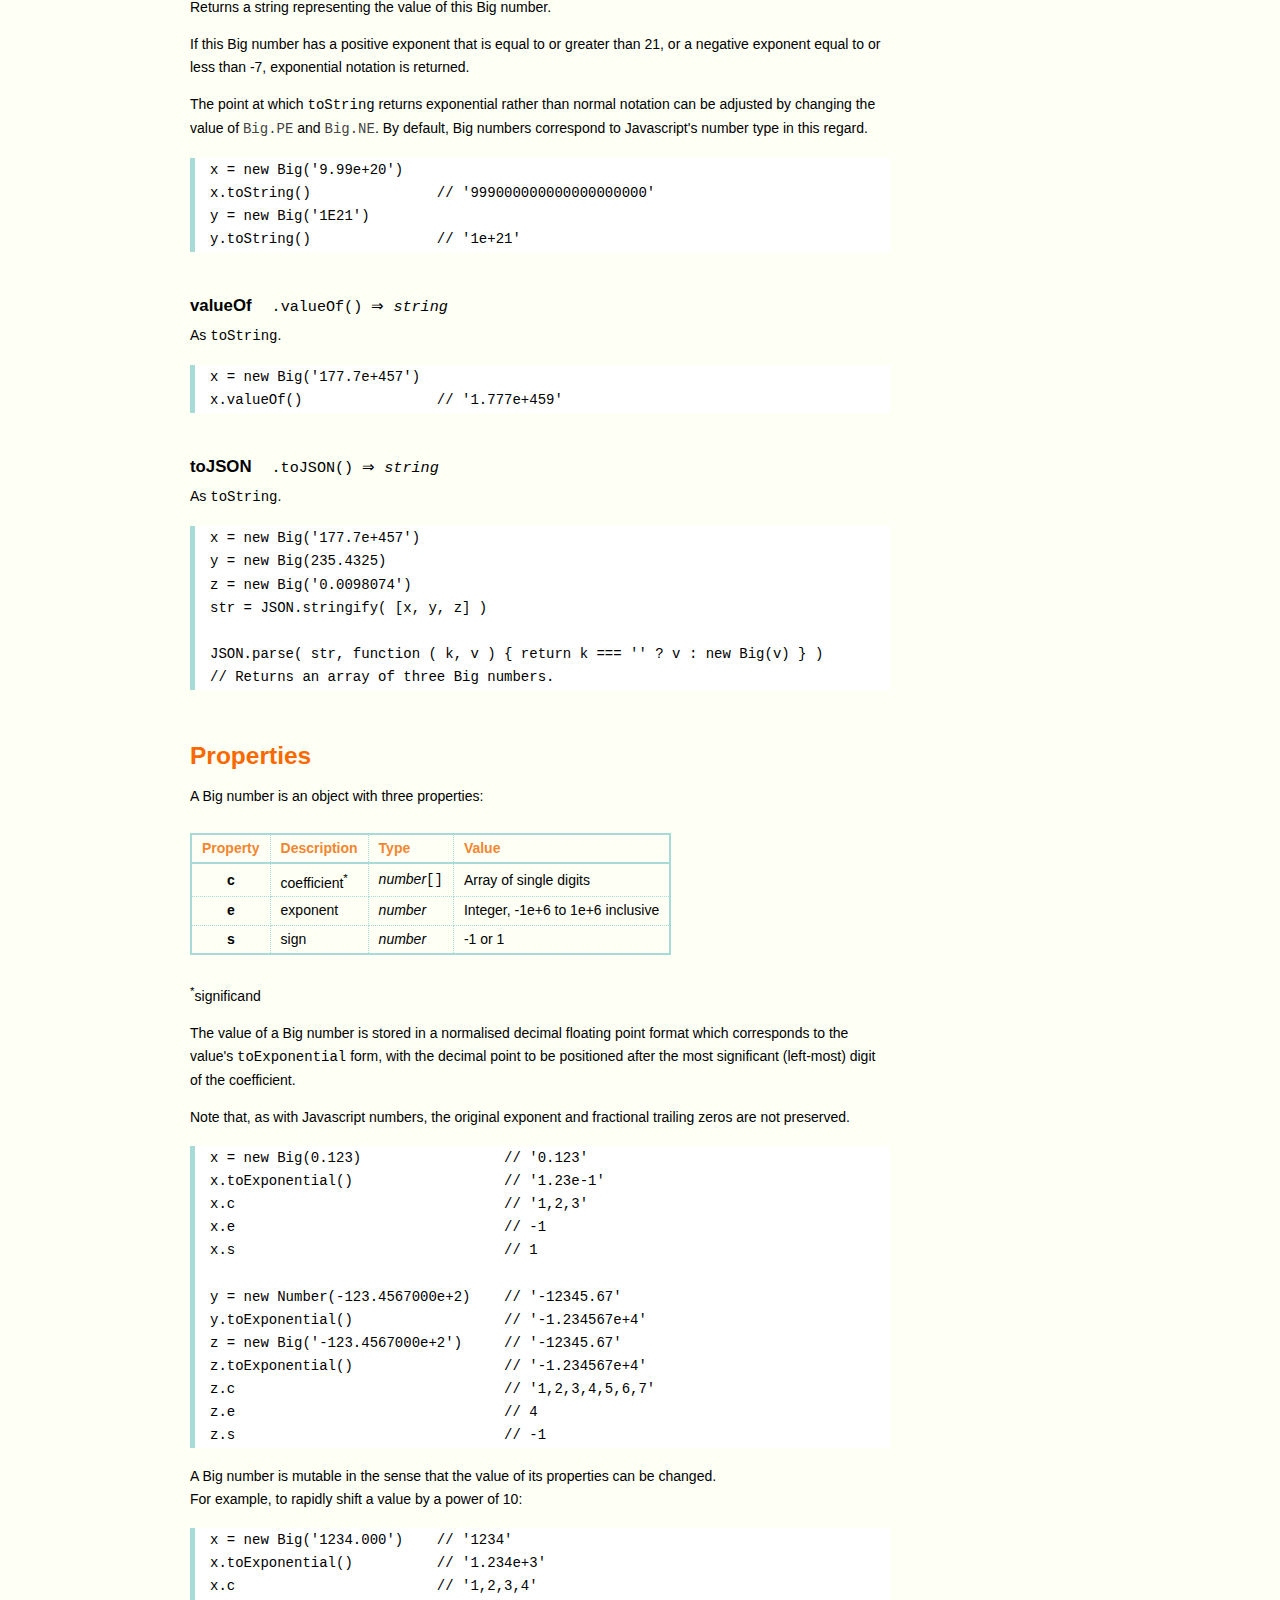
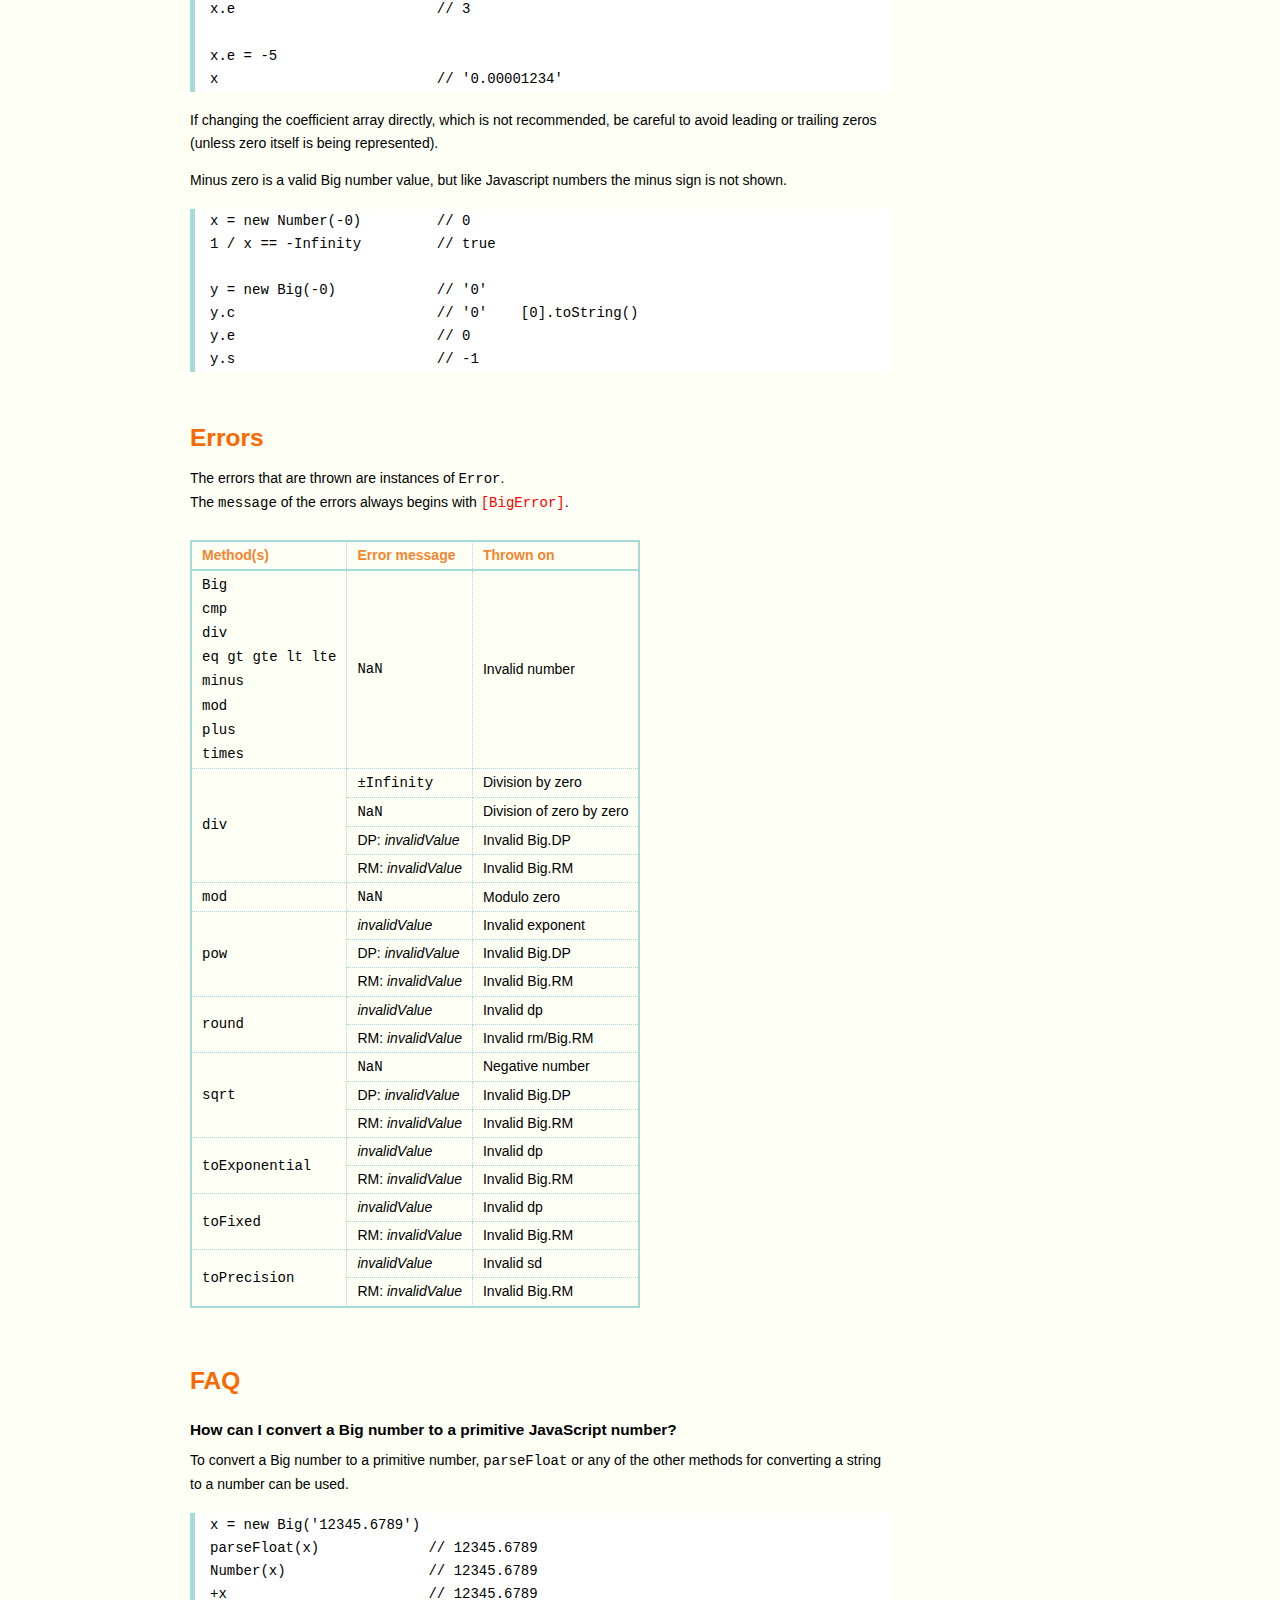
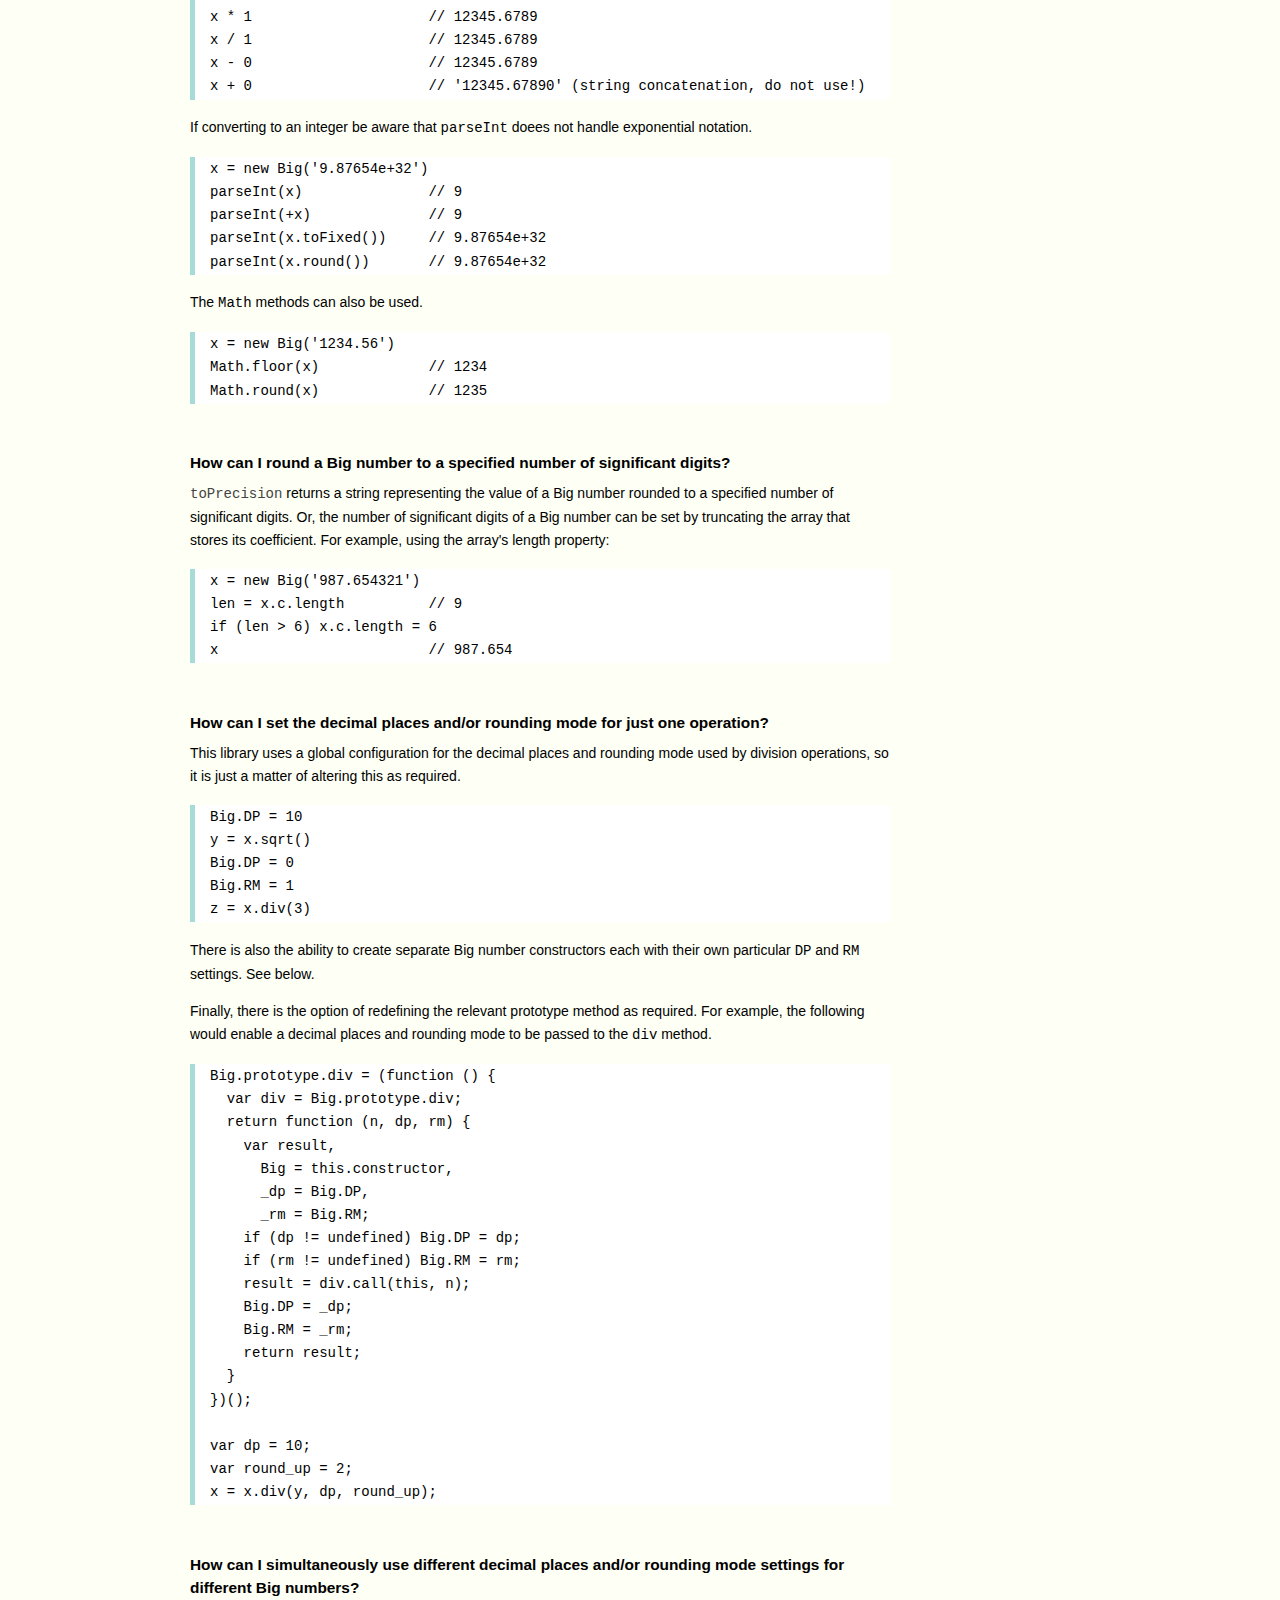
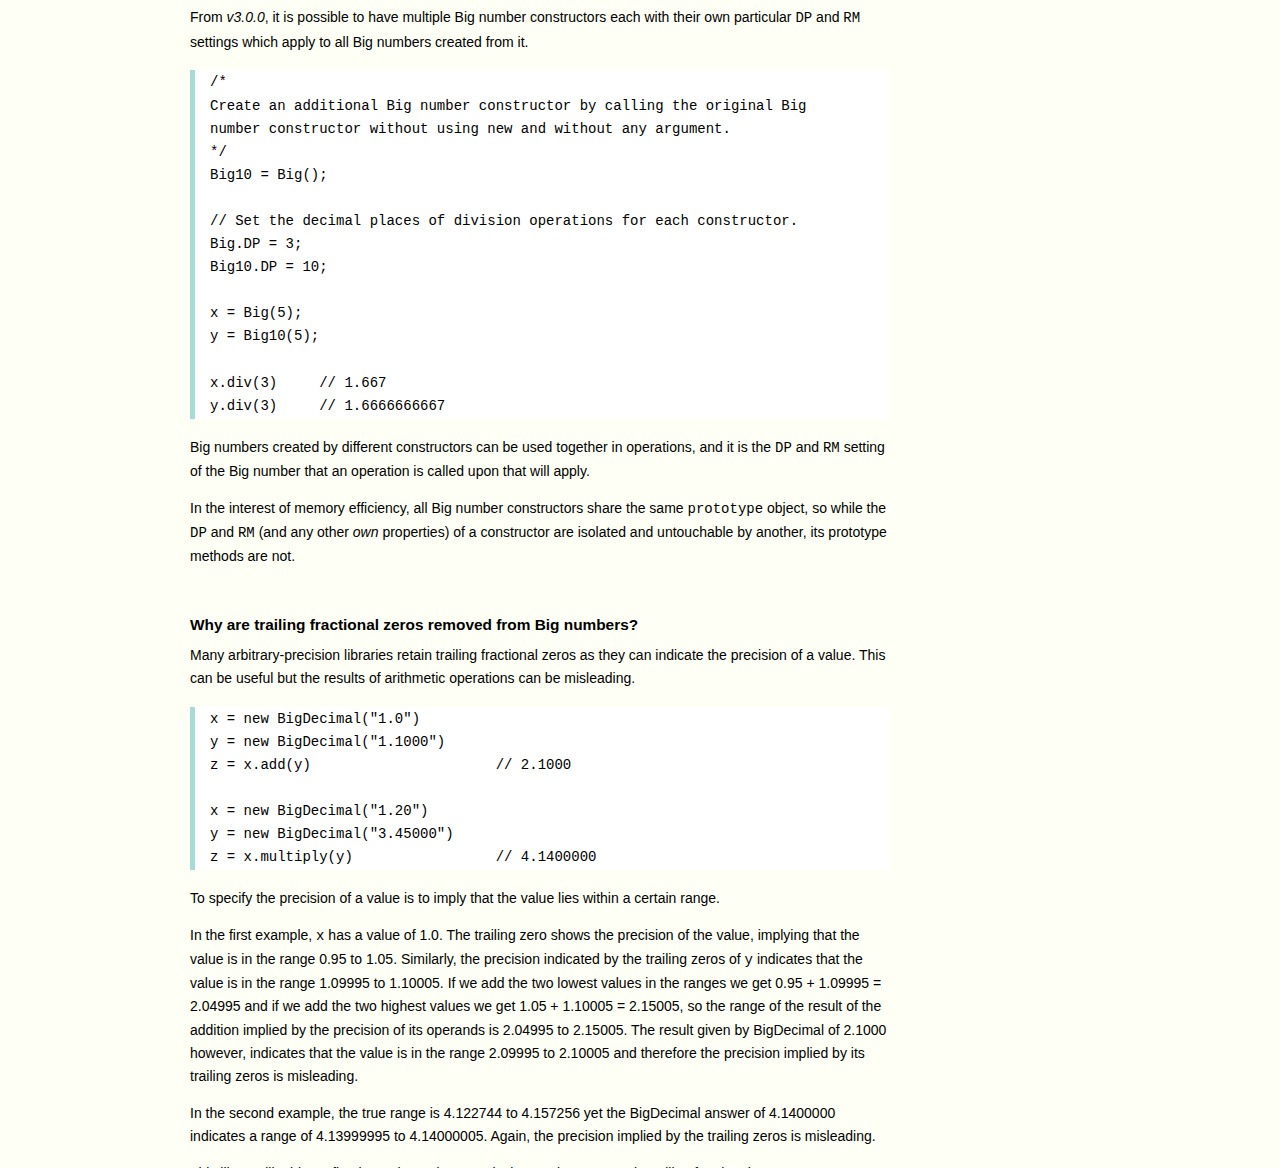
<file: js/big.js-master/docs/legacy/v4.x.x.html>
<!DOCTYPE HTML>
<html>
<head>
  <meta charset="utf-8">
  <meta name="Author" content="M Mclaughlin">
  <title>big.js API</title>
  <style>
html{font-family:sans-serif;font-size:100%}
body{font-family:"Helvetica Neue",Helvetica,Arial,sans-serif;font-size:14px;
  line-height:1.65em;background:#fefff5;color:#000;min-height:100%;margin:0}
.nav{background:#fff;position:fixed;top:0;bottom:0;left:0;width:130px;
  overflow-y:auto;padding:15px 0 30px 20px; border-right: 1px solid #69d2e7}
div.container{width:700px;margin:30px 0 50px 190px}
p{margin:0 0 1em;width:700px}
pre,ul{margin:1em 0}
h1,h2,h3,h4,h5{margin:0;padding:1.5em 0 0}
h1,h2{padding:.75em 0 1em}
h1{font-size:2.75em;color:#fa6900}
h2{font-size:2.25em;color:#fa6900}
h3{font-size:1.75em;color:#69d2e7}
h4{font-size:1.75em;color:#fa6900;padding-bottom:.75em}
h5{font-size:1.2em;padding-bottom:.3em}
h6{font-size:1.1em;margin:0;padding:0.5em 0}
dd dt{font-size:1.2em}
dt{padding-top:.5em}
dd{padding-top:.35em}
b{font-weight:700}
a,a:visited{color:#444;text-decoration:none}
a:active,a:hover{outline:0;color:#000}
a:hover{text-decoration:underline}
.nav a,.nav b,.nav a:visited{display:block;color:#fa6900;font-weight:700;
  margin-top:15px}
.nav b{color:#69d2e7;margin-top:20px;cursor:default;width:auto}
ul{list-style-type:none;padding:0 0 0 20px}
.nav ul{line-height:14px;padding-left:0;margin:5px 0 0}
.nav ul a,.nav ul a:visited{display:inline;color:#000;font-family:Verdana,
  Geneva,sans-serif;font-size:11px;font-weight:400;margin:0}
.inset,ul.inset{margin-left:20px}
code.inset{font-size:.9em}
.nav li{cursor:pointer;width:auto;margin:0 0 3px}
span.alias{font-style:italic;margin-left:20px}
table{border-collapse:collapse;border-spacing:0;border:2px solid #a7dbd8;
  margin:1.75em 0;padding:0}
td,th{text-align:left;margin:0;padding:2px 10px;border:1px dotted #a7dbd8}
th{border-top:2px solid #a7dbd8;border-bottom:2px solid #a7dbd8;color:#f38630}
pre{background:#fff;white-space:pre-wrap;word-wrap:break-word;
  border-left:5px solid #a7dbd8;padding:1px 0 1px 15px;margin:1.2em 0}
code,pre{font-family:Monaco,Consolas,"Lucida Console",monospace;
  font-weight:400}
.end{margin-bottom:25px}
.nav-title{color:#fa6900}
.centre{text-align:center}
.error{color:#f00}
  </style>
</head>
<body>

  <div class="nav">

    <a class='nav-title' href="#">big.js</a>

    <b> CONSTRUCTOR </b>
    <ul>
      <li><a href="#big">Big</a></li>
    </ul>

    <a href="#constructor-properties">Properties</a>
    <ul>
      <li><a href="#dp"  >DP</a></li>
      <li><a href="#rm"  >RM</a></li>
      <li><a href="#eneg">NE</a></li>
      <li><a href="#epos">PE</a></li>
    </ul>

    <b> INSTANCE </b>

    <a href="#prototype-methods">Methods</a>
    <ul>
      <li><a href="#abs"    >abs</a></li>
      <li><a href="#cmp"    >cmp</a></li>
      <li><a href="#div"    >div</a></li>
      <li><a href="#eq"     >eq</a></li>
      <li><a href="#gt"     >gt</a></li>
      <li><a href="#gte"    >gte</a></li>
      <li><a href="#lt"     >lt</a></li>
      <li><a href="#lte"    >lte</a></li>
      <li><a href="#minus"  >minus</a></li>
      <li><a href="#mod"    >mod</a></li>
      <li><a href="#plus"   >plus</a></li>
      <li><a href="#pow"    >pow</a></li>
      <li><a href="#round"  >round</a></li>
      <li><a href="#sqrt"   >sqrt</a></li>
      <li><a href="#times"  >times</a></li>
      <li><a href="#toE"    >toExponential</a></li>
      <li><a href="#toF"    >toFixed</a></li>
      <li><a href="#toP"    >toPrecision</a></li>
      <li><a href="#toS"    >toString</a></li>
      <li><a href="#valueOf">valueOf</a></li>
      <li><a href="#toJSON" >toJSON</a></li>
    </ul>

    <a href="#instance-properties">Properties</a>
    <ul>
      <li><a href="#coefficient">c : coefficient</a></li>
      <li><a href="#exponent"   >e : exponent</a></li>
      <li><a href="#sign"       >s : sign</a></li>
    </ul>

    <a href="#Errors">Errors</a>

    <a class='end' href="#faq">FAQ</a>

  </div>

  <div class="container">

    <h1>big.js</h1>

    <p>
      A small, fast, easy-to-use library for arbitrary-precision decimal
      arithmetic.
    </p>

    <p><a href="https://github.com/MikeMcl/big.js/">Hosted on GitHub</a>.</p>
    <p>
      <i>
        The library is incorporated into this page, so it should be available in
        the console now.
      </i>
    </p>    

    <h2>API</h2>

    <p>
      In all examples below, <code>var</code> and semicolons are not shown, and
      if a commented-out value is in quotes it means <code>toString</code> has
      been called on the preceding expression.
    </p>



    <h3>CONSTRUCTOR</h3>

    <h5 id="big">
      Big<code class='inset'>Big( value ) &rArr; <i>Big</i></code>
    </h5>
    <dl>
      <dt><code>value</code></dt>
      <dd>
        <i>number|string|Big</i>
      </dd>
      <dd>
        A decimal value.
      </dd>
      <dd>
        String values may be in exponential, as well as normal (non-exponential)
        notation.
      </dd>
      <dd>
        There is no limit to the number of digits of a <em>string</em> value
        (other than that of Javascript's maximum array size), but the largest
        recommended exponent magnitude is 1e+6.
      </dd>
      <dd>
        <code>Infinity</code>, <code>NaN</code> and hexadecimal literal
        strings, e.g. '0xff', are <u>not</u> valid.<br>
        String values in octal literal form will be interpreted as decimals,
        e.g. '011' is 11, not 9.
      </dd>
    </dl>
    <p>Returns a new instance of a Big number object.</p>
    <p>
      Throws <code class='error'>NaN</code> on an invalid <code>value</code>.
    </p>
    <pre>
x = new Big(9)                       // '9'
y = new Big(x)                       // '9'
Big(435.345)                         // 'new' is optional
new Big('5032485723458348569331745.33434346346912144534543')
new Big('4.321e+4')                  // '43210'
new Big('-735.0918e-430')            // '-7.350918e-428'</pre>



    <h4 id="constructor-properties">Properties</h4>

    <h5 id="dp">DP</h5>
    <p>
      <i>number</i> : integer, 0 to 1e+6 inclusive<br />
      Default value: <code>20</code>
    </p>
    <p>
      The <u>maximum</u> number of decimal places of the results of operations
      involving division.<br />
      It is relevant only to the <code>div</code> and <code>sqrt</code> methods,
      and the <code>pow</code> method when the exponent is negative.
    </p>
    <p>
      The value will be checked for validity when one of the above methods is
      called.<br /> An error will be thrown if the value is found to be invalid.
    </p>
    <pre>Big.DP = 40</pre>



    <h5 id="rm">RM</h5>
    <p>
      <i>number</i> : 0, 1, 2 or 3<br />
      Default value: <code>1</code>
    </p>
    <p>
      The rounding mode used in the above operations and by
      <a href='#round'><code>round</code></a>,
      <a href='#toE'><code>toExponential</code></a>,
      <a href='#toF'><code>toFixed</code></a> and
      <a href='#toP'><code>toPrecision</code></a>.
    </p>
    <table>
      <tr>
        <th>Value</th>
        <th>Description</th>
        <th>BigDecimal equivalent</th>
      </tr>
      <tr>
        <td class='centre'>0</td>
        <td>
          Rounds towards zero.<br />
          I.e. truncate, no rounding.
        </td>
        <td id="round-down">ROUND_DOWN</td>
      </tr>
      <tr>
        <td class='centre'>1</td>
        <td>
          Rounds towards nearest neighbour.<br />
          If equidistant, rounds away from zero.
        </td>
        <td id="round-half-up">ROUND_HALF_UP</td>
      </tr>
      <tr>
        <td class='centre'>2</td>
        <td>
          Rounds towards nearest neighbour.<br />
          If equidistant, rounds towards even neighbour.
        </td>
        <td id="round-half-even">ROUND_HALF_EVEN</td>
      </tr>
      <tr>
        <td class='centre'>3</td>
        <td>Rounds away from zero.</td>
        <td id="round-up">ROUND_UP</td>
      </tr>
    </table>
    <p>
      The value will be checked for validity when one of the above methods is
      called.<br /> An error will be thrown if the value is found to be invalid.
    </p>
    <pre>Big.RM = 0</pre>



    <h5 id="eneg">NE</h5>
    <p>
      <i>number</i> : integer, -1e+6 to 0 inclusive<br />
      Default value: <code>-7</code>
    </p>
    <p>
      The negative exponent value at and below which
      <a href='#toS'><code>toString</code></a> returns exponential notation.
    </p>
    <pre>
Big.NE = -7
x = new Big(0.00000123)            // '0.00000123'       e is -6
x = new Big(0.000000123)           // '1.23e-7'</pre>
    <p>
      JavaScript numbers use exponential notation for negative exponents of
      <code>-7</code> and below.
    </p>
    <p>
      Regardless of the value of <code>Big.NE</code>, the
      <a href='#toF'><code>toFixed</code></a> method will always return a value
      in normal notation and the <a href='#toE'><code>toExponential</code></a>
      method will always return a value in exponential form.
    </p>



    <h5 id="epos">PE</h5>
    <p>
      <i>number</i> : integer, 0 to 1e+6 inclusive<br />
      Default value: <code>21</code>
    </p>
    <p>
      The positive exponent value at and above which
      <a href='#toS'><code>toString</code></a> returns exponential notation.
    </p>
    <pre>
Big.PE = 2
x = new Big(12.3)                  // '12.3'        e is 1
x = new Big(123)                   // '1.23e+2'</pre>
    <p>
      JavaScript numbers use exponential notation for positive exponents of
      <code>21</code> and above.
    </p>
    <p>
      Regardless of the value of <code>Big.PE</code>, the
      <a href='#toF'><code>toFixed</code></a> method will always return a value
      in normal notation and the <a href='#toE'><code>toExponential</code></a>
      method will always return a value in exponential form.
    </p>



    <h3>INSTANCE</h3>

    <h4 id="prototype-methods">Methods</h4>
    <p>
      The methods inherited by a Big number instance from its constructor's
      prototype object.
    </p>
    <p>
      A Big number is immutable in the sense that it is not changed by its
      methods.
    </p>



    <h5 id="abs">abs<code class='inset'>.abs() &rArr; <i>Big</i></code></h5>
    <p>
      Returns a Big number whose value is the absolute value, i.e. the
      magnitude, of this Big number.
    </p>
    <pre>
x = new Big(-0.8)
x.abs()                     // '0.8'</pre>



    <h5 id="cmp">
      cmp<code class='inset'>.cmp( n ) &rArr; <i>number</i></code>
    </h5>
    <p><code>n</code> : <i>number|string|Big</i><br /></p>
    <table>
      <tr>
        <th>Returns</th>
        <th colspan=2>&nbsp;</th>
      </tr>
      <tr>
        <td class='centre'>1</td>
        <td>
          If the value of this Big number is greater than the value of
          <code>n</code>
        </td>
      </tr>
      <tr>
        <td class='centre'>-1</td>
        <td>
          If the value of this Big number is less than the value of
          <code>n</code>
        </td>
      </tr>
      <tr>
        <td class='centre'>0</td>
        <td>If this Big number and <code>n</code> have the same value</td>
      </tr>
    </table>
    <p>Throws <code class='error'>NaN</code> if <code>n</code> is invalid.</p>
    <pre>
x = new Big(6)
y = new Big(5)
x.cmp(y)                   // 1
y.cmp(x.minus(1))          // 0</pre>



    <h5 id="div">div<code class='inset'>.div(n) &rArr; <i>Big</i></code></h5>
    <p><code>n</code> : <i>number|string|Big</i><br /></p>
    <p>
      Returns a Big number whose value is the value of this Big number divided
      by <code>n</code>.
    </p>
    <p>
      If the result has more fraction digits than is specified by
      <a href='#dp'><code>Big.DP</code></a>, it will be rounded to
      <a href='#dp'><code>Big.DP</code></a> decimal places using rounding mode
      <a href='#rm'><code>Big.RM</code></a>.
    </p>
    <p>
      Throws <code class='error'>NaN</code> if <code>n</code> is invalid.<br />
      Throws <code class='error'>&plusmn;Infinity</code> on division by zero.<br />
      Throws <code class='error'>NaN</code> on division of zero by zero.
    </p>
    <pre>
x = new Big(355)
y = new Big(113)
x.div(y)                   // '3.14159292035398230088'
Big.DP = 2
x.div(y)                   // '3.14'
x.div(5)                   // '71'</pre>






    <h5 id="eq">eq<code class='inset'>.eq(n) &rArr; <i>boolean</i></code></h5>
    <p><code>n</code> : <i>number|string|Big</i></p>
    <p>
      Returns <code>true</code> if the value of this Big equals the value
      of <code>n</code>, otherwise returns <code>false</code>.
    </p>
    <p>Throws <code class='error'>NaN</code> if <code>n</code> is invalid.</p>
    <pre>
0 === 1e-324               // true
x = new Big(0)
x.eq('1e-324')             // false
Big(-0).eq(x)              // true  ( -0 === 0 )</pre>



    <h5 id="gt">
      gt<code class='inset'>.gt(n) &rArr; <i>boolean</i></code>
    </h5>
    <p><code>n</code> : <i>number|string|Big</i></p>
    <p>
      Returns <code>true</code> if the value of this Big is greater than
      the value of <code>n</code>, otherwise returns <code>false</code>.
    </p>
    <p>Throws <code class='error'>NaN</code> if <code>n</code> is invalid.</p>
    <pre>
0.1 &gt; 0.3 - 0.2              // true
x = new Big(0.1)
x.gt(Big(0.3).minus(0.2))    // false
Big(0).gt(x)                 // false</pre>



    <h5 id="gte">
      gte<code class='inset'>.gte(n) &rArr; <i>boolean</i></code>
    </h5>
    <p><code>n</code> : <i>number|string|Big</i></p>
    <p>
      Returns <code>true</code> if the value of this Big is greater than
      or equal to the value of <code>n</code>, otherwise returns
      <code>false</code>.
    </p>
    <p>Throws <code class='error'>NaN</code> if <code>n</code> is invalid.</p>
    <pre>
0.3 - 0.2 &gt;= 0.1               // false
x = new Big(0.3).minus(0.2)
x.gte(0.1)                     // true
Big(1).gte(x)                  // true</pre>



    <h5 id="lt">
      lt<code class='inset'>.lt(n) &rArr; <i>boolean</i></code>
    </h5>
    <p><code>n</code> : <i>number|string|Big</i></p>
    <p>
      Returns <code>true</code> if the value of this Big is less than the
      value of <code>n</code>, otherwise returns <code>false</code>.
    </p>
    <p>Throws <code class='error'>NaN</code> if <code>n</code> is invalid.</p>
    <pre>
0.3 - 0.2 &lt; 0.1                // true
x = new Big(0.3).minus(0.2)
x.lt(0.1)                      // false
Big(0).lt(x)                   // true</pre>



    <h5 id="lte">
      lte<code class='inset'>.lte(n) &rArr; <i>boolean</i></code>
    </h5>
    <p><code>n</code> : <i>number|string|Big</i></p>
    <p>
      Returns <code>true</code> if the value of this Big is less than or
      equal to the value of <code>n</code>, otherwise returns
      <code>false</code>.
    </p>
    <p>Throws <code class='error'>NaN</code> if <code>n</code> is invalid.</p>
    <pre>
0.1 &lt;= 0.3 - 0.2               // false
x = new Big(0.1)
x.lte(Big(0.3).minus(0.2))     // true
Big(-1).lte(x)                 // true</pre>



    <h5 id="minus">
      minus<code class='inset'>.minus(n) &rArr; <i>Big</i></code>
    </h5>
    <p><code>n</code> : <i>number|string|Big</i></p>
    <p>
      Returns a Big number whose value is the value of this Big number minus
      <code>n</code>.
    </p>
    <p>Throws <code class='error'>NaN</code> if <code>n</code> is invalid.</p>
    <pre>
0.3 - 0.1                  // 0.19999999999999998
x = new Big(0.3)
x.minus(0.1)               // '0.2'</pre>



    <h5 id="mod">mod<code class='inset'>.mod(n) &rArr; <i>Big</i></code></h5>
    <p><code>n</code> : <i>number|string|Big</i></p>
    <p>
      Returns a Big number whose value is the value of this Big number modulo
      <code>n</code>, i.e. the integer remainder of dividing this Big number by
      <code>n</code>.
    </p>
    <p>
      The result will have the same sign as this Big number, and it will match
      that of Javascript's % operator (within the limits of its precision) and
      BigDecimal's remainder method.
    </p>
     <p>
       Throws <code class='error'>NaN</code> if <code>n</code> is negative or
       otherwise invalid.
     </p>
    <pre>
1 % 0.9                    // 0.09999999999999998
x = new Big(1)
x.mod(0.9)                 // '0.1'</pre>



    <h5 id="plus">
      plus<code class='inset'>.plus(n) &rArr; <i>Big</i></code>
    </h5>
    <p><code>n</code> : <i>number|string|Big</i></p>
    <p>
      Returns a Big number whose value is the value of this Big number plus
      <code>n</code>.
    </p>
    <p>Throws <code class='error'>NaN</code> if <code>n</code> is invalid.</p>
    <pre>
0.1 + 0.2                  // 0.30000000000000004
x = new Big(0.1)
y = x.plus(0.2)            // '0.3'
Big(0.7).plus(x).plus(y)   // '1.1'</pre>



     <h5 id="pow">pow<code class='inset'>.pow( exp ) &rArr; <i>Big</i></code>
    </h5>
    <p>
      <code>exp</code> : <i>number</i> : integer, -1e+6 to 1e+6 inclusive
    </p>
    <p>
      Returns a Big number whose value is the value of this Big number raised to
      the power <code>exp</code>.
    </p>
    <p>
      If <code>exp</code> is negative and the result has more fraction digits
      than is specified by <a href='#dp'><code>Big.DP</code></a>, it will be
      rounded to <a href='#dp'><code>Big.DP</code></a> decimal places using
      rounding mode <a href='#rm'><code>Big.RM</code></a>.
    </p>
    <p>
      Throws if <code>exp</code> is invalid.
    </p>
    <p>
      Note: High value exponents may cause this method to be slow to return.
    </p>
    <pre>
Math.pow(0.7, 2)           // 0.48999999999999994
x = new Big(0.7)
x.pow(2)                   // '0.49'
Big.DP = 20
Big(3).pow(-2)             // '0.11111111111111111111'

new Big(123.456).pow(1000).toString().length     // 5099
new Big(2).pow(1e+6)       // Time taken (Node.js): 9 minutes 34 secs.</pre>



    <h5 id="round">
      round<code class='inset'>.round( [dp [, rm]] )
      &rArr; <i>Big</i></code>
    </h5>
    <p>
      <code>dp</code> : <i>number</i> : integer, 0 to 1e+6 inclusive
      <br />
      <code>rm</code> : <i>number</i> : 0, 1, 2 or 3
    </p>
    <p>
      Returns a Big number whose value is the value of this Big number rounded
      using rounding mode <code>rm</code> to a maximum of <code>dp</code>
      decimal places.
    </p>
    <p>
      if <code>dp</code> is omitted or is undefined, the return value is
      <code>n</code> rounded to a whole number.<br />
      if <code>rm</code> is omitted or is undefined, the current
      <a href='#rm'><code>Big.RM</code></a> setting is used.
    </p>
    <p>
      Throws if <code>dp</code> or <code>rm</code> is invalid.
    </p>
    <pre>
x = 123.45
Math.round(x)              // 123
y = new Big(x)
y.round()                  // '123'
y.round(2)                 // '123.45'
y.round(10)                // '123.45'
y.round(1, 0)              // '123.4'
y.round(1, 1)              // '123.5'
y.round(1, 2)              // '123.4'
y.round(1, 3)              // '123.5'
y                          // '123.45'</pre>



    <h5 id="sqrt">sqrt<code class='inset'>.sqrt() &rArr; <i>Big</i></code></h5>
    <p>
      Returns a Big number whose value is the square root of this Big number.
    </p>
    <p>
      If the result has more fraction digits than is specified by
      <a href='#dp'><code>Big.DP</code></a>, it will be rounded to
      <a href='#dp'><code>Big.DP</code></a> decimal places using rounding mode
      <a href='#rm'><code>Big.RM</code></a>.
    </p>
    <p>Throws <code class='error'>NaN</code> if this Big number is negative.</p>
    <pre>
x = new Big(16)
x.sqrt()                   // '4'
y = new Big(3)
y.sqrt()                   // '1.73205080756887729353'</pre>



    <h5 id="times">
      times<code class='inset'>.times(n) &rArr; <i>Big</i></code>
    </h5>
    <p><code>n</code> : <i>number|string|Big</i><br /></p>
    <p>
      Returns a Big number whose value is the value of this Big number times
      <code>n</code>.
    </p>
    <p>Throws <code class='error'>NaN</code> if <code>n</code> is invalid.</p>
    <pre>
0.6 * 3                    // 1.7999999999999998
x = new Big(0.6)
y = x.times(3)             // '1.8'
Big('7e+500').times(y)     // '1.26e+501'</pre>



    <h5 id="toE">
      toExponential<code class='inset'>.toExponential( [dp] ) &rArr;
      <i>string</i></code>
    </h5>
    <p><code>dp</code> : <i>number</i> : integer, 0 to 1e+6 inclusive</p>
    <p>
      Returns a string representing the value of this Big number in exponential
      notation to a fixed number of decimal places <code>dp</code>.
    </p>
    <p>
      If the value of this Big number in exponential notation has more digits to
      the right of the decimal point than is specified by <code>dp</code>, the
      return value will be rounded to <code>dp</code> decimal places using
      rounding mode <a href='#rm'><code>Big.RM</code></a>.
    </p>
    <p>
      If the value of this Big number in exponential notation has fewer digits
      to the right of the decimal point than is specified by <code>dp</code>,
      the return value will be appended with zeros accordingly.
    </p>
    <p>
      If <code>dp</code> is omitted or is undefined, the number of digits
      after the decimal point defaults to the minimum number of digits
      necessary to represent the value exactly.
    </p>
    <p>
      Throws if <code>dp</code> is invalid.
    </p>
    <pre>
x = 45.6
y = new Big(x)
x.toExponential()          // '4.56e+1'
y.toExponential()          // '4.56e+1'
x.toExponential(0)         // '5e+1'
y.toExponential(0)         // '5e+1'
x.toExponential(1)         // '4.6e+1'
y.toExponential(1)         // '4.6e+1'
x.toExponential(3)         // '4.560e+1'
y.toExponential(3)         // '4.560e+1'</pre>



    <h5 id="toF">
      toFixed<code class='inset'>.toFixed( [dp] ) &rArr;
      <i>string</i></code>
    </h5>
    <p>
      <code>dp</code> : <i>number</i> : integer, 0 to 1e+6 inclusive
    </p>
    <p>
      Returns a string representing the value of this Big number in normal
      notation to a fixed number of decimal places <code>dp</code>.
    </p>
    <p>
      If the value of this Big number in normal notation has more digits to the
      right of the decimal point than is specified by <code>dp</code>, the
      return value will be rounded to <code>dp</code> decimal places using
      rounding mode <a href='#rm'><code>Big.RM</code></a>.
    </p>
    <p>
      If the value of this Big number in normal notation has fewer fraction
      digits then is specified by <code>dp</code>, the return value will be
      appended with zeros accordingly.
    </p>
    <p>
      Unlike <code>Number.prototype.toFixed</code>, which returns
      exponential notation if a number is greater or equal to 10<sup>21</sup>,
      this method will always return normal notation.
    </p>
    <p>
      If <code>dp</code> is omitted or is undefined, the return value is
      simply the value in normal notation. This is also unlike
      <code>Number.prototype.toFixed</code>, which returns the value to zero
      decimal places.
    </p>
    <p>
      Throws if <code>dp</code> is invalid.
    </p>
    <pre>
x = 45.6
y = new Big(x)
x.toFixed()                // '46'
y.toFixed()                // '45.6'
y.toFixed(0)               // '46'
x.toFixed(3)               // '45.600'
y.toFixed(3)               // '45.600'</pre>



    <h5 id="toP">
      toPrecision<code class='inset'>.toPrecision( [sd] ) &rArr;
      <i>string</i></code>
    </h5>
    <p><code>sd</code> : <i>number</i> : integer, 1 to 1e+6 inclusive</p>
    <p>
      Returns a string representing the value of this Big number to the
      specified number of significant digits <code>sd</code>.
    </p>
    <p>
      If the value of this Big number has more digits than is specified by
      <code>sd</code>, the return value will be rounded to <code>sd</code>
      significant digits using rounding mode
      <a href='#rm'><code>Big.RM</code></a>.
    </p>
    <p>
      If the value of this Big number has fewer digits than is specified by
      <code>sd</code>, the return value will be appended with zeros accordingly.
    </p>
    <p>
      If <code>sd</code> is less than the number of digits necessary to
      represent the integer part of the value in normal notation,
      exponential notation is used.
    </p>
    <p>
      If <code>sd</code> is omitted or is undefined, the return value is
      the same as <code>.toString()</code>.
    </p>
    <p>
      Throws if <code>sd</code> is invalid.
    </p>
    <pre>
x = 45.6
y = new Big(x)
x.toPrecision()            // '45.6'
y.toPrecision()            // '45.6'
x.toPrecision(1)           // '5e+1'
y.toPrecision(1)           // '5e+1'
x.toPrecision(5)           // '45.600'
y.toPrecision(5)           // '45.600'</pre>



    <h5 id="toS">
      toString<code class='inset'>.toString() &rArr; <i>string</i></code>
    </h5>
    <p>
      Returns a string representing the value of this Big number.
    </p>
     <p>
      If this Big number has a positive exponent that is equal to or greater
      than 21, or a negative exponent equal to or less than -7, exponential
      notation is returned.
    </p>
    <p>
      The point at which <code>toString</code> returns exponential rather than
      normal notation can be adjusted by changing the value of
      <a href='#epos'><code>Big.PE</code></a> and
      <a href='#eneg'><code>Big.NE</code></a>. By default, Big numbers
      correspond to Javascript's number type in this regard.
    </p>
    <pre>
x = new Big('9.99e+20')
x.toString()               // '999000000000000000000'
y = new Big('1E21')
y.toString()               // '1e+21'
</pre>



    <h5 id="valueOf">
      valueOf<code class='inset'>.valueOf() &rArr; <i>string</i></code>
    </h5>
    <p>
      As <code>toString</code>.
    </p>
    <pre>
x = new Big('177.7e+457')
x.valueOf()                // '1.777e+459'</pre>



    <h5 id="toJSON">
      toJSON<code class='inset'>.toJSON() &rArr; <i>string</i></code>
    </h5>
    <p>
      As <code>toString</code>.
    </p>
    <pre>
x = new Big('177.7e+457')
y = new Big(235.4325)
z = new Big('0.0098074')
str = JSON.stringify( [x, y, z] )

JSON.parse( str, function ( k, v ) { return k === '' ? v : new Big(v) } )
// Returns an array of three Big numbers.</pre>



    <h4 id="instance-properties">Properties</h4>
    <p>
      A Big number is an object with three properties:
    </p>
    <table>
      <tr>
        <th>Property</th>
        <th>Description</th>
        <th>Type</th>
        <th>Value</th>
      </tr>
      <tr>
        <td class='centre' id='coefficient'><b>c</b></td>
        <td>coefficient<sup>*</sup></td>
        <td><i>number</i><code>[]</code></td>
        <td> Array of single digits</td>
      </tr>
      <tr>
        <td class='centre' id='exponent'><b>e</b></td>
        <td>exponent</td>
        <td><i>number</i></td>
        <td>Integer, -1e+6 to 1e+6 inclusive</td>
      </tr>
      <tr>
        <td class='centre' id='sign'><b>s</b></td>
        <td>sign</td>
        <td><i>number</i></td>
        <td>-1 or 1</td>
      </tr>
    </table>
    <p><sup>*</sup>significand</p>
    <p>
      The value of a Big number is stored in a normalised decimal floating point
      format which corresponds to the value's <code>toExponential</code> form,
      with the decimal point to be positioned after the most significant
      (left-most) digit of the coefficient.
    </p>
    <p>
      Note that, as with Javascript numbers, the original exponent and
      fractional trailing zeros are not preserved.
    </p>
    <pre>x = new Big(0.123)                 // '0.123'
x.toExponential()                  // '1.23e-1'
x.c                                // '1,2,3'
x.e                                // -1
x.s                                // 1

y = new Number(-123.4567000e+2)    // '-12345.67'
y.toExponential()                  // '-1.234567e+4'
z = new Big('-123.4567000e+2')     // '-12345.67'
z.toExponential()                  // '-1.234567e+4'
z.c                                // '1,2,3,4,5,6,7'
z.e                                // 4
z.s                                // -1</pre>


    <p>
      A Big number is mutable in the sense that the value of its properties can
      be changed.<br />
      For example, to rapidly shift a value by a power of 10:
    </p>
    <pre>
x = new Big('1234.000')    // '1234'
x.toExponential()          // '1.234e+3'
x.c                        // '1,2,3,4'
x.e                        // 3

x.e = -5
x                          // '0.00001234'</pre>
    <p>
      If changing the coefficient array directly, which is not recommended, be
      careful to avoid leading or trailing zeros (unless zero itself is being
      represented).
    </p>
    <p>
      Minus zero is a valid Big number value, but like Javascript numbers the
      minus sign is not shown.
    </p>
    <pre>
x = new Number(-0)         // 0
1 / x == -Infinity         // true

y = new Big(-0)            // '0'
y.c                        // '0'    [0].toString()
y.e                        // 0
y.s                        // -1</pre>



    <h4 id='Errors'>Errors</h4>
    <p>
      The errors that are thrown are instances of <code>Error</code>.<br />
      The <code>message</code> of the errors always begins with
      <code class='error'>[BigError]</code>.
    </p>
    <table>
      <tr>
        <th>Method(s)</th>
        <th>Error message</th>
        <th>Thrown on</th>
      </tr>
      <tr>
        <td>
          <code>
            Big<br />cmp<br />div<br />eq gt gte lt lte<br />minus<br />mod
            <br />plus<br />times
          </code>
        </td>
        <td><code>NaN</code></td>
        <td>Invalid number</td>
      </tr>
      <tr>
        <td rowspan=4><code>div</code></td>
        <td><code>&plusmn;Infinity</code></td>
        <td>Division by zero</td>
      </tr>
      <tr>
        <td><code>NaN</code></td>
        <td>Division of zero by zero</td>
      </tr>
      <tr>
        <td>DP: <i>invalidValue</i></td>
        <td>Invalid Big.DP</td>
      </tr>
      <tr>
        <td>RM: <i>invalidValue</i></td>
        <td>Invalid Big.RM</td>
      </tr>
      <tr>
        <td><code>mod</code></td>
        <td><code>NaN</code></td>
        <td>Modulo zero</td>
      </tr>
      <tr>
        <td rowspan=3><code>pow</code></td>
        <td><i>invalidValue</i></td>
        <td>Invalid exponent</td>
      </tr>
      <tr>
        <td>DP: <i>invalidValue</i></td>
        <td>Invalid Big.DP</td>
      </tr>
      <tr>
        <td>RM: <i>invalidValue</i></td>
        <td>Invalid Big.RM</td>
      </tr>
      <tr>
        <td rowspan=2><code>round</code></td>
        <td><i>invalidValue</i></td>
        <td>Invalid dp</td>
      </tr>
      <tr>
        <td>RM: <i>invalidValue</i></td>
        <td>Invalid rm/Big.RM</td>
      </tr>
      <tr>
        <td rowspan=3><code>sqrt</code></td>
        <td><code>NaN</code></td>
        <td>Negative number</td>
      </tr>
      <tr>
        <td>DP: <i>invalidValue</i></td>
        <td>Invalid Big.DP</td>
      </tr>
      <tr>
        <td>RM: <i>invalidValue</i></td>
        <td>Invalid Big.RM</td>
      </tr>
      <tr>
        <td rowspan=2><code>toExponential</code></td>
        <td><i>invalidValue</i></td>
        <td>Invalid dp</td>
      </tr>
      <tr>
        <td>RM: <i>invalidValue</i></td>
        <td>Invalid Big.RM</td>
      </tr>
      <tr>
        <td rowspan=2><code>toFixed</code></td>
        <td><i>invalidValue</i></td>
        <td>Invalid dp</td>
      </tr>
      <tr>
        <td>RM: <i>invalidValue</i></td>
        <td>Invalid Big.RM</td>
      </tr>
      <tr>
        <td rowspan=2><code>toPrecision</code></td>
        <td><i>invalidValue</i></td>
        <td>Invalid sd</td>
      </tr>
      <tr>
        <td>RM: <i>invalidValue</i></td>
        <td>Invalid Big.RM</td>
      </tr>
    </table>



    <h4 id='faq'>FAQ</h4>
    <h6>How can I convert a Big number to a primitive JavaScript number?</h6>
    <p>
      To convert a Big number to a primitive number, <code>parseFloat</code> or
      any of the other methods for converting a string to a number can be used.
    </p>
    <pre>
x = new Big('12345.6789')
parseFloat(x)             // 12345.6789
Number(x)                 // 12345.6789
+x                        // 12345.6789
x * 1                     // 12345.6789
x / 1                     // 12345.6789
x - 0                     // 12345.6789
x + 0                     // '12345.67890' (string concatenation, do not use!)
</pre>
    <p>
      If converting to an integer be aware that <code>parseInt</code> doees not
      handle exponential notation.
    <p>
    <pre>
x = new Big('9.87654e+32')
parseInt(x)               // 9
parseInt(+x)              // 9
parseInt(x.toFixed())     // 9.87654e+32
parseInt(x.round())       // 9.87654e+32
</pre>
    <p>
      The <code>Math</code> methods can also be used.
    <p>
    <pre>
x = new Big('1234.56')
Math.floor(x)             // 1234
Math.round(x)             // 1235
</pre>
    <br />

     <h6>
      How can I round a Big number to a specified number of significant digits?
    </h6>
    <p>
      <a href='#toP'><code>toPrecision</code></a> returns a string representing
      the value of a Big number rounded to a specified number of significant
      digits. Or, the number of significant digits of a Big number can be set by
      truncating the array that stores its coefficient. For example, using the
      array's length property:
    </p>
    <pre>
x = new Big('987.654321')
len = x.c.length          // 9
if (len > 6) x.c.length = 6
x                         // 987.654
</pre>
    <br />

    <h6>
      How can I set the decimal places and/or rounding mode for just one
      operation?
    </h6>
    <p>
      This library uses a global configuration for the decimal places and
      rounding mode used by division operations, so it is just a matter of
      altering this as required.
    </p>
    <pre>
Big.DP = 10
y = x.sqrt()
Big.DP = 0
Big.RM = 1
z = x.div(3)
</pre>
    <p>
      There is also the ability to create separate Big number constructors each
      with their own particular <code>DP</code> and <code>RM</code> settings.
      See below.
    </p>
    <p>
      Finally, there is the option of redefining the relevant prototype method
      as required. For example, the following would enable a decimal
      places and rounding mode to be passed to the <code>div</code> method.
    </p>
    <pre>
Big.prototype.div = (function () {
  var div = Big.prototype.div;
  return function (n, dp, rm) {
    var result,
      Big = this.constructor,
      _dp = Big.DP,
      _rm = Big.RM;
    if (dp != undefined) Big.DP = dp;
    if (rm != undefined) Big.RM = rm;
    result = div.call(this, n);
    Big.DP = _dp;
    Big.RM = _rm;
    return result;
  }
})();

var dp = 10;
var round_up = 2;
x = x.div(y, dp, round_up);
</pre>
    <br />

    <h6>
      How can I simultaneously use different decimal places and/or rounding mode
      settings for different Big numbers?
    </h6>
    <p>
      From <i>v3.0.0</i>, it is possible to have multiple Big number
      constructors each with their own particular <code>DP</code> and
      <code>RM</code> settings which apply to all Big numbers created from it.
    </p>
    <pre>
/*
Create an additional Big number constructor by calling the original Big
number constructor without using new and without any argument.
*/
Big10 = Big();

// Set the decimal places of division operations for each constructor.
Big.DP = 3;
Big10.DP = 10;

x = Big(5);
y = Big10(5);

x.div(3)     // 1.667
y.div(3)     // 1.6666666667
</pre>
    <p>
      Big numbers created by different constructors can be used together in
      operations, and it is the <code>DP</code> and <code>RM</code> setting of
      the Big number that an operation is called upon that will apply.
    </p>
    <p>
      In the interest of memory efficiency, all Big number constructors share
      the same <code>prototype</code> object, so while the <code>DP</code> and
      <code>RM</code> (and any other <i>own</i> properties) of a constructor are
      isolated and untouchable by another, its prototype methods are not.
    </p>
    <br />

    <h6>Why are trailing fractional zeros removed from Big numbers?</h6>
    <p>
      Many arbitrary-precision libraries retain trailing fractional zeros as
      they can indicate the precision of a value. This can be useful but the
      results of arithmetic operations can be misleading.
    </p>
    <pre>
x = new BigDecimal("1.0")
y = new BigDecimal("1.1000")
z = x.add(y)                      // 2.1000

x = new BigDecimal("1.20")
y = new BigDecimal("3.45000")
z = x.multiply(y)                 // 4.1400000
</pre>
    <p>
      To specify the precision of a value is to imply that the value lies
      within a certain range.
    </p>
    <p>
      In the first example, <code>x</code> has a value of 1.0. The trailing zero
      shows the precision of the value, implying that the value is in the range
      0.95 to 1.05. Similarly, the precision indicated by the trailing zeros of
      <code>y</code> indicates that the value is in the range 1.09995 to
      1.10005. If we add the two lowest values in the ranges we get 0.95 +
      1.09995 = 2.04995 and if we add the two highest values we get 1.05 +
      1.10005 = 2.15005, so the range of the result of the addition implied by
      the precision of its operands is 2.04995 to 2.15005. The result given by
      BigDecimal of 2.1000 however, indicates that the value is in the range
      2.09995 to 2.10005 and therefore the precision implied by its trailing
      zeros is misleading.
    </p>
    <p>
      In the second example, the true range is 4.122744 to 4.157256 yet the
      BigDecimal answer of 4.1400000 indicates a range of 4.13999995 to
      4.14000005. Again, the precision implied by the trailing zeros is
      misleading.
    </p>
    <p>
      This library, like binary floating-point and most calculators, does not
      retain trailing fractional zeros.<br />
      Instead, the <code>toExponential</code>, <code>toFixed</code> and
      <code>toPrecision</code> methods enable trailing zeros to be added if and
      when required.
    </p>
    <br />

  </div>
  <script>
/* big.js v4.0.0 https://github.com/MikeMcl/big.js/LICENCE */
!function(r){"use strict";function e(){function r(t){var i=this;return i instanceof r?(t instanceof r?(i.s=t.s,i.e=t.e,i.c=t.c.slice()):n(i,t),void(i.constructor=r)):t===p?e():new r(t)}return r.prototype=a,r.DP=s,r.RM=f,r.NE=h,r.PE=l,r}function t(r,e,t){var n=r.constructor,o=e-(r=new n(r)).e,s=r.c;for(s.length>++e&&i(r,o,n.RM),s[0]?t?o=e:(s=r.c,o=r.e+o+1):++o;s.length<o;)s.push(0);return o=r.e,1===t||t&&(o>=e||o<=n.NE)?(r.s<0&&s[0]?"-":"")+(s.length>1?s[0]+"."+s.join("").slice(1):s[0])+(0>o?"e":"e+")+o:r.toString()}function n(r,e){var t,n,i;if(0===e&&0>1/e)e="-0";else if(!g.test(e+=""))throw Error(w+NaN);for(r.s="-"==e.charAt(0)?(e=e.slice(1),-1):1,(t=e.indexOf("."))>-1&&(e=e.replace(".","")),(n=e.search(/e/i))>0?(0>t&&(t=n),t+=+e.slice(n+1),e=e.substring(0,n)):0>t&&(t=e.length),i=e.length,n=0;i>n&&"0"==e.charAt(n);)++n;if(n==i)r.c=[r.e=0];else{for(;i>0&&"0"==e.charAt(--i););for(r.e=t-n-1,r.c=[],t=0;i>=n;)r.c[t++]=+e.charAt(n++)}return r}function i(r,e,t,n){var i=r.c,o=r.e+e+1;if(1===t)n=i[o]>=5;else if(2===t)n=i[o]>5||5==i[o]&&(n||0>o||i[o+1]!==p||1&i[o-1]);else if(3===t)n=n||i[o]!==p||0>o;else if(n=!1,0!==t)throw Error(w+"RM: "+t);if(1>o||!i[0])n?(r.e=-e,r.c=[1]):r.c=[r.e=0];else{if(i.length=o--,n)for(;++i[o]>9;)i[o]=0,o--||(++r.e,i.unshift(1));for(o=i.length;!i[--o];)i.pop()}return r}var o,s=20,f=1,c=1e6,u=1e6,h=-7,l=21,a={},g=/^-?(\d+(\.\d*)?|\.\d+)(e[+-]?\d+)?$/i,w="[BigError] ",p=void 0;a.abs=function(){var r=new this.constructor(this);return r.s=1,r},a.cmp=function(r){var e,t=this,n=t.c,i=(r=new t.constructor(r)).c,o=t.s,s=r.s,f=t.e,c=r.e;if(!n[0]||!i[0])return n[0]?o:i[0]?-s:0;if(o!=s)return o;if(e=0>o,f!=c)return f>c^e?1:-1;for(o=-1,s=(f=n.length)<(c=i.length)?f:c;++o<s;)if(n[o]!=i[o])return n[o]>i[o]^e?1:-1;return f==c?0:f>c^e?1:-1},a.div=function(r){var e=this,t=e.constructor,n=e.c,o=(r=new t(r)).c,s=e.s==r.s?1:-1,f=t.DP;if(f!==~~f||0>f||f>c)throw Error(w+"DP: "+f);if(!n[0]||!o[0]){if(n[0]==o[0])throw Error(w+NaN);if(!o[0])throw Error(w+s/0);return new t(0*s)}var u,h,l,a,g,v=o.slice(),d=u=o.length,E=n.length,m=n.slice(0,u),N=m.length,P=r,M=P.c=[],R=0,D=f+(P.e=e.e-r.e)+1;for(P.s=s,s=0>D?0:D,v.unshift(0);N++<u;)m.push(0);do{for(l=0;10>l;l++){if(u!=(N=m.length))a=u>N?1:-1;else for(g=-1,a=0;++g<u;)if(o[g]!=m[g]){a=o[g]>m[g]?1:-1;break}if(!(0>a))break;for(h=N==u?o:v;N;){if(m[--N]<h[N]){for(g=N;g&&!m[--g];)m[g]=9;--m[g],m[N]+=10}m[N]-=h[N]}for(;!m[0];)m.shift()}M[R++]=a?l:++l,m[0]&&a?m[N]=n[d]||0:m=[n[d]]}while((d++<E||m[0]!==p)&&s--);return M[0]||1==R||(M.shift(),P.e--),R>D&&i(P,f,t.RM,m[0]!==p),P},a.eq=function(r){return!this.cmp(r)},a.gt=function(r){return this.cmp(r)>0},a.gte=function(r){return this.cmp(r)>-1},a.lt=function(r){return this.cmp(r)<0},a.lte=function(r){return this.cmp(r)<1},a.sub=a.minus=function(r){var e,t,n,i,o=this,s=o.constructor,f=o.s,c=(r=new s(r)).s;if(f!=c)return r.s=-c,o.plus(r);var u=o.c.slice(),h=o.e,l=r.c,a=r.e;if(!u[0]||!l[0])return l[0]?(r.s=-c,r):new s(u[0]?o:0);if(f=h-a){for((i=0>f)?(f=-f,n=u):(a=h,n=l),n.reverse(),c=f;c--;)n.push(0);n.reverse()}else for(t=((i=u.length<l.length)?u:l).length,f=c=0;t>c;c++)if(u[c]!=l[c]){i=u[c]<l[c];break}if(i&&(n=u,u=l,l=n,r.s=-r.s),(c=(t=l.length)-(e=u.length))>0)for(;c--;)u[e++]=0;for(c=e;t>f;){if(u[--t]<l[t]){for(e=t;e&&!u[--e];)u[e]=9;--u[e],u[t]+=10}u[t]-=l[t]}for(;0===u[--c];)u.pop();for(;0===u[0];)u.shift(),--a;return u[0]||(r.s=1,u=[a=0]),r.c=u,r.e=a,r},a.mod=function(r){var e,t=this,n=t.constructor,i=t.s,o=(r=new n(r)).s;if(!r.c[0])throw Error(w+NaN);return t.s=r.s=1,e=1==r.cmp(t),t.s=i,r.s=o,e?new n(t):(i=n.DP,o=n.RM,n.DP=n.RM=0,t=t.div(r),n.DP=i,n.RM=o,this.minus(t.times(r)))},a.add=a.plus=function(r){var e,t=this,n=t.constructor,i=t.s,o=(r=new n(r)).s;if(i!=o)return r.s=-o,t.minus(r);var s=t.e,f=t.c,c=r.e,u=r.c;if(!f[0]||!u[0])return u[0]?r:new n(f[0]?t:0*i);if(f=f.slice(),i=s-c){for(i>0?(c=s,e=u):(i=-i,e=f),e.reverse();i--;)e.push(0);e.reverse()}for(f.length-u.length<0&&(e=u,u=f,f=e),i=u.length,o=0;i;f[i]%=10)o=(f[--i]=f[i]+u[i]+o)/10|0;for(o&&(f.unshift(o),++c),i=f.length;0===f[--i];)f.pop();return r.c=f,r.e=c,r},a.pow=function(r){var e=this,t=new e.constructor(1),n=t,i=0>r;if(r!==~~r||-u>r||r>u)throw Error(w+r);for(r=i?-r:r;1&r&&(n=n.times(e)),r>>=1,r;)e=e.times(e);return i?t.div(n):n},a.round=function(r,e){var t=this,n=t.constructor;if(r===p)r=0;else if(r!==~~r||0>r||r>c)throw Error(w+r);return i(new n(t),r,e===p?n.RM:e)},a.sqrt=function(){var r,e,t,n=this,o=n.constructor,s=n.c,f=n.s,c=n.e,u=new o("0.5");if(!s[0])return new o(n);if(0>f)throw Error(w+NaN);f=Math.sqrt(n.toString()),0===f||f===1/0?(r=s.join(""),r.length+c&1||(r+="0"),e=new o(Math.sqrt(r).toString()),e.e=((c+1)/2|0)-(0>c||1&c)):e=new o(f.toString()),f=e.e+(o.DP+=4);do t=e,e=u.times(t.plus(n.div(t)));while(t.c.slice(0,f).join("")!==e.c.slice(0,f).join(""));return i(e,o.DP-=4,o.RM)},a.mul=a.times=function(r){var e,t=this,n=t.constructor,i=t.c,o=(r=new n(r)).c,s=i.length,f=o.length,c=t.e,u=r.e;if(r.s=t.s==r.s?1:-1,!i[0]||!o[0])return new n(0*r.s);for(r.e=c+u,f>s&&(e=i,i=o,o=e,u=s,s=f,f=u),e=new Array(u=s+f);u--;)e[u]=0;for(c=f;c--;){for(f=0,u=s+c;u>c;)f=e[u]+o[c]*i[u-c-1]+f,e[u--]=f%10,f=f/10|0;e[u]=(e[u]+f)%10}for(f?++r.e:e.shift(),c=e.length;!e[--c];)e.pop();return r.c=e,r},a.toString=a.valueOf=a.toJSON=function(){var r=this,e=r.constructor,t=r.e,n=r.c.join(""),i=n.length;if(t<=e.NE||t>=e.PE)n=n.charAt(0)+(i>1?"."+n.slice(1):"")+(0>t?"e":"e+")+t;else if(0>t){for(;++t;)n="0"+n;n="0."+n}else if(t>0)if(++t>i)for(t-=i;t--;)n+="0";else i>t&&(n=n.slice(0,t)+"."+n.slice(t));else i>1&&(n=n.charAt(0)+"."+n.slice(1));return r.s<0&&r.c[0]?"-"+n:n},a.toExponential=function(r){if(r===p)r=this.c.length-1;else if(r!==~~r||0>r||r>c)throw Error(w+r);return t(this,r,1)},a.toFixed=function(r){var e,n=this,i=n.constructor,o=i.NE,s=i.PE;if(i.NE=-(i.PE=1/0),r===p?e=n.toString():r===~~r&&r>=0&&c>=r&&(e=t(n,n.e+r),n.s<0&&n.c[0]&&e.indexOf("-")<0&&(e="-"+e)),i.NE=o,i.PE=s,!e)throw Error(w+r);return e},a.toPrecision=function(r){if(r===p)return this.toString();if(r!==~~r||1>r||r>c)throw Error(w+r);return t(this,r-1,2)},o=e(),o["default"]=o.Big=o,"function"==typeof define&&define.amd?define(function(){return o}):"undefined"!=typeof module&&module.exports?module.exports=o:r.Big=o}(this);
  </script>

</body>
</html>
</file>
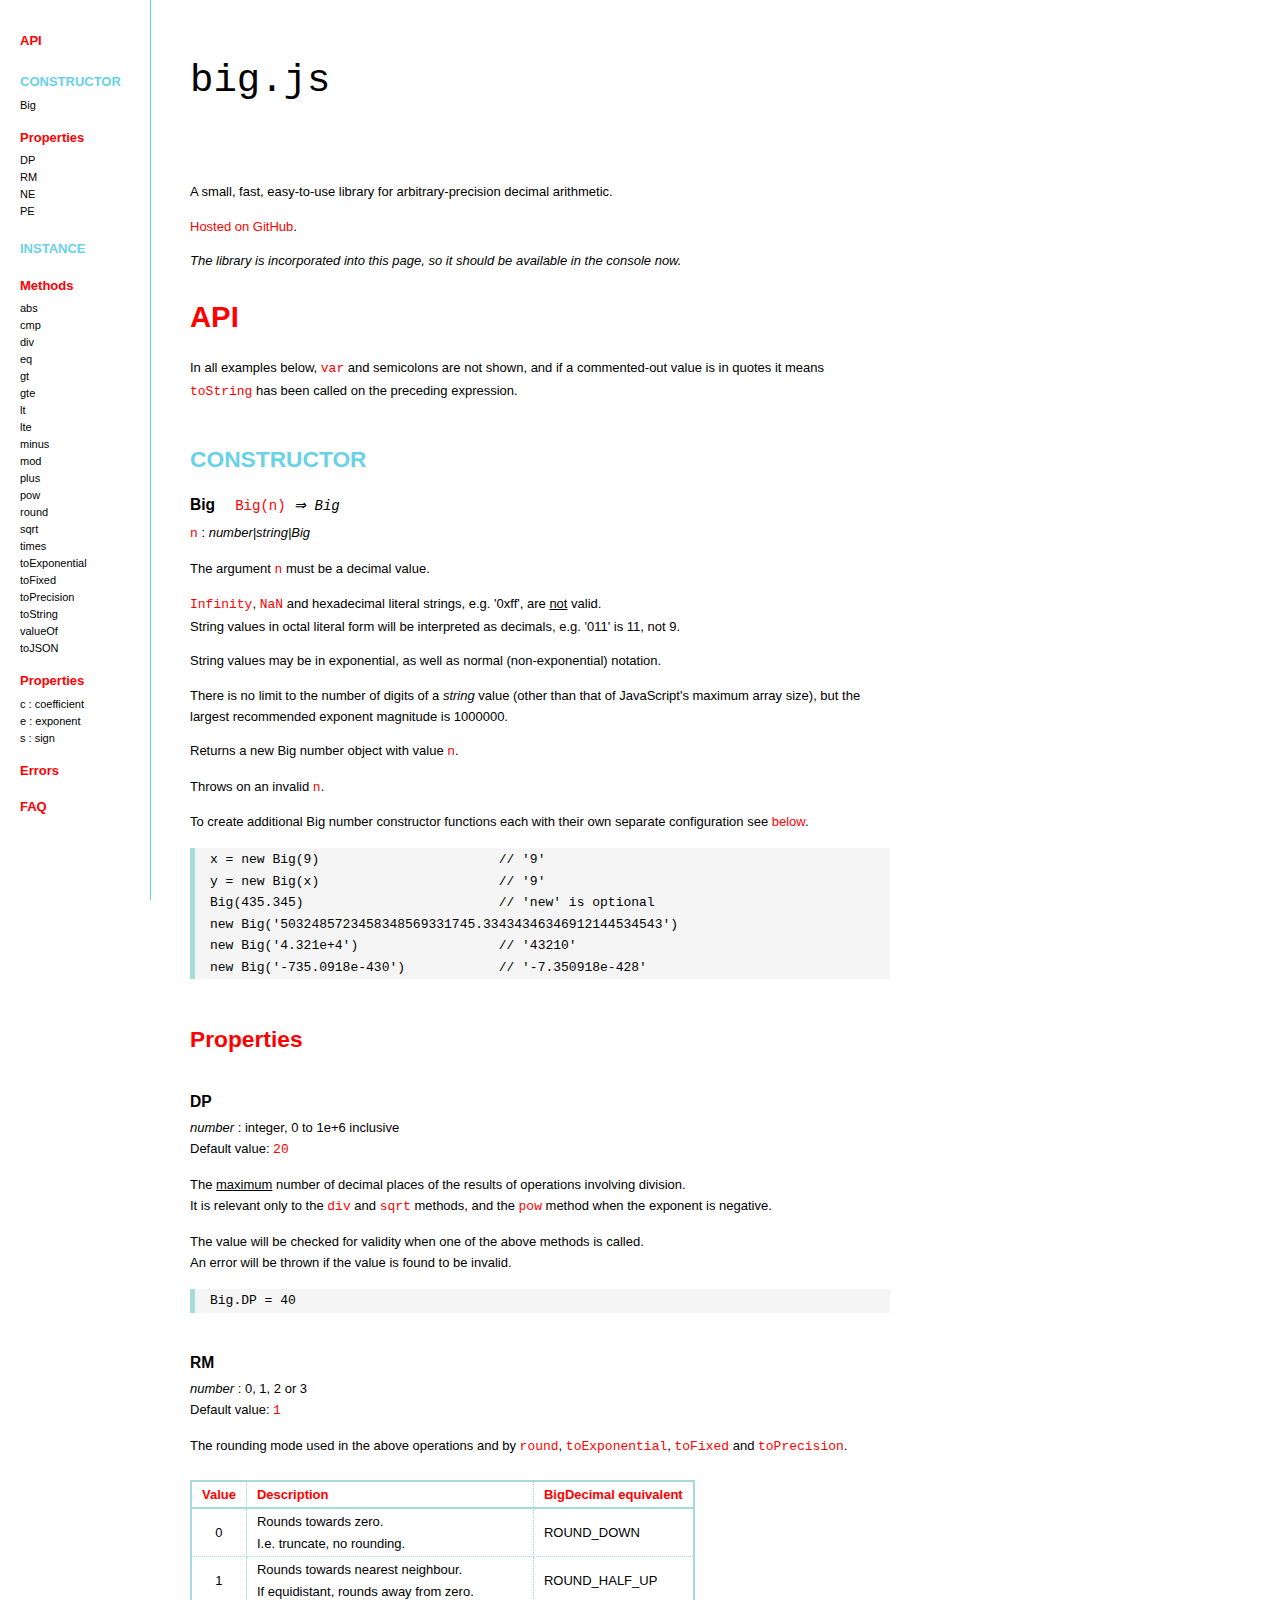
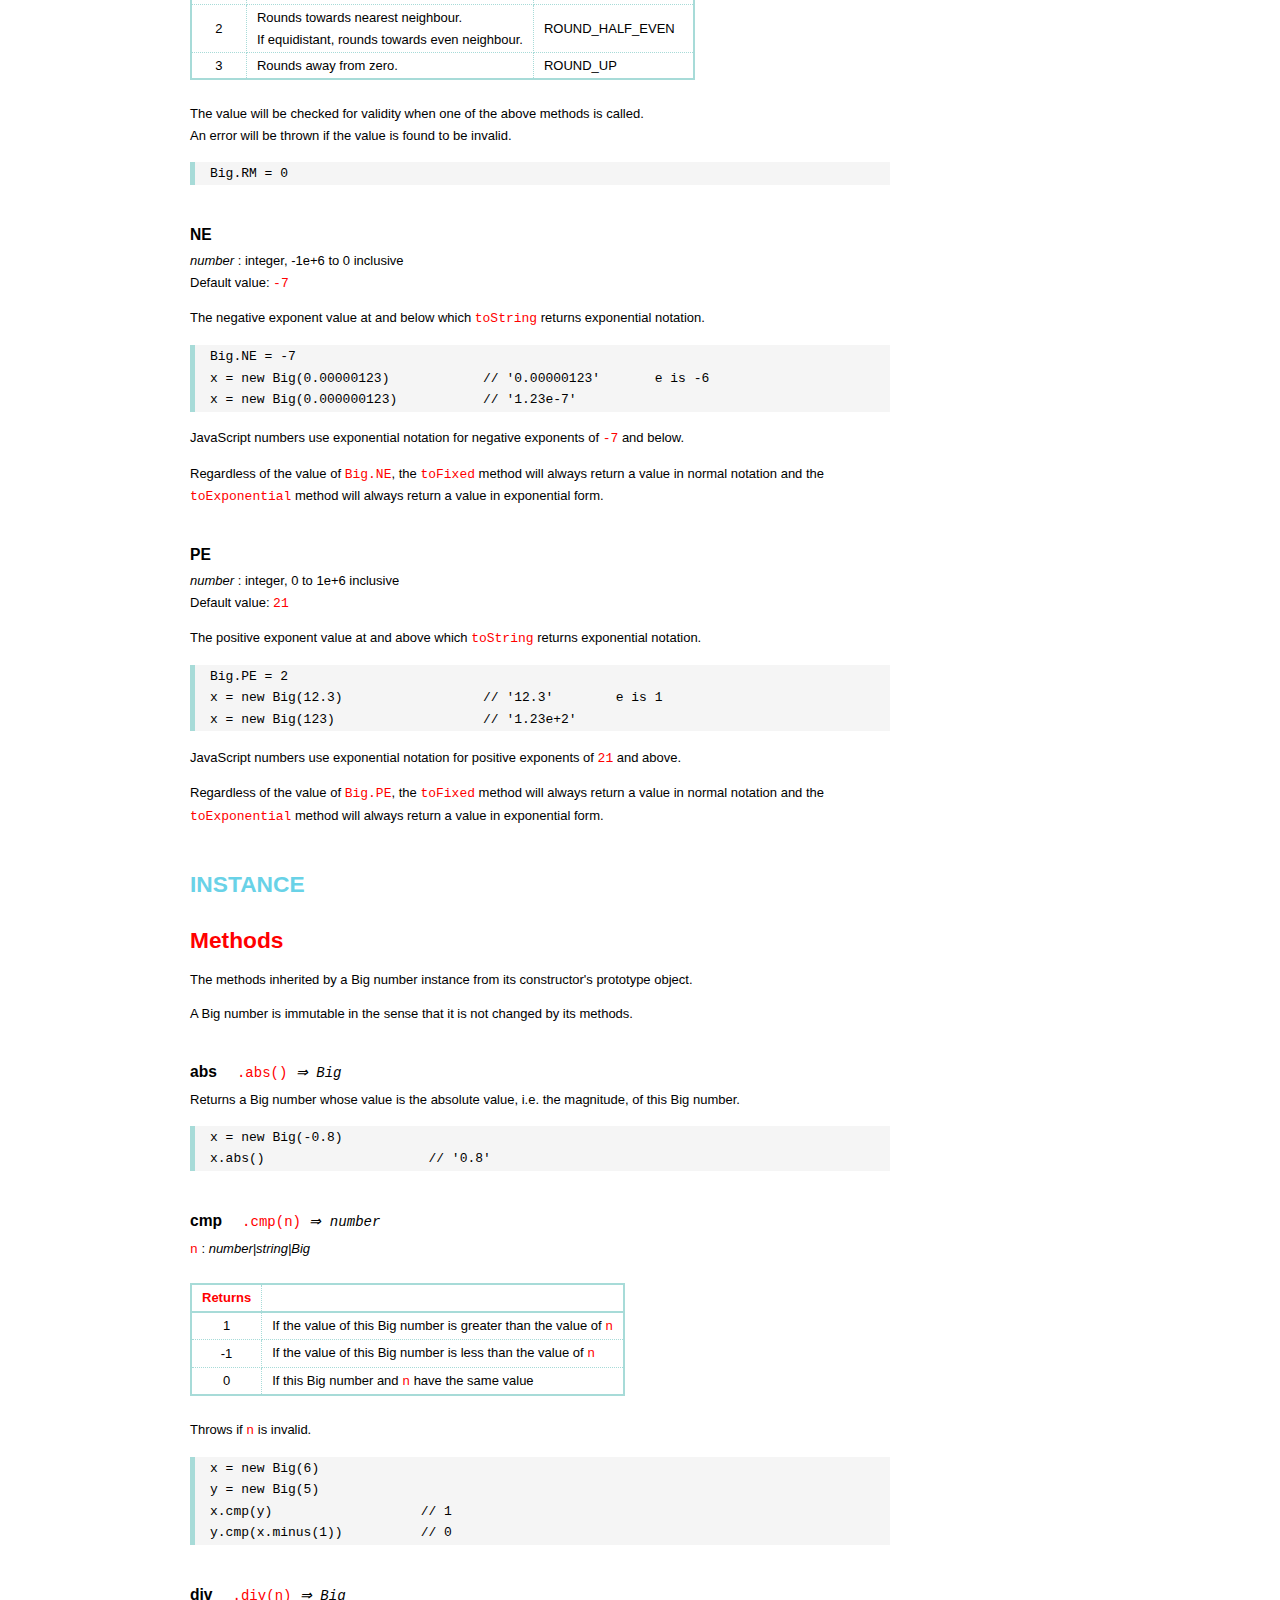
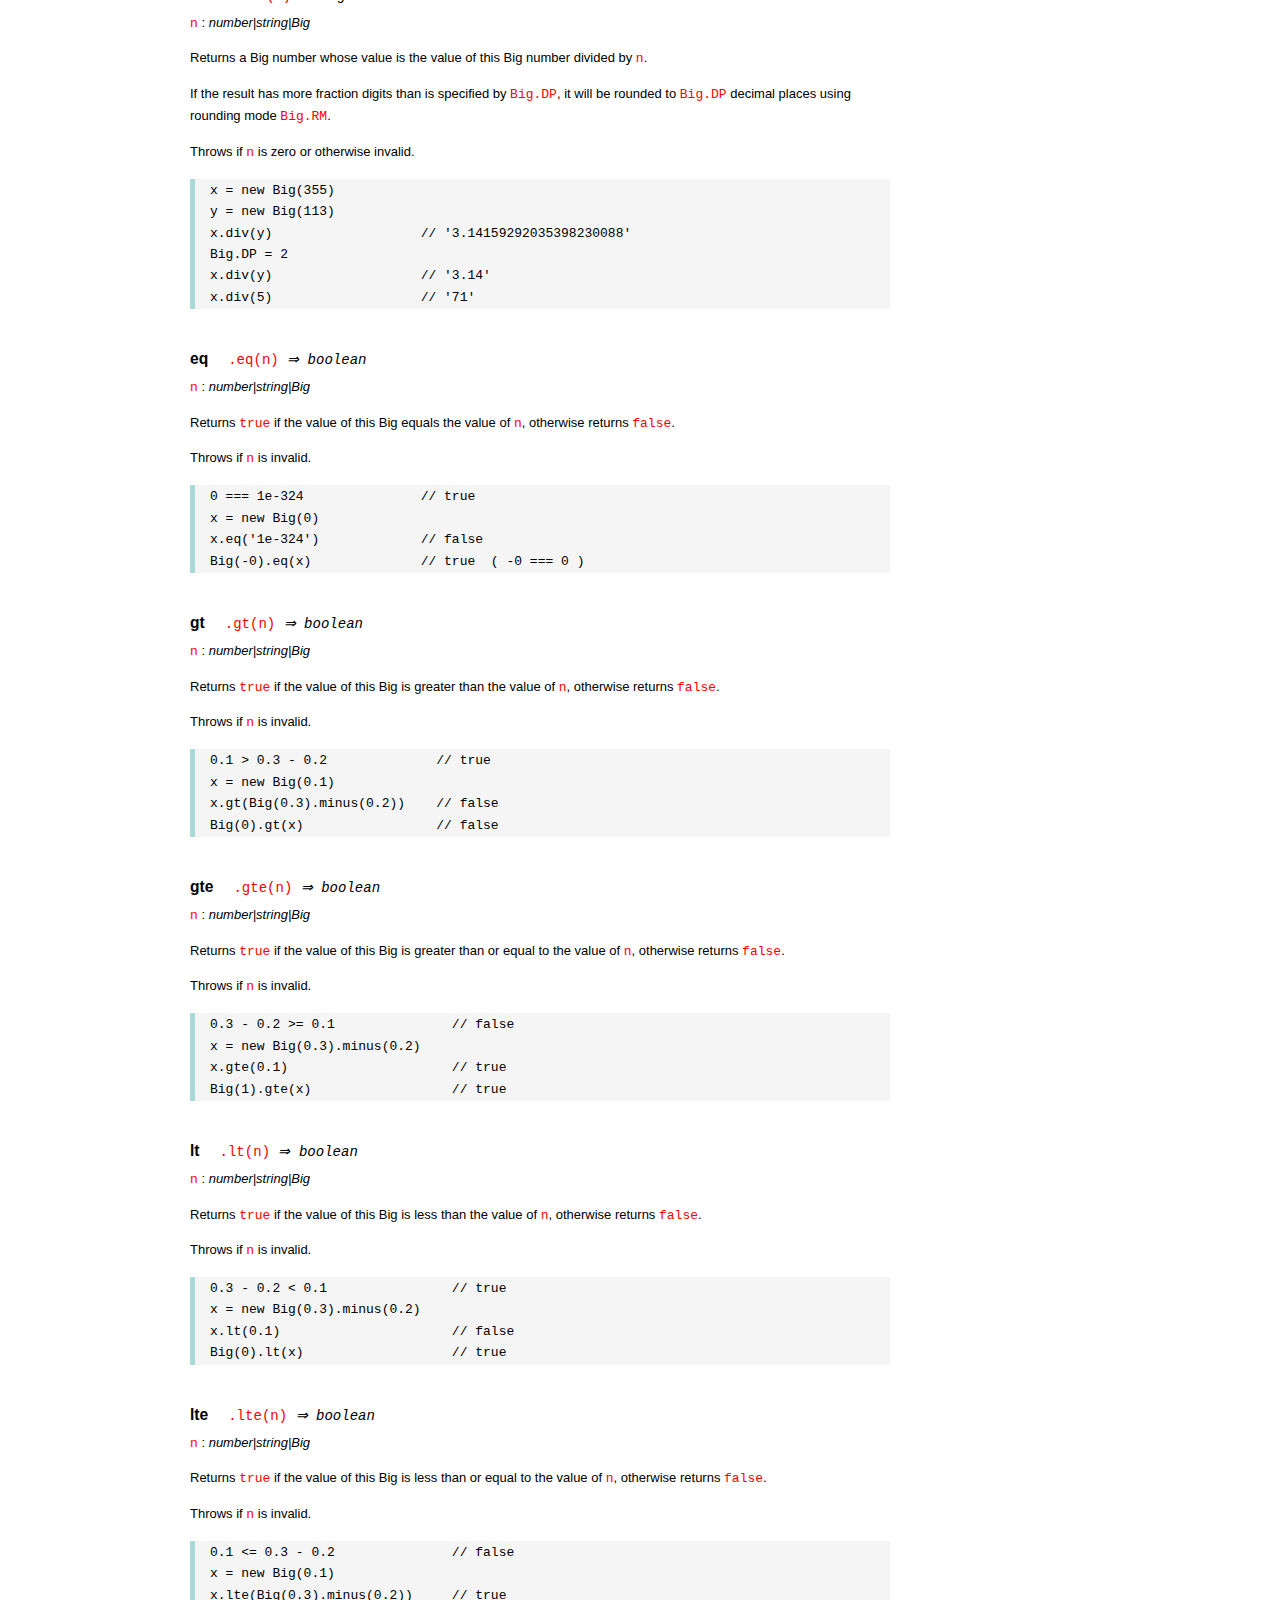
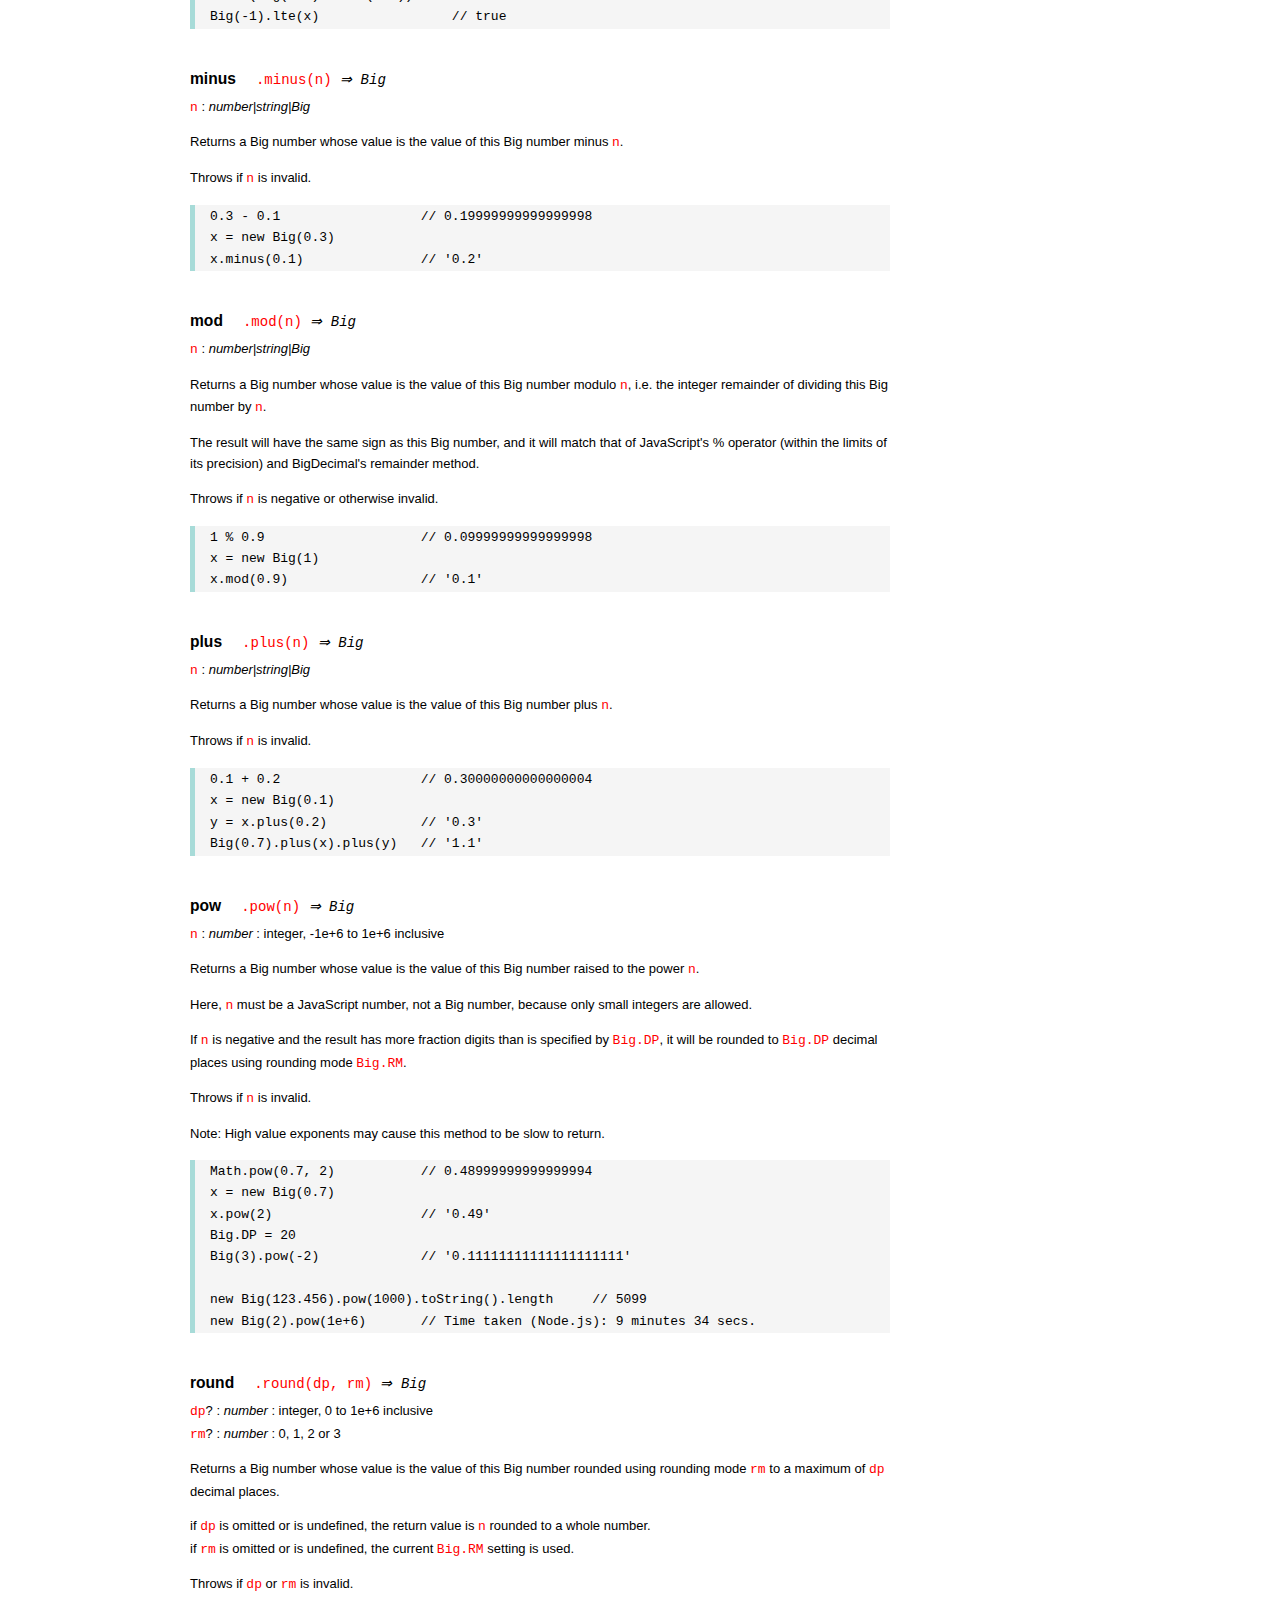
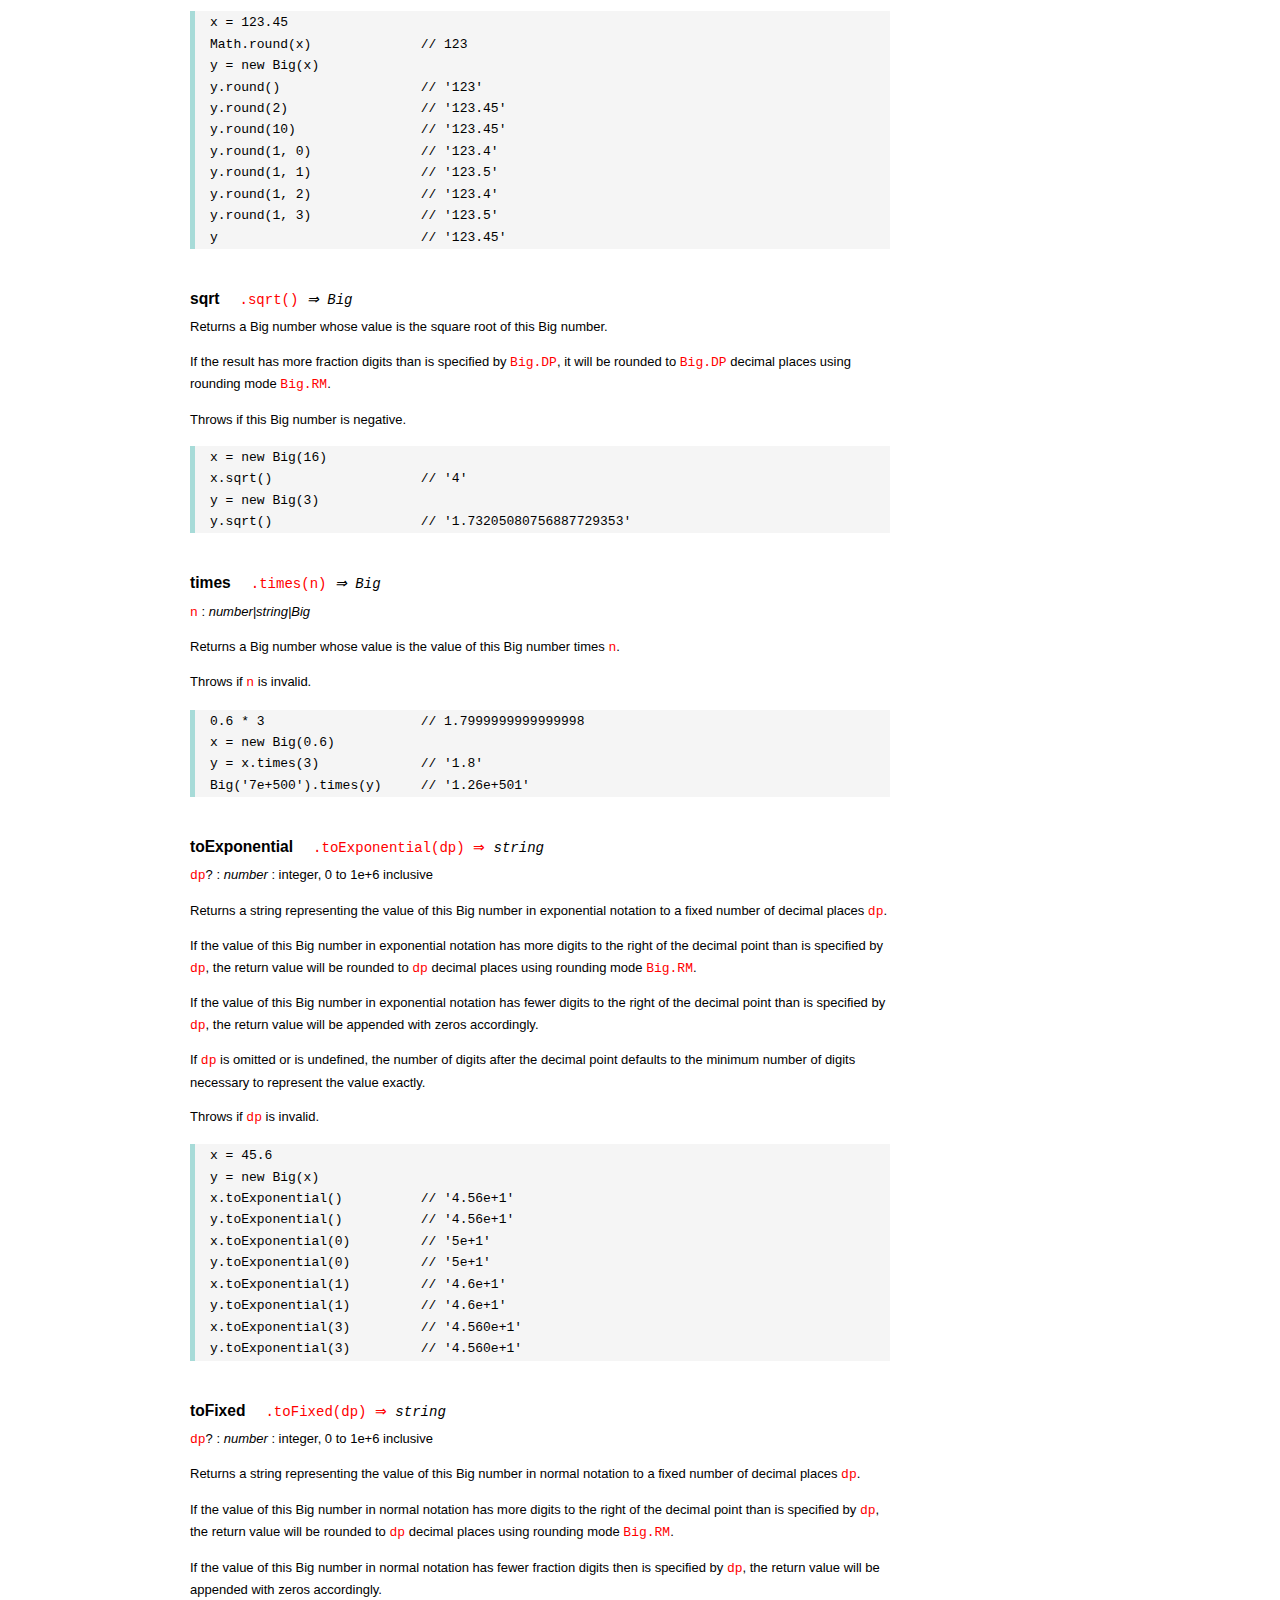
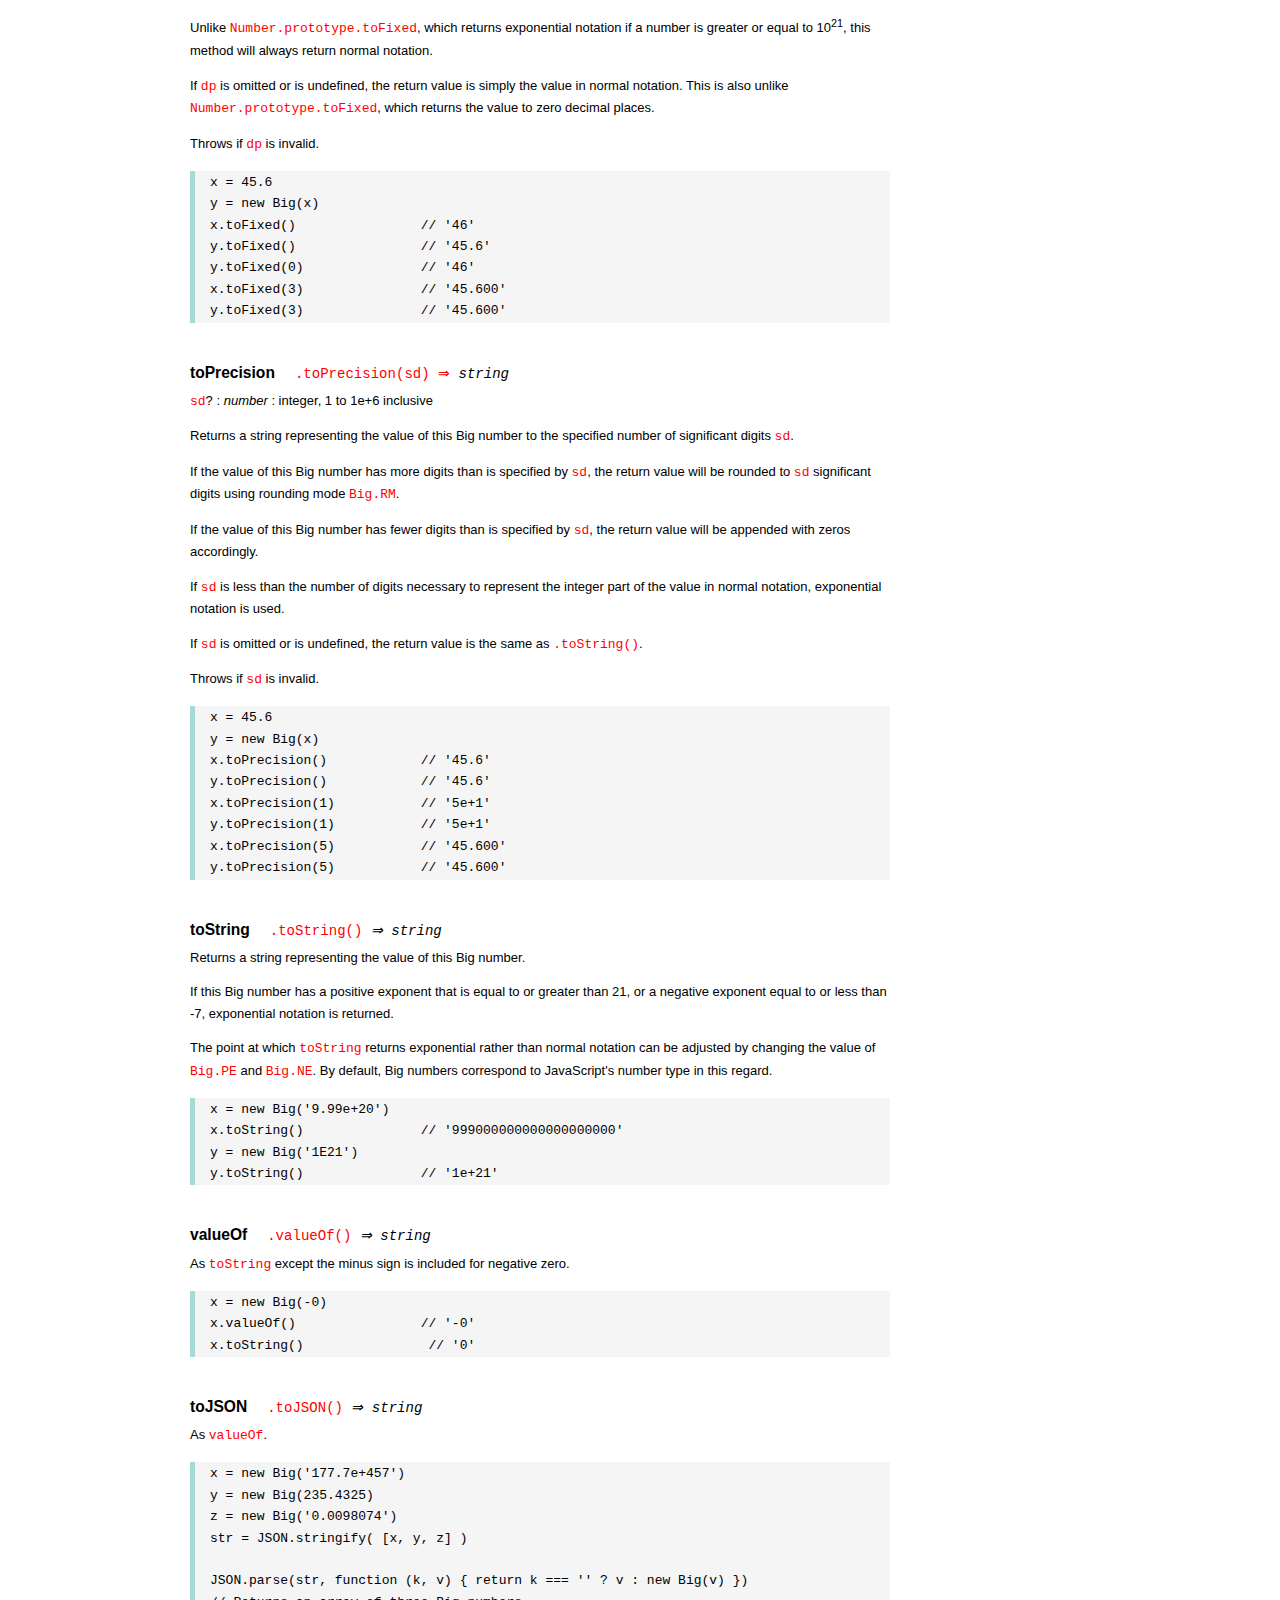
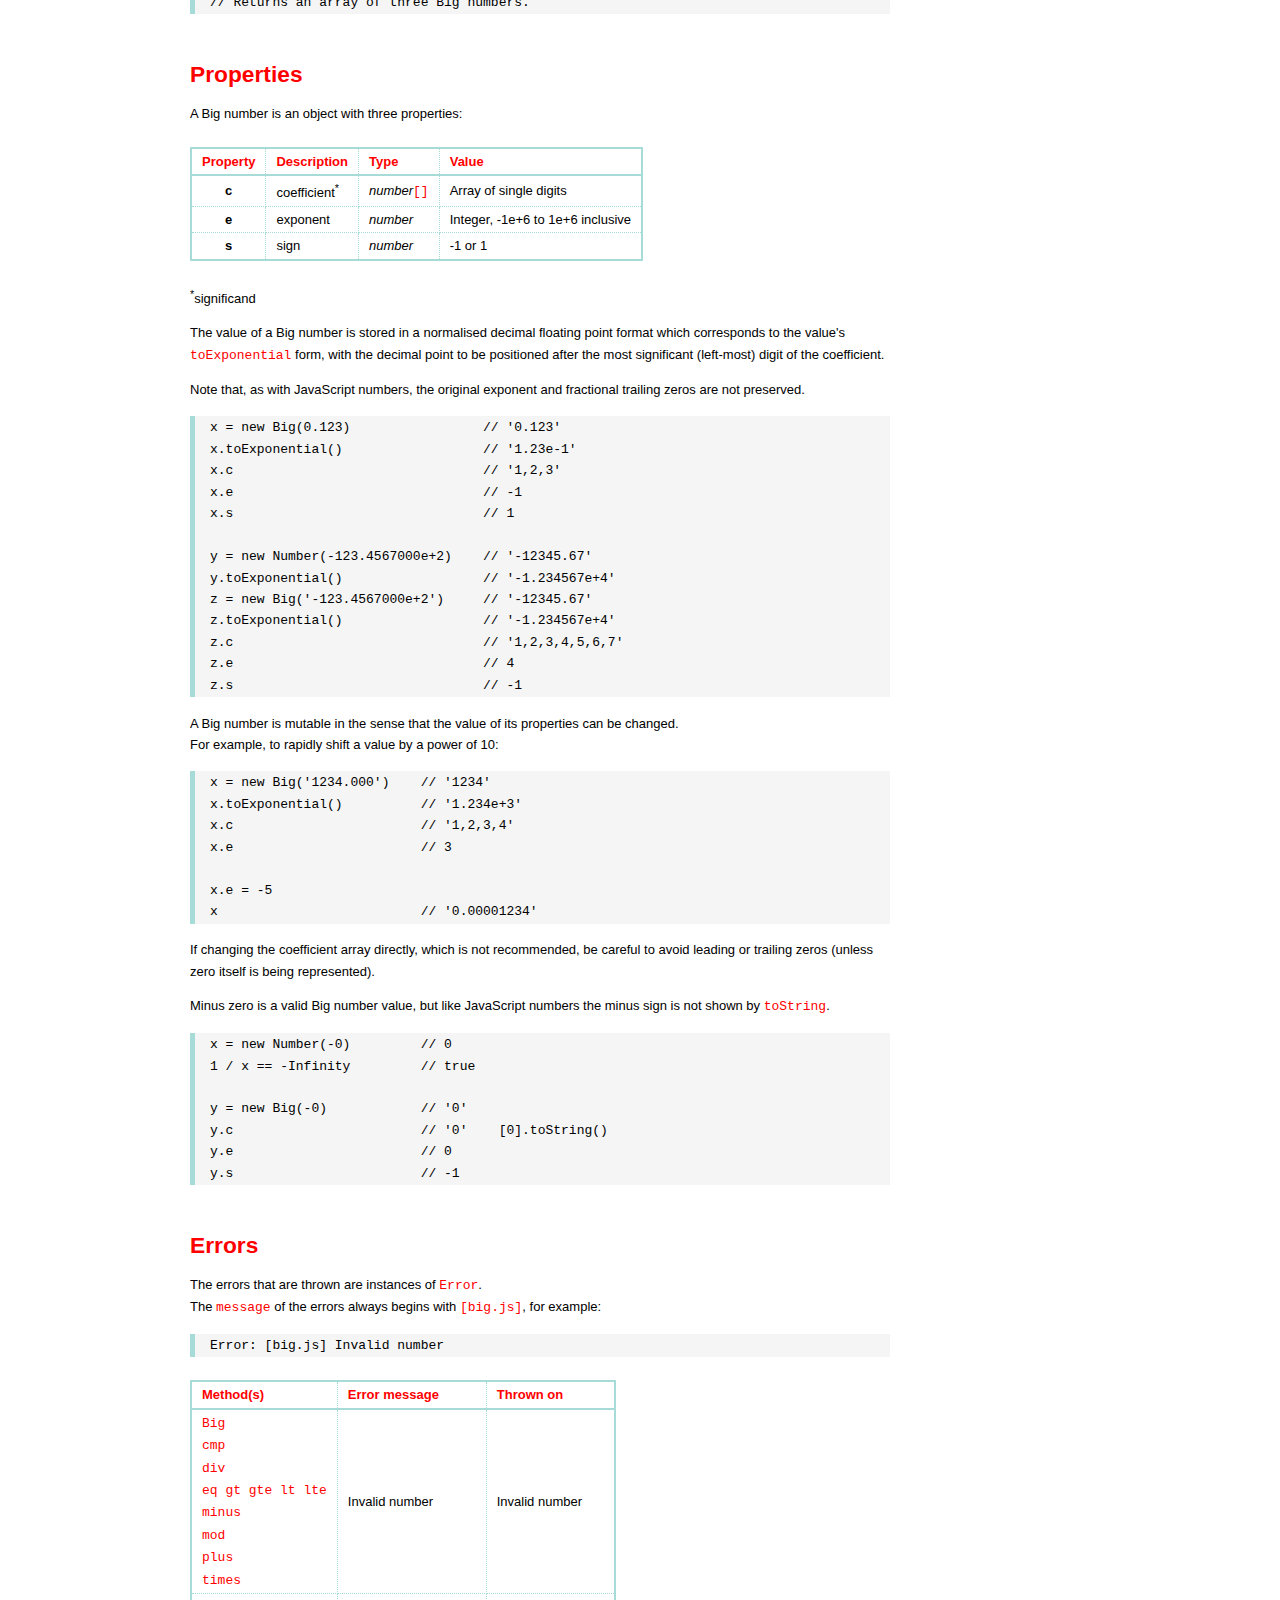
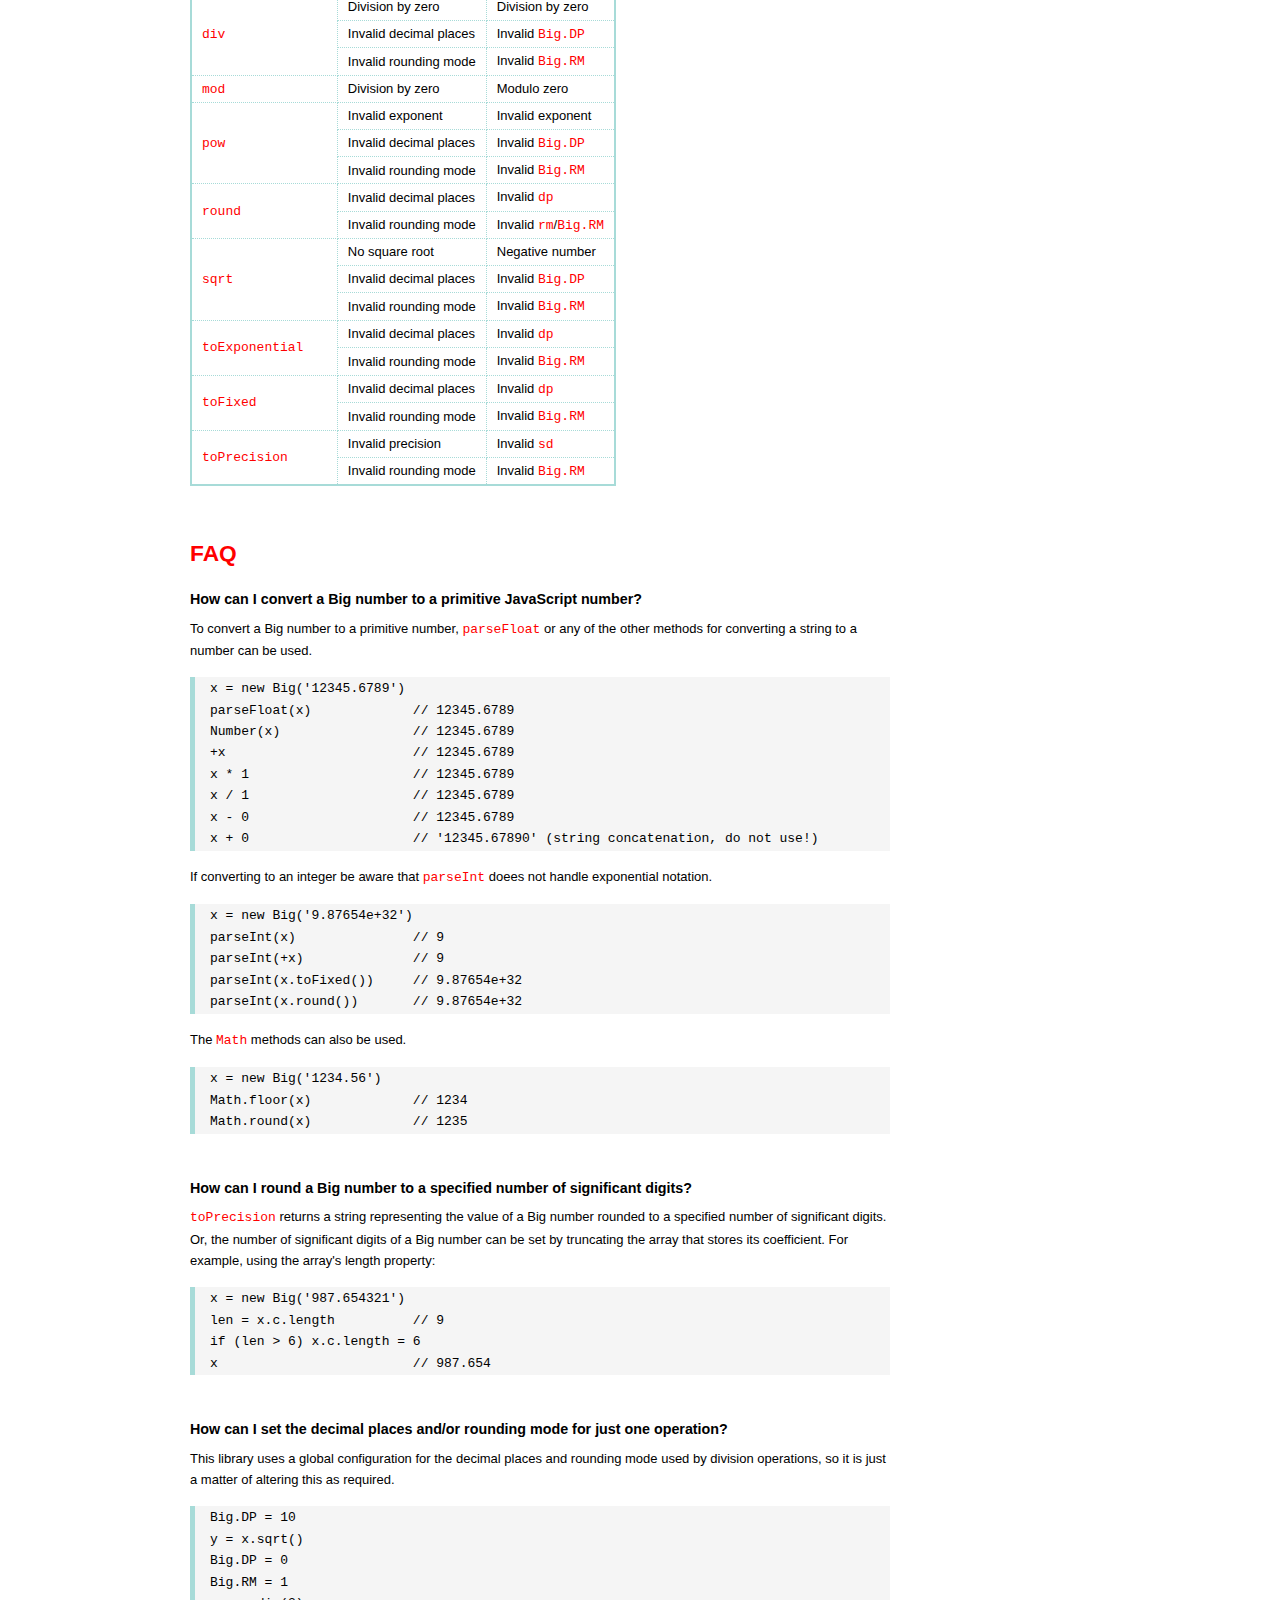
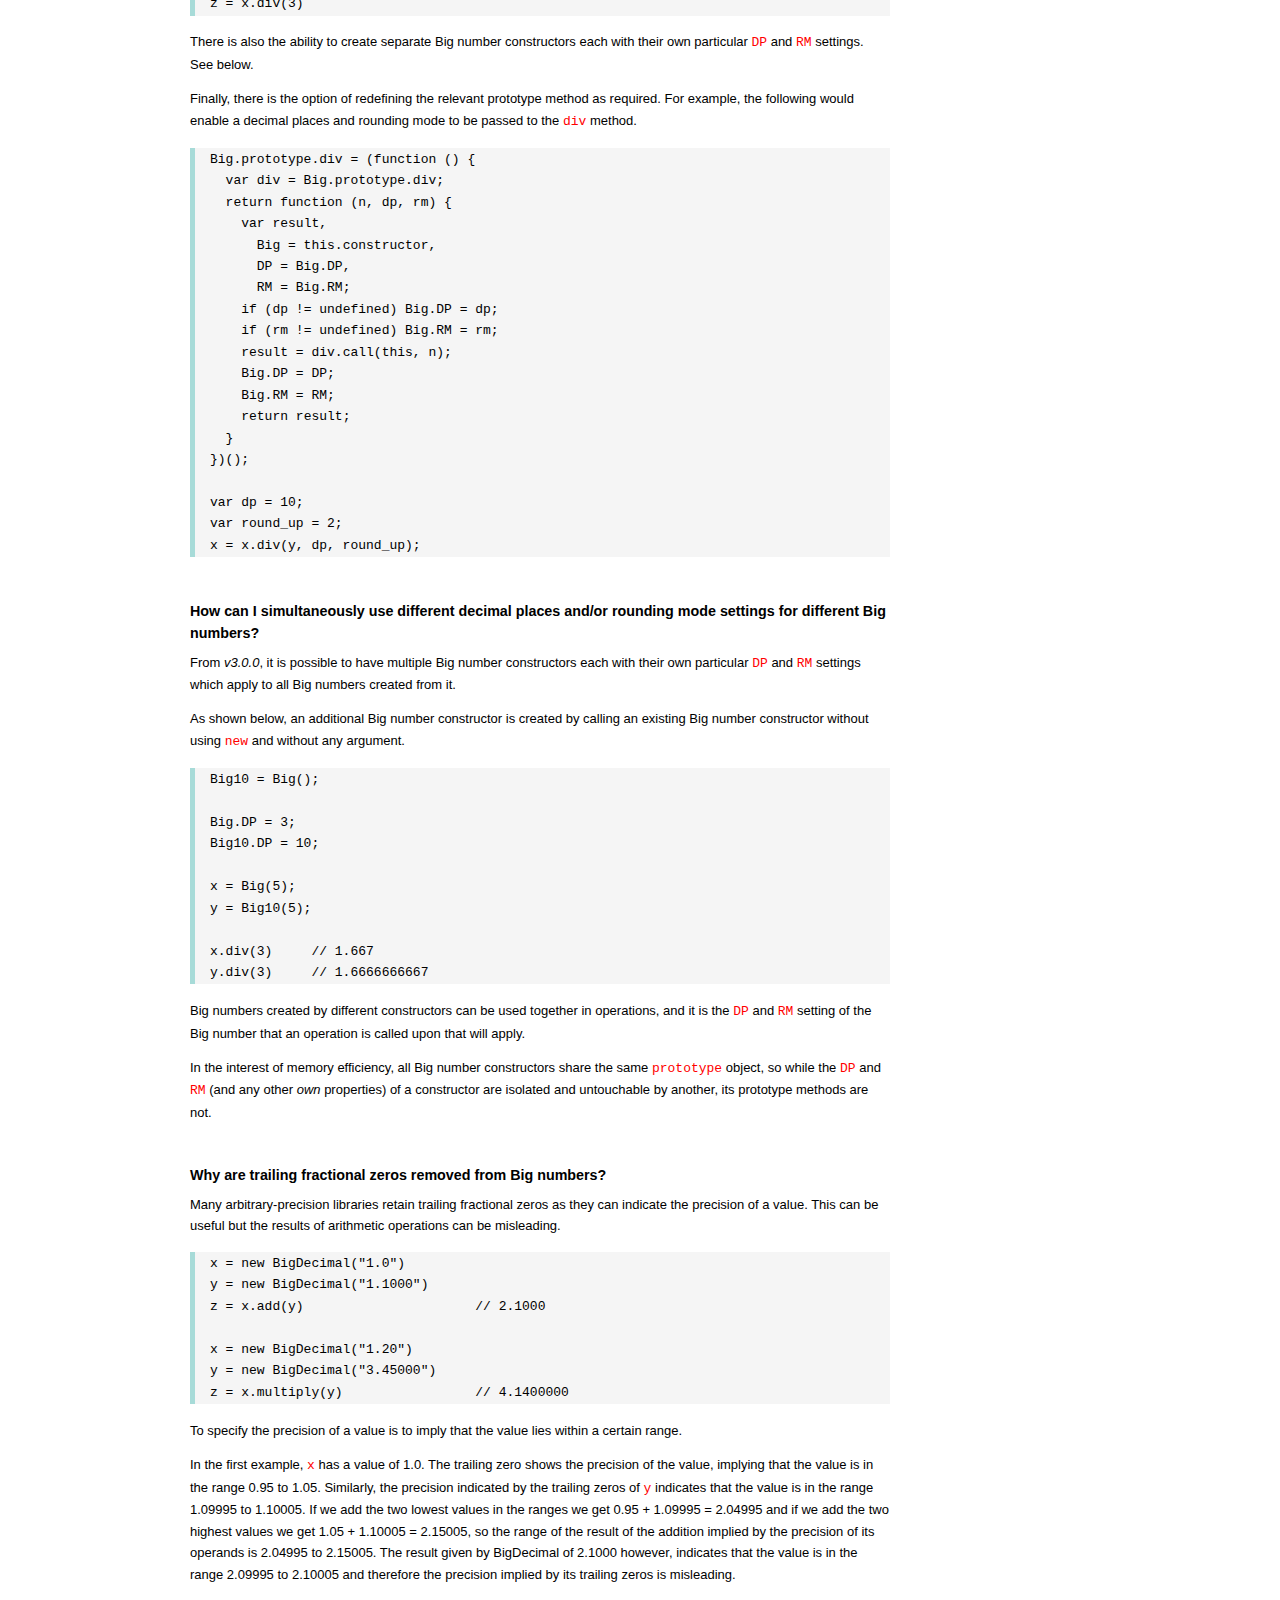
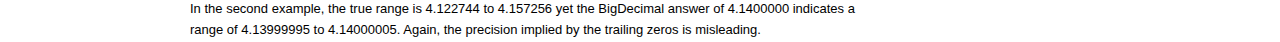
<file: js/big.js-master/docs/legacy/v5.0.x.html>
<!DOCTYPE HTML>
<html>
<head>
  <meta charset="utf-8">
  <meta name="Author" content="M Mclaughlin">
  <title>big.js API</title>
  <style>
html{font-family:sans-serif;font-size:100%}
body{font-family:"Helvetica Neue",Helvetica,Arial,sans-serif;font-size:13px;
  line-height:1.65em;background:#fff;min-height:100%;margin:0}
body,i{color:#000}
.nav{background:#fff;position:fixed;top:0;bottom:0;left:0;width:130px;
  overflow-y:auto;padding:15px 0 30px 20px; border-right: 1px solid #69d2e7}
div.container{width:700px;margin:30px 0 50px 190px}
p{margin:0 0 1em;width:700px}
pre,ul{margin:1em 0}
h1,h2,h3,h4,h5{margin:0;padding:1.5em 0 0}
h1,h2{padding:.75em 0 1em}
h1{font:400 3em Consolas, monaco, monospace;color:#000;margin-bottom:1em}
h2{font-size:2.25em;color:#f00}
h3{font-size:1.75em;color:#69d2e7}
h4{font-size:1.75em;color:#f00;padding-bottom:.75em}
h5{font-size:1.2em;padding-bottom:.3em}
h6{font-size:1.1em;margin:0;padding:0.5em 0}
b{font-weight:700}
a,a:visited{color:#f00;text-decoration:none}
a:active,a:hover{outline:0;text-decoration:underline}
a:hover{text-decoration:underline}
.nav a,.nav b,.nav a:visited{display:block;color:#f00;font-weight:700;
  margin-top:15px}
.nav b{color:#69d2e7;margin-top:20px;cursor:default;width:auto}
ul{list-style-type:none;padding:0 0 0 20px}
.nav ul{line-height:14px;padding-left:0;margin:5px 0 0}
.nav ul a,.nav ul a:visited{display:inline;color:#000;font-family:Verdana,
  Geneva,sans-serif;font-size:11px;font-weight:400;margin:0}
.inset,ul.inset{margin-left:20px}
code.inset{font-size:.9em}
.nav li{cursor:pointer;width:auto;margin:0 0 3px}
span.alias{font-style:italic;margin-left:20px}
table{border-collapse:collapse;border-spacing:0;border:2px solid #a7dbd8;
  margin:1.75em 0;padding:0}
td,th{text-align:left;margin:0;padding:2px 10px;border:1px dotted #a7dbd8}
th{border-top:2px solid #a7dbd8;border-bottom:2px solid #a7dbd8;color:#f00}
pre{background:#f5f5f5;white-space:pre-wrap;word-wrap:break-word;
  border-left:5px solid #a7dbd8;padding:1px 0 1px 15px;margin:1.2em 0}
code,pre{font-family:Monaco,Consolas,"Lucida Console",monospace;
  font-weight:400}
.end{margin-bottom:25px}
code, .nav-title, .error{color:#f00}
.centre{text-align:center}

  </style>
</head>
<body>

  <div class="nav">

    <a class='nav-title' href="#">API</a>

    <b> CONSTRUCTOR </b>
    <ul>
      <li><a href="#big">Big</a></li>
    </ul>

    <a href="#constructor-properties">Properties</a>
    <ul>
      <li><a href="#dp"     >DP</a></li>
      <li><a href="#rm"     >RM</a></li>
      <li><a href="#eneg"   >NE</a></li>
      <li><a href="#epos"   >PE</a></li>
    </ul>

    <b> INSTANCE </b>

    <a href="#prototype-methods">Methods</a>
    <ul>
      <li><a href="#abs"    >abs</a></li>
      <li><a href="#cmp"    >cmp</a></li>
      <li><a href="#div"    >div</a></li>
      <li><a href="#eq"     >eq</a></li>
      <li><a href="#gt"     >gt</a></li>
      <li><a href="#gte"    >gte</a></li>
      <li><a href="#lt"     >lt</a></li>
      <li><a href="#lte"    >lte</a></li>
      <li><a href="#minus"  >minus</a></li>
      <li><a href="#mod"    >mod</a></li>
      <li><a href="#plus"   >plus</a></li>
      <li><a href="#pow"    >pow</a></li>
      <li><a href="#round"  >round</a></li>
      <li><a href="#sqrt"   >sqrt</a></li>
      <li><a href="#times"  >times</a></li>
      <li><a href="#toE"    >toExponential</a></li>
      <li><a href="#toF"    >toFixed</a></li>
      <li><a href="#toP"    >toPrecision</a></li>
      <li><a href="#toS"    >toString</a></li>
      <li><a href="#valueOf">valueOf</a></li>
      <li><a href="#toJSON" >toJSON</a></li>
    </ul>

    <a href="#instance-properties">Properties</a>
    <ul>
      <li><a href="#coefficient">c : coefficient</a></li>
      <li><a href="#exponent"   >e : exponent</a></li>
      <li><a href="#sign"       >s : sign</a></li>
    </ul>

    <a href="#Errors">Errors</a>

    <a class='end' href="#faq">FAQ</a>

  </div>

  <div class="container">

    <h1>big.js</h1>

    <p>
      A small, fast, easy-to-use library for arbitrary-precision decimal
      arithmetic.
    </p>

    <p><a href="https://github.com/MikeMcl/big.js/">Hosted on GitHub</a>.</p>
    <p>
      <i>
        The library is incorporated into this page, so it should be available in
        the console now.
      </i>
    </p>

    <h2>API</h2>

    <p>
      In all examples below, <code>var</code> and semicolons are not shown, and
      if a commented-out value is in quotes it means <code>toString</code> has
      been called on the preceding expression.
    </p>



    <h3>CONSTRUCTOR</h3>

    <h5 id="big">
      Big<code class='inset'>Big(n) <i>&rArr; Big</i></code>
    </h5>
    <p><code>n</code> : <i>number|string|Big</i></p>
    <p>The argument <code>n</code> must be a decimal value.</p>
    <p>
      <code>Infinity</code>, <code>NaN</code> and hexadecimal literal
      strings, e.g. '0xff', are <u>not</u> valid.<br>
      String values in octal literal form will be interpreted as decimals,
      e.g. '011' is 11, not 9.
    </p>
    <p>
      String values may be in exponential, as well as normal (non-exponential)
      notation.
    </p>
    <p>
      There is no limit to the number of digits of a <em>string</em> value
      (other than that of JavaScript's maximum array size), but the largest
      recommended exponent magnitude is 1000000.
    </p>
    <p>Returns a new Big number object with value <code>n</code>.</p>
    <p>Throws on an invalid <code>n</code>.</p>
    <p>
      To create additional Big number constructor functions each with their own
      separate configuration see <a href='#multiple'>below</a>.
    </p>
    <pre>
x = new Big(9)                       // '9'
y = new Big(x)                       // '9'
Big(435.345)                         // 'new' is optional
new Big('5032485723458348569331745.33434346346912144534543')
new Big('4.321e+4')                  // '43210'
new Big('-735.0918e-430')            // '-7.350918e-428'</pre>



    <h4 id="constructor-properties">Properties</h4>

    <h5 id="dp">DP</h5>
    <p>
      <i>number</i> : integer, 0 to 1e+6 inclusive<br />
      Default value: <code>20</code>
    </p>
    <p>
      The <u>maximum</u> number of decimal places of the results of operations
      involving division.<br />
      It is relevant only to the <code>div</code> and <code>sqrt</code> methods,
      and the <code>pow</code> method when the exponent is negative.
    </p>
    <p>
      The value will be checked for validity when one of the above methods is
      called.<br /> An error will be thrown if the value is found to be invalid.
    </p>
    <pre>Big.DP = 40</pre>



    <h5 id="rm">RM</h5>
    <p>
      <i>number</i> : 0, 1, 2 or 3<br />
      Default value: <code>1</code>
    </p>
    <p>
      The rounding mode used in the above operations and by
      <a href='#round'><code>round</code></a>,
      <a href='#toE'><code>toExponential</code></a>,
      <a href='#toF'><code>toFixed</code></a> and
      <a href='#toP'><code>toPrecision</code></a>.
    </p>
    <table>
      <tr>
        <th>Value</th>
        <th>Description</th>
        <th>BigDecimal equivalent</th>
      </tr>
      <tr>
        <td class='centre'>0</td>
        <td>
          Rounds towards zero.<br />
          I.e. truncate, no rounding.
        </td>
        <td id="round-down">ROUND_DOWN</td>
      </tr>
      <tr>
        <td class='centre'>1</td>
        <td>
          Rounds towards nearest neighbour.<br />
          If equidistant, rounds away from zero.
        </td>
        <td id="round-half-up">ROUND_HALF_UP</td>
      </tr>
      <tr>
        <td class='centre'>2</td>
        <td>
          Rounds towards nearest neighbour.<br />
          If equidistant, rounds towards even neighbour.
        </td>
        <td id="round-half-even">ROUND_HALF_EVEN</td>
      </tr>
      <tr>
        <td class='centre'>3</td>
        <td>Rounds away from zero.</td>
        <td id="round-up">ROUND_UP</td>
      </tr>
    </table>
    <p>
      The value will be checked for validity when one of the above methods is
      called.<br /> An error will be thrown if the value is found to be invalid.
    </p>
    <pre>Big.RM = 0</pre>



    <h5 id="eneg">NE</h5>
    <p>
      <i>number</i> : integer, -1e+6 to 0 inclusive<br />
      Default value: <code>-7</code>
    </p>
    <p>
      The negative exponent value at and below which
      <a href='#toS'><code>toString</code></a> returns exponential notation.
    </p>
    <pre>
Big.NE = -7
x = new Big(0.00000123)            // '0.00000123'       e is -6
x = new Big(0.000000123)           // '1.23e-7'</pre>
    <p>
      JavaScript numbers use exponential notation for negative exponents of
      <code>-7</code> and below.
    </p>
    <p>
      Regardless of the value of <code>Big.NE</code>, the
      <a href='#toF'><code>toFixed</code></a> method will always return a value
      in normal notation and the <a href='#toE'><code>toExponential</code></a>
      method will always return a value in exponential form.
    </p>



    <h5 id="epos">PE</h5>
    <p>
      <i>number</i> : integer, 0 to 1e+6 inclusive<br />
      Default value: <code>21</code>
    </p>
    <p>
      The positive exponent value at and above which
      <a href='#toS'><code>toString</code></a> returns exponential notation.
    </p>
    <pre>
Big.PE = 2
x = new Big(12.3)                  // '12.3'        e is 1
x = new Big(123)                   // '1.23e+2'</pre>
    <p>
      JavaScript numbers use exponential notation for positive exponents of
      <code>21</code> and above.
    </p>
    <p>
      Regardless of the value of <code>Big.PE</code>, the
      <a href='#toF'><code>toFixed</code></a> method will always return a value
      in normal notation and the <a href='#toE'><code>toExponential</code></a>
      method will always return a value in exponential form.
    </p>



    <h3>INSTANCE</h3>

    <h4 id="prototype-methods">Methods</h4>
    <p>
      The methods inherited by a Big number instance from its constructor's
      prototype object.
    </p>
    <p>
      A Big number is immutable in the sense that it is not changed by its
      methods.
    </p>



    <h5 id="abs">abs<code class='inset'>.abs() <i>&rArr; Big</i></code></h5>
    <p>
      Returns a Big number whose value is the absolute value, i.e. the
      magnitude, of this Big number.
    </p>
    <pre>
x = new Big(-0.8)
x.abs()                     // '0.8'</pre>



    <h5 id="cmp">
      cmp<code class='inset'>.cmp(n) <i>&rArr; number</i></code>
    </h5>
    <p><code>n</code> : <i>number|string|Big</i><br /></p>
    <table>
      <tr>
        <th>Returns</th>
        <th colspan=2>&nbsp;</th>
      </tr>
      <tr>
        <td class='centre'>1</td>
        <td>
          If the value of this Big number is greater than the value of
          <code>n</code>
        </td>
      </tr>
      <tr>
        <td class='centre'>-1</td>
        <td>
          If the value of this Big number is less than the value of
          <code>n</code>
        </td>
      </tr>
      <tr>
        <td class='centre'>0</td>
        <td>If this Big number and <code>n</code> have the same value</td>
      </tr>
    </table>
    <p>Throws if <code>n</code> is invalid.</p>
    <pre>
x = new Big(6)
y = new Big(5)
x.cmp(y)                   // 1
y.cmp(x.minus(1))          // 0</pre>



    <h5 id="div">div<code class='inset'>.div(n) <i>&rArr; Big</i></code></h5>
    <p><code>n</code> : <i>number|string|Big</i><br /></p>
    <p>
      Returns a Big number whose value is the value of this Big number divided
      by <code>n</code>.
    </p>
    <p>
      If the result has more fraction digits than is specified by
      <a href='#dp'><code>Big.DP</code></a>, it will be rounded to
      <a href='#dp'><code>Big.DP</code></a> decimal places using rounding mode
      <a href='#rm'><code>Big.RM</code></a>.
    </p>
    <p>Throws if <code>n</code> is zero or otherwise invalid.</p>
    <pre>
x = new Big(355)
y = new Big(113)
x.div(y)                   // '3.14159292035398230088'
Big.DP = 2
x.div(y)                   // '3.14'
x.div(5)                   // '71'</pre>






    <h5 id="eq">eq<code class='inset'>.eq(n) <i>&rArr; boolean</i></code></h5>
    <p><code>n</code> : <i>number|string|Big</i></p>
    <p>
      Returns <code>true</code> if the value of this Big equals the value
      of <code>n</code>, otherwise returns <code>false</code>.
    </p>
    <p>Throws if <code>n</code> is invalid.</p>
    <pre>
0 === 1e-324               // true
x = new Big(0)
x.eq('1e-324')             // false
Big(-0).eq(x)              // true  ( -0 === 0 )</pre>



    <h5 id="gt">
      gt<code class='inset'>.gt(n) <i>&rArr; boolean</i></code>
    </h5>
    <p><code>n</code> : <i>number|string|Big</i></p>
    <p>
      Returns <code>true</code> if the value of this Big is greater than
      the value of <code>n</code>, otherwise returns <code>false</code>.
    </p>
    <p>Throws if <code>n</code> is invalid.</p>
    <pre>
0.1 &gt; 0.3 - 0.2              // true
x = new Big(0.1)
x.gt(Big(0.3).minus(0.2))    // false
Big(0).gt(x)                 // false</pre>



    <h5 id="gte">
      gte<code class='inset'>.gte(n) <i>&rArr; boolean</i></code>
    </h5>
    <p><code>n</code> : <i>number|string|Big</i></p>
    <p>
      Returns <code>true</code> if the value of this Big is greater than
      or equal to the value of <code>n</code>, otherwise returns
      <code>false</code>.
    </p>
    <p>Throws if <code>n</code> is invalid.</p>
    <pre>
0.3 - 0.2 &gt;= 0.1               // false
x = new Big(0.3).minus(0.2)
x.gte(0.1)                     // true
Big(1).gte(x)                  // true</pre>



    <h5 id="lt">
      lt<code class='inset'>.lt(n) <i>&rArr; boolean</i></code>
    </h5>
    <p><code>n</code> : <i>number|string|Big</i></p>
    <p>
      Returns <code>true</code> if the value of this Big is less than the
      value of <code>n</code>, otherwise returns <code>false</code>.
    </p>
    <p>Throws if <code>n</code> is invalid.</p>
    <pre>
0.3 - 0.2 &lt; 0.1                // true
x = new Big(0.3).minus(0.2)
x.lt(0.1)                      // false
Big(0).lt(x)                   // true</pre>



    <h5 id="lte">
      lte<code class='inset'>.lte(n) <i>&rArr; boolean</i></code>
    </h5>
    <p><code>n</code> : <i>number|string|Big</i></p>
    <p>
      Returns <code>true</code> if the value of this Big is less than or
      equal to the value of <code>n</code>, otherwise returns
      <code>false</code>.
    </p>
    <p>Throws if <code>n</code> is invalid.</p>
    <pre>
0.1 &lt;= 0.3 - 0.2               // false
x = new Big(0.1)
x.lte(Big(0.3).minus(0.2))     // true
Big(-1).lte(x)                 // true</pre>



    <h5 id="minus">
      minus<code class='inset'>.minus(n) <i>&rArr; Big</i></code>
    </h5>
    <p><code>n</code> : <i>number|string|Big</i></p>
    <p>
      Returns a Big number whose value is the value of this Big number minus
      <code>n</code>.
    </p>
    <p>Throws if <code>n</code> is invalid.</p>
    <pre>
0.3 - 0.1                  // 0.19999999999999998
x = new Big(0.3)
x.minus(0.1)               // '0.2'</pre>



    <h5 id="mod">mod<code class='inset'>.mod(n) <i>&rArr; Big</i></code></h5>
    <p><code>n</code> : <i>number|string|Big</i></p>
    <p>
      Returns a Big number whose value is the value of this Big number modulo
      <code>n</code>, i.e. the integer remainder of dividing this Big number by
      <code>n</code>.
    </p>
    <p>
      The result will have the same sign as this Big number, and it will match
      that of JavaScript's % operator (within the limits of its precision) and
      BigDecimal's remainder method.
    </p>
     <p>Throws if <code>n</code> is negative or otherwise invalid.</p>
    <pre>
1 % 0.9                    // 0.09999999999999998
x = new Big(1)
x.mod(0.9)                 // '0.1'</pre>



    <h5 id="plus">
      plus<code class='inset'>.plus(n) <i>&rArr; Big</i></code>
    </h5>
    <p><code>n</code> : <i>number|string|Big</i></p>
    <p>
      Returns a Big number whose value is the value of this Big number plus
      <code>n</code>.
    </p>
    <p>Throws if <code>n</code> is invalid.</p>
    <pre>
0.1 + 0.2                  // 0.30000000000000004
x = new Big(0.1)
y = x.plus(0.2)            // '0.3'
Big(0.7).plus(x).plus(y)   // '1.1'</pre>



     <h5 id="pow">pow<code class='inset'>.pow(n) <i>&rArr; Big</i></code>
    </h5>
    <p>
      <code>n</code> : <i>number</i> : integer, -1e+6 to 1e+6 inclusive
    </p>
    <p>
      Returns a Big number whose value is the value of this Big number raised to
      the power <code>n</code>.
    </p>
    <p>
      Here, <code>n</code> must be a JavaScript number, not a Big number,
      because only small integers are allowed.
    </p>
    <p>
      If <code>n</code> is negative and the result has more fraction digits
      than is specified by <a href='#dp'><code>Big.DP</code></a>, it will be
      rounded to <a href='#dp'><code>Big.DP</code></a> decimal places using
      rounding mode <a href='#rm'><code>Big.RM</code></a>.
    </p>
    <p>
      Throws if <code>n</code> is invalid.
    </p>
    <p>
      Note: High value exponents may cause this method to be slow to return.
    </p>
    <pre>
Math.pow(0.7, 2)           // 0.48999999999999994
x = new Big(0.7)
x.pow(2)                   // '0.49'
Big.DP = 20
Big(3).pow(-2)             // '0.11111111111111111111'

new Big(123.456).pow(1000).toString().length     // 5099
new Big(2).pow(1e+6)       // Time taken (Node.js): 9 minutes 34 secs.</pre>



    <h5 id="round">
      round<code class='inset'>.round(dp, rm)
      <i>&rArr; Big</i></code>
    </h5>
    <p>
      <code>dp</code>? : <i>number</i> : integer, 0 to 1e+6 inclusive
      <br />
      <code>rm</code>? : <i>number</i> : 0, 1, 2 or 3
    </p>
    <p>
      Returns a Big number whose value is the value of this Big number rounded
      using rounding mode <code>rm</code> to a maximum of <code>dp</code>
      decimal places.
    </p>
    <p>
      if <code>dp</code> is omitted or is undefined, the return value is
      <code>n</code> rounded to a whole number.<br />
      if <code>rm</code> is omitted or is undefined, the current
      <a href='#rm'><code>Big.RM</code></a> setting is used.
    </p>
    <p>
      Throws if <code>dp</code> or <code>rm</code> is invalid.
    </p>
    <pre>
x = 123.45
Math.round(x)              // 123
y = new Big(x)
y.round()                  // '123'
y.round(2)                 // '123.45'
y.round(10)                // '123.45'
y.round(1, 0)              // '123.4'
y.round(1, 1)              // '123.5'
y.round(1, 2)              // '123.4'
y.round(1, 3)              // '123.5'
y                          // '123.45'</pre>



    <h5 id="sqrt">sqrt<code class='inset'>.sqrt() <i>&rArr; Big</i></code></h5>
    <p>
      Returns a Big number whose value is the square root of this Big number.
    </p>
    <p>
      If the result has more fraction digits than is specified by
      <a href='#dp'><code>Big.DP</code></a>, it will be rounded to
      <a href='#dp'><code>Big.DP</code></a> decimal places using rounding mode
      <a href='#rm'><code>Big.RM</code></a>.
    </p>
    <p>Throws if this Big number is negative.</p>
    <pre>
x = new Big(16)
x.sqrt()                   // '4'
y = new Big(3)
y.sqrt()                   // '1.73205080756887729353'</pre>



    <h5 id="times">
      times<code class='inset'>.times(n) <i>&rArr; Big</i></code>
    </h5>
    <p><code>n</code> : <i>number|string|Big</i><br /></p>
    <p>
      Returns a Big number whose value is the value of this Big number times
      <code>n</code>.
    </p>
    <p>Throws if <code>n</code> is invalid.</p>
    <pre>
0.6 * 3                    // 1.7999999999999998
x = new Big(0.6)
y = x.times(3)             // '1.8'
Big('7e+500').times(y)     // '1.26e+501'</pre>



    <h5 id="toE">
      toExponential<code class='inset'>.toExponential(dp) &rArr;
      <i>string</i></code>
    </h5>
    <p><code>dp</code>? : <i>number</i> : integer, 0 to 1e+6 inclusive</p>
    <p>
      Returns a string representing the value of this Big number in exponential
      notation to a fixed number of decimal places <code>dp</code>.
    </p>
    <p>
      If the value of this Big number in exponential notation has more digits to
      the right of the decimal point than is specified by <code>dp</code>, the
      return value will be rounded to <code>dp</code> decimal places using
      rounding mode <a href='#rm'><code>Big.RM</code></a>.
    </p>
    <p>
      If the value of this Big number in exponential notation has fewer digits
      to the right of the decimal point than is specified by <code>dp</code>,
      the return value will be appended with zeros accordingly.
    </p>
    <p>
      If <code>dp</code> is omitted or is undefined, the number of digits
      after the decimal point defaults to the minimum number of digits
      necessary to represent the value exactly.
    </p>
    <p>
      Throws if <code>dp</code> is invalid.
    </p>
    <pre>
x = 45.6
y = new Big(x)
x.toExponential()          // '4.56e+1'
y.toExponential()          // '4.56e+1'
x.toExponential(0)         // '5e+1'
y.toExponential(0)         // '5e+1'
x.toExponential(1)         // '4.6e+1'
y.toExponential(1)         // '4.6e+1'
x.toExponential(3)         // '4.560e+1'
y.toExponential(3)         // '4.560e+1'</pre>



    <h5 id="toF">
      toFixed<code class='inset'>.toFixed(dp) &rArr;
      <i>string</i></code>
    </h5>
    <p>
      <code>dp</code>? : <i>number</i> : integer, 0 to 1e+6 inclusive
    </p>
    <p>
      Returns a string representing the value of this Big number in normal
      notation to a fixed number of decimal places <code>dp</code>.
    </p>
    <p>
      If the value of this Big number in normal notation has more digits to the
      right of the decimal point than is specified by <code>dp</code>, the
      return value will be rounded to <code>dp</code> decimal places using
      rounding mode <a href='#rm'><code>Big.RM</code></a>.
    </p>
    <p>
      If the value of this Big number in normal notation has fewer fraction
      digits then is specified by <code>dp</code>, the return value will be
      appended with zeros accordingly.
    </p>
    <p>
      Unlike <code>Number.prototype.toFixed</code>, which returns
      exponential notation if a number is greater or equal to 10<sup>21</sup>,
      this method will always return normal notation.
    </p>
    <p>
      If <code>dp</code> is omitted or is undefined, the return value is
      simply the value in normal notation. This is also unlike
      <code>Number.prototype.toFixed</code>, which returns the value to zero
      decimal places.
    </p>
    <p>
      Throws if <code>dp</code> is invalid.
    </p>
    <pre>
x = 45.6
y = new Big(x)
x.toFixed()                // '46'
y.toFixed()                // '45.6'
y.toFixed(0)               // '46'
x.toFixed(3)               // '45.600'
y.toFixed(3)               // '45.600'</pre>



    <h5 id="toP">
      toPrecision<code class='inset'>.toPrecision(sd) &rArr;
      <i>string</i></code>
    </h5>
    <p><code>sd</code>? : <i>number</i> : integer, 1 to 1e+6 inclusive</p>
    <p>
      Returns a string representing the value of this Big number to the
      specified number of significant digits <code>sd</code>.
    </p>
    <p>
      If the value of this Big number has more digits than is specified by
      <code>sd</code>, the return value will be rounded to <code>sd</code>
      significant digits using rounding mode
      <a href='#rm'><code>Big.RM</code></a>.
    </p>
    <p>
      If the value of this Big number has fewer digits than is specified by
      <code>sd</code>, the return value will be appended with zeros accordingly.
    </p>
    <p>
      If <code>sd</code> is less than the number of digits necessary to
      represent the integer part of the value in normal notation,
      exponential notation is used.
    </p>
    <p>
      If <code>sd</code> is omitted or is undefined, the return value is
      the same as <code>.toString()</code>.
    </p>
    <p>
      Throws if <code>sd</code> is invalid.
    </p>
    <pre>
x = 45.6
y = new Big(x)
x.toPrecision()            // '45.6'
y.toPrecision()            // '45.6'
x.toPrecision(1)           // '5e+1'
y.toPrecision(1)           // '5e+1'
x.toPrecision(5)           // '45.600'
y.toPrecision(5)           // '45.600'</pre>



    <h5 id="toS">
      toString<code class='inset'>.toString() <i>&rArr; string</i></code>
    </h5>
    <p>
      Returns a string representing the value of this Big number.
    </p>
     <p>
      If this Big number has a positive exponent that is equal to or greater
      than 21, or a negative exponent equal to or less than -7, exponential
      notation is returned.
    </p>
    <p>
      The point at which <code>toString</code> returns exponential rather than
      normal notation can be adjusted by changing the value of
      <a href='#epos'><code>Big.PE</code></a> and
      <a href='#eneg'><code>Big.NE</code></a>. By default, Big numbers
      correspond to JavaScript's number type in this regard.
    </p>
    <pre>
x = new Big('9.99e+20')
x.toString()               // '999000000000000000000'
y = new Big('1E21')
y.toString()               // '1e+21'
</pre>



    <h5 id="valueOf">
      valueOf<code class='inset'>.valueOf() <i>&rArr; string</i></code>
    </h5>
    <p>
      As <code>toString</code> except the minus sign is included for negative zero.
    </p>
    <pre>
x = new Big(-0)
x.valueOf()                // '-0'
x.toString()                // '0'</pre>



    <h5 id="toJSON">
      toJSON<code class='inset'>.toJSON() <i>&rArr; string</i></code>
    </h5>
    <p>
      As <code>valueOf</code>.
    </p>
    <pre>
x = new Big('177.7e+457')
y = new Big(235.4325)
z = new Big('0.0098074')
str = JSON.stringify( [x, y, z] )

JSON.parse(str, function (k, v) { return k === '' ? v : new Big(v) })
// Returns an array of three Big numbers.</pre>



    <h4 id="instance-properties">Properties</h4>
    <p>
      A Big number is an object with three properties:
    </p>
    <table>
      <tr>
        <th>Property</th>
        <th>Description</th>
        <th>Type</th>
        <th>Value</th>
      </tr>
      <tr>
        <td class='centre' id='coefficient'><b>c</b></td>
        <td>coefficient<sup>*</sup></td>
        <td><i>number</i><code>[]</code></td>
        <td> Array of single digits</td>
      </tr>
      <tr>
        <td class='centre' id='exponent'><b>e</b></td>
        <td>exponent</td>
        <td><i>number</i></td>
        <td>Integer, -1e+6 to 1e+6 inclusive</td>
      </tr>
      <tr>
        <td class='centre' id='sign'><b>s</b></td>
        <td>sign</td>
        <td><i>number</i></td>
        <td>-1 or 1</td>
      </tr>
    </table>
    <p><sup>*</sup>significand</p>
    <p>
      The value of a Big number is stored in a normalised decimal floating point
      format which corresponds to the value's <code>toExponential</code> form,
      with the decimal point to be positioned after the most significant
      (left-most) digit of the coefficient.
    </p>
    <p>
      Note that, as with JavaScript numbers, the original exponent and
      fractional trailing zeros are not preserved.
    </p>
    <pre>x = new Big(0.123)                 // '0.123'
x.toExponential()                  // '1.23e-1'
x.c                                // '1,2,3'
x.e                                // -1
x.s                                // 1

y = new Number(-123.4567000e+2)    // '-12345.67'
y.toExponential()                  // '-1.234567e+4'
z = new Big('-123.4567000e+2')     // '-12345.67'
z.toExponential()                  // '-1.234567e+4'
z.c                                // '1,2,3,4,5,6,7'
z.e                                // 4
z.s                                // -1</pre>


    <p>
      A Big number is mutable in the sense that the value of its properties can
      be changed.<br />
      For example, to rapidly shift a value by a power of 10:
    </p>
    <pre>
x = new Big('1234.000')    // '1234'
x.toExponential()          // '1.234e+3'
x.c                        // '1,2,3,4'
x.e                        // 3

x.e = -5
x                          // '0.00001234'</pre>
    <p>
      If changing the coefficient array directly, which is not recommended, be
      careful to avoid leading or trailing zeros (unless zero itself is being
      represented).
    </p>
    <p>
      Minus zero is a valid Big number value, but like JavaScript numbers the
      minus sign is not shown by <code>toString</code>.
    </p>
    <pre>
x = new Number(-0)         // 0
1 / x == -Infinity         // true

y = new Big(-0)            // '0'
y.c                        // '0'    [0].toString()
y.e                        // 0
y.s                        // -1</pre>



    <h4 id='Errors'>Errors</h4>
    <p>
      The errors that are thrown are instances of <code>Error</code>.<br />
      The <code>message</code> of the errors always begins with
      <code class='error'>[big.js]</code>, for example:
    </p>
    <pre>Error: [big.js] Invalid number</pre>
    <table>
      <tr>
        <th>Method(s)</th>
        <th>Error message</th>
        <th>Thrown on</th>
      </tr>
      <tr>
        <td>
          <code>
            Big<br />cmp<br />div<br />eq gt gte lt lte<br />minus<br />mod
            <br />plus<br />times
          </code>
        </td>
        <td>Invalid number</td>
        <td>Invalid number</td>
      </tr>
      <tr>
        <td rowspan=3><code>div</code></td>
        <td>Division by zero</td>
        <td>Division by zero</td>
      </tr>
      <tr>
        <td>Invalid decimal places</td>
        <td>Invalid <code>Big.DP</code></td>
      </tr>
      <tr>
        <td>Invalid rounding mode</td>
        <td>Invalid <code>Big.RM</code></td>
      </tr>
      <tr>
        <td><code>mod</code></td>
        <td>Division by zero</td>
        <td>Modulo zero</td>
      </tr>
      <tr>
        <td rowspan=3><code>pow</code></td>
        <td>Invalid exponent</td>
        <td>Invalid exponent</td>
      </tr>
      <tr>
        <td>Invalid decimal places</td>
        <td>Invalid <code>Big.DP</code></td>
      </tr>
      <tr>
        <td>Invalid rounding mode</td>
        <td>Invalid <code>Big.RM</code></td>
      </tr>
      <tr>
        <td rowspan=2><code>round</code></td>
        <td>Invalid decimal places</td>
        <td>Invalid <code>dp</code></td>
      </tr>
      <tr>
        <td>Invalid rounding mode</i></td>
        <td>Invalid <code>rm</code>/<code>Big.RM</code></td>
      </tr>
      <tr>
        <td rowspan=3><code>sqrt</code></td>
        <td>No square root</td>
        <td>Negative number</td>
      </tr>
      <tr>
        <td>Invalid decimal places</td>
        <td>Invalid <code>Big.DP</code></td>
      </tr>
      <tr>
        <td>Invalid rounding mode</td>
        <td>Invalid <code>Big.RM</code></td>
      </tr>
      <tr>
        <td rowspan=2><code>toExponential</code></td>
        <td>Invalid decimal places</td>
        <td>Invalid <code>dp</code></td>
      </tr>
      <tr>
        <td>Invalid rounding mode</td>
        <td>Invalid <code>Big.RM</code></td>
      </tr>
      <tr>
        <td rowspan=2><code>toFixed</code></td>
        <td>Invalid decimal places</td>
        <td>Invalid <code>dp</code></td>
      </tr>
      <tr>
        <td>Invalid rounding mode</td>
        <td>Invalid <code>Big.RM</code></td>
      </tr>
      <tr>
        <td rowspan=2><code>toPrecision</code></td>
        <td>Invalid precision</td>
        <td>Invalid <code>sd</code></td>
      </tr>
      <tr>
        <td>Invalid rounding mode</td>
        <td>Invalid <code>Big.RM</code></td>
      </tr>
    </table>



    <h4 id='faq'>FAQ</h4>
    <h6>How can I convert a Big number to a primitive JavaScript number?</h6>
    <p>
      To convert a Big number to a primitive number, <code>parseFloat</code> or
      any of the other methods for converting a string to a number can be used.
    </p>
    <pre>
x = new Big('12345.6789')
parseFloat(x)             // 12345.6789
Number(x)                 // 12345.6789
+x                        // 12345.6789
x * 1                     // 12345.6789
x / 1                     // 12345.6789
x - 0                     // 12345.6789
x + 0                     // '12345.67890' (string concatenation, do not use!)
</pre>
    <p>
      If converting to an integer be aware that <code>parseInt</code> doees not
      handle exponential notation.
    <p>
    <pre>
x = new Big('9.87654e+32')
parseInt(x)               // 9
parseInt(+x)              // 9
parseInt(x.toFixed())     // 9.87654e+32
parseInt(x.round())       // 9.87654e+32
</pre>
    <p>
      The <code>Math</code> methods can also be used.
    <p>
    <pre>
x = new Big('1234.56')
Math.floor(x)             // 1234
Math.round(x)             // 1235
</pre>
    <br />

     <h6>
      How can I round a Big number to a specified number of significant digits?
    </h6>
    <p>
      <a href='#toP'><code>toPrecision</code></a> returns a string representing
      the value of a Big number rounded to a specified number of significant
      digits. Or, the number of significant digits of a Big number can be set by
      truncating the array that stores its coefficient. For example, using the
      array's length property:
    </p>
    <pre>
x = new Big('987.654321')
len = x.c.length          // 9
if (len > 6) x.c.length = 6
x                         // 987.654
</pre>
    <br />

    <h6>
      How can I set the decimal places and/or rounding mode for just one
      operation?
    </h6>
    <p>
      This library uses a global configuration for the decimal places and
      rounding mode used by division operations, so it is just a matter of
      altering this as required.
    </p>
    <pre>
Big.DP = 10
y = x.sqrt()
Big.DP = 0
Big.RM = 1
z = x.div(3)
</pre>
    <p>
      There is also the ability to create separate Big number constructors each
      with their own particular <code>DP</code> and <code>RM</code> settings.
      See below.
    </p>
    <p>
      Finally, there is the option of redefining the relevant prototype method
      as required. For example, the following would enable a decimal
      places and rounding mode to be passed to the <code>div</code> method.
    </p>
    <pre>
Big.prototype.div = (function () {
  var div = Big.prototype.div;
  return function (n, dp, rm) {
    var result,
      Big = this.constructor,
      DP = Big.DP,
      RM = Big.RM;
    if (dp != undefined) Big.DP = dp;
    if (rm != undefined) Big.RM = rm;
    result = div.call(this, n);
    Big.DP = DP;
    Big.RM = RM;
    return result;
  }
})();

var dp = 10;
var round_up = 2;
x = x.div(y, dp, round_up);
</pre>
    <br />

    <h6 id="multiple">
      How can I simultaneously use different decimal places and/or rounding mode
      settings for different Big numbers?
    </h6>
    <p>
      From <i>v3.0.0</i>, it is possible to have multiple Big number
      constructors each with their own particular <code>DP</code> and
      <code>RM</code> settings which apply to all Big numbers created from it.
    </p>
    <p>
      As shown below, an additional Big number constructor is created by calling
      an existing Big number constructor without using <code>new</code> and
      without any argument.
    </p>
    <pre>
Big10 = Big();

Big.DP = 3;
Big10.DP = 10;

x = Big(5);
y = Big10(5);

x.div(3)     // 1.667
y.div(3)     // 1.6666666667
</pre>
    <p>
      Big numbers created by different constructors can be used together in
      operations, and it is the <code>DP</code> and <code>RM</code> setting of
      the Big number that an operation is called upon that will apply.
    </p>
    <p>
      In the interest of memory efficiency, all Big number constructors share
      the same <code>prototype</code> object, so while the <code>DP</code> and
      <code>RM</code> (and any other <i>own</i> properties) of a constructor are
      isolated and untouchable by another, its prototype methods are not.
    </p>
    <br />

    <h6>Why are trailing fractional zeros removed from Big numbers?</h6>
    <p>
      Many arbitrary-precision libraries retain trailing fractional zeros as
      they can indicate the precision of a value. This can be useful but the
      results of arithmetic operations can be misleading.
    </p>
    <pre>
x = new BigDecimal("1.0")
y = new BigDecimal("1.1000")
z = x.add(y)                      // 2.1000

x = new BigDecimal("1.20")
y = new BigDecimal("3.45000")
z = x.multiply(y)                 // 4.1400000
</pre>
    <p>
      To specify the precision of a value is to imply that the value lies
      within a certain range.
    </p>
    <p>
      In the first example, <code>x</code> has a value of 1.0. The trailing zero
      shows the precision of the value, implying that the value is in the range
      0.95 to 1.05. Similarly, the precision indicated by the trailing zeros of
      <code>y</code> indicates that the value is in the range 1.09995 to
      1.10005. If we add the two lowest values in the ranges we get 0.95 +
      1.09995 = 2.04995 and if we add the two highest values we get 1.05 +
      1.10005 = 2.15005, so the range of the result of the addition implied by
      the precision of its operands is 2.04995 to 2.15005. The result given by
      BigDecimal of 2.1000 however, indicates that the value is in the range
      2.09995 to 2.10005 and therefore the precision implied by its trailing
      zeros is misleading.
    </p>
    <p>
      In the second example, the true range is 4.122744 to 4.157256 yet the
      BigDecimal answer of 4.1400000 indicates a range of 4.13999995 to
      4.14000005. Again, the precision implied by the trailing zeros is
      misleading.
    </p>
    <p>
      This library, like binary floating-point and most calculators, does not
      retain trailing fractional zeros.<br />
      Instead, the <code>toExponential</code>, <code>toFixed</code> and
      <code>toPrecision</code> methods enable trailing zeros to be added if and
      when required.
    </p>
    <br />

  </div>

  <script>
/* big.js v5.0.3 https://github.com/MikeMcl/big.js/LICENCE */
!function(e){"use strict";function r(){function e(n){var i=this;return i instanceof e?(n instanceof e?(i.s=n.s,i.e=n.e,i.c=n.c.slice()):t(i,n),void(i.constructor=e)):n===m?r():new e(n)}return e.prototype=v,e.DP=s,e.RM=f,e.NE=h,e.PE=l,e.version="5.0.2",e}function t(e,r){var t,n,i;if(0===r&&0>1/r)r="-0";else if(!E.test(r+=""))throw Error(g+"number");for(e.s="-"==r.charAt(0)?(r=r.slice(1),-1):1,(t=r.indexOf("."))>-1&&(r=r.replace(".","")),(n=r.search(/e/i))>0?(0>t&&(t=n),t+=+r.slice(n+1),r=r.substring(0,n)):0>t&&(t=r.length),i=r.length,n=0;i>n&&"0"==r.charAt(n);)++n;if(n==i)e.c=[e.e=0];else{for(;i>0&&"0"==r.charAt(--i););for(e.e=t-n-1,e.c=[],t=0;i>=n;)e.c[t++]=+r.charAt(n++)}return e}function n(e,r,t,n){var i=e.c,o=e.e+r+1;if(o<i.length){if(1===t)n=i[o]>=5;else if(2===t)n=i[o]>5||5==i[o]&&(n||0>o||i[o+1]!==m||1&i[o-1]);else if(3===t)n=n||i[o]!==m||0>o;else if(n=!1,0!==t)throw Error(w);if(1>o)i.length=1,n?(e.e=-r,i[0]=1):i[0]=e.e=0;else{if(i.length=o--,n)for(;++i[o]>9;)i[o]=0,o--||(++e.e,i.unshift(1));for(o=i.length;!i[--o];)i.pop()}}else if(0>t||t>3||t!==~~t)throw Error(w);return e}function i(e,r,t,i){var o,s,f=e.constructor,u=!e.c[0];if(t!==m){if(t!==~~t||(3==r)>t||t>c)throw Error(3==r?g+"precision":p);for(e=new f(e),t=i-e.e,e.c.length>++i&&n(e,t,f.RM),2==r&&(i=e.e+t+1);e.c.length<i;)e.c.push(0)}if(o=e.e,s=e.c.join(""),t=s.length,2!=r&&(1==r||3==r&&o>=i||o<=f.NE||o>=f.PE))s=s.charAt(0)+(t>1?"."+s.slice(1):"")+(0>o?"e":"e+")+o;else if(0>o){for(;++o;)s="0"+s;s="0."+s}else if(o>0)if(++o>t)for(o-=t;o--;)s+="0";else t>o&&(s=s.slice(0,o)+"."+s.slice(o));else t>1&&(s=s.charAt(0)+"."+s.slice(1));return e.s<0&&(!u||4==r)?"-"+s:s}var o,s=20,f=1,c=1e6,u=1e6,h=-7,l=21,a="[big.js] ",g=a+"Invalid ",p=g+"decimal places",w=g+"rounding mode",d=a+"Division by zero",v={},m=void 0,E=/^-?(\d+(\.\d*)?|\.\d+)(e[+-]?\d+)?$/i;v.abs=function(){var e=new this.constructor(this);return e.s=1,e},v.cmp=function(e){var r,t=this,n=t.c,i=(e=new t.constructor(e)).c,o=t.s,s=e.s,f=t.e,c=e.e;if(!n[0]||!i[0])return n[0]?o:i[0]?-s:0;if(o!=s)return o;if(r=0>o,f!=c)return f>c^r?1:-1;for(s=(f=n.length)<(c=i.length)?f:c,o=-1;++o<s;)if(n[o]!=i[o])return n[o]>i[o]^r?1:-1;return f==c?0:f>c^r?1:-1},v.div=function(e){var r=this,t=r.constructor,i=r.c,o=(e=new t(e)).c,s=r.s==e.s?1:-1,f=t.DP;if(f!==~~f||0>f||f>c)throw Error(p);if(!o[0])throw Error(d);if(!i[0])return new t(0*s);var u,h,l,a,g,w=o.slice(),v=u=o.length,E=i.length,M=i.slice(0,u),P=M.length,b=e,D=b.c=[],R=0,A=f+(b.e=r.e-e.e)+1;for(b.s=s,s=0>A?0:A,w.unshift(0);P++<u;)M.push(0);do{for(l=0;10>l;l++){if(u!=(P=M.length))a=u>P?1:-1;else for(g=-1,a=0;++g<u;)if(o[g]!=M[g]){a=o[g]>M[g]?1:-1;break}if(!(0>a))break;for(h=P==u?o:w;P;){if(M[--P]<h[P]){for(g=P;g&&!M[--g];)M[g]=9;--M[g],M[P]+=10}M[P]-=h[P]}for(;!M[0];)M.shift()}D[R++]=a?l:++l,M[0]&&a?M[P]=i[v]||0:M=[i[v]]}while((v++<E||M[0]!==m)&&s--);return D[0]||1==R||(D.shift(),b.e--),R>A&&n(b,f,t.RM,M[0]!==m),b},v.eq=function(e){return!this.cmp(e)},v.gt=function(e){return this.cmp(e)>0},v.gte=function(e){return this.cmp(e)>-1},v.lt=function(e){return this.cmp(e)<0},v.lte=function(e){return this.cmp(e)<1},v.minus=v.sub=function(e){var r,t,n,i,o=this,s=o.constructor,f=o.s,c=(e=new s(e)).s;if(f!=c)return e.s=-c,o.plus(e);var u=o.c.slice(),h=o.e,l=e.c,a=e.e;if(!u[0]||!l[0])return l[0]?(e.s=-c,e):new s(u[0]?o:0);if(f=h-a){for((i=0>f)?(f=-f,n=u):(a=h,n=l),n.reverse(),c=f;c--;)n.push(0);n.reverse()}else for(t=((i=u.length<l.length)?u:l).length,f=c=0;t>c;c++)if(u[c]!=l[c]){i=u[c]<l[c];break}if(i&&(n=u,u=l,l=n,e.s=-e.s),(c=(t=l.length)-(r=u.length))>0)for(;c--;)u[r++]=0;for(c=r;t>f;){if(u[--t]<l[t]){for(r=t;r&&!u[--r];)u[r]=9;--u[r],u[t]+=10}u[t]-=l[t]}for(;0===u[--c];)u.pop();for(;0===u[0];)u.shift(),--a;return u[0]||(e.s=1,u=[a=0]),e.c=u,e.e=a,e},v.mod=function(e){var r,t=this,n=t.constructor,i=t.s,o=(e=new n(e)).s;if(!e.c[0])throw Error(d);return t.s=e.s=1,r=1==e.cmp(t),t.s=i,e.s=o,r?new n(t):(i=n.DP,o=n.RM,n.DP=n.RM=0,t=t.div(e),n.DP=i,n.RM=o,this.minus(t.times(e)))},v.plus=v.add=function(e){var r,t=this,n=t.constructor,i=t.s,o=(e=new n(e)).s;if(i!=o)return e.s=-o,t.minus(e);var s=t.e,f=t.c,c=e.e,u=e.c;if(!f[0]||!u[0])return u[0]?e:new n(f[0]?t:0*i);if(f=f.slice(),i=s-c){for(i>0?(c=s,r=u):(i=-i,r=f),r.reverse();i--;)r.push(0);r.reverse()}for(f.length-u.length<0&&(r=u,u=f,f=r),i=u.length,o=0;i;f[i]%=10)o=(f[--i]=f[i]+u[i]+o)/10|0;for(o&&(f.unshift(o),++c),i=f.length;0===f[--i];)f.pop();return e.c=f,e.e=c,e},v.pow=function(e){var r=this,t=new r.constructor(1),n=t,i=0>e;if(e!==~~e||-u>e||e>u)throw Error(g+"exponent");for(i&&(e=-e);1&e&&(n=n.times(r)),e>>=1,e;)r=r.times(r);return i?t.div(n):n},v.round=function(e,r){var t=this.constructor;if(e===m)e=0;else if(e!==~~e||0>e||e>c)throw Error(p);return n(new t(this),e,r===m?t.RM:r)},v.sqrt=function(){var e,r,t,i=this,o=i.constructor,s=i.s,f=i.e,c=new o(.5);if(!i.c[0])return new o(i);if(0>s)throw Error(a+"No square root");s=Math.sqrt(i.toString()),0===s||s===1/0?(r=i.c.join(""),r.length+f&1||(r+="0"),e=new o(Math.sqrt(r).toString()),e.e=((f+1)/2|0)-(0>f||1&f)):e=new o(s.toString()),f=e.e+(o.DP+=4);do t=e,e=c.times(t.plus(i.div(t)));while(t.c.slice(0,f).join("")!==e.c.slice(0,f).join(""));return n(e,o.DP-=4,o.RM)},v.times=v.mul=function(e){var r,t=this,n=t.constructor,i=t.c,o=(e=new n(e)).c,s=i.length,f=o.length,c=t.e,u=e.e;if(e.s=t.s==e.s?1:-1,!i[0]||!o[0])return new n(0*e.s);for(e.e=c+u,f>s&&(r=i,i=o,o=r,u=s,s=f,f=u),r=new Array(u=s+f);u--;)r[u]=0;for(c=f;c--;){for(f=0,u=s+c;u>c;)f=r[u]+o[c]*i[u-c-1]+f,r[u--]=f%10,f=f/10|0;r[u]=(r[u]+f)%10}for(f?++e.e:r.shift(),c=r.length;!r[--c];)r.pop();return e.c=r,e},v.toExponential=function(e){return i(this,1,e,e)},v.toFixed=function(e){return i(this,2,e,this.e+e)},v.toPrecision=function(e){return i(this,3,e,e-1)},v.toString=function(){return i(this)},v.valueOf=v.toJSON=function(){return i(this,4)},o=r(),o["default"]=o.Big=o,"function"==typeof define&&define.amd?define(function(){return o}):"undefined"!=typeof module&&module.exports?module.exports=o:e.Big=o}(this);
  </script>

</body>
</html>
</file>
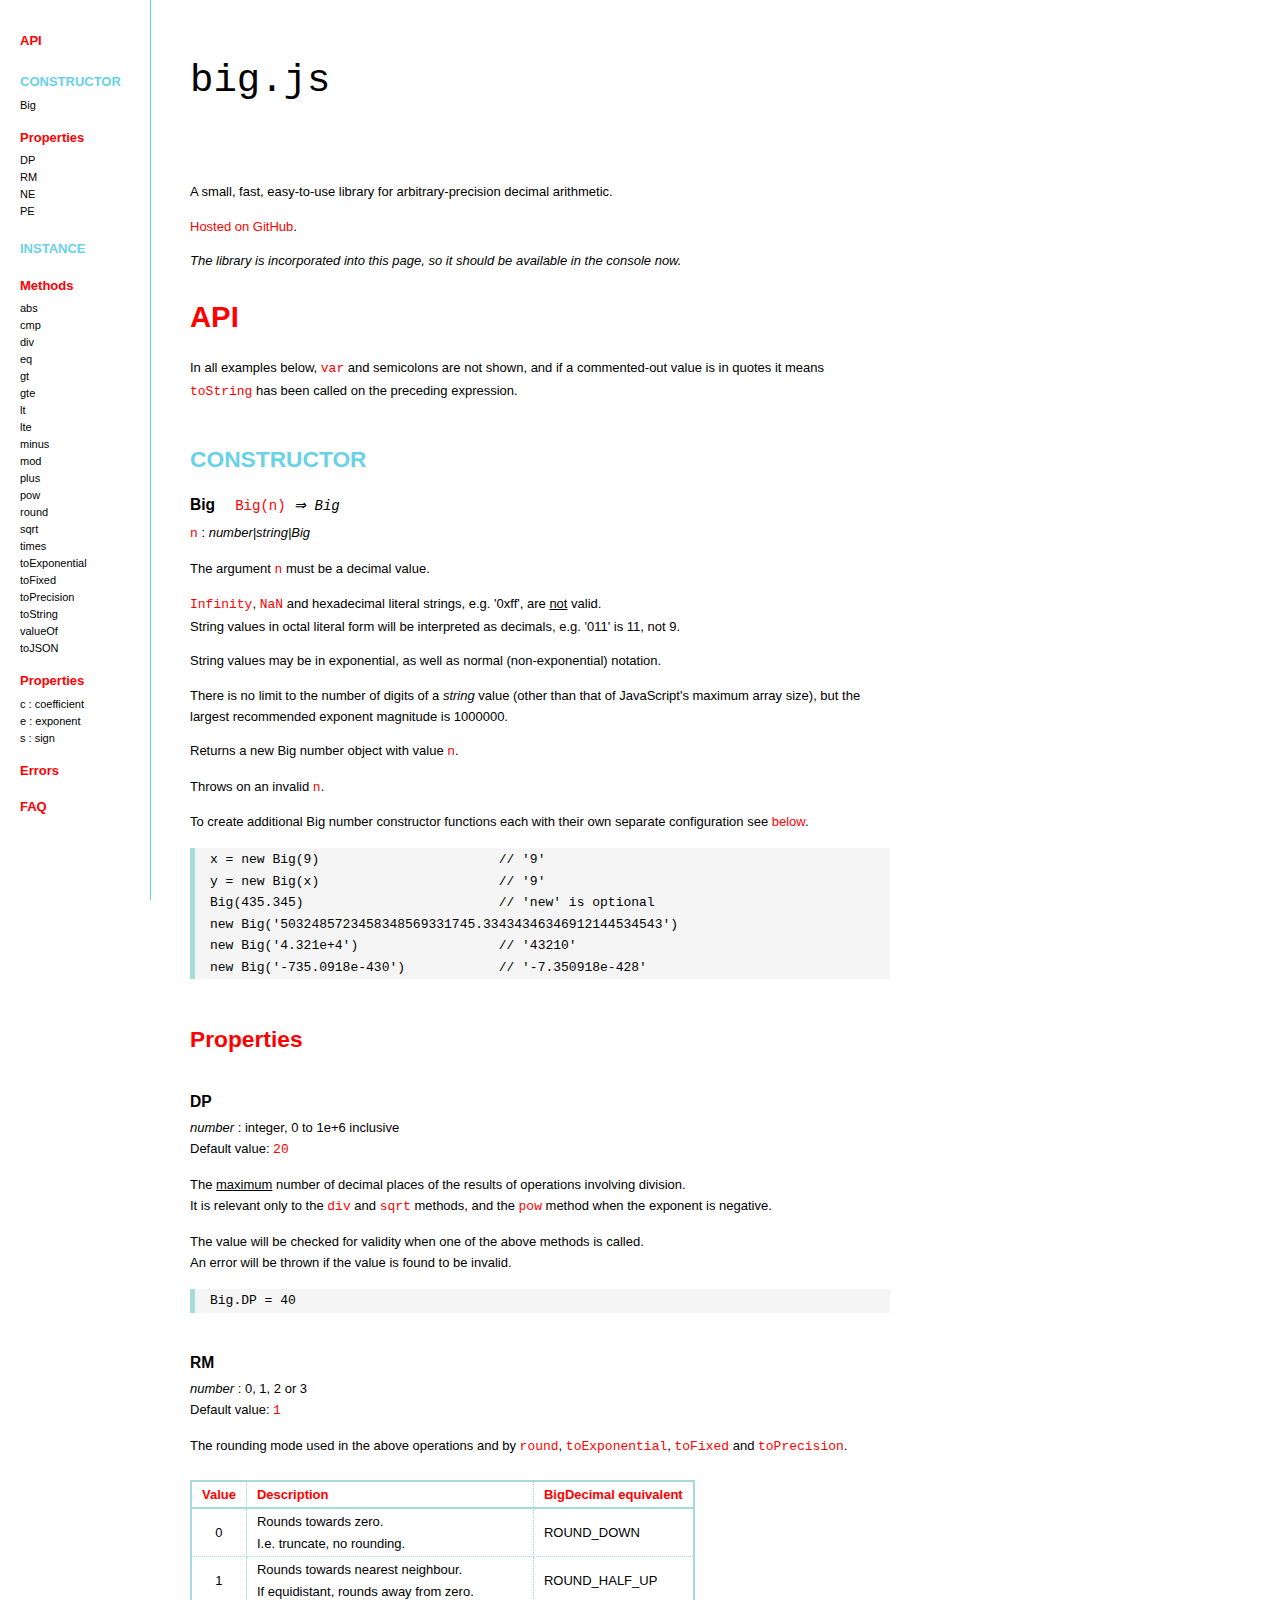
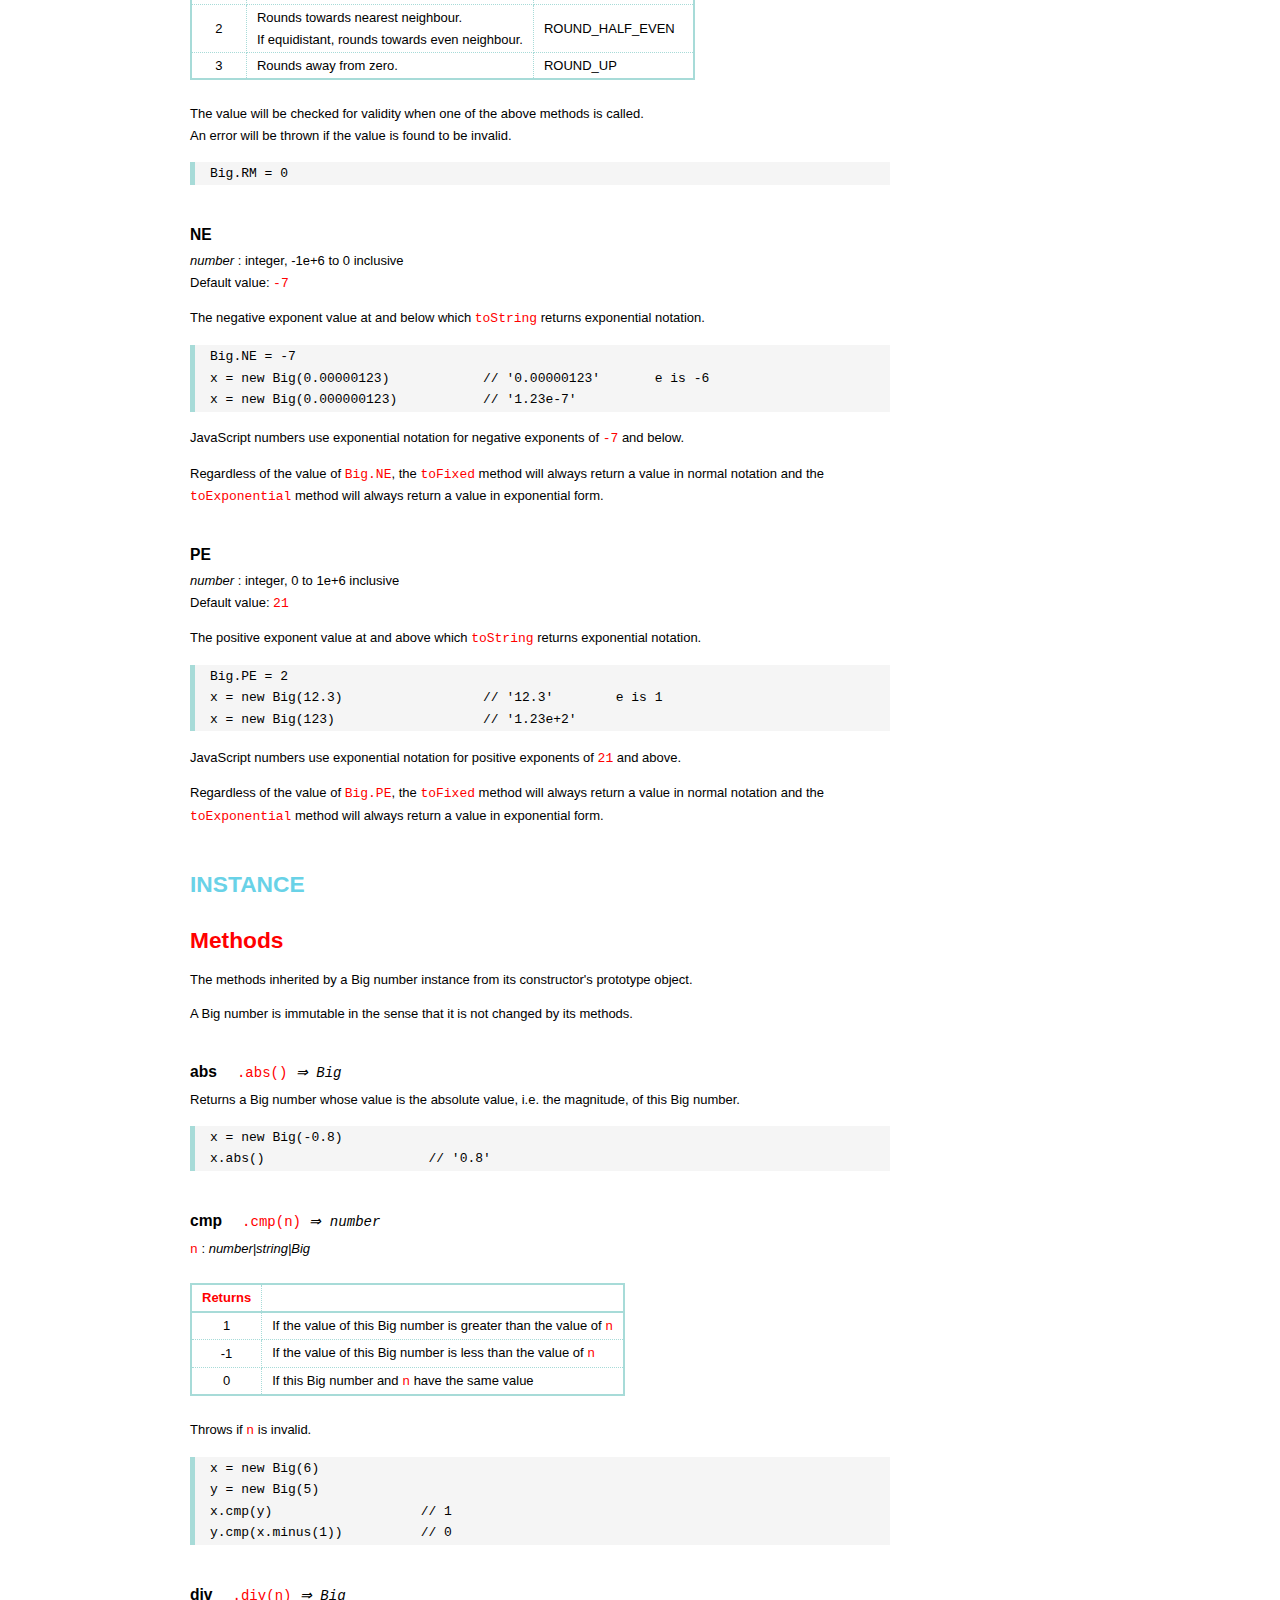
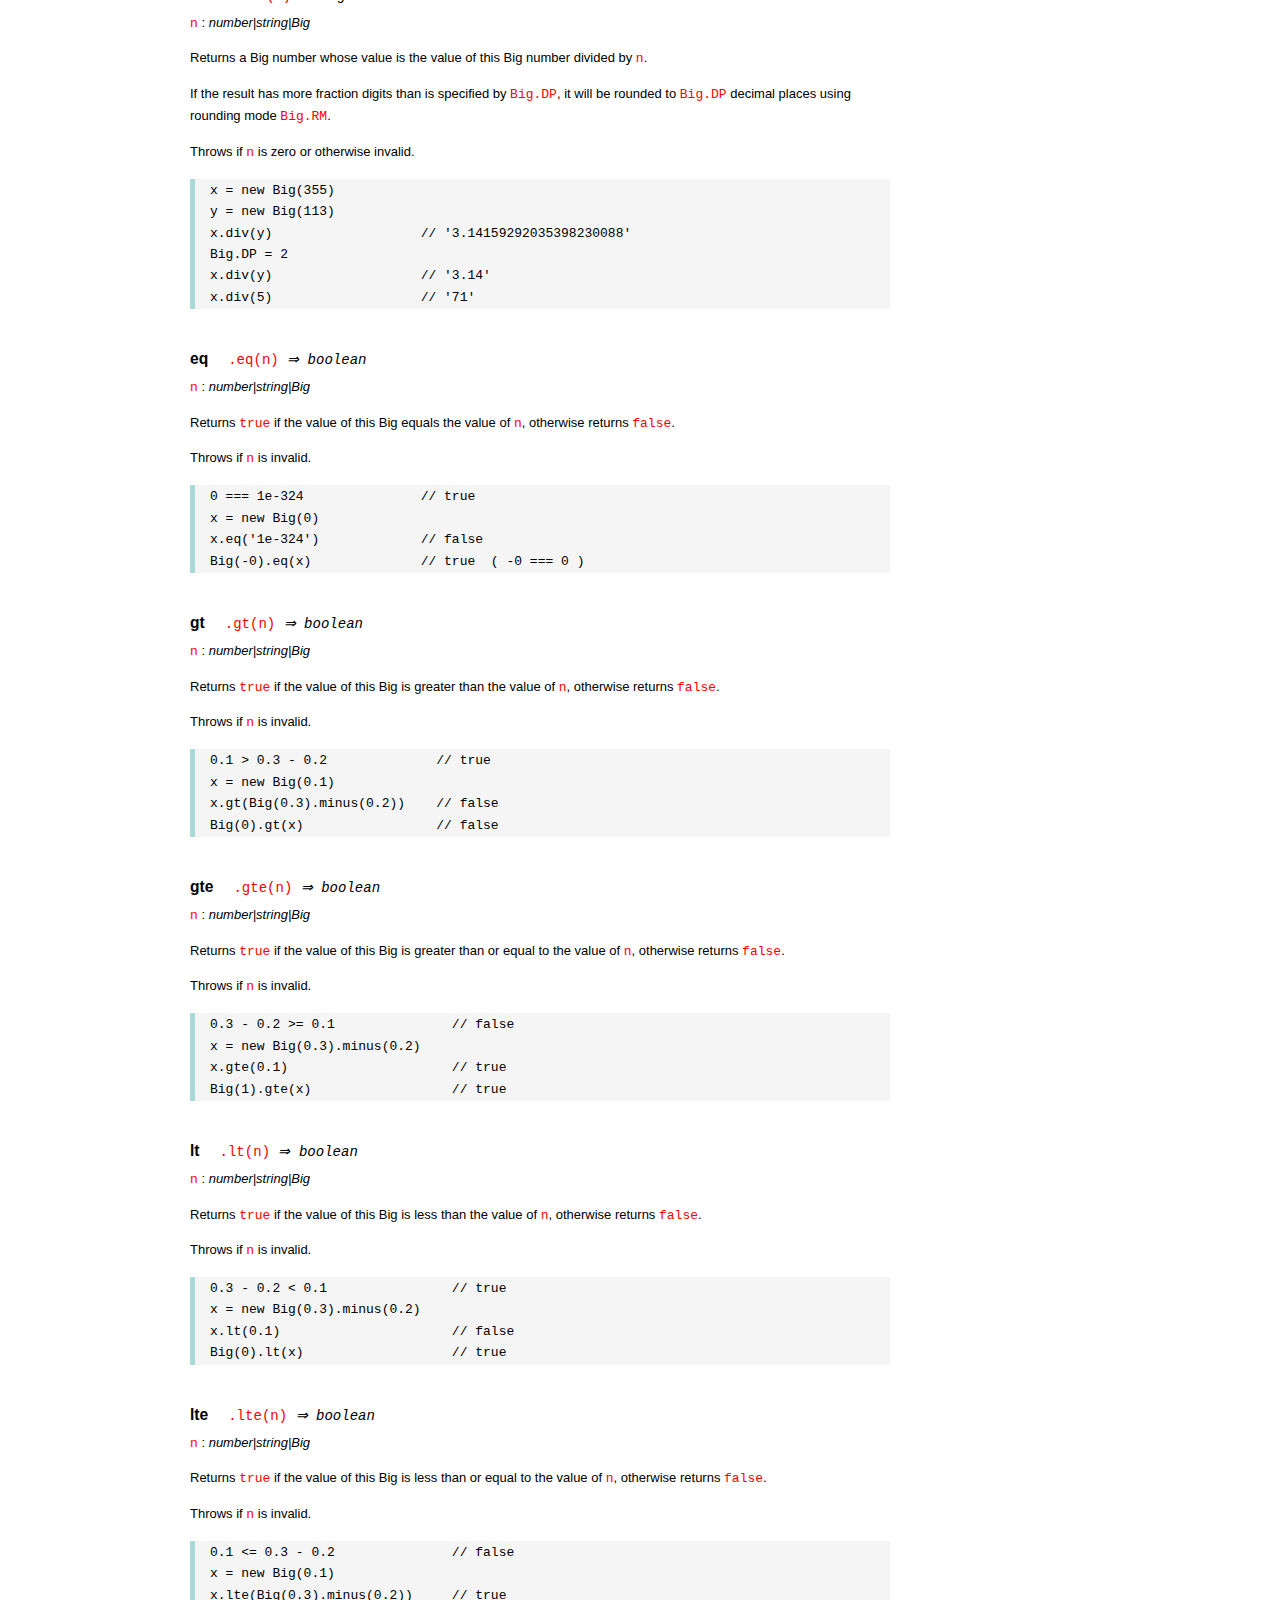
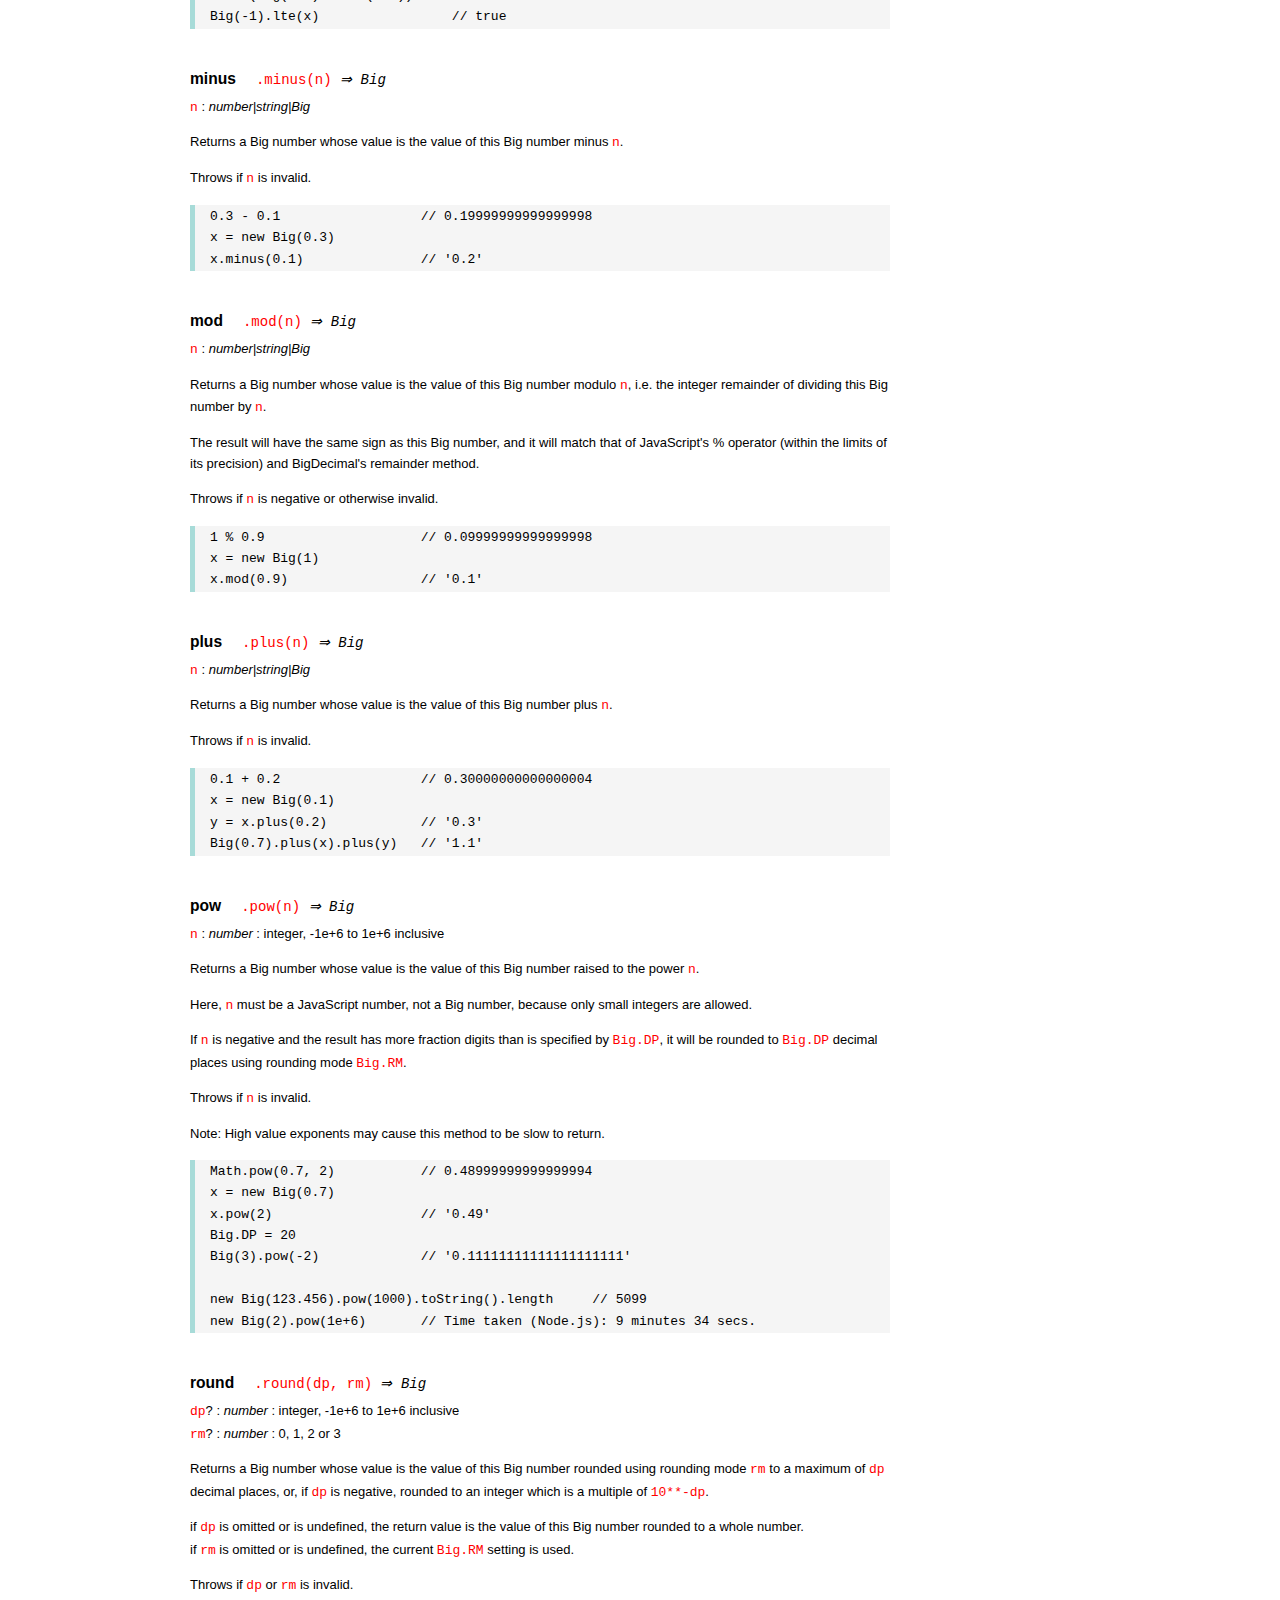
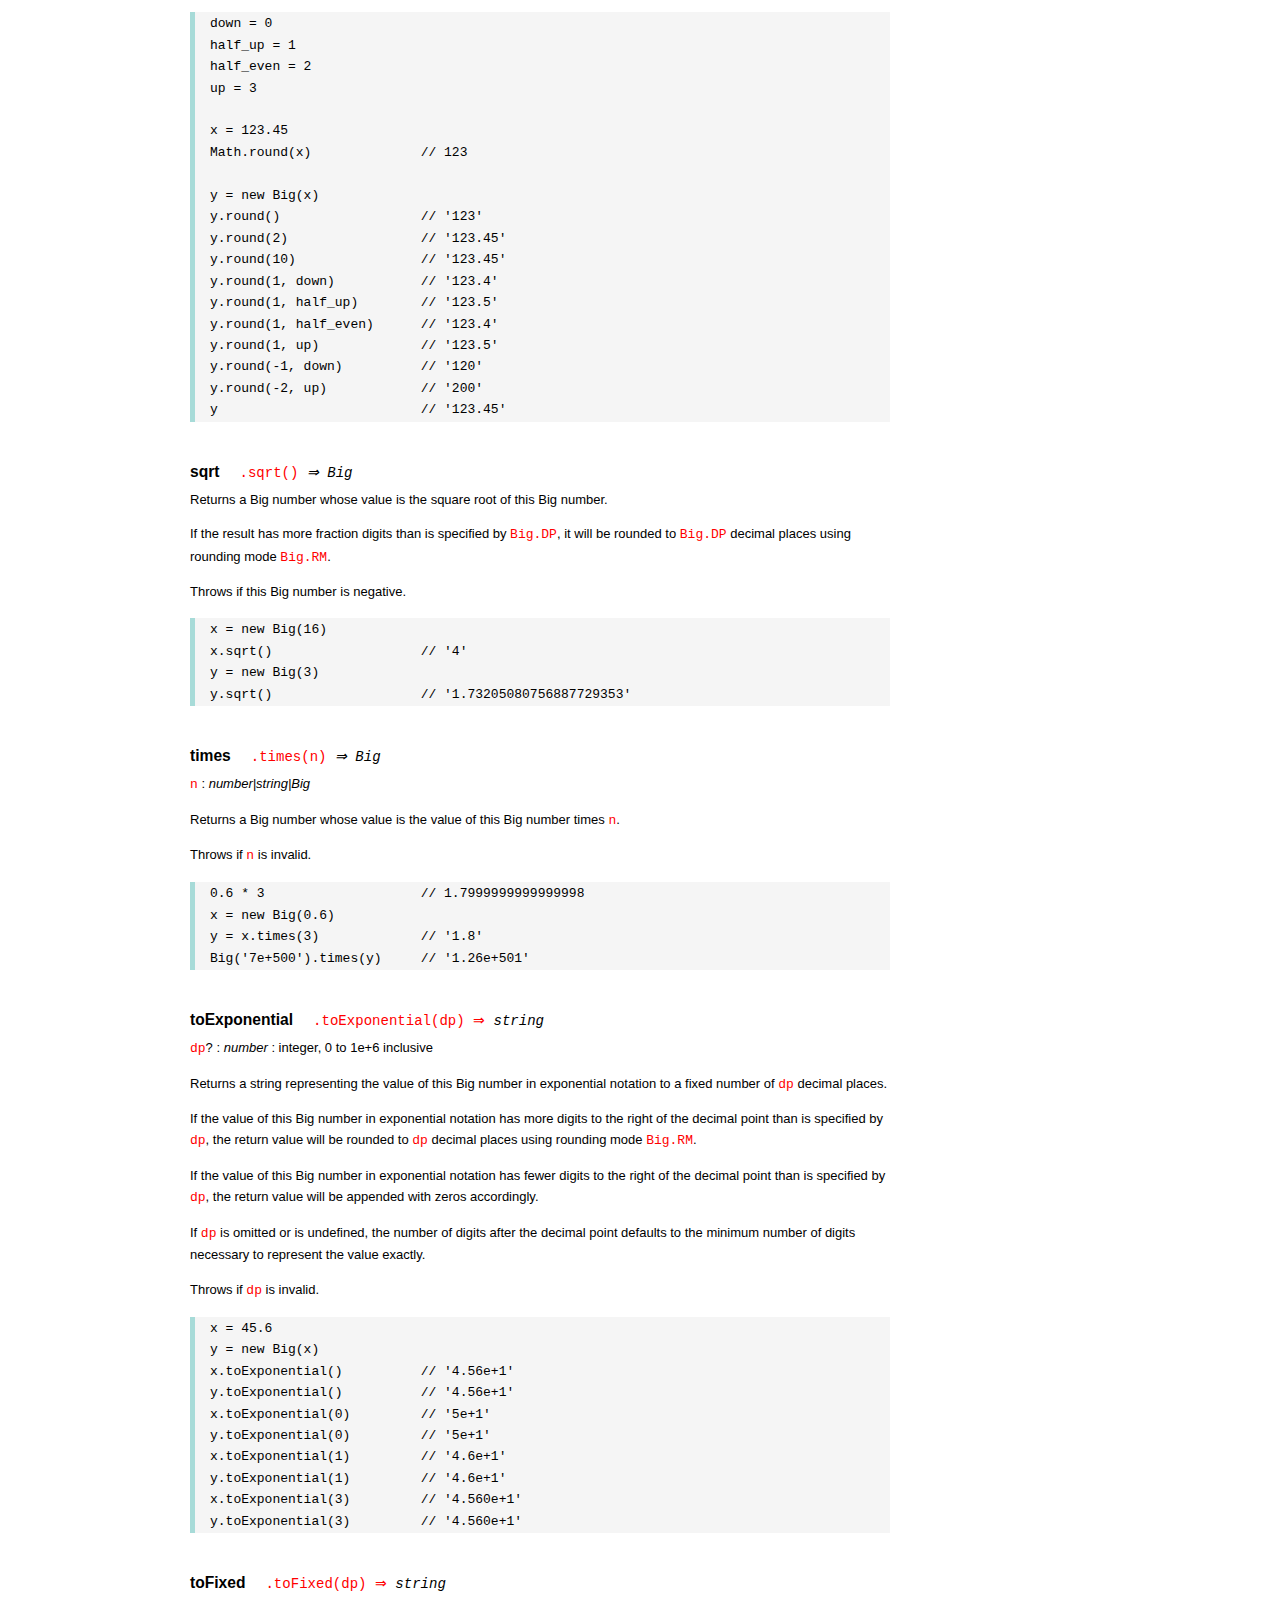
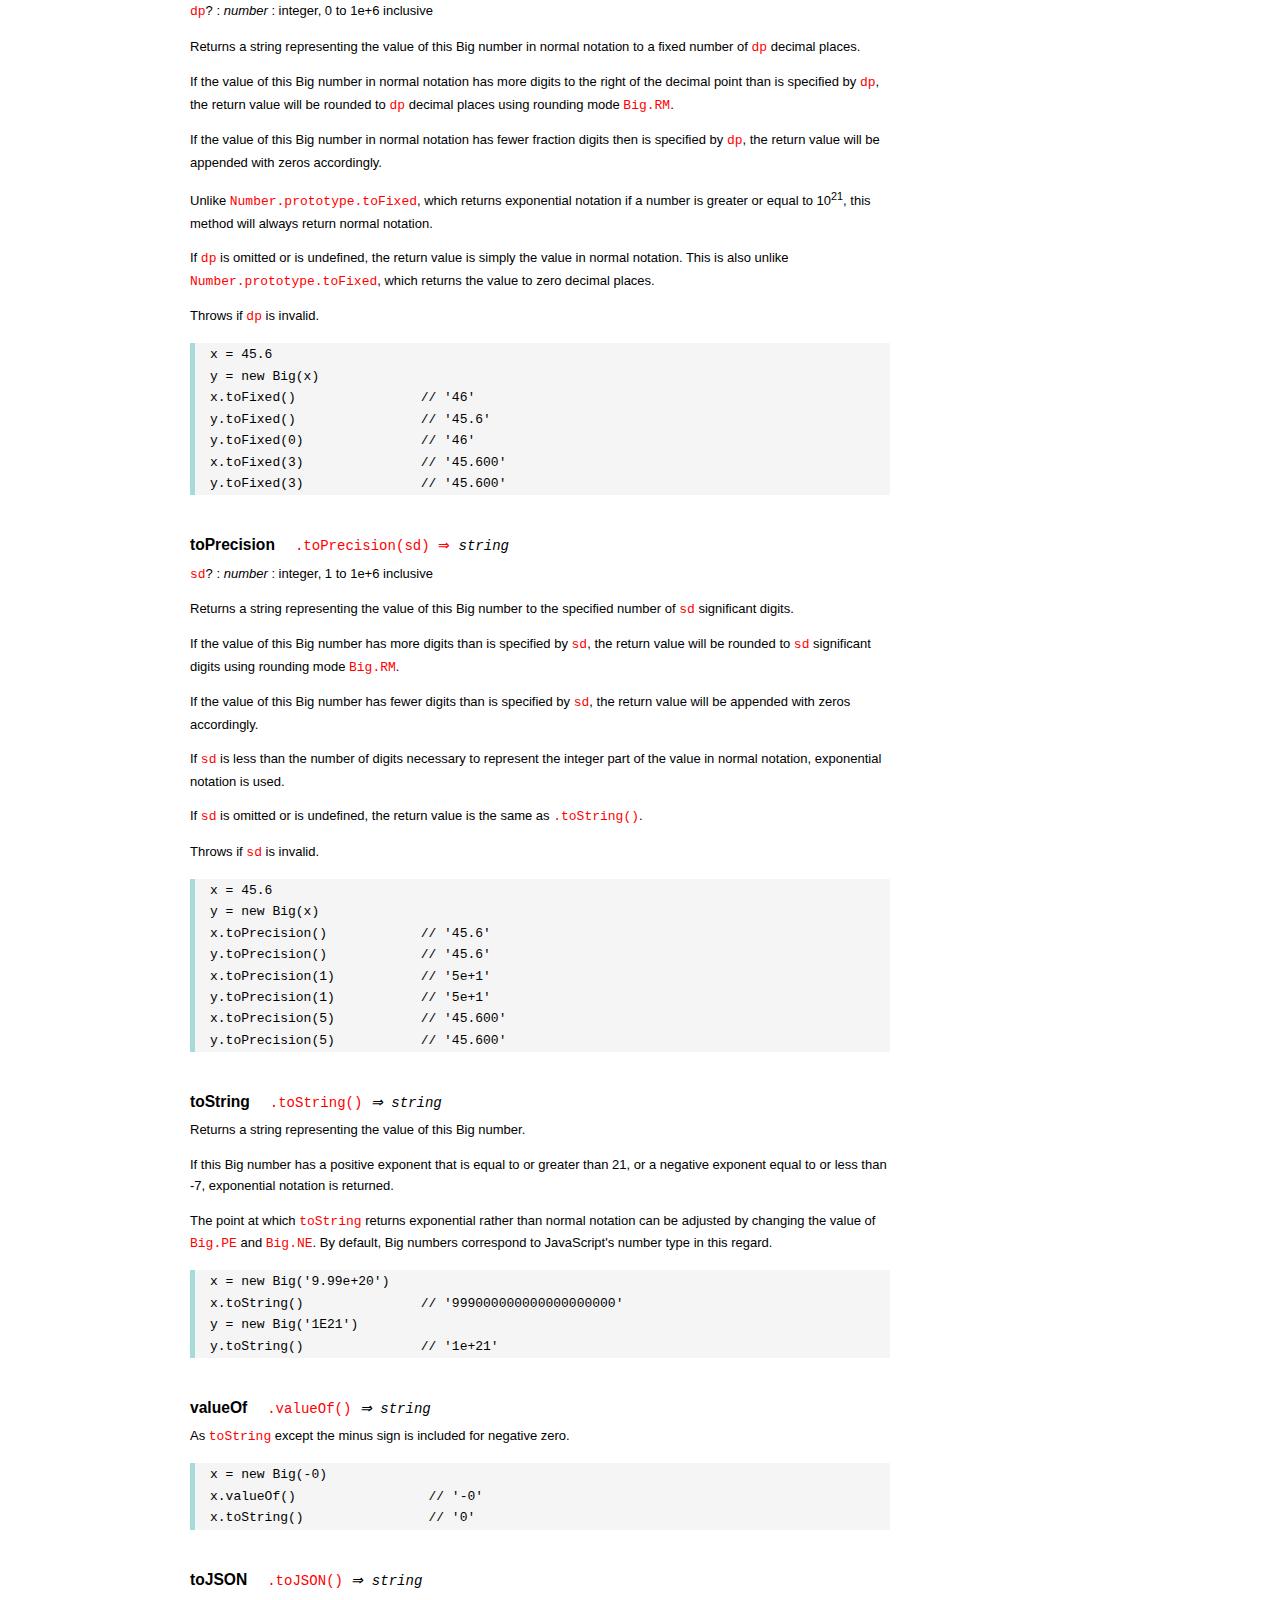
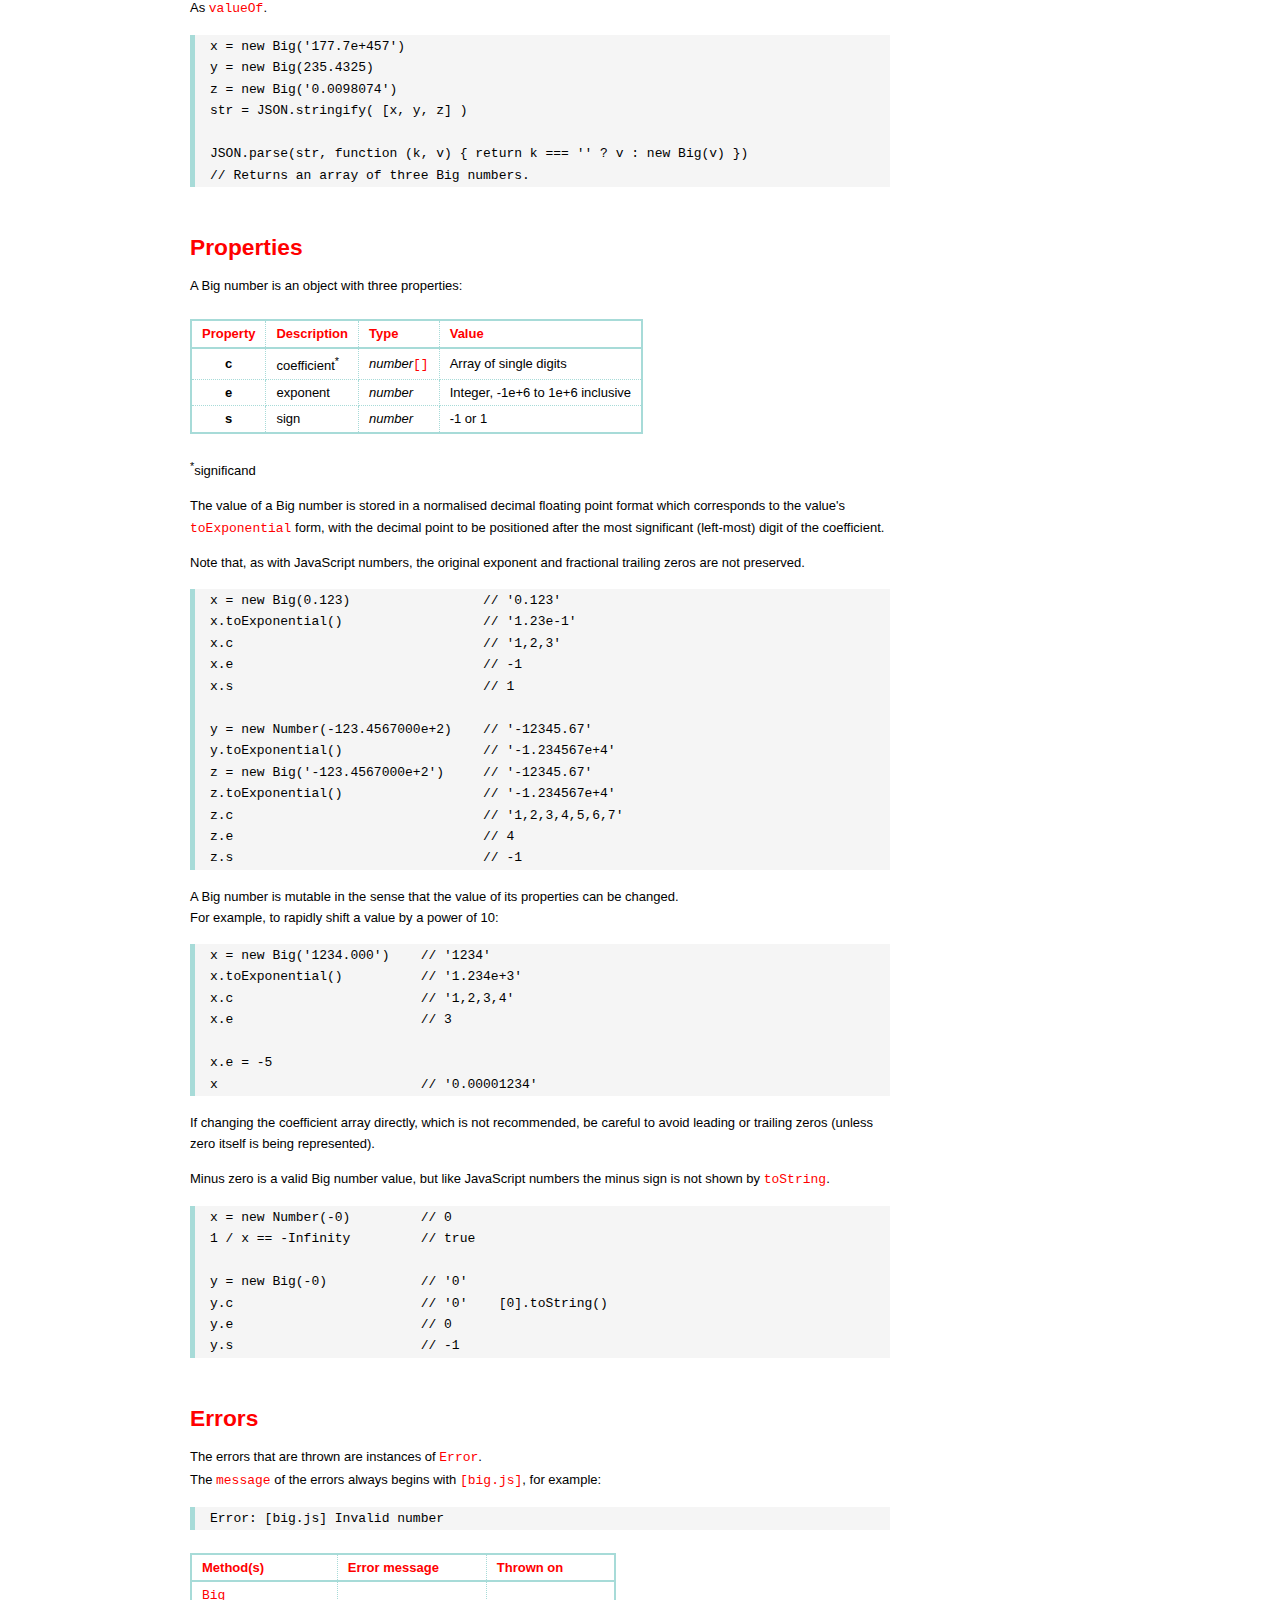
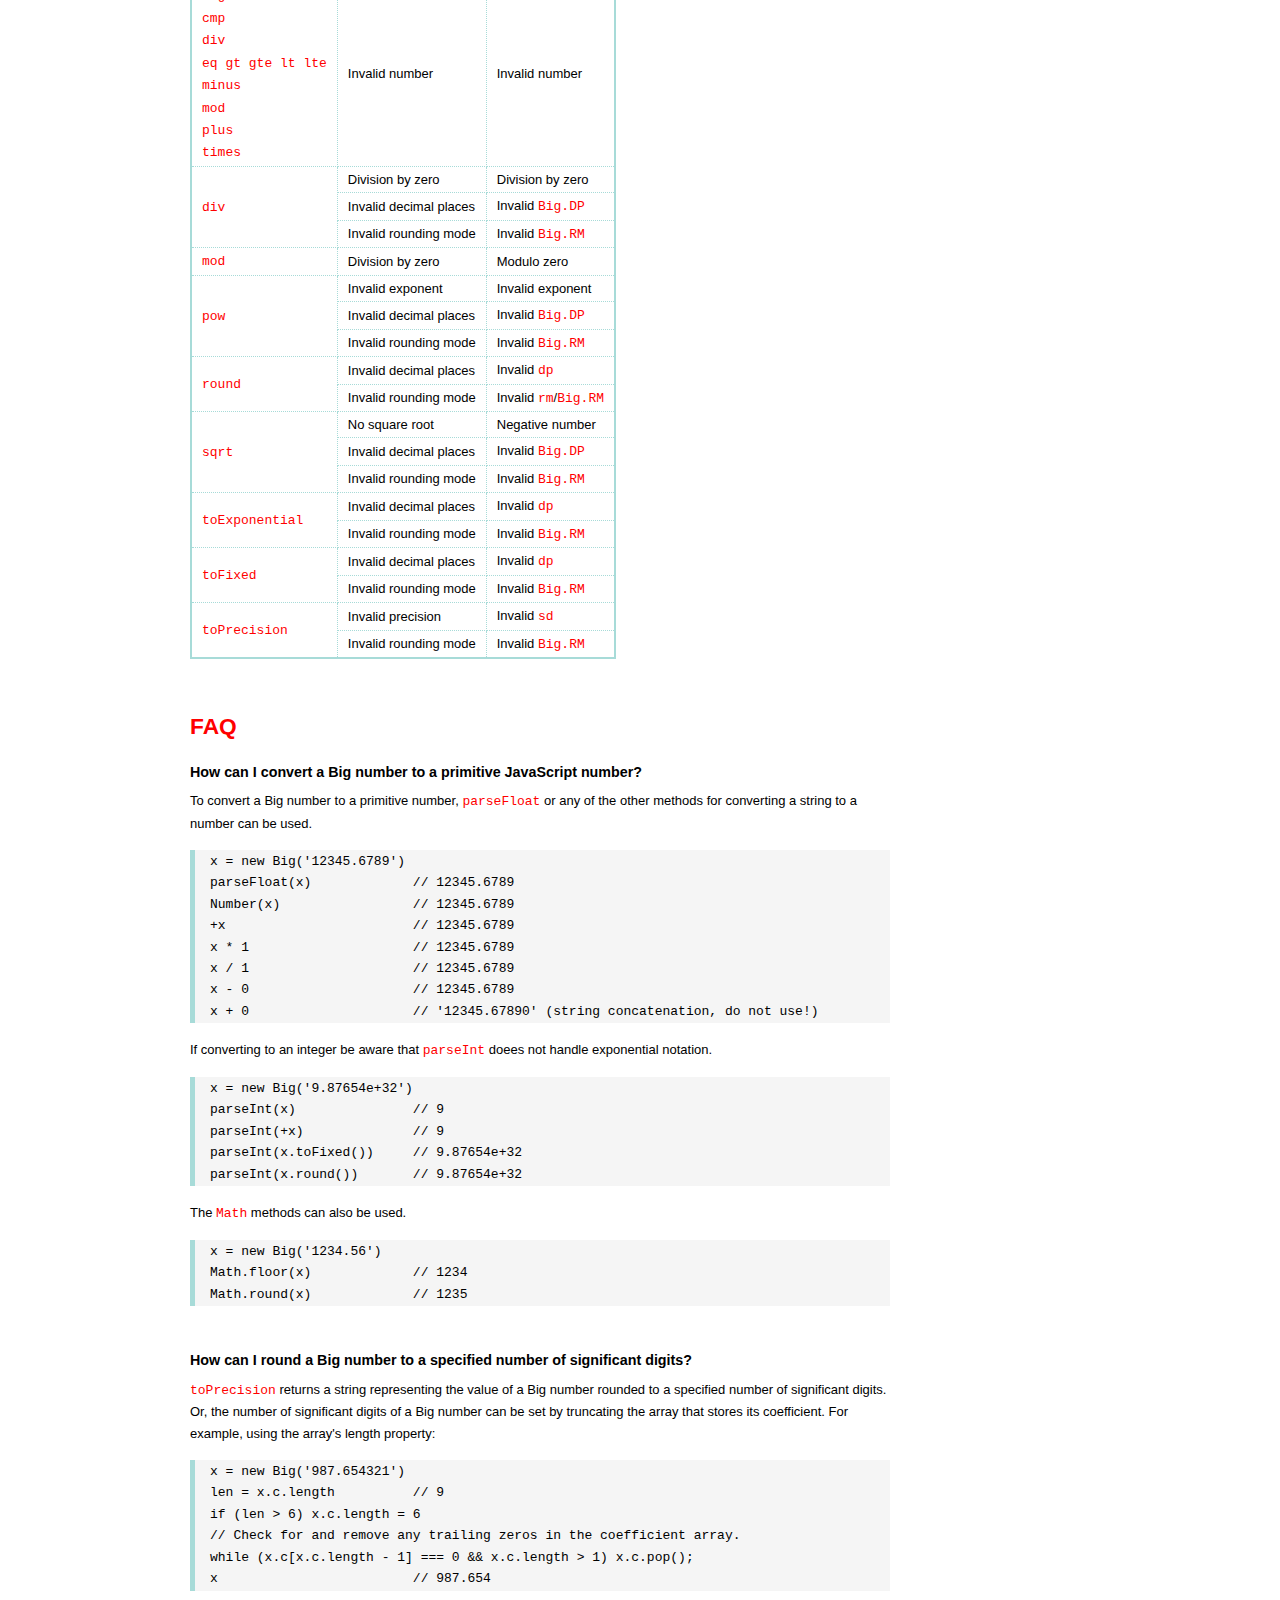
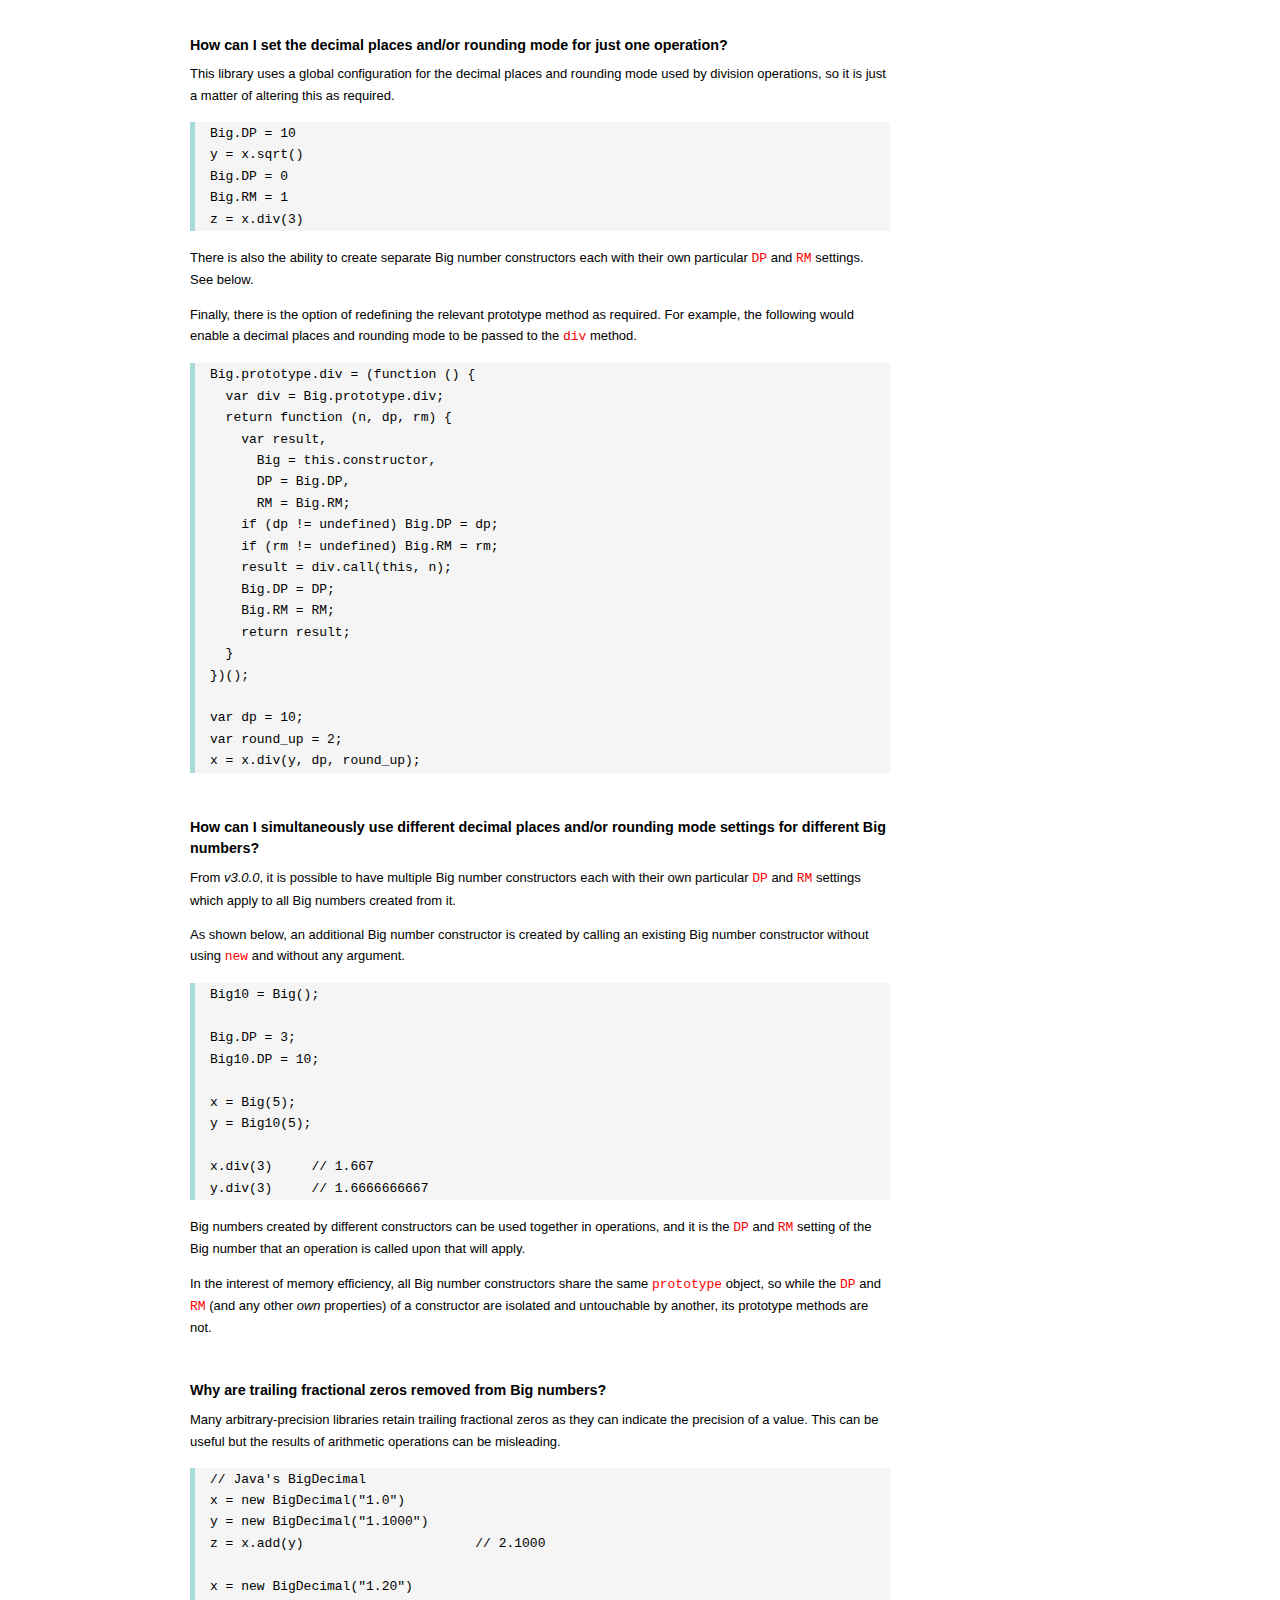
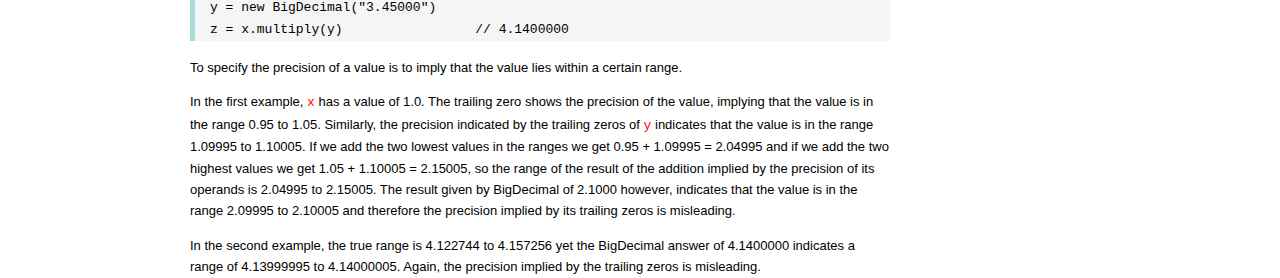
<file: js/big.js-master/docs/legacy/v5.2.x.html>
<!DOCTYPE HTML>
<html>
<head>
  <meta charset="utf-8">
  <meta name="Author" content="M Mclaughlin">
  <title>big.js API</title>
  <style>
html{font-family:sans-serif;font-size:100%}
body{font-family:"Helvetica Neue",Helvetica,Arial,sans-serif;font-size:13px;
  line-height:1.65em;background:#fff;min-height:100%;margin:0}
body,i{color:#000}
.nav{background:#fff;position:fixed;top:0;bottom:0;left:0;width:130px;
  overflow-y:auto;padding:15px 0 30px 20px; border-right: 1px solid #69d2e7}
div.container{width:700px;margin:30px 0 50px 190px}
p{margin:0 0 1em;width:700px}
pre,ul{margin:1em 0}
h1,h2,h3,h4,h5{margin:0;padding:1.5em 0 0}
h1,h2{padding:.75em 0 1em}
h1{font:400 3em Consolas, monaco, monospace;color:#000;margin-bottom:1em}
h2{font-size:2.25em;color:#f00}
h3{font-size:1.75em;color:#69d2e7}
h4{font-size:1.75em;color:#f00;padding-bottom:.75em}
h5{font-size:1.2em;padding-bottom:.3em}
h6{font-size:1.1em;margin:0;padding:0.5em 0}
b{font-weight:700}
a,a:visited{color:#f00;text-decoration:none}
a:active,a:hover{outline:0;text-decoration:underline}
a:hover{text-decoration:underline}
.nav a,.nav b,.nav a:visited{display:block;color:#f00;font-weight:700;
  margin-top:15px}
.nav b{color:#69d2e7;margin-top:20px;cursor:default;width:auto}
ul{list-style-type:none;padding:0 0 0 20px}
.nav ul{line-height:14px;padding-left:0;margin:5px 0 0}
.nav ul a,.nav ul a:visited{display:inline;color:#000;font-family:Verdana,
  Geneva,sans-serif;font-size:11px;font-weight:400;margin:0}
.inset,ul.inset{margin-left:20px}
code.inset{font-size:.9em}
.nav li{cursor:pointer;width:auto;margin:0 0 3px}
span.alias{font-style:italic;margin-left:20px}
table{border-collapse:collapse;border-spacing:0;border:2px solid #a7dbd8;
  margin:1.75em 0;padding:0}
td,th{text-align:left;margin:0;padding:2px 10px;border:1px dotted #a7dbd8}
th{border-top:2px solid #a7dbd8;border-bottom:2px solid #a7dbd8;color:#f00}
pre{background:#f5f5f5;white-space:pre-wrap;word-wrap:break-word;
  border-left:5px solid #a7dbd8;padding:1px 0 1px 15px;margin:1.2em 0}
code,pre{font-family:Monaco,Consolas,"Lucida Console",monospace;
  font-weight:400}
.end{margin-bottom:25px}
code, .nav-title, .error{color:#f00}
.centre{text-align:center}

  </style>
</head>
<body>

  <div class="nav">

    <a class='nav-title' href="#">API</a>

    <b> CONSTRUCTOR </b>
    <ul>
      <li><a href="#big">Big</a></li>
    </ul>

    <a href="#constructor-properties">Properties</a>
    <ul>
      <li><a href="#dp"     >DP</a></li>
      <li><a href="#rm"     >RM</a></li>
      <li><a href="#eneg"   >NE</a></li>
      <li><a href="#epos"   >PE</a></li>
    </ul>

    <b> INSTANCE </b>

    <a href="#prototype-methods">Methods</a>
    <ul>
      <li><a href="#abs"    >abs</a></li>
      <li><a href="#cmp"    >cmp</a></li>
      <li><a href="#div"    >div</a></li>
      <li><a href="#eq"     >eq</a></li>
      <li><a href="#gt"     >gt</a></li>
      <li><a href="#gte"    >gte</a></li>
      <li><a href="#lt"     >lt</a></li>
      <li><a href="#lte"    >lte</a></li>
      <li><a href="#minus"  >minus</a></li>
      <li><a href="#mod"    >mod</a></li>
      <li><a href="#plus"   >plus</a></li>
      <li><a href="#pow"    >pow</a></li>
      <li><a href="#round"  >round</a></li>
      <li><a href="#sqrt"   >sqrt</a></li>
      <li><a href="#times"  >times</a></li>
      <li><a href="#toE"    >toExponential</a></li>
      <li><a href="#toF"    >toFixed</a></li>
      <li><a href="#toP"    >toPrecision</a></li>
      <li><a href="#toS"    >toString</a></li>
      <li><a href="#valueOf">valueOf</a></li>
      <li><a href="#toJSON" >toJSON</a></li>
    </ul>

    <a href="#instance-properties">Properties</a>
    <ul>
      <li><a href="#coefficient">c : coefficient</a></li>
      <li><a href="#exponent"   >e : exponent</a></li>
      <li><a href="#sign"       >s : sign</a></li>
    </ul>

    <a href="#Errors">Errors</a>

    <a class='end' href="#faq">FAQ</a>

  </div>

  <div class="container">

    <h1>big.js</h1>

    <p>
      A small, fast, easy-to-use library for arbitrary-precision decimal
      arithmetic.
    </p>

    <p><a href="https://github.com/MikeMcl/big.js/">Hosted on GitHub</a>.</p>
    <p>
      <i>
        The library is incorporated into this page, so it should be available in
        the console now.
      </i>
    </p>

    <h2>API</h2>

    <p>
      In all examples below, <code>var</code> and semicolons are not shown, and
      if a commented-out value is in quotes it means <code>toString</code> has
      been called on the preceding expression.
    </p>



    <h3>CONSTRUCTOR</h3>

    <h5 id="big">
      Big<code class='inset'>Big(n) <i>&rArr; Big</i></code>
    </h5>
    <p><code>n</code> : <i>number|string|Big</i></p>
    <p>The argument <code>n</code> must be a decimal value.</p>
    <p>
      <code>Infinity</code>, <code>NaN</code> and hexadecimal literal
      strings, e.g. '0xff', are <u>not</u> valid.<br>
      String values in octal literal form will be interpreted as decimals,
      e.g. '011' is 11, not 9.
    </p>
    <p>
      String values may be in exponential, as well as normal (non-exponential)
      notation.
    </p>
    <p>
      There is no limit to the number of digits of a <em>string</em> value
      (other than that of JavaScript's maximum array size), but the largest
      recommended exponent magnitude is 1000000.
    </p>
    <p>Returns a new Big number object with value <code>n</code>.</p>
    <p>Throws on an invalid <code>n</code>.</p>
    <p>
      To create additional Big number constructor functions each with their own
      separate configuration see <a href='#multiple'>below</a>.
    </p>
    <pre>
x = new Big(9)                       // '9'
y = new Big(x)                       // '9'
Big(435.345)                         // 'new' is optional
new Big('5032485723458348569331745.33434346346912144534543')
new Big('4.321e+4')                  // '43210'
new Big('-735.0918e-430')            // '-7.350918e-428'</pre>



    <h4 id="constructor-properties">Properties</h4>

    <h5 id="dp">DP</h5>
    <p>
      <i>number</i> : integer, 0 to 1e+6 inclusive<br />
      Default value: <code>20</code>
    </p>
    <p>
      The <u>maximum</u> number of decimal places of the results of operations
      involving division.<br />
      It is relevant only to the <code>div</code> and <code>sqrt</code> methods,
      and the <code>pow</code> method when the exponent is negative.
    </p>
    <p>
      The value will be checked for validity when one of the above methods is
      called.<br /> An error will be thrown if the value is found to be invalid.
    </p>
    <pre>Big.DP = 40</pre>



    <h5 id="rm">RM</h5>
    <p>
      <i>number</i> : 0, 1, 2 or 3<br />
      Default value: <code>1</code>
    </p>
    <p>
      The rounding mode used in the above operations and by
      <a href='#round'><code>round</code></a>,
      <a href='#toE'><code>toExponential</code></a>,
      <a href='#toF'><code>toFixed</code></a> and
      <a href='#toP'><code>toPrecision</code></a>.
    </p>
    <table>
      <tr>
        <th>Value</th>
        <th>Description</th>
        <th>BigDecimal equivalent</th>
      </tr>
      <tr>
        <td class='centre'>0</td>
        <td>
          Rounds towards zero.<br />
          I.e. truncate, no rounding.
        </td>
        <td id="round-down">ROUND_DOWN</td>
      </tr>
      <tr>
        <td class='centre'>1</td>
        <td>
          Rounds towards nearest neighbour.<br />
          If equidistant, rounds away from zero.
        </td>
        <td id="round-half-up">ROUND_HALF_UP</td>
      </tr>
      <tr>
        <td class='centre'>2</td>
        <td>
          Rounds towards nearest neighbour.<br />
          If equidistant, rounds towards even neighbour.
        </td>
        <td id="round-half-even">ROUND_HALF_EVEN</td>
      </tr>
      <tr>
        <td class='centre'>3</td>
        <td>Rounds away from zero.</td>
        <td id="round-up">ROUND_UP</td>
      </tr>
    </table>
    <p>
      The value will be checked for validity when one of the above methods is
      called.<br /> An error will be thrown if the value is found to be invalid.
    </p>
    <pre>Big.RM = 0</pre>



    <h5 id="eneg">NE</h5>
    <p>
      <i>number</i> : integer, -1e+6 to 0 inclusive<br />
      Default value: <code>-7</code>
    </p>
    <p>
      The negative exponent value at and below which
      <a href='#toS'><code>toString</code></a> returns exponential notation.
    </p>
    <pre>
Big.NE = -7
x = new Big(0.00000123)            // '0.00000123'       e is -6
x = new Big(0.000000123)           // '1.23e-7'</pre>
    <p>
      JavaScript numbers use exponential notation for negative exponents of
      <code>-7</code> and below.
    </p>
    <p>
      Regardless of the value of <code>Big.NE</code>, the
      <a href='#toF'><code>toFixed</code></a> method will always return a value
      in normal notation and the <a href='#toE'><code>toExponential</code></a>
      method will always return a value in exponential form.
    </p>



    <h5 id="epos">PE</h5>
    <p>
      <i>number</i> : integer, 0 to 1e+6 inclusive<br />
      Default value: <code>21</code>
    </p>
    <p>
      The positive exponent value at and above which
      <a href='#toS'><code>toString</code></a> returns exponential notation.
    </p>
    <pre>
Big.PE = 2
x = new Big(12.3)                  // '12.3'        e is 1
x = new Big(123)                   // '1.23e+2'</pre>
    <p>
      JavaScript numbers use exponential notation for positive exponents of
      <code>21</code> and above.
    </p>
    <p>
      Regardless of the value of <code>Big.PE</code>, the
      <a href='#toF'><code>toFixed</code></a> method will always return a value
      in normal notation and the <a href='#toE'><code>toExponential</code></a>
      method will always return a value in exponential form.
    </p>



    <h3>INSTANCE</h3>

    <h4 id="prototype-methods">Methods</h4>
    <p>
      The methods inherited by a Big number instance from its constructor's
      prototype object.
    </p>
    <p>
      A Big number is immutable in the sense that it is not changed by its
      methods.
    </p>



    <h5 id="abs">abs<code class='inset'>.abs() <i>&rArr; Big</i></code></h5>
    <p>
      Returns a Big number whose value is the absolute value, i.e. the
      magnitude, of this Big number.
    </p>
    <pre>
x = new Big(-0.8)
x.abs()                     // '0.8'</pre>



    <h5 id="cmp">
      cmp<code class='inset'>.cmp(n) <i>&rArr; number</i></code>
    </h5>
    <p><code>n</code> : <i>number|string|Big</i><br /></p>
    <table>
      <tr>
        <th>Returns</th>
        <th colspan=2>&nbsp;</th>
      </tr>
      <tr>
        <td class='centre'>1</td>
        <td>
          If the value of this Big number is greater than the value of
          <code>n</code>
        </td>
      </tr>
      <tr>
        <td class='centre'>-1</td>
        <td>
          If the value of this Big number is less than the value of
          <code>n</code>
        </td>
      </tr>
      <tr>
        <td class='centre'>0</td>
        <td>If this Big number and <code>n</code> have the same value</td>
      </tr>
    </table>
    <p>Throws if <code>n</code> is invalid.</p>
    <pre>
x = new Big(6)
y = new Big(5)
x.cmp(y)                   // 1
y.cmp(x.minus(1))          // 0</pre>



    <h5 id="div">div<code class='inset'>.div(n) <i>&rArr; Big</i></code></h5>
    <p><code>n</code> : <i>number|string|Big</i><br /></p>
    <p>
      Returns a Big number whose value is the value of this Big number divided
      by <code>n</code>.
    </p>
    <p>
      If the result has more fraction digits than is specified by
      <a href='#dp'><code>Big.DP</code></a>, it will be rounded to
      <a href='#dp'><code>Big.DP</code></a> decimal places using rounding mode
      <a href='#rm'><code>Big.RM</code></a>.
    </p>
    <p>Throws if <code>n</code> is zero or otherwise invalid.</p>
    <pre>
x = new Big(355)
y = new Big(113)
x.div(y)                   // '3.14159292035398230088'
Big.DP = 2
x.div(y)                   // '3.14'
x.div(5)                   // '71'</pre>






    <h5 id="eq">eq<code class='inset'>.eq(n) <i>&rArr; boolean</i></code></h5>
    <p><code>n</code> : <i>number|string|Big</i></p>
    <p>
      Returns <code>true</code> if the value of this Big equals the value
      of <code>n</code>, otherwise returns <code>false</code>.
    </p>
    <p>Throws if <code>n</code> is invalid.</p>
    <pre>
0 === 1e-324               // true
x = new Big(0)
x.eq('1e-324')             // false
Big(-0).eq(x)              // true  ( -0 === 0 )</pre>



    <h5 id="gt">
      gt<code class='inset'>.gt(n) <i>&rArr; boolean</i></code>
    </h5>
    <p><code>n</code> : <i>number|string|Big</i></p>
    <p>
      Returns <code>true</code> if the value of this Big is greater than
      the value of <code>n</code>, otherwise returns <code>false</code>.
    </p>
    <p>Throws if <code>n</code> is invalid.</p>
    <pre>
0.1 &gt; 0.3 - 0.2              // true
x = new Big(0.1)
x.gt(Big(0.3).minus(0.2))    // false
Big(0).gt(x)                 // false</pre>



    <h5 id="gte">
      gte<code class='inset'>.gte(n) <i>&rArr; boolean</i></code>
    </h5>
    <p><code>n</code> : <i>number|string|Big</i></p>
    <p>
      Returns <code>true</code> if the value of this Big is greater than
      or equal to the value of <code>n</code>, otherwise returns
      <code>false</code>.
    </p>
    <p>Throws if <code>n</code> is invalid.</p>
    <pre>
0.3 - 0.2 &gt;= 0.1               // false
x = new Big(0.3).minus(0.2)
x.gte(0.1)                     // true
Big(1).gte(x)                  // true</pre>



    <h5 id="lt">
      lt<code class='inset'>.lt(n) <i>&rArr; boolean</i></code>
    </h5>
    <p><code>n</code> : <i>number|string|Big</i></p>
    <p>
      Returns <code>true</code> if the value of this Big is less than the
      value of <code>n</code>, otherwise returns <code>false</code>.
    </p>
    <p>Throws if <code>n</code> is invalid.</p>
    <pre>
0.3 - 0.2 &lt; 0.1                // true
x = new Big(0.3).minus(0.2)
x.lt(0.1)                      // false
Big(0).lt(x)                   // true</pre>



    <h5 id="lte">
      lte<code class='inset'>.lte(n) <i>&rArr; boolean</i></code>
    </h5>
    <p><code>n</code> : <i>number|string|Big</i></p>
    <p>
      Returns <code>true</code> if the value of this Big is less than or
      equal to the value of <code>n</code>, otherwise returns
      <code>false</code>.
    </p>
    <p>Throws if <code>n</code> is invalid.</p>
    <pre>
0.1 &lt;= 0.3 - 0.2               // false
x = new Big(0.1)
x.lte(Big(0.3).minus(0.2))     // true
Big(-1).lte(x)                 // true</pre>



    <h5 id="minus">
      minus<code class='inset'>.minus(n) <i>&rArr; Big</i></code>
    </h5>
    <p><code>n</code> : <i>number|string|Big</i></p>
    <p>
      Returns a Big number whose value is the value of this Big number minus
      <code>n</code>.
    </p>
    <p>Throws if <code>n</code> is invalid.</p>
    <pre>
0.3 - 0.1                  // 0.19999999999999998
x = new Big(0.3)
x.minus(0.1)               // '0.2'</pre>



    <h5 id="mod">mod<code class='inset'>.mod(n) <i>&rArr; Big</i></code></h5>
    <p><code>n</code> : <i>number|string|Big</i></p>
    <p>
      Returns a Big number whose value is the value of this Big number modulo
      <code>n</code>, i.e. the integer remainder of dividing this Big number by
      <code>n</code>.
    </p>
    <p>
      The result will have the same sign as this Big number, and it will match
      that of JavaScript's % operator (within the limits of its precision) and
      BigDecimal's remainder method.
    </p>
     <p>Throws if <code>n</code> is negative or otherwise invalid.</p>
    <pre>
1 % 0.9                    // 0.09999999999999998
x = new Big(1)
x.mod(0.9)                 // '0.1'</pre>



    <h5 id="plus">
      plus<code class='inset'>.plus(n) <i>&rArr; Big</i></code>
    </h5>
    <p><code>n</code> : <i>number|string|Big</i></p>
    <p>
      Returns a Big number whose value is the value of this Big number plus
      <code>n</code>.
    </p>
    <p>Throws if <code>n</code> is invalid.</p>
    <pre>
0.1 + 0.2                  // 0.30000000000000004
x = new Big(0.1)
y = x.plus(0.2)            // '0.3'
Big(0.7).plus(x).plus(y)   // '1.1'</pre>



     <h5 id="pow">pow<code class='inset'>.pow(n) <i>&rArr; Big</i></code>
    </h5>
    <p>
      <code>n</code> : <i>number</i> : integer, -1e+6 to 1e+6 inclusive
    </p>
    <p>
      Returns a Big number whose value is the value of this Big number raised to
      the power <code>n</code>.
    </p>
    <p>
      Here, <code>n</code> must be a JavaScript number, not a Big number,
      because only small integers are allowed.
    </p>
    <p>
      If <code>n</code> is negative and the result has more fraction digits
      than is specified by <a href='#dp'><code>Big.DP</code></a>, it will be
      rounded to <a href='#dp'><code>Big.DP</code></a> decimal places using
      rounding mode <a href='#rm'><code>Big.RM</code></a>.
    </p>
    <p>
      Throws if <code>n</code> is invalid.
    </p>
    <p>
      Note: High value exponents may cause this method to be slow to return.
    </p>
    <pre>
Math.pow(0.7, 2)           // 0.48999999999999994
x = new Big(0.7)
x.pow(2)                   // '0.49'
Big.DP = 20
Big(3).pow(-2)             // '0.11111111111111111111'

new Big(123.456).pow(1000).toString().length     // 5099
new Big(2).pow(1e+6)       // Time taken (Node.js): 9 minutes 34 secs.</pre>



    <h5 id="round">
      round<code class='inset'>.round(dp, rm)
      <i>&rArr; Big</i></code>
    </h5>
    <p>
      <code>dp</code>? : <i>number</i> : integer, -1e+6 to 1e+6 inclusive
      <br />
      <code>rm</code>? : <i>number</i> : 0, 1, 2 or 3
    </p>
    <p>
      Returns a Big number whose value is the value of this Big number rounded
      using rounding mode <code>rm</code> to a maximum of <code>dp</code>
      decimal places, or, if <code>dp</code> is negative, rounded to an
      integer which is a multiple of <code>10**-dp</code>.
    </p>
    <p>
      if <code>dp</code> is omitted or is undefined, the return value is the value of this Big
      number rounded to a whole number.<br />
      if <code>rm</code> is omitted or is undefined, the current
      <a href='#rm'><code>Big.RM</code></a> setting is used.
    </p>
    <p>
      Throws if <code>dp</code> or <code>rm</code> is invalid.
    </p>
    <pre>
down = 0
half_up = 1
half_even = 2
up = 3

x = 123.45
Math.round(x)              // 123

y = new Big(x)
y.round()                  // '123'
y.round(2)                 // '123.45'
y.round(10)                // '123.45'
y.round(1, down)           // '123.4'
y.round(1, half_up)        // '123.5'
y.round(1, half_even)      // '123.4'
y.round(1, up)             // '123.5'
y.round(-1, down)          // '120'
y.round(-2, up)            // '200'
y                          // '123.45'</pre>



    <h5 id="sqrt">sqrt<code class='inset'>.sqrt() <i>&rArr; Big</i></code></h5>
    <p>
      Returns a Big number whose value is the square root of this Big number.
    </p>
    <p>
      If the result has more fraction digits than is specified by
      <a href='#dp'><code>Big.DP</code></a>, it will be rounded to
      <a href='#dp'><code>Big.DP</code></a> decimal places using rounding mode
      <a href='#rm'><code>Big.RM</code></a>.
    </p>
    <p>Throws if this Big number is negative.</p>
    <pre>
x = new Big(16)
x.sqrt()                   // '4'
y = new Big(3)
y.sqrt()                   // '1.73205080756887729353'</pre>



    <h5 id="times">
      times<code class='inset'>.times(n) <i>&rArr; Big</i></code>
    </h5>
    <p><code>n</code> : <i>number|string|Big</i><br /></p>
    <p>
      Returns a Big number whose value is the value of this Big number times
      <code>n</code>.
    </p>
    <p>Throws if <code>n</code> is invalid.</p>
    <pre>
0.6 * 3                    // 1.7999999999999998
x = new Big(0.6)
y = x.times(3)             // '1.8'
Big('7e+500').times(y)     // '1.26e+501'</pre>



    <h5 id="toE">
      toExponential<code class='inset'>.toExponential(dp) &rArr;
      <i>string</i></code>
    </h5>
    <p><code>dp</code>? : <i>number</i> : integer, 0 to 1e+6 inclusive</p>
    <p>
      Returns a string representing the value of this Big number in exponential
      notation to a fixed number of <code>dp</code> decimal places.
    </p>
    <p>
      If the value of this Big number in exponential notation has more digits to
      the right of the decimal point than is specified by <code>dp</code>, the
      return value will be rounded to <code>dp</code> decimal places using
      rounding mode <a href='#rm'><code>Big.RM</code></a>.
    </p>
    <p>
      If the value of this Big number in exponential notation has fewer digits
      to the right of the decimal point than is specified by <code>dp</code>,
      the return value will be appended with zeros accordingly.
    </p>
    <p>
      If <code>dp</code> is omitted or is undefined, the number of digits
      after the decimal point defaults to the minimum number of digits
      necessary to represent the value exactly.
    </p>
    <p>
      Throws if <code>dp</code> is invalid.
    </p>
    <pre>
x = 45.6
y = new Big(x)
x.toExponential()          // '4.56e+1'
y.toExponential()          // '4.56e+1'
x.toExponential(0)         // '5e+1'
y.toExponential(0)         // '5e+1'
x.toExponential(1)         // '4.6e+1'
y.toExponential(1)         // '4.6e+1'
x.toExponential(3)         // '4.560e+1'
y.toExponential(3)         // '4.560e+1'</pre>



    <h5 id="toF">
      toFixed<code class='inset'>.toFixed(dp) &rArr;
      <i>string</i></code>
    </h5>
    <p>
      <code>dp</code>? : <i>number</i> : integer, 0 to 1e+6 inclusive
    </p>
    <p>
      Returns a string representing the value of this Big number in normal
      notation to a fixed number of <code>dp</code> decimal places.
    </p>
    <p>
      If the value of this Big number in normal notation has more digits to the
      right of the decimal point than is specified by <code>dp</code>, the
      return value will be rounded to <code>dp</code> decimal places using
      rounding mode <a href='#rm'><code>Big.RM</code></a>.
    </p>
    <p>
      If the value of this Big number in normal notation has fewer fraction
      digits then is specified by <code>dp</code>, the return value will be
      appended with zeros accordingly.
    </p>
    <p>
      Unlike <code>Number.prototype.toFixed</code>, which returns
      exponential notation if a number is greater or equal to 10<sup>21</sup>,
      this method will always return normal notation.
    </p>
    <p>
      If <code>dp</code> is omitted or is undefined, the return value is
      simply the value in normal notation. This is also unlike
      <code>Number.prototype.toFixed</code>, which returns the value to zero
      decimal places.
    </p>
    <p>
      Throws if <code>dp</code> is invalid.
    </p>
    <pre>
x = 45.6
y = new Big(x)
x.toFixed()                // '46'
y.toFixed()                // '45.6'
y.toFixed(0)               // '46'
x.toFixed(3)               // '45.600'
y.toFixed(3)               // '45.600'</pre>



    <h5 id="toP">
      toPrecision<code class='inset'>.toPrecision(sd) &rArr;
      <i>string</i></code>
    </h5>
    <p><code>sd</code>? : <i>number</i> : integer, 1 to 1e+6 inclusive</p>
    <p>
      Returns a string representing the value of this Big number to the
      specified number of <code>sd</code> significant digits.
    </p>
    <p>
      If the value of this Big number has more digits than is specified by
      <code>sd</code>, the return value will be rounded to <code>sd</code>
      significant digits using rounding mode
      <a href='#rm'><code>Big.RM</code></a>.
    </p>
    <p>
      If the value of this Big number has fewer digits than is specified by
      <code>sd</code>, the return value will be appended with zeros accordingly.
    </p>
    <p>
      If <code>sd</code> is less than the number of digits necessary to
      represent the integer part of the value in normal notation,
      exponential notation is used.
    </p>
    <p>
      If <code>sd</code> is omitted or is undefined, the return value is
      the same as <code>.toString()</code>.
    </p>
    <p>
      Throws if <code>sd</code> is invalid.
    </p>
    <pre>
x = 45.6
y = new Big(x)
x.toPrecision()            // '45.6'
y.toPrecision()            // '45.6'
x.toPrecision(1)           // '5e+1'
y.toPrecision(1)           // '5e+1'
x.toPrecision(5)           // '45.600'
y.toPrecision(5)           // '45.600'</pre>



    <h5 id="toS">
      toString<code class='inset'>.toString() <i>&rArr; string</i></code>
    </h5>
    <p>
      Returns a string representing the value of this Big number.
    </p>
     <p>
      If this Big number has a positive exponent that is equal to or greater
      than 21, or a negative exponent equal to or less than -7, exponential
      notation is returned.
    </p>
    <p>
      The point at which <code>toString</code> returns exponential rather than
      normal notation can be adjusted by changing the value of
      <a href='#epos'><code>Big.PE</code></a> and
      <a href='#eneg'><code>Big.NE</code></a>. By default, Big numbers
      correspond to JavaScript's number type in this regard.
    </p>
    <pre>
x = new Big('9.99e+20')
x.toString()               // '999000000000000000000'
y = new Big('1E21')
y.toString()               // '1e+21'
</pre>



    <h5 id="valueOf">
      valueOf<code class='inset'>.valueOf() <i>&rArr; string</i></code>
    </h5>
    <p>
      As <code>toString</code> except the minus sign is included for negative zero.
    </p>
    <pre>
x = new Big(-0)
x.valueOf()                 // '-0'
x.toString()                // '0'</pre>



    <h5 id="toJSON">
      toJSON<code class='inset'>.toJSON() <i>&rArr; string</i></code>
    </h5>
    <p>
      As <code>valueOf</code>.
    </p>
    <pre>
x = new Big('177.7e+457')
y = new Big(235.4325)
z = new Big('0.0098074')
str = JSON.stringify( [x, y, z] )

JSON.parse(str, function (k, v) { return k === '' ? v : new Big(v) })
// Returns an array of three Big numbers.</pre>



    <h4 id="instance-properties">Properties</h4>
    <p>
      A Big number is an object with three properties:
    </p>
    <table>
      <tr>
        <th>Property</th>
        <th>Description</th>
        <th>Type</th>
        <th>Value</th>
      </tr>
      <tr>
        <td class='centre' id='coefficient'><b>c</b></td>
        <td>coefficient<sup>*</sup></td>
        <td><i>number</i><code>[]</code></td>
        <td> Array of single digits</td>
      </tr>
      <tr>
        <td class='centre' id='exponent'><b>e</b></td>
        <td>exponent</td>
        <td><i>number</i></td>
        <td>Integer, -1e+6 to 1e+6 inclusive</td>
      </tr>
      <tr>
        <td class='centre' id='sign'><b>s</b></td>
        <td>sign</td>
        <td><i>number</i></td>
        <td>-1 or 1</td>
      </tr>
    </table>
    <p><sup>*</sup>significand</p>
    <p>
      The value of a Big number is stored in a normalised decimal floating point
      format which corresponds to the value's <code>toExponential</code> form,
      with the decimal point to be positioned after the most significant
      (left-most) digit of the coefficient.
    </p>
    <p>
      Note that, as with JavaScript numbers, the original exponent and
      fractional trailing zeros are not preserved.
    </p>
    <pre>x = new Big(0.123)                 // '0.123'
x.toExponential()                  // '1.23e-1'
x.c                                // '1,2,3'
x.e                                // -1
x.s                                // 1

y = new Number(-123.4567000e+2)    // '-12345.67'
y.toExponential()                  // '-1.234567e+4'
z = new Big('-123.4567000e+2')     // '-12345.67'
z.toExponential()                  // '-1.234567e+4'
z.c                                // '1,2,3,4,5,6,7'
z.e                                // 4
z.s                                // -1</pre>


    <p>
      A Big number is mutable in the sense that the value of its properties can
      be changed.<br />
      For example, to rapidly shift a value by a power of 10:
    </p>
    <pre>
x = new Big('1234.000')    // '1234'
x.toExponential()          // '1.234e+3'
x.c                        // '1,2,3,4'
x.e                        // 3

x.e = -5
x                          // '0.00001234'</pre>
    <p>
      If changing the coefficient array directly, which is not recommended, be
      careful to avoid leading or trailing zeros (unless zero itself is being
      represented).
    </p>
    <p>
      Minus zero is a valid Big number value, but like JavaScript numbers the
      minus sign is not shown by <code>toString</code>.
    </p>
    <pre>
x = new Number(-0)         // 0
1 / x == -Infinity         // true

y = new Big(-0)            // '0'
y.c                        // '0'    [0].toString()
y.e                        // 0
y.s                        // -1</pre>



    <h4 id='Errors'>Errors</h4>
    <p>
      The errors that are thrown are instances of <code>Error</code>.<br />
      The <code>message</code> of the errors always begins with
      <code class='error'>[big.js]</code>, for example:
    </p>
    <pre>Error: [big.js] Invalid number</pre>
    <table>
      <tr>
        <th>Method(s)</th>
        <th>Error message</th>
        <th>Thrown on</th>
      </tr>
      <tr>
        <td>
          <code>
            Big<br />cmp<br />div<br />eq gt gte lt lte<br />minus<br />mod
            <br />plus<br />times
          </code>
        </td>
        <td>Invalid number</td>
        <td>Invalid number</td>
      </tr>
      <tr>
        <td rowspan=3><code>div</code></td>
        <td>Division by zero</td>
        <td>Division by zero</td>
      </tr>
      <tr>
        <td>Invalid decimal places</td>
        <td>Invalid <code>Big.DP</code></td>
      </tr>
      <tr>
        <td>Invalid rounding mode</td>
        <td>Invalid <code>Big.RM</code></td>
      </tr>
      <tr>
        <td><code>mod</code></td>
        <td>Division by zero</td>
        <td>Modulo zero</td>
      </tr>
      <tr>
        <td rowspan=3><code>pow</code></td>
        <td>Invalid exponent</td>
        <td>Invalid exponent</td>
      </tr>
      <tr>
        <td>Invalid decimal places</td>
        <td>Invalid <code>Big.DP</code></td>
      </tr>
      <tr>
        <td>Invalid rounding mode</td>
        <td>Invalid <code>Big.RM</code></td>
      </tr>
      <tr>
        <td rowspan=2><code>round</code></td>
        <td>Invalid decimal places</td>
        <td>Invalid <code>dp</code></td>
      </tr>
      <tr>
        <td>Invalid rounding mode</i></td>
        <td>Invalid <code>rm</code>/<code>Big.RM</code></td>
      </tr>
      <tr>
        <td rowspan=3><code>sqrt</code></td>
        <td>No square root</td>
        <td>Negative number</td>
      </tr>
      <tr>
        <td>Invalid decimal places</td>
        <td>Invalid <code>Big.DP</code></td>
      </tr>
      <tr>
        <td>Invalid rounding mode</td>
        <td>Invalid <code>Big.RM</code></td>
      </tr>
      <tr>
        <td rowspan=2><code>toExponential</code></td>
        <td>Invalid decimal places</td>
        <td>Invalid <code>dp</code></td>
      </tr>
      <tr>
        <td>Invalid rounding mode</td>
        <td>Invalid <code>Big.RM</code></td>
      </tr>
      <tr>
        <td rowspan=2><code>toFixed</code></td>
        <td>Invalid decimal places</td>
        <td>Invalid <code>dp</code></td>
      </tr>
      <tr>
        <td>Invalid rounding mode</td>
        <td>Invalid <code>Big.RM</code></td>
      </tr>
      <tr>
        <td rowspan=2><code>toPrecision</code></td>
        <td>Invalid precision</td>
        <td>Invalid <code>sd</code></td>
      </tr>
      <tr>
        <td>Invalid rounding mode</td>
        <td>Invalid <code>Big.RM</code></td>
      </tr>
    </table>



    <h4 id='faq'>FAQ</h4>
    <h6>How can I convert a Big number to a primitive JavaScript number?</h6>
    <p>
      To convert a Big number to a primitive number, <code>parseFloat</code> or
      any of the other methods for converting a string to a number can be used.
    </p>
    <pre>
x = new Big('12345.6789')
parseFloat(x)             // 12345.6789
Number(x)                 // 12345.6789
+x                        // 12345.6789
x * 1                     // 12345.6789
x / 1                     // 12345.6789
x - 0                     // 12345.6789
x + 0                     // '12345.67890' (string concatenation, do not use!)
</pre>
    <p>
      If converting to an integer be aware that <code>parseInt</code> doees not
      handle exponential notation.
    <p>
    <pre>
x = new Big('9.87654e+32')
parseInt(x)               // 9
parseInt(+x)              // 9
parseInt(x.toFixed())     // 9.87654e+32
parseInt(x.round())       // 9.87654e+32
</pre>
    <p>
      The <code>Math</code> methods can also be used.
    <p>
    <pre>
x = new Big('1234.56')
Math.floor(x)             // 1234
Math.round(x)             // 1235
</pre>
    <br />

     <h6>
      How can I round a Big number to a specified number of significant digits?
    </h6>
    <p>
      <a href='#toP'><code>toPrecision</code></a> returns a string representing
      the value of a Big number rounded to a specified number of significant
      digits. Or, the number of significant digits of a Big number can be set by
      truncating the array that stores its coefficient. For example, using the
      array's length property:
    </p>
    <pre>
x = new Big('987.654321')
len = x.c.length          // 9
if (len > 6) x.c.length = 6
// Check for and remove any trailing zeros in the coefficient array.
while (x.c[x.c.length - 1] === 0 && x.c.length > 1) x.c.pop();
x                         // 987.654
</pre>
    <br />

    <h6>
      How can I set the decimal places and/or rounding mode for just one
      operation?
    </h6>
    <p>
      This library uses a global configuration for the decimal places and
      rounding mode used by division operations, so it is just a matter of
      altering this as required.
    </p>
    <pre>
Big.DP = 10
y = x.sqrt()
Big.DP = 0
Big.RM = 1
z = x.div(3)
</pre>
    <p>
      There is also the ability to create separate Big number constructors each
      with their own particular <code>DP</code> and <code>RM</code> settings.
      See below.
    </p>
    <p>
      Finally, there is the option of redefining the relevant prototype method
      as required. For example, the following would enable a decimal
      places and rounding mode to be passed to the <code>div</code> method.
    </p>
    <pre>
Big.prototype.div = (function () {
  var div = Big.prototype.div;
  return function (n, dp, rm) {
    var result,
      Big = this.constructor,
      DP = Big.DP,
      RM = Big.RM;
    if (dp != undefined) Big.DP = dp;
    if (rm != undefined) Big.RM = rm;
    result = div.call(this, n);
    Big.DP = DP;
    Big.RM = RM;
    return result;
  }
})();

var dp = 10;
var round_up = 2;
x = x.div(y, dp, round_up);
</pre>
    <br />

    <h6 id="multiple">
      How can I simultaneously use different decimal places and/or rounding mode
      settings for different Big numbers?
    </h6>
    <p>
      From <i>v3.0.0</i>, it is possible to have multiple Big number
      constructors each with their own particular <code>DP</code> and
      <code>RM</code> settings which apply to all Big numbers created from it.
    </p>
    <p>
      As shown below, an additional Big number constructor is created by calling
      an existing Big number constructor without using <code>new</code> and
      without any argument.
    </p>
    <pre>
Big10 = Big();

Big.DP = 3;
Big10.DP = 10;

x = Big(5);
y = Big10(5);

x.div(3)     // 1.667
y.div(3)     // 1.6666666667
</pre>
    <p>
      Big numbers created by different constructors can be used together in
      operations, and it is the <code>DP</code> and <code>RM</code> setting of
      the Big number that an operation is called upon that will apply.
    </p>
    <p>
      In the interest of memory efficiency, all Big number constructors share
      the same <code>prototype</code> object, so while the <code>DP</code> and
      <code>RM</code> (and any other <i>own</i> properties) of a constructor are
      isolated and untouchable by another, its prototype methods are not.
    </p>
    <br />

    <h6>Why are trailing fractional zeros removed from Big numbers?</h6>
    <p>
      Many arbitrary-precision libraries retain trailing fractional zeros as
      they can indicate the precision of a value. This can be useful but the
      results of arithmetic operations can be misleading.
    </p>
    <pre>
// Java's BigDecimal
x = new BigDecimal("1.0")
y = new BigDecimal("1.1000")
z = x.add(y)                      // 2.1000

x = new BigDecimal("1.20")
y = new BigDecimal("3.45000")
z = x.multiply(y)                 // 4.1400000
</pre>
    <p>
      To specify the precision of a value is to imply that the value lies
      within a certain range.
    </p>
    <p>
      In the first example, <code>x</code> has a value of 1.0. The trailing zero
      shows the precision of the value, implying that the value is in the range
      0.95 to 1.05. Similarly, the precision indicated by the trailing zeros of
      <code>y</code> indicates that the value is in the range 1.09995 to
      1.10005. If we add the two lowest values in the ranges we get 0.95 +
      1.09995 = 2.04995 and if we add the two highest values we get 1.05 +
      1.10005 = 2.15005, so the range of the result of the addition implied by
      the precision of its operands is 2.04995 to 2.15005. The result given by
      BigDecimal of 2.1000 however, indicates that the value is in the range
      2.09995 to 2.10005 and therefore the precision implied by its trailing
      zeros is misleading.
    </p>
    <p>
      In the second example, the true range is 4.122744 to 4.157256 yet the
      BigDecimal answer of 4.1400000 indicates a range of 4.13999995 to
      4.14000005. Again, the precision implied by the trailing zeros is
      misleading.
    </p>
    <p>
      This library, like binary floating-point and most calculators, does not
      retain trailing fractional zeros.<br />
      Instead, the <code>toExponential</code>, <code>toFixed</code> and
      <code>toPrecision</code> methods enable trailing zeros to be added if and
      when required.
    </p>
    <br />

  </div>
  
  <script>
/* big.js v5.2.0 https://github.com/MikeMcl/big.js/LICENCE */
!function(e){"use strict";var r,i=20,s=1,P=1e6,o=-7,f=21,c="[big.js] ",u=c+"Invalid ",b=u+"decimal places",h=u+"rounding mode",x=c+"Division by zero",l={},D=void 0,a=/^-?(\d+(\.\d*)?|\.\d+)(e[+-]?\d+)?$/i;function R(e,r,t,n){var i=e.c,s=e.e+r+1;if(s<i.length){if(1===t)n=5<=i[s];else if(2===t)n=5<i[s]||5==i[s]&&(n||s<0||i[s+1]!==D||1&i[s-1]);else if(3===t)n=n||!!i[0];else if(n=!1,0!==t)throw Error(h);if(s<1)i.length=1,i[0]=n?(e.e=-r,1):e.e=0;else{if(i.length=s--,n)for(;9<++i[s];)i[s]=0,s--||(++e.e,i.unshift(1));for(s=i.length;!i[--s];)i.pop()}}else if(t<0||3<t||t!==~~t)throw Error(h);return e}function t(e,r,t,n){var i,s,o=e.constructor,f=!e.c[0];if(t!==D){if(t!==~~t||t<(3==r)||P<t)throw Error(3==r?u+"precision":b);for(t=n-(e=new o(e)).e,e.c.length>++n&&R(e,t,o.RM),2==r&&(n=e.e+t+1);e.c.length<n;)e.c.push(0)}if(i=e.e,t=(s=e.c.join("")).length,2!=r&&(1==r||3==r&&n<=i||i<=o.NE||i>=o.PE))s=s.charAt(0)+(1<t?"."+s.slice(1):"")+(i<0?"e":"e+")+i;else if(i<0){for(;++i;)s="0"+s;s="0."+s}else if(0<i)if(++i>t)for(i-=t;i--;)s+="0";else i<t&&(s=s.slice(0,i)+"."+s.slice(i));else 1<t&&(s=s.charAt(0)+"."+s.slice(1));return e.s<0&&(!f||4==r)?"-"+s:s}l.abs=function(){var e=new this.constructor(this);return e.s=1,e},l.cmp=function(e){var r,t=this,n=t.c,i=(e=new t.constructor(e)).c,s=t.s,o=e.s,f=t.e,c=e.e;if(!n[0]||!i[0])return n[0]?s:i[0]?-o:0;if(s!=o)return s;if(r=s<0,f!=c)return c<f^r?1:-1;for(o=(f=n.length)<(c=i.length)?f:c,s=-1;++s<o;)if(n[s]!=i[s])return n[s]>i[s]^r?1:-1;return f==c?0:c<f^r?1:-1},l.div=function(e){var r=this,t=r.constructor,n=r.c,i=(e=new t(e)).c,s=r.s==e.s?1:-1,o=t.DP;if(o!==~~o||o<0||P<o)throw Error(b);if(!i[0])throw Error(x);if(!n[0])return new t(0*s);var f,c,u,h,l,a=i.slice(),g=f=i.length,p=n.length,w=n.slice(0,f),d=w.length,v=e,m=v.c=[],E=0,M=o+(v.e=r.e-e.e)+1;for(v.s=s,s=M<0?0:M,a.unshift(0);d++<f;)w.push(0);do{for(u=0;u<10;u++){if(f!=(d=w.length))h=d<f?1:-1;else for(l=-1,h=0;++l<f;)if(i[l]!=w[l]){h=i[l]>w[l]?1:-1;break}if(!(h<0))break;for(c=d==f?i:a;d;){if(w[--d]<c[d]){for(l=d;l&&!w[--l];)w[l]=9;--w[l],w[d]+=10}w[d]-=c[d]}for(;!w[0];)w.shift()}m[E++]=h?u:++u,w[0]&&h?w[d]=n[g]||0:w=[n[g]]}while((g++<p||w[0]!==D)&&s--);return m[0]||1==E||(m.shift(),v.e--),M<E&&R(v,o,t.RM,w[0]!==D),v},l.eq=function(e){return!this.cmp(e)},l.gt=function(e){return 0<this.cmp(e)},l.gte=function(e){return-1<this.cmp(e)},l.lt=function(e){return this.cmp(e)<0},l.lte=function(e){return this.cmp(e)<1},l.minus=l.sub=function(e){var r,t,n,i,s=this,o=s.constructor,f=s.s,c=(e=new o(e)).s;if(f!=c)return e.s=-c,s.plus(e);var u=s.c.slice(),h=s.e,l=e.c,a=e.e;if(!u[0]||!l[0])return l[0]?(e.s=-c,e):new o(u[0]?s:0);if(f=h-a){for((n=(i=f<0)?(f=-f,u):(a=h,l)).reverse(),c=f;c--;)n.push(0);n.reverse()}else for(t=((i=u.length<l.length)?u:l).length,f=c=0;c<t;c++)if(u[c]!=l[c]){i=u[c]<l[c];break}if(i&&(n=u,u=l,l=n,e.s=-e.s),0<(c=(t=l.length)-(r=u.length)))for(;c--;)u[r++]=0;for(c=r;f<t;){if(u[--t]<l[t]){for(r=t;r&&!u[--r];)u[r]=9;--u[r],u[t]+=10}u[t]-=l[t]}for(;0===u[--c];)u.pop();for(;0===u[0];)u.shift(),--a;return u[0]||(e.s=1,u=[a=0]),e.c=u,e.e=a,e},l.mod=function(e){var r,t=this,n=t.constructor,i=t.s,s=(e=new n(e)).s;if(!e.c[0])throw Error(x);return t.s=e.s=1,r=1==e.cmp(t),t.s=i,e.s=s,r?new n(t):(i=n.DP,s=n.RM,n.DP=n.RM=0,t=t.div(e),n.DP=i,n.RM=s,this.minus(t.times(e)))},l.plus=l.add=function(e){var r,t=this,n=t.constructor,i=t.s,s=(e=new n(e)).s;if(i!=s)return e.s=-s,t.minus(e);var o=t.e,f=t.c,c=e.e,u=e.c;if(!f[0]||!u[0])return u[0]?e:new n(f[0]?t:0*i);if(f=f.slice(),i=o-c){for((r=0<i?(c=o,u):(i=-i,f)).reverse();i--;)r.push(0);r.reverse()}for(f.length-u.length<0&&(r=u,u=f,f=r),i=u.length,s=0;i;f[i]%=10)s=(f[--i]=f[i]+u[i]+s)/10|0;for(s&&(f.unshift(s),++c),i=f.length;0===f[--i];)f.pop();return e.c=f,e.e=c,e},l.pow=function(e){var r=this,t=new r.constructor(1),n=t,i=e<0;if(e!==~~e||e<-1e6||1e6<e)throw Error(u+"exponent");for(i&&(e=-e);1&e&&(n=n.times(r)),e>>=1;)r=r.times(r);return i?t.div(n):n},l.round=function(e,r){var t=this.constructor;if(e===D)e=0;else if(e!==~~e||e<-P||P<e)throw Error(b);return R(new t(this),e,r===D?t.RM:r)},l.sqrt=function(){var e,r,t,n=this,i=n.constructor,s=n.s,o=n.e,f=new i(.5);if(!n.c[0])return new i(n);if(s<0)throw Error(c+"No square root");for(o=(e=0===(s=Math.sqrt(n+""))||s===1/0?((r=n.c.join("")).length+o&1||(r+="0"),o=((o+1)/2|0)-(o<0||1&o),new i(((s=Math.sqrt(r))==1/0?"1e":(s=s.toExponential()).slice(0,s.indexOf("e")+1))+o)):new i(s)).e+(i.DP+=4);t=e,e=f.times(t.plus(n.div(t))),t.c.slice(0,o).join("")!==e.c.slice(0,o).join(""););return R(e,i.DP-=4,i.RM)},l.times=l.mul=function(e){var r,t=this.constructor,n=this.c,i=(e=new t(e)).c,s=n.length,o=i.length,f=this.e,c=e.e;if(e.s=this.s==e.s?1:-1,!n[0]||!i[0])return new t(0*e.s);for(e.e=f+c,s<o&&(r=n,n=i,i=r,c=s,s=o,o=c),r=new Array(c=s+o);c--;)r[c]=0;for(f=o;f--;){for(o=0,c=s+f;f<c;)o=r[c]+i[f]*n[c-f-1]+o,r[c--]=o%10,o=o/10|0;r[c]=(r[c]+o)%10}for(o?++e.e:r.shift(),f=r.length;!r[--f];)r.pop();return e.c=r,e},l.toExponential=function(e){return t(this,1,e,e)},l.toFixed=function(e){return t(this,2,e,this.e+e)},l.toPrecision=function(e){return t(this,3,e,e-1)},l.toString=function(){return t(this)},l.valueOf=l.toJSON=function(){return t(this,4)},(r=function t(){function n(e){var r=this;if(!(r instanceof n))return e===D?t():new n(e);e instanceof n?(r.s=e.s,r.e=e.e,r.c=e.c.slice()):function(e,r){var t,n,i;if(0===r&&1/r<0)r="-0";else if(!a.test(r+=""))throw Error(u+"number");for(e.s="-"==r.charAt(0)?(r=r.slice(1),-1):1,-1<(t=r.indexOf("."))&&(r=r.replace(".","")),0<(n=r.search(/e/i))?(t<0&&(t=n),t+=+r.slice(n+1),r=r.substring(0,n)):t<0&&(t=r.length),i=r.length,n=0;n<i&&"0"==r.charAt(n);)++n;if(n==i)e.c=[e.e=0];else{for(;0<i&&"0"==r.charAt(--i););for(e.e=t-n-1,e.c=[],t=0;n<=i;)e.c[t++]=+r.charAt(n++)}}(r,e),r.constructor=n}return n.prototype=l,n.DP=i,n.RM=s,n.NE=o,n.PE=f,n.version="5.2.0",n}()).default=r.Big=r,"function"==typeof define&&define.amd?define(function(){return r}):"undefined"!=typeof module&&module.exports?module.exports=r:e.Big=r}(this);
  </script>

</body>
</html>
</file>
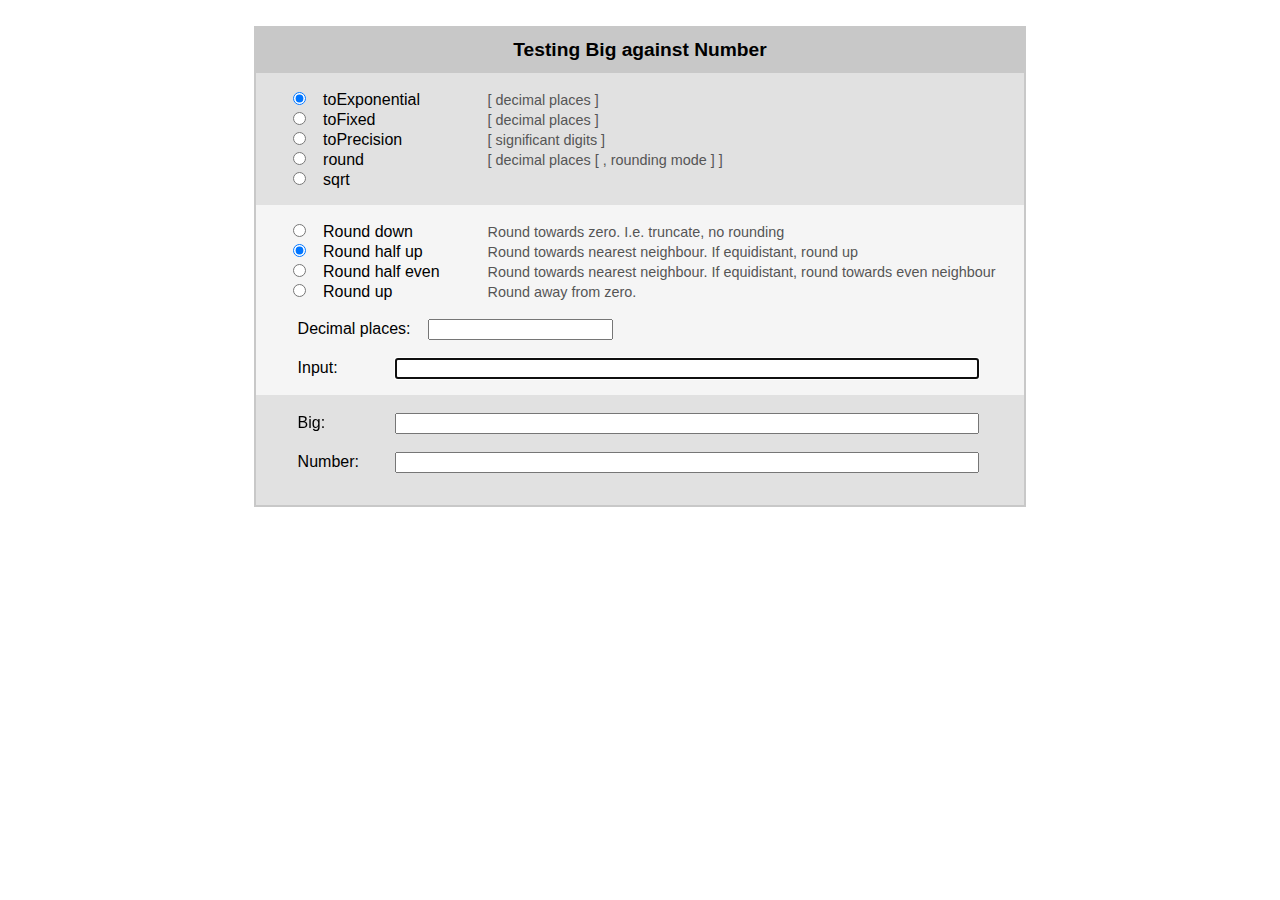
<file: js/big.js-master/test/browser/big-vs-number.html>
<!DOCTYPE html>
<html lang='en'>
<head>
  <meta charset='utf-8' />
  <meta name="Author" content="M Mclaughlin">
  <title>Testing Big against Number</title>
  <style>
    body,ul,form,h1,div{margin:0;padding:0;}
    body{font-family:Calibri, Arial, Sans-Serif;}
    form{width:48em;border:2px solid #c8c8c8;margin:1.6em auto;}
    h1{text-align:center;font-size:1.2em;background-color:#c8c8c8;padding:.6em 0;}
    ul{list-style-type:none;color:#555;padding:1em 1em 0 2em;}
    .input,ul{background-color:#f5f5f5;}
    .input,.output{padding:0 1em 1em 2em;}
    .output,.methods{background-color:#e1e1e1;}
    .methods{padding-bottom:1em;}
    .output{padding-bottom:2em;}
    .size{width:80%;}
    label{width:10em;color:#000;margin-left:.6em;display:inline-block;}
    span{font-size:.9em;}
    .arg,.result,.dp{width:5em;margin-right:.8em;margin-top:1.2em;}
    .dp{width:auto;}
    .code{width:60em;font-family:Courier New, Courier, monospace;font-size:.8em;margin:0 auto;}
  </style>
  <script src='../../big.js'></script>
</head>
<body>
  <form>
    <h1>Testing Big against Number</h1>
    <ul class='methods'>
      <li>
        <input type='radio' id='toExponential' name=1/>
        <label for='toExponential'>toExponential</label>
        <span>[ decimal places ]</span>
      </li>
      <li>
        <input type='radio' id='toFixed' name=1/>
        <label for='toFixed'>toFixed</label>
        <span>[ decimal places ]</span>
      </li>
      <li>
        <input type='radio' id='toPrecision' name=1/>
        <label for='toPrecision'>toPrecision</label>
        <span>[ significant digits ]</span>
      </li>
      <li>
        <input type='radio' id='round' name=1/>
        <label for='round'>round</label>
        <span>[ decimal places [ , rounding mode ] ]</span>
      </li>
      <li>
        <input type='radio' id='sqrt' name=1/>
        <label for='sqrt'>sqrt</label>
      </li>
    </ul>
    <ul id='roundings'>
      <li>
        <input type='radio' id=0 name=2/>
        <label for=0 >Round down</label>
        <span>Round towards zero. I.e. truncate, no rounding</span>
      </li>
      <li>
        <input type='radio' id=1 name=2/>
        <label for=1 >Round half up</label>
        <span>Round towards nearest neighbour. If equidistant, round up</span>
      </li>
      <li>
        <input type='radio' id=2 name=2/>
        <label for=2 >Round half even</label>
        <span>Round towards nearest neighbour. If equidistant, round towards even neighbour</span>
      </li>
      <li>
        <input type='radio' id=3 name=2/>
        <label for=3 >Round up</label>
        <span>Round away from zero.</span>
      </li>
    </ul>

    <div class='input'>
      <div class='dpDiv'>
        <label class='dp' id='dpLabel' for='dp'>Decimal places:</label>
        <input type='text' id='dp' name='dp' size=20 />
      </div>
      <label class='arg' for='input'>Input:</label>
      <input class='size' type='text' id='input' name='input' />
    </div>

    <div class='output'>
      <label class='result' for='big'>Big:</label>
      <input class='size' type='text' id='big' name='big' readonly />
      <div id='number'>
        <label class='result' for='num'>Number:</label>
        <input class='size' type='text' id='num' name='num' readonly />
      </div>
    </div>
  </form>
  <div class= 'code' id='code'></div>
  <script>
(function () {
    var i, lastFocus,
        d = document,
        $ = function (id) {return d.getElementById(id)},
        $input = $('input'),
        $dp = $('dp'),
        $dpLabel = $('dpLabel'),
        $num = $('num'),
        $big = $('big'),
        $number = $('number'),
        $roundings = $('roundings'),
        $code = $('code'),
        $inputs = d.getElementsByTagName('input');

    function round() {
        var i, rb, method, mode, includeNumber, numVal,
            bigVal, isSqrt, oldDP, noDP,
            code = '',
            dp = ( $dp.value = $dp.value.replace(/\s+/g, '') ),
            input = ($input.value = $input.value.replace(/\s+/g, ''));

        if ( noDP = !/(^0$|^[1-9]\d*$)/.test(dp) ) {
            dp = ( $dp.value = '' );
        }

        if (input) {
            for (i = 0; i < 9; i++) {
                rb = $inputs[i];
                if (rb.checked) {
                    if (i < 5) method = rb.id;
                    else mode = rb.id;
                }
            }

            $num.value = $big.value = $code.innerHTML = '';
            isSqrt = method == 'sqrt';

            if (includeNumber = method != 'round') {
                try {
                    numVal = isSqrt
                        ? Math.sqrt(input)
                        : Number(input)[method]( noDP ? undefined : +dp );
                } catch(e) {
                    numVal = e;
                }

                if (isSqrt) {
                    if (!noDP) {
                        oldDP = Big.DP;
                        try {
                            Big.DP = +dp;
                        } catch(e) {
                            Big.DP = oldDP;
                            $big.value = e;
                            return;
                        }
                    }
                    code = 'Big.DP = ' + Big.DP;
                }
                Big.RM = +mode;
                if (code) code += '<br>';
                code += 'Big.RM = ' + mode;
            }

            code += "<br><br>Big('" + input + "')." + method + "(";

            if (!isSqrt) {
                if (method == 'round') {
                    if (noDP) {
                        noDP = dp = null;
                    }
                    code += dp + ", " + mode;
                } else code += dp;
            }

            code += ')<br><br>';

            if (includeNumber) {
                if (isSqrt) {
                    code += "Math.sqrt('" + input + "')";
                } else {
                    code += "Number('" + input + "')." + method + "(";
                    if (!noDP) code += dp;
                    code += ")";
                }
            }

            try {
                bigVal = new Big(input)[method]( noDP ? undefined : +dp, +mode);
            } catch(e) {
                bigVal = e;
            }

            setTimeout(function () {
                $big.value = bigVal;
                if (includeNumber) $num.value = numVal;
                $code.innerHTML = code;
            }, 100);

            if (window.console && console.log) {
                input = new Big(input);
                console.log('\nc: ' + input.c +
                            '\ne: ' + input.e +
                            '\ns: ' + input.s);
            }
        }
        lastFocus.focus();
    }

    oldDP = Big.DP = 20;
    Big.RM = 1;

    $input.value = $dp.value = $num.value = $big.value = '';
    setTimeout(function () {$input.focus()}, 0);

    for (i = 0; i < 9; i++) {
        $inputs[i].checked = false;

        $inputs[i].onclick = function () {
            if (this.id >= 0) {
                round();
            } else {
                $dpLabel.innerHTML = this.id == 'toPrecision'
                    ? 'Significant digits:'
                    : 'Decimal places:';
                $number.style.display = this.id == 'round'
                    ? 'none'
                    : 'block';
                $roundings.style.display = 'block';
                $dp.value = $big.value = $num.value = $code.innerHTML = '';
                lastFocus.focus();
            }
        };
    }

    $input.onfocus = $dp.onfocus = function () {
        lastFocus = this;
    };

    $inputs[0].checked = $inputs[6].checked = true;

    document.onkeypress = function (e) {
        if ((e || window.event).keyCode == 13) {
            round();
            return false;
        } else $num.value = $big.value = '';
    };
})();
  </script>
</body>
</html>
</file>
<file: style.css>
/*CSS Document */ /*no nekecej*/

* {
    text-align: left;
    background-color: whitesmoke;
}

header {
    background-color: whitesmoke;
}

.middle {
    text-align: center;
}

.center {
    text-align: center;
    vertical-align: top;
}

p {
    font-size: 20px;
    color: #006699;
}

h1 {
    text-align: left;
    color: #006699;
    font-size: 40;
}

form {
    font-size: 20;
    color: #006699;
    background-color: white;
}

link {
    color: #006699;
    text-decoration: none;
}

button {
    background-color: #006699;
    border: none;
    color: white;
    padding: 10px 25px;
    display: inline;
    font-size: 19px;
}

div {
    background-color: whitesmoke;
}

label {
    font-size: 20px;
    display: inline;
}

input {
    width: 40px;
    padding: 12px 20px;
    margin: 8px 0;
}
</file>
